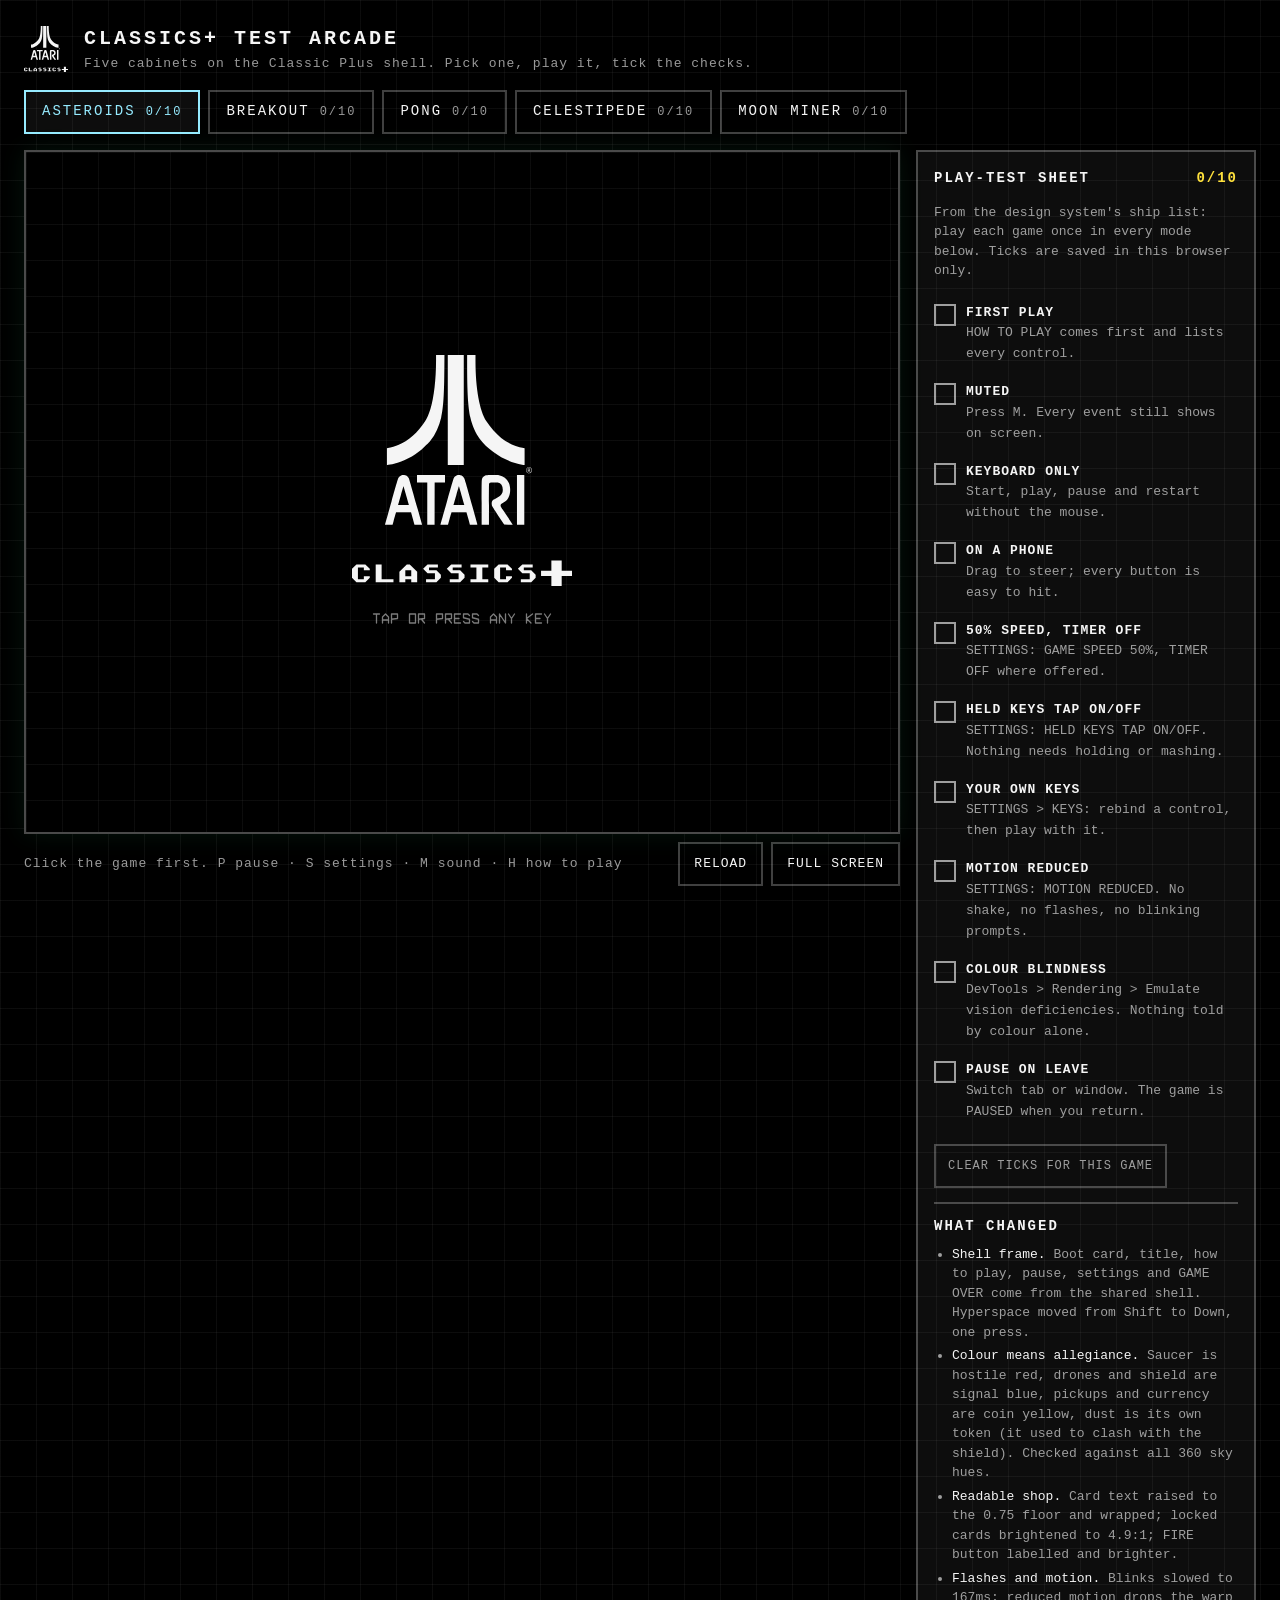
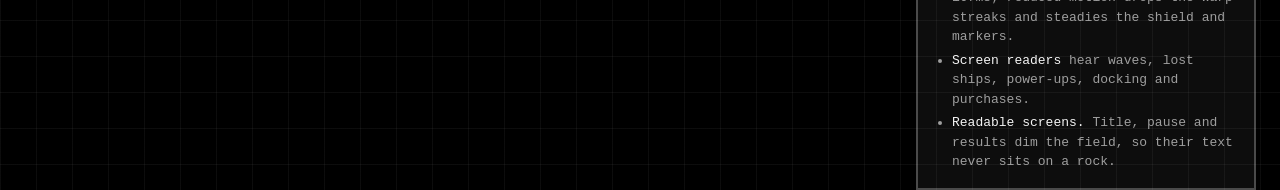
<file: index.html>
<!doctype html>
<html lang="en">
<head><meta charset="utf-8"><meta name="viewport" content="width=device-width, initial-scale=1, viewport-fit=cover">
<title>Classics+ Test Arcade</title>
<style>
/* Layout: a cabinet row. Game picker across the top, the live cabinet left, the play-test sheet right; stacks on phones.
   Single dark look on purpose: the Classic Plus system is light on near-black. Values are the kit's tokens. */
:root {
  color-scheme: dark;
  --void: #000000;
  --field-night: #14120c;
  --ink: #f5f5f5;
  --ink-muted: rgba(255, 255, 255, 0.6);
  --signal: rgb(150, 235, 255);
  --coin: rgb(255, 225, 60);
  --frame: #4a4a4a;
  --card: rgba(255, 255, 255, 0.05);
  --card-edge: rgba(255, 255, 255, 0.6);
  --card-edge-off: rgba(255, 255, 255, 0.25);
  --grid-intro: rgba(245, 245, 245, 0.05);
  --halo: 0 0 24px rgba(57, 255, 136, 0.08);
  --mono: "Courier New", Courier, monospace;
}
html, body { height: 100%; }
body {
  background-color: var(--void);
  background-image: linear-gradient(var(--grid-intro) 1px, transparent 1px), linear-gradient(90deg, var(--grid-intro) 1px, transparent 1px);
  background-size: 36px 36px;
  color: var(--ink); font-family: var(--mono); font-size: 15px; line-height: 1.5;
  padding-inline: 16px; padding-block: 16px 24px; box-sizing: border-box;
}
* { box-sizing: border-box; }
.wrap { max-width: 1280px; margin: 0 auto; display: flex; flex-direction: column; gap: 16px; }

header { display: flex; align-items: center; gap: 16px; flex-wrap: wrap; }
header img { width: 44px; height: auto; display: block; }
h1 { margin: 0; font-size: 20px; letter-spacing: 3px; text-transform: uppercase; font-weight: 700; }
.sub { margin: 0; color: var(--ink-muted); font-size: 13px; letter-spacing: 1px; }

nav { display: flex; gap: 8px; flex-wrap: wrap; }
nav button {
  font: inherit; font-size: 14px; letter-spacing: 2px; text-transform: uppercase;
  min-height: 44px; padding: 0 16px; border-radius: 0; cursor: pointer;
  background: transparent; color: var(--ink); border: 2px solid var(--card-edge-off);
  display: inline-flex; align-items: center; gap: 10px;
}
nav button:hover { border-color: var(--card-edge); }
nav button[aria-selected="true"] { border-color: var(--signal); color: var(--signal); background: var(--card); }
nav button:focus-visible, .stage-tools button:focus-visible, .sheet input:focus-visible + span, a:focus-visible { outline: 2px solid var(--coin); outline-offset: 2px; }
.count { font-size: 12px; color: var(--ink-muted); font-variant-numeric: tabular-nums; }
nav button[aria-selected="true"] .count { color: var(--signal); }

main { display: grid; grid-template-columns: minmax(0, 1fr) 340px; gap: 16px; align-items: start; }
@media (max-width: 900px) { main { grid-template-columns: minmax(0, 1fr); } }

.stage { display: flex; flex-direction: column; gap: 8px; min-width: 0; }
.screen {
  position: relative; width: 100%; background: var(--void);
  border: 2px solid var(--frame); box-shadow: var(--halo);
  height: min(76vh, 720px); min-height: 420px;
}
/* One cabinet for every game: same size and place whichever tab is open; a portrait game letterboxes inside it. */
.screen iframe { position: absolute; inset: 0; width: 100%; height: 100%; border: 0; display: block; background: var(--void); }
.stage-tools { display: flex; gap: 8px; flex-wrap: wrap; align-items: center; justify-content: space-between; color: var(--ink-muted); font-size: 13px; }
.stage-tools .keys { letter-spacing: 1px; }
.stage-tools button, .stage-tools a {
  font: inherit; font-size: 13px; letter-spacing: 1px; text-transform: uppercase; min-height: 44px; padding: 0 14px;
  background: transparent; color: var(--ink); border: 2px solid var(--card-edge-off); border-radius: 0; cursor: pointer;
  display: inline-flex; align-items: center; text-decoration: none;
}
.stage-tools button:hover, .stage-tools a:hover { border-color: var(--card-edge); }
.tools-r { display: flex; gap: 8px; flex-wrap: wrap; }

.sheet { background: var(--card); border: 2px solid var(--card-edge-off); padding: 16px; display: flex; flex-direction: column; gap: 14px; min-width: 0; }
.sheet h2 { margin: 0; font-size: 14px; letter-spacing: 2px; text-transform: uppercase; display: flex; justify-content: space-between; gap: 8px; }
.sheet h2 .tally { color: var(--coin); font-variant-numeric: tabular-nums; }
.sheet p { margin: 0; color: var(--ink-muted); font-size: 13px; }
.sheet ol { list-style: none; margin: 0; padding: 0; display: flex; flex-direction: column; gap: 2px; }
.sheet label { display: grid; grid-template-columns: 22px minmax(0, 1fr); gap: 10px; align-items: start; min-height: 44px; padding: 8px 0; cursor: pointer; font-size: 14px; }
.sheet input { position: absolute; opacity: 0; width: 1px; height: 1px; }
.box { width: 22px; height: 22px; border: 2px solid var(--card-edge); display: grid; place-items: center; font-size: 15px; line-height: 1; color: var(--void); margin-top: 1px; }
.sheet input:checked + .box { background: var(--signal); border-color: var(--signal); }
.sheet input:checked + .box::after { content: "\2713"; font-weight: 700; }
.sheet input:checked ~ .txt b { color: var(--signal); }
.txt b { display: block; font-weight: 700; letter-spacing: 1px; text-transform: uppercase; font-size: 13px; }
.txt span { color: var(--ink-muted); font-size: 13px; }
.notes { border-top: 2px solid var(--card-edge-off); padding-top: 12px; display: flex; flex-direction: column; gap: 8px; }
.notes ul { margin: 0; padding-left: 18px; font-size: 13px; color: var(--ink-muted); display: flex; flex-direction: column; gap: 4px; }
.notes li b { color: var(--ink); font-weight: 400; }
.reset { align-self: flex-start; font: inherit; font-size: 12px; letter-spacing: 1px; text-transform: uppercase; min-height: 44px; padding: 0 12px; background: transparent; color: var(--ink-muted); border: 2px solid var(--card-edge-off); border-radius: 0; cursor: pointer; }
.reset:hover { color: var(--ink); border-color: var(--card-edge); }
.sr { position: absolute; width: 1px; height: 1px; overflow: hidden; clip: rect(0 0 0 0); white-space: nowrap; }
</style>
</head>
<body>

<div class="wrap">
  <header>
    <img src="kit/logo.svg" alt="Classics+ logo">
    <div>
      <h1>Classics+ Test Arcade</h1>
      <p class="sub">Five cabinets on the Classic Plus shell. Pick one, play it, tick the checks.</p>
    </div>
  </header>

  <nav role="tablist" aria-label="Games" id="tabs"></nav>

  <main>
    <section class="stage" aria-label="Game">
      <div class="screen" id="screen"><iframe id="frame" title="Game" allow="autoplay; fullscreen"></iframe></div>
      <div class="stage-tools">
        <span class="keys">Click the game first. P pause &middot; S settings &middot; M sound &middot; H how to play</span>
        <div class="tools-r">
          <button type="button" id="reload">Reload</button>
          <button type="button" id="full">Full screen</button>
        </div>
      </div>
    </section>

    <aside class="sheet" aria-labelledby="sheet-h">
      <h2 id="sheet-h"><span>Play-test sheet</span><span class="tally" id="tally">0/0</span></h2>
      <p>From the design system's ship list: play each game once in every mode below. Ticks are saved in this browser only.</p>
      <ol id="checks"></ol>
      <button type="button" class="reset" id="reset">Clear ticks for this game</button>
      <div class="notes">
        <h2><span>What changed</span></h2>
        <ul id="notes"></ul>
      </div>
    </aside>
  </main>
  <div class="sr" aria-live="polite" id="live"></div>
</div>

<script>
(function(){
var GAMES = [
  { id: 'asteroids', name: 'Asteroids', file: 'games/asteroids.html', shape: 'wide', notes: [] },
  { id: 'breakout', name: 'Breakout', file: 'games/breakout.html', shape: 'portrait', notes: [] },
  { id: 'pong', name: 'Pong', file: 'games/pong.html', shape: 'portrait', notes: [] },
  { id: 'celestipede', name: 'Celestipede', file: 'games/celestipede.html', shape: 'wide', notes: [] },
  { id: 'moonminer', name: 'Moon Miner', file: 'games/moonminer.html', shape: 'wide', notes: [] }
];
GAMES[1].notes = [
  '<b>Point notches.</b> Bricks show their value as notches: 1 yellow, 2 green, 3 orange, 4 red. Hard bricks get a frame, steel gets hatching. The design system now draws them for every brick wall.',
  '<b>Shell frame.</b> Boot card, title, how to play, pause, settings and results come from the shared shell. Steering and tap-on/off work for the paddle.',
  '<b>Game time.</b> Physics stepped at 60Hz on shell time: pause freezes everything and GAME SPEED slows it.',
  '<b>Poem narrator</b> back on, one line at a time, read to screen readers. Lost balls and AREA COMPLETE are announced too.',
  '<b>Catch meter.</b> Filled slots are now light grey at 4.5:1 on every sky step, empty ones an outline.'
];
GAMES[2].notes = [
  '<b>Shell frame.</b> The game&rsquo;s own title, serve prompt, game-over screen and initials table are gone; the shell handles them and saves your best score.',
  '<b>Contrast.</b> Checked on every step of the colour-cycling ground. The purple peg read 2.6:1 and is now the kit&rsquo;s hard-brick colour.',
  '<b>Smash beam</b> is stepped bars, not a gradient, and can fire at most about 3 times a second.',
  '<b>Game time.</b> No more setTimeout: serves, combos and effects freeze on pause and slow with GAME SPEED.',
  '<b>Screen readers</b> hear points, lives lost and combos.',
  '<b>Steering.</b> At 100% the paddle sits under your finger. At other STEERING settings a drag moves it by your finger&rsquo;s travel times the setting.'
];
GAMES[0].notes = [
  '<b>Shell frame.</b> Boot card, title, how to play, pause, settings and GAME OVER come from the shared shell. Hyperspace moved from Shift to Down, one press.',
  '<b>Colour means allegiance.</b> Saucer is hostile red, drones and shield are signal blue, pickups and currency are coin yellow, dust is its own token (it used to clash with the shield). Checked against all 360 sky hues.',
  '<b>Readable shop.</b> Card text raised to the 0.75 floor and wrapped; locked cards brightened to 4.9:1; FIRE button labelled and brighter.',
  '<b>Flashes and motion.</b> Blinks slowed to 167ms; reduced motion drops the warp streaks and steadies the shield and markers.',
  '<b>Screen readers</b> hear waves, lost ships, power-ups, docking and purchases.',
  '<b>Readable screens.</b> Title, pause and results dim the field, so their text never sits on a rock.'
];
GAMES[3].notes = [
  '<b>No mashing.</b> FIRE autofires while down; with HELD KEYS on TAP ON/OFF one press keeps firing. On touch it fires on its own and you only drag.',
  '<b>Never colour alone.</b> Pickups carry a letter (M R S W B C), buff bars are lettered, two-hit comets show a second diamond, weak queen segments crack.',
  '<b>Flashes.</b> Explosions no longer cycle colours at 24 a second and the beam no longer flickers. Reduced motion cuts shake and star drift.',
  '<b>Shell frame.</b> Its own title, pause, game-over, initials table, sound button and test buttons are gone; your old best score carries over.',
  '<b>Messages STAY</b> holds the wave banner until you press Space or tap.',
  '<b>Enemies look like enemies.</b> Both saucers are enemy red, never the player&rsquo;s blue. Colours were measured for colour blindness; the three close pairs are told apart by shape and letters.'
];
GAMES[4].notes = [
  '<b>Crashes end the run.</b> A crash or failed mission now goes to the shell&rsquo;s result screen; PLAY AGAIN retries the mission. Your campaign (map, credits, upgrades) is kept. N twice on the star map starts a new one.',
  '<b>Timer off</b> makes the drill clock stop for practice. <b>Messages STAY</b> holds the end-of-moon tally.',
  '<b>Never colour alone.</b> Gems carry marks by value, dug pads go grey and dashed, brittle decks are cracked, fuel says LOW.',
  '<b>Flashes.</b> Full-screen flashes are under 9% and at most 3 a second, and off under reduced motion, which also cuts shake and the post-casino double vision.',
  '<b>Controls.</b> S now opens settings, so WASD&rsquo;s S is gone; use Down. L leaves the shop or casino.',
  '<b>Two reds never mix.</b> On moons with saucers or lava, mistakes like LOW FUEL show in white with words and blinking. The glow was measured and toned down so text stays readable beside it.'
];
var CHECKS = [
  ['First play', 'HOW TO PLAY comes first and lists every control.'],
  ['Muted', 'Press M. Every event still shows on screen.'],
  ['Keyboard only', 'Start, play, pause and restart without the mouse.'],
  ['On a phone', 'Drag to steer; every button is easy to hit.'],
  ['50% speed, timer off', 'SETTINGS: GAME SPEED 50%, TIMER OFF where offered.'],
  ['Held keys tap on/off', 'SETTINGS: HELD KEYS TAP ON/OFF. Nothing needs holding or mashing.'],
  ['Your own keys', 'SETTINGS > KEYS: rebind a control, then play with it.'],
  ['Motion reduced', 'SETTINGS: MOTION REDUCED. No shake, no flashes, no blinking prompts.'],
  ['Colour blindness', 'DevTools > Rendering > Emulate vision deficiencies. Nothing told by colour alone.'],
  ['Pause on leave', 'Switch tab or window. The game is PAUSED when you return.']
];
function load(k, d){ try { var v = localStorage.getItem(k); return v ? JSON.parse(v) : d; } catch (e) { return d; } }
function save(k, v){ try { localStorage.setItem(k, JSON.stringify(v)); } catch (e) {} }
var ticks = load('cpta:ticks', {});
var current = null;
var tabs = document.getElementById('tabs'), frame = document.getElementById('frame'), screen = document.getElementById('screen');
var live = document.getElementById('live');

function done(id){ var t = ticks[id] || {}; var n = 0; for (var k in t) if (t[k]) n++; return n; }
function renderTabs(){
  tabs.innerHTML = '';
  GAMES.forEach(function(g){
    var b = document.createElement('button');
    b.type = 'button'; b.setAttribute('role', 'tab'); b.id = 'tab-' + g.id;
    b.setAttribute('aria-selected', current && current.id === g.id ? 'true' : 'false');
    b.innerHTML = '<span>' + g.name + '</span><span class="count">' + done(g.id) + '/' + CHECKS.length + '</span>';
    b.addEventListener('click', function(){ select(g.id, true); });
    tabs.appendChild(b);
  });
}
function renderSheet(){
  var ol = document.getElementById('checks'); ol.innerHTML = '';
  var t = ticks[current.id] || {};
  CHECKS.forEach(function(c, i){
    var li = document.createElement('li');
    li.innerHTML = '<label><input type="checkbox" id="chk-' + i + '"' + (t[i] ? ' checked' : '') + '><span class="box" aria-hidden="true"></span><span class="txt"><b>' + c[0] + '</b><span>' + c[1] + '</span></span></label>';
    li.querySelector('input').addEventListener('change', function(e){
      ticks[current.id] = ticks[current.id] || {}; ticks[current.id][i] = e.target.checked; save('cpta:ticks', ticks);
      renderTabs(); tally();
    });
    ol.appendChild(li);
  });
  var ul = document.getElementById('notes'); ul.innerHTML = '';
  current.notes.forEach(function(n){ var li = document.createElement('li'); li.innerHTML = n; ul.appendChild(li); });
  tally();
}
function tally(){ document.getElementById('tally').textContent = done(current.id) + '/' + CHECKS.length; }
function select(id, focusGame){
  current = GAMES.filter(function(g){ return g.id === id; })[0] || GAMES[0];
  save('cpta:game', current.id);
  frame.title = current.name;
  frame.src = current.file;
  renderTabs(); renderSheet();
  live.textContent = current.name + ' loaded.';
  if (focusGame) frame.addEventListener('load', function f(){ frame.removeEventListener('load', f); try { frame.contentWindow.focus(); } catch (e) {} });
}
document.getElementById('reload').addEventListener('click', function(){ frame.src = current.file; });
document.getElementById('full').addEventListener('click', function(){
  var el = screen; var p = el.requestFullscreen ? el.requestFullscreen() : null;
  if (p && p.catch) p.catch(function(){});
});
document.getElementById('reset').addEventListener('click', function(){ ticks[current.id] = {}; save('cpta:ticks', ticks); renderTabs(); renderSheet(); });
tabs.addEventListener('keydown', function(e){
  if (e.key !== 'ArrowRight' && e.key !== 'ArrowLeft') return;
  var i = GAMES.indexOf(current) + (e.key === 'ArrowRight' ? 1 : -1);
  i = (i + GAMES.length) % GAMES.length; select(GAMES[i].id); document.getElementById('tab-' + GAMES[i].id).focus();
});
var hash = (location.hash || '').slice(1);
select(GAMES.some(function(g){ return g.id === hash; }) ? hash : load('cpta:game', 'asteroids'));
})();
</script>
</body>
</html>
</file>
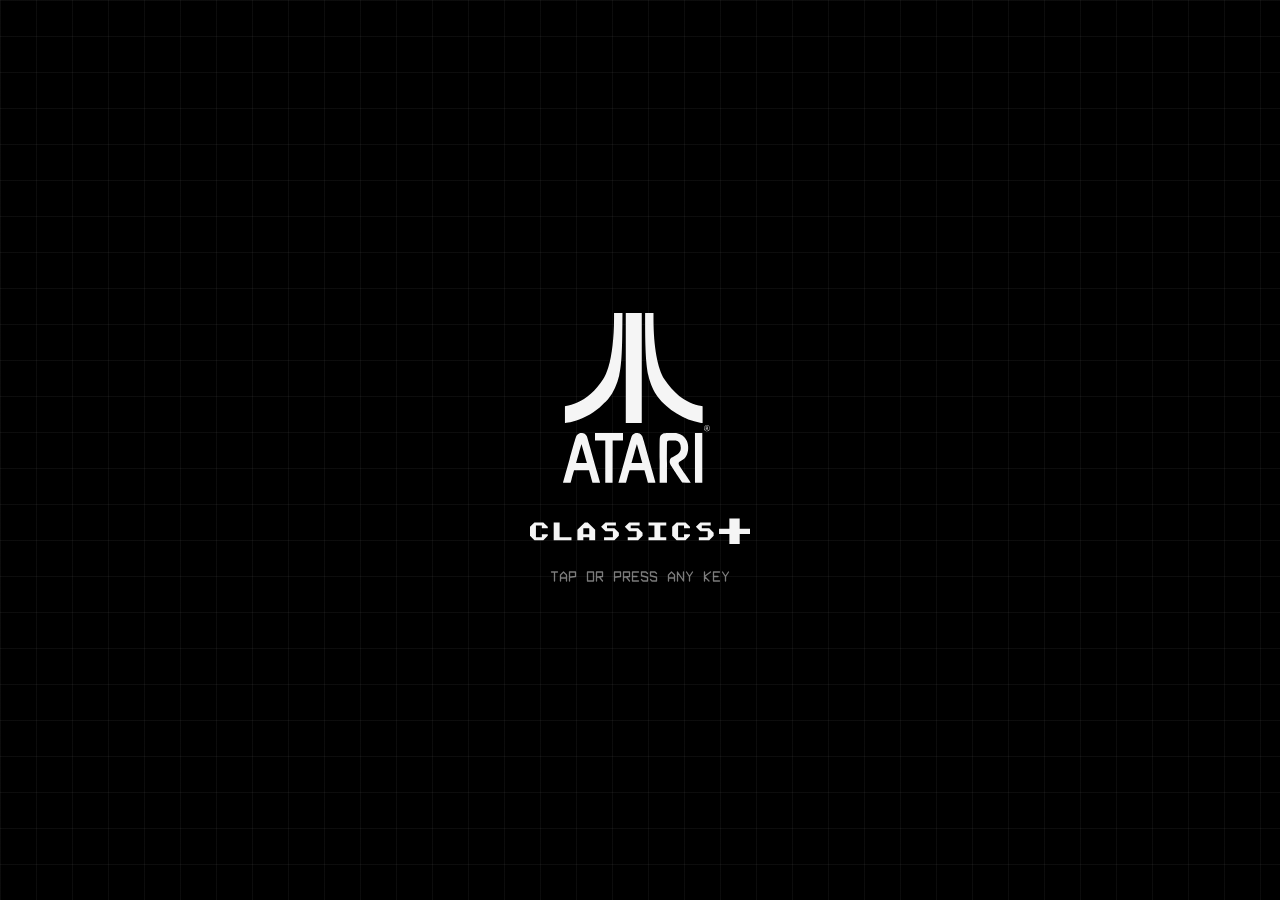
<file: games/asteroids.html>
<!DOCTYPE html>
<html lang="en">
<head>
<meta charset="UTF-8">
<meta name="viewport" content="width=device-width, initial-scale=1, maximum-scale=1, user-scalable=no, viewport-fit=cover">
<title>Asteroids</title>
<link rel="stylesheet" href="../kit/tokens.css">
<link rel="stylesheet" href="../kit/bundle.css">
<style>
  html, body { margin: 0; padding: 0; height: 100%; overflow: hidden; overscroll-behavior: none; background: var(--void); }
  /* The shell's 1px live region lands below the full-height stage; pin it inside so the page never overflows. */
  #game { outline: none; touch-action: none; -webkit-tap-highlight-color: transparent; }
</style>
</head>
<body>
<div id="wrap" class="cp-stage-wide">
  <canvas id="game" class="cp-canvas-wide" aria-label="Asteroids: arcade game field"></canvas>
</div>
<script src="../kit/bundle.js"></script>
<script>
(function() {
  // Classic Plus port: the frame (title, how to play, settings, pause, sound,
  // game over, restart) comes from ClassicPlus.createShell; the game keeps its
  // own rules, station and shop. All time runs on shell.tick, so pause and
  // GAME SPEED reach every clock.
  const CP = window.ClassicPlus;
  const COLORS = CP.COLORS;
  const canvas = document.getElementById('game');
  // The shell announces start, pause and the result; the game says its own events through the same live region.
  function say(text) { if (shell) shell.say(text); }
  function pad2(n) { return String(n).padStart(2, '0'); }
  let shell = null; // created at the bottom, once every function exists

  // Currency collected from yellow pickups - resets to zero each game over.
  let currency = 0;
  const ctx = canvas.getContext('2d');
  const wrapEl = document.getElementById('wrap');
  let W, H;

  function resizeCanvas() {
    // Cap the play area's absolute size so a big desktop monitor doesn't
    // just stretch the same fixed-size entities across a vastly larger
    // canvas (wide layout: up to 1000x800, letterboxed in void).
    const MAX_CANVAS_W = 1000;
    const MAX_CANVAS_H = 800;
    W = canvas.width = Math.max(1, Math.round(Math.min(wrapEl.clientWidth || window.innerWidth, MAX_CANVAS_W)));
    H = canvas.height = Math.max(1, Math.round(Math.min(wrapEl.clientHeight || window.innerHeight, MAX_CANVAS_H)));
    recomputeWarpConstants();
    recomputeUIScale();
    buildStars();
    clampEntitiesToBounds();
  }
  window.addEventListener('resize', resizeCanvas);
  window.addEventListener('orientationchange', resizeCanvas);
  const TWO_PI = Math.PI * 2;

  function rand(min, max) { return Math.random() * (max - min) + min; }
  function lerp(a, b, t) { return a + (b - a) * t; }
  function lerpAngle(a, b, t) {
    let diff = (b - a) % TWO_PI;
    if (diff > Math.PI) diff -= TWO_PI;
    if (diff < -Math.PI) diff += TWO_PI;
    return a + diff * t;
  }
  function smoothstep(t) { return t * t * (3 - 2 * t); }
  function wrap(obj) {
    if (obj.x < -obj.r) obj.x = W + obj.r;
    if (obj.x > W + obj.r) obj.x = -obj.r;
    if (obj.y < -obj.r) obj.y = H + obj.r;
    if (obj.y > H + obj.r) obj.y = -obj.r;
  }
  function dist(a, b) {
    const dx = a.x - b.x, dy = a.y - b.y;
    return Math.sqrt(dx*dx + dy*dy);
  }

  // ---------- Sound: the kit synth (volume and mute come from the shell) ----------
  const syn = CP.createSynth();
  const sfx = Object.assign({}, syn.sfx, {
    hyperspace: () => syn.beep(300, 0.15, 'sine', 0.1)
  });

  // ---------- Thrust hiss (filtered noise on the synth's context, scaled by VOLUME, silent when muted) ----------
  let thrustNodes = null;
  let thrustSoundOn = false;

  function ensureThrustNodes() {
    if (thrustNodes) return thrustNodes;
    const ac = syn.context();
    if (!ac) return null;
    try {
      const bufferSize = ac.sampleRate * 2;
      const buffer = ac.createBuffer(1, bufferSize, ac.sampleRate);
      const data = buffer.getChannelData(0);
      for (let i = 0; i < bufferSize; i++) data[i] = Math.random() * 2 - 1;

      const noise = ac.createBufferSource();
      noise.buffer = buffer;
      noise.loop = true;

      const filter = ac.createBiquadFilter();
      filter.type = 'bandpass';
      filter.frequency.value = 934;
      filter.Q.value = 0.5;

      const gain = ac.createGain();
      gain.gain.value = 0;

      noise.connect(filter);
      filter.connect(gain);
      gain.connect(ac.destination);
      noise.start();

      thrustNodes = { noise, filter, gain };
    } catch (e) {}
    return thrustNodes;
  }

  function setThrustSound(on) {
    const nodes = ensureThrustNodes();
    if (!nodes) return;
    const ac = syn.context();
    const now = ac.currentTime;
    nodes.gain.gain.cancelScheduledValues(now);
    nodes.gain.gain.setValueAtTime(nodes.gain.gain.value, now);
    nodes.filter.frequency.cancelScheduledValues(now);
    nodes.filter.frequency.setValueAtTime(nodes.filter.frequency.value, now);
    if (on && !syn.muted) {
      nodes.gain.gain.linearRampToValueAtTime(0.06 * syn.volume, now + 0.1);
      nodes.filter.frequency.linearRampToValueAtTime(2002, now + 0.2);
    } else {
      nodes.gain.gain.linearRampToValueAtTime(0, now + 0.3);
      nodes.filter.frequency.linearRampToValueAtTime(667, now + 0.3);
    }
  }
  function stopThrustSound() {
    if (thrustSoundOn) { setThrustSound(false); thrustSoundOn = false; }
  }
  // ---------- Game state ----------
  let ship, bullets, asteroids, particles, saucer, saucerBullets, trail, pickups;
  let score = 0, lives = 3, level = 1;
  let state = 'idle'; // idle (before the first start), playing, levelstart, approaching, docked, shop, gameover
  let rocksDestroyed = 0;
  let stateTimer = 0;
  let extraLifeScore = 10000;


  // dust gathering + buffs
  const DUST_THRESHOLD = 100;
  const BUFF_DURATION = 480; // 8 seconds at 60fps
  const MAGNET_RADIUS = 140;
  const MAGNET_SPEED_THRESHOLD = 2.2;
  const BUFF_TYPES = ['spread', 'rapid', 'shield'];
  const BUFF_NAMES = { spread: 'SPREAD SHOT', rapid: 'RAPID FIRE', shield: 'SHIELD' };
  const SHIELD_RADIUS_MULT = 3.4; // ship.r * this = shield ring radius (doubled from original)
  let dustCollected = 0;
  let activeBuff = null; // { type, timer }
  let nextBuffType = null; // queued up while dust collects toward the next activation

  // heartbeat pacing
  const HEARTBEAT_MAX_FRAMES = 55; // slowest pulse (level just started)
  const HEARTBEAT_MIN_FRAMES = 14; // fastest pulse (almost cleared)
  let initialAsteroidCount = 0;
  let heartbeatTimer = HEARTBEAT_MAX_FRAMES;
  let heartbeatToggle = false;

  // level-clear hyperspace transition
  const LEVEL_TRANSITION_FRAMES = 240;
  const WARP_FADE_START = 0.50; // fraction of transition duration where fly-in ends and fade-out begins
  const WARP_ASTEROID_SPAWN_T = 0.88; // spawn the new wave once streaks have mostly faded out
  const WARP_SHIP_MIN_SCALE = 0.20;
  const ASTEROID_FADE_IN_FRAMES = 60;
  let WARP_ORIGIN_X = 0;
  let WARP_ORIGIN_Y = 0; // recomputed on resize - the ship's known end position (screen center)
  let WARP_CENTER_MASK_RADIUS = 0; // no streaks at all inside this radius
  let WARP_OUTER_MIN = 0;
  let WARP_OUTER_MAX = 0; // out toward the corners
  function recomputeWarpConstants() {
    WARP_ORIGIN_X = W / 2;
    WARP_ORIGIN_Y = H / 2;
    WARP_CENTER_MASK_RADIUS = Math.min(W, H) * 0.20;
    WARP_OUTER_MIN = WARP_CENTER_MASK_RADIUS * 1.3;
    WARP_OUTER_MAX = Math.sqrt(W*W + H*H) / 2 * 1.05;
  }

  // HUD/menu text was sized for the game's original 900x700 reference canvas.
  // Now that the canvas matches the real screen (often much smaller in
  // absolute pixels on a phone), scale text/margins down to match, so it
  // doesn't look oversized on small screens or tiny on large ones.
  // Global glow reduction: every ctx.shadowBlur value in the game is
  // multiplied by this, so overall glow intensity can be tuned in one
  // place rather than hunting down dozens of individual values.
  const GLOW_SCALE = 0.55;
  let UI_SCALE = 1;
  // Asteroid density scale: a fixed asteroid count feels sparser the more
  // screen area there is to spread across, and denser (more frantic) the
  // less there is - especially along whichever axis is shortest. Scaling
  // count by actual screen area (relative to the ~700x700 reference this
  // game was tuned at) keeps density, and therefore intensity, consistent
  // across very different window shapes/sizes instead of just leaving a
  // wide short window naturally more cramped than a tall narrow one.
  let GAMEPLAY_SCALE = 1;
  function recomputeUIScale() {
    UI_SCALE = CP.uiScale(W, H);
    GAMEPLAY_SCALE = CP.gameplayScale(W, H);
  }
  const WARP_SPAWN_RATE = 13.2; // streaks spawned per frame at full intensity
  const WARP_GROW_FRAMES = 5;   // snaps to full length almost immediately
  const WARP_HOLD_FRAMES = 7;   // brief hold at full brightness/length
  const WARP_SHRINK_FRAMES = 18; // then contracts back to a point and fades
  const WARP_STREAK_LIFE = WARP_GROW_FRAMES + WARP_HOLD_FRAMES + WARP_SHRINK_FRAMES;
  let levelSpawnedThisTransition = false;
  let transitionShip = null; // { startX, startY, startAngle }
  let warpIntensity = 0;
  let warpStreaks = [];
  let warpSpawnAccumulator = 0;

  // ---------- Space station visits ----------
  // Every WAVES_UNTIL_STATION cleared waves, instead of a new asteroid field
  // the warp leads to the space station: fly in, dock, then spend currency
  // in the upgrade shop before the next wave begins.
  const WAVES_UNTIL_STATION = 4;
  let wavesSinceStation = 0;
  let pendingStationVisit = false;

  const STATION_SPIN_RATE = 0.0018;
  const STATION_SPIN_MULTIPLIER = 1;
  const ENGINE_PUSH_RADIUS_RATIO = 0.55;
  const ENGINE_PUSH_FORCE = 0.06;
  // The 4 corner engine shapes (Engine1/path60/Engine4/path62) at the
  // concave inner corners of the cross, where adjacent arms meet - computed
  // from each shape's centroid in the updated station SVG.
  const ENGINE_LOCAL_OFFSETS = [
    { x: -0.34779, y:  0.34778 }, // "Engine1" (bottom-left)
    { x: -0.34779, y: -0.34778 }, // "path60"  (top-left)
    { x:  0.34772, y:  0.34778 }, // "Engine4" (bottom-right)
    { x:  0.34772, y: -0.34778 }  // "path62"  (top-right)
  ];
  // Landing pads: the new station is a symmetric cross, so all 4 arm tips
  // are identical pads. Each pad is the outer half of its arm - from the
  // hub boundary out to the tip - defined here as ratios of the station's
  // own width (both come out to clean 0.25/0.5 given the source SVG's
  // exact 2:1 proportions).
  const PAD_HALF_WIDTH_RATIO = 0.25;   // half the arm's thickness
  const PAD_OUTER_DIST_RATIO = 0.5;    // distance from center to the arm tip
  const PAD_DEPTH_PX = 75;             // flat pixel depth (tuned previously, kept as-is regardless of station size)
  // 4 directions in the station's own local space, each as an outward unit
  // vector plus its perpendicular (for measuring how centered the ship is
  // across the opening).
  const STATION_PAD_DIRECTIONS = [
    { ox: 1, oy: 0, px: 0, py: 1 },   // right
    { ox: -1, oy: 0, px: 0, py: 1 },  // left
    { ox: 0, oy: 1, px: 1, py: 0 },   // bottom
    { ox: 0, oy: -1, px: 1, py: 0 }   // top
  ];
  // Collision hull: the union of the two body rects (a plus shape), so
  // being inside means being within the vertical bar's width OR the
  // horizontal bar's width - this matches STATION_BODY_RECTS almost
  // exactly, just expressed as ratios for the collision check.
  const STATION_HULL_HALF_THICKNESS_RATIO = 0.25;

  let station = null; // { x, y, width, alpha, angle, parked, arrival }
  let stationEngineSmoke = [];
  let stationDockFadeT = 0;
  let stationShopFadeT = 0;
  let stationShopMessage = '';
  let stationShopMessageTimer = 0;
  let stationSelectedCard = 0;
  let dockingResultText = '';


  function newShip() {
    return {
      x: W/2, y: H/2,
      vx: 0, vy: 0,
      angle: -Math.PI/2,
      r: 14,
      thrusting: false,
      canShoot: true,
      shootCooldown: 0,
      invincible: 120,
      blinkOn: true,
      hyperCooldown: 0,
      scale: 1
    };
  }

  function resetGame() {
    score = 0;
    lives = 3;
    level = 1;
    currency = 0;
    sky.hue = sky.start;
    rocksDestroyed = 0;
    ship = newShip();
    bullets = [];
    saucerBullets = [];
    particles = [];
    trail = [];
    pickups = [];
    saucer = null;
    extraLifeScore = 10000;
    dustCollected = 0;
    activeBuff = null;
    nextBuffType = pickRandomBuffType();
    wavesSinceStation = 0;
    pendingStationVisit = false;
    station = null;
    stationEngineSmoke = [];
    stationDockFadeT = 0;
    stationShopFadeT = 0;
    stationSelectedCard = 0;
    stationShopPage = 0;
    stationShopLine = '';
    dockingResultText = '';
    for (const u of UPGRADES) {
      if (u.type === 'onetime') u.owned = false;
      else { u.level = 0; u.purchasedThisVisit = false; }
    }
    missiles = [];
    totalShotsFired = 0;
    droneBaseAngle = 0;
    droneCooldowns = [0, 0, 0];
    startLevel();
  }

  function startLevel() {
    asteroids = [];
    const num = Math.max(1, Math.round((3 + level) * GAMEPLAY_SCALE));
    for (let i = 0; i < num; i++) {
      spawnAsteroid('large');
    }
    initialAsteroidCount = asteroids.length;
    heartbeatTimer = HEARTBEAT_MAX_FRAMES;
  }

  function spawnAsteroid(size, x, y) {
    let r;
    if (size === 'large') r = 45;
    else if (size === 'medium') r = 25;
    else r = 13;

    if (x === undefined) {
      // spawn away from ship
      do {
        x = rand(0, W);
        y = rand(0, H);
      } while (ship && dist({x,y}, ship) < 150);
    }

    const angle = rand(0, TWO_PI);
    const speedBase = size === 'large' ? 1 : size === 'medium' ? 1.6 : 2.4;
    const speed = rand(speedBase*0.5, speedBase);

    const verts = [];
    const vertCount = Math.floor(rand(8, 13));
    for (let i = 0; i < vertCount; i++) {
      verts.push(rand(0.75, 1.25));
    }

    asteroids.push({
      x, y, r, size,
      vx: Math.cos(angle) * speed,
      vy: Math.sin(angle) * speed,
      angle: rand(0, TWO_PI),
      spin: rand(-0.02, 0.02),
      verts,
      spawnTimer: 0
    });
  }

  function breakAsteroid(a) {
    const idx = asteroids.indexOf(a);
    if (idx >= 0) asteroids.splice(idx, 1);
    rocksDestroyed++;

    if (a.size === 'large') {
      score += 20; sfx.bangLarge();
      for (let i = 0; i < 2; i++) spawnAsteroid('medium', a.x, a.y);
    } else if (a.size === 'medium') {
      score += 50; sfx.bangMedium();
      for (let i = 0; i < 2; i++) spawnAsteroid('small', a.x, a.y);
    } else {
      score += 100; sfx.bangSmall();
    }
    spawnDebris(a.x, a.y, 16);
    maybeSpawnPickup(a.x, a.y);
    checkExtraLife();
    updateHud();

    checkLevelComplete();
  }

  function checkLevelComplete() {
    if (state === 'playing' && asteroids.length === 0 && !saucer) {
      state = 'levelstart';
      stateTimer = LEVEL_TRANSITION_FRAMES;
      level++;
      transitionShip = { startX: ship.x, startY: ship.y, startAngle: ship.angle };
      ship.vx = 0;
      ship.vy = 0;
      warpIntensity = 0;
      particles = [];
      trail = [];
      levelSpawnedThisTransition = false;
      activeBuff = null;
      warpStreaks = [];
      warpSpawnAccumulator = 3;
      bullets = [];
      saucerBullets = [];
      pickups = [];
      missiles = [];

      say('Wave ' + pad2(level - 1) + ' clear.');
      wavesSinceStation++;
      if (wavesSinceStation >= WAVES_UNTIL_STATION) {
        wavesSinceStation = 0;
        pendingStationVisit = true;
      } else {
        pendingStationVisit = false;
      }
    }
  }

  function checkExtraLife() {
    if (score >= extraLifeScore) {
      lives++;
      extraLifeScore += 10000;
      sfx.extraLife();
      say('Extra ship. ' + lives + ' ships.');
      updateHud();
    }
  }

  const MAX_PARTICLES = 500;

  function spawnDebris(x, y, count) {
    for (let i = 0; i < count; i++) {
      const angle = rand(0, TWO_PI);
      const speed = rand(1, 4.5);
      const life = rand(360, 700); // dust lingers for a long time
      particles.push({
        x, y,
        vx: Math.cos(angle)*speed,
        vy: Math.sin(angle)*speed,
        life: life,
        maxLife: life,
        size: rand(1, 3),
        r: 2.5
      });
    }
    // keep the total bounded so long-lived dust doesn't accumulate forever
    if (particles.length > MAX_PARTICLES) {
      particles.splice(0, particles.length - MAX_PARTICLES);
    }
  }

  function updateHud() {
    // HUD is drawn fresh from game state each frame in drawHud(); nothing to sync here.
  }

  // ---------- Saucer ----------
  let saucerTimer = 300;
  function maybeSpawnSaucer() {
    if (saucer) return;
    saucerTimer--;
    if (saucerTimer <= 0) {
      const fromLeft = Math.random() < 0.5;
      saucer = {
        x: fromLeft ? -30 : W + 30,
        y: rand(80, H - 80),
        vx: fromLeft ? rand(1.5, 2.5) : -rand(1.5, 2.5),
        vy: 0,
        r: 32,
        shootTimer: 60,
        changeTimer: 90,
        large: Math.random() < 0.5
      };
      saucerTimer = rand(600, 1200);
    }
  }

  function updateSaucer() {
    if (!saucer) return;
    saucer.x += saucer.vx;
    saucer.changeTimer--;
    if (saucer.changeTimer <= 0) {
      saucer.vy = rand(-1.5, 1.5);
      saucer.changeTimer = rand(40, 90);
    }
    saucer.y += saucer.vy;
    if (saucer.y < 30) saucer.y = 30;
    if (saucer.y > H - 30) saucer.y = H - 30;

    saucer.shootTimer--;
    if (saucer.shootTimer <= 0) {
      saucer.shootTimer = rand(60, 100);
      sfx.saucer();
      let angle;
      if (saucer.large) {
        angle = rand(0, TWO_PI);
      } else {
        angle = Math.atan2(ship.y - saucer.y, ship.x - saucer.x) + rand(-0.2, 0.2);
      }
      saucerBullets.push({
        x: saucer.x, y: saucer.y,
        vx: Math.cos(angle) * 5,
        vy: Math.sin(angle) * 5,
        life: 90
      });
    }

    if (saucer.x < -50 || saucer.x > W + 50) {
      saucer = null;
      checkLevelComplete();
    }
  }

  // ---------- Input ----------
  // Flight keys are shell actions (rebindable, HELD KEYS can make them
  // tap-on/tap-off). The station shop is a menu: arrows, Enter and Space, plus
  // the player's own turn / thrust / fire keys. This listener is registered
  // before the shell's, so in the shop it sees the key first and keeps it.
  function shopKeyIntent(key) {
    const name = CP.keyName(key);
    if (key === 'arrowleft' || name === shell.keyFor('left')) return 'left';
    if (key === 'arrowright' || name === shell.keyFor('right')) return 'right';
    if (key === 'arrowup' || name === shell.keyFor('thrust')) return 'up';
    if (key === 'arrowdown' || name === shell.keyFor('hyper')) return 'down';
    if (key === 'enter' || key === ' ' || name === shell.keyFor('fire')) return 'select';
    return null;
  }
  window.addEventListener('keydown', (e) => {
    if (e.ctrlKey || e.metaKey || e.altKey) return;
    if (!shell || !shell.isPlaying() || state !== 'shop') return;
    const intent = shopKeyIntent((e.key || '').toLowerCase());
    if (!intent) return;
    e.preventDefault();
    e.stopImmediatePropagation();
    if (intent === 'select' && e.repeat) return;
    shopInput();
    shopNavigate(intent);
  }, true);
  // Clicking or tapping the canvas keeps keyboard focus on it (the page may sit in an iframe).
  canvas.addEventListener('pointerdown', () => canvas.focus({ preventScroll: true }), true);

  // With MESSAGES on STAY, a shop message holds until the player's next key or tap.
  function shopInput() {
    if (shell.messagesStay()) stationShopMessageTimer = 0;
  }

  function shopNavigate(intent) {
    const pageItems = currentPageUpgrades();
    const cols = 2, rows = 2;
    const hasPages = totalShopPages() > 1;
    const LEAVE_INDEX = pageItems.length; // slot right after this page's items
    const PREV_INDEX = pageItems.length + 1;
    const NEXT_INDEX = pageItems.length + 2;
    const last = pageItems.length - 1;

    if (intent === 'select') {
      if (stationSelectedCard === LEAVE_INDEX) leaveStationShop();
      else if (stationSelectedCard === PREV_INDEX) changeShopPage(-1);
      else if (stationSelectedCard === NEXT_INDEX) changeShopPage(1);
      else if (pageItems[stationSelectedCard]) purchaseUpgrade(pageItems[stationSelectedCard]);
      return;
    }
    if (stationSelectedCard === LEAVE_INDEX) {
      // only up/down are meaningful from the Leave slot (it spans the row)
      if (intent === 'up') stationSelectedCard = Math.min(last, (rows - 1) * cols);
      else if (intent === 'down') stationSelectedCard = 0;
      sayShopSelection();
      return;
    }
    if (stationSelectedCard === PREV_INDEX) {
      if (intent === 'right') stationSelectedCard = 0;
      else if (intent === 'down') stationSelectedCard = LEAVE_INDEX;
      sayShopSelection();
      return;
    }
    if (stationSelectedCard === NEXT_INDEX) {
      if (intent === 'left') stationSelectedCard = Math.min(last, 1);
      else if (intent === 'down') stationSelectedCard = LEAVE_INDEX;
      sayShopSelection();
      return;
    }

    let col = stationSelectedCard % cols;
    let row = Math.floor(stationSelectedCard / cols);
    if (intent === 'left') {
      if (col === 0 && hasPages) { stationSelectedCard = PREV_INDEX; sayShopSelection(); return; }
      col = (col - 1 + cols) % cols;
    } else if (intent === 'right') {
      if (col === cols - 1 && hasPages) { stationSelectedCard = NEXT_INDEX; sayShopSelection(); return; }
      col = (col + 1) % cols;
    } else if (intent === 'up') {
      row = (row - 1 + rows) % rows;
    } else if (intent === 'down') {
      if (row === rows - 1) { stationSelectedCard = LEAVE_INDEX; sayShopSelection(); return; }
      row++;
    }
    stationSelectedCard = Math.min(last, row * cols + col);
    sayShopSelection();
  }

  function sayShopSelection() {
    const pageItems = currentPageUpgrades();
    const i = stationSelectedCard;
    if (i === pageItems.length) { say('Leave.'); return; }
    if (i === pageItems.length + 1) { say('Previous page.'); return; }
    if (i === pageItems.length + 2) { say('Next page.'); return; }
    const u = pageItems[i];
    if (!u) return;
    const v = upgradeView(u);
    say(v.name.toLowerCase() + ', ' + v.desc.toLowerCase() + ', ' + (v.cost === null ? v.lockLabel.toLowerCase() : 'costs ' + v.cost + ', you have ' + currency) + '.');
  }

  // Drag-anywhere virtual joystick: wherever a finger first touches down
  // becomes the neutral center. Horizontal offset from that point steers
  // (analog - a slight drag turns slightly, a full drag turns at full
  // speed); dragging up thrusts (also analog); dragging down past a
  // threshold fires. No visible buttons - the whole canvas is the control
  // surface, and multiple simultaneous touches are supported.
  const DRAG_DEADZONE = 6;          // px of slack before any input registers
  const DRAG_TURN_RANGE = 55;       // px of horizontal drag for full turn speed
  const DRAG_THRUST_RANGE = 28;     // px dragged up for full thrust
  const DRAG_FIRE_THRESHOLD = 33;   // px dragged down to trigger fire (only used if USE_FIRE_BUTTON is false)
  // A dedicated on-screen fire button (bottom-left circle): any touch
  // currently positioned inside it fires, for as long as it's held,
  // regardless of how many other fingers are on screen doing other things.
  // That finger is purely for firing and doesn't also drive steering/thrust.
  // Set to false to revert to the original slide-down-to-fire gesture.
  const USE_FIRE_BUTTON = true;
  const dragPointers = new Map(); // pointerId -> {startX, startY, x, y, canvasX, canvasY}
  let dragTurnInput = 0;    // -1..1, analog
  let dragThrustInput = 0;  // 0..1, analog
  let dragFireActive = false;

  function clamp01(v) { return Math.max(0, Math.min(1, v)); }

  function canvasLocalXY(e) {
    // Raw screen pixels, not canvas-space: these coordinates are only ever
    // used as deltas (distance dragged), never as absolute in-game
    // positions, so keeping them in real screen pixels means the drag feel
    // stays consistent regardless of how much the canvas is scaled down
    // (e.g. a small portrait-mode display).
    const rect = canvas.getBoundingClientRect();
    return { x: e.clientX - rect.left, y: e.clientY - rect.top };
  }
  function canvasSpaceXY(e) {
    // Absolute canvas-space coordinates (matching W/H), for UI hit-testing
    // like shop cards, where actual position (not just delta) matters.
    const rect = canvas.getBoundingClientRect();
    const scaleX = canvas.width / rect.width, scaleY = canvas.height / rect.height;
    return { x: (e.clientX - rect.left) * scaleX, y: (e.clientY - rect.top) * scaleY };
  }

  function isInFireButton(canvasX, canvasY) {
    const g = fireGeometry();
    return Math.hypot(canvasX - g.cx, canvasY - g.cy) <= g.radius;
  }

  function recomputeDragInputs() {
    dragTurnInput = 0;
    dragThrustInput = 0;
    dragFireActive = false;
    for (const p of dragPointers.values()) {
      if (USE_FIRE_BUTTON && isTouchDevice) {
        if (isInFireButton(p.canvasX, p.canvasY)) {
          dragFireActive = true;
          continue; // dedicated fire finger - doesn't also drive steering
        }
      }

      const dx = p.x - p.startX;
      const dy = p.y - p.startY;

      if (Math.abs(dx) > DRAG_DEADZONE) {
        const magnitude = clamp01((Math.abs(dx) - DRAG_DEADZONE) / (DRAG_TURN_RANGE - DRAG_DEADZONE) * shell.steering());
        const signed = magnitude * Math.sign(dx);
        if (Math.abs(signed) > Math.abs(dragTurnInput)) dragTurnInput = signed;
      }
      if (dy < -DRAG_DEADZONE) {
        const upDist = -dy;
        const magnitude = clamp01((upDist - DRAG_DEADZONE) / (DRAG_THRUST_RANGE - DRAG_DEADZONE));
        if (magnitude > dragThrustInput) dragThrustInput = magnitude;
      }
      if (!USE_FIRE_BUTTON && dy > DRAG_FIRE_THRESHOLD) dragFireActive = true;
    }
  }

  // Static guess (device capability) as a sensible default before any real
  // input is observed; refined below by actual pointerType as the player
  // interacts, since capability alone is unreliable on hybrid devices
  // (e.g. a touchscreen laptop driven by mouse would still report as
  // touch-capable).
  let isTouchDevice = window.matchMedia('(pointer: coarse)').matches || navigator.maxTouchPoints > 0;

  canvas.addEventListener('pointerdown', (e) => {
    if (e.pointerType === 'touch') isTouchDevice = true;
    else if (e.pointerType === 'mouse') isTouchDevice = false;
    // The shell's capture listener has already taken taps on its own buttons and screens.
    if (!shell.isPlaying()) return;
    if (state === 'shop') {
      shopInput();
      const p = canvasSpaceXY(e);
      handleShopClick(p.x, p.y);
      return;
    }
    if (state !== 'playing' && state !== 'approaching') return;
    canvas.setPointerCapture(e.pointerId);
    const pos = canvasLocalXY(e);
    const cxy = canvasSpaceXY(e);
    dragPointers.set(e.pointerId, { startX: pos.x, startY: pos.y, x: pos.x, y: pos.y, canvasX: cxy.x, canvasY: cxy.y });
    recomputeDragInputs();
  });
  canvas.addEventListener('pointermove', (e) => {
    const p = dragPointers.get(e.pointerId);
    if (!p || !shell.isPlaying()) return;
    const pos = canvasLocalXY(e);
    const cxy = canvasSpaceXY(e);
    p.x = pos.x;
    p.y = pos.y;
    p.canvasX = cxy.x;
    p.canvasY = cxy.y;
    recomputeDragInputs();
  });
  function releaseDragPointer(e) {
    dragPointers.delete(e.pointerId);
    recomputeDragInputs();
  }
  canvas.addEventListener('pointerup', releaseDragPointer);
  canvas.addEventListener('pointercancel', releaseDragPointer);
  canvas.addEventListener('pointerleave', releaseDragPointer);

  // ---------- Update ----------
  // Base cooldowns in frames (60fps): normal fire is now deliberately slow,
  // so Fire Rate upgrades and the Rapid Fire buff both feel like a real,
  // noticeable change rather than a marginal tweak.
  const SHIP_BASE_COOLDOWN = 18;
  const SHIP_RAPID_COOLDOWN = 3;

  function fireBullet() {
    const spreadActive = activeBuff && activeBuff.type === 'spread';
    const rapidActive = activeBuff && activeBuff.type === 'rapid';
    const bulletsPerShot = spreadActive ? 3 : 1;
    const baseCooldown = rapidActive ? SHIP_RAPID_COOLDOWN : SHIP_BASE_COOLDOWN;
    const effectiveCooldown = Math.max(1, Math.round(baseCooldown * fireRateMultiplier()));
    const bulletLife = 60;
    // Steady-state bullet count at the CURRENT fire rate, plus headroom, so
    // the cap never binds during normal sustained fire (previously a flat
    // number that could exactly match, or fall below, the steady-state
    // count once Fire Rate upgrades sped things up further).
    const steadyState = Math.ceil((bulletLife / effectiveCooldown) * bulletsPerShot);
    const maxBullets = steadyState + 10;
    if (bullets.length >= maxBullets) return;

    const buffed = !!activeBuff;
    const angles = spreadActive ? [-0.22, 0, 0.22] : [0];
    for (const offset of angles) {
      const a = ship.angle + offset;
      const tipX = ship.x + Math.cos(a) * ship.r;
      const tipY = ship.y + Math.sin(a) * ship.r;
      bullets.push({
        x: tipX, y: tipY,
        vx: Math.cos(a) * 8 + ship.vx,
        vy: Math.sin(a) * 8 + ship.vy,
        life: bulletLife,
        buffed: buffed
      });
    }
    sfx.fire();
  }

  function killShip() {
    sfx.explodeShip();
    spawnDebris(ship.x, ship.y, 40);
    lives--;
    updateHud();
    stopThrustSound();
    if (lives <= 0) {
      state = 'gameover';
      stateTimer = 0;
      shell.setScore(score);
      shell.lose({ title: 'GAME OVER', lines: ['WAVE ' + pad2(level), rocksDestroyed + ' ROCKS DESTROYED'] });
    } else {
      ship = newShip();
      say('Ship lost. ' + lives + (lives === 1 ? ' ship' : ' ships') + ' left.');
    }
  }

  function updateShip() {
    let keyboardTurn = 0;
    if (shell.isDown('left')) keyboardTurn -= 1;
    if (shell.isDown('right')) keyboardTurn += 1;
    keyboardTurn *= shell.steering();
    const turnInput = Math.abs(keyboardTurn) >= Math.abs(dragTurnInput) ? keyboardTurn : dragTurnInput;
    ship.angle += turnInput * 0.06;

    const keyboardThrust = shell.isDown('thrust') ? 1 : 0;
    const thrustInput = Math.max(keyboardThrust, dragThrustInput);
    ship.thrusting = thrustInput > 0;

    if (ship.thrusting && !thrustSoundOn && !syn.muted) {
      setThrustSound(true);
      thrustSoundOn = true;
    } else if (!ship.thrusting && thrustSoundOn) {
      setThrustSound(false);
      thrustSoundOn = false;
    }

    if (ship.thrusting) {
      const thrustAccel = 0.12 * thrustMultiplier();
      ship.vx += Math.cos(ship.angle) * thrustAccel * thrustInput;
      ship.vy += Math.sin(ship.angle) * thrustAccel * thrustInput;

      // emit glowing exhaust particles from the engine, spread in a small cone
      const backX = ship.x - Math.cos(ship.angle) * ship.r * 0.6;
      const backY = ship.y - Math.sin(ship.angle) * ship.r * 0.6;
      for (let i = 0; i < 2; i++) {
        const spread = rand(-0.12, 0.12);
        const emitAngle = ship.angle + Math.PI + spread;
        const speed = rand(0.8, 1.6) * thrustInput;
        trail.push({
          x: backX, y: backY,
          vx: Math.cos(emitAngle) * speed + ship.vx * 0.4,
          vy: Math.sin(emitAngle) * speed + ship.vy * 0.4,
          life: rand(45, 70),
          maxLife: 70,
          size: rand(1.5, 3)
        });
      }
    }
    ship.vx *= 0.99;
    ship.vy *= 0.99;

    const speed = Math.sqrt(ship.vx*ship.vx + ship.vy*ship.vy);
    const maxSpeed = maxSpeedValue();
    if (speed > maxSpeed) {
      ship.vx = ship.vx / speed * maxSpeed;
      ship.vy = ship.vy / speed * maxSpeed;
    }

    ship.x += ship.vx;
    ship.y += ship.vy;
    wrap(ship);

    if (ship.shootCooldown > 0) ship.shootCooldown--;
    if ((shell.isDown('fire') || dragFireActive) && ship.shootCooldown <= 0) {
      fireBullet();
      const baseCooldown = (activeBuff && activeBuff.type === 'rapid') ? SHIP_RAPID_COOLDOWN : SHIP_BASE_COOLDOWN;
      const fireRateMult = fireRateMultiplier();
      ship.shootCooldown = Math.max(1, Math.round(baseCooldown * fireRateMult));
      totalShotsFired++;
      if (upgradeIsOwned('homing') && totalShotsFired % HOMING_MISSILE_EVERY_T1 === 0) {
        launchHomingMissile();
      }
      if (upgradeIsOwned('homing2') && totalShotsFired % HOMING_MISSILE_EVERY_T2 === 0) {
        launchHomingMissile();
      }
      if (upgradeIsOwned('homing3') && totalShotsFired % HOMING_MISSILE_EVERY_T3 === 0) {
        launchHomingMissile();
      }
    }

    if (ship.hyperCooldown > 0) ship.hyperCooldown--; // hyperspace itself is the 'hyper' action

    if (ship.invincible > 0) {
      ship.invincible--;
      ship.blinkOn = Math.floor(ship.invincible / 10) % 2 === 0;
    } else {
      ship.blinkOn = true;
    }
  }

  function updateBullets(arr) {
    for (let i = arr.length - 1; i >= 0; i--) {
      const b = arr[i];
      b.x += b.vx; b.y += b.vy;
      if (b.fadeOut !== undefined) {
        b.fadeOut--;
        if (b.fadeOut <= 0) { arr.splice(i, 1); continue; }
        continue;
      }
      b.life--;
      if (b.life <= 0) { arr.splice(i, 1); continue; }
      if (b.x < 0 || b.x > W || b.y < 0 || b.y > H) { arr.splice(i, 1); }
    }
  }

  function updateAsteroids() {
    for (const a of asteroids) {
      a.x += a.vx; a.y += a.vy;
      a.angle += a.spin;
      a.spawnTimer++;
      wrap(a);
    }
  }

  function updateParticles() {
    for (let i = particles.length - 1; i >= 0; i--) {
      const p = particles[i];
      p.x += p.vx; p.y += p.vy;
      p.vx *= 0.96; p.vy *= 0.96;
      p.life--;
      wrap(p);
      if (p.life <= 0) particles.splice(i, 1);
    }
  }

  function collectDust() {
    dustCollected++;
    sfx.collect();
    if (dustCollected >= DUST_THRESHOLD) {
      dustCollected = 0;
      triggerBuff();
    }
  }

  function pickRandomBuffType() {
    return BUFF_TYPES[Math.floor(rand(0, BUFF_TYPES.length))];
  }

  function triggerBuff() {
    if (!nextBuffType) nextBuffType = pickRandomBuffType();
    activeBuff = { type: nextBuffType, timer: Math.round(BUFF_DURATION * buffDurationMultiplier()) };
    sfx.buffUp();
    say(BUFF_NAMES[activeBuff.type].toLowerCase() + ' on.');
    nextBuffType = pickRandomBuffType();
  }

  // ---------- Pickups ----------
  // A rare bonus drop from destroyed asteroids/saucers: a chunky yellow
  // square, like a pong ball, distinct from the cyan dust particles.
  // Collecting one adds to the persistent currency, not score.
  const PICKUP_SPAWN_CHANCE = 0.08;
  const PICKUP_SIZE = 9;
  const PICKUP_LIFE = 360; // ~6 seconds before it despawns if uncollected
  const PICKUP_CURRENCY_VALUE_BASE = 10;
  const PICKUP_MAGNET_RADIUS = 130;
  const PICKUP_COLOR = '255,225,60';

  function maybeSpawnPickup(x, y) {
    if (Math.random() >= PICKUP_SPAWN_CHANCE) return;
    const angle = rand(0, TWO_PI);
    const speed = rand(0.3, 1);
    pickups.push({
      x, y,
      vx: Math.cos(angle) * speed,
      vy: Math.sin(angle) * speed,
      r: PICKUP_SIZE / 2,
      life: PICKUP_LIFE
    });
  }

  function updatePickups() {
    for (let i = pickups.length - 1; i >= 0; i--) {
      const p = pickups[i];

      if (ship) {
        const dx = ship.x - p.x, dy = ship.y - p.y;
        const distance = Math.sqrt(dx*dx + dy*dy) || 0.01;
        const effectiveRadius = PICKUP_MAGNET_RADIUS * magnetRadiusMultiplier();
        if (distance < effectiveRadius) {
          const pull = 0.5 * (1 - distance / effectiveRadius);
          p.vx += (dx / distance) * pull;
          p.vy += (dy / distance) * pull;
        }
      }

      p.x += p.vx;
      p.y += p.vy;
      p.life--;
      wrap(p);
      if (p.life <= 0) {
        pickups.splice(i, 1);
        continue;
      }
      if (ship && dist(ship, p) < ship.r + p.r) {
        pickups.splice(i, 1);
        currency += pickupValue();
        sfx.pickup();
        spawnDebris(p.x, p.y, 10);
      }
    }
  }

  // ---------- Upgrade shop ----------
  // Stackable upgrades can be bought again on a LATER visit (cost rises each
  // level), but only once per single visit. One-time upgrades (unlocks) can
  // only ever be bought once, period.
  const UPGRADES = [
    { id: 'firerate', name: 'FIRE RATE', type: 'stackable',
      baseCost: 60, costGrowth: 1.35, maxLevel: 8, level: 0, purchasedThisVisit: false,
      icon: 'fireRate', describe: (u) => '+' + Math.round((1 - Math.pow(0.9, u.level)) * 100) + '% (LV ' + u.level + ')' },
    { id: 'extralife', name: 'EXTRA LIFE', type: 'stackable',
      baseCost: 90, costGrowth: 1.25, maxLevel: 20, level: 0, purchasedThisVisit: false,
      icon: 'extraLife', describe: () => '+1 LIFE' },
    { id: 'thrustpower', name: 'THRUST POWER', type: 'stackable',
      baseCost: 50, costGrowth: 1.3, maxLevel: 8, level: 0, purchasedThisVisit: false,
      icon: 'thrust', describe: (u) => '+' + Math.round((Math.pow(1.15, u.level) - 1) * 100) + '% ACCEL' },
    { id: 'maxspeed', name: 'MAX SPEED', type: 'stackable',
      baseCost: 55, costGrowth: 1.3, maxLevel: 8, level: 0, purchasedThisVisit: false,
      icon: 'maxSpeed', describe: (u) => '+' + Math.round((Math.pow(1.1, u.level) - 1) * 100) + '% TOP SPEED' },
    { id: 'buffduration', name: 'BUFF DURATION', type: 'stackable',
      baseCost: 70, costGrowth: 1.3, maxLevel: 6, level: 0, purchasedThisVisit: false,
      icon: 'buffDuration', describe: (u) => '+' + Math.round((Math.pow(1.2, u.level) - 1) * 100) + '% LENGTH' },
    { id: 'magnetrange', name: 'DUST MAGNET', type: 'stackable',
      baseCost: 45, costGrowth: 1.3, maxLevel: 8, level: 0, purchasedThisVisit: false,
      icon: 'magnet', describe: (u) => '+' + Math.round((Math.pow(1.15, u.level) - 1) * 100) + '% RANGE' },
    { id: 'dustvalue', name: 'DUST VALUE', type: 'stackable',
      baseCost: 65, costGrowth: 1.3, maxLevel: 8, level: 0, purchasedThisVisit: false,
      icon: 'dustValue', describe: (u) => '+' + (2 * u.level) + ' PER PIXEL' },
    { id: 'homing', name: 'HOMING MISSILE', type: 'onetime',
      cost: 150, owned: false, icon: 'missile', describe: () => 'EVERY 20 SHOTS' },
    { id: 'homing2', name: 'HOMING MISSILE II', type: 'onetime', requires: 'homing',
      cost: 220, owned: false, icon: 'missile', describe: () => 'ALSO EVERY 15 SHOTS' },
    { id: 'homing3', name: 'HOMING MISSILE III', type: 'onetime', requires: 'homing2',
      cost: 320, owned: false, icon: 'missile', describe: () => 'ALSO EVERY 7 SHOTS' },
    { id: 'drone', name: 'DRONE', type: 'onetime',
      cost: 180, owned: false, icon: 'drone', describe: () => '1 DRONE, 1/4 RATE' },
    { id: 'drone2', name: 'DRONE II', type: 'onetime', requires: 'drone',
      cost: 250, owned: false, icon: 'drone', describe: () => '2 DRONES, 1/3 RATE' },
    { id: 'drone3', name: 'DRONE III', type: 'onetime', requires: 'drone2',
      cost: 350, owned: false, icon: 'drone', describe: () => '3 DRONES, 1/2 RATE' }
  ];

  function findUpgrade(id) { return UPGRADES.find(u => u.id === id); }
  function upgradeLevel(id) { const u = findUpgrade(id); return u ? (u.level || 0) : 0; }
  function upgradeIsOwned(id) { const u = findUpgrade(id); return u ? !!u.owned : false; }

  // ---------- Upgrade effect getters (used throughout gameplay) ----------
  function fireRateMultiplier() { return Math.pow(0.9, upgradeLevel('firerate')); }
  function thrustMultiplier() { return Math.pow(1.15, upgradeLevel('thrustpower')); }
  function maxSpeedValue() { return 7 * Math.pow(1.1, upgradeLevel('maxspeed')); }
  function buffDurationMultiplier() { return Math.pow(1.2, upgradeLevel('buffduration')); }
  function magnetRadiusMultiplier() { return Math.pow(1.15, upgradeLevel('magnetrange')); }
  function pickupValue() { return PICKUP_CURRENCY_VALUE_BASE + 2 * upgradeLevel('dustvalue'); }
  function droneCount() {
    if (upgradeIsOwned('drone3')) return 3;
    if (upgradeIsOwned('drone2')) return 2;
    if (upgradeIsOwned('drone')) return 1;
    return 0;
  }
  function droneFireRatio() {
    if (upgradeIsOwned('drone3')) return 2;
    if (upgradeIsOwned('drone2')) return 3;
    return 4;
  }

  function upgradeOwned(u) {
    return u.type === 'onetime' ? u.owned : u.purchasedThisVisit;
  }
  function upgradeCost(u) {
    if (u.type === 'onetime') {
      if (u.owned) return null;
      if (u.requires && !upgradeIsOwned(u.requires)) return null; // locked behind prerequisite
      return u.cost;
    }
    if (u.purchasedThisVisit) return null;
    if (u.level >= u.maxLevel) return null;
    return Math.round(u.baseCost * Math.pow(u.costGrowth, u.level));
  }
  function purchaseUpgrade(u) {
    const cost = upgradeCost(u);
    if (cost === null) return;
    if (currency < cost) {
      stationShopMessage = 'NOT ENOUGH CURRENCY';
      stationShopMessageTimer = 90;
      say('Not enough currency: ' + u.name.toLowerCase() + ' costs ' + cost + ', you have ' + currency + '.');
      return;
    }
    currency -= cost;
    if (u.type === 'onetime') {
      u.owned = true;
    } else {
      u.level++;
      u.purchasedThisVisit = true;
      if (u.id === 'extralife') lives++;
    }
    stationShopMessage = u.name + ' PURCHASED';
    stationShopMessageTimer = 90;
    say(u.name.toLowerCase() + ' purchased. ' + currency + ' left.');
    sfx.buffUp();
  }
  function resetShopVisitLimits() {
    for (const u of UPGRADES) {
      if (u.type === 'stackable') u.purchasedThisVisit = false;
    }
  }


  // ---------- Homing missile (upgrade) ----------
  const HOMING_MISSILE_EVERY_T1 = 20;
  const HOMING_MISSILE_EVERY_T2 = 15;
  const HOMING_MISSILE_EVERY_T3 = 7;
  const HOMING_MISSILE_TURN_RATE = 0.06;
  const HOMING_MISSILE_SPEED = 6;
  const HOMING_MISSILE_LIFE = 240;
  let totalShotsFired = 0;
  let missiles = [];

  function normalizeAngleDiff(a) {
    while (a > Math.PI) a -= TWO_PI;
    while (a < -Math.PI) a += TWO_PI;
    return a;
  }

  function pickMissileTarget() {
    const candidates = asteroids.slice();
    if (saucer) candidates.push(saucer);
    if (candidates.length === 0) return null;
    return candidates[Math.floor(rand(0, candidates.length))];
  }

  function launchHomingMissile() {
    const target = pickMissileTarget();
    if (!target) return;
    missiles.push({
      x: ship.x, y: ship.y,
      angle: ship.angle,
      target,
      life: HOMING_MISSILE_LIFE,
      trail: [],
      r: 4
    });
  }

  function updateMissiles() {
    for (let i = missiles.length - 1; i >= 0; i--) {
      const m = missiles[i];
      m.life--;
      const targetGone = !m.target || (asteroids.indexOf(m.target) === -1 && m.target !== saucer);
      if (targetGone) {
        m.target = pickMissileTarget();
      }
      if (m.life <= 0 || !m.target) { missiles.splice(i, 1); continue; }

      const desiredAngle = Math.atan2(m.target.y - m.y, m.target.x - m.x);
      const diff = normalizeAngleDiff(desiredAngle - m.angle);
      m.angle += Math.max(-HOMING_MISSILE_TURN_RATE, Math.min(HOMING_MISSILE_TURN_RATE, diff));

      m.trail.push({ x: m.x, y: m.y });
      if (m.trail.length > 12) m.trail.shift();

      m.x += Math.cos(m.angle) * HOMING_MISSILE_SPEED;
      m.y += Math.sin(m.angle) * HOMING_MISSILE_SPEED;
      wrap(m);

      for (const a of asteroids) {
        if (dist(m, a) < a.r) {
          missiles.splice(i, 1);
          breakAsteroid(a);
          break;
        }
      }
      if (missiles[i] !== m) continue; // consumed above
      if (saucer && dist(m, saucer) < saucer.r) {
        missiles.splice(i, 1);
        score += saucer.large ? 200 : 1000;
        updateHud();
        checkExtraLife();
        spawnDebris(saucer.x, saucer.y, 50);
        maybeSpawnPickup(saucer.x, saucer.y);
        sfx.bangMedium();
        saucer = null;
        checkLevelComplete();
      }
    }
  }

  function drawMissiles() {
    for (const m of missiles) {
      for (let i = 0; i < m.trail.length; i++) {
        const t = m.trail[i];
        const a = i / m.trail.length;
        ctx.fillStyle = 'rgba(255,150,60,' + (a*0.5).toFixed(2) + ')';
        ctx.fillRect(t.x-1.5, t.y-1.5, 3, 3);
      }
      ctx.save();
      ctx.translate(m.x, m.y);
      ctx.rotate(m.angle);
      ctx.strokeStyle = 'rgb(255,150,60)';
      ctx.shadowColor = 'rgb(255,150,60)';
      ctx.shadowBlur = 6 * GLOW_SCALE;
      ctx.lineWidth = 2;
      ctx.beginPath();
      ctx.moveTo(7, 0);
      ctx.lineTo(-5, 3.5);
      ctx.lineTo(-5, -3.5);
      ctx.closePath();
      ctx.stroke();
      ctx.restore();
    }
  }

  // ---------- Drone (upgrade) ----------
  const DRONE_ORBIT_RADIUS = 70;
  const DRONE_ORBIT_SPEED = 0.020;
  let droneBaseAngle = 0;
  let droneCooldowns = [0, 0, 0];

  function updateDrones() {
    const count = droneCount();
    if (count === 0 || !ship) return;
    droneBaseAngle += DRONE_ORBIT_SPEED;
    const ratio = droneFireRatio();
    for (let i = 0; i < count; i++) {
      const angle = droneBaseAngle + (TWO_PI / count) * i;
      const x = ship.x + Math.cos(angle) * DRONE_ORBIT_RADIUS;
      const y = ship.y + Math.sin(angle) * DRONE_ORBIT_RADIUS;

      if (droneCooldowns[i] > 0) droneCooldowns[i]--;
      if (droneCooldowns[i] <= 0) {
        const fireRateMult = fireRateMultiplier();
        const baseCooldown = (activeBuff && activeBuff.type === 'rapid') ? SHIP_RAPID_COOLDOWN : SHIP_BASE_COOLDOWN;
        droneCooldowns[i] = Math.max(1, Math.round(baseCooldown * fireRateMult)) * ratio;
        bullets.push({
          x, y,
          vx: Math.cos(angle) * 8, vy: Math.sin(angle) * 8,
          life: 60, buffed: false, fromDrone: true
        });
      }
    }
  }

  function drawDrones() {
    const count = droneCount();
    if (count === 0 || !ship) return;
    for (let i = 0; i < count; i++) {
      const angle = droneBaseAngle + (TWO_PI / count) * i;
      const x = ship.x + Math.cos(angle) * DRONE_ORBIT_RADIUS;
      const y = ship.y + Math.sin(angle) * DRONE_ORBIT_RADIUS;
      ctx.save();
      ctx.translate(x, y);
      ctx.strokeStyle = COLORS.signal;
      ctx.shadowColor = COLORS.signal;
      ctx.shadowBlur = 6 * GLOW_SCALE;
      ctx.lineWidth = 2;
      ctx.beginPath();
      ctx.arc(0, 0, 6, 0, TWO_PI);
      ctx.stroke();
      ctx.restore();
    }
  }


  function drawPickups() {
    for (const p of pickups) {
      // expiring pickups blink at most 3 times a second; steady under reduced motion
      const blink = p.life < 90 && !CP.motionReduced() ? (Math.floor(p.life / 10) % 2 === 0) : true;
      if (!blink) continue;
      ctx.save();
      ctx.fillStyle = 'rgb(' + PICKUP_COLOR + ')';
      ctx.shadowColor = 'rgb(' + PICKUP_COLOR + ')';
      ctx.shadowBlur = 8 * GLOW_SCALE;
      ctx.fillRect(Math.round(p.x - PICKUP_SIZE/2), Math.round(p.y - PICKUP_SIZE/2), PICKUP_SIZE, PICKUP_SIZE);
      ctx.restore();
    }
  }

  function resolveDustInteractions() {
    if (particles.length === 0) return;

    const shipSpeed = ship ? Math.sqrt(ship.vx*ship.vx + ship.vy*ship.vy) : 0;
    const magnetActive = state === 'playing' && ship && shipSpeed < MAGNET_SPEED_THRESHOLD;

    for (let i = particles.length - 1; i >= 0; i--) {
      const p = particles[i];

      if (state === 'playing' && ship) {
        const dx = ship.x - p.x;
        const dy = ship.y - p.y;
        const distSq = dx*dx + dy*dy;
        const distance = Math.sqrt(distSq) || 0.01;
        const effectiveMagnetRadius = MAGNET_RADIUS * magnetRadiusMultiplier();

        if (magnetActive && distance < effectiveMagnetRadius) {
          // slow ship: dust gets pulled in, stronger the closer it is
          const pull = 0.4 * (1 - distance / effectiveMagnetRadius);
          p.vx += (dx / distance) * pull;
          p.vy += (dy / distance) * pull;

          if (distance < ship.r * 0.9) {
            particles.splice(i, 1);
            collectDust();
            continue;
          }
        } else {
          // fast ship (or out of magnet range): just physically shove it aside
          const minDist = ship.r + p.r;
          if (distSq < minDist*minDist) {
            const nx = -dx / distance, ny = -dy / distance;
            const overlap = minDist - distance;
            p.x += nx * overlap;
            p.y += ny * overlap;
            p.vx += nx * 1.2 + ship.vx * 0.5;
            p.vy += ny * 1.2 + ship.vy * 0.5;
          }
        }
      }

      // asteroids always just physically push dust out of the way
      for (const a of asteroids) {
        const adx = p.x - a.x, ady = p.y - a.y;
        const minDist = a.r + p.r;
        const distSq2 = adx*adx + ady*ady;
        if (distSq2 < minDist*minDist) {
          const distance2 = Math.sqrt(distSq2) || 0.01;
          const nx = adx / distance2, ny = ady / distance2;
          const overlap = minDist - distance2;
          p.x += nx * overlap;
          p.y += ny * overlap;
          p.vx += nx * 1.2 + a.vx * 0.5;
          p.vy += ny * 1.2 + a.vy * 0.5;
        }
      }
    }
  }

  function updateTrail() {
    for (let i = trail.length - 1; i >= 0; i--) {
      const p = trail[i];
      p.x += p.vx; p.y += p.vy;
      p.vx *= 0.985; p.vy *= 0.985;
      p.life--;
      if (p.life <= 0) trail.splice(i, 1);
    }
  }

  function checkCollisions() {
    // bullets vs asteroids
    for (let i = bullets.length - 1; i >= 0; i--) {
      const b = bullets[i];
      for (let j = asteroids.length - 1; j >= 0; j--) {
        const a = asteroids[j];
        if (dist(b, a) < a.r) {
          bullets.splice(i, 1);
          breakAsteroid(a);
          break;
        }
      }
    }
    // bullets vs saucer
    if (saucer) {
      for (let i = bullets.length - 1; i >= 0; i--) {
        const b = bullets[i];
        if (dist(b, saucer) < saucer.r) {
          bullets.splice(i, 1);
          score += saucer.large ? 200 : 1000;
          updateHud();
          checkExtraLife();
          spawnDebris(saucer.x, saucer.y, 50);
          maybeSpawnPickup(saucer.x, saucer.y);
          sfx.bangMedium();
          saucer = null;
          checkLevelComplete();
          break;
        }
      }
    }
    // ship vs asteroids
    const spawnInvincible = ship.invincible > 0;
    const shieldBuffActive = !!(activeBuff && activeBuff.type === 'shield');
    const immune = spawnInvincible || shieldBuffActive;

    if (shieldBuffActive) {
      const shieldRadius = ship.r * SHIELD_RADIUS_MULT;
      for (let j = asteroids.length - 1; j >= 0; j--) {
        const a = asteroids[j];
        if (dist(ship, a) < a.r + shieldRadius) {
          breakAsteroid(a);
        }
      }
      if (saucer && dist(ship, saucer) < saucer.r + shieldRadius) {
        score += saucer.large ? 200 : 1000;
        updateHud();
        checkExtraLife();
        spawnDebris(saucer.x, saucer.y, 50);
        maybeSpawnPickup(saucer.x, saucer.y);
        sfx.bangMedium();
        saucer = null;
        checkLevelComplete();
      }
    }

    if (!immune) {
      for (const a of asteroids) {
        if (dist(ship, a) < a.r + ship.r * 0.6) {
          killShip();
          return;
        }
      }
      if (saucer && dist(ship, saucer) < saucer.r + ship.r * 0.6) {
        killShip();
        return;
      }
      for (let i = saucerBullets.length - 1; i >= 0; i--) {
        const b = saucerBullets[i];
        if (dist(ship, b) < ship.r) {
          saucerBullets.splice(i, 1);
          killShip();
          break;
        }
      }
    }
  }

  // ---------- Draw ----------
  function drawShip() {
    // Spawn invulnerability blinks (3 a second at most); under reduced motion the ship dims instead.
    const reduced = CP.motionReduced();
    if (!ship.blinkOn && !reduced) return;
    let shipAlpha = state === 'docked' ? (1 - stationDockFadeT) : (state === 'shop' ? 0 : 1);
    if (reduced && ship.invincible > 0) shipAlpha *= 0.55;
    if (shipAlpha <= 0.01) return;
    ctx.save();
    ctx.globalAlpha = shipAlpha;
    ctx.translate(ship.x, ship.y);

    if (activeBuff && activeBuff.type === 'shield') {
      const pulse = reduced ? 1 : 0.7 + 0.3 * Math.sin(shell.time * 1000 / 120);
      ctx.save();
      ctx.strokeStyle = 'rgba(150,235,255,' + pulse + ')';
      ctx.lineWidth = 2;
      ctx.shadowColor = 'rgba(150,235,255,1)';
      ctx.shadowBlur = 10 * GLOW_SCALE;
      ctx.beginPath();
      ctx.arc(0, 0, ship.r * SHIELD_RADIUS_MULT, 0, TWO_PI);
      ctx.stroke();
      ctx.restore();
    }

    ctx.rotate(ship.angle);
    ctx.scale(ship.scale, ship.scale);
    ctx.strokeStyle = '#fff';
    ctx.lineWidth = 2 / ship.scale;
    ctx.shadowColor = '#fff';
    ctx.shadowBlur = 8 * GLOW_SCALE;
    ctx.beginPath();
    ctx.moveTo(ship.r, 0);
    ctx.lineTo(-ship.r*0.7, ship.r*0.6);
    ctx.lineTo(-ship.r*0.4, 0);
    ctx.lineTo(-ship.r*0.7, -ship.r*0.6);
    ctx.closePath();
    ctx.stroke();
    ctx.restore();
  }

  function drawAsteroid(a) {
    ctx.save();
    ctx.translate(a.x, a.y);
    ctx.rotate(a.angle);
    ctx.globalAlpha = Math.min(1, a.spawnTimer / ASTEROID_FADE_IN_FRAMES);
    ctx.strokeStyle = '#fff';
    ctx.lineWidth = 2;
    ctx.shadowColor = '#fff';
    ctx.shadowBlur = 6 * GLOW_SCALE;
    ctx.beginPath();
    const n = a.verts.length;
    for (let i = 0; i < n; i++) {
      const ang = (i / n) * TWO_PI;
      const rr = a.r * a.verts[i];
      const px = Math.cos(ang) * rr;
      const py = Math.sin(ang) * rr;
      if (i === 0) ctx.moveTo(px, py);
      else ctx.lineTo(px, py);
    }
    ctx.closePath();
    ctx.stroke();
    ctx.restore();
  }

  const BULLET_FADE_FRAMES = 12;

  function drawBullets(arr, colorTriplet) {
    colorTriplet = colorTriplet || '255,255,255';
    ctx.save();
    ctx.shadowBlur = 6 * GLOW_SCALE;
    for (const b of arr) {
      const triplet = (b.buffed || b.fromDrone) ? '150,235,255' : colorTriplet;
      const alpha = b.fadeOut !== undefined ? Math.max(0, b.fadeOut / BULLET_FADE_FRAMES) : 1;
      const style = 'rgba(' + triplet + ',' + alpha.toFixed(3) + ')';
      ctx.fillStyle = style;
      ctx.shadowColor = style;
      ctx.beginPath();
      ctx.arc(b.x, b.y, 2, 0, TWO_PI);
      ctx.fill();
    }
    ctx.restore();
  }

  function drawTrail() {
    if (trail.length === 0) return;
    for (const p of trail) {
      const t = p.life / p.maxLife; // 1 = fresh, 0 = dying
      const size = Math.max(1, Math.round(p.size * (0.5 + t * 0.5)));
      ctx.fillStyle = 'rgba(255,255,255,' + t + ')';
      // snap to whole pixels for a crisp, hard-edged retro look
      ctx.fillRect(Math.round(p.x - size/2), Math.round(p.y - size/2), size, size);
    }
  }

  function drawParticles() {
    ctx.save();
    ctx.shadowColor = 'rgba(165,120,255,0.8)';
    ctx.shadowBlur = 4 * GLOW_SCALE;
    for (const p of particles) {
      const t = p.life / p.maxLife;
      const size = Math.max(1, Math.round(p.size * (0.5 + t * 0.5)));
      // dust token; fades no lower than 75% so it keeps 3:1 on every sky
      ctx.fillStyle = 'rgba(165,120,255,' + (0.75 + t * 0.25).toFixed(3) + ')';
      ctx.fillRect(Math.round(p.x - size/2), Math.round(p.y - size/2), size, size);
    }
    ctx.restore();
  }

  // New saucer design (from the uploaded SVG), drawn via Path2D so the
  // exact original path data is reused rather than hand-redrawn. Coordinates
  // are the SVG's raw local units, pre-transform - centered and scaled at
  // draw time to match the previous saucer's on-screen footprint.
  const SAUCER_PATHS = [
    "m 76.199996,110.06667 h 8.466667 l 4.233334,-1.95834 -4.233333,-2.27499 h -8.466666 l -4.233333,2.27499 z",
    "m 76.199996,105.83333 2.116667,-1.73601 h 4.233333 l 2.116667,1.73601 z",
    "m 77.196126,110.09995 0.539615,1.80789 h 5.395177 l 0.539615,-1.80789 z"
  ].map(d => new Path2D(d));
  const SAUCER_SRC_CENTER_X = 80.43;
  const SAUCER_SRC_CENTER_Y = 108.0;
  const SAUCER_SRC_WIDTH = 16.93; // bounding box width in the SVG's own units

  function drawSaucer() {
    if (!saucer) return;
    const scale = (saucer.r * 2) / SAUCER_SRC_WIDTH; // match previous saucer.r-based size
    ctx.save();
    ctx.translate(saucer.x, saucer.y);
    ctx.scale(scale, scale);
    ctx.translate(-SAUCER_SRC_CENTER_X, -SAUCER_SRC_CENTER_Y);
    ctx.strokeStyle = COLORS.hostile;
    ctx.lineWidth = 2 / scale;
    ctx.shadowColor = COLORS.hostile;
    ctx.shadowBlur = 6 * GLOW_SCALE / scale;
    for (const p of SAUCER_PATHS) ctx.stroke(p);
    ctx.restore();
  }

  // Space station design v2 (simplified cross/plus shape with 4 landing
  // pads, one per arm). Two overlapping rects form the cross body; four
  // small quadrilaterals at the concave inner corners are the engines; four
  // arrow shapes point at the pads purely as a visual cue (not used for
  // gameplay geometry, which is derived analytically below instead).
  const SPACE_STATION_SRC_CENTER_X = 115.7317, SPACE_STATION_SRC_CENTER_Y = 127.3619, SPACE_STATION_SRC_WIDTH = 41.6259;

  // Body: vertical bar + horizontal bar (already resolved to plain rects -
  // the horizontal one was a rotated copy of the same rect in the source).
  const STATION_BODY_RECTS = [
    { x: 105.3252, y: 106.54888, w: 20.81296, h: 41.625919 },   // vertical bar
    { x: 94.918701, y: 116.95538, w: 41.62592, h: 20.81296 }    // horizontal bar (post-rotation)
  ];
  // Small arrow markers pointing at each pad (decorative only).
  const SPACE_STATION_ARROW_PATHS = [
    "m 97.452968,122.15861 5.203252,5.20323 -5.203252,5.20324 z",   // left
    "m 120.93491,109.08317 -5.20322,5.20323 -5.20325,-5.20323 z",   // top
    "m 134.01035,132.56508 -5.20323,-5.20322 5.20323,-5.20325 z",   // right
    "m 110.52844,145.64052 5.20322,-5.20322 5.20325,5.20322 z"      // bottom
  ].map(d => new Path2D(d));
  // Small corner details at the concave inner corners (between arms).
  const SPACE_STATION_ENGINE_PATHS = [
    "m 100.88394,138.53033 -2.358222,3.51413 2.523342,2.52334 3.51413,-2.35822 z", // Engine1 (bottom-left)
    "m 100.88394,116.19339 -2.358222,-3.51413 2.523342,-2.52334 3.51413,2.35822 z", // path60 (top-left)
    "m 130.57938,138.53033 2.35825,3.51413 -2.52334,2.52334 -3.51416,-2.35822 z",   // Engine4 (bottom-right)
    "m 130.57938,116.19339 2.35825,-3.51413 -2.52334,-2.52334 -3.51416,2.35822 z"   // path62 (top-right)
  ].map(d => new Path2D(d));

  // True relative scale, computed directly from the SVG's own units.
  const STATION_TRUE_RATIO = SPACE_STATION_SRC_WIDTH / SAUCER_SRC_WIDTH;
  const STATION_SCALE_MULTIPLIER = 1.0;

  function drawSpaceStation(x, y, targetWidth, angle, color, alpha) {
    color = color || COLORS.station;
    alpha = alpha === undefined ? 1 : alpha;
    const scale = targetWidth / SPACE_STATION_SRC_WIDTH;
    ctx.save();
    ctx.globalAlpha = alpha;
    ctx.translate(x, y);
    ctx.rotate(angle || 0);
    ctx.scale(scale, scale);
    ctx.translate(-SPACE_STATION_SRC_CENTER_X, -SPACE_STATION_SRC_CENTER_Y);
    ctx.strokeStyle = color;
    ctx.lineWidth = 2 / scale;
    ctx.shadowColor = color;
    ctx.shadowBlur = 6 * GLOW_SCALE / scale;

    for (const r of STATION_BODY_RECTS) ctx.strokeRect(r.x, r.y, r.w, r.h);
    for (const p of SPACE_STATION_ARROW_PATHS) ctx.stroke(p);
    for (const p of SPACE_STATION_ENGINE_PATHS) ctx.stroke(p);

    ctx.restore();
  }

  // ---------- Station physics/logic ----------
  function stationLocalToWorld(st, lx, ly) {
    const c = Math.cos(st.angle), s = Math.sin(st.angle);
    return { x: st.x + lx*c - ly*s, y: st.y + lx*s + ly*c };
  }
  function worldToStationLocal(st, wx, wy) {
    const dx = wx - st.x, dy = wy - st.y;
    const c = Math.cos(-st.angle), s = Math.sin(-st.angle);
    return { x: dx*c - dy*s, y: dx*s + dy*c };
  }

  const SAUCER_DIAMETER_INGAME = 64; // matches the saucer's current in-game size (r=32)

  function beginStationApproach() {
    resetShopVisitLimits();
    stationShopPage = 0;
    stationShopLine = SHOP_ONE_LINERS[Math.floor(rand(0, SHOP_ONE_LINERS.length))];
    const stationWidth = SAUCER_DIAMETER_INGAME * STATION_TRUE_RATIO * STATION_SCALE_MULTIPLIER;

    const margin = stationWidth * 0.6;
    const edge = Math.floor(rand(0, 4));
    let startX, startY;
    if (edge === 0)      { startX = rand(0, W); startY = -margin; }
    else if (edge === 1) { startX = W + margin; startY = rand(0, H); }
    else if (edge === 2) { startX = rand(0, W); startY = H + margin; }
    else                 { startX = -margin; startY = rand(0, H); }

    const parkAngle = rand(0, TWO_PI);
    const parkDist = stationWidth * rand(0.35, 0.55);
    const parkX = W/2 + Math.cos(parkAngle) * parkDist;
    const parkY = H/2 + Math.sin(parkAngle) * parkDist;

    station = {
      x: startX, y: startY,
      width: stationWidth,
      alpha: 0,
      angle: rand(0, TWO_PI),
      parked: false,
      arrival: { startX, startY, parkX, parkY, timer: 0, totalFrames: 1260 }
    };
    stationEngineSmoke = [];
    stationDockFadeT = 0;
    stationShopFadeT = 0;
    stationSelectedCard = 0;
    ship.vx = 0; ship.vy = 0;
  }

  function updateStationArrival() {
    if (!station.parked) {
      const a = station.arrival;
      a.timer++;
      const t = Math.min(1, a.timer / a.totalFrames);
      const eased = 1 - Math.pow(1 - t, 3);
      station.x = lerp(a.startX, a.parkX, eased);
      station.y = lerp(a.startY, a.parkY, eased);
      if (t >= 1) station.parked = true;
    }
    if (station.alpha < 1) station.alpha += 0.05;
    station.angle += STATION_SPIN_RATE * STATION_SPIN_MULTIPLIER;
  }

  function updateStationEnginePush() {
    if (!station || !ship) return;
    const pushRadius = station.width * ENGINE_PUSH_RADIUS_RATIO;
    for (const e of ENGINE_LOCAL_OFFSETS) {
      const lx = e.x * station.width, ly = e.y * station.width;
      const worldPos = stationLocalToWorld(station, lx, ly);
      const dx = ship.x - worldPos.x, dy = ship.y - worldPos.y;
      const d = Math.hypot(dx, dy) || 0.001;
      if (d < pushRadius) {
        const strength = ENGINE_PUSH_FORCE * (1 - d / pushRadius);
        ship.vx += (dx / d) * strength;
        ship.vy += (dy / d) * strength;
      }
    }
  }

  function updateStationEngineSmoke() {
    if (!station) return;
    for (const e of ENGINE_LOCAL_OFFSETS) {
      const lx = e.x * station.width, ly = e.y * station.width;
      const worldPos = stationLocalToWorld(station, lx, ly);
      const dirLen = Math.hypot(lx, ly) || 1;
      const c = Math.cos(station.angle), s = Math.sin(station.angle);
      const outX = (lx/dirLen)*c - (ly/dirLen)*s;
      const outY = (lx/dirLen)*s + (ly/dirLen)*c;
      if (Math.random() < 0.7) {
        stationEngineSmoke.push({
          x: worldPos.x, y: worldPos.y,
          vx: outX * rand(1.4, 2.4), vy: outY * rand(1.4, 2.4),
          life: rand(70, 120), maxLife: 120,
          size: rand(2, 4)
        });
      }
    }
    for (let i = stationEngineSmoke.length - 1; i >= 0; i--) {
      const p = stationEngineSmoke[i];
      p.x += p.vx; p.y += p.vy;
      p.vx *= 0.995; p.vy *= 0.995;
      p.life--;
      if (p.life <= 0) stationEngineSmoke.splice(i, 1);
    }
  }

  function drawStationEngineSmoke() {
    for (const p of stationEngineSmoke) {
      const t = p.life / p.maxLife;
      const size = Math.max(1, Math.round(p.size * (0.5 + t*0.5)));
      ctx.fillStyle = 'rgba(210,210,220,' + (t*0.5).toFixed(3) + ')';
      ctx.fillRect(Math.round(p.x - size/2), Math.round(p.y - size/2), size, size);
    }
  }

  function isInAnyPadChannel(local) {
    const halfWidthPx = station.width * PAD_HALF_WIDTH_RATIO;
    const outerDistPx = station.width * PAD_OUTER_DIST_RATIO;
    const depthPx = PAD_DEPTH_PX;
    for (const d of STATION_PAD_DIRECTIONS) {
      const along = local.x*d.ox + local.y*d.oy;
      const across = local.x*d.px + local.y*d.py;
      if (Math.abs(across) < halfWidthPx && along > (outerDistPx - depthPx)) return true;
    }
    return false;
  }

  function rectPushOut(local, halfW, halfH, r) {
    // Minimum-translation push to get a circle of radius r fully outside a
    // rect centered on the origin - handles both "just touching the edge"
    // and "center already inside" cases via the same min-penetration logic.
    const ex = halfW + r, ey = halfH + r;
    if (Math.abs(local.x) > ex || Math.abs(local.y) > ey) return null;
    const penRight = ex - local.x, penLeft = local.x + ex;
    const penBottom = ey - local.y, penTop = local.y + ey;
    const minPen = Math.min(penRight, penLeft, penBottom, penTop);
    if (minPen === penRight) return { x: penRight, y: 0 };
    if (minPen === penLeft) return { x: -penLeft, y: 0 };
    if (minPen === penBottom) return { x: 0, y: penBottom };
    return { x: 0, y: -penTop };
  }

  function checkStationHullCollision() {
    if (!station || !ship) return;
    const local = worldToStationLocal(station, ship.x, ship.y);
    if (isInAnyPadChannel(local)) return; // free to fly through any of the 4 pad openings

    const halfThick = station.width * STATION_HULL_HALF_THICKNESS_RATIO;
    const outerDist = station.width * PAD_OUTER_DIST_RATIO;

    const pushVert = rectPushOut(local, halfThick, outerDist, ship.r);  // vertical bar
    const pushHoriz = rectPushOut(local, outerDist, halfThick, ship.r); // horizontal bar

    let push = null;
    if (pushVert && pushHoriz) {
      const m1 = Math.hypot(pushVert.x, pushVert.y), m2 = Math.hypot(pushHoriz.x, pushHoriz.y);
      push = m1 < m2 ? pushVert : pushHoriz;
    } else {
      push = pushVert || pushHoriz;
    }
    if (!push) return;

    const c = Math.cos(station.angle), s = Math.sin(station.angle);
    const worldPushX = push.x*c - push.y*s, worldPushY = push.x*s + push.y*c;
    ship.x += worldPushX;
    ship.y += worldPushY;
    const pushLen = Math.hypot(worldPushX, worldPushY) || 1;
    const nx = worldPushX/pushLen, ny = worldPushY/pushLen;
    const vDotN = ship.vx*nx + ship.vy*ny;
    if (vDotN < 0) { ship.vx -= vDotN*nx; ship.vy -= vDotN*ny; }
  }

  function checkStationDocking() {
    if (!station) return;
    const local = worldToStationLocal(station, ship.x, ship.y);
    const halfWidthPx = station.width * PAD_HALF_WIDTH_RATIO;
    const outerDistPx = station.width * PAD_OUTER_DIST_RATIO;
    const depthPx = PAD_DEPTH_PX;
    for (const d of STATION_PAD_DIRECTIONS) {
      const along = local.x*d.ox + local.y*d.oy;
      const across = local.x*d.px + local.y*d.py;
      const withinAcross = Math.abs(across) < halfWidthPx;
      const withinAlong = along < outerDistPx + 15 && along > (outerDistPx - depthPx);
      if (withinAcross && withinAlong && along < (outerDistPx - depthPx * 0.5)) {
        state = 'docked';
        stationDockFadeT = 0;
        dockingResultText = 'DOCKED';
        say('Docked.');
        return;
      }
    }
  }

  function drawStationOpeningMarker() {
    if (!station) return;
    const halfWidthPx = station.width * PAD_HALF_WIDTH_RATIO;
    const outerDistPx = station.width * PAD_OUTER_DIST_RATIO;
    // marker-blink 260ms on game time; steady under reduced motion
    const blinkOn = CP.motionReduced() || Math.floor(shell.time * 1000 / 260) % 2 === 0;
    const alpha = blinkOn ? 1 : 0.08;
    ctx.save();
    ctx.strokeStyle = 'rgba(150,235,255,' + alpha.toFixed(2) + ')';
    ctx.shadowColor = 'rgba(150,235,255,1)';
    ctx.shadowBlur = (blinkOn ? 18 : 4) * GLOW_SCALE;
    ctx.lineWidth = 4;
    for (const d of STATION_PAD_DIRECTIONS) {
      const cx = d.ox * outerDistPx, cy = d.oy * outerDistPx;
      const p1 = stationLocalToWorld(station, cx - d.px*halfWidthPx, cy - d.py*halfWidthPx);
      const p2 = stationLocalToWorld(station, cx + d.px*halfWidthPx, cy + d.py*halfWidthPx);
      ctx.beginPath();
      ctx.moveTo(p1.x, p1.y);
      ctx.lineTo(p2.x, p2.y);
      ctx.stroke();
    }
    ctx.restore();
  }

  function stationColor() {
    if (state === 'shop') return '#fff';
    if (state !== 'docked' || stationDockFadeT <= 0) return COLORS.station;
    const r = Math.round(lerp(90, 255, stationDockFadeT));
    const g = Math.round(lerp(135, 255, stationDockFadeT));
    const b = Math.round(lerp(135, 255, stationDockFadeT));
    return 'rgb(' + r + ',' + g + ',' + b + ')';
  }


  // Vector text: the kit's Asteroids font, scaled and glowing with UI_SCALE.
  function vtext(str, x, y, size, opts) {
    opts = Object.assign({ uiScale: UI_SCALE }, opts || {});
    CP.drawVectorText(ctx, str, x, y, size, opts);
  }

  function drawStars() {
    for (const s of stars) {
      const twinkle = 0.5 + 0.5 * Math.sin(s.phase);
      const alpha = s.baseAlpha * (0.4 + 0.6 * twinkle);
      ctx.fillStyle = 'rgba(255,255,255,' + alpha.toFixed(3) + ')';
      ctx.fillRect(s.x, s.y, s.size, s.size);
    }
  }

  // Each streak lives at a fixed radial position (it doesn't travel) - it
  // snaps to full length almost instantly, holds briefly, then contracts
  // back to a point while fading, matching the classic lightspeed-jump look.
  // Fully independent of the background starfield, which never moves here.
  function spawnWarpStreaks(intensity) {
    warpSpawnAccumulator += intensity * WARP_SPAWN_RATE;
    while (warpSpawnAccumulator >= 1) {
      warpSpawnAccumulator -= 1;
      const angle = rand(0, TWO_PI);
      const outerDist = rand(WARP_OUTER_MIN, WARP_OUTER_MAX);
      const maxLength = Math.min(rand(100, 320), outerDist - WARP_CENTER_MASK_RADIUS);
      warpStreaks.push({
        angle,
        outerDist,
        maxLength: Math.max(10, maxLength),
        width: rand(1, 2.5),
        baseAlpha: intensity * rand(0.6, 1.0),
        age: 0
      });
    }
  }

  function updateWarpStreaks(intensity) {
    spawnWarpStreaks(intensity);
    for (let i = warpStreaks.length - 1; i >= 0; i--) {
      const s = warpStreaks[i];
      s.age++;
      if (s.age > WARP_STREAK_LIFE) {
        warpStreaks.splice(i, 1);
      }
    }
  }

  function drawWarpStreaks(intensity) {
    if (warpStreaks.length === 0) return;
    ctx.save();
    for (const s of warpStreaks) {
      let lengthFrac;
      if (s.age < WARP_GROW_FRAMES) {
        const gt = s.age / WARP_GROW_FRAMES;
        lengthFrac = 1 - (1 - gt) * (1 - gt); // ease-out: snaps to full length fast
      } else if (s.age < WARP_GROW_FRAMES + WARP_HOLD_FRAMES) {
        lengthFrac = 1;
      } else {
        const st = (s.age - WARP_GROW_FRAMES - WARP_HOLD_FRAMES) / WARP_SHRINK_FRAMES;
        lengthFrac = Math.max(0, 1 - st * st); // ease-in: contracts back to a point
      }

      const headX = WARP_ORIGIN_X + Math.cos(s.angle) * s.outerDist;
      const headY = WARP_ORIGIN_Y + Math.sin(s.angle) * s.outerDist;
      const tailDist = s.outerDist - s.maxLength * lengthFrac;
      const tailX = WARP_ORIGIN_X + Math.cos(s.angle) * tailDist;
      const tailY = WARP_ORIGIN_Y + Math.sin(s.angle) * tailDist;
      const alpha = s.baseAlpha * lengthFrac;
      if (alpha <= 0.01) continue;

      const grad = ctx.createLinearGradient(headX, headY, tailX, tailY);
      grad.addColorStop(0, 'rgba(255,255,255,' + alpha.toFixed(3) + ')');
      grad.addColorStop(1, 'rgba(255,255,255,0)');

      ctx.strokeStyle = grad;
      ctx.lineWidth = s.width;
      ctx.beginPath();
      ctx.moveTo(headX, headY);
      ctx.lineTo(tailX, tailY);
      ctx.stroke();
    }
    ctx.restore();
  }

  const STAR_COUNT = 330;
  let stars = [];
  function buildStars() {
    stars.length = 0;
    for (let i = 0; i < STAR_COUNT; i++) {
      const depth = rand(0.25, 1); // 0.25 = distant/dim/slow, 1 = near/bright/fast
      stars.push({
        x: rand(0, W),
        y: rand(0, H),
        depth: depth,
        size: depth > 0.75 ? 2 : 1,
        baseAlpha: rand(0.25, 0.5) + depth * 0.4,
        phase: rand(0, TWO_PI),
        twinkleSpeed: rand(0.015, 0.05)
      });
    }
  }

  function updateStars() {
    for (const s of stars) {
      s.phase += s.twinkleSpeed;

      // parallax: stars drift opposite the ship's motion, nearer stars drift faster
      if (state === 'playing' && ship) {
        s.x -= ship.vx * s.depth * 0.5;
        s.y -= ship.vy * s.depth * 0.5;
        if (s.x < 0) s.x += W;
        if (s.x > W) s.x -= W;
        if (s.y < 0) s.y += H;
        if (s.y > H) s.y -= H;
      }
    }
  }

  // Faint oscilloscope-style graticule (kit ScopeGrid: 80px, 3%, drifts up
  // to 24px opposite the ship, holds still under reduced motion).
  const scopeGrid = CP.createScopeGrid();

  function clampEntitiesToBounds() {
    function rewrap(o) {
      if (!o) return;
      o.x = ((o.x % W) + W) % W;
      o.y = ((o.y % H) + H) % H;
    }
    if (ship) rewrap(ship);
    if (saucer) rewrap(saucer);
    if (asteroids) for (const a of asteroids) rewrap(a);
    if (bullets) for (const b of bullets) rewrap(b);
    if (saucerBullets) for (const b of saucerBullets) rewrap(b);
    if (particles) for (const p of particles) rewrap(p);
    if (trail) for (const p of trail) rewrap(p);
  }

  // Touch fire circle (FireButton geometry). Drawn here rather than with the
  // kit's drawFireButton, whose idle stroke (18% white) is under 3:1; this one
  // idles at 50% white (4.8:1 on every sky step).
  function fireGeometry() { return CP.fireButtonGeometry(H, UI_SCALE); }
  function drawFireHint() {
    if (!USE_FIRE_BUTTON) return;
    if (!isTouchDevice) return;
    if (state !== 'playing' && state !== 'approaching') return;
    const g = fireGeometry();
    const active = dragFireActive || (shell && shell.isDown('fire'));
    ctx.save();
    ctx.strokeStyle = active ? 'rgba(255,255,255,0.85)' : 'rgba(255,255,255,0.5)';
    ctx.shadowColor = 'rgba(255,255,255,0.9)';
    ctx.shadowBlur = (active ? 10 : 0) * UI_SCALE * GLOW_SCALE;
    ctx.lineWidth = 2 * UI_SCALE;
    ctx.beginPath();
    ctx.arc(g.cx, g.cy, g.radius, 0, TWO_PI);
    ctx.stroke();
    // Never colour alone: the circle is labelled, and fills a little while firing.
    if (active) { ctx.fillStyle = 'rgba(255,255,255,0.08)'; ctx.fill(); }
    ctx.restore();
    vtext('FIRE', g.cx, g.cy + 6 * 0.9 * UI_SCALE, 0.9 * UI_SCALE,
      { align: 'center', color: active ? COLORS.ink : 'rgba(255,255,255,0.6)', glow: 0 });
  }

  // Spend HUD (kit drawHud): SCORE: and lives top-left, WAVE centred,
  // currency right, ending where the shell's settings / pause / sound begin.
  function drawGameHud() {
    const showWave = state === 'playing' || state === 'levelstart';
    const right = shell.hudRight(W, UI_SCALE);
    const hud = { score, lives, currency, uiScale: UI_SCALE, right };
    // On narrow screens WAVE would run into the currency: it drops to the lives row, still centred.
    const waveText = 'WAVE ' + pad2(level), ws = 1.1 * UI_SCALE;
    const currencyLeft = right - 25 * UI_SCALE - CP.inkWidth(String(currency).padStart(3, '0'), ws);
    const waveFits = W / 2 + CP.inkWidth(waveText, ws) / 2 + 16 * UI_SCALE < currencyLeft;
    if (showWave && waveFits) hud.wave = level;
    if (state === 'playing') {
      hud.meter = 'DUST:' + Math.floor((dustCollected / DUST_THRESHOLD) * 100) + '%';
      if (activeBuff) hud.buff = BUFF_NAMES[activeBuff.type] + ' ' + Math.ceil(activeBuff.timer / 60) + 'S';
      if (nextBuffType) hud.next = 'NEXT:' + BUFF_NAMES[nextBuffType];
    }
    CP.drawHud(ctx, W, hud);
    if (showWave && !waveFits) vtext(waveText, W / 2, 66 * UI_SCALE, ws, { align: 'center', glow: 6 });
    drawFireHint();
  }
  // ---------- Upgrade shop UI (kit ShopCard, page arrows and LEAVE button) ----------
  const SHOP_PAGE_SIZE = 4;
  let stationShopPage = 0;
  const SHOP_ONE_LINERS = [
    "You have travelled far.",
    "It's been a long time since I saw a ship like yours.",
    "Nice to see a new face. I had almost forgotten what that meant.",
    "You're a long way from anywhere.",
    "Still searching, are you?",
    "I won't ask what brought you here.",
    "Most pilots don't come this far twice.",
    "You look like someone who has forgotten the way home.",
    "The station is quiet tonight. It usually is.",
    "I've seen many ships pass through. Few of them return.",
    "You can rest here, if you still remember how.",
    "There are places even I don't go anymore.",
    "The lights are on. That's something.",
    "I stopped counting the years a long time ago.",
    "We don't get many visitors out here.",
    "You're carrying more than cargo, I think.",
    "The last pilot asked the same questions.",
    "He never came back for his answer.",
    "You're not the first to follow that signal.",
    "Whatever you're looking for, it may not be waiting.",
    "I could tell you what lies ahead. I could also be wrong.",
    "The old routes are gone now.",
    "Some say there's still a place beyond the dark.",
    "I've heard your kind of story before.",
    "You should leave before the lights go out.",
    "The station remembers everyone who stops here.",
    "You have the look of someone who has seen too much space.",
    "If you find what you're looking for, don't wake it.",
    "There's no shame in turning back. Few do.",
    "Safe travels, pilot. If there is such a thing.",
    "Don't follow the lights beyond the station.",
    "You're earlier than I expected.",
    "I wondered when you would arrive.",
    "No, we've never met. Not here.",
    "The dark has been asking about you.",
    "I keep this station open for reasons I've forgotten.",
    "You came from that direction? Then you've already seen it.",
    "Some things are better left without a name.",
    "If you hear singing, keep flying.",
    "You should not be able to see that from here."
  ];
  let stationShopLine = '';
  function currentPageUpgrades() {
    const start = stationShopPage * SHOP_PAGE_SIZE;
    return UPGRADES.slice(start, start + SHOP_PAGE_SIZE);
  }
  function totalShopPages() {
    return Math.ceil(UPGRADES.length / SHOP_PAGE_SIZE);
  }

  // CSS px per canvas px, so hit boxes can grow to 44 CSS px on small screens.
  function cssScale() {
    const r = canvas.getBoundingClientRect();
    return r.width && W ? r.width / W : 1;
  }
  function touchRect(r) {
    const min = 44 / cssScale();
    const w = Math.max(r.w, min), h = Math.max(r.h, min);
    return { x: r.x - (w - r.w) / 2, y: r.y - (h - r.h) / 2, w, h };
  }
  function inRect(x, y, r) { return x >= r.x && x <= r.x + r.w && y >= r.y && y <= r.y + r.h; }

  function shopGeom() { return CP.shopLayout(W, H, UI_SCALE); }
  function shopCardRects() {
    const L = shopGeom();
    return currentPageUpgrades().map((u, i) => Object.assign({ upgrade: u }, L.cards[i]));
  }
  function shopGridTopY() { return shopGeom().top; }
  function shopLeaveRect() { return shopGeom().leave; }
  function shopPageArrowRects() {
    const L = shopGeom();
    const topY = L.top;
    const c0 = L.cards[0], c3 = L.cards[3];
    const gridH = c3.y + c3.h - topY;
    const gridHalfW = (c3.x + c3.w - c0.x) / 2;
    // At least 44 CSS px wide, however far the canvas is scaled down.
    const w = Math.max(Math.min(70 * UI_SCALE, W * 0.12), 44 / cssScale());
    const h = gridH;
    const desiredGap = 40 * UI_SCALE; // stay close to the grid on wide/desktop screens
    const margin = 6 * UI_SCALE;      // but never get pushed off-screen on narrow ones

    let prevX = W/2 - gridHalfW - desiredGap - w;
    let nextX = W/2 + gridHalfW + desiredGap;
    prevX = Math.max(margin, prevX);
    nextX = Math.min(W - margin - w, nextX);

    return {
      prev: { x: prevX, y: topY, w, h },
      next: { x: nextX, y: topY, w, h }
    };
  }

  // Short names for "needs" labels, so every lock label fits one card row.
  const UPGRADE_SHORT = { homing: 'MISSILE', homing2: 'MISSILE II', drone: 'DRONE', drone2: 'DRONE II' };
  function upgradeView(u) {
    const cost = upgradeCost(u);
    let lockLabel;
    if (cost === null) {
      if (u.type === 'onetime') {
        if (u.owned) lockLabel = 'OWNED';
        else if (u.requires && !upgradeIsOwned(u.requires)) lockLabel = 'NEEDS ' + (UPGRADE_SHORT[u.requires] || findUpgrade(u.requires).name);
        else lockLabel = 'OWNED';
      }
      else if (u.level >= u.maxLevel) lockLabel = 'MAX LEVEL';
      else lockLabel = 'NEXT VISIT';
    }
    const name = u.type === 'stackable' && u.level > 0 ? u.name + ' LV' + u.level : u.name;
    return { name, desc: u.describe(u), cost, lockLabel, icon: u.icon };
  }

  function drawShopUI() {
    const a = stationShopFadeT;
    if (a <= 0.01) return;
    ctx.save();
    ctx.globalAlpha = a;
    ctx.fillStyle = COLORS.scrimShop;
    ctx.fillRect(0, 0, W, H);
    ctx.restore();

    // same spot/style as normal play
    CP.drawCurrency(ctx, shell.hudRight(W, UI_SCALE), 34 * UI_SCALE, currency, UI_SCALE);

    const L = shopGeom();
    const pages = totalShopPages();
    const pageLabelY = L.top - 14 * UI_SCALE;

    // The station keeper's one line, wrapped to the screen, ending above the page label.
    if (stationShopLine) {
      const size = 1.0 * UI_SCALE;
      const rows = CP.wrapVectorText(stationShopLine.toUpperCase(), size, W - 40 * UI_SCALE);
      const lineH = 12 * size + 10 * UI_SCALE;
      let y = (pages > 1 ? pageLabelY - 28 * UI_SCALE : L.top - 20 * UI_SCALE) - (rows.length - 1) * lineH;
      ctx.save();
      ctx.globalAlpha = a;
      for (const row of rows) {
        vtext(row, W / 2, y, size, { align: 'center', color: COLORS.ink, lineWidth: 2, glow: 4 });
        y += lineH;
      }
      ctx.restore();
    }

    const pageItems = currentPageUpgrades();
    shopCardRects().forEach((card, i) => {
      const v = upgradeView(card.upgrade);
      CP.drawShopCard(ctx, card, v, { currency, selected: i === stationSelectedCard, uiScale: UI_SCALE, fade: a });
    });

    // page arrows + indicator
    if (pages > 1) {
      const arrows = shopPageArrowRects();
      ctx.save();
      ctx.globalAlpha = a;
      CP.drawPageArrow(ctx, arrows.prev, -1, stationSelectedCard === pageItems.length + 1);
      CP.drawPageArrow(ctx, arrows.next, 1, stationSelectedCard === pageItems.length + 2);
      vtext('PAGE ' + (stationShopPage + 1) + '/' + pages, W / 2, pageLabelY, 0.75 * UI_SCALE,
        { align: 'center', color: COLORS.inkMuted, glow: 0 });
      ctx.restore();
    }

    const lv = L.leave;
    ctx.save();
    ctx.globalAlpha = a;
    CP.drawShopButton(ctx, lv, 'LEAVE', stationSelectedCard === pageItems.length, UI_SCALE);
    ctx.restore();

    if (stationShopMessageTimer > 0 && stationShopMessage) {
      const msgAlpha = Math.min(1, stationShopMessageTimer / 30) * a;
      const short = stationShopMessage === 'NOT ENOUGH CURRENCY';
      const size = 1 * UI_SCALE;
      const rows = CP.wrapVectorText(stationShopMessage, size, W - 32 * UI_SCALE);
      ctx.save();
      ctx.globalAlpha = msgAlpha;
      rows.forEach((row, i) => vtext(row, W / 2, lv.y + lv.h + 40 * UI_SCALE + i * 22 * UI_SCALE, size,
        { align: 'center', color: short ? COLORS.alert : COLORS.ink }));
      ctx.restore();
    }
  }

  function changeShopPage(delta) {
    const pages = totalShopPages();
    stationShopPage = (stationShopPage + delta + pages) % pages;
    stationSelectedCard = 0;
    say('Page ' + (stationShopPage + 1) + ' of ' + pages + '.');
  }

  function handleShopClick(x, y) {
    if (stationShopFadeT < 0.8) return;
    if (totalShopPages() > 1) {
      const arrows = shopPageArrowRects();
      if (inRect(x, y, touchRect(arrows.prev))) { changeShopPage(-1); return; }
      if (inRect(x, y, touchRect(arrows.next))) { changeShopPage(1); return; }
    }
    const rects = shopCardRects();
    for (let i = 0; i < rects.length; i++) {
      const card = rects[i];
      if (inRect(x, y, card)) {
        stationSelectedCard = i;
        purchaseUpgrade(card.upgrade);
        return;
      }
    }
    if (inRect(x, y, touchRect(shopLeaveRect()))) {
      stationSelectedCard = currentPageUpgrades().length;
      leaveStationShop();
    }
  }

  function leaveStationShop() {
    station = null;
    dockingResultText = '';
    say('Leaving the station.');

    state = 'levelstart';
    stateTimer = LEVEL_TRANSITION_FRAMES;
    transitionShip = { startX: ship.x, startY: ship.y, startAngle: ship.angle };
    ship.vx = 0;
    ship.vy = 0;
    ship.scale = 1;
    warpIntensity = 0;
    particles = [];
    trail = [];
    levelSpawnedThisTransition = false;
    activeBuff = null;
    warpStreaks = [];
    warpSpawnAccumulator = 3;
    bullets = [];
    saucerBullets = [];
    pickups = [];
    missiles = [];
    pendingStationVisit = false; // startLevel() runs at the normal point in the levelstart sequence
  }
  // ---------- Draw ----------
  // The field shows from the first start until the run ends (and frozen
  // behind PAUSED); title and result screens sit on empty space, as before.
  let fieldVisible = false;

  function draw() {
    ctx.fillStyle = sky.color();
    ctx.fillRect(0, 0, W, H);
    // As the original: the grid leans away from the ship whenever there is one.
    scopeGrid.draw(ctx, W, H, ship ? ship.x : undefined, ship ? ship.y : undefined);
    drawStars();

    if (fieldVisible) {
      if (state === 'levelstart' && !CP.motionReduced()) {
        drawWarpStreaks(warpIntensity);
      }

      if (state === 'playing' || state === 'levelstart' || state === 'gameover') {
        drawTrail();
        if (state !== 'gameover') drawShip();
        drawDrones();
        for (const a of asteroids) drawAsteroid(a);
        drawBullets(bullets);
        drawBullets(saucerBullets, '255,59,59');
        drawMissiles();
        drawParticles();
        drawPickups();
        drawSaucer();
      }

      if (state === 'approaching' || state === 'docked' || state === 'shop') {
        if (state === 'approaching') drawStationEngineSmoke();
        drawSpaceStation(station.x, station.y, station.width, station.angle, stationColor(), station.alpha);
        if (state === 'approaching') drawStationOpeningMarker();
        drawShip();
      }
    }

    CP.drawVignette(ctx, W, H);
    CP.drawPlayAreaBoundary(ctx, W, H);

    if (fieldVisible && (state === 'playing' || state === 'levelstart' || state === 'approaching')) {
      drawGameHud();
    }

    if (fieldVisible && state === 'docked' && dockingResultText) {
      vtext(dockingResultText, 20 * UI_SCALE, H - 30 * UI_SCALE, 1.4 * UI_SCALE,
        { color: COLORS.signal, glow: 6 });
    }

    if (fieldVisible && state === 'shop') {
      drawShopUI();
      // The shop is busy: dim it under the shell's own screens so their text reads.
      if (!shell.isPlaying() && shell.state !== 'settings') {
        ctx.fillStyle = COLORS.scrim;
        ctx.fillRect(0, 0, W, H);
      }
    }
  }

  // ---------- Main loop ----------
  function updateHeartbeat() {
    heartbeatTimer--;
    if (heartbeatTimer <= 0) {
      if (heartbeatToggle) sfx.heartbeat1(); else sfx.heartbeat2();
      heartbeatToggle = !heartbeatToggle;

      const remainingRatio = initialAsteroidCount > 0
        ? asteroids.length / initialAsteroidCount
        : 1;
      let frames = HEARTBEAT_MIN_FRAMES + (HEARTBEAT_MAX_FRAMES - HEARTBEAT_MIN_FRAMES) * remainingRatio;
      if (saucer) frames *= 0.6; // extra tension while the saucer is around
      heartbeatTimer = Math.max(HEARTBEAT_MIN_FRAMES, Math.round(frames));
    }
  }

  // One step is one 60fps frame of the original game. Steps are paid for
  // with shell.tick time, so pause stops them and GAME SPEED slows them.
  function step() {
    updateStars();
    sky.update(level);
    if (state === 'playing') {
      updateShip();
      updateBullets(bullets);
      updateBullets(saucerBullets);
      updateAsteroids();
      resolveDustInteractions();
      updateParticles();
      updateTrail();
      updatePickups();
      updateMissiles();
      updateDrones();
      maybeSpawnSaucer();
      updateSaucer();
      checkCollisions();
      if (state !== 'playing') return; // the ship was lost for good, or the wave was cleared
      updateHeartbeat();
      if (activeBuff) {
        activeBuff.timer--;
        if (activeBuff.timer <= 0) { activeBuff = null; say('Power-up over.'); }
      }
    } else if (state === 'levelstart') {
      stopThrustSound();

      const t = Math.min(1, Math.max(0, 1 - stateTimer / LEVEL_TRANSITION_FRAMES));
      const half = WARP_FADE_START;

      // two phases: (1) fly to center + build up speed/shrink, (2) already
      // centered, decelerate and let the streaks fade + ship grow back out
      let posT, decayT;
      if (t <= half) {
        posT = smoothstep(t / half);
        decayT = 0;
        warpIntensity = posT;
      } else {
        posT = 1;
        decayT = smoothstep((t - half) / (1 - half));
        warpIntensity = 1 - decayT;
      }

      if (transitionShip && ship) {
        ship.x = lerp(transitionShip.startX, W/2, posT);
        ship.y = lerp(transitionShip.startY, H/2, posT);
        ship.angle = lerpAngle(transitionShip.startAngle, -Math.PI/2, posT);
        ship.scale = t <= half
          ? lerp(1, WARP_SHIP_MIN_SCALE, posT)
          : lerp(WARP_SHIP_MIN_SCALE, 1, decayT);
      }
      // Reduced motion: no hyperspace streaks (the ship still flies to centre).
      if (CP.motionReduced()) warpStreaks.length = 0;
      else updateWarpStreaks(warpIntensity);

      if (!levelSpawnedThisTransition && t >= WARP_ASTEROID_SPAWN_T) {
        if (!pendingStationVisit) startLevel();
        levelSpawnedThisTransition = true;
      }
      updateAsteroids();

      updateParticles();
      updateTrail();
      stateTimer--;
      if (stateTimer <= 0) {
        transitionShip = null;
        warpIntensity = 0;
        ship.scale = 1;
        if (pendingStationVisit) {
          pendingStationVisit = false;
          state = 'approaching';
          beginStationApproach();
          say('A station is ahead. Fly into a lit dock to trade.');
        } else {
          state = 'playing';
          say('Wave ' + pad2(level) + '.');
        }
      }
    } else if (state === 'approaching') {
      updateStationArrival();
      updateStationEnginePush();
      updateShip();
      checkStationHullCollision();
      checkStationDocking();
      updateStationEngineSmoke();
    } else if (state === 'docked') {
      stopThrustSound();
      station.angle += STATION_SPIN_RATE * STATION_SPIN_MULTIPLIER;
      if (stationDockFadeT < 1) {
        stationDockFadeT = Math.min(1, stationDockFadeT + 0.02);
      } else {
        state = 'shop';
        stationShopFadeT = 0;
        say('Station shop. You have ' + currency + ' to spend. Arrows choose, ' +
          shell.keyFor('fire').toLowerCase() + ' or enter buys.');
      }
    } else if (state === 'shop') {
      station.angle += STATION_SPIN_RATE * STATION_SPIN_MULTIPLIER;
      station.alpha = Math.max(0, 1 - stationShopFadeT);
      if (stationShopFadeT < 1) stationShopFadeT = Math.min(1, stationShopFadeT + 0.035);
      if (stationShopMessageTimer > 0 && !shell.messagesStay()) stationShopMessageTimer--;
    }
  }

  // ---------- Hyperspace (one press; was Shift) ----------
  function hyperspace() {
    if (!ship || (state !== 'playing' && state !== 'approaching')) return;
    if (ship.hyperCooldown > 0) return;
    sfx.hyperspace();
    ship.x = rand(0, W);
    ship.y = rand(0, H);
    ship.vx = 0; ship.vy = 0;
    ship.hyperCooldown = 60;
    ship.invincible = 60;
  }

  // ---------- Shell: the frame around the game ----------
  const sky = CP.createHueSky(); // space-hue-start, +60 every three waves
  let stepAcc = 0;
  let idleLast = null, idleAcc = 0;

  shell = CP.createShell({
    id: 'cp-asteroids',
    canvas,
    layout: 'wide',
    title: 'ASTEROIDS',
    howTo: ['SHOOT ROCKS AND SAUCERS', 'GATHER DUST FOR POWER, SQUARES TO SPEND', 'EVERY 4 WAVES, DOCK AT THE STATION'],
    actions: [
      { id: 'left', label: 'TURN LEFT', keys: ['arrowleft'], hold: true, group: 'turn' },
      { id: 'right', label: 'TURN RIGHT', keys: ['arrowright'], hold: true, group: 'turn' },
      { id: 'thrust', label: 'THRUST', keys: ['arrowup'], hold: true },
      { id: 'fire', label: 'FIRE', keys: [' '], hold: true },
      { id: 'hyper', label: 'HYPERSPACE', keys: ['arrowdown'] },
      { id: 'drag', label: 'STEER, UP THRUSTS, CIRCLE FIRES', display: 'DRAG', fixed: true }
    ],
    onAction: (id) => { if (id === 'hyper') hyperspace(); },
    steering: true,
    synth: syn,
    intro: true,
    onStart: () => {
      resetGame();
      state = 'playing';
      fieldVisible = true;
      stepAcc = 0;
      dragPointers.clear();
      recomputeDragInputs();
      say('Wave 01. ' + lives + ' ships.');
    },
    onPause: () => { stopThrustSound(); dragPointers.clear(); recomputeDragInputs(); },
    onEnd: () => { stopThrustSound(); fieldVisible = false; dragPointers.clear(); recomputeDragInputs(); },
    onMute: (muted) => { if (muted) stopThrustSound(); }
  });

  function frame(now) {
    const dt = shell.tick(now);
    if (dt) {
      stepAcc = Math.min(stepAcc + dt * 60, 4);
      while (stepAcc >= 0.999 && shell.isPlaying()) {
        step();
        stepAcc -= 1;
      }
    }
    // As the original: on the title and result screens the stars keep
    // twinkling and the sky keeps easing (pause and settings still freeze).
    if (shell.state === 'title' || shell.isOver()) {
      if (idleLast !== null) idleAcc = Math.min(idleAcc + (now - idleLast) * 0.06, 4);
      idleLast = now;
      while (idleAcc >= 1) { updateStars(); sky.update(level); idleAcc -= 1; }
    } else { idleLast = null; idleAcc = 0; }
    if (!shell.isPlaying()) stopThrustSound();
    if (shell.isPlaying()) shell.setScore(score);
    draw();
    shell.draw(ctx, W, H, UI_SCALE);
    requestAnimationFrame(frame);
  }

  resizeCanvas();
  requestAnimationFrame(frame);
})();
</script>
</body>
</html>
</file>
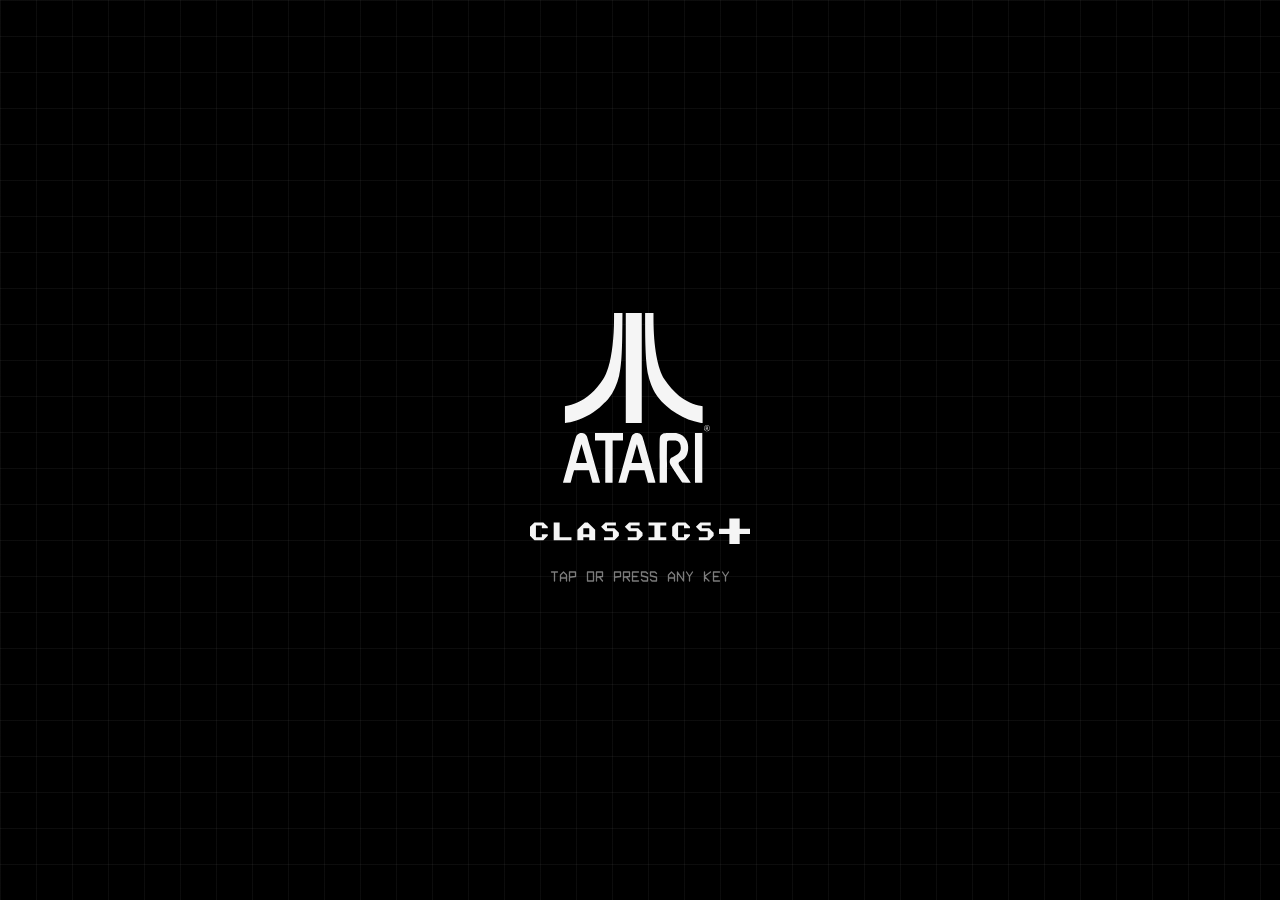
<file: games/breakout.html>
<!DOCTYPE html>
<html lang="en">
<head>
<meta charset="UTF-8">
<meta name="viewport" content="width=device-width, initial-scale=1, maximum-scale=1, user-scalable=no, viewport-fit=cover">
<title>BREAKOUT</title>
<link rel="stylesheet" href="../kit/tokens.css">
<link rel="stylesheet" href="../kit/bundle.css">
<style>
  /* The page is the field's own night colour, as the original; the cabinet is sized by the kit (GameStage). */
  html { height: 100%; background: var(--field-night); }
  .cp-canvas-portrait { outline: none; }
</style>
</head>
<body class="cp-page">
<div class="cp-stage-portrait">
  <div class="cp-holder">
    <canvas id="game" class="cp-canvas-portrait" width="420" height="640" aria-label="Breakout playfield"></canvas>
    <div id="vignette" class="cp-vignette"></div>
    <canvas id="hud" class="cp-layer" width="420" height="640" aria-hidden="true"></canvas>
  </div>
  <div class="cp-hint">drag to move</div>
</div>
<script src="../kit/bundle.js"></script>
<script>
(function(){
  const CP = window.ClassicPlus;
  const C = CP.COLORS;
  const canvas = document.getElementById('game');
  const hudCanvas = document.getElementById('hud');
  const vignetteEl = document.getElementById('vignette');
  const W = 420, H = 640;

  // Crisp at devicePixelRatio; CSS (cp-canvas-portrait) handles the on-screen size.
  function crisp(cv){
    const dpr = Math.min(3, window.devicePixelRatio || 1);
    cv.width = Math.round(W * dpr); cv.height = Math.round(H * dpr);
    const c = cv.getContext('2d'); c.setTransform(dpr, 0, 0, dpr, 0, 0); return c;
  }
  const ctx = crisp(canvas);
  const hudCtx = crisp(hudCanvas);

  // The game's own events for screen readers (the Shell announces start, pause and the result).
  // The game's own events go through the shell's live region (shell is created further down).
  function say(text){ try { shell.say(text); } catch (e) {} }

  const TOUCH = !!(window.matchMedia && window.matchMedia('(pointer: coarse)').matches);

  // Game clock: milliseconds of game time, advanced only by shell.tick, so
  // pause freezes every timer and GAME SPEED slows all of them together.
  let T = 0;
  const STEP = 1 / 60; // physics is tuned per 60Hz step, exactly as the source ran per frame

  const PADDLE_W = 70, PADDLE_H = 20;
  const BALL_SIZE = 14;
  const PLAYER_REST_Y = H - 60 - PADDLE_H;
  const STARTING_LIVES = 3;
  const BALL_BREAKTHROUGH_SPEED = 13; // a ball moving at least this fast punches through bricks instead of bouncing
  const BALL_BREAKTHROUGH_MAX = 2; // punches through at most this many bricks before the next one forces a bounce
  const AREA_COMPLETE_PAUSE_MS = 1300; // "AREA COMPLETE" shows for this long before the player can launch the next level
  const KB_SPEED = 7; // px per step for keyboard steering, times STEERING

  let playerX = W/2 - PADDLE_W/2;
  let playerY = PLAYER_REST_Y;
  let score = 0;
  let lives = STARTING_LIVES;
  let level = 1;
  let bricksBroken = 0;
  let comboMultiplier = 0; // 0 = no active combo; increments each brick broken while the previous combo window is still open
  let comboWindowEnd = 0;
  let prevPlayerX = playerX;
  let prevPlayerY = playerY;

  function makeBall(x, y){
    return { x, y, vx: 0, vy: 0, speed: 5.4, spin: 0, breakStreak: 0, powerColor: null, powerTier: 0, smoothedVX: 0, smoothedVY: 0 };
  }
  let balls = [makeBall(W/2, PLAYER_REST_Y - BALL_SIZE - 2)];

  // Dormant balls: three inert balls sitting just above the top row,
  // packed tightly together in the center. Any active ball that touches
  // one wakes it up into a full participant.
  let dormantBalls = []; // { x, y, w, h }
  const DORMANT_BALL_COUNT = 3;
  const DORMANT_BALL_GAP = 2;
  const WAKE_MIN_VY_FRACTION = 0.55;
  const WAKE_SPEED_FACTOR = 0.6;

  function spawnDormantBalls(){
    dormantBalls = [];
    const totalWidth = DORMANT_BALL_COUNT * BALL_SIZE + (DORMANT_BALL_COUNT - 1) * DORMANT_BALL_GAP;
    let x = W/2 - totalWidth/2;
    const y = BRICK_TOP - BALL_SIZE - 6;
    for (let i = 0; i < DORMANT_BALL_COUNT; i++) {
      dormantBalls.push({ x, y, w: BALL_SIZE, h: BALL_SIZE });
      x += BALL_SIZE + DORMANT_BALL_GAP;
    }
  }

  // Audio: the kit's Breakout set (same voices, same key). The Shell drives
  // mute and VOLUME through the synth.
  const syn = CP.createSynth();
  const PING_SCALE = CP.PING_SCALE;
  function playThud(){ syn.sfx.thud(); }
  function playCrack(){ syn.sfx.crack(); }
  function playPing(freq){ syn.sfx.ping(freq); }
  function playCatch(){ syn.sfx.catch(); }
  function playPowerUp(){ syn.sfx.powerUp(); }
  function playPaddleTap(intensity){ syn.sfx.tap(intensity); }
  // The column pulse's rising sweep has no kit voice; it respects mute and VOLUME itself.
  function playPulse(){
    const ac = syn.context();
    if (!ac || syn.muted) return;
    const now = ac.currentTime;
    const dur = PULSE_DURATION_MS / 1000 / shell.speed();
    const osc = ac.createOscillator();
    osc.type = 'sawtooth';
    osc.frequency.setValueAtTime(80, now);
    osc.frequency.exponentialRampToValueAtTime(600, now + dur);
    const gain = ac.createGain();
    gain.gain.setValueAtTime(0.0001, now);
    gain.gain.linearRampToValueAtTime(0.12 * 0.6 * syn.volume, now + 0.05);
    gain.gain.exponentialRampToValueAtTime(0.0001, now + dur);
    osc.connect(gain); gain.connect(ac.destination);
    osc.start(now); osc.stop(now + dur + 0.02);
  }

  // Brick wall layout (BrickWall): 8 columns, flat hard-edged rects.
  const BRICK_COLS = CP.WALL.cols;
  const BRICK_H = CP.WALL.brickH;
  const BRICK_GAP = CP.WALL.gap;
  const BRICK_ROW_GAP = CP.WALL.rowGap;
  const BRICK_TOP = CP.WALL.top;
  const BRICK_SIDE_MARGIN = CP.WALL.side;
  const BRICK_W = (W - 2 * BRICK_SIDE_MARGIN - (BRICK_COLS - 1) * BRICK_GAP) / BRICK_COLS;

  // Sunrise sky (ProgressSky): the original's stops. Only the last one (full daylight) changes:
  // the original rgb(105,160,191) (HSL 202/40%/58%) drops to 20.6% lightness, same hue and
  // saturation, the brightest it can be while every brick keeps 3:1 at every step of the climb.
  const sky = CP.createSunriseSky({ stops: [
    { t: 0.00, color: [20, 18, 12] },   // night
    { t: 0.30, color: [24, 26, 48] },   // deep indigo
    { t: 0.55, color: [64, 38, 74] },   // purple dawn
    { t: 1.00, color: [31, 59, 74] }    // morning blue (original [105,160,191], darkened for 3:1)
  ] });
  let breakableBrickCount = 1;
  function wallProgress(){ return bricks.filter(b => b.hit).length / breakableBrickCount; }

  // Poem reveal (the narrator): one line surfaces at a time as the wall
  // comes down. Each line fades in, holds long enough to read, fades out,
  // then waits until enough of the wall is gone to earn the next one.
  const POEMS = [
    [ // level 1
      "of course it hurts to leave the shell.",
      "why else would the seed wait so long?",
      "why else would the root hold its breath",
      "before it dares to reach?",
      "the shell was never a prison-",
      "it was the shape of not-yet.",
      "growth is only rupture with a kinder name.",
      "what breaks you open was built to."
    ],
    [ // level 2
      "now the air finds what the shell forgot to hide.",
      "this is what unshelled feels like-",
      "wind where there used to be wall.",
      "you did not know your own shape until it moved.",
      "freedom is not the absence of walls.",
      "it is what walks through the gap they left.",
      "nothing out here promises safety.",
      "only room to find out."
    ]
  ];
  const POEM_FADE_IN_MS = 2600;
  const POEM_HOLD_MS = 2800;
  const POEM_FADE_OUT_MS = 2600;
  const POEM_GAP_MS = 900;
  const POEM_MAX_ALPHA = 0.8;   // ink at 0.8 keeps 4.5:1 on every sunrise stop
  const POEM_FONT_SIZE = 0.8;   // above the 0.75 floor
  const POEM_MAX_WIDTH = W - 2 * BRICK_SIDE_MARGIN;
  const POEM_LINE_HEIGHT = 24;
  const POEM_Y = H/2 - 30;

  let currentPoemLines = POEMS[0];
  let poemLineIndex = -1;
  let poemState = 'idle'; // 'idle' | 'in' | 'hold' | 'out' | 'wait'
  let poemStateStart = 0;
  let lastInputT = 0;     // game time of the player's last key or tap (MESSAGES: STAY)

  function updatePoem(now){
    if (poemState === 'idle') {
      const nextIndex = poemLineIndex + 1;
      if (nextIndex < currentPoemLines.length) {
        if (wallProgress() >= nextIndex / currentPoemLines.length) {
          poemLineIndex = nextIndex;
          poemState = 'in';
          poemStateStart = now;
          say(currentPoemLines[poemLineIndex]);
        }
      }
      return;
    }
    const elapsed = now - poemStateStart;
    if (poemState === 'in' && elapsed >= POEM_FADE_IN_MS) { poemState = 'hold'; poemStateStart = now; }
    else if (poemState === 'hold' && elapsed >= POEM_HOLD_MS && !(shell.messagesStay() && lastInputT <= poemStateStart)) { poemState = 'out'; poemStateStart = now; }
    else if (poemState === 'out' && elapsed >= POEM_FADE_OUT_MS) { poemState = 'wait'; poemStateStart = now; }
    else if (poemState === 'wait' && elapsed >= POEM_GAP_MS) { poemState = 'idle'; poemStateStart = now; }
  }

  function poemAlpha(now){
    if (poemState === 'idle' || poemLineIndex < 0) return 0;
    const elapsed = now - poemStateStart;
    if (poemState === 'in') return clamp(elapsed / POEM_FADE_IN_MS, 0, 1) * POEM_MAX_ALPHA;
    if (poemState === 'hold') return POEM_MAX_ALPHA;
    if (poemState === 'out') return clamp(1 - elapsed / POEM_FADE_OUT_MS, 0, 1) * POEM_MAX_ALPHA;
    return 0;
  }

  function resetPoem(){
    currentPoemLines = POEMS[Math.min(level - 1, POEMS.length - 1)];
    poemLineIndex = -1;
    poemState = 'idle';
    poemStateStart = 0;
  }

  function drawPoem(now){
    const alpha = poemAlpha(now);
    if (alpha <= 0) return;
    const rows = CP.wrapVectorText(currentPoemLines[poemLineIndex], POEM_FONT_SIZE, POEM_MAX_WIDTH);
    const centerOffset = ((rows.length - 1) / 2) * POEM_LINE_HEIGHT;
    hudCtx.save();
    hudCtx.globalAlpha = alpha;
    for (let i = 0; i < rows.length; i++) {
      const y = POEM_Y - centerOffset + i * POEM_LINE_HEIGHT;
      CP.drawVectorText(hudCtx, rows[i], W/2, y, POEM_FONT_SIZE, { color: C.ink, align: 'center', glow: 0.6, glowScale: 1, lineWidth: 1.3 });
    }
    hudCtx.restore();
  }

  let bricks = []; // { x, y, w, h, color, points, row, col, hit, special, type, hp?, maxHp? }
  let colorOrb = null; // { x, y, w, h, color, tier } - dropped by a special brick
  let fallingBricksCaught = 0;
  let pulse = null;

  // Levels, painted in the companion editor ('.' empty, R/O/G/Y colour,
  // H hard, X steel). Cycles as levels advance. Colours and points come
  // from the kit's brick ladder (BrickWall tokens).
  const HARD_CRACK_COLOR = C.brickCracked;
  const LEVELS = [
`RGRGGRGR
GRRRRRRG
GYROORYG
RYR..RYR
ORR..RRO
ORROORRO
YRORRORY
YGOGGOGY`,
`.OOOOOO.
OOYYYYOO
OHXHHXHO
OHXHHXHO
OHXYYXHO
OHO..OHO
ROOYYOOR
.RRRRRR.`,
`RRRRRRRR
GGYGGYGG
GYHYYHYG
GYHYYHYG
OOYOOYOO
OOYOOYOO
HH.HH.HH
........`,
`GGGGGGGG
RRRRRRRR
RXOOOOXR
RXOXXOXR
RXOOOOXR
RRRRRRRR
GGGGGGGG
YYYYYYYY`,
`........
...RR...
...OO...
.X.GG.X.
...YY...
........
...XX...
........`,
  ];

  function buildBricks(){
    bricks = CP.parseWall(LEVELS[(level - 1) % LEVELS.length], W);
    // One special brick per distinct colour present.
    const byColor = new Map();
    for (const b of bricks) {
      if (b.type !== 'color') continue;
      if (!byColor.has(b.color)) byColor.set(b.color, []);
      byColor.get(b.color).push(b);
    }
    for (const group of byColor.values()) {
      group[Math.floor(Math.random() * group.length)].special = true;
    }
    breakableBrickCount = Math.max(1, bricks.filter(b => b.type !== 'indestructible').length);
    spawnDormantBalls();
    fallingBricksCaught = 0;
    pulse = null;
  }
  buildBricks();

  // ---- Second cue for the points ladder (README rule 2) ----
  // The kit's drawBrick cuts the notches (one per step of the ladder), the hard brick's frame and
  // steel's hatching; a charged ball and its orb carry the same count as dice pips, in the same mark colour.
  const MARK = CP.BRICK_MARK;
  function tierOf(points){ return points >= 7 ? 4 : points >= 5 ? 3 : points >= 3 ? 2 : points >= 1 ? 1 : 0; }
  // Dice pips on a 14px square (orb, charged ball).
  const PIP_LAYOUT = { 1: [[1,1]], 2: [[0,0],[2,2]], 3: [[0,0],[1,1],[2,2]], 4: [[0,0],[2,0],[0,2],[2,2]] };
  function drawPips(c, x, y, s, tier){
    const spots = PIP_LAYOUT[tier]; if (!spots) return;
    const p = 3, step = (s - 2 * 2 - p) / 2;
    c.save(); c.fillStyle = MARK;
    for (const [i, j] of spots) c.fillRect(Math.round(x + 2 + i * step), Math.round(y + 2 + j * step), p, p);
    c.restore();
  }

  // Particle burst: hard-edged pixel chips (PixelBurst 'crumble' values),
  // plus this game's own forces: the ball's vortex and the paddle's shove.
  const PB = CP.BURST_PRESETS.crumble;
  const PARTICLE_COUNT = PB.count;
  const PARTICLE_SIZE = PB.size;
  const PARTICLE_JITTER = PB.jitter;
  const PARTICLE_LIFETIME_MS = PB.lifetimeMs;
  const COMBO_WINDOW_MS = 1000;
  const PARTICLE_FRICTION = PB.friction;
  const PARTICLE_MIN_DRIFT_SPEED = PB.minDrift;
  const PARTICLE_VORTEX_RADIUS = 45;
  const PARTICLE_VORTEX_STRENGTH = 0.9;
  const PARTICLE_VORTEX_MIN_DIST = 10;
  const PARTICLE_PADDLE_PUSH_RADIUS = 40;
  const PARTICLE_PADDLE_PUSH_STRENGTH = 1.1;
  const PARTICLE_PADDLE_REPEL_STRENGTH = 3.5;
  const PARTICLE_PADDLE_DRAG = 0.35;
  const PARTICLE_GRAVITY = PB.gravity;
  const PARTICLE_WEIGHT_MIN = PB.weightMin, PARTICLE_WEIGHT_MAX = PB.weightMax;
  const PARTICLE_SWAY_AMP_MIN = PB.swayAmpMin, PARTICLE_SWAY_AMP_MAX = PB.swayAmpMax;
  const PARTICLE_SWAY_SPEED_MIN = PB.swaySpeedMin, PARTICLE_SWAY_SPEED_MAX = PB.swaySpeedMax;

  let particles = [];

  function spawnBurst(bx, by, bw, bh, color){
    for (let i = 0; i < PARTICLE_COUNT; i++) {
      const weight = PARTICLE_WEIGHT_MIN + Math.random() * (PARTICLE_WEIGHT_MAX - PARTICLE_WEIGHT_MIN);
      particles.push({
        x: bx + Math.random() * bw,
        y: by + Math.random() * bh,
        vx: (Math.random() - 0.5) * PARTICLE_JITTER,
        vy: (Math.random() - 0.5) * PARTICLE_JITTER,
        startTime: T,
        color: color,
        weight: weight,
        swayPhase: Math.random() * Math.PI * 2,
        swayAmp: (PARTICLE_SWAY_AMP_MIN + Math.random() * (PARTICLE_SWAY_AMP_MAX - PARTICLE_SWAY_AMP_MIN)) / weight,
        swaySpeed: PARTICLE_SWAY_SPEED_MIN + Math.random() * (PARTICLE_SWAY_SPEED_MAX - PARTICLE_SWAY_SPEED_MIN)
      });
    }
  }

  function updateParticles(now){
    particles = particles.filter(p => now - p.startTime < PARTICLE_LIFETIME_MS && p.y < H + PARTICLE_SIZE * 2);
    const paddleVX = clamp(playerX - prevPlayerX, -MAX_PADDLE_VX_FOR_SPIN, MAX_PADDLE_VX_FOR_SPIN);
    for (const p of particles) {
      let ballCenterX = null, ballCenterY = null, nearestDist = Infinity;
      for (const b of balls) {
        const cx = b.x + BALL_SIZE/2, cy = b.y + BALL_SIZE/2;
        const d = (cx - p.x) * (cx - p.x) + (cy - p.y) * (cy - p.y);
        if (d < nearestDist) { nearestDist = d; ballCenterX = cx; ballCenterY = cy; }
      }
      if (ballCenterX !== null) {
        const dx = ballCenterX - p.x;
        const dy = ballCenterY - p.y;
        const dist = Math.max(PARTICLE_VORTEX_MIN_DIST, Math.sqrt(dx*dx + dy*dy));
        if (dist < PARTICLE_VORTEX_RADIUS) {
          const nx = dx / dist, ny = dy / dist;
          const tx = -ny, ty = nx;
          const strength = PARTICLE_VORTEX_STRENGTH * (1 - dist / PARTICLE_VORTEX_RADIUS);
          p.vx += (tx + nx * 0.25) * strength;
          p.vy += (ty + ny * 0.25) * strength;
        }
      }
      const paddleCenterX = playerX + PADDLE_W/2;
      const paddleCenterY = playerY + PADDLE_H/2;
      const inside = (p.x > playerX && p.x < playerX + PADDLE_W && p.y > playerY && p.y < playerY + PADDLE_H);
      let pdx, pdy, pdist;
      if (inside) {
        pdx = p.x - paddleCenterX;
        pdy = p.y - paddleCenterY;
        pdist = Math.sqrt(pdx*pdx + pdy*pdy) || 0.001;
      } else {
        const closestX = clamp(p.x, playerX, playerX + PADDLE_W);
        const closestY = clamp(p.y, playerY, playerY + PADDLE_H);
        pdx = p.x - closestX;
        pdy = p.y - closestY;
        pdist = Math.max(PARTICLE_VORTEX_MIN_DIST, Math.sqrt(pdx*pdx + pdy*pdy));
      }
      if (inside || pdist < PARTICLE_PADDLE_PUSH_RADIUS) {
        const pnx = pdx / pdist, pny = pdy / pdist;
        const closeness = inside ? 1 : 1 - pdist / PARTICLE_PADDLE_PUSH_RADIUS;
        const strength = inside ? PARTICLE_PADDLE_REPEL_STRENGTH : PARTICLE_PADDLE_PUSH_STRENGTH * closeness;
        p.vx += pnx * strength + paddleVX * PARTICLE_PADDLE_DRAG * closeness;
        p.vy += pny * strength;
        if (inside) {
          p.x = paddleCenterX + pnx * (PADDLE_W/2 + 2);
          p.y = paddleCenterY + pny * (PADDLE_H/2 + 2);
        }
      }
      p.vx *= PARTICLE_FRICTION;
      p.vy *= PARTICLE_FRICTION;
      p.vy += PARTICLE_GRAVITY * p.weight;
      const speed = Math.sqrt(p.vx*p.vx + p.vy*p.vy);
      if (speed > 0.0001 && speed < PARTICLE_MIN_DRIFT_SPEED) {
        const scale = PARTICLE_MIN_DRIFT_SPEED / speed;
        p.vx *= scale;
        p.vy *= scale;
      }
      p.x += p.vx;
      p.y += p.vy;
      p.x += Math.sin(now * p.swaySpeed + p.swayPhase) * p.swayAmp;
    }
  }

  const PARTICLE_BASE_ALPHA = PB.baseAlpha;
  function drawParticles(now){
    for (const p of particles) {
      const t = (now - p.startTime) / PARTICLE_LIFETIME_MS;
      const fallFade = Math.min(1, (H + PARTICLE_SIZE * 2 - p.y) / 40);
      const timeFade = t < 0.85 ? 1 : Math.max(0, 1 - (t - 0.85) / 0.15);
      ctx.globalAlpha = Math.min(fallFade, timeFade) * PARTICLE_BASE_ALPHA;
      ctx.fillStyle = p.color;
      ctx.fillRect(p.x - PARTICLE_SIZE/2, p.y - PARTICLE_SIZE/2, PARTICLE_SIZE, PARTICLE_SIZE);
    }
    ctx.globalAlpha = 1;
  }

  // Spin: dragging the paddle sideways as it hits the ball bends the ball's onward path.
  const SPIN_IMPACT_FACTOR = 0.4;
  const SPIN_CARRY_FACTOR = 0.6;
  const SPIN_ACCEL = 0.06;
  const SPIN_DECAY = 0.97;
  const MAX_PADDLE_VX_FOR_SPIN = 20;
  const PADDLE_HITBOX_PAD_PER_VX = 1.4;
  const PADDLE_HITBOX_MAX_PAD = 26;
  const MAX_SPIN = 6;
  const MAX_BALL_VX = 20;

  const clamp = CP.clamp;

  function isBallHard(b){ return b.speed >= BALL_BREAKTHROUGH_SPEED; }

  // Ball trail while the ball is "hard" (at breakthrough speed).
  const BALL_DEFAULT_COLOR = C.ink;
  const BALL_TRAIL_SIZE = 3;
  const BALL_TRAIL_LIFETIME_MS = 220;
  const BALL_TRAIL_SPAWN_PER_FRAME = 3;
  let ballTrail = [];

  function spawnBallTrail(b){
    const color = b.powerColor || BALL_DEFAULT_COLOR;
    for (let i = 0; i < BALL_TRAIL_SPAWN_PER_FRAME; i++) {
      ballTrail.push({
        x: b.x + BALL_SIZE/2 + (Math.random() - 0.5) * BALL_SIZE * 0.7,
        y: b.y + BALL_SIZE/2 + (Math.random() - 0.5) * BALL_SIZE * 0.7,
        startTime: T, color: color
      });
    }
  }
  function updateBallTrail(now){ ballTrail = ballTrail.filter(p => now - p.startTime < BALL_TRAIL_LIFETIME_MS); }
  function drawBallTrail(now){
    for (const p of ballTrail) {
      const t = (now - p.startTime) / BALL_TRAIL_LIFETIME_MS;
      ctx.globalAlpha = Math.max(0, 1 - t);
      ctx.fillStyle = p.color;
      ctx.fillRect(p.x - BALL_TRAIL_SIZE/2, p.y - BALL_TRAIL_SIZE/2, BALL_TRAIL_SIZE, BALL_TRAIL_SIZE);
    }
    ctx.globalAlpha = 1;
  }

  // Ghost trail (GhostTrail): hard-edged copies behind the paddle and every ball.
  let smoothedPlayerVX = 0, smoothedPlayerVY = 0;

  let running = false;     // a ball is in flight (false = serving)
  let bannerUntil = 0;     // AREA COMPLETE holds until this game time...
  let bannerAcked = true;  // ...and, with MESSAGES: STAY, until the next key or tap

  function bannerUp(){
    return T < bannerUntil || (shell.messagesStay() && !bannerAcked);
  }
  // The player's key or tap: ends a held banner or poem line (MESSAGES: STAY).
  function playerInput(){
    lastInputT = T;
    if (T >= bannerUntil) bannerAcked = true;
  }

  function ballsRemainingOnWall(){
    return bricks.some(b => !b.hit && b.type !== 'indestructible');
  }

  function resetBall(){
    const b = makeBall(playerX + PADDLE_W/2 - BALL_SIZE/2, playerY - BALL_SIZE - 2);
    b.speed = Math.min(5.4 + (level - 1) * 0.6, 11);
    balls = [b];
    colorOrb = null;
    fallingBricks = [];
  }

  function launchBall(){
    const b = balls[0];
    const angle = (Math.random() * 0.7 - 0.35);
    b.vx = Math.sin(angle) * b.speed;
    b.vy = -Math.cos(angle) * b.speed;
    running = true;
  }

  function startRound(){
    if (running || bannerUp()) return;
    resetBall();
    launchBall();
  }

  const BALL_FADE_OUT_MS = 700;
  let fadingBalls = [];

  function nextLevel(){
    fadingBalls = balls.map(b => ({ x: b.x, y: b.y, color: b.powerColor || BALL_DEFAULT_COLOR, startTime: T }));
    level++;
    buildBricks();
    particles = [];
    resetPoem();
    running = false;
    bannerUntil = T + AREA_COMPLETE_PAUSE_MS;
    bannerAcked = false;
    resetBall();
    say('Area complete. Level ' + level + '.');
  }

  // Input: pointer (mouse or touch) moves the paddle; a click or tap launches.
  function movePlayerTo(clientX){
    const rect = canvas.getBoundingClientRect();
    const scale = W / rect.width;
    let x = (clientX - rect.left) * scale - PADDLE_W/2;
    playerX = Math.max(0, Math.min(W - PADDLE_W, x));
  }
  canvas.addEventListener('pointermove', (e) => {
    if (!shell.isPlaying()) return;
    movePlayerTo(e.clientX);
  });
  // Runs after the Shell's capture listener: taps the Shell used never get here.
  canvas.addEventListener('pointerdown', (e) => {
    canvas.focus({ preventScroll: true });
    if (!shell.isPlaying()) return;
    e.preventDefault();
    const wasHeld = shell.messagesStay() && !bannerAcked && T >= bannerUntil;
    playerInput();
    movePlayerTo(e.clientX);
    if (!wasHeld) startRound();
  });

  function resetGame(){
    score = 0;
    lives = STARTING_LIVES;
    level = 1;
    bricksBroken = 0;
    comboMultiplier = 0;
    comboWindowEnd = 0;
    playerX = W/2 - PADDLE_W/2;
    prevPlayerX = playerX;
    playerY = PLAYER_REST_Y;
    prevPlayerY = playerY;
    particles = [];
    ballTrail = [];
    fadingBalls = [];
    sky.progress = 0;
    bannerUntil = 0; bannerAcked = true;
    resetPoem();
    buildBricks();
    resetBall();
    running = false;
    shell.setScore(0);
  }

  function rectsOverlap(ax,ay,aw,ah,bx,by,bw,bh){
    return ax < bx+bw && ax+aw > bx && ay < by+bh && ay+ah > by;
  }

  function registerBrickHit(b, forceFall){
    b.hit = true;
    bricksBroken++;
    comboMultiplier = (T <= comboWindowEnd) ? comboMultiplier + 1 : 1;
    comboWindowEnd = T + COMBO_WINDOW_MS;
    score += b.points * comboMultiplier;
    spawnBurst(b.x, b.y, b.w, b.h, b.color);
    playPing(PING_SCALE[Math.floor(Math.random() * PING_SCALE.length)]);
    if (b.special) spawnColorOrb(b);
    if (forceFall || Math.random() < FALLING_BRICK_CHANCE) spawnFallingBrick(b);
  }

  // Falling bricks: a broken brick may drop as a catchable bonus.
  const FALLING_BRICK_CHANCE = 0.10;
  const FALLING_BRICK_SPEED = 2.2;
  let fallingBricks = [];

  function spawnFallingBrick(b){
    fallingBricks.push({ x: b.x, y: b.y, w: b.w, h: b.h, color: b.color, points: b.points, type: b.type, hp: b.hp, maxHp: b.maxHp });
  }

  function updateFallingBricks(){
    for (let i = fallingBricks.length - 1; i >= 0; i--) {
      const fb = fallingBricks[i];
      fb.y += FALLING_BRICK_SPEED;
      if (rectsOverlap(fb.x, fb.y, fb.w, fb.h, playerX, playerY, PADDLE_W, PADDLE_H)) {
        score += fb.points;
        spawnBurst(fb.x, fb.y, fb.w, fb.h, fb.color);
        playCatch();
        fallingBricks.splice(i, 1);
        fallingBricksCaught++;
        if (fallingBricksCaught >= BRICK_COLS) {
          fallingBricksCaught -= BRICK_COLS;
          triggerColumnPulse();
        }
      } else if (fb.y > H) {
        fallingBricks.splice(i, 1);
      }
    }
  }

  function drawFallingBricks(){
    for (const fb of fallingBricks) {
      ctx.fillStyle = fb.color;
      ctx.fillRect(fb.x, fb.y, fb.w, fb.h);
      CP.drawBrickMarks(ctx, fb);
    }
  }

  // Column pulse: catching a full row of falling bricks fires a beam that
  // clears the lowest brick in every column. The field freezes for it.
  const PULSE_FADE_IN_MS = 400;
  const PULSE_DURATION_MS = 1050;
  const PULSE_THICKNESS = BRICK_H;
  const PULSE_COLOR = C.ink;
  const PULSE_ALPHA = 0.5;
  const PULSE_START_Y = PLAYER_REST_Y - 10 - BRICK_H - (BRICK_H + BRICK_ROW_GAP);

  function triggerColumnPulse(){
    const targets = [];
    for (let col = 0; col < BRICK_COLS; col++) {
      let best = null;
      for (const b of bricks) {
        if (b.col !== col || b.hit) continue;
        if (!best || b.y > best.y) best = b;
      }
      targets.push(best);
    }
    pulse = { phase: 'fadeIn', phaseStart: T, targets };
    say('Column pulse.');
  }

  function updatePulse(now){
    if (!pulse) return;
    const elapsed = now - pulse.phaseStart;
    if (pulse.phase === 'fadeIn') {
      if (elapsed >= PULSE_FADE_IN_MS) {
        pulse.phase = 'sweep';
        pulse.phaseStart = now;
        playPulse();
      }
      return;
    }
    const t = Math.min(1, elapsed / PULSE_DURATION_MS);
    const frontY = PULSE_START_Y * (1 - t);
    for (const target of pulse.targets) {
      if (!target || target.hit || target.resolved || target.pendingExplode) continue;
      if (frontY <= target.y + target.h) {
        target.resolved = true;
        if (target.type !== 'indestructible') {
          target.pendingExplode = true;
          target.pendingStart = now;
        }
      }
    }
    if (elapsed >= PULSE_DURATION_MS) pulse = null;
  }

  function drawPulse(now){
    if (!pulse) return;
    const elapsed = now - pulse.phaseStart;
    if (pulse.phase === 'fadeIn') {
      ctx.globalAlpha = PULSE_ALPHA * Math.min(1, elapsed / PULSE_FADE_IN_MS);
      ctx.fillStyle = PULSE_COLOR;
      ctx.fillRect(0, PULSE_START_Y - PULSE_THICKNESS/2, W, PULSE_THICKNESS);
      ctx.globalAlpha = 1;
      return;
    }
    const t = Math.min(1, elapsed / PULSE_DURATION_MS);
    const frontY = PULSE_START_Y * (1 - t);
    ctx.globalAlpha = PULSE_ALPHA;
    ctx.fillStyle = PULSE_COLOR;
    ctx.fillRect(0, frontY - PULSE_THICKNESS/2, W, PULSE_THICKNESS);
    ctx.globalAlpha = 1;
  }

  const METER_Y = PULSE_START_Y;

  function spawnColorOrb(b){
    colorOrb = { x: W/2 - BALL_SIZE/2, y: H/2 - BALL_SIZE/2, w: BALL_SIZE, h: BALL_SIZE, color: b.color, tier: tierOf(b.points) };
  }

  // Colour-chain destroy: a charged ball flood-fills the connected same-colour patch.
  function colorChainDestroy(startBrick){
    const color = startBrick.color;
    const stack = [startBrick];
    const seen = new Set();
    const connected = [];
    while (stack.length) {
      const cur = stack.pop();
      const key = cur.row + ',' + cur.col;
      if (seen.has(key)) continue;
      seen.add(key);
      if (cur.hit || cur.pendingExplode || cur.color !== color) continue;
      connected.push(cur);
      for (const nb of bricks) {
        if (nb.hit || nb.pendingExplode || nb.color !== color) continue;
        if (Math.abs(nb.row - cur.row) + Math.abs(nb.col - cur.col) === 1) stack.push(nb);
      }
    }
    registerBrickHit(startBrick);
    for (const br of connected) {
      if (br === startBrick) continue;
      br.pendingExplode = true;
      br.pendingStart = T;
    }
  }

  const ORB_BONUS_FRACTION = 0.20;
  const PENDING_EXPLODE_MS = 1000;
  const PENDING_EXPLODE_MAX_SCALE = 1.5;

  function destroyRandomColorBricks(color, fraction){
    const matching = bricks.filter(b => b.type === 'color' && b.color === color && !b.hit && !b.pendingExplode);
    if (matching.length === 0) return;
    const count = Math.min(matching.length, Math.max(1, Math.ceil(matching.length * fraction)));
    for (let i = matching.length - 1; i > 0; i--) {
      const j = Math.floor(Math.random() * (i + 1));
      const tmp = matching[i]; matching[i] = matching[j]; matching[j] = tmp;
    }
    for (let i = 0; i < count; i++) {
      matching[i].pendingExplode = true;
      matching[i].pendingStart = T;
    }
  }

  function updatePendingExplosions(now){
    for (const b of bricks) {
      if (b.pendingExplode && !b.hit && now - b.pendingStart >= PENDING_EXPLODE_MS) registerBrickHit(b);
    }
  }

  function lerpColorToWhite(hex, t){
    const r = parseInt(hex.slice(1, 3), 16);
    const g = parseInt(hex.slice(3, 5), 16);
    const b = parseInt(hex.slice(5, 7), 16);
    return 'rgb(' + Math.round(r + (255 - r) * t) + ',' + Math.round(g + (255 - g) * t) + ',' + Math.round(b + (255 - b) * t) + ')';
  }

  // One 60Hz step of game time. Called only while the Shell says PLAYING.
  let heldBefore = false;
  function step(){
    const now = T;

    // keyboard steering (hold actions; TAP ON/OFF works through isDown)
    const left = shell.isDown('left'), right = shell.isDown('right');
    if ((left || right) && !heldBefore) playerInput();
    heldBefore = left || right;
    const kb = KB_SPEED * shell.steering();
    if (left) playerX -= kb;
    if (right) playerX += kb;
    playerX = Math.max(0, Math.min(W - PADDLE_W, playerX));

    sky.update(wallProgress());
    if (running) updatePoem(now); // the narrator speaks while the ball is in flight
    updateParticles(now);
    updateBallTrail(now);

    stepCore(now);

    // ghost smoothing and paddle velocity, per step so a pause freezes them
    smoothedPlayerVX = CP.smoothVelocity(smoothedPlayerVX, playerX - prevPlayerX);
    smoothedPlayerVY = CP.smoothVelocity(smoothedPlayerVY, playerY - prevPlayerY);
    for (const ball of balls) {
      ball.smoothedVX = CP.smoothVelocity(ball.smoothedVX, ball.vx);
      ball.smoothedVY = CP.smoothVelocity(ball.smoothedVY, ball.vy);
    }
    prevPlayerX = playerX;
    prevPlayerY = playerY;
    shell.setScore(score);
  }

  function stepCore(now){
    if (!running) {
      // the serve ball rides on the paddle while waiting to launch
      if (balls[0]) {
        balls[0].x = playerX + PADDLE_W/2 - BALL_SIZE/2;
        balls[0].y = playerY - BALL_SIZE - 2;
      }
      return;
    }

    if (pulse) {
      updatePulse(now);
      return; // the whole field freezes for the pulse's fade-in and sweep
    }

    const newlyAwakened = [];

    for (const ball of balls) {
      if (ball.spin) {
        ball.vx = clamp(ball.vx + ball.spin * SPIN_ACCEL, -MAX_BALL_VX, MAX_BALL_VX);
        ball.spin *= SPIN_DECAY;
        if (Math.abs(ball.spin) < 0.02) ball.spin = 0;
      }

      const SUBSTEPS = 8;
      let stepVX = ball.vx / SUBSTEPS;
      let stepVY = ball.vy / SUBSTEPS;
      let bounced = false;

      for (let s = 1; s <= SUBSTEPS && !bounced; s++) {
        ball.x += stepVX;
        ball.y += stepVY;

        if (ball.x <= 0) { ball.x = 0; ball.vx *= -1; stepVX *= -1; ball.breakStreak = 0; }
        if (ball.x + BALL_SIZE >= W) { ball.x = W - BALL_SIZE; ball.vx *= -1; stepVX *= -1; ball.breakStreak = 0; }
        if (ball.y <= 0) { ball.y = 0; ball.vy *= -1; stepVY *= -1; ball.breakStreak = 0; }

        const framePlayerX = prevPlayerX + (playerX - prevPlayerX) * (s / SUBSTEPS);
        const framePlayerY = prevPlayerY + (playerY - prevPlayerY) * (s / SUBSTEPS);

        const paddleVX = clamp(playerX - prevPlayerX, -MAX_PADDLE_VX_FOR_SPIN, MAX_PADDLE_VX_FOR_SPIN);
        const hitboxPad = Math.min(PADDLE_HITBOX_MAX_PAD, Math.abs(paddleVX) * PADDLE_HITBOX_PAD_PER_VX);
        if (!bounced && ball.vy > 0 && rectsOverlap(ball.x, ball.y, BALL_SIZE, BALL_SIZE, framePlayerX - hitboxPad, framePlayerY, PADDLE_W + hitboxPad * 2, PADDLE_H)) {
          ball.y = framePlayerY - BALL_SIZE;
          const hit = (ball.x + BALL_SIZE/2) - (framePlayerX + PADDLE_W/2);
          const norm = clamp(hit / (PADDLE_W/2), -1, 1);
          ball.speed = Math.min(ball.speed + 0.15, 12);
          const angle = norm * (Math.PI/3.2);
          ball.vx = Math.sin(angle) * ball.speed;
          ball.vy = -Math.cos(angle) * ball.speed;
          ball.vx = clamp(ball.vx + paddleVX * SPIN_IMPACT_FACTOR, -MAX_BALL_VX, MAX_BALL_VX);
          ball.spin = clamp(paddleVX * SPIN_CARRY_FACTOR, -MAX_SPIN, MAX_SPIN);
          playPaddleTap(Math.abs(paddleVX) / MAX_PADDLE_VX_FOR_SPIN);
          ball.breakStreak = 0;
          bounced = true;
        }

        if (!bounced) {
          for (let di = dormantBalls.length - 1; di >= 0; di--) {
            const db = dormantBalls[di];
            if (!rectsOverlap(ball.x, ball.y, BALL_SIZE, BALL_SIZE, db.x, db.y, db.w, db.h)) continue;
            const ballCX = ball.x + BALL_SIZE/2;
            const ballCY = ball.y + BALL_SIZE/2;
            const dbCX = db.x + db.w/2;
            const dbCY = db.y + db.h/2;
            const overlapX = (db.w/2 + BALL_SIZE/2) - Math.abs(ballCX - dbCX);
            const overlapY = (db.h/2 + BALL_SIZE/2) - Math.abs(ballCY - dbCY);
            if (overlapX < overlapY) {
              ball.vx *= -1; stepVX *= -1;
              ball.x = ballCX < dbCX ? db.x - BALL_SIZE : db.x + db.w;
            } else {
              ball.vy *= -1; stepVY *= -1;
              ball.y = ballCY < dbCY ? db.y - BALL_SIZE : db.y + db.h;
            }
            bounced = true;
            ball.breakStreak = 0;

            let dx = dbCX - ballCX;
            let dy = dbCY - ballCY;
            const dlen = Math.sqrt(dx*dx + dy*dy) || 1;
            dx /= dlen; dy /= dlen;
            if (Math.abs(dy) < WAKE_MIN_VY_FRACTION) {
              const ySign = dy === 0 ? 1 : Math.sign(dy);
              const xSign = dx === 0 ? (Math.random() < 0.5 ? -1 : 1) : Math.sign(dx);
              dy = ySign * WAKE_MIN_VY_FRACTION;
              dx = xSign * Math.sqrt(Math.max(0, 1 - dy*dy));
            }
            const woken = makeBall(dbCX - BALL_SIZE/2, dbCY - BALL_SIZE/2);
            woken.speed = ball.speed * WAKE_SPEED_FACTOR;
            woken.vx = dx * woken.speed;
            woken.vy = dy * woken.speed;
            newlyAwakened.push(woken);

            dormantBalls.splice(di, 1);
            playPowerUp();
            spawnBurst(db.x, db.y, db.w, db.h, BALL_DEFAULT_COLOR);
            break;
          }
        }

        if (!bounced) {
          for (const b of bricks) {
            if (b.hit) continue;
            if (rectsOverlap(ball.x, ball.y, BALL_SIZE, BALL_SIZE, b.x, b.y, b.w, b.h)) {
              const ballCX = ball.x + BALL_SIZE/2;
              const ballCY = ball.y + BALL_SIZE/2;
              const overlapX = (b.w/2 + BALL_SIZE/2) - Math.abs(ballCX - (b.x + b.w/2));
              const overlapY = (b.h/2 + BALL_SIZE/2) - Math.abs(ballCY - (b.y + b.h/2));

              if (b.type === 'indestructible') {
                if (overlapX < overlapY) {
                  ball.vx *= -1; stepVX *= -1;
                  ball.x = ballCX < b.x + b.w/2 ? b.x - BALL_SIZE : b.x + b.w;
                } else {
                  ball.vy *= -1; stepVY *= -1;
                  ball.y = ballCY < b.y + b.h/2 ? b.y - BALL_SIZE : b.y + b.h;
                }
                bounced = true;
                ball.breakStreak = 0;
                playThud();
                break;
              }

              if (b.type === 'color' && ball.powerColor && ball.powerColor === b.color) {
                colorChainDestroy(b);
                ball.powerColor = null;
                ball.powerTier = 0;
                break;
              }

              if (b.type === 'hard') {
                b.hp--;
                if (b.hp > 0) {
                  if (overlapX < overlapY) {
                    ball.vx *= -1; stepVX *= -1;
                    ball.x = ballCX < b.x + b.w/2 ? b.x - BALL_SIZE : b.x + b.w;
                  } else {
                    ball.vy *= -1; stepVY *= -1;
                    ball.y = ballCY < b.y + b.h/2 ? b.y - BALL_SIZE : b.y + b.h;
                  }
                  bounced = true;
                  ball.breakStreak = 0;
                  playCrack();
                  b.color = HARD_CRACK_COLOR;
                  spawnBurst(b.x, b.y, b.w, b.h, HARD_CRACK_COLOR);
                  break;
                }
              }

              const hardBall = isBallHard(ball) && ball.breakStreak < BALL_BREAKTHROUGH_MAX;
              const hitFromSide = overlapX < overlapY;
              if (!hardBall) {
                if (hitFromSide) {
                  ball.vx *= -1; stepVX *= -1;
                  ball.x = ballCX < b.x + b.w/2 ? b.x - BALL_SIZE : b.x + b.w;
                } else {
                  ball.vy *= -1; stepVY *= -1;
                  ball.y = ballCY < b.y + b.h/2 ? b.y - BALL_SIZE : b.y + b.h;
                }
                bounced = true;
                ball.breakStreak = 0;
              } else {
                ball.breakStreak++;
              }
              registerBrickHit(b, hitFromSide);
              break;
            }
          }
        }
      }

      if (isBallHard(ball)) spawnBallTrail(ball);

      if (colorOrb && rectsOverlap(ball.x, ball.y, BALL_SIZE, BALL_SIZE, colorOrb.x, colorOrb.y, colorOrb.w, colorOrb.h)) {
        ball.powerColor = colorOrb.color;
        ball.powerTier = colorOrb.tier;
        spawnBurst(colorOrb.x, colorOrb.y, colorOrb.w, colorOrb.h, colorOrb.color);
        playPowerUp();
        destroyRandomColorBricks(colorOrb.color, ORB_BONUS_FRACTION);
        colorOrb = null;
      }
    }

    if (newlyAwakened.length) balls.push(...newlyAwakened);

    updateFallingBricks();
    updatePendingExplosions(now);

    // a ball is only lost once every ball has fallen off the bottom
    balls = balls.filter(b => b.y <= H + BALL_SIZE);
    if (balls.length === 0) {
      lives--;
      running = false;
      if (lives <= 0) {
        shell.setScore(score);
        shell.lose({ title: 'GAME OVER', lines: ['LEVEL ' + String(level).padStart(2, '0'), bricksBroken + ' BRICKS BROKEN'] });
        return;
      }
      resetBall();
      say('Ball lost. ' + lives + (lives === 1 ? ' ball' : ' balls') + ' left.');
    }

    if (!ballsRemainingOnWall()) nextLevel();
  }

  // ---- drawing ----
  // The original's phosphor-green graticule with its brighter centre crosshair.
  const grid = CP.createScopeGrid({ color: C.gridPhosphor, centerColor: C.gridPhosphorCenter });

  function drawBricks(now){
    for (const b of bricks) {
      if (b.hit || b.pendingExplode) continue;
      CP.drawBrick(ctx, b);
    }
    // pending-explosion bricks fade to white (and, with full motion, grow) before they go
    const still = CP.motionReduced();
    for (const b of bricks) {
      if (b.hit || !b.pendingExplode) continue;
      const t = Math.min(1, (now - b.pendingStart) / PENDING_EXPLODE_MS);
      const scale = still ? 1 : 1 + (PENDING_EXPLODE_MAX_SCALE - 1) * t;
      const w = b.w * scale, h = b.h * scale;
      ctx.fillStyle = lerpColorToWhite(b.color, t);
      ctx.fillRect(b.x - (w - b.w) / 2, b.y - (h - b.h) / 2, w, h);
    }
  }

  function launchPrompt(){
    return (TOUCH ? 'TAP OR ' : 'CLICK OR ') + shell.keyFor('launch') + ' TO LAUNCH';
  }

  function drawServeOverlay(){
    if (!shell.isPlaying() || running) return;
    const lines = bannerUp()
      ? [{ text: 'AREA COMPLETE', size: 1.4, dy: 0, glow: 2 }]
      : [{ text: 'LEVEL ' + level, size: 1.4, dy: -10, glow: 2 },
         { text: launchPrompt(), size: 0.85, dy: 30, glow: 1, blink: !CP.motionReduced() }];
    CP.drawOverlay(hudCtx, W, H, lines, { scrim: true, now: T });
  }

  function draw(){
    const now = T;
    ctx.fillStyle = sky.color();
    ctx.fillRect(0, 0, W, H);
    vignetteEl.style.opacity = String(sky.vignetteOpacity());
    // The grid eases toward its focus every frame; off play, aim it where it already is so a pause freezes it.
    if (shell.isPlaying()) grid.draw(ctx, W, H, playerX + PADDLE_W/2, balls[0] ? balls[0].y : PLAYER_REST_Y);
    else grid.draw(ctx, W, H, W/2 + grid.ox / grid.parallaxMax * (W/2), H/2 + grid.oy / grid.parallaxMax * (H/2));

    drawBricks(now);
    drawParticles(now);
    drawFallingBricks();
    drawPulse(now);
    CP.drawCatchMeter(ctx, W, METER_Y, fallingBricksCaught);
    if (colorOrb) {
      ctx.fillStyle = colorOrb.color;
      ctx.fillRect(colorOrb.x, colorOrb.y, colorOrb.w, colorOrb.h);
      drawPips(ctx, colorOrb.x, colorOrb.y, colorOrb.w, colorOrb.tier);
    }

    // dormant balls: a dim ink so they read as inactive
    ctx.globalAlpha = 0.55;
    ctx.fillStyle = BALL_DEFAULT_COLOR;
    for (const db of dormantBalls) ctx.fillRect(db.x, db.y, db.w, db.h);
    ctx.globalAlpha = 1;

    ctx.fillStyle = C.ink;
    CP.drawGhosts(ctx, playerX, playerY, PADDLE_W, PADDLE_H, smoothedPlayerVX, smoothedPlayerVY);
    CP.drawPaddle(ctx, playerX, playerY, PADDLE_W, PADDLE_H);

    drawBallTrail(now);
    for (const ball of balls) {
      ctx.fillStyle = ball.powerColor || BALL_DEFAULT_COLOR;
      CP.drawGhosts(ctx, ball.x, ball.y, BALL_SIZE, BALL_SIZE, ball.smoothedVX, ball.smoothedVY);
      CP.drawBall(ctx, ball.x, ball.y, ball.powerColor || BALL_DEFAULT_COLOR, BALL_SIZE);
      if (ball.powerColor) drawPips(ctx, ball.x, ball.y, BALL_SIZE, ball.powerTier);
    }

    if (fadingBalls.length) {
      fadingBalls = fadingBalls.filter(fb => now - fb.startTime < BALL_FADE_OUT_MS);
      for (const fb of fadingBalls) {
        ctx.globalAlpha = Math.max(0, 1 - (now - fb.startTime) / BALL_FADE_OUT_MS);
        ctx.fillStyle = fb.color;
        ctx.fillRect(fb.x, fb.y, BALL_SIZE, BALL_SIZE);
      }
      ctx.globalAlpha = 1;
    }

    hudCtx.clearRect(0, 0, W, H);
    CP.drawHud(hudCtx, W, {
      lives, maxLives: STARTING_LIVES, score: shell.score,
      combo: (comboMultiplier >= 2 && now <= comboWindowEnd) ? comboMultiplier : 0,
      right: shell.hudRight(W, 1)
    });
    if (running) drawPoem(now);
    drawServeOverlay();
    shell.draw(hudCtx, W, H, 1);
  }

  // ---- the frame around the game ----
  const shell = CP.createShell({
    id: 'cp-breakout',
    canvas,
    layout: 'portrait',
    title: 'BREAKOUT',
    howTo: ['MOVE THE PADDLE, KEEP THE BALL UP', 'BREAK EVERY BRICK', 'MORE NOTCHES SCORE MORE'],
    actions: [
      { id: 'left', label: 'MOVE LEFT', keys: ['arrowleft'], hold: true, group: 'move' },
      { id: 'right', label: 'MOVE RIGHT', keys: ['arrowright'], hold: true, group: 'move' },
      { id: 'launch', label: 'LAUNCH', keys: [' '] },
      { id: 'drag', label: 'MOVE PADDLE', display: TOUCH ? 'DRAG' : 'MOUSE', fixed: true }
    ],
    onAction: (id) => {
      if (id !== 'launch') return;
      const wasHeld = shell.messagesStay() && !bannerAcked && T >= bannerUntil;
      playerInput();
      if (!wasHeld) startRound();
    },
    steering: true,
    synth: syn,
    intro: true,
    onStart: () => { resetGame(); acc = 0; }
  });

  let acc = 0;
  function frame(now){
    const dt = shell.tick(now);
    if (dt) {
      acc += dt;
      let n = 0;
      while (acc >= STEP && n < 4 && shell.isPlaying()) { T += STEP * 1000; step(); acc -= STEP; n++; }
      if (n >= 4) acc = 0;
    }
    draw();
    requestAnimationFrame(frame);
  }
  requestAnimationFrame(frame);
})();
</script>
</body>
</html>
</file>
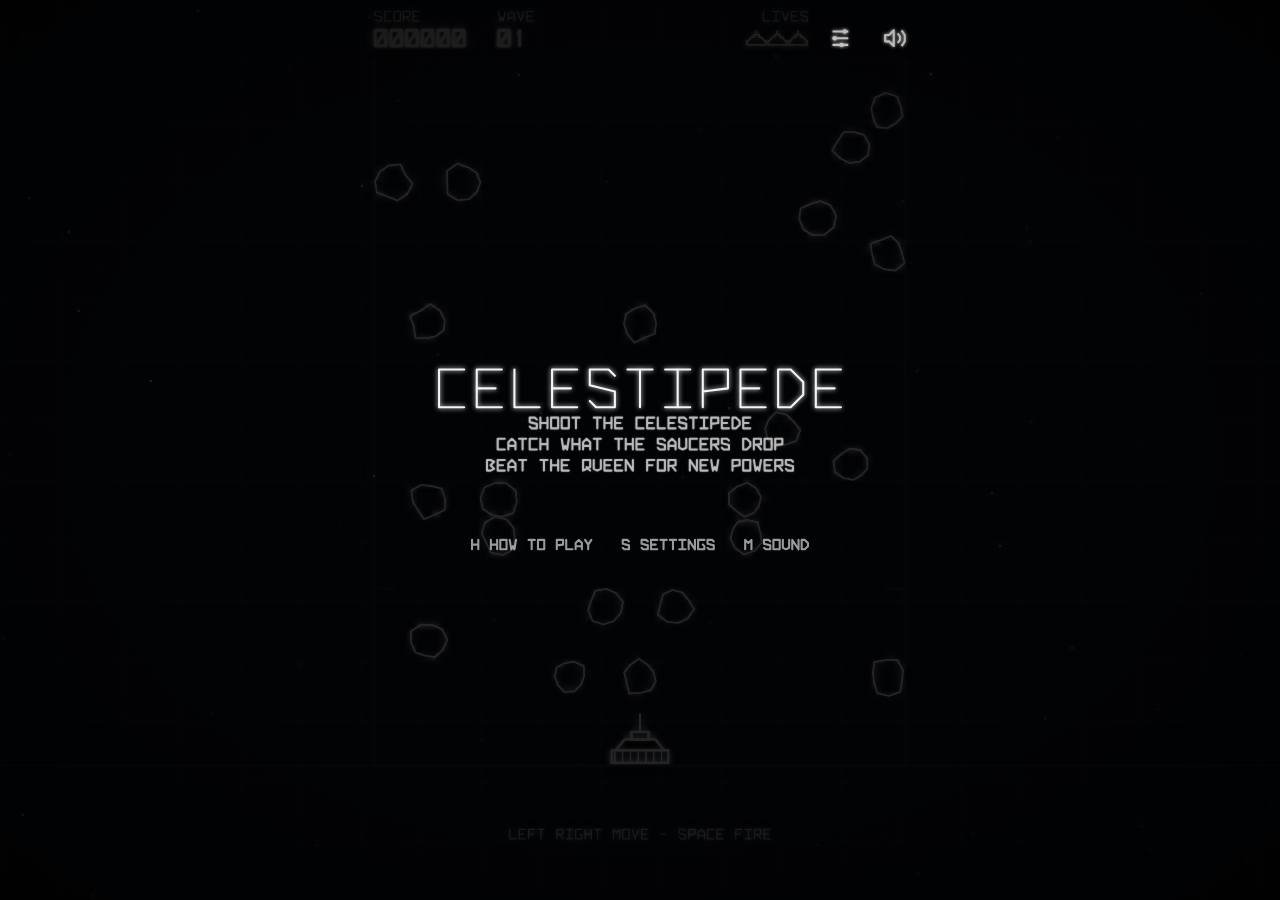
<file: games/celestipede.html>
<!DOCTYPE html>
<html lang="en">
<head>
<meta charset="utf-8">
<meta name="viewport" content="width=device-width, initial-scale=1, maximum-scale=1, user-scalable=no, viewport-fit=cover">
<title>Celestipede</title>
<link rel="stylesheet" href="../kit/tokens.css">
<link rel="stylesheet" href="../kit/bundle.css">
<style>
  :root {
    --bg-space: #141b2a;
    color-scheme: dark;
    background: var(--bg-space);
  }
  @media (prefers-color-scheme: dark) { :root:not([data-theme="light"]) { --bg-space: #141b2a; } }
  :root[data-theme="dark"] { --bg-space: #141b2a; }
  html { height: 100%; }
  body { height: 100%; margin: 0; background: var(--bg-space); overflow: hidden;
    font-family: var(--font-mono); -webkit-user-select: none; user-select: none;
    -webkit-touch-callout: none; overscroll-behavior: none; }
  #wrap { position: fixed; inset: 0; overflow: hidden;
    padding-top: env(safe-area-inset-top, 0px); padding-bottom: env(safe-area-inset-bottom, 0px); box-sizing: border-box; }
  #inner { position: relative; width: 100%; height: 100%; }
  canvas#c { position: absolute; inset: 0; width: 100%; height: 100%; display: block; touch-action: none; outline: none; }
  #vignette { position: absolute; inset: 0; pointer-events: none;
    background: radial-gradient(ellipse at center, rgba(0,0,0,0) 50%, rgba(0,0,0,0.6) 100%); }
</style>
<script src="../kit/bundle.js"></script>
</head>
<body>
<div id="wrap"><div id="inner">
  <canvas id="c" tabindex="0" aria-label="Celestipede game field"></canvas>
  <div id="vignette"></div>
</div></div>
<script>
(function(){
'use strict';
const CP = window.ClassicPlus, K = CP.COLORS;
// Kit tokens: ink is the player, hostile the enemy, signal the player's side, dust collectables.
const C = { ink:K.ink, muted:'#4a4a4a', blue:K.signal, red:K.hostile, orange:K.brickOrange,
  green:K.brickGreen, yellow:K.brickYellow, hard:K.dust, cracked:K.brickCracked, faint:'rgba(245,245,245,0.12)' };

/* ---------- Vector font: the kit's drawVectorText ---------- */
function vtext(c, str, x, y, size, o){
  o = o || {};
  c.save(); if (o.alpha != null) c.globalAlpha *= o.alpha;
  CP.drawVectorText(c, str, x, y, size, { color: o.color || C.ink, align: o.align || 'left', glow: o.glow || 0, lineWidth: o.lw || 2, glowScale: 1 });
  c.restore();
}
// The game's own events go through the shell's live region.
const say = t => { if (shell) shell.say(t); };
const reduced = () => CP.motionReduced();

/* ---------- Game-time timers (pause freezes them) ---------- */
let timers = [];
function later(sec, fn){ timers.push({ t: sec, fn }); }
function runTimers(dt){ if (!timers.length) return; const due = []; for (const t of timers){ t.t -= dt; if (t.t <= 0) due.push(t); } if (due.length){ timers = timers.filter(t => t.t > 0); due.forEach(t => t.fn()); } }

/* ---------- Canvas & layout ---------- */
const wrap = document.getElementById('inner'), cv = document.getElementById('c'), ctx = cv.getContext('2d');
let W=0,H=0,dpr=1, ui=1, cols=0, rows=0, cell=20, fieldLeft=0, fieldTop=0, fieldRight=0, padTop=0, zoneTop=0, HUD_H=56;
let grid = [];
/* Phosphor glow: progressively downsampled copies of the frame, added back on top. */
const GLOW = { tight: 0.42, wide: 0.55 };
const GL = [0,1,2].map(() => { const c = document.createElement('canvas'), x = c.getContext('2d'); x.imageSmoothingEnabled = true; x.imageSmoothingQuality = 'high'; return { c, x }; });
function phosphor(){
  ctx.save(); ctx.setTransform(1,0,0,1,0,0);
  let src = cv;
  for (const g of GL){ g.x.imageSmoothingEnabled = true; g.x.imageSmoothingQuality = 'high'; g.x.globalCompositeOperation = 'copy'; g.x.drawImage(src, 0, 0, g.c.width, g.c.height); src = g.c; }
  ctx.imageSmoothingEnabled = true; ctx.imageSmoothingQuality = 'high'; ctx.globalCompositeOperation = 'lighter';
  ctx.globalAlpha = GLOW.tight; ctx.drawImage(GL[1].c, 0, 0, cv.width, cv.height);
  ctx.globalAlpha = GLOW.wide;  ctx.drawImage(GL[2].c, 0, 0, cv.width, cv.height);
  ctx.restore();
}
function layout(){
  const r = wrap.getBoundingClientRect(); W = Math.max(1, r.width); H = Math.max(1, r.height);
  dpr = Math.min(window.devicePixelRatio||1, 2.5);
  ui = Math.max(1, Math.min(2.5, W/400, H/860));   // column layout: phones at 1x, big screens scale up
  HUD_H = Math.round(56*ui);
  cv.width = Math.round(W*dpr); cv.height = Math.round(H*dpr);
  GL.forEach((g,i) => { const f = 2 << i; g.c.width = Math.max(1, Math.round(cv.width/f)); g.c.height = Math.max(1, Math.round(cv.height/f)); });
  if (!cols) cols = 15;   // always the narrow arcade-cabinet field, on every screen
  const padH = Math.max(84, Math.min(140, H*0.15));
  const fieldH = H - HUD_H - padH;
  const sideM = Math.max(18, W*0.05);
  cell = Math.min((W-2*sideM)/cols, fieldH/20);
  const newRows = Math.max(14, Math.floor(fieldH/cell));
  fieldLeft = (W - cols*cell)/2; fieldRight = fieldLeft + cols*cell;
  fieldTop = HUD_H + (fieldH - newRows*cell);
  padTop = fieldTop + newRows*cell;
  if (newRows !== rows){
    const old = grid; rows = newRows; grid = [];
    for (let y=0;y<rows;y++){ grid.push(new Array(cols).fill(null)); }
    for (let y=0;y<Math.min(old.length, rows-1);y++) for (let x=0;x<cols;x++) grid[y][x] = old[y][x];
    for (const w of worms) for (const s of w){ s.r = Math.min(s.r, rows-1); s.pr = Math.min(s.pr, rows-1); }
  }
  zoneTop = rows - 5;
  if (tank) tank.x = clampTankX(tank.x);
}
const cx = c => fieldLeft + (c+0.5)*cell, cy = r => fieldTop + (r+0.5)*cell;
const rand = (a,b) => a + Math.random()*(b-a);
const astAt = (c,r) => (r>=0 && r<rows && c>=0 && c<cols) ? grid[r][c] : null;
function addAst(c,r,force){
  if (r<1||r>=rows-1||c<0||c>=cols||grid[r][c]) return;
  if (!force && worms.some(w => w.some(s => (s.c===c && s.r===r) || (s.pc===c && s.pr===r)))) return;  // never drop a rock onto a worm
  const v=[]; for (let i=0;i<10;i++) v.push(rand(0.7,1));
  grid[r][c] = { hp:4, v, rot:rand(0,6.28), spin:rand(-0.6,0.6) };
}

/* ---------- Audio: the game's own voices, on the kit synth's context, volume and mute ---------- */
const syn = CP.createSynth();
let actx=null;
function ensureAudio(){ syn.unlock(); actx = syn.context(); }
const audible = () => actx && !syn.muted && syn.volume > 0 && actx.state !== 'suspended';
function tone(f1,f2,dur,type,vol){
  if (!audible()) return; const t = actx.currentTime;
  const o = actx.createOscillator(), g = actx.createGain(); o.type = type||'square';
  o.frequency.setValueAtTime(f1,t); o.frequency.exponentialRampToValueAtTime(Math.max(20,f2),t+dur);
  g.gain.setValueAtTime(Math.max(0.0001,(vol||0.04)*syn.volume),t); g.gain.exponentialRampToValueAtTime(0.0001,t+dur);
  o.connect(g); g.connect(actx.destination); o.start(t); o.stop(t+dur+0.02);
}
let noiseBuf=null;
function noise(dur,vol,freq){
  if (!audible()) return;
  if (!noiseBuf){ noiseBuf = actx.createBuffer(1, actx.sampleRate, actx.sampleRate); const d = noiseBuf.getChannelData(0); for (let i=0;i<d.length;i++) d[i]=Math.random()*2-1; }
  const t = actx.currentTime, s = actx.createBufferSource(), f = actx.createBiquadFilter(), g = actx.createGain();
  s.buffer = noiseBuf; f.type='lowpass'; f.frequency.setValueAtTime(freq||1200,t); f.frequency.exponentialRampToValueAtTime(80,t+dur);
  g.gain.setValueAtTime(Math.max(0.0001,(vol||0.15)*syn.volume),t); g.gain.exponentialRampToValueAtTime(0.0001,t+dur);
  s.connect(f); f.connect(g); g.connect(actx.destination); s.start(t); s.stop(t+dur+0.02);
}

/* ---------- Game state ---------- */
let phase='play', score=0, kills=0, lives=3, wave=1, nextLife=20000, lifeStep=25000, time=0;
const LAB = false;
function freshBuffs(){ return {minigun:0,missiles:0,shield:0,wideshot:0,beam:0,clone:0}; }
let beamT=0, beamTick=0, labOn=new Set();
let worms=[], tank=null, bullets=[], missiles=[], explosions=[], pickups=[], fireCd=0, shotCount=0, buffs=freshBuffs(), saucer=null, comets=[], particles=[], popups=[];
const BANNER=1.3, BANNER_OUT=0.4;
let stepTime=0.14, stepAcc=0, stepCount=0, bannerT=0, saucerT=6, reinforceT=0, dieT=0, overT=0, cometCheck=0, bgHue=220, hueDrift=0, saucerSnd=0;

/* ---------- Starfield ---------- */
const stars = [];
(function(){ const layers=[{d:0.06,n:70,sz:1,a:0.35},{d:0.16,n:40,sz:1.5,a:0.55},{d:0.34,n:18,sz:2,a:0.85}];
  layers.forEach((L,li)=>{ for (let i=0;i<L.n;i++) stars.push({ x:Math.random(), y:Math.random(), d:L.d, sz:L.sz, a:L.a*rand(0.6,1),
    layer:li, blue: Math.random()<0.12, tw:rand(0,6.28), tws:rand(1,3) }); }); })();
let shake = 0, rumble = 0;   // camera shake: decaying impulses + a sustained rumble
let parX = 0, bossDark = 0, marchTint = 0, soot = [];
function drawStars(){
  const drift = time*9;
  for (const st of stars){
    const px = (((st.x*W - parX*st.d*2.2) % W) + W) % W;
    const py = (((st.y*H - drift*st.d*3) % H) + H) % H;
    const tw = Math.sin(time*st.tws+st.tw) > 0.85 ? 0.45 : 1;
    ctx.globalAlpha = st.a*tw; const col = st.blue ? C.blue : C.ink;
    ctx.fillStyle=col; ctx.fillRect(Math.round(px), Math.round(py), st.sz, st.sz);
  }
  ctx.globalAlpha=1;
}
function clampTankX(x){ return Math.max(cx(0), Math.min(cx(cols-1), x)); }
function seedAsteroids(){
  for (let y=0;y<rows;y++) grid[y].fill(null);
  const n = Math.floor(cols*rows*0.07);
  for (let i=0;i<n;i++) addAst(Math.floor(Math.random()*cols), 1+Math.floor(Math.random()*(rows-3)));
}
function spawnWorm(n, fromRight){
  const segs=[];
  for (let i=0;i<n;i++){ const c = fromRight ? cols+i : -1-i;
    segs.push({ c, r:0, pc:c, pr:0, dir: fromRight?-1:1, vdir:1 }); }
  worms.push(segs);
}
const UNLOCK_ORDER = ['minigun', 'missiles', 'wideshot', 'beam'];
let unlocked = ['shield'], bannerSub = null, bannerLen = 1.3, bossWins = 0;
// Difficulty tier = boss wins (0 at start). Escalates as buffs unlock.
const tier = () => Math.min(bossWins, 4);
const cyc = () => wave <= 5 ? wave-1 : (wave-6) % 8;  // wave within the current stretch between bosses
function saucerGap(){ const g = [[13,20],[9,15],[6,11],[5,9],[4,7]][tier()]; return rand(g[0], g[1]) * (boss ? 0.45 : 1); }   // saucers swarm during Queen fights
function startWave(){
  bannerSub = null;
  say(isBossWave(wave) && !marchNext ? 'Wave ' + wave + '. The queen.' : 'Wave ' + wave + '.');
  worms=[];
  if (marchNext){ marchNext = false; lastWasMarch = true; startMarch(); return; }
  if (isBossWave(wave)){ lastWasMarch = false; startBoss(); return; }
  // Too many rocks piled up? Send in the marchers to stamp the field flat.
  if (wave >= 3 && !lastWasMarch && countAsteroids() >= marchThreshold()){ lastWasMarch = true; startMarch(); return; }
  lastWasMarch = false; const extra = Math.min(5, Math.floor(cyc()/3) + tier());
  spawnWorm(12-extra, wave%2===0);
  for (let i=0;i<extra;i++){ const c = 1+Math.floor(Math.random()*(cols-2));
    worms.push([{ c, r:0, pc:c, pr:0, dir: Math.random()<0.5?-1:1, vdir:1 }]); }
  stepTime = Math.max(0.07, Math.max(0.085, 0.19 - tier()*0.028) - cyc()*0.004); stepAcc=0; reinforceT=0;
}
function resetGame(){
  unlocked = LAB ? Object.keys(PICKUPS) : ['shield']; bannerSub = null; bossWins = 0;
  score=0; kills=0; lives=3; timers=[]; shake=0; rumble=0; mouseFire=false; bannerWait=false; phase='play'; marchNext=false;
  if (shell) shell.setScore(0); wave=1; nextLife=20000; lifeStep=25000; bossFights=0; pendingDrop=null; particles=[]; popups=[];
  worms=[]; bullets=[]; missiles=[]; explosions=[]; pickups=[]; buffs=freshBuffs(); saucer=null; comets=[]; boss=null; sucked=[]; drift=[]; clone=null; cloneCd=0; march=null; bombs=[]; soot=[]; lastWasMarch=false; saucerT=saucerGap();
  seedAsteroids(); tank = { x:(fieldLeft+fieldRight)/2, vx:0, target:null };
  bannerT=bannerLen=BANNER; phase='play'; stepAcc=0; bannerWait = !!(shell && shell.messagesStay()); inputSeen = false;
}
function addScore(n){ score+=n; if (shell) shell.setScore(score);
  if (score>=nextLife){ lives=Math.min(lives+1,4); nextLife+=lifeStep; lifeStep+=10000; tone(660,1320,0.25,'triangle',0.06);
    popup(tank ? tank.x : W/2, cy(rows-1)-cell*1.6, '+1 LIFE', C.blue); say('Extra life. ' + lives + ' lives.'); } }

/* ---------- Effects ---------- */
function burst(x,y,color,n,spd,g,lifeMul,fr){
  for (let i=0;i<n;i++) particles.push({ x:x+rand(-cell*0.3,cell*0.3), y:y+rand(-cell*0.3,cell*0.3),
    vx:rand(-1,1)*spd, vy:rand(-1,1)*spd, age:0, life:rand(0.6,1.1)*(lifeMul||1), color, size:Math.round(rand(2,5)), g:g||0, fr:fr||0.92 });
}
function popup(x,y,t,color){ popups.push({x,y,t,age:0,color:(!color||color===C.red)?C.yellow:color}); }   // hostile red is too dark for text on the brightest sky

/* ---------- Input ----------
   Keys come through the shell's actions (rebindable, HELD KEYS can make them tap on / tap off).
   Pointer: drag (touch) or hover (mouse) steers. Touch play fires automatically; the mouse button
   fires while down, or toggles fire when HELD KEYS is TAP ON/OFF. */
let shell = null, prevIn = false, mouseFire = false, touchMode = false, bannerWait = false, inputSeen = false;
const ptrs = new Map();
function ptrX(e){ const r = cv.getBoundingClientRect(); return e.clientX - r.left; }
const toggleMode = () => shell && shell.settings.holds === 'toggle';
cv.addEventListener('pointerdown', e => {
  e.preventDefault(); cv.focus({ preventScroll: true });
  try { cv.setPointerCapture(e.pointerId); } catch(_){}
  if (!shell || !shell.isPlaying()) return;
  inputSeen = true;
  ptrs.set(e.pointerId, true);
  if (e.pointerType === 'touch' || e.pointerType === 'pen') touchMode = true;
  else { touchMode = false; mouseFire = toggleMode() ? !mouseFire : true; }
  if (tank) tank.target = ptrX(e);
});
cv.addEventListener('pointermove', e => {
  if (!tank || !shell || !shell.isPlaying()) return;
  if (ptrs.has(e.pointerId) || e.pointerType==='mouse') tank.target = ptrX(e);
});
function ptrEnd(e){ ptrs.delete(e.pointerId); if (e.pointerType==='mouse' && !toggleMode()) mouseFire = false;
  if (e.pointerType!=='mouse' && !ptrs.size && tank) tank.target=null; }
cv.addEventListener('pointerup', ptrEnd); cv.addEventListener('pointercancel', ptrEnd);
cv.addEventListener('contextmenu', e => e.preventDefault());
window.addEventListener('keydown', () => { if (shell && shell.isPlaying()) inputSeen = true; });   // keys the shell lets through also release a waiting banner
const firePressed = () => (shell && shell.isDown('fire')) || mouseFire || touchMode;

/* ---------- Update ---------- */
function stepWorms(){
  // Heads steer by the classic rules; every other segment steps into the spot the one ahead just left.
  // Other worm segments count as obstacles, so two heads can never end up stacked in one cell.
  const key = (c,r) => c + ',' + r;
  const occ = new Set(); for (const w of worms) for (const s of w) occ.add(key(s.c, s.r));
  for (const w of worms){
    const old = w.map(s => ({ c:s.c, r:s.r, dir:s.dir, vdir:s.vdir }));
    for (const s of w){ s.pc = s.c; s.pr = s.r; }
    const h = w[0]; let moved = true;
    const inside = h.c>=0 && h.c<cols;
    if (!inside){                                            // off-screen: crawl inward, wait if the entry is taken
      h.dir = h.c<0 ? 1 : -1; const nc = h.c + h.dir;
      if (nc>=0 && nc<cols && occ.has(key(nc, h.r))) moved = false; else h.c = nc;
    } else {
      const nc = h.c + h.dir;
      const blocked = nc<0 || nc>=cols || astAt(nc, h.r) || occ.has(key(nc, h.r));
      if (blocked){
        let nr = h.r + h.vdir;
        if (nr > rows-1){ h.vdir=-1; nr = h.r-1; }
        else if (h.vdir<0 && nr < zoneTop){ h.vdir=1; nr = h.r+1; }
        h.dir = -h.dir;
        if (occ.has(key(h.c, nr))) moved = false;            // another worm is below: just turn around this step
        else {
          if (astAt(h.c, nr)){                               // dropping onto a rock: the worm chews through it
            grid[nr][h.c] = null; burst(cx(h.c), cy(nr), C.ink, 8, cell*4, 0);
            if (phase==='play') noise(0.08, 0.05, 700);
          }
          h.r = nr;
        }
      } else h.c = nc;
    }
    if (moved) for (let i=1;i<w.length;i++){ const o = old[i-1]; w[i].c = o.c; w[i].r = o.r; w[i].dir = o.dir; w[i].vdir = o.vdir; }
    if (moved){ occ.delete(key(old[old.length-1].c, old[old.length-1].r)); occ.add(key(h.c, h.r)); }
  }
  stepCount++;
  if (stepCount%2===0 && worms.length && phase==='play') tone(stepCount%4===0?120:100, 80, 0.06, 'triangle', 0.035);
}
function segPos(s, t){ return [cx(s.pc+(s.c-s.pc)*t), cy(s.pr+(s.r-s.pr)*t)]; }

function killSegment(wi, i, noRock){
  const w = worms[wi], s = w[i], [x,y] = segPos(s, stepAcc/stepTime), head = i===0;
  kills++; addScore(head?100:10); burst(x,y, head?C.red:C.orange, head?30:22, cell*13, 0, 2.3, 0.965);
  noise(0.18, 0.12, head?2000:1400); tone(head?300:220, 60, 0.15, 'square', 0.04);
  if (!noRock && s.c>=0 && s.c<cols && s.r>=1 && s.r<rows-1) addAst(s.c, s.r, true);
  const a = w.slice(0,i), b = w.slice(i+1);
  worms.splice(wi,1); if (a.length) worms.push(a); if (b.length) worms.push(b);
}
/* ---------- Boss: black hole + giant worm ---------- */
const isBossWave = w => w >= 5 && (w-5) % 8 === 0;   // waves 5, 13, 21, ...
let bossFights = 0, pendingDrop = null;
let boss = null, sucked = [];
const holeR = () => cell*3.4;
function bossGrid(){ const BC = cell*2, bCols = Math.floor(cols/2), bRows = Math.floor(rows/2);
  return { BC, bCols, bRows, ox: fieldLeft + (cols*cell - bCols*BC)/2 }; }
function bxy(p){ if (p.hole && boss) return [boss.hx, boss.hy]; const g = bossGrid(); return [g.ox + (p.c+0.5)*g.BC, padTop - (g.bRows - p.r - 0.5)*g.BC]; }
function startBoss(){
  const g = bossGrid(), bc0 = Math.floor(g.bCols/2), ty = fieldTop + rows*cell*0.28;
  const br0 = Math.max(0, Math.round(g.bRows - (padTop-ty)/g.BC - 0.5));
  const hx = (fieldLeft+fieldRight)/2, hy = bxy({c:bc0, r:br0})[1];
  boss = { state:'open', t:0, hx, hy, hr:0, bc0, br0, segs:[], hist:[], dir: Math.random()<0.5?-1:1, vdir:1,
    acc:0, stepT:[0.47,0.42,0.37,0.34,0.32][tier()], steps:0, dropT:2.2, total: 0 };
  boss.holeA = 1;
  boss.rim = []; for (let i=0;i<300;i++) boss.rim.push({ u:Math.random(), sp:rand(0.02,0.07), off: 0.99+Math.pow(Math.random(),2.5)*0.12,
    sz: Math.random()<0.7?2.5:3.5, col: C.red, al: rand(0.45,1),
    w:rand(0.4,1.4), p:rand(0,6.28), amp:rand(0.01,0.05), rth:Math.random() });
  boss.dust = []; for (let i=0;i<260;i++) boss.dust.push({ f:Math.random(), arm:i%5, j:rand(-0.35,0.35), sz: Math.random()<0.6?2.5:4, al: rand(0.45,1), sp:rand(0.03,0.1),
    w1:rand(0.3,1.2), w2:rand(0.3,1.2), p1:rand(0,6.28), p2:rand(0,6.28), amp:rand(0.03,0.12), rth:Math.random() });
  const bh = [6,9,12,14,16][tier()];   // hits per body segment (head takes double)
  const len = Math.min(14, 5 + bossFights*2); bossFights++;
  for (let i=0;i<len;i++) boss.segs.push({ id:i, hp: i===0?bh*2:bh, max: i===0?bh*2:bh, flash:0, ox:0, oy:0, emergeAt:-1, scd:0 });
  boss.total = boss.segs.reduce((n,s)=>n+s.hp,0);
  saucerT = Math.min(saucerT, saucerGap());   // don't make the fight wait out a long pre-boss saucer timer
  tone(90, 25, 1.4, 'sawtooth', 0.06); noise(1.6, 0.12, 400);
}
function bossSegPos(i){
  const b = boss, s = b.segs[i];
  if (s.emergeAt < 0 || !b.hist[i]) return [b.hx + s.ox, b.hy + s.oy];
  const t = Math.min(1, b.acc/b.stepT), cur = b.hist[i], prev = b.hist[i+1] || cur;
  const [x1,y1] = bxy(prev), [x2,y2] = bxy(cur);
  return [x1+(x2-x1)*t + s.ox, y1+(y2-y1)*t + s.oy];
}
function bossStep(){
  const g = bossGrid(), b = boss, h = b.hist[0]; let c = h.c, r = h.r;
  const nc = c + b.dir;
  if (nc<0 || nc>=g.bCols){
    let nr = r + b.vdir;
    if (nr > g.bRows-1){ b.vdir=-1; nr = r-1; } else if (b.vdir<0 && nr < g.bRows-3){ b.vdir=1; nr = r+1; }
    r = nr; b.dir = -b.dir;
  } else c = nc;
  b.hist.unshift({c,r}); if (b.hist.length > b.segs.length+2) b.hist.length = b.segs.length+2;
  { const [hx2,hy2] = bxy({c,r});                 // the boss head crushes any rocks in its path
    for (let rr=0; rr<rows; rr++) for (let cc=0; cc<cols; cc++) if (grid[rr][cc] && Math.abs(cx(cc)-hx2) < cell && Math.abs(cy(rr)-hy2) < cell){
      grid[rr][cc] = null; burst(cx(cc), cy(rr), C.ink, 10, cell*5, 0); noise(0.12, 0.08, 600); } }
  b.steps++;
  for (let i=0;i<b.segs.length;i++) if (b.segs[i].emergeAt<0 && i < b.hist.length-1) b.segs[i].emergeAt = b.steps;
  tone(b.steps%2?62:52, 35, 0.2, 'sawtooth', 0.05); shake = Math.max(shake, cell*0.05);
}
function hitBossSeg(i){
  const s = boss.segs[i]; s.hp--; s.flash = 0.12;
  const [x,y] = bossSegPos(i);
  if (s.hp > 0){ burst(x, y, C.orange, 8, cell*6, 0); tone(1300, 700, 0.08, 'square', 0.035); return; }
  const old = boss.segs.map((_,j)=>bossSegPos(j)), head = i===0;
  addScore(head?600:250); popup(x, y-cell, head?600:250, C.red);
  burst(x, y, C.red, 30, cell*14, 0, 2.3, 0.965); burst(x, y, C.orange, 16, cell*10, 0, 2, 0.96);
  noise(0.5, 0.25, 1500); tone(180, 40, 0.4, 'square', 0.05); shake = Math.max(shake, cell*(head?0.55:0.4));
  boss.segs.splice(i,1);
  for (let j=i;j<boss.segs.length;j++){ const [nx,ny] = bossSegPos(j), s2 = boss.segs[j];
    s2.ox += old[j+1][0]-nx; s2.oy += old[j+1][1]-ny; }
  if (!boss.segs.length){
    boss.state='dead'; boss.t=0; addScore(5000); popup(x, y-cell*2, 'QUEEN 5000', C.yellow); shake = Math.max(shake, cell*0.8);
    burst(x, y, C.ink, 40, cell*16, 0, 2.5, 0.965); noise(1.4, 0.35, 2500); tone(400, 30, 1.2, 'sawtooth', 0.06);
  }
}
function beginSuck(){
  const b = boss; sucked = [];
  for (let r=0;r<rows;r++) for (let c=0;c<cols;c++){ const a = grid[r][c]; if (!a) continue;
    const dx = cx(c)-b.hx, dy = cy(r)-b.hy, d = Math.hypot(dx,dy);
    sucked.push({ a, r:d, ang:Math.atan2(dy,dx), spd:0, delay: rand(0,1.2) + d/(cell*10) }); grid[r][c]=null; }
  noise(2.5, 0.08, 250);
}
function updateBoss(dt){
  const b = boss, HR = holeR(); b.t += dt;
  for (const d of b.rim){ d.u = (d.u + d.sp*dt) % 1; }
  for (const d of b.dust){ d.f -= d.sp*dt; if (d.f < 0){ d.f += 1; d.j = rand(-0.18,0.18); } }
  if (b.state==='open'){
    const k = Math.min(1, b.t/1.0); b.hr = HR*(1-Math.pow(1-k,3));
    if (b.t >= 1.0){ b.state='suck'; b.t=0; beginSuck(); }
  } else if (b.state==='suck'){
    b.hr = HR;
    for (const s of sucked){
      if (s.delay>0){ s.delay-=dt; continue; }
      s.spd += cell*2.5*dt; s.r -= s.spd*dt;
      s.ang += (cell*3/Math.max(s.r, cell*0.6))*dt*(1 + s.spd/(cell*4)); s.a.rot += dt*4;
      if (s.r < b.hr*0.3){ s.dead = true; burst(b.hx, b.hy, C.red, 4, cell*3, 0); if (Math.random()<0.5) tone(rand(300,600), 60, 0.12, 'sine', 0.015); }
    }
    sucked = sucked.filter(s => !s.dead);
    if (!sucked.length && b.t > 0.8){ b.state='fight'; b.t=0; b.hist=[{c:b.bc0, r:b.br0, hole:true}]; tone(70, 30, 1, 'sawtooth', 0.07); }
  } else if (b.state==='fight'){
    b.hr = HR;
    const outN = b.segs.filter(s => s.emergeAt>=0).length, tgt = b.segs.length ? 1 - outN/b.segs.length : 0;
    b.holeA += (tgt - b.holeA) * Math.min(1, dt*1.5);
    releaseDust(b, 1 - b.holeA);
    b.acc += dt; while (b.acc >= b.stepT){ b.acc -= b.stepT; bossStep(); }
    const k = Math.exp(-dt*10);
    for (const s of b.segs){ s.flash = Math.max(0, s.flash-dt); s.ox*=k; s.oy*=k; s.scd = Math.max(0, s.scd-dt); }
    b.dropT -= dt;
    if (b.dropT <= 0){ b.dropT = rand(0.65, 1.15) * [2,1.5,1,0.9,0.8][tier()];
      const out = []; b.segs.forEach((s,i) => { if (s.emergeAt>=0) out.push(i); });
      if (out.length && comets.length < [3,4,6,6,7][tier()]){ const i = out[Math.floor(Math.random()*out.length)], [x,y] = bossSegPos(i);
        if (y < cy(zoneTop)) spawnComet(x, y+cell*0.6); } }
  } else if (b.state==='dead'){
    b.holeA = Math.max(0, b.holeA - dt*2); releaseDust(b, 2);
    if (b.t > 1.2){
      seedAsteroids();
      for (let r=0;r<rows;r++) for (let c=0;c<cols;c++) if (grid[r][c]) burst(cx(c), cy(r), C.ink, 4, cell*3, 0);
      boss = null;
      bossWins++;
      const next = UNLOCK_ORDER.find(k => !unlocked.includes(k));
      if (next){ unlocked.push(next); pendingDrop = next; bannerSub = { text: PICKUPS[next].name+' UNLOCKED', color: PICKUPS[next].color };
        [523,659,784,1047].forEach((f,i) => later(i*0.11, () => tone(f, f*1.01, 0.22, 'square', 0.04))); }
      say('Queen defeated.' + (next ? ' ' + PICKUPS[next].name.toLowerCase() + ' unlocked.' : ''));
    }
  }
}
const holeRadius = b => b.hr*(1 + 0.07*Math.sin(time*1.4));
function armPos(d, b, R){
  const rr = R*(1+d.f*2), a = time*0.7 + d.arm*Math.PI*2/5 - d.f*3 + d.j*(0.4+d.f), loose = R*d.amp*(0.5+d.f);
  return [b.hx + Math.cos(a)*rr + Math.sin(time*d.w1+d.p1)*loose, b.hy + Math.sin(a)*rr*0.85 + Math.cos(time*d.w2+d.p2)*loose, a];
}
function rimPos(d, b, R){
  const rot = time*0.15, e = d.u*8, k = Math.floor(e), fr = e-k, a1 = rot + k/8*Math.PI*2, a2 = rot + (k+1)/8*Math.PI*2;
  const rr = R*(d.off + Math.sin(time*d.w+d.p)*d.amp);
  return [b.hx + Math.cos(a1)*rr + (Math.cos(a2)-Math.cos(a1))*rr*fr, b.hy + Math.sin(a1)*rr + (Math.sin(a2)-Math.sin(a1))*rr*fr, a1+fr*Math.PI/4];
}
let drift = [];
function releaseDust(b, level){
  const R = holeRadius(b);
  const go = (d, pos, col) => { d.gone = true; const [x,y,a] = pos, sp = cell*rand(0.3,0.9);
    drift.push({ x, y, vx:-Math.sin(a)*sp, vy:Math.cos(a)*sp, ph:a+Math.PI/2, w:rand(0.3,0.9)*(Math.random()<0.5?-1:1),
      s:cell*rand(0.3,0.8), fall:cell*rand(0.15,0.45), age:0, life:rand(9,16), col, sz:d.sz }); };
  for (const d of b.dust) if (!d.gone && d.rth < level) go(d, armPos(d,b,R), C.red);
  for (const d of b.rim) if (!d.gone && d.rth < level) go(d, rimPos(d,b,R), d.col);
}
function updateDrift(dt){
  for (const p of drift){ p.ph += p.w*dt; const tx = Math.cos(p.ph)*p.s, ty = p.fall + Math.sin(p.ph)*p.s*0.6;
    const k = Math.min(1, dt*0.8); p.vx += (tx-p.vx)*k; p.vy += (ty-p.vy)*k; p.x += p.vx*dt; p.y += p.vy*dt; p.age += dt; }
  drift = drift.filter(p => p.age < p.life && p.y < H+10);
}
function drawDrift(){
  for (const p of drift){ const k = p.age/p.life; ctx.globalAlpha = k<0.7 ? 1 : Math.max(0, 1-(k-0.7)/0.3);
    ctx.fillStyle = p.col; ctx.fillRect(Math.round(p.x - p.sz/2), Math.round(p.y - p.sz/2), p.sz, p.sz); }
  ctx.globalAlpha = 1;
}
function drawBlackHole(b){
  if (b.hr < 1) return; const R = holeRadius(b);
  for (const d of b.dust){ if (d.gone) continue; const [x,y] = armPos(d,b,R);
    ctx.globalAlpha = d.al * (d.f > 0.8 ? (1-d.f)/0.2 : Math.min(1, d.f/0.35)); ctx.fillStyle = C.red;
    ctx.fillRect(Math.round(x - d.sz/2), Math.round(y - d.sz/2), d.sz, d.sz); }
  if (b.holeA > 0.01){
    ctx.save(); ctx.translate(b.hx, b.hy); ctx.globalAlpha = b.holeA; ctx.beginPath();
    const rot = time*0.15; for (let i=0;i<8;i++){ const a = rot + i/8*Math.PI*2; i ? ctx.lineTo(Math.cos(a)*R, Math.sin(a)*R) : ctx.moveTo(Math.cos(a)*R, Math.sin(a)*R); }
    ctx.closePath(); ctx.fillStyle = '#030307'; ctx.fill(); ctx.restore(); }
  for (const d of b.rim){ if (d.gone) continue; const [x,y] = rimPos(d,b,R);
    ctx.globalAlpha = d.al * Math.min(1, 1.25 - (d.off-1)*6); ctx.fillStyle = d.col;
    ctx.fillRect(Math.round(x - d.sz/2), Math.round(y - d.sz/2), d.sz, d.sz); }
  ctx.globalAlpha = 1;
}
function drawBossSeg(s, x, y, head, sc, ang){
  const R = cell*0.88*sc, col = s.flash>0 ? C.ink : (s.hp > s.max*0.4 ? C.red : C.orange);
  ctx.save(); ctx.translate(x,y); ctx.strokeStyle = col; ctx.lineJoin = 'miter';
  const wig = Math.sin(time*9 + s.id*1.3)*R*0.16;
  if (!head){
    const edge = R*0.9*Math.sin(Math.PI/3);
    ctx.lineWidth = 1.5; ctx.beginPath();
    for (const sg of [-1,1]) for (const lx of [-0.38,0,0.38]){ ctx.moveTo(lx*R, sg*edge); ctx.lineTo(lx*R + (lx===0?-wig:wig), sg*(edge+R*0.4)); }
    ctx.stroke(); ctx.lineWidth = 2;
    const hex = (r, rot) => { const p=[]; for (let i=0;i<6;i++){ const a = rot + i/6*Math.PI*2; p.push([Math.cos(a)*r, Math.sin(a)*r]); } poly(p); };
    hex(R*0.9, 0); hex(R*0.45, -time*1.2 - s.id);
    ctx.fillStyle = col; ctx.fillRect(-R*0.1, -R*0.1, R*0.2, R*0.2);
    if (s.hp <= s.max*0.4){ ctx.beginPath(); ctx.moveTo(-R*0.6,-R*0.35); ctx.lineTo(R*0.6,R*0.35); ctx.moveTo(-R*0.6,R*0.35); ctx.lineTo(R*0.6,-R*0.35); ctx.stroke(); }   // cracked: weak segment
  } else {
    ctx.rotate(ang);
    ctx.lineWidth = 1.5; ctx.beginPath();
    for (const sg of [-1,1]) for (const lx of [-0.55,-0.1]){ const ey = R*(1.0 - (0.4-lx)/1.3*0.2);
      ctx.moveTo(lx*R, sg*ey); ctx.lineTo(lx*R + (lx<-0.3?wig:-wig), sg*(ey+R*0.38)); }
    ctx.stroke(); ctx.lineWidth = 2;
    poly([[R*1.05,-R*0.55],[R*1.05,R*0.55],[R*0.4,R*1.0],[-R*0.9,R*0.8],[-R*0.9,-R*0.8],[R*0.4,-R*1.0]]);
    ctx.beginPath();
    for (const sg of [-1,1]){ ctx.moveTo(-R*0.3, sg*R*0.9); ctx.lineTo(-R*1.0, sg*R*1.45); ctx.lineTo(-R*0.7, sg*R*0.8); }
    const bite = (Math.sin(time*10)*0.5+0.5)*R*0.18;
    ctx.moveTo(R*0.75, -R*0.5);
    for (let k=0;k<=6;k++) ctx.lineTo(k%2 ? R*1.05+bite : R*0.75, -R*0.5 + k*R/6);
    ctx.stroke();
    const blink = Math.sin(time*2.3) > 0.95; ctx.fillStyle = C.ink; const e = Math.max(2.5, R*0.2);   // eyes in ink like the worm heads: signal is the player's side
    for (const ey of [-0.5, 0, 0.5]) ctx.fillRect(R*0.3 - e/2, ey*R - (blink?1:e/2), e, blink?2:e);
  }
  ctx.restore();
}
function drawBoss(){
  const b = boss; drawBlackHole(b);
  for (const s of sucked){ if (s.dead) continue; const x = b.hx + Math.cos(s.ang)*s.r, y = b.hy + Math.sin(s.ang)*s.r;
    ctx.strokeStyle = C.ink; ctx.lineWidth = 1.6; ctx.globalAlpha = 0.9; drawAsteroid(s.a, x, y, Math.min(1, s.r/(b.hr*1.6))); }
  ctx.globalAlpha = 1;
  if (b.state !== 'fight' || !b.segs.length) return;
  const t = Math.min(1, b.acc/b.stepT), n = b.segs.length, pos = b.segs.map((_,i)=>bossSegPos(i));
  ctx.strokeStyle = C.red; ctx.globalAlpha = 0.5; ctx.lineWidth = 2; ctx.beginPath();
  for (let i=1;i<n;i++) if (b.segs[i].emergeAt>=0){ ctx.moveTo(pos[i-1][0],pos[i-1][1]); ctx.lineTo(pos[i][0],pos[i][1]); }
  ctx.stroke(); ctx.globalAlpha = 1;
  const per = n+2, pp = (b.steps + t) % per;
  for (let i=n-1;i>=0;i--){ const s = b.segs[i]; if (s.emergeAt<0) continue;
    let d = Math.abs(i-pp); d = Math.min(d, per-d);
    const grow = Math.min(1, (b.steps - s.emergeAt) + t);
    let ang = 0; if (i===0 && b.hist[1]){ const [ax,ay] = bxy(b.hist[1]), [bx2,by2] = bxy(b.hist[0]); ang = Math.atan2(by2-ay, bx2-ax); }
    drawBossSeg(s, pos[i][0], pos[i][1], i===0, (0.35+0.65*grow)*(1 + 0.2*Math.max(0,1-d)), ang); }
}
function spawnComet(x, y){
  const c = Math.max(0, Math.min(cols-1, Math.floor((x-fieldLeft)/cell)));
  comets.push({ c, x:cx(c), y, vy:cell*(6+Math.min(wave,10)*0.35), hp:2, lastR:Math.floor((y-fieldTop)/cell) });
  tone(1800, 200, 0.6, 'sine', 0.03);
}
/* ---------- Worm Clone buff (prototype) ----------
   Independent-segment worms like the enemy, mirrored: they climb instead of descend.
   Removing a middle segment splits a chain into two worms. */
let clone = null, cloneCd = 0;
const CLONE_LEN = 8, CLONE_LIFE = 10;
function spawnClone(){
  const c = Math.max(0, Math.min(cols-1, Math.floor((tank.x-fieldLeft)/cell))), r = rows-1, dir = c < cols/2 ? 1 : -1;
  const chain = [];
  for (let i=0;i<CLONE_LEN;i++) chain.push({ id:i, c, r, pc:c, pr:r, dir, vdir:-1, rise:4, wait:i, born:-1 });
  clone = { chains:[chain], acc:0, stepT:0.075, steps:0, grace:1.4, hitCd:0, age:0, crumbleT:0 };
  tone(200, 900, 0.35, 'square', 0.04); later(0.12, () => tone(400, 1200, 0.2, 'square', 0.03));
}
function cloneStep(){
  const k = clone;
  for (const ch of k.chains) for (const s of ch){
    s.pc = s.c; s.pr = s.r;
    if (s.wait > 0){ s.wait--; continue; }                     // still queued inside the tank
    if (s.born < 0) s.born = k.steps;
    if (s.rise > 0){ s.rise--; s.r = Math.max(0, s.r-1); }     // climb straight out of the tank first
    else {
      const nc = s.c + s.dir;
      if (nc<0 || nc>=cols || astAt(nc, s.r)){
        let nr = s.r + s.vdir;
        if (nr < 0){ s.vdir = 1; nr = s.r+1; } else if (s.vdir>0 && nr > rows-3){ s.vdir = -1; nr = s.r-1; }
        s.r = nr; s.dir = -s.dir;
      } else s.c = nc;
    }
    if (astAt(s.c, s.r)){ grid[s.r][s.c] = null; burst(cx(s.c), cy(s.r), C.ink, 8, cell*4, 0); }   // chews through rocks
  }
  k.steps++;
  if (k.steps%2===0) tone(k.steps%4?900:760, 700, 0.03, 'square', 0.012);
}
const allyLive = s => s.wait<=0 && s.born>=0;
function allyPos(s){ const t = Math.min(1, clone.acc/clone.stepT); return [cx(s.pc+(s.c-s.pc)*t), cy(s.pr+(s.r-s.pr)*t)]; }
function allyHit(h){                                  // remove one clone segment; the chain splits around it
  const [ci, si] = h, ch = clone.chains[ci], [x,y] = allyPos(ch[si]);
  burst(x, y, C.ink, 14, cell*8, 0); tone(700, 200, 0.1, 'square', 0.03);
  const a = ch.slice(0, si), b = ch.slice(si+1);
  clone.chains.splice(ci, 1); if (a.length) clone.chains.push(a); if (b.length) clone.chains.push(b);
  if (!clone.chains.length){ breakClone(); cloneCd = 2; }
}
function cloneHitAt(x, y, d){
  if (!clone || clone.grace>0) return null;          // brief immunity while it launches out of the tank
  for (let ci=0; ci<clone.chains.length; ci++) for (let si=0; si<clone.chains[ci].length; si++){
    const s = clone.chains[ci][si]; if (!allyLive(s)) continue;
    const [sx,sy] = allyPos(s); if (Math.abs(sx-x) < d && Math.abs(sy-y) < d) return [ci, si]; }
  return null;
}
function breakClone(){
  if (!clone) return;
  for (const ch of clone.chains) for (const s of ch){ if (!allyLive(s)) continue; const [x,y] = allyPos(s); burst(x, y, C.ink, 12, cell*8, 0, 1.5, 0.95); }
  noise(0.4, 0.12, 2500); clone = null;
}
function allyTouching(x, y, d){                      // any clone segment near (x,y), ignoring grace
  for (let ci=0; ci<clone.chains.length; ci++) for (let si=0; si<clone.chains[ci].length; si++){
    const s = clone.chains[ci][si]; if (!allyLive(s)) continue;
    const [sx,sy] = allyPos(s); if (Math.abs(sx-x) < d && Math.abs(sy-y) < d) return [ci, si]; }
  return null;
}
function updateClone(dt){
  if (!clone){
    if (buffs.clone>0){ cloneCd -= dt; if (cloneCd<=0) spawnClone(); }
    return;
  }
  const k = clone; k.age += dt;
  if (k.age > CLONE_LIFE){                            // worn out: shed one segment at a time from a tail
    k.crumbleT -= dt;
    if (k.crumbleT <= 0){ k.crumbleT = 0.3;
      let ci = 0; k.chains.forEach((ch,i) => { if (ch.length > k.chains[ci].length) ci = i; });
      const ch = k.chains[ci], s = ch[ch.length-1], [x,y] = allyPos(s);
      burst(x, y, C.ink, 12, cell*7, 0, 1.4, 0.95); tone(600, 150, 0.08, 'square', 0.025);
      ch.pop(); if (!ch.length) k.chains.splice(ci, 1);
      if (!k.chains.length){ clone = null; cloneCd = 2; return; }
    }
  }
  k.acc += dt; k.hitCd = Math.max(0, k.hitCd-dt); k.grace = Math.max(0, k.grace-dt);
  while (k.acc >= k.stepT){ k.acc -= k.stepT; cloneStep(); }
  // enemy worms: both sides lose the colliding segment
  const t = stepAcc/stepTime; let again = true;
  while (again && clone){ again = false;
    for (let wi=0; wi<worms.length && !again; wi++) for (let i=0;i<worms[wi].length;i++){
      const [sx,sy] = segPos(worms[wi][i], t), h = allyTouching(sx, sy, cell*0.8);
      if (h){ killSegment(wi, i, true); allyHit(h); again = true; break; } } }
  if (!clone) return;
  if (march) for (let i=march.units.length-1; i>=0 && march && clone; i--){ const [ux,uy] = marchPos(march.units[i]), h = allyTouching(ux, uy, cell*0.8); if (h){ killMarcher(i); allyHit(h); } }
  if (!clone) return;
  if (saucer){ const h = allyTouching(saucer.x, saucer.y, cell*1.1); if (h){ killSaucer(300); allyHit(h); if (!clone) return; } }
  for (const c of comets.slice()){ if (!clone) return; const h = allyTouching(c.x, c.y, cell*0.8); if (h){ killComet(c); allyHit(h); } }
  if (!clone) return;
  // the boss: each bite deals two hits and costs the biting segment
  if (boss && boss.state==='fight' && k.hitCd<=0){
    for (let i=boss.segs.length-1; i>=0; i--){ if (boss.segs[i].emergeAt<0) continue;
      const [bx,by] = bossSegPos(i), h = allyTouching(bx, by, cell*1.3); if (!h) continue;
      hitBossSeg(i); if (boss && boss.state==='fight' && boss.segs[i]) hitBossSeg(i);
      k.hitCd = 0.3; allyHit(h); break; }
  }
}
function drawCloneSeg(s, x, y, head, ang, sc){
  const R = cell*0.42*sc;
  ctx.save(); ctx.translate(x, y); ctx.strokeStyle = C.ink; ctx.lineJoin = 'miter'; ctx.lineWidth = 1.5;
  ctx.beginPath();
  for (const sg of [-1,1]) for (const lx of [-0.42, 0.42]){
    const ext = Math.sin(time*20 + s.id*1.7 + lx*4) > 0 ? 0.38 : 0.2;
    ctx.moveTo(lx*R, sg*R*0.78); ctx.lineTo(lx*R, sg*R*(0.78+ext)); ctx.moveTo(lx*R-R*0.12, sg*R*(0.78+ext)); ctx.lineTo(lx*R+R*0.12, sg*R*(0.78+ext)); }
  ctx.stroke(); ctx.lineWidth = 2;
  if (!head){
    ctx.strokeRect(-R*0.78, -R*0.78, R*1.56, R*1.56);
    ctx.save(); ctx.rotate(time*5 + s.id); ctx.strokeRect(-R*0.32, -R*0.32, R*0.64, R*0.64); ctx.restore();
    ctx.fillStyle = C.ink; ctx.fillRect(-R*0.1, -R*0.1, R*0.2, R*0.2);
  } else {
    ctx.rotate(ang);
    poly([[R*0.95,-R*0.5],[R*0.95,R*0.5],[-R*0.75,R*0.8],[-R*0.75,-R*0.8]]);
    ctx.fillStyle = Math.floor(time*6)%2 ? C.blue : C.ink; ctx.fillRect(R*0.3, -R*0.45, R*0.2, R*0.9);
    ctx.beginPath(); ctx.moveTo(-R*0.3, -R*0.7); ctx.lineTo(-R*0.6, -R*1.25); ctx.stroke();
    ctx.fillStyle = Math.floor(time*3)%2 ? C.red : C.ink; ctx.fillRect(-R*0.6-2, -R*1.25-2, 4, 4);
  }
  ctx.restore();
}
function drawClone(){
  const k = clone, t = Math.min(1, k.acc/k.stepT);
  for (const ch of k.chains){
    const pos = ch.map(allyPos), n = ch.length;
    ctx.strokeStyle = C.ink; ctx.globalAlpha = 0.35; ctx.lineWidth = 1.5; ctx.beginPath();
    for (let i=1;i<n;i++) if (allyLive(ch[i]) && allyLive(ch[i-1]) && Math.hypot(pos[i][0]-pos[i-1][0], pos[i][1]-pos[i-1][1]) < cell*1.6){ ctx.moveTo(pos[i-1][0],pos[i-1][1]); ctx.lineTo(pos[i][0],pos[i][1]); }
    ctx.stroke(); ctx.globalAlpha = 1;
    const per = n+2, pp = (k.steps + t) % per;
    for (let i=n-1;i>=0;i--){ const s = ch[i]; if (!allyLive(s)) continue;
      let d = Math.abs(i-pp); d = Math.min(d, per-d);
      const grow = Math.min(1, (k.steps - s.born - 1) + t);
      let dx = s.c-s.pc, dy = s.r-s.pr; if (!dx && !dy){ dx = s.rise>0 ? 0 : s.dir; dy = s.rise>0 ? -1 : 0; }
      drawCloneSeg(s, pos[i][0], pos[i][1], i===0, Math.atan2(dy, dx), (0.4+0.6*Math.max(0,grow))*(1 + 0.22*Math.max(0,1-d))); }
  }
}
/* ---------- Marchers wave (prototype) ----------
   Five rows march down from the top one step every 1.5 s, crushing whatever they step on,
   and drop fused bombs that detonate 3 s after release. */
let march = null, bombs = [], marchNext = false, lastWasMarch = false;
function countAsteroids(){ let n = 0; for (let r=0;r<rows;r++) for (let c=0;c<cols;c++) if (grid[r][c]) n++; return n; }
const marchThreshold = () => Math.floor(cols*(rows-2)*0.14);   // about twice the starting density
function startMarch(){
  const units = [];
  for (let row=0; row<5; row++) for (let c=1; c<cols-1; c+=2)
    units.push({ c, r: row-5 });
  // step interval shrinks as the game goes on: 1.5 s early, down to 0.55 s late
  const stepInt = Math.max(0.55, Math.min(1.5, 1.5 - Math.max(0, wave-3)*0.04 - tier()*0.05));
  march = { units, t:0.35, frame:0, anim:1, bombT:2.5, stepInt, pace: stepInt/1.5 };
  tone(110, 55, 0.5, 'square', 0.05);
}
function marchPos(u){
  const k = 1 - Math.pow(1 - Math.min(1, march.anim), 3);           // eased step
  return [cx(u.c) + (march.frame ? 1 : -1)*cell*0.12, cy(u.r - 1 + k)];
}
function killMarcher(i, pts){
  const u = march.units[i], [x,y] = marchPos(u), p = pts==null ? 20 : pts;
  addScore(p); burst(x, y, C.red, 18, cell*10, 0, 1.8, 0.96); noise(0.15, 0.1, 1800); tone(500, 120, 0.12, 'square', 0.035);
  march.units.splice(i, 1);
  if (!march.units.length) march = null;
}
function marcherAt(x, y, d){
  if (!march) return -1;
  for (let i=0;i<march.units.length;i++){ const [ux,uy] = marchPos(march.units[i]);
    if (Math.abs(ux-x) < d && Math.abs(uy-y) < d) return i; }
  return -1;
}
function bombAt(x, y, d){ return bombs.findIndex(b => Math.abs(b.x-x) < d && Math.abs(b.y-y) < d); }
function defuseBomb(i){ const b = bombs[i]; burst(b.x, b.y, C.orange, 10, cell*5, 0); addScore(5); tone(1200, 400, 0.06, 'square', 0.03); bombs.splice(i,1); }
function updateMarch(dt){
  const m = march;
  if (m){
    m.anim += dt/0.22;
    m.t -= dt;
    if (m.t <= 0){
      const entering = m.units.some(u => u.r < 0);
      const colsLeft = new Set(m.units.map(u => u.c)).size;
      m.t = entering ? 0.35 : colsLeft <= 2 ? Math.max(0.3, m.stepInt*0.45) : m.stepInt;   // stragglers hurry
      m.frame ^= 1; m.anim = 0;
      for (const u of m.units){
        u.r++;
        for (const dc of [-1, 0, 1]){                                     // crush the rock underfoot and those beside it
          const c = u.c + dc;
          if (astAt(c, u.r)){ grid[u.r][c] = null; burst(cx(c), cy(u.r), C.ink, 10, cell*5, 0); }
        }
      }
      for (const u of m.units) if (u.r >= rows-1){                        // reached the bottom: detonate
        u.boom = true; explosions.push({ x:cx(u.c), y:cy(rows-1), age:0, dur:0.32, maxR:cell*1.9, hostile:true });
        burst(cx(u.c), cy(rows-1), C.red, 20, cell*9, 0, 1.6, 0.96); }
      if (m.units.some(u => u.boom)){ noise(0.9, 0.3, 1000); tone(120, 30, 0.6, 'sawtooth', 0.06); }
      m.units = m.units.filter(u => !u.boom);
      if (!m.units.length){ march = null; }
      tone(m.frame ? 98 : 82, 60, 0.12, 'square', 0.05);
    }
    if (march){
      // anything they walk into
      for (const u of m.units){ const [ux,uy] = marchPos(u);
        for (const k of comets.slice()) if (Math.abs(k.x-ux) < cell*0.7 && Math.abs(k.y-uy) < cell*0.7){ burst(k.x, k.y, C.yellow, 12, cell*5, 0); comets = comets.filter(x => x!==k); }
        for (let pi=pickups.length-1; pi>=0; pi--) if (Math.abs(pickups[pi].x-ux) < cell*0.8 && Math.abs(pickups[pi].y-uy) < cell*0.8) pickups.splice(pi,1);
      }
      // bombs
      m.bombT -= dt;
      if (m.bombT <= 0 && m.units.length){
        m.bombT = rand(1.5, 3.0) * (0.5 + 0.5*m.pace);
        const live = m.units.filter(u => u.r >= 0 && u.r < rows-2);
        if (live.length){ const u = live[Math.floor(Math.random()*live.length)], [ux,uy] = marchPos(u);
          bombs.push({ x:ux, y:uy+cell*0.4, fuse:2, landed:false }); tone(300, 150, 0.15, 'triangle', 0.04); }
      }
    }
  }
  const ground = cy(rows-1) + cell*0.25;
  if (!march && bombs.length && phase==='play'){      // wave over: set off leftover bombs one after another, harmlessly
    bombs.forEach((b,i) => { if (!b.residue){ b.residue = true; b.fuse = Math.min(b.fuse, 0.25 + i*0.18); } });
  }
  for (let i=bombs.length-1; i>=0; i--){
    const b = bombs[i]; b.fuse -= dt;
    if (!b.landed){ b.y += cell*9*dt; if (b.y >= ground){ b.y = ground; b.landed = true; tone(160, 90, 0.08, 'square', 0.04); }
      let n = dt*80; while (n>0){ if (n>=1 || Math.random()<n) particles.push({ x:b.x+rand(-cell*0.2,cell*0.2), y:b.y-cell*0.3+rand(-3,3),
        vx:rand(-cell*0.5,cell*0.5), vy:rand(-cell*0.8,cell*0.3), age:0, life:rand(0.3,0.8), color: Math.random()<0.2?C.ink:C.red,
        size: Math.random()<0.7?1.5:2.5, g:0, fr:0.97 }); n-=1; } }
    if (b.fuse <= 0){
      explosions.push({ x:b.x, y:b.y, age:0, dur:0.32, maxR:cell*1.9, hostile:true, harmless:!!b.residue });
      noise(0.35, 0.28, 1400); tone(160, 40, 0.25, 'sawtooth', 0.05); burst(b.x, b.y, C.orange, 14, cell*9, 0); bombs.splice(i,1);
    }
  }
}
function drawMarcher(u, x, y){
  const R = cell*0.52, f = march.frame;
  ctx.save(); ctx.translate(x, y); ctx.strokeStyle = C.red; ctx.lineWidth = 2; ctx.lineJoin = 'miter';
  poly([[-R*0.95,R*0.25],[-R*0.6,-R*0.55],[R*0.6,-R*0.55],[R*0.95,R*0.25]]);
  ctx.beginPath(); const sp = f ? 0.2 : -0.1;
  for (const lx of [-0.7, 0, 0.7]){ ctx.moveTo(lx*R, R*0.25); ctx.lineTo((lx + (lx===0 ? 0 : Math.sign(lx)*sp))*R, R*0.95); }
  ctx.stroke(); ctx.fillStyle = C.ink; ctx.fillRect(-R*0.5, -R*0.25, R*1.0, R*0.16);
  ctx.restore();
}
function drawMarch(){
  if (march) for (const u of march.units){ const [x,y] = marchPos(u); if (y > fieldTop - cell) drawMarcher(u, x, y); }
  for (const b of bombs){
    const R = cell*0.34, fast = b.fuse < 0.7 ? 6 : 2;   // fuse blink: never faster than 3 a second
    ctx.save(); ctx.translate(b.x, b.y); ctx.strokeStyle = C.red; ctx.lineWidth = 2; ctx.lineJoin = 'miter';
    poly([[0,R*1.2],[R,0],[0,-R],[-R,0]]);
    if (Math.floor(time*fast)%2 === 0){ ctx.fillStyle = C.ink; ctx.fillRect(-R*0.28, -R*0.28, R*0.56, R*0.56); }
    ctx.restore();
  }
}
const PICKUPS = {
  minigun:  { name:'MINIGUN',  key:'M', color:C.yellow, dur:8 },
  missiles: { name:'MISSILES', key:'R', color:C.green,  dur:12 },
  shield:   { name:'SHIELD',   key:'S', color:C.blue,   dur:10 },
  wideshot: { name:'WIDESHOT', key:'W', color:C.hard,   dur:12 },
  beam:     { name:'BEAM',     key:'B', color:C.cracked, dur:12 },
  clone:    { name:'CLONE',    key:'C', color:C.ink,     dur:10 }
};
function expR(e){ const k = e.age/e.dur; return k<0.4 ? e.maxR*(k/0.4) : e.maxR*Math.max(0, 1-(k-0.4)/0.6); }
function saucerPts(){ const dy = Math.abs(saucer.y - cy(rows-1))/cell; return dy<2?900:dy<4?600:300; }
function killSaucer(pts){
  if (saucer.red){                                   // raiders carry no buffs, just a fatter bounty
    const p = Math.round(pts*1.5);
    addScore(p); popup(saucer.x, saucer.y-cell*0.6, p, C.red); burst(saucer.x, saucer.y, C.red, 30, cell*10, 0, 1.6, 0.95);
    noise(0.45, 0.22, 2400); saucer=null; saucerT=saucerGap(); return;
  }
  addScore(pts); popup(saucer.x, saucer.y-cell*0.6, pts); burst(saucer.x, saucer.y, C.red, 26, cell*8, 0);
  noise(0.4,0.2,1800);
  const type = pendingDrop || unlocked[Math.floor(Math.random()*unlocked.length)]; pendingDrop = null;
  pickups.push({ x: Math.max(fieldLeft+cell, Math.min(fieldRight-cell, saucer.x)), y:saucer.y, type, life:6 });
  saucer=null; saucerT=saucerGap();
}
function killComet(k){ addScore(200); popup(k.x, k.y, 200); burst(k.x, k.y, C.yellow, 20, cell*7, 0); noise(0.3,0.15,1600); comets = comets.filter(x => x!==k); }
function shoot(mini){
  const y = cy(rows-1)-cell*0.95;
  shotCount++;
  if (buffs.wideshot>0 && shotCount%5===0){
    for (const a of [-0.34,-0.17,0,0.17,0.34]) bullets.push({ x:tank.x, y, dx:Math.tan(a), main:a===0, wide:true });
    noise(0.12, 0.08, 3000);
  } else bullets.push({ x: tank.x + (mini ? rand(-cell*0.1, cell*0.1) : 0), y, dx:0, main:true });
  if (buffs.beam>0 && shotCount%30===0){ beamT = 1; beamTick = 0; tone(200, 1600, 0.3, 'sawtooth', 0.05); noise(1, 0.08, 4000); }
  tone(mini?1100:1400, mini?600:500, mini?0.04:0.06, 'square', mini?0.015:0.025);
  if (buffs.missiles>0 && shotCount%10===0){ missiles.push({ x:tank.x, y:y+cell*0.3, vy:cell*4 }); tone(300,900,0.25,'sawtooth',0.03); }
}
function stepBullet(b, dt){
  let dist = cell*55*dt;
  while (dist>0){
    const st = Math.min(dist, cell/3); dist-=st; b.y -= st; b.x += (b.dx||0)*st;
    if (b.y < fieldTop || b.x < fieldLeft || b.x > fieldRight) return true;
    const c = Math.floor((b.x-fieldLeft)/cell), r = Math.floor((b.y-fieldTop)/cell), a = astAt(c,r);
    if (a){ a.hp--; burst(b.x, b.y, C.ink, 5, cell*4, 0); tone(500,200,0.04,'square',0.02);
      if (a.hp<=0){ grid[r][c]=null; addScore(1); burst(cx(c),cy(r),C.ink,10,cell*5,0); noise(0.1,0.08,900); } return true; }
    { const mi = marcherAt(b.x, b.y, cell*0.5); if (mi>=0){ killMarcher(mi); return true; } }
    { const bi = bombAt(b.x, b.y, cell*0.4); if (bi>=0){ defuseBomb(bi); return true; } }
    const t = stepAcc/stepTime;
    for (let wi=0; wi<worms.length; wi++) for (let i=0;i<worms[wi].length;i++){
      const [sx,sy] = segPos(worms[wi][i], t);
      if (Math.abs(sx-b.x)<cell*0.52 && Math.abs(sy-b.y)<cell*0.52){ killSegment(wi,i); return true; } }
    if (saucer && Math.abs(saucer.x-b.x)<cell*0.85 && Math.abs(saucer.y-b.y)<cell*0.5){ killSaucer(saucerPts()); return true; }
    for (const k of comets) if (Math.abs(k.x-b.x)<cell*0.5 && Math.abs(k.y-b.y)<cell*0.6){
      k.hp--; if (k.hp<=0) killComet(k); else { k.vy*=2; tone(900,300,0.1,'square',0.04); } return true; }
    if (boss && boss.state==='fight') for (let i=0;i<boss.segs.length;i++){ if (boss.segs[i].emergeAt<0) continue;
      const [sx,sy] = bossSegPos(i); if (Math.abs(sx-b.x)<cell*0.9 && Math.abs(sy-b.y)<cell*0.9){ hitBossSeg(i); return true; } }
  }
  return false;
}
function killTank(){
  if (phase!=='play') return;
  const y = cy(rows-1);
  burst(tank.x, y, C.ink, 40, cell*10, 0); burst(tank.x, y, C.blue, 18, cell*6, 0);
  noise(0.9, 0.3, 2500); tone(200, 30, 0.8, 'sawtooth', 0.05);
  breakClone(); cloneCd=0; bombs=[]; phase='dying'; dieT=1.8; beamT=0; bullets=[]; missiles=[]; pickups=[]; buffs=freshBuffs();
  if (!toggleMode()) mouseFire=false;
  say(lives > 1 ? 'Tank lost. ' + (lives-1) + (lives-1 === 1 ? ' life' : ' lives') + ' left.' : 'Tank lost.');
}
function escapeBoss(){
  if (!boss) return;
  releaseDust(boss, 2);
  boss.segs.forEach((s,i) => { if (s.emergeAt<0) return; const [x,y] = bossSegPos(i);
    for (let k=0;k<26;k++) drift.push({ x:x+rand(-cell*0.8,cell*0.8), y:y+rand(-cell*0.8,cell*0.8), vx:rand(-1,1)*cell, vy:rand(-1,1)*cell,
      ph:rand(0,6.28), w:rand(0.3,0.9)*(Math.random()<0.5?-1:1), s:cell*rand(0.3,0.8), fall:cell*rand(0.15,0.45),
      age:0, life:rand(6,12), col: Math.random()<0.7?C.red:C.orange, sz: Math.random()<0.6?2.5:4 }); });
  boss = null; sucked = [];
  noise(1.2, 0.15, 500); tone(120, 40, 1.2, 'sawtooth', 0.05);
}
function afterDeath(){
  const bossLost = !!boss && boss.state !== 'dead';
  if (bossLost) escapeBoss();
  lives--;
  if (lives<=0){
    phase='over';
    shell.lose({ title:'GAME OVER', lines:[ 'WAVE ' + String(wave).padStart(2,'0'), bossWins ? bossWins + (bossWins===1?' QUEEN':' QUEENS') + ' BEATEN' : kills + (kills===1?' SEGMENT':' SEGMENTS') + ' SHOT' ] });
    return; }
  if (bossLost){
    seedAsteroids(); comets=[]; saucer=null; saucerT=saucerGap();
    bannerSub = { text:'QUEEN ESCAPED', color:C.red }; wave++; bannerT=bannerLen=2.6; bannerWait = shell.messagesStay(); inputSeen = false;
    tank.x=(fieldLeft+fieldRight)/2; tank.vx=0; tank.target=null; tank.inv=2; phase='play'; return;
  }
  for (let r=0;r<rows;r++) for (let c=0;c<cols;c++){ const a=grid[r][c];
    if (a && a.hp<4){ a.hp=4; addScore(5); burst(cx(c),cy(r),C.ink,5,cell*3,0); } }
  const remain = worms.reduce((n,w)=>n+w.length,0);
  worms=[]; if (remain>0) spawnWorm(remain, Math.random()<0.5);
  stepAcc=0; saucer=null; comets=[]; saucerT=saucerGap(); reinforceT=0;
  tank.x=(fieldLeft+fieldRight)/2; tank.vx=0; tank.target=null; tank.inv=2; phase='play';
}

function update(dt){
  time += dt; runTimers(dt);
  { const tgt = tank ? tank.x - W/2 : 0; parX += (tgt-parX)*Math.min(1, dt*3); }
  hueDrift += dt*3;
  bossDark += ((boss ? 1 : 0) - bossDark) * Math.min(1, dt*0.8);
  { let tgt = 0;
    if (boss){
      if (boss.state==='open') tgt = cell*0.16*Math.min(1, boss.t/1.0);
      else if (boss.state==='suck') tgt = cell*0.2;
      else if (boss.state==='fight') tgt = boss.segs.some(s => s.emergeAt<0) ? cell*0.09 : cell*0.025;
    }
    rumble += (tgt - rumble) * Math.min(1, dt*1.5);
    shake *= Math.exp(-dt*7); if (shake < 0.05) shake = 0; }
  if (march) marchTint += (1 - marchTint) * Math.min(1, dt*0.8);   // fade in over ~2 s
  else marchTint = Math.max(0, marchTint - dt/8);                   // then drift back to the normal colours over ~8 s
  if (march){ let n = dt*28; while (n>0){ if (n>=1 || Math.random()<n)
    soot.push({ x:rand(0,W), y:-4, vy:cell*rand(0.5,1.4), ph:rand(0,6.28), sw:rand(4,14), sz: Math.random()<0.6?2:3, al:rand(0.35,0.9) }); n-=1; } }
  for (const p of soot) p.y += p.vy*dt;
  soot = marchTint > 0 ? soot.filter(p => p.y < H+4) : [];
  bgHue += ((220 + (wave-1)*38 + hueDrift) - bgHue) * Math.min(1, dt*4);
  for (let r=0;r<rows;r++) for (let c=0;c<cols;c++){ const a=grid[r][c]; if (a) a.rot += a.spin*dt; }
  for (const p of particles){ const f = Math.pow(p.fr||0.92, dt*60); p.vx*=f; p.vy*=f; p.vy+=p.g*dt; p.x+=p.vx*dt; p.y+=p.vy*dt; p.age+=dt; }
  particles = particles.filter(p => p.age < p.life);
  updateDrift(dt);
  for (const p of popups){ p.age+=dt; p.y -= cell*0.8*dt; } popups = popups.filter(p => p.age<1);

  if (phase==='over') return;
  if (phase==='dying'){ dieT-=dt; if (dieT<=0) afterDeath(); return; }

  // tank
  const kl = shell.isDown('left'), kr = shell.isDown('right');
  const oldX = tank.x;
  { const anyIn = kl || kr || shell.isDown('fire'); if (anyIn && !prevIn) inputSeen = true; prevIn = anyIn; }
  if (kl!==kr){ tank.target=null; tank.x += (kr?1:-1)*cell*14*shell.steering()*dt; }
  else if (tank.target!=null){ const d = tank.target - tank.x, m = cell*40*dt; tank.x += Math.max(-m, Math.min(m, d)); }
  tank.x = clampTankX(tank.x); tank.vx = (tank.x-oldX)/Math.max(dt,1e-4);

  // wave transition: tank can move, everything else is frozen and harmless
  if (bannerT>0){
    if (bannerWait && !shell.messagesStay()) bannerWait = false;
    if (bannerWait && inputSeen) bannerWait = false;
    const hold = BANNER_OUT;                                 // MESSAGES STAY: the banner waits, fully shown, for the next input
    if (bannerWait && bannerT - dt < hold){ bannerT = Math.max(Math.min(bannerT, hold), hold); return; }
    bannerT-=dt; if (bannerT<=0) startWave(); return; }

  // buffs
  for (const k in buffs) if (buffs[k]>0) buffs[k] = Math.max(0, buffs[k]-dt);
  if (LAB) for (const k of labOn) buffs[k] = PICKUPS[k].dur;

  // fire
  fireCd -= dt;
  if (firePressed()){
    if (buffs.minigun>0){ if (fireCd<=0){ fireCd=0.078; shoot(true); } }
    else if (!bullets.some(b => b.main)) shoot(false);
  }
  for (let bi=bullets.length-1; bi>=0; bi--) if (stepBullet(bullets[bi], dt)) bullets.splice(bi,1);

  // energy beam
  if (beamT>0){
    beamT -= dt; beamTick -= dt;
    const bx = tank.x, half = cell*0.24, topY = fieldTop, baseY = cy(rows-1)-cell*0.9, t = stepAcc/stepTime;
    let again = true;
    while (again){ again=false;
      for (let wi=0; wi<worms.length && !again; wi++) for (let i=0;i<worms[wi].length;i++){ const [sx,sy]=segPos(worms[wi][i],t);
        if (sy < baseY && Math.abs(sx-bx) < half+cell*0.4){ killSegment(wi,i); again=true; break; } } }
    if (saucer && saucer.y < baseY && Math.abs(saucer.x-bx) < half+cell*0.8) killSaucer(saucerPts());
    for (const k of comets.slice()) if (Math.abs(k.x-bx) < half+cell*0.4) killComet(k);
    if (march) for (let i=march.units.length-1; i>=0 && march; i--){ const [ux,uy] = marchPos(march.units[i]); if (uy < baseY && Math.abs(ux-bx) < half+cell*0.45) killMarcher(i); }
    for (let bi=bombs.length-1; bi>=0; bi--) if (Math.abs(bombs[bi].x-bx) < half+cell*0.3) defuseBomb(bi);
    if (beamTick <= 0){ beamTick = 0.08;
      const c0 = Math.floor((bx-half-fieldLeft)/cell), c1 = Math.floor((bx+half-fieldLeft)/cell);
      for (let c=c0;c<=c1;c++) for (let r=0;r<rows-1;r++){ const a = astAt(c,r); if (!a) continue;
        a.hp--; burst(cx(c), cy(r), C.cracked, 3, cell*4, 0); if (a.hp<=0){ grid[r][c]=null; addScore(1); } }
      if (boss && boss.state==='fight') for (let i=boss.segs.length-1;i>=0;i--){ if (boss.segs[i].emergeAt<0) continue;
        const [sx,sy]=bossSegPos(i); if (sy < baseY && Math.abs(sx-bx) < half+cell*0.9){ hitBossSeg(i); if (!boss || boss.state!=='fight') break; } }
      for (let k=0;k<2;k++) particles.push({ x:bx+rand(-half,half), y:rand(topY, baseY), vx:rand(-1,1)*cell*3, vy:rand(-1,1)*cell*2, age:0, life:rand(0.2,0.45), color: Math.random()<0.5?C.cracked:C.ink, size:2, g:0 });
    }
  }

  // missiles
  for (let mi=missiles.length-1; mi>=0; mi--){
    const m = missiles[mi];
    m.vy = Math.min(cell*28, m.vy + cell*40*dt); m.y -= m.vy*dt;
    particles.push({ x:m.x+rand(-1.5,1.5), y:m.y+cell*0.45, vx:rand(-8,8), vy:rand(10,30), age:0, life:0.45, color:C.muted, size:3, g:0 });
    const c = Math.floor((m.x-fieldLeft)/cell), r = Math.floor((m.y-fieldTop)/cell), t = stepAcc/stepTime;
    let boom = m.y < fieldTop+cell*0.5 || !!astAt(c,r);
    if (!boom) for (const w of worms) for (const s of w){ const [sx,sy]=segPos(s,t); if (Math.abs(sx-m.x)<cell*0.5 && Math.abs(sy-m.y)<cell*0.5) boom=true; }
    if (!boom && saucer && Math.abs(saucer.x-m.x)<cell*0.85 && Math.abs(saucer.y-m.y)<cell*0.5) boom=true;
    if (!boom && (marcherAt(m.x, m.y, cell*0.5)>=0 || bombAt(m.x, m.y, cell*0.4)>=0)) boom=true;
    if (!boom && comets.some(k => Math.abs(k.x-m.x)<cell*0.5 && Math.abs(k.y-m.y)<cell*0.6)) boom=true;
    if (!boom && boss && boss.state==='fight') boss.segs.forEach((s,i)=>{ if (s.emergeAt>=0){ const [sx,sy]=bossSegPos(i); if (Math.abs(sx-m.x)<cell*0.9 && Math.abs(sy-m.y)<cell*0.9) boom=true; } });
    if (boom){ explosions.push({ x:m.x, y:m.y, age:0, dur:0.9, maxR:cell*1.9 }); missiles.splice(mi,1);
      noise(0.7, 0.25, 900); tone(160, 40, 0.5, 'sawtooth', 0.05); }
  }

  // explosions (missile-command style)
  for (let ei=explosions.length-1; ei>=0; ei--){
    const e = explosions[ei]; e.age += dt; const R = expR(e);
    if (e.age >= e.dur){ explosions.splice(ei,1); continue; }
    if (e.hostile){                                   // enemy bomb blast: craters rocks, hurts the player
      for (let r=0;r<rows;r++) for (let c=0;c<cols;c++) if (grid[r][c] && Math.hypot(cx(c)-e.x, cy(r)-e.y) < R+cell*0.2){ grid[r][c]=null; burst(cx(c),cy(r),C.ink,6,cell*4,0); }
      if (!e.harmless && phase==='play' && tank && !(buffs.shield>0) && !(tank.inv>0) && Math.hypot(tank.x-e.x, cy(rows-1)-e.y) < R+cell*0.45){ killTank(); return; }
      continue;
    }
    if (march){ for (let i=march.units.length-1; i>=0 && march; i--){ const [ux,uy] = marchPos(march.units[i]); if (Math.hypot(ux-e.x, uy-e.y) < R+cell*0.4) killMarcher(i); } }
    for (let bi=bombs.length-1; bi>=0; bi--) if (Math.hypot(bombs[bi].x-e.x, bombs[bi].y-e.y) < R+cell*0.3) defuseBomb(bi);
    const c0 = Math.floor((e.x-R-fieldLeft)/cell), c1 = Math.floor((e.x+R-fieldLeft)/cell);
    const r0 = Math.floor((e.y-R-fieldTop)/cell), r1 = Math.floor((e.y+R-fieldTop)/cell);
    for (let r=r0;r<=r1;r++) for (let c=c0;c<=c1;c++) if (astAt(c,r) && Math.hypot(cx(c)-e.x, cy(r)-e.y) < R+cell*0.2){
      grid[r][c]=null; addScore(1); burst(cx(c),cy(r),C.ink,8,cell*5,0); }
    const t = stepAcc/stepTime; let again = true;
    while (again){ again=false;
      for (let wi=0; wi<worms.length && !again; wi++) for (let i=0;i<worms[wi].length;i++){
        const [sx,sy]=segPos(worms[wi][i],t);
        if (Math.hypot(sx-e.x, sy-e.y) < R+cell*0.3){ killSegment(wi,i,true); again=true; break; } } }
    if (saucer && Math.hypot(saucer.x-e.x, saucer.y-e.y) < R+cell*0.5) killSaucer(saucerPts());
    for (const k of comets.slice()) if (Math.hypot(k.x-e.x, k.y-e.y) < R+cell*0.3) killComet(k);
    if (boss && boss.state==='fight'){ e.hit = e.hit || new Set();
      for (let i=boss.segs.length-1;i>=0;i--){ const s2=boss.segs[i]; if (s2.emergeAt<0 || e.hit.has(s2.id)) continue;
        const [sx,sy]=bossSegPos(i); if (Math.hypot(sx-e.x, sy-e.y) < R+cell*0.8){ e.hit.add(s2.id); hitBossSeg(i); if (!boss || boss.state!=='fight') break; } } }
  }

  // pickups
  for (let pi=pickups.length-1; pi>=0; pi--){
    const p = pickups[pi], floor = cy(rows-1);
    if (p.y < floor){ p.y = Math.min(floor, p.y + cell*3.2*dt); } else p.life -= dt;
    if (Math.abs(p.x-tank.x) < cell*0.95 && Math.abs(p.y-floor) < cell*0.9){
      const info = PICKUPS[p.type]; buffs[p.type] = info.dur;
      popup(p.x, floor-cell, info.name, info.color); burst(p.x, p.y, info.color, 16, cell*5, 0);
      tone(660, 1320, 0.12, 'square', 0.04); later(0.09, ()=>tone(990,1980,0.15,'square',0.035)); say(info.name.toLowerCase() + '.');
      pickups.splice(pi,1); continue; }
    if (p.life <= 0) pickups.splice(pi,1);
  }

  // waves
  stepAcc+=dt; while (stepAcc>=stepTime){ stepAcc-=stepTime; stepWorms(); }
  if (worms.some(w => w[0].r>=zoneTop)){
    reinforceT+=dt;
    if (reinforceT>5 && worms.reduce((n,w)=>n+w.length,0)<20){ reinforceT=0;
      const right = Math.random()<0.5, c = right?cols:-1; worms.push([{c, r:0, pc:c, pr:0, dir:right?-1:1, vdir:1}]); }
  }

  // saucer (the spider)
  if (!saucer){ saucerT-=dt;
    if (saucerT<=0 && bannerT<=0){ const L = Math.random()<0.5;
      const red = Math.random() < (boss ? 0.75 : 0.4);                 // raiders (spiked): a little rarer than the pickup saucers
      const sp = cell*(1.4 + tier()*0.25 + cyc()*0.05) * (red ? 1.6 : 1);
      saucer = { x: L?fieldLeft-cell:fieldRight+cell, y: cy(zoneTop-2), vx:(L?1:-1)*sp, vy:cell*3.5, turn:0.4, red, sp, age:0 }; } }
  else {
    saucer.age += dt;
    saucer.x+=saucer.vx*dt; saucer.y+=saucer.vy*dt;
    const yMin = cy(zoneTop-3), yMax = saucer.red ? cy(rows-1) : cy(rows-2)+cell*0.35;
    if (saucer.y<yMin){ saucer.y=yMin; saucer.vy=Math.abs(saucer.vy); }
    if (saucer.y>yMax){ saucer.y=yMax; saucer.vy=-Math.abs(saucer.vy); }
    saucer.turn-=dt;
    if (saucer.red){
      // twitchy raider: short jerky hops, lunges at the tank, bounces off the walls until it gets bored
      if (saucer.age < 7){
        if (saucer.x < fieldLeft+cell && saucer.vx < 0) saucer.vx = Math.abs(saucer.vx);
        if (saucer.x > fieldRight-cell && saucer.vx > 0) saucer.vx = -Math.abs(saucer.vx);
      }
      if (saucer.turn<=0){ saucer.turn = rand(0.07, 0.24);
        const roll = Math.random();
        if (roll < 0.3 && tank && saucer.age < 7){ saucer.vx = Math.sign(tank.x - saucer.x || 1)*saucer.sp*rand(1.1,1.6); saucer.vy = cell*rand(5,8); }
        else if (roll < 0.5) saucer.vx = -saucer.vx;
        else saucer.vy = (Math.random()<0.5?-1:1)*cell*rand(4,9);
        if (saucer.age >= 7) saucer.vx = Math.sign(saucer.vx || 1)*saucer.sp*1.3;   // bored: dart off-screen
      }
    } else if (saucer.turn<=0){ saucer.turn=rand(0.25,0.8);
      saucer.vy = Math.random()<0.2 ? 0 : (Math.random()<0.5?-1:1)*cell*rand(2.8,5); }
    const c = Math.floor((saucer.x-fieldLeft)/cell), r = Math.floor((saucer.y-fieldTop)/cell);
    if (astAt(c,r) && Math.random()<dt*2.5){ grid[r][c]=null; burst(cx(c),cy(r),C.ink,6,cell*3,0); }
    saucerSnd-=dt; if (saucerSnd<=0){ if (saucer.red){ saucerSnd=0.08; tone(Math.random()<0.5?880:1180, 700, 0.06, 'square', 0.016); } else { saucerSnd=0.16; tone(saucer.x%2<1?520:620, 480, 0.12, 'sine', 0.02); } }
    if (saucer.x<fieldLeft-cell*2 || saucer.x>fieldRight+cell*2){ saucer=null; saucerT=saucerGap(); }
  }

  // boss
  if (boss) updateBoss(dt);
  updateMarch(dt);
  updateClone(dt);

  // comets (the flea)
  cometCheck-=dt;
  if (!comets.length && !boss && !march && cometCheck<=0 && wave>=2 && bannerT<=0){ cometCheck=1;
    let n=0; for (let r=zoneTop;r<rows-1;r++) for (let c=0;c<cols;c++) if (grid[r][c]) n++;
    if (n < 3+Math.min(wave,4) && Math.random()<0.45) spawnComet(cx(Math.floor(Math.random()*cols)), fieldTop-cell); }
  for (const comet of comets.slice()){
    comet.y+=comet.vy*dt; const r = Math.floor((comet.y-fieldTop)/cell);
    { const col = comet.hp>1?C.yellow:C.cracked; let n = dt*90;
      while (n>0){ if (n>=1 || Math.random()<n){
          particles.push({ x:comet.x+rand(-cell*0.22,cell*0.22), y:comet.y-cell*0.3+rand(-3,3),
            vx:rand(-cell*0.6,cell*0.6), vy:rand(-cell*0.8,cell*0.4), age:0, life:rand(0.35,0.9),
            color: Math.random()<0.25?C.ink:col, size: Math.random()<0.7?1.5:2.5, g:0, fr:0.97 }); }
        n-=1; } }
    if (r!==comet.lastR){ comet.lastR=r; if (r>=1 && r<=rows-2 && Math.random()<0.28) addAst(comet.c, r); }
    if (comet.y > padTop+cell) comets = comets.filter(x => x!==comet);
  }

  // tank collisions
  const ty = cy(rows-1), t = stepAcc/stepTime;
  if (tank.inv>0) tank.inv -= dt;
  if (tank.inv>0){ /* respawn grace */ }
  else if (buffs.shield>0){
    const SR = cell*1.15; let again=true;
    while (again){ again=false;
      for (let wi=0; wi<worms.length && !again; wi++) for (let i=0;i<worms[wi].length;i++){
        const [sx,sy] = segPos(worms[wi][i],t);
        if (Math.hypot(sx-tank.x, sy-ty) < SR+cell*0.3){ killSegment(wi,i); again=true; break; } } }
    if (saucer && Math.abs(saucer.x-tank.x)<SR+cell*0.6 && Math.abs(saucer.y-ty)<SR) killSaucer(900);
    for (const k of comets.slice()) if (Math.abs(k.x-tank.x)<SR && Math.abs(k.y-ty)<SR) killComet(k);
    if (boss && boss.state==='fight') for (let i=boss.segs.length-1;i>=0;i--){ const s2=boss.segs[i]; if (s2.emergeAt<0 || s2.scd>0) continue;
      const [sx,sy]=bossSegPos(i); if (Math.hypot(sx-tank.x, sy-ty) < SR+cell*0.8){ s2.scd=0.5; hitBossSeg(i); if (!boss || boss.state!=='fight') break; } }
  } else {
    for (const w of worms) for (const s of w){ const [sx,sy] = segPos(s,t);
      if (Math.hypot(sx-tank.x, sy-ty) < cell*0.8){ killTank(); return; } }
    if (saucer && Math.abs(saucer.x-tank.x)<cell*1.2 && Math.abs(saucer.y-ty)<cell*0.8){ killTank(); return; }
    if (comets.some(k => Math.abs(k.x-tank.x)<cell*0.8 && Math.abs(k.y-ty)<cell*0.6)){ killTank(); return; }
    if (marcherAt(tank.x, ty, cell*0.85) >= 0){ killTank(); return; }
    if (boss && boss.state==='fight') for (let i=0;i<boss.segs.length;i++){ if (boss.segs[i].emergeAt<0) continue;
      const [sx,sy]=bossSegPos(i); if (Math.hypot(sx-tank.x, sy-ty) < cell*1.2){ killTank(); return; } }
  }

  if (bannerT<=0 && !worms.length && !boss && !march && !bombs.length){ beamT=0; wave++; bannerT=bannerLen=(bannerSub?2.6:BANNER); bullets=[]; missiles=[]; explosions=[]; tone(440,880,0.3,'triangle',0.05); later(0.18, ()=>tone(660,1320,0.35,'triangle',0.045)); bannerWait = shell.messagesStay(); inputSeen = false; }
}

/* ---------- Render ---------- */
function poly(pts){ ctx.beginPath(); pts.forEach((p,i)=> i?ctx.lineTo(p[0],p[1]):ctx.moveTo(p[0],p[1])); ctx.closePath(); ctx.stroke(); }
function drawAsteroid(a, x, y, sc){
  const R = cell*0.57*(0.4+0.6*a.hp/4)*(sc==null?1:sc);
  ctx.beginPath();
  for (let i=0;i<a.v.length;i++){ const ang = a.rot + i/a.v.length*Math.PI*2;
    const px = x+Math.cos(ang)*R*a.v[i], py = y+Math.sin(ang)*R*a.v[i]; i?ctx.lineTo(px,py):ctx.moveTo(px,py); }
  ctx.closePath(); ctx.stroke();
}
function drawSeg(s, x, y, head, idx, sc){
  const R = cell*0.5*(sc||1), col = head?C.red:C.orange, wig = Math.sin(time*16+idx*1.2)*cell*0.1;
  ctx.save(); ctx.translate(x,y); ctx.strokeStyle=col; ctx.lineWidth=1.5;
  ctx.beginPath();
  for (const sg of [-1,1]){ ctx.moveTo(-R*0.35, sg*R*0.75); ctx.lineTo(-R*0.35+wig, sg*R*1.18);
    ctx.moveTo(R*0.35, sg*R*0.75); ctx.lineTo(R*0.35-wig, sg*R*1.18); }
  ctx.stroke(); ctx.lineWidth=2;
  if (!head){
    const o=[]; for (let i=0;i<8;i++){ const a=i/8*Math.PI*2+Math.PI/8; o.push([Math.cos(a)*R*0.85, Math.sin(a)*R*0.85]); }
    poly(o); poly([[0,-R*0.32],[R*0.32,0],[0,R*0.32],[-R*0.32,0]]);
  } else {
    let dx = s.c-s.pc, dy = s.r-s.pr; if (!dx && !dy) dx = s.dir;
    ctx.rotate(Math.atan2(dy,dx));
    poly([[R*0.95,-R*0.45],[R*0.95,R*0.45],[R*0.2,R*0.9],[-R*0.8,R*0.7],[-R*0.8,-R*0.7],[R*0.2,-R*0.9]]);
    const bite = Math.sin(time*12)*R*0.12;
    ctx.beginPath();
    for (const sg of [-1,1]){ ctx.moveTo(R*0.95, sg*R*0.3); ctx.lineTo(R*1.4, sg*(R*0.55-bite)); ctx.lineTo(R*1.25, sg*(R*0.12)); }
    ctx.stroke();
    ctx.fillStyle=C.ink; const e=Math.max(2,R*0.26);
    ctx.fillRect(R*0.25, -R*0.42-e/2, e, e); ctx.fillRect(R*0.25, R*0.42-e/2, e, e);
  }
  ctx.restore();
}
function drawTank(x, y, alpha){
  const w = cell*0.8, c = cell;
  ctx.save(); ctx.translate(x,y); ctx.globalAlpha=alpha; ctx.strokeStyle=C.ink; ctx.lineWidth=2; ctx.lineJoin='miter';
  ctx.strokeRect(-w, c*0.08, w*2, c*0.36);
  ctx.beginPath(); const step = c*0.22, off = ((x % step)+step)%step;
  for (let tx=-w+off; tx<w; tx+=step){ ctx.moveTo(tx, c*0.08); ctx.lineTo(tx, c*0.44); }
  ctx.lineWidth=1; ctx.stroke(); ctx.lineWidth=2;
  poly([[-w*0.85,c*0.08],[-w*0.55,-c*0.22],[w*0.55,-c*0.22],[w*0.85,c*0.08]]);
  ctx.strokeRect(-w*0.3, -c*0.44, w*0.6, c*0.22);
  ctx.beginPath(); ctx.moveTo(0,-c*0.44); ctx.lineTo(0,-c*0.95); ctx.stroke();
  ctx.restore();
}
function drawSaucer(s){
  const S = cell*0.85; ctx.save(); ctx.translate(s.x,s.y); ctx.strokeStyle = C.red; ctx.lineWidth=2;   // both saucers are enemies: hostile; the raider is told apart by its spikes and eye
  if (s.red){                                         // raider: jagged underside spikes and a flickering eye
    // spikes sit on the hull's bottom edge (which runs from -0.45 to +0.45); the outer two grow from its corner vertices
    ctx.beginPath();
    for (const sg of [-1, 1]){ ctx.moveTo(sg*S*0.45, S*0.3); ctx.lineTo(sg*S*0.68, S*0.62); ctx.lineTo(sg*S*0.28, S*0.3); }
    ctx.moveTo(-S*0.1, S*0.3); ctx.lineTo(0, S*0.62); ctx.lineTo(S*0.1, S*0.3);
    ctx.stroke();
    if (Math.floor(time*6)%2){ ctx.fillStyle = C.ink; ctx.fillRect(-S*0.12, -S*0.5, S*0.24, S*0.16); }
  }
  poly([[-S,0],[-S*0.45,-S*0.3],[S*0.45,-S*0.3],[S,0],[S*0.45,S*0.3],[-S*0.45,S*0.3]]);
  ctx.beginPath(); ctx.moveTo(-S,0); ctx.lineTo(S,0);
  ctx.moveTo(-S*0.45,-S*0.3); ctx.lineTo(-S*0.25,-S*0.62); ctx.lineTo(S*0.25,-S*0.62); ctx.lineTo(S*0.45,-S*0.3); ctx.stroke();
  ctx.restore();
}
function drawComet(k){
  const R = cell*0.34, col = k.hp>1?C.yellow:C.cracked;
  ctx.save(); ctx.translate(k.x,k.y); ctx.strokeStyle=col; ctx.lineWidth=2;
  poly([[0,R*1.2],[R,0],[0,-R],[-R,0]]);
  if (k.hp>1) poly([[0,R*0.6],[R*0.5,0],[0,-R*0.5],[-R*0.5,0]]);   // two hits left: a second diamond, not just a colour
  ctx.restore();
}

function render(){
  ctx.setTransform(dpr,0,0,dpr,0,0);
  // Ground lightness 10% (original 12%): QUEEN / QUEEN ESCAPED in red need 4.5:1 at every hue (12% gave 4.15:1 at hue 60).
  ctx.fillStyle = `hsl(${bgHue%360},${36-16*bossDark}%,${(10-6*bossDark)/(1+GLOW.tight+GLOW.wide)}%)`; ctx.fillRect(0,0,W,H);
  // scope grid
  if (marchTint > 0.01){ ctx.globalAlpha = marchTint; ctx.fillStyle = `hsl(345,62%,${9/(1+GLOW.tight+GLOW.wide)}%)`; ctx.fillRect(0,0,W,H); ctx.globalAlpha = 1; }
  drawStars();
  { const a = (shell.isPlaying() && !reduced()) ? shake + rumble : 0;   // no shake when paused or under reduced motion
    if (a > 0.05) ctx.translate(rand(-a, a), rand(-a, a)); }
  for (const p of soot){ ctx.globalAlpha = p.al * marchTint; ctx.fillStyle = C.red; ctx.fillRect(Math.round(p.x + Math.sin(time*0.8+p.ph)*p.sw), Math.round(p.y), p.sz, p.sz); }
  ctx.globalAlpha = 1;
  const gx = ((-parX*0.18) % 60 + 60) % 60;   // grid parallax: slides opposite the tank
  ctx.lineWidth=1; ctx.strokeStyle='rgba(57,255,136,0.05)'; ctx.beginPath();
  for (let x=gx;x<W;x+=60){ ctx.moveTo(Math.round(x)+0.5,0); ctx.lineTo(Math.round(x)+0.5,H); }
  for (let y=60;y<H;y+=60){ ctx.moveTo(0,y+0.5); ctx.lineTo(W,y+0.5); } ctx.stroke();

  // field frame + zone ticks
  ctx.strokeStyle=C.faint; ctx.beginPath();
  if (fieldLeft>6){ ctx.moveTo(fieldLeft-0.5, fieldTop); ctx.lineTo(fieldLeft-0.5, padTop); ctx.moveTo(fieldRight+0.5, fieldTop); ctx.lineTo(fieldRight+0.5, padTop); }
  const zy = fieldTop + zoneTop*cell;
  ctx.moveTo(fieldLeft, zy); ctx.lineTo(fieldLeft+cell*0.6, zy); ctx.moveTo(fieldRight, zy); ctx.lineTo(fieldRight-cell*0.6, zy);
  ctx.moveTo(0, padTop+0.5); ctx.lineTo(W, padTop+0.5); ctx.stroke();

  drawDrift();
  if (boss) drawBoss();
  if (clone) drawClone();
  drawMarch();
  // asteroids
  ctx.strokeStyle=C.ink; ctx.lineWidth=1.6; ctx.lineJoin='round';
  for (let r=0;r<rows;r++) for (let c=0;c<cols;c++){ const a=grid[r][c]; if (a){ ctx.globalAlpha = 0.55+0.45*a.hp/4; drawAsteroid(a, cx(c), cy(r)); } }
  ctx.globalAlpha=1;

  // worms
  const t = Math.min(1, stepAcc/stepTime);
  ctx.save(); ctx.beginPath(); ctx.rect(fieldLeft-cell*0.1, fieldTop-cell, cols*cell+cell*0.2, rows*cell+cell); ctx.clip();
  ctx.strokeStyle=C.orange; ctx.globalAlpha=0.45; ctx.lineWidth=1.5;
  for (const w of worms){ ctx.beginPath();
    for (let i=1;i<w.length;i++){ const [ax,ay]=segPos(w[i-1],t), [bx,by]=segPos(w[i],t);
      if (Math.hypot(ax-bx,ay-by) < cell*1.6){ ctx.moveTo(ax,ay); ctx.lineTo(bx,by); } } ctx.stroke(); }
  ctx.globalAlpha=1; let idx=0;
  for (const w of worms){ const per = w.length+2, pp = (stepCount + t) % per;
    for (let i=w.length-1;i>=0;i--){ const [x,y]=segPos(w[i],t);
      let d = Math.abs(i-pp); d = Math.min(d, per-d);
      drawSeg(w[i], x, y, i===0, idx++, 1 + 0.28*Math.max(0, 1-d)); } }
  ctx.restore();

  for (const k of comets) drawComet(k);
  if (saucer) drawSaucer(saucer);

  // bullets with ghost trail
  { const op=[0.32,0.23,0.15,0.09,0.05], bw=Math.max(2,cell*0.12), bh=cell*0.45;
    for (const b of bullets){
      ctx.fillStyle = b.wide ? C.hard : buffs.minigun>0 ? C.yellow : C.ink; const dx = b.dx||0;
      op.forEach((a,i)=>{ const o=(i+1)*bh*0.8; ctx.globalAlpha=a; ctx.fillRect(b.x-dx*o-bw/2, b.y+o, bw, bh); });
      ctx.globalAlpha=1; ctx.fillRect(b.x-bw/2, b.y, bw, bh); } }
  // missiles
  for (const m of missiles){ const h=cell*0.62, w=Math.max(2.5, cell*0.12);
    ctx.save(); ctx.translate(m.x, m.y); ctx.strokeStyle=C.green; ctx.lineWidth=2; ctx.lineJoin='miter';
    poly([[0,-h],[w,-h*0.55],[w,h*0.55],[-w,h*0.55],[-w,-h*0.55]]);
    ctx.restore(); }
  // explosions: flat fill, colour cycling each frame
  // explosions: flat fill, one steady colour each (no colour strobing): enemy blasts hostile, the player's coin-yellow
  { explosions.forEach((e)=>{ const R=expR(e); if (R<1) return;
      ctx.fillStyle = e.hostile ? C.red : C.yellow; ctx.globalAlpha = 0.85; ctx.beginPath();
      for (let i=0;i<20;i++){ const a=i/20*Math.PI*2; i?ctx.lineTo(e.x+Math.cos(a)*R, e.y+Math.sin(a)*R):ctx.moveTo(e.x+R, e.y); }
      ctx.closePath(); ctx.fill(); ctx.globalAlpha = 1; }); }
  // pickups
  for (const p of pickups){
    if (p.life<2 && Math.floor(time*6)%2) continue;
    const info = PICKUPS[p.type], col = info.color, sz = Math.max(16, cell*0.78);
    if (p.y < cy(rows-1)){ const op=[0.32,0.23,0.15,0.09,0.05]; ctx.fillStyle=col;
      op.forEach((a,i)=>{ ctx.globalAlpha=a; ctx.fillRect(p.x-sz/4, p.y-sz/4-(i+1)*sz*0.4, sz/2, sz/2); }); }
    ctx.globalAlpha=1; ctx.strokeStyle=col; ctx.lineWidth=2; ctx.strokeRect(p.x-sz/2, p.y-sz/2, sz, sz);
    { const ls = Math.max(0.75, sz*0.55/12); vtext(ctx, info.key, p.x, p.y + 6*ls, ls, { color: col, align:'center', lw: 2 }); }   // a letter, never colour alone
    const pulse = sz*0.5 + (time*2%1)*sz*0.6; ctx.strokeStyle=col; ctx.lineWidth=1; ctx.globalAlpha=1-(time*2%1);
    ctx.strokeRect(p.x-pulse, p.y-pulse, pulse*2, pulse*2); ctx.globalAlpha=1; }
  // tank
  if (beamT>0 && tank && phase==='play'){   // steady beam: no flicker
    const bx = tank.x, half = cell*0.24, baseY = cy(rows-1)-cell*0.9, fl = 0, fade = Math.min(1, beamT/0.15, (1-beamT)/0.06+0.2);
    ctx.globalAlpha = 0.75*fade; ctx.fillStyle = C.cracked;   // 0.75 (was 0.5): the band keeps 3:1 on every ground step
    ctx.fillRect(bx-half, fieldTop, half*2, baseY-fieldTop);
    ctx.globalAlpha = 0.95*fade; ctx.fillStyle = C.ink; ctx.fillRect(bx-half*0.3, fieldTop, half*0.6, baseY-fieldTop);
    ctx.globalAlpha = 1;
  }
  if (tank && phase!=='dying' && phase!=='over' && phase!=='title' && phase!=='entry'){
    const ty = cy(rows-1);
    if (Math.abs(tank.vx) > cell*2){ const op=[0.32,0.23,0.15,0.09,0.05], stp = tank.vx*0.012;
      op.forEach((a,i)=> drawTank(tank.x - stp*(i+1), ty, a)); }
    if (!(tank.inv>0 && Math.floor(time*6)%2)) drawTank(tank.x, ty, 1);
    { const act = Object.keys(PICKUPS).filter(k => buffs[k]>0), bw=7, gap=6, bh=cell*1.1;
      if (act.length){ const tot = act.length*(bw+gap)-gap;
        let bx = tank.x + cell*1.25; if (bx + tot > W-6) bx = tank.x - cell*1.25 - tot;
        const by = ty + cell*0.44;
        act.forEach((k,i)=>{ const info=PICKUPS[k], x=Math.round(bx+i*(bw+gap)), f=Math.min(1, buffs[k]/info.dur);
          if (buffs[k]<2 && Math.floor(time*6)%2) return;
          ctx.strokeStyle=C.faint; ctx.lineWidth=1; ctx.strokeRect(x-0.5, by-bh-0.5, bw+1, bh+1);
          ctx.fillStyle=info.color; ctx.fillRect(x, by-bh*f, bw, bh*f);
          vtext(ctx, info.key, x + bw/2, by-bh-5, 0.75, { color: info.color, align:'center', lw: 1.5 }); }); } }
    if (buffs.shield>0 && !(buffs.shield<2 && Math.floor(time*6)%2)){
      ctx.strokeStyle=C.blue; ctx.lineWidth=2; const SR=cell*1.15, pts=[];
      for (let i=0;i<6;i++){ const a=time*1.5+i/6*Math.PI*2; pts.push([tank.x+Math.cos(a)*SR, ty-cell*0.2+Math.sin(a)*SR*0.9]); }
      poly(pts); }
  }

  // particles
  for (const p of particles){ const k=p.age/p.life; ctx.globalAlpha = k<0.6?1:Math.max(0,1-(k-0.6)/0.4);
    ctx.fillStyle=p.color; ctx.fillRect(p.x-p.size/2, p.y-p.size/2, p.size, p.size); }
  ctx.globalAlpha=1;
  for (const p of popups) vtext(ctx, p.t, p.x, p.y, 0.8, { color:p.color, align:'center', alpha:1-p.age, lw:1.5 });

  ctx.setTransform(dpr,0,0,dpr,0,0);   // HUD and overlays stay steady
  // HUD: the labelled layout (small dim labels over values), ending where the shell's buttons begin
  drawHudRow();

  // control hint under the field
  { const padMid = padTop + (H-padTop)/2 + 6*ui, sz = 0.75*ui;
    let hint = touchMode ? 'DRAG TO MOVE - FIRE IS AUTOMATIC'
      : shell.keyFor('left') + ' ' + shell.keyFor('right') + ' MOVE - ' + shell.keyFor('fire') + ' FIRE';
    if (!touchMode && toggleMode() && (shell.isDown('fire') || mouseFire)) hint = 'FIRE ON - ' + shell.keyFor('fire') + ' STOPS';
    const lines = CP.wrapVectorText(hint, sz, W - 32);
    lines.forEach((t, i) => vtext(ctx, t, W/2, padMid + (i - (lines.length-1)/2)*16*ui, sz, { color: K.inkMuted, align:'center', lw: 1.3 })); }

  // wave banner
  if (bannerT>0 && phase==='play'){
    const e = bannerLen - bannerT, IN=0.22, OUT=BANNER_OUT, HOLD=bannerLen-IN-OUT;
    const k = reduced() ? 1 : e<IN ? e/IN : e<IN+HOLD ? 1 : Math.max(0, 1-(e-IN-HOLD)/OUT);
    ctx.fillStyle = `rgba(0,0,0,${(bannerSub ? 0.85 : 0.62)*k})`; ctx.fillRect(fieldLeft, fieldTop, fieldRight-fieldLeft, padTop-fieldTop);
    const fw = fieldRight - fieldLeft - 24;
    if (bannerSub){ const bs = Math.max(0.85*ui, Math.min(1.2*ui, fw/CP.inkWidth(bannerSub.text, 1))), rowsT = CP.wrapVectorText(bannerSub.text, bs, fw);
      rowsT.forEach((t,i) => vtext(ctx, t, W/2, fieldTop+rows*cell*0.45 + 44*ui + i*22*ui, bs, { align:'center', lw:1.8, alpha:k, color:bannerSub.color, glow:2 })); }
    if (!isBossWave(wave)) vtext(ctx, 'WAVE '+String(wave).padStart(2,'0'), W/2, fieldTop+rows*cell*0.45, Math.min(2.2*ui, fw/CP.inkWidth('WAVE 00', 1)), { align:'center', glow:3, lw:2.5, alpha:k });
    else vtext(ctx, 'QUEEN', W/2, fieldTop+rows*cell*0.45, Math.min(2.2*ui, fw/CP.inkWidth('QUEEN', 1)), { align:'center', glow:3, lw:2.5, alpha:k, color:C.red });
    if (bannerWait && bannerT <= BANNER_OUT + 0.01) vtext(ctx, 'PRESS ' + shell.keyFor('fire') + ' OR TAP TO GO ON', W/2, fieldTop+rows*cell*0.45 + 100*ui, 0.75*ui, { align:'center', color:K.inkMuted, lw:1.3 });
  }
  phosphor();
}
function drawHudRow(){
  const lx = fieldLeft, ly = 20*ui, vy = 44*ui, ls = 0.75*ui, vs = 1.25*ui;
  const label = (t, x, al) => vtext(ctx, t, x, ly, ls, { color: K.inkMuted, align: al, lw: 1.2 });
  label('SCORE', lx, 'left'); vtext(ctx, String(score).padStart(6,'0'), lx, vy, vs, { align:'left', lw: 2, glow: 2 });
  const right = shell.hudRight(W, ui);
  // On a narrow screen (the touch buttons take more room) the lives row would run into WAVE:
  // WAVE moves left as far as the score allows, then the lives show as one tank and a count.
  const c = 11*ui, w = c*0.8, pitch = 20*ui, gapX = 14*ui, waveW = CP.inkWidth('00', vs);
  const scoreEnd = lx + CP.inkWidth('000000', vs);
  const livesW = k => k > 0 ? 2*w + (k - 1)*pitch : 0;
  let n = Math.max(0, Math.min(lives, 6)), count = false;
  let wx = Math.min(lx + 118*ui, right - livesW(n) - gapX - waveW);
  if (wx < scoreEnd + gapX) { wx = Math.min(lx + 118*ui, Math.max(scoreEnd + gapX, right - livesW(1) - CP.inkWidth('X6', vs) - 4*ui - gapX - waveW)); count = n > 1; }
  label('WAVE', wx, 'left'); vtext(ctx, String(wave).padStart(2,'0'), wx, vy, vs, { align:'left', lw: 2, glow: 2 });
  label('LIVES', right, 'right');
  let tankRight = right;
  if (count) { vtext(ctx, 'X' + n, right, vy, vs, { align:'right', lw: 2, glow: 2 }); tankRight = right - CP.inkWidth('X' + n, vs) - 4*ui; n = 1; }
  ctx.save(); ctx.strokeStyle=C.ink; ctx.lineWidth=1.5*ui; ctx.lineJoin='miter';
  for (let i=0;i<n;i++){ const x = tankRight - w - i*pitch, y = vy - 6*ui;   // tiny tanks: the player's own avatar
    poly([[x-w,y+c*0.44],[x+w,y+c*0.44],[x+w,y+c*0.08],[x+w*0.85,y+c*0.08],[x+w*0.55,y-c*0.22],[x+w*0.3,y-c*0.22],
      [x+w*0.3,y-c*0.44],[x-w*0.3,y-c*0.44],[x-w*0.3,y-c*0.22],[x-w*0.55,y-c*0.22],[x-w*0.85,y+c*0.08],[x-w,y+c*0.08]]);
    ctx.beginPath(); ctx.moveTo(x,y-c*0.44); ctx.lineTo(x,y-c*0.8); ctx.stroke(); }
  ctx.restore();
}

/* ---------- Shell: title, how to play, settings, pause, sound, result ---------- */
// Carry an old best score over once.
try { const old = parseInt(localStorage.getItem('spaceworm-hi')||'0',10);
  if (old > 0 && localStorage.getItem('classicplus:cp-celestipede:best') == null) localStorage.setItem('classicplus:cp-celestipede:best', JSON.stringify(old)); } catch(e){}
// Settings, pause and sound end the HUD row at the field's right edge (the field is the column).
// The kit's row, ending at the field's right edge instead of the 460px column's. On a touch
// screen the glyphs spread, as the kit's own row does, so each hit box is 44 CSS px.
const coarse = window.matchMedia && window.matchMedia('(pointer: coarse)').matches;
function hudButtons(W_, H_, u){
  const SH = CP.SHELL, bar = SH.bars.column, cap = bar.cap*u, b = SH.button*u, cyb = bar.cy*u;
  const touch = (coarse || touchMode) ? SH.minTouchCss : 0, g = Math.max(SH.buttonGap*u, touch - 0.75*cap);
  const sR = Math.min(W_ - 14*u, fieldRight), sL = sR - 1.25*cap, pR = sL - g, pL = pR - 0.75*cap, gR = pL - g, gL = gR - cap;
  const y = cyb - b/2, m1 = (pR + sL)/2, m2 = (gR + pL)/2, gw = Math.max(b, touch);
  return { mute: { x:m1, y, w: Math.max(sR + SH.inset*u - m1, touch), h:b, cx:(sL+sR)/2, cy:cyb },
    pause: { x:m2, y, w:m1-m2, h:b, cx:(pL+pR)/2, cy:cyb },
    settings: { x:m2-gw, y, w:gw, h:b, cx:(gL+gR)/2, cy:cyb } };
}
shell = CP.createShell({
  id: 'cp-celestipede', canvas: cv, layout: 'column', title: 'CELESTIPEDE',
  howTo: ['SHOOT THE CELESTIPEDE', 'CATCH WHAT THE SAUCERS DROP', 'BEAT THE QUEEN FOR NEW POWERS'],
  actions: [
    { id: 'left',  label: 'MOVE LEFT',  keys: ['arrowleft', 'a'],  hold: true, group: 'move' },
    { id: 'right', label: 'MOVE RIGHT', keys: ['arrowright', 'd'], hold: true, group: 'move' },
    { id: 'fire',  label: 'FIRE (AUTO)', keys: [' '], hold: true },
    { id: 'drag',  label: 'MOVE (TOUCH FIRES)', display: 'DRAG', fixed: true }
  ],
  steering: true, synth: syn, intro: true, buttons: hudButtons,
  onStart: () => { ensureAudio(); resetGame(); },
  onPause: () => { if (!toggleMode()) mouseFire = false; ptrs.clear(); if (tank) tank.target = null; }
});

function frame(now){
  const dt = shell.tick(now);
  if (dt) update(dt);
  render();
  shell.draw(ctx, W, H, ui);
  requestAnimationFrame(frame);
}
window.addEventListener('resize', layout);
layout(); resetGame(); shell.setScore(0);
requestAnimationFrame(frame);
})();
</script>
</body>
</html>
</file>
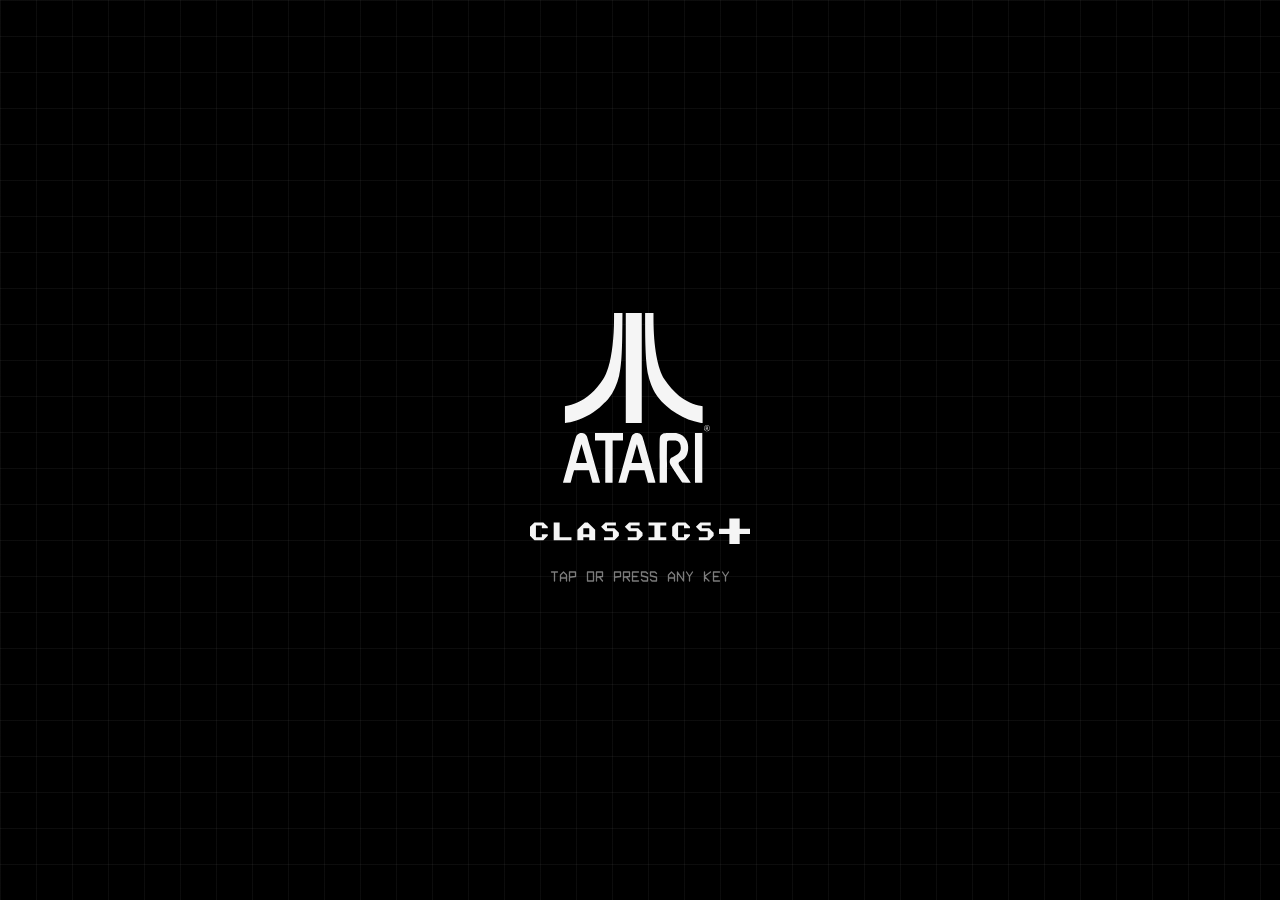
<file: games/moonminer.html>
<!DOCTYPE html>
<html lang="en">
<head>
<meta charset="utf-8">
<meta name="viewport" content="width=device-width, initial-scale=1, maximum-scale=1, user-scalable=no, viewport-fit=cover">
<title>MOON MINER</title>
<link rel="stylesheet" href="../kit/tokens.css">
<link rel="stylesheet" href="../kit/bundle.css">
<style>
  :root { box-sizing:border-box; padding-top:env(safe-area-inset-top,0px); padding-bottom:env(safe-area-inset-bottom,0px); color-scheme:dark; }
  html { scroll-padding-top:env(safe-area-inset-top,0px); }
  html, body { margin:0; height:100%; overflow:hidden; background:#07090e; }
  body { touch-action:none; user-select:none; -webkit-user-select:none; -webkit-touch-callout:none; -webkit-tap-highlight-color:transparent; }
  #c { position:fixed; top:0; left:0; width:100%; height:100%; display:block; outline:none; touch-action:none; }
  #safe { position:fixed; top:0; left:0; visibility:hidden; pointer-events:none;
    padding:env(safe-area-inset-top,0px) env(safe-area-inset-right,0px) env(safe-area-inset-bottom,0px) env(safe-area-inset-left,0px); }
</style>
</head>
<body>
<canvas id="c" aria-label="Moon Miner playfield"></canvas>
<div id="safe"></div>
<script src="../kit/bundle.js"></script>
<script>
(function(){
'use strict';
// ---------- tokens ----------
// Kit colours with their meanings: ink = the lander and neutral matter, signal = the player's side
// powered up (fuel, crystals, selection), coin = credits only, hostile = enemies only, alert = a mistake
// or a clock running out. The gem / pad ladder keeps the brick colours (yellow 1 .. red 4), always with a
// second cue (X2..X5 labels, gem marks).
const CP = window.ClassicPlus, K = CP.COLORS;
const C = { ink:K.ink, muted:'#9a9a9a', smoke:'#4a4a4a', blue:K.signal, red:K.brickRed, orange:K.brickOrange, green:K.brickGreen,
  yellow:K.brickYellow, coin:K.coin, hostile:K.hostile, alert:K.alert, inkMuted:K.inkMuted,
  faint:K.inkFaint,
  // background (the original's own values): grid, station crosshair, playfield frame lines
  grid:'rgba(245,245,245,0.05)', cross:'rgba(245,245,245,0.1)', frame:'rgba(245,245,245,0.12)' };
// colour is meaning: red is worth the most, yellow the least (and every pad says X2..X5 too).
// brick-red keeps 4.8:1 on every hue of the original's dark ground (hsl(h,62%,4.5%)).
const MULT_COL = { 2:C.yellow, 3:C.green, 4:C.orange, 5:C.red };
// pad labels and the landing message: the ladder colour, except X5 in ink. Right under its bright red pad bar the
// phosphor bloom lifts the ground enough that the brick-red label falls to 3.8:1 (measured on rendered frames).
const LABEL_COL = { 2:C.yellow, 3:C.green, 4:C.orange, 5:C.ink };
// phosphor bloom strengths. Measured on rendered frames (bloom only adds light, but it lifts the ground beside a
// stroke more than the stroke itself, which is already near white): at 0.42 / 0.55 ink text fell to 3.2:1 against
// its own halo and the lander in the raid beam to 1:1. At these values every text stroke keeps 4.5:1 and every
// object 3:1 against the bloom-lit ground around it.
const GLOW = { tight:0.17, wide:0.22 };
let UI = 1;                                             // HUD / text scale (the 0.75 text floor is 0.75*UI)
let VW = 1e9;                                           // width text may wrap to (the playfield column)

// ---------- vector font (the kit's) ----------
// vtext keeps the game's call shape but draws with ClassicPlus.drawVectorText. Text never goes below the
// 0.75 floor; centred text wider than the column wraps onto further rows (it never shrinks).
function vtext(ctx, str, x, y, size, o){
  o = o || {}; str = String(str).toUpperCase();
  const floor = o.world ? 0 : 0.75*UI;
  let s = Math.max(size, floor);
  const opts = { color:o.color || C.ink, align:o.align || 'left', glow:o.glow || 0, lineWidth:Math.max(o.lw || 2, o.world ? 0 : 1.4), glowScale:1 };
  ctx.save(); ctx.globalAlpha *= (o.alpha == null ? 1 : o.alpha);
  const maxW = Math.min(W - 24, VW);
  if (!o.world && o.align === 'center' && CP.inkWidth(str, s) > maxW && str.indexOf(' ') > 0){
    const rows = CP.wrapVectorText(str, s, maxW);
    rows.forEach((r, i) => CP.drawVectorText(ctx, r, x, y + i*(12*s + 8), s, opts));
  } else CP.drawVectorText(ctx, str, x, y, s, opts);
  ctx.restore();
  return s;
}
// rows a centred vtext line takes once wrapped to the column (for stacking lines under it)
const rowsH = (text, size) => { const s2 = Math.max(size, 0.75*UI); return CP.wrapVectorText(String(text), s2, Math.min(W - 24, VW)).length * (12*s2 + 8); };
// blinking at `rate` toggles a second (rate 4 = 2 flashes a second); held steady under reduced motion
const blink = (t, rate) => CP.motionReduced() || Math.floor(t*rate) % 2 === 0;
// a repeatable jitter in -1..1 from a number (used instead of Math.random in drawing, so a paused frame holds still)
const jit = n => { const v = Math.sin(n*12.9898 + 78.233)*43758.5453; return (v - Math.floor(v))*2 - 1; };
let shx = 0, shy = 0, lastFlashT = -9;
// full-field flashes: at most one every 0.34s, drawn under 10% alpha and fading; none under reduced motion
function setFlash(v){ if (CP.motionReduced() || gclock - lastFlashT < 0.34) return; lastFlashT = gclock; flash = Math.max(flash, v); }
// screen-reader announcements for the game's own events (the shell announces start, pause, sound and results)
// The game's own events go through the shell's live region.
function say(text){ if (shell && text) shell.say(text); }
// MESSAGES: STAY. A timed message asks gate(id) once its own timer has run out; under STAY the gate stays
// shut until the player's next key or tap, otherwise it opens at once. resetGate(id) re-arms it.
const gates = {};
function gate(id){
  const g = gates[id] || (gates[id] = { t:gclock, done:false });
  if (!shell.messagesStay() || lastInputT > g.t) g.done = true;
  return g.done;
}
const held = id => !gate(id);
const resetGate = id => { delete gates[id]; };
const waiting = id => !!(gates[id] && !gates[id].done);
// gems: the colour ladder (yellow 10, green 20, orange 40, red 80) plus a second cue in the marks inside:
// none, a dot, a bar, an inner diamond
const GEM_RANK = { yellow:0, green:1, orange:2, red:3 };
function drawGem(x, y, kind, r, lw, fill){
  const rank = GEM_RANK[kind] || 0, col = GEM_COL[kind] || C.ink;
  ctx.save(); ctx.strokeStyle = col; ctx.fillStyle = col; ctx.lineWidth = lw || 1.6; ctx.lineJoin = 'miter';
  ctx.beginPath(); ctx.moveTo(x, y - r); ctx.lineTo(x + r*0.8, y); ctx.lineTo(x, y + r); ctx.lineTo(x - r*0.8, y); ctx.closePath();
  if (fill) ctx.fill(); ctx.stroke();
  if (!fill){
    if (rank === 1){ const z = Math.max(r*0.3, ctx.lineWidth); ctx.fillRect(x - z/2, y - z/2, z, z); }
    else if (rank === 2){ ctx.beginPath(); ctx.moveTo(x - r*0.45, y); ctx.lineTo(x + r*0.45, y); ctx.stroke(); }
    else if (rank === 3){ const q = r*0.42; ctx.beginPath(); ctx.moveTo(x, y - q); ctx.lineTo(x + q*0.8, y); ctx.lineTo(x, y + q); ctx.lineTo(x - q*0.8, y); ctx.closePath(); ctx.stroke(); }
  }
  ctx.restore();
}
const textW = (s, size) => String(s).length*12*size - 4*size;
const pad6 = n => String(Math.max(0, Math.floor(n))).padStart(6,'0');
const clamp = (v,a,b) => v<a?a:v>b?b:v;
const lerp = (a,b,t) => a+(b-a)*t;
const rnd = (a,b) => a + Math.random()*(b-a);

// ---------- canvas & layout ----------
const cv = document.getElementById('c'), ctx = cv.getContext('2d');
const probe = document.getElementById('safe');
const GL = [0,1,2].map(() => { const c = document.createElement('canvas'); return { c, x:c.getContext('2d') }; });
const WH = 900, FIELD_W = 470;                          // world size in units: a portrait playfield
let FX = 0, fieldL = 0, fieldR = 0;                     // playfield edges on screen this frame
let W=0, H=0, D=1, safe={t:0,r:0,b:0,l:0}, touch=false, bandH=0, viewH=0, k=1, WW=1000;

function readSafe(){
  const s = getComputedStyle(probe);
  safe = { t:parseFloat(s.paddingTop)||0, r:parseFloat(s.paddingRight)||0, b:parseFloat(s.paddingBottom)||0, l:parseFloat(s.paddingLeft)||0 };
}
function resize(){
  readSafe();
  W = Math.max(1, window.innerWidth); H = Math.max(1, window.innerHeight); D = Math.min(2, window.devicePixelRatio || 1);
  cv.width = Math.round(W*D); cv.height = Math.round(H*D);
  GL.forEach((g,i) => { const f = 2 << i; g.c.width = Math.max(1, Math.round(cv.width/f)); g.c.height = Math.max(1, Math.round(cv.height/f)); });
  bandH = safe.b;
  viewH = Math.max(200, H - bandH);
  // FIXED PORTRAIT PLAYFIELD: the world is always FIELD_W x WH units on every screen (so every moon is
  // identical everywhere). It's scaled to fit, and on wide screens it sits centred with open space around it.
  k = Math.min(viewH / WH, W / FIELD_W);
  if (WW !== FIELD_W && pts.length && WW) rescaleWorld(FIELD_W / WW);
  WW = FIELD_W;
  FX = (W - WW*k) / 2;                                  // screen x where the playfield starts (0 on a phone)
  UI = clamp(Math.min(W/420, H/700), 1, 1.3);           // text and HUD scale: never below 1, so the 0.75 floor is a 9px cap
  VW = Math.max(240, W - 2*FX - 24, Math.min(W - 24, 440*UI));   // wrap width: the column, but never narrower than a phone
  sizeStation();
}
function enableTouch(){
  if (touch) return; touch = true; resize();   // drag controller: no button band
}

// ---------- world ----------
let pts = [], pads = [], stars = [], parts = [];
function rescaleWorld(r){
  pts.forEach(p => p[0] *= r); pads.forEach(p => { p.x0 *= r; p.x1 *= r; (p.gems||[]).forEach(g => g.x *= r); (p.rocks||[]).forEach(q => q.x *= r); (p.tunnel||[]).forEach(t => t[0] *= r); (p.crystals||[]).forEach(c => c.x *= r); });
  ST.x *= r;
  volcanoes.forEach(v => v.x *= r); lava.forEach(b => b.x *= r); saucers.forEach(sc => sc.x *= r); bugs.forEach(b => b.x *= r); vfx.forEach(f => f.x *= r);
  pads.forEach(p => (p.eggs || []).forEach(e => e.x *= r));
  stars.forEach(s => s.x *= r); parts.forEach(p => p.x *= r); L.x *= r;
}
function groundAt(x){
  if (!pts.length) return WH;
  if (x <= pts[0][0]) return pts[0][1];
  for (let i=1;i<pts.length;i++){
    if (x <= pts[i][0]){ const a = pts[i-1], b = pts[i]; const t = (x-a[0]) / ((b[0]-a[0]) || 1); return a[1] + (b[1]-a[1])*t; }
  }
  return pts[pts.length-1][1];
}
// ---------- space station ----------
const ST = { x:500, hw:180, yb:70, beam:240, bw:17, notch:17 };   // beam half-width matches the exit
function sizeStation(){ ST.hw = WW < 600 ? Math.max(70, WW*0.18) : Math.min(WW*0.24, 190); }
function placeStation(){ ST.x = WW < 600 ? WW/2 : WW*rnd(0.38, 0.62); sizeStation(); }
function inStation(x, y){
  return x > ST.x - ST.hw && x < ST.x + ST.hw && y < ST.yb && !(Math.abs(x - ST.x) < ST.notch && y > ST.yb - 12);
}
// ---------- LEVEL RULES (progression mode) ----------
// Each moon is a fixed layout (seeded), one tank of fuel, and a gem-value QUOTA. Reach the quota and the
// tractor beam switches on, reaching down to the ground. Crash or run dry and the moon restarts.
const QUOTA_SHARE = 0.2;                                // quota = this share of all the gem value buried on the moon
let quota = 0, levelSeed = 1, failT = 0, quotaAnnounced = false, quotaT = 99;

const cargoValue = () => cargo.reduce((a, g) => a + g.v, 0);
let mission = 'moon', rescue = null;                   // 'moon' (dig for a quota) or 'rescue' (wreck with survivors)
const RESCUE_PERSON = 80;                               // credits per survivor brought home
// rescue: the beam is open as soon as you've reached the wreck; you dock whenever you've salvaged enough
const rescueValue = () => rescue ? rescue.saved*RESCUE_PERSON + cargoValue() : 0;
const rescueStars = () => { const k = rescue && rescue.worth ? rescueValue()/rescue.worth : 0; return k >= 0.9 ? 3 : k >= 0.6 ? 2 : k >= 0.3 ? 1 : 0; };
const quotaMet = () => mission === 'casino' ? true : mission === 'rescue' ? !!rescue && rescue.reached : quota > 0 && cargoValue() >= quota;
const beamOn = () => quotaMet();
// normal length: you fly up to it when you're done, so it never grabs you while you're still working the sites
const beamLen = () => state === 'raid' ? RAID_BEAM() : ST.beam;
function seeded(seed){ let a = seed >>> 0; return () => { a |= 0; a = a + 0x6D2B79F5 | 0; let t = Math.imul(a ^ a >>> 15, 1 | a); t = t + Math.imul(t ^ t >>> 7, 61 | t) ^ t; return ((t ^ t >>> 14) >>> 0) / 4294967296; }; }
function withSeed(seed, fn){ const orig = Math.random; Math.random = seeded(seed); try { fn(); } finally { Math.random = orig; } }
function buildLevel(){                                  // same moon = same terrain, pads, hazards and buried gems
  if (mission === 'casino'){
    withSeed(levelSeed, () => { genTerrain(); pads = []; volcanoes = []; lava = []; vfx = []; saucers = []; buildCasinoStation(); });
    pts = [[0, WH + 260], [WW, WH + 260]];               // open space: nothing below but the drop
    gems = []; rocks = []; quota = 1; hazT = 0; return;
  }
  if (mission === 'rescue'){ withSeed(levelSeed, () => { genTerrain(); pads = []; volcanoes = []; lava = []; vfx = []; buildWreck(); }); gems = []; rocks = []; quota = 1; hazT = 0; return; }
  withSeed(levelSeed, () => { genTerrain(); for (const p of pads) seedDeposits(p); });
  gems = []; rocks = [];
  const total = pads.reduce((a, p) => a + p.gems.reduce((b, g) => b + GEM_VAL[g.kind]*p.mult, 0), 0);
  quota = Math.max(300, Math.round(total * QUOTA_SHARE / 50) * 50);
  hazT = 0;
}
function startLevel(node){
  mission = 'moon'; rescue = null;
  wave = node.level; levelSeed = node.level*9973 + 17; mapPos = node;
  restartLevel(true);
}
function startCasinoTrip(node){                        // fly down to the Lucky Star, land on its deck, play, fly home
  mission = 'casino';
  wave = node.level; levelSeed = node.level*4441 + 77; mapPos = node;
  restartLevel(true);
}
function startRescue(node){
  mission = 'rescue';
  wave = node.level; levelSeed = node.level*6007 + 911; mapPos = node;
  restartLevel(true);
}
function restartLevel(first){
  buildLevel(); cargo = []; parts = []; floaters = []; rings = []; lava = []; bugs = []; drillBroken = false;
  quotaAnnounced = false; failT = 0; fuel = FUELMAX; newRound();
  if (!first){ msg = ''; }
}
const inBeam = () => Math.abs(L.x - ST.x) < ST.bw && L.y > ST.yb && L.y < ST.yb + beamLen();
function genTerrain(){
  placeStation();
  // how many dig sites: moon 1 has one easy wide pad, moon 2 two, then 1-3 varying (seeded, so fixed per moon)
  const n = wave <= 1 ? 1 : wave <= 3 ? 2 : [1, 2, 3, 3, 2, 3, 3][Math.floor(Math.random()*7)];
  const mults = wave <= 1 ? [3] : [2,3,4,5].sort(() => Math.random()-0.5).slice(0, n);
  const shrink = Math.max(0.72, 1 - (wave-1)*0.04);
  const baseW = { 2:74, 3:56, 4:44, 5:36 };
  const slotW = (WW - 40) / n;
  pads = mults.map((m, i) => {
    const w = Math.max(30, baseW[m]*shrink) * (wave <= 1 ? 1.4 : 1);   // the first pad is extra wide
    const s0 = 20 + i*slotW + 12, s1 = 20 + (i+1)*slotW - 12 - w;
    const x0 = s1 > s0 ? rnd(s0, s1) : s0;
    return { x0, x1:x0+w, y:rnd(560, 830), mult:m };
  });
  // rolling hills: alternate up and down, then round every corner (pads stay flat)
  const chaikin = (run) => {
    for (let it=0; it<3; it++){
      const out = [run[0]];
      for (let i=0;i<run.length-1;i++){
        const a = run[i], b = run[i+1];
        out.push([a[0]*0.75 + b[0]*0.25, a[1]*0.75 + b[1]*0.25], [a[0]*0.25 + b[0]*0.75, a[1]*0.25 + b[1]*0.75]);
      }
      out.push(run[run.length-1]); run = out;
    }
    return run;
  };
  const hillRun = (x0, y0, x1, y1) => {
    const run = [[x0, y0]];
    let x = x0, y = y0, dir = Math.random() < 0.5 ? -1 : 1;
    while (x1 - x > 70){
      x = Math.min(x1 - 30, x + rnd(55, 110));
      y = clamp(y + dir*rnd(50, 150), 380, 870); dir = -dir;
      if (x1 - x < 110) y = lerp(y, y1, 0.6);
      run.push([x, y]);
    }
    run.push([x1, y1]);
    return chaikin(run);
  };
  pts = [];
  let cx = 0, cy = rnd(500, 820);
  for (const p of pads){
    const r = hillRun(cx, cy, p.x0, p.y);
    if (pts.length) r.shift();
    pts.push(...r, [p.x1, p.y]);
    cx = p.x1; cy = p.y;
  }
  const tail = hillRun(cx, cy, WW, rnd(500, 820)); tail.shift(); pts.push(...tail);
  placeVolcano(); placeSaucer();
  stars = [];
  for (let i=0;i<Math.round(WW/10);i++){
    const sx = rnd(0, WW), g = groundAt(sx);
    const sy = rnd(10, g - 40); if (inStation(sx, sy) || (Math.abs(sx - ST.x) < ST.hw && sy < ST.yb + 20)) continue;
    stars.push({ x:sx, y:sy, s:Math.random() < 0.2 ? 2 : 1, a:rnd(0.2, 0.6) });
  }
}

// ---------- hazards ----------
// VOLCANO: a small cone beside one of the better pads, erupting on a fixed 6 s cycle
// (quiet, rumble, erupt) so the player can learn the timing.
let volcanoes = [], lava = [], saucers = [], bugs = [], hazT = 0, vfx = [];   // vfx: harmless crater bubbles and drips
const VOLC = { cycle:6, rumble:3.4, erupt:4.4 };
const LAVA_HOT = 0.9;                                  // seconds a blob stays dangerous
const lavaHot = b => b.age < LAVA_HOT;
// ALERT NEVER SHARES A SCREEN WITH HOSTILE. While anything hostile is (or is about to be) on screen - a raid,
// rival stops on the star map, saucers, volcanoes and their lava, eggs and bugs at the dig, red debris - a
// mistake or a running-out clock is drawn in ink and leans on its other cues instead (its words, the LOW
// label, blinking at 3 flashes a second or less). Hazards count for as long as the moon has them, so the
// colour doesn't flicker as a saucer leaves the screen or a volcano cools.
function hostileOnScreen(){
  if (state === 'raid') return true;
  if (state === 'map') return !!starMap && starMap.nodes.some(n => n.type === 'rival');   // only the chart is drawn
  if (saucers.length || volcanoes.length || lava.length || bugs.length) return true;
  if ((state === 'drill' || state === 'drilled') && drill.pad && (drill.pad.eggs || []).length) return true;
  return parts.some(p => p.col === C.hostile) || rings.some(r => r.col === C.hostile);
}
const mistakeColor = () => hostileOnScreen() ? C.ink : C.alert;
const mc = col => col === C.alert ? mistakeColor() : col;   // resolves a stored alert colour at draw time
// level plan: how many of each hazard a wave gets (wave 2 onward is the hard layout)
// hazards arrive gradually: saucers from moon 3, volcanoes from moon 4, doubled up from moons 6 / 7
const levelPlan = () => ({ volcanoes: wave < 4 ? 0 : wave < 7 ? 1 : 2, saucers: wave < 3 ? 0 : wave < 6 ? 1 : 2 });
function placeVolcano(){
  volcanoes = []; lava = []; vfx = [];
  const want = levelPlan().volcanoes, used = new Set();
  const byValue = pads.slice().sort((a, b) => b.mult - a.mult);
  for (let n = 0; n < want; n++){
    let placed = false;
    // prefer a different pad for each volcano; fall back to the other side of a used one
    for (const pad of byValue.filter(p => !used.has(p)).concat(byValue)){
      for (const side of Math.random() < 0.5 ? [-1, 1] : [1, -1]){
        const vx = side < 0 ? pad.x0 - rnd(32, 50) : pad.x1 + rnd(32, 50);
        if (vx < 30 || vx > WW - 30) continue;
        if (pads.some(q => vx + 24 > q.x0 && vx - 24 < q.x1)) continue;
        if (volcanoes.some(v => Math.abs(v.x - vx) < 60)) continue;
        if (Math.abs(vx - ST.x) < 30) continue;
        const gl = groundAt(vx - 22), gr = groundAt(vx + 22), top = Math.min(gl, gr, groundAt(vx)) - 30;
        pts = pts.filter(p => p[0] < vx - 22 || p[0] > vx + 22);
        pts = pts.concat([[vx - 22, gl], [vx - 6, top], [vx + 6, top], [vx + 22, gr]]).sort((a, b) => a[0] - b[0]);
        // each volcano runs the same cycle, offset so they don't erupt together
        volcanoes.push({ x:vx, top, pad, phase: n === 0 ? rnd(0, VOLC.cycle) : (volcanoes[0].phase + VOLC.cycle/2) % VOLC.cycle, state:'quiet' });
        used.add(pad); placed = true; break;
      }
      if (placed) break;
    }
  }
}
// SAUCERS: sweep across at fixed heights, pause off-screen, then sweep back.
// With two, they fly opposite ways at clearly different heights.
function placeSaucer(){
  const n = levelPlan().saucers, sp = 55 + wave*5;
  const y0 = rnd(240, 300);
  saucers = n > 0 ? [{ x:-40, y:y0, dir:1, speed:sp, wait:1.5 }] : [];
  if (n > 1) saucers.push({ x:WW + 40, y:y0 + rnd(90, 120), dir:-1, speed:sp*0.85, wait:1.5 });
}
function updateHazards(dt){
  hazT += dt;
  for (const v of volcanoes){
    const vt = (hazT + v.phase) % VOLC.cycle;
    v.state = vt < VOLC.rumble ? 'quiet' : vt < VOLC.erupt ? 'rumble' : 'erupt';
    if (v.state === 'erupt' && Math.random() < dt*26){
      const a = rnd(-0.5, 0.5), sp = rnd(105, 150);
      lava.push({ x:v.x + rnd(-4, 4), y:v.top - 2, vx:Math.sin(a)*sp, vy:-Math.cos(a)*sp, age:0, c:C.hostile });   // hot lava is an enemy: hostile
    }
    if (v.state === 'rumble' && Math.random() < dt*10)
      parts.push({ x:v.x + rnd(-5, 5), y:v.top - 2, vx:rnd(-8, 8), vy:-rnd(10, 25), life:0, max:rnd(0.4, 0.8), col:C.smoke, sz:2, g:0, fr:0.95 });
    // molten crater: bubbling lava in the mouth, drips down the sides
    const busy = v.state === 'quiet' ? 1 : v.state === 'rumble' ? 2.5 : 1.5;
    if (Math.random() < dt*14*busy) vfx.push({ k:'bub', v, x:v.x + rnd(-5, 5), y:v.top - 0.5, vy:-rnd(6, 16)*busy, life:0, c:[C.orange, C.red, C.yellow][(Math.random()*3)|0] });
    if (Math.random() < dt*1.6){ const side = Math.random() < 0.5 ? -1 : 1;
      vfx.push({ k:'drip', v, x:v.x + side*6, dir:side, sp:rnd(4, 8), life:0, max:rnd(2.2, 3.4), c:Math.random() < 0.6 ? C.orange : C.red }); }
  }
  for (const f of vfx){
    f.life += dt;
    if (f.k === 'bub'){ f.vy += 45*dt; f.y += f.vy*dt; }
    else { f.x += f.dir*f.sp*dt; f.sp *= Math.pow(0.8, dt); f.y = groundAt(f.x) - 1; }
  }
  vfx = vfx.filter(f => f.k === 'bub' ? f.y < f.v.top + 0.5 : f.life < f.max && Math.abs(f.x - f.v.x) < 22);
  for (const b of lava){ b.vy += 80*dt; b.x += b.vx*dt; b.y += b.vy*dt; b.age += dt; }
  lava = lava.filter(b => { if (b.y < groundAt(b.x)) return true;
    if (lavaHot(b)) for (let i=0;i<3;i++) parts.push({ x:b.x, y:groundAt(b.x) - 1, vx:rnd(-30, 30), vy:-rnd(10, 40), life:0, max:0.4, col:b.c, sz:2, g:60, fr:0.9 });
    return false; });
  for (const sc of saucers){
    if (sc.wait > 0){ sc.wait -= dt; continue; }
    sc.x += sc.dir*sc.speed*dt;
    if ((sc.dir > 0 && sc.x > WW + 40) || (sc.dir < 0 && sc.x < -40)){ sc.dir *= -1; sc.wait = 2.5; }
  }
  // collisions with the lander (flying, parked, or being pulled up the beam)
  if (L.alive && (state === 'play' || state === 'beam')){
    // only hot lava hurts, and never while you're parked on a pad: landing is always safe
    if (!L.grounded) for (const b of lava) if (lavaHot(b) && Math.hypot(b.x - L.x, b.y - L.y) < 11) return crash('HIT BY LAVA');
    for (const sc of saucers) if (sc.wait <= 0 && Math.abs(sc.x - L.x) < 22 && Math.abs(sc.y - L.y) < 16) return crash('HIT THE SAUCER');
  }
}
function drawHazardsWorld(t, S){
  for (const v of volcanoes){                         // crater mouth glows, brighter before and during an eruption
    const hot = v.state === 'erupt' || (v.state === 'rumble' && (CP.motionReduced() || Math.floor(t*5) % 2 === 0));   // rumble flickers 2.5 a second
    ctx.globalAlpha = hot ? 1 : 0.55 + 0.2*Math.sin(t*3);
    ctx.strokeStyle = hot ? C.hostile : C.orange; ctx.lineWidth = 2.4/S; ctx.beginPath(); ctx.moveTo(v.x - 6, v.top); ctx.lineTo(v.x + 6, v.top); ctx.stroke();
    ctx.globalAlpha = 1;
  }
  for (const f of vfx){
    if (f.k === 'bub'){ const z = 2.5/S; ctx.fillStyle = f.c; ctx.fillRect(f.x - z/2, f.y - z/2, z, z); }
    else { const c = clamp(f.life / f.max, 0, 1), z = (3 - c)/S;     // drips cool as they creep down
      ctx.fillStyle = mixHex(f.c, '#3a3a3a', c); ctx.fillRect(f.x - z/2, f.y - z, z, z); }
  }
  for (const b of lava){                              // hot = bright, then cools to small dark grey (harmless)
    const c = clamp((b.age - LAVA_HOT) / 0.45, 0, 1), z = (4 - 2*c)/S;
    ctx.fillStyle = c > 0 ? mixHex(b.c, '#3a3a3a', c) : b.c; ctx.fillRect(b.x - z/2, b.y - z/2, z, z);
  }
  for (const sc of saucers){
    if (sc.wait > 0) continue;
    ctx.save(); ctx.translate(sc.x, sc.y);
    ctx.strokeStyle = C.hostile; ctx.lineWidth = 1.8/S; ctx.lineJoin = 'miter'; ctx.beginPath();
    ctx.moveTo(-16, 0); ctx.lineTo(-9, -4); ctx.lineTo(9, -4); ctx.lineTo(16, 0); ctx.lineTo(9, 4); ctx.lineTo(-9, 4); ctx.closePath();
    ctx.moveTo(-6, -4); ctx.lineTo(-3, -9); ctx.lineTo(3, -9); ctx.lineTo(6, -4);
    ctx.moveTo(-16, 0); ctx.lineTo(16, 0); ctx.stroke();
    const on = Math.floor(t*6) % 3; ctx.fillStyle = C.ink;
    for (let i=0;i<3;i++) if (i === (sc.dir > 0 ? on : 2 - on)){ const z = 2.5; ctx.fillRect(-8 + i*8 - z/2, 1.5 - z/2, z, z); }
    ctx.restore();
  }
}
// ---------- RAID interlude: a rival (red) station below attacks yours ----------
// Zero-g duel between the two stations. Shove the red lander with your exhaust or ram it to send it
// spinning, get into THEIR beam to drop a bomb, and stop their lander reaching YOUR beam.
let raid = null;
const RAID_G = 12;
const BOMBER_WIN = [-1.5, -4, 3, 2];                   // raid bomber window: x, y, w, h (the usual one is -2, -5.5, 4, 3)
const FUSE = 5, BLAST_R = 230;                          // after the drop: seconds to get clear, and how far is clear
const raidDue = () => wave === 2 || (wave > 2 && (wave - 2) % 3 === 0);
const RAID_BEAM = () => ST.beam*0.75;                  // both beams are 25% shorter in the raid
const ST2 = () => ({ x:ST.x + (raid ? raid.off : 0), top:WH - 70, hw:ST.hw, n:ST.notch, beam:RAID_BEAM(), bw:ST.bw });
const RAID_ROT = 3.6;
const GUARD = 70;                                       // a lander this close to a beam blocks the bomb drop
function nearBeam(o, bx, y0, y1, bw){                   // distance from a lander to a beam's rectangle
  const dx = Math.max(Math.abs(o.x - bx) - bw, 0), dy = Math.max(y0 - o.y, 0, o.y - y1);
  return Math.hypot(dx, dy) < GUARD;
}                                   // quick, unlimited rotation out here
// the stern (feet / nozzle end) must face the target station, within about 40 degrees
const sternToward = (o, tx, ty) => { const dx = tx - o.x, dy = ty - o.y, d = Math.hypot(dx, dy) || 1; return (-Math.sin(o.a)*dx + Math.cos(o.a)*dy) / d > 0.76; };
function inStation2(x, y){ const s2 = ST2(); return x > s2.x - s2.hw && x < s2.x + s2.hw && y > s2.top && !(Math.abs(x - s2.x) < s2.n && y < s2.top + 12); }
function startRaid(){
  // your station sits dead centre; theirs is set off to one side so the two beams don't line up
  const homeX = ST.x; ST.x = WW/2;
  const side = Math.random() < 0.5 ? -1 : 1, off = side * Math.min(WW*rnd(0.14, 0.2), WW/2 - ST.hw - 10);
  raid = { off, homeX };
  const s2 = ST2();
  raid = { off, homeX, phase:'ready', t:0, msgT:0, bomb:null,
    E:{ x:s2.x, y:s2.top + 2, vx:0, vy:0, a:0, av:0, thr:false, out:false } };
  lava = []; vfx = []; bugs = []; parts = [];
  L.x = ST.x; L.y = ST.yb + 2; L.vx = L.vy = 0; L.a = Math.PI; L.av = 0; L.alive = true; L.grounded = null; L.thr = false;   // nose down
  fuel = FUELMAX; lowWarned = false;                   // raids start on a full tank
  state = 'raid'; stateT = 0; sfxBeam(); resetGate('raidIntro'); resetGate('raidEnd');
  say('Rival raid. Fly stern first into their beam to drop the bomb. Stop their lander reaching your beam.');
}
function raidRelease(){ if (raid && raid.phase === 'ready'){ raid.phase = 'fight'; raid.t = 0; L.vy = 16; thrLock = true; sfxLaunch(); armHolds(); } }
function pushWalls(o){                                     // screen edges and both hulls are solid in the raid
  if (o.x < 12){ o.x = 12; o.vx = Math.abs(o.vx)*0.4; } else if (o.x > WW - 12){ o.x = WW - 12; o.vx = -Math.abs(o.vx)*0.4; }
  if (inStation(o.x, o.y - 10)){ o.y += 2; o.vy = Math.abs(o.vy)*0.4; }
  if (inStation2(o.x, o.y + 11)){ o.y -= 2; o.vy = -Math.abs(o.vy)*0.4; }
  if (o.y < ST.yb - 20) { o.y = ST.yb - 20; o.vy = Math.abs(o.vy)*0.4; }
  if (o.y > WH - 50) { o.y = WH - 50; o.vy = -Math.abs(o.vy)*0.4; }
}
function emitFrom(o, dt, cols){
  const n = Math.max(1, Math.round(dt*170));
  for (let i=0;i<n;i++){
    const c = Math.cos(o.a), s2 = Math.sin(o.a), lx = rnd(-1.2, 1.2), ly = 5;
    const wx = o.x + lx*c - ly*s2, wy = o.y + lx*s2 + ly*c, sp = rnd(120, 190), j = rnd(-0.08, 0.08);
    parts.push({ x:wx, y:wy, vx:o.vx - Math.sin(o.a + j)*sp, vy:o.vy + Math.cos(o.a + j)*sp, life:0, max:rnd(0.5,0.85), col:cols[(Math.random()*cols.length)|0], sz:Math.random()<0.5?2:3, g:0, fr:0.95, under:true });
  }
}
function exhaustPush(src, dst, dt){                         // a thrusting engine shoves whatever is in its plume
  if (!src.thr) return;
  const dx = -Math.sin(src.a), dy = Math.cos(src.a);          // plume direction
  const rx = dst.x - (src.x + dx*6), ry = dst.y - (src.y + dy*6), along = rx*dx + ry*dy, side = rx*dy - ry*dx;
  if (along > 0 && along < 90 && Math.abs(side) < 12 + along*0.3){
    const f = 110 * (1 - along/90);
    dst.vx += dx*f*dt; dst.vy += dy*f*dt;
    if (dst.av !== undefined) dst.av += Math.sign(side || 1) * f * 0.03 * dt;
  }
}
function headButt(P, E){                                    // landers collide: bounce, and both get knocked into a spin
  const dx = E.x - P.x, dy = E.y - P.y, d = Math.hypot(dx, dy);
  if (d >= 22 || d === 0) return;
  const nx = dx/d, ny = dy/d, vr = (E.vx - P.vx)*nx + (E.vy - P.vy)*ny;
  const push = (22 - d)/2; P.x -= nx*push; P.y -= ny*push; E.x += nx*push; E.y += ny*push;
  if (vr >= 0) return;
  const j = -1.6*vr/2;
  P.vx -= j*nx; P.vy -= j*ny; E.vx += j*nx; E.vy += j*ny;
  const tv = (E.vx - P.vx)*(-ny) + (E.vy - P.vy)*nx;          // glancing blows set the spin direction
  const sp = Math.sign(tv || (Math.random() - 0.5)) * clamp(1.2 + j*0.09, 0, 6);
  E.av += sp; P.av = (P.av || 0) - sp*0.6;                    // both get knocked; the one rammed spins harder
  shake = Math.max(shake, clamp(j/60, 0.1, 0.35)); tone(120, 0.12, 0, 0.1, 'square', 60); noise(0.15, 0.3, 1400);
}
function updateRaid(dt){
  const R_ = raid, E = R_.E, s2 = ST2();
  R_.t += dt;
  if (R_.phase === 'ready'){ L.x = ST.x; L.y = ST.yb + 2 + Math.sin(stateT*2.2)*0.6; L.vx = L.vy = 0; L.a = Math.PI; }
  // player (same controls as flying, with a light gravity toward their station)
  if (R_.phase === 'fight' || R_.phase === 'escape'){
    const left = holdLeft(), right = holdRight(), thr = holdThrust();
    const turn = (right ? 1 : 0) - (left ? 1 : 0);
    if (turn) L.a += turn*RAID_ROT*shell.steering()*dt;
    L.a += (L.av || 0)*dt; L.av = (L.av || 0) * Math.pow(0.1, dt);
    if (!thr) thrLock = false;
    L.thr = thr && !thrLock && fuel > 0;
    if (fuel <= LOW_FUEL && fuel > 0){                  // same low-fuel alarm as on the moons
      if (!lowWarned){ lowWarned = true; lowT = 0; tone(880, 0.12, 0, 0.09); tone(660, 0.12, 0.14, 0.09); tone(880, 0.12, 0.28, 0.09); setFlash(0.1); say('Low fuel.'); }
      beepT -= dt; if (beepT <= 0){ sfxBeep(); beepT = 0.7; }
    }
    lowT += dt;
    if (L.thr){ L.vx += Math.sin(L.a)*THRUST*dt; L.vy -= Math.cos(L.a)*THRUST*dt; fuel = Math.max(0, fuel - BURN*dt); emitExhaust(dt); parts.forEach(p => p.under = true); }
    L.vy += RAID_G*dt;                                // light pull toward the rival station below
    L.vx *= Math.pow(0.7, dt); L.vy *= Math.pow(0.7, dt);
    L.x += L.vx*dt; L.y += L.vy*dt; pushWalls(L);
  }
  // red lander: launches after a beat, flies for your beam, and has to recover when spun
  if ((R_.phase === 'escape' && R_.enemyBombed) || ((R_.phase === 'won' || R_.phase === 'lost' || R_.phase === 'tie') && E.out)){   // done: the red lander drifts
    E.thr = false; E.a += E.av*dt; E.av *= Math.pow(0.5, dt); E.vy += RAID_G*dt; E.vx *= Math.pow(0.7, dt); E.vy *= Math.pow(0.7, dt);
    E.x += E.vx*dt; E.y += E.vy*dt; pushWalls(E);
  } else if (R_.phase !== 'won' && R_.phase !== 'lost' && R_.phase !== 'tie' && R_.t > (R_.phase === 'ready' ? 1e9 : 1.2)){
    E.out = true;
    const inOurBeam = Math.abs(E.x - ST.x) < ST.bw && E.y > ST.yb && E.y < ST.yb + RAID_BEAM();
    // it also turns back to defend its own beam when you're at it and it isn't too far away
    const defend = R_.phase === 'fight' && nearBeam(L, s2.x, s2.top - s2.beam, s2.top, s2.bw) && Math.hypot(E.x - s2.x, E.y - (s2.top - s2.beam/2)) < 260;
    const guarded = defend || (R_.phase === 'fight' && nearBeam(L, ST.x, ST.yb, ST.yb + RAID_BEAM(), ST.bw));
    E.mode = guarded ? 'clear' : 'attack';
    // clear: ram the defending lander away from the beam; attack: go for the beam
    const gx = guarded ? L.x : ST.x, gy = guarded ? L.y : ST.yb + 70;
    const tx = gx - E.x, ty = gy - E.y, td = Math.hypot(tx, ty) || 1;
    const spd = (guarded ? 85 : 62) + wave*3, avx = tx/td*spd - E.vx, avy = ty/td*spd - E.vy, need = Math.hypot(avx, avy);
    const want = inOurBeam && !guarded ? Math.PI : Math.atan2(avx, -avy);   // in a clear beam: flip so the stern faces the station
    let err = want - E.a; err = Math.atan2(Math.sin(err), Math.cos(err));
    const spinning = Math.abs(E.av) > 2.5;
    E.av += (clamp(err*3.5, -2.2, 2.2) - E.av) * Math.min(1, dt*(spinning ? 0.6 : 3));   // spin fades before it regains control
    E.a += E.av*dt;
    E.thr = !spinning && !(inOurBeam && !guarded) && Math.abs(err) < 0.4 && need > 6;
    if (E.thr){ E.vx += Math.sin(E.a)*THRUST*0.75*dt; E.vy -= Math.cos(E.a)*THRUST*0.75*dt; emitFrom(E, dt, [C.hostile, C.hostile, C.orange]); }
    E.vy += RAID_G*dt;
    E.vx *= Math.pow(0.7, dt); E.vy *= Math.pow(0.7, dt);
    E.x += E.vx*dt; E.y += E.vy*dt; pushWalls(E);
    if (R_.phase === 'fight' || R_.phase === 'escape'){ exhaustPush(L, E, dt); exhaustPush(E, L, dt); headButt(L, E); }
  } else if (R_.phase === 'ready' || !E.out){ E.x = s2.x; E.y = s2.top + 2; E.a = 0; }
  // goals: reach their beam (red) to bomb them; they win by reaching yours
  if (R_.phase === 'fight'){
    const inTheirs = Math.abs(L.x - s2.x) < s2.bw && L.y > s2.top - s2.beam && L.y < s2.top;
    R_.wrongWay = inTheirs && !sternToward(L, s2.x, s2.top);
    R_.blocked = inTheirs && E.out && nearBeam(E, s2.x, s2.top - s2.beam, s2.top, s2.bw);   // their lander is guarding
    if (inTheirs && !R_.wrongWay && !R_.blocked) endRaid(true);
    else if (E.out && Math.abs(E.x - ST.x) < ST.bw && E.y > ST.yb && E.y < ST.yb + RAID_BEAM() && sternToward(E, ST.x, ST.yb)
             && !nearBeam(L, ST.x, ST.yb, ST.yb + RAID_BEAM(), ST.bw)) endRaid(false);
  }
  if (R_.phase === 'escape' && !R_.enemyBombed && E.out && !E.dead && Math.abs(E.x - ST.x) < ST.bw && E.y > ST.yb && E.y < ST.yb + RAID_BEAM()
      && sternToward(E, ST.x, ST.yb) && !nearBeam(L, ST.x, ST.yb, ST.yb + RAID_BEAM(), ST.bw)){
    R_.enemyBombed = true; E.thr = false;                 // they got one in too: this is heading for a tie
    R_.ebomb = { x:ST.x, y:E.y - 10, ty:ST.yb - 12, dir:-1, t:0 };
  }
  if (R_.phase === 'escape'){
    const b = R_.bomb, safeNow = Math.hypot(L.x - b.x, L.y - b.ty) > BLAST_R;
    if (shell.timerOn() || safeNow) R_.fuse -= dt;            // TIMER OFF: the fuse only burns once you're clear
    R_.safe = safeNow;
    if (Math.floor(R_.fuse*(R_.fuse < 1.5 ? 8 : 3)) !== R_.lastTick){ R_.lastTick = Math.floor(R_.fuse*(R_.fuse < 1.5 ? 8 : 3)); tone(R_.fuse < 1.5 ? 1400 : 1000, 0.04, 0, 0.05); }
    if (R_.fuse <= 0) detonate(!safeNow);
  }
  for (const r of (R_.rings || [])) r.t += dt;
  for (const b of [R_.bomb, R_.ebomb]){
    if (!b) continue;
    b.t += dt;
    if (!b.landed) b.y += b.dir*120*dt;
    if (b.armed && !b.landed && b.y > b.ty){ b.y = b.ty; b.landed = true; tone(300, 0.1, 0, 0.08); }
    if (!b.armed && !b.boom && (b.dir > 0 ? b.y > b.ty : b.y < b.ty)){
      b.boom = true; shake = 0.6; setFlash(0.2); sfxCrash();
      for (let i=0;i<50;i++){ const a = rnd(0, Math.PI*2), sp = rnd(40, 200);
        parts.push({ x:b.x, y:b.ty, vx:Math.cos(a)*sp, vy:Math.sin(a)*sp, life:0, max:rnd(0.8, 1.6), col:[C.ink, C.orange, C.yellow, C.red][i%4], sz:(rnd(2,5.99))|0, g:0, fr:0.93, under:true }); }
    }
  }
  updateLoot(dt);
  const lootDone = !R_.loot || !R_.loot.some(g => g.homing && !g.got);
  if (R_.phase === 'won' && !lootDone) R_.msgT = Math.min(R_.msgT, 1.5);   // wait for the haul to arrive
  if ((R_.phase === 'won' || R_.phase === 'lost' || R_.phase === 'tie') && (R_.msgT += dt) > 3.4 && gate('raidEnd')){
 ST.x = R_.homeX; raid = null; fuel = FUELMAX; lowWarned = false; openMap(); }   // back home: tank refilled
}
function endRaid(won){
  const R_ = raid, s2 = ST2();
  R_.E.thr = false;
  if (won){                                           // bomb away: it lands in their port and a fuse starts
    R_.phase = 'escape'; R_.fuse = FUSE; R_.lastTick = -1;
    R_.bomb = { x:s2.x, y:L.y + 7, ty:s2.top + 10, dir:1, t:0, armed:true };   // released from between the legs
    tone(660, 0.08, 0); tone(990, 0.1, 0.1);
    return;
  }
  R_.phase = 'lost'; R_.msgT = 0; L.thr = false;
  {
    R_.loss = Math.round(credits * 0.25); credits -= R_.loss;
    R_.bomb = { x:ST.x, y:R_.E.y - 10, ty:ST.yb - 12, dir:-1, t:0 };
    msg = 'STATION BOMBED'; msg2 = R_.loss ? '-' + R_.loss + ' CREDITS' : 'NO CREDITS LOST'; msgCol = C.hostile; say('Station bombed. ' + (R_.loss ? R_.loss + ' credits lost.' : 'No credits lost.'));
  }
}
// their stores burst out as gems; if you survived, your beam reels them in and each one pays out on arrival
function releaseLoot(b, total, homing){
  const kinds = ['yellow','yellow','green','green','green','orange','orange','red'], n = 20;
  const picks = Array.from({ length:n }, () => kinds[(Math.random()*kinds.length)|0]);
  const wsum = picks.reduce((a, k) => a + GEM_VAL[k], 0);
  raid.loot = picks.map(k => { const a = rnd(-Math.PI, 0), sp = rnd(70, 190);
    return { x:b.x + rnd(-8, 8), y:b.ty - 4, vx:Math.cos(a)*sp, vy:Math.sin(a)*sp, kind:k, v:Math.round(total*GEM_VAL[k]/wsum), t:0, homing, got:false }; });
  if (total){ const diff = total - raid.loot.reduce((a, g) => a + g.v, 0); raid.loot[0].v += diff; }
}
function updateLoot(dt){
  const R_ = raid; if (!R_.loot) return;
  const px = ST.x, py = ST.yb - 6;
  for (const g of R_.loot){
    if (g.got) continue;
    g.t += dt;
    if (g.homing && g.t > 0.5){                          // tractor pull, growing stronger
      const dx = px - g.x, dy = py - g.y, d = Math.hypot(dx, dy) || 1, pull = Math.min(1400, 200 + (g.t - 0.5)*500);
      g.vx += dx/d*pull*dt; g.vy += dy/d*pull*dt; g.vx *= Math.pow(0.12, dt); g.vy *= Math.pow(0.12, dt);
      if (d < 10){ g.got = true; R_.collected += g.v; credits += g.v; score += g.v;
        const n = R_.loot.filter(q => q.got).length; tone(660*Math.pow(1.05, n), 0.05, 0, 0.06);
        msg2 = '+' + R_.collected + ' CREDITS FROM THEIR STORES'; }
    } else { g.vx *= Math.pow(0.5, dt); g.vy *= Math.pow(0.5, dt); }
    g.x += g.vx*dt; g.y += g.vy*dt;
  }
}
function detonate(caught){                               // the big one
  const R_ = raid, b = R_.bomb;
  b.boom = true; R_.rings = [{ t:0, d:0 }, { t:0, d:0.12 }, { t:0, d:0.26 }];
  shake = 1.1; setFlash(0.35); sfxCrash(); noise(1.6, 0.8, 2400); tone(60, 1.2, 0, 0.14, 'square', 30);
  const cols = [C.ink, C.orange, C.yellow, C.red, C.orange];
  for (let i=0;i<160;i++){ const a = rnd(0, Math.PI*2), sp = rnd(40, 340);
    parts.push({ x:b.x + rnd(-10, 10), y:b.ty + rnd(-6, 6), vx:Math.cos(a)*sp, vy:Math.sin(a)*sp, life:0, max:rnd(1, 2.2), col:cols[i%5], sz:(rnd(2,6.99))|0, g:0, fr:0.95, under:true }); }
  R_.stationGone = true;
  { // the rival station shatters: its outline becomes debris flying out from the blast
    const s2 = ST2(), outline = [];
    for (let x = s2.x - s2.hw; x <= s2.x + s2.hw; x += 5) outline.push([x, s2.top]);
    for (let y = s2.top; y < WH + 40; y += 5){ outline.push([s2.x - s2.hw, y]); outline.push([s2.x + s2.hw, y]); }
    for (const [px, py] of outline){ const dx = px - b.x, dy = py - b.ty, d = Math.hypot(dx, dy) || 1, sp = rnd(60, 200);
      parts.push({ x:px, y:py, vx:dx/d*sp + rnd(-30, 30), vy:dy/d*sp + rnd(-30, 30), life:0, max:rnd(1.4, 2.6), col:Math.random() < 0.7 ? C.hostile : C.orange, sz:Math.random() < 0.5 ? 2 : 3, g:0, fr:0.96, under:true }); }
  }
  const E = R_.E;
  if (E.out && !E.dead){                                  // the red lander goes too
    E.dead = true;
    for (let i=0;i<30;i++){ const a = rnd(0, Math.PI*2), sp = rnd(40, 170);
      parts.push({ x:E.x, y:E.y, vx:Math.cos(a)*sp + E.vx, vy:Math.sin(a)*sp + E.vy, life:0, max:rnd(1.1,1.9), col:[C.hostile, C.hostile, C.orange][i%3], sz:(rnd(2,5.99))|0, g:0, fr:0.93, under:true }); }
  }
  if (!caught && R_.enemyBombed){                          // both stations hit: a tie, insurance pays out 75%
    releaseLoot(b, 0, false);
    const before = credits; credits = Math.round(credits*0.75); R_.loss = before - credits;
    R_.phase = 'tie'; R_.msgT = 0; msg = 'TIE - BOTH STATIONS HIT'; msgCol = C.ink;
    msg2 = 'INSURANCE RETURNS 75%' + (R_.loss ? '  -' + R_.loss + ' CREDITS' : '');
    say('Tie. Both stations hit. Insurance returns 75 percent.');
    return;
  }
  if (caught){                                            // too close: you go with it
    L.alive = false; L.thr = false;
    for (let i=0;i<30;i++){ const a = rnd(0, Math.PI*2), sp = rnd(40, 170);
      parts.push({ x:L.x, y:L.y, vx:Math.cos(a)*sp, vy:Math.sin(a)*sp, life:0, max:rnd(1.1,1.9), col:[C.ink, C.ink, C.orange][i%3], sz:(rnd(2,5.99))|0, g:0, fr:0.93, under:true }); }
    releaseLoot(b, 0, false);                             // their stores still spill out, but nobody's there to catch them
    R_.phase = 'lost'; R_.msgT = 0; msg = 'CAUGHT IN THE BLAST'; msg2 = 'NO REWARD'; msgCol = C.ink; say('Caught in the blast. No reward.');
  } else {                                                // clear: the shockwave shoves you, and you collect
    const dx = L.x - b.x, dy = L.y - b.ty, d = Math.hypot(dx, dy) || 1, f = 120 * (1 - clamp((d - BLAST_R)/400, 0, 1));
    L.vx += dx/d*f; L.vy += dy/d*f; L.av = (L.av || 0) + rnd(-2, 2);
    R_.reward = Math.round(rnd(600, 1200) * (1 + wave*0.15) / 10) * 10; R_.collected = 0;
    releaseLoot(b, R_.reward, true);
    R_.phase = 'won'; R_.msgT = 0; msg = 'RAID SUCCESS'; msg2 = 'CATCHING THEIR GEMS'; msgCol = C.coin; say('Raid success. Catching their gems.');
  }
}
function drawBomberNose(col, S){                        // a peaked roof over the cabin
  ctx.save(); ctx.strokeStyle = col; ctx.lineWidth = 1.8/S; ctx.lineJoin = 'miter'; ctx.beginPath();
  ctx.moveTo(-5, -10); ctx.lineTo(0, -15.5); ctx.lineTo(5, -10); ctx.stroke(); ctx.restore();
}
function drawCarriedBomb(col, S, t){                    // bomb slung between the legs, at the stern: blinks so it's easy to spot
  const on = CP.motionReduced() || Math.floor(t*5) % 2 === 0, c = on ? col : C.ink;
  ctx.fillStyle = c; ctx.fillRect(-3, 4.5, 6, 5);
}
function drawRaidWorld(t, S, bg){
  const s2 = ST2(), E = raid.E;
  // their beam: red gradient rising out of their port
  const y0 = s2.top - s2.beam, y1 = s2.top + 12;
  if (!raid.stationGone){
  const g = ctx.createLinearGradient(0, y1, 0, y0);
  g.addColorStop(0, 'rgba(255,59,59,0.5)'); g.addColorStop(0.35, 'rgba(255,59,59,0.16)'); g.addColorStop(1, 'rgba(255,59,59,0)');
  ctx.fillStyle = g; ctx.fillRect(s2.x - s2.bw, y0, s2.bw*2, y1 - y0);
  }
  // red lander
  if ((E.out || raid.phase === 'ready') && !E.dead){
    ctx.save(); ctx.translate(E.x, E.y); ctx.rotate(E.a);
    ctx.strokeStyle = C.hostile; ctx.lineWidth = 1.8/S; ctx.lineJoin = 'miter'; ctx.beginPath(); landerPath(ctx); ctx.stroke();
    ctx.beginPath(); ctx.rect(BOMBER_WIN[0], BOMBER_WIN[1], BOMBER_WIN[2], BOMBER_WIN[3]); ctx.stroke();
    drawBomberNose(C.hostile, S);                           // pointed armoured nose: raid bombers have a stronger hull
    if (!raid.enemyBombed && raid.phase !== 'lost' && raid.phase !== 'tie') drawCarriedBomb(C.hostile, S, t);
    ctx.restore();
  }
  // their station: a mirror of yours, drawn in red, opening upward
  const x = s2.x, hw = s2.hw, n = s2.n, top = s2.top;
  if (!raid.stationGone){
  ctx.beginPath();
  ctx.moveTo(x - hw, WH + 400); ctx.lineTo(x - hw, top); ctx.lineTo(x - n, top); ctx.lineTo(x - n, top + 12); ctx.lineTo(x + n, top + 12); ctx.lineTo(x + n, top);
  ctx.lineTo(x + hw, top); ctx.lineTo(x + hw, WH + 400); ctx.closePath();
  ctx.fillStyle = bg; ctx.fill();
  ctx.strokeStyle = C.hostile; ctx.lineWidth = 1.8/S; ctx.stroke();
  ctx.beginPath(); ctx.moveTo(x - n + 3, top + 12); ctx.lineTo(x + n - 3, top + 12); ctx.stroke();
  }
  for (const g of raid.loot || []){ if (g.got) continue;       // released gems
    ctx.globalAlpha = g.homing ? 1 : Math.max(0, 1 - g.t/3); drawGem(g.x, g.y, g.kind, 5, 1.8/S); ctx.globalAlpha = 1; }
  const eb = raid.ebomb;
  if (eb && !eb.boom){ const z = 7/S; ctx.fillStyle = CP.motionReduced() || Math.floor(t*5) % 2 === 0 ? C.hostile : C.ink; ctx.fillRect(eb.x - z/2, eb.y - z/2, z, z); }
  const b = raid.bomb;
  if (b && !b.boom){
    const fast = raid.phase === 'escape' && raid.fuse < 1.5, on = CP.motionReduced() || Math.floor(t*(fast ? 6 : b.landed ? 3 : 4)) % 2 === 0;   // never more than 3 blinks a second
    const z = 7/S; ctx.fillStyle = on ? C.blue : C.ink; ctx.fillRect(b.x - z/2, b.y - z/2, z, z);
  }
  if (raid.phase === 'escape' && b){                  // danger zone: get outside this ring before the fuse runs out
    ctx.save(); ctx.globalAlpha = CP.motionReduced() ? 0.7 : 0.55 + 0.25*Math.sin(t*(raid.fuse < 1.5 ? 12 : 6));
    ctx.strokeStyle = raid.safe ? C.blue : C.ink; ctx.lineWidth = 1.5/S; ctx.setLineDash([6/S, 6/S]);
    ctx.beginPath(); ctx.arc(b.x, b.ty, BLAST_R, 0, Math.PI*2); ctx.stroke(); ctx.restore();
  }
  for (const r of (raid.rings || [])){                // shockwave
    const k = clamp((r.t - r.d)/0.9, 0, 1); if (k <= 0 || k >= 1) continue;
    ctx.globalAlpha = 1 - k; ctx.strokeStyle = k < 0.3 ? C.ink : C.orange; ctx.lineWidth = (3 - 2*k)/S;
    ctx.beginPath(); ctx.arc(b.x, b.ty, 10 + k*BLAST_R*1.5, 0, Math.PI*2); ctx.stroke(); ctx.globalAlpha = 1;
  }
}
function drawRaidHUD(t){
  if (raid.phase === 'ready' && blink(t, 1.6)){
    const rs = touch ? 'TAP TO RELEASE' : 'PRESS ' + keyLabel('dig') + ' TO RELEASE';
    vtext(ctx, rs, W/2, viewH*0.33, 0.9*UI, { align:'center', color:C.ink, lw:1.6 });
  }
  if (raid.phase === 'ready' || (raid.phase === 'fight' && (raid.t < 3.5 || held('raidIntro')))){
    const a = 'RIVAL RAID', b2 = 'STERN FIRST TO DROP THE BOMB', c2 = "CAN'T DROP WITH A SHIP NEARBY";
    bigCenter(a, viewH*0.42, C.hostile, 1.5);
    vtext(ctx, 'REINFORCED LANDER', W/2, viewH*0.42 + 26*UI, 0.8*UI, { align:'center', color:C.ink, lw:1.6 });
    const hs = 0.75*UI;
    const r1 = vtext(ctx, b2, W/2, viewH*0.42 + 52*UI, hs, { align:'center', lw:1.4 });
    vtext(ctx, c2, W/2, viewH*0.42 + 52*UI + rowsH(b2, hs) + 10, hs, { align:'center', lw:1.4, color:C.inkMuted });
  }
  if (raid.phase === 'fight' && raid.blocked && blink(t, 4))
    vtext(ctx, "CAN'T DROP WITH A SHIP NEARBY", W/2, viewH*0.62, 0.8*UI, { align:'center', color:C.ink, lw:1.6 });
  else if (raid.phase === 'fight' && raid.wrongWay && blink(t, 4))
    vtext(ctx, 'STERN FIRST TO DROP THE BOMB', W/2, viewH*0.62, 0.8*UI, { align:'center', color:C.ink, lw:1.6 });
  if (raid.phase === 'escape'){
    bigCenter('ESCAPE!', viewH*0.4, raid.safe ? C.blue : C.ink, 1.8);
    vtext(ctx, shell.timerOn() || raid.safe ? String(Math.max(0, Math.ceil(raid.fuse))) : '--', W/2, viewH*0.4 + 46, 1.6, { align:'center', color:C.ink, glow:3, lw:2.4 });
    const tip = raid.safe ? 'SAFE DISTANCE' : 'GET CLEAR OF THE BLAST';
    vtext(ctx, tip, W/2, viewH*0.4 + 76, 0.8*UI, { align:'center', color: raid.safe ? C.blue : C.ink, lw:1.4 });
  }
  if (raid.phase === 'escape' && raid.enemyBombed && blink(t, 4))
    vtext(ctx, 'THEY BOMBED YOU TOO', W/2, viewH*0.4 + 104, 0.8*UI, { align:'center', color:C.hostile, lw:1.4 });

  if (raid.phase === 'won' || raid.phase === 'lost' || raid.phase === 'tie'){
    bigCenter(msg, viewH*0.45, msgCol, 1.6);
    vtext(ctx, msg2, W/2, viewH*0.45 + 30, Math.min(0.8, W*0.86/(msg2.length*12)), { align:'center', color:msgCol, lw:1.6 });
  }
}

// ---------- RESCUE: a broken ship's skeleton with platforms held up on poles and beams ----------
// Land on each platform to take the survivors aboard (and grab any salvage). All survivors aboard =
// the tractor beam comes on. Stars come from salvage collected. Hitting any part of the wreck is a crash.
function buildWreck(){
  // the crashed ship: a fuselage skeleton lying on a flattened crash site. Ribs stand up across it,
  // stringers run along it at two heights, and some stringer sections are decks you can land on.
  const n = clamp(2 + Math.floor((wave - 1)/2), 2, 5);          // 2 platforms early on, up to 5
  const span = Math.min(WW - 70, 720), c = clamp(WW/2 + rnd(-0.12, 0.12)*WW, span/2 + 35, WW - span/2 - 35);
  const X0 = c - span/2, X1 = c + span/2;
  // flatten the crash site
  let gy = 0; for (let k=0;k<=10;k++) gy += groundAt(X0 + span*k/10); gy = clamp(gy/11, 700, 830);
  pts = pts.filter(p => p[0] < X0 - 30 || p[0] > X1 + 30).concat([[X0 - 30, gy], [X1 + 30, gy]]).sort((a, b) => a[0] - b[0]);
  const nR = Math.max(4, Math.min(9, Math.floor(span/80) + 1)), step = span/(nR - 1);
  const topMin = ST.yb + ST.beam + 50;                         // keep the hull clear of the tractor beam
  const H = Math.min(gy - topMin, rnd(260, 360)), tilt = rnd(-0.35, 0.35);
  const topY = x => { const u = (x - X0)/span; return gy - H*(0.45 + 0.55*Math.pow(Math.sin(Math.PI*u), 0.7))*(1 + tilt*(u - 0.5)); };
  const LV = [0.36, 0.7];                                        // stringer heights, as a share of the hull height
  const ribs = []; for (let i=0;i<nR;i++) ribs.push(X0 + i*step);
  const lvlY = (x, j) => gy - (gy - topY(x))*LV[j];
  // pick the deck cells: (gap between rib i and i+1, level j)
  const cells = []; for (let i=0;i<nR - 1;i++) for (let j=0;j<LV.length;j++) cells.push([i, j]);
  const decks = [];
  while (decks.length < n && cells.length){ const k = (Math.random()*cells.length)|0, cl = cells.splice(k, 1)[0];
    if (decks.some(d => d[0] === cl[0])) continue;             // one deck per bay keeps a shaft clear above it
    decks.push(cl); }
  while (decks.length < n){ const i = (Math.random()*(nR - 1))|0; decks.push([i, (Math.random()*2)|0]); }
  if (wave >= 2 && Math.random() < 0.55){                // sometimes a brittle deck sits right above a lower one
    const low = decks.find(d => d[1] === 0 && !decks.some(e => e[0] === d[0] && e[1] === 1));
    if (low) decks.push([low[0], 1, 'lid']);
  }
  const plats = [], segs = [], seg = (x1, y1, x2, y2) => segs.push([x1, y1, x2, y2]);
  // ribs: bent uprights from the keel to the hull top; some are snapped off short (gaps to fly through)
  const broken = new Set(), ribPoly = [];
  for (let i=0;i<nR;i++){
    const x = ribs[i], top = topY(x), bulge = (i/(nR - 1) - 0.5)*-14;
    const holdsDeck = decks.some(d => d[0] === i || d[0] + 1 === i);   // ribs that carry a deck never snap
    const snap = !holdsDeck && i > 0 && i < nR - 1 && Math.random() < 0.3;
    if (snap) broken.add(i);
    const endY = snap ? lvlY(x, 0) + rnd(-10, 20) : top;
    seg(x, gy, x + bulge, (gy + endY)/2); seg(x + bulge, (gy + endY)/2, x, endY);
    ribPoly.push([[x, gy], [x + bulge, (gy + endY)/2], [x, endY]]);
  }
  const ribXAt = (i, y) => { const P = ribPoly[i]; const [p0, p1, p2] = P;   // rib x at height y (it bows a little)
    const a = y >= p1[1] ? p0 : p1, b = y >= p1[1] ? p1 : p2, t = (y - a[1]) / ((b[1] - a[1]) || 1); return a[0] + (b[0] - a[0])*clamp(t, 0, 1); };
  // stringers (and the spine along the top): skip every bay that has a deck, from its level upward
  for (let i=0;i<nR - 1;i++){
    const a = ribs[i], b = ribs[i + 1], inBay = decks.filter(q => q[0] === i), d = inBay.length ? [i, Math.min(...inBay.map(q => q[1]))] : null;
    for (let j=0;j<LV.length;j++){
      if (d && j >= d[1]) continue;                            // open shaft above the (lowest) deck
      if (!d && Math.random() < 0.35) continue;                // random missing sections
      seg(a, lvlY(a, j), b, lvlY(b, j));
    }
    if (!d && Math.random() < 0.75) seg(a, topY(a), b, topY(b));   // spine
  }
  seg(X0, gy - 3, X1, gy - 3);                                   // keel on the ground
  for (const [i, j, tag] of decks){                              // the decks themselves (landable)
    const a = ribs[i], b = ribs[i + 1], y = Math.max(lvlY(a, j), lvlY(b, j));   // the lower side, so both ribs reach it
    const pl = { x0:ribXAt(i, y) + 1.5, x1:ribXAt(i + 1, y) - 1.5, y, items:[] };   // deck runs rib to rib
    if (tag === 'lid') pl.red = pl.lid = true;              // the brittle lid over a lower deck
    plats.push(pl);
    const mid = (a + b)/2;                                       // V-brace under the deck, down to the ribs
    const b1 = [a + 3, y + 22, mid, y + 6], b2 = [b - 3, y + 22, mid, y + 6]; segs.push(b1, b2); pl.brace = [b1, b2];
  }
  // no unreachable decks: flood-fill the space a lander fits through from the sky, treating brittle decks
  // as passable (they break), and drop any deck the fill can't get to
  {
    const G = 6, CL = 12.5, gy0 = topMin - 90, cols = Math.ceil(WW / G), rows = Math.ceil((gy - gy0) / G);
    const solid = plats.filter(q => !q.red);
    const free = (x, y) => y < groundAt(x) - 11 && x > 12 && x < WW - 12
      && !segs.some(q => !plats.some(pp => pp.red && (pp.brace || []).includes(q)) && segDist(x, y, [q[0], q[1]], [q[2], q[3]]) < CL)
      && !solid.some(q => x > q.x0 - CL && x < q.x1 + CL && y > q.y - 11 && y < q.y + DECK_T + CL);
    const reach = new Uint8Array(cols*rows), q = [], sc = Math.floor(ST.x/G), sr = 2;
    if (free(ST.x, gy0 + G*2.5)){ reach[sr*cols + sc] = 1; q.push([sc, sr]); }
    while (q.length){ const [c0, r0] = q.pop();
      for (const [dc, dr] of [[1,0],[-1,0],[0,1],[0,-1]]){ const c = c0 + dc, r = r0 + dr;
        if (c < 0 || r < 0 || c >= cols || r >= rows || reach[r*cols + c]) continue;
        if (!free((c + 0.5)*G, gy0 + (r + 0.5)*G)) continue;
        reach[r*cols + c] = 1; q.push([c, r]); } }
    const ok = (x, y) => { const c = Math.floor(x/G), r = Math.floor((y - gy0)/G); return c >= 0 && r >= 0 && c < cols && r < rows && reach[r*cols + c] === 1; };
    for (let i = plats.length - 1; i >= 0 && plats.length > 1; i--){
      const p = plats[i], cx = (p.x0 + p.x1)/2;
      if (ok(cx, p.y - 14) || ok(cx - 8, p.y - 14) || ok(cx + 8, p.y - 14)) continue;
      for (const b of p.brace || []) segs.splice(segs.indexOf(b), 1);
      plats.splice(i, 1);
    }
  }
  // what's on each platform: survivors on every one, salvage and the odd fuel cell
  let people = 0, crates = 0;
  // some decks are RED: they hold salvage (never survivors) and crumble a moment after you land
  if (plats.length >= 2) plats.forEach((p, i) => { if (i > 0 && Math.random() < (wave >= 2 ? 0.35 : 0.2)) p.red = true; });
  if (plats.every(p => p.red)) plats[0].red = false;
  for (const p of plats){
    if (p.red){                                           // brittle: a rich crate, and sometimes someone stranded on it
      const kind = Math.random() < 0.5 ? 'red' : 'orange';
      if (Math.random() < 0.5){ p.items.push({ type:'person', state:'wait', x:0, t:rnd(0, 6) }); people++; }
      p.items.push({ type:'crate', kind, v:GEM_VAL[kind]*(3 + Math.floor(wave/2))*3, x:0 }); crates++;
      const m = p.items.length; p.items.forEach((it, i) => it.x = p.x0 + 8 + (p.x1 - p.x0 - 16) * (m === 1 ? 0.5 : i/(m - 1)));
      continue;
    }
    const k = 1 + (Math.random() < 0.45 ? 1 : 0) + (wave > 3 && Math.random() < 0.3 ? 1 : 0);
    for (let i=0;i<k;i++){ p.items.push({ type:'person', state:'wait', x:0, t:rnd(0, 6) }); people++; }
    if (Math.random() < 0.65){ const kind = ['green','orange','red'][(Math.random()*3)|0]; p.items.push({ type:'crate', kind, v:GEM_VAL[kind]*(2 + Math.floor(wave/2))*3, x:0 }); crates++; }
    if (Math.random() < 0.25) p.items.push({ type:'fuel', x:0 });
    const m = p.items.length;
    p.items.forEach((it, i) => it.x = p.x0 + 6 + (p.x1 - p.x0 - 12) * (m === 1 ? 0.5 : i/(m - 1)));
  }
  if (!crates){ const p = plats.filter(q => !q.red).pop() || plats[0]; p.items.push({ type:'crate', kind:'orange', v:GEM_VAL.orange*6, x:(p.x0 + p.x1)/2 }); crates = 1; }
  // reachability: flood-fill the space a lander fits through, starting from open sky above the wreck.
  // Gems only go where that fill reaches, so every one has a way in (down a shaft or through a gap).
  const G = 6, CL = 12.5, gx0 = 0, gy0 = topMin - 90, cols = Math.ceil(WW / G), rows = Math.ceil((gy - gy0) / G);
  const free = (x, y) => y < groundAt(x) - 11 && x > 12 && x < WW - 12
    && !segs.some(q => segDist(x, y, [q[0], q[1]], [q[2], q[3]]) < CL)
    && !plats.some(q => x > q.x0 - CL && x < q.x1 + CL && y > q.y - 11 && y < q.y + DECK_T + CL);
  const reach = new Uint8Array(cols*rows), cell = (x, y) => [Math.floor((x - gx0)/G), Math.floor((y - gy0)/G)];
  { const q = []; const [sc, sr] = cell(ST.x, gy0 + G*2); if (free(ST.x, gy0 + G*2)){ reach[sr*cols + sc] = 1; q.push([sc, sr]); }
    while (q.length){ const [c0, r0] = q.pop();
      for (const [dc, dr] of [[1,0],[-1,0],[0,1],[0,-1]]){ const c = c0 + dc, r = r0 + dr;
        if (c < 0 || r < 0 || c >= cols || r >= rows || reach[r*cols + c]) continue;
        if (!free(gx0 + (c + 0.5)*G, gy0 + (r + 0.5)*G)) continue;
        reach[r*cols + c] = 1; q.push([c, r]); } } }
  const reachable = (x, y) => { const [c, r] = cell(x, y); return c >= 0 && r >= 0 && c < cols && r < rows && reach[r*cols + c] === 1; };
  // loose gems drifting around the wreck: touch one to grab it
  const floats = [], nF = 6 + Math.min(8, wave);
  for (let i=0, tries=0; i<nF && tries<900; tries++){
    const x = rnd(Math.max(20, X0 - 60), Math.min(WW - 20, X1 + 60)), y = rnd(topMin - 10, gy - 30);
    if (!reachable(x, y)) continue;                              // no sealed rooms
    if (segs.some(q => segDist(x, y, [q[0], q[1]], [q[2], q[3]]) < 14)) continue;
    if (plats.some(q => x > q.x0 - 8 && x < q.x1 + 8 && y > q.y - 30 && y < q.y + 12)) continue;
    if (floats.some(f => Math.hypot(f.x - x, f.y - y) < 30)) continue;
    const r = Math.random(), kind = r < 0.35 ? 'yellow' : r < 0.65 ? 'green' : r < 0.88 ? 'orange' : 'red';
    floats.push({ x, y, kind, v:GEM_VAL[kind]*(1 + Math.floor(wave/2)), ph:rnd(0, 6.3), got:false }); i++;
  }
  // smoke vents: a few snapped rib tops / hull points that keep smouldering
  const vents = [];
  for (let i=0;i<ribPoly.length && vents.length < 3;i++) if (broken.has(i)) vents.push([ribPoly[i][2][0], ribPoly[i][2][1]]);
  // top up from real structure: the upper end of a random beam (never a point in thin air)
  const cand = segs.filter(q => !plats.some(p => (p.brace || []).includes(q))).map(q => q[1] < q[3] ? [q[0], q[1]] : [q[2], q[3]])
    .filter(pt => pt[1] < gy - 40 && !vents.some(v => Math.hypot(v[0] - pt[0], v[1] - pt[1]) < 40));
  while (vents.length < 2 + (wave > 3 ? 1 : 0) && cand.length){ const k = (Math.random()*cand.length)|0; vents.push(cand.splice(k, 1)[0]); }
  // everything that can be salvaged, for the star rating
  const worth = people*RESCUE_PERSON + plats.reduce((a, p) => a + p.items.filter(it => it.type === 'crate').reduce((b, it) => b + it.v, 0), 0) + floats.reduce((a, f) => a + f.v, 0);
  rescue = { plats, segs, total:people, saved:0, crates, cratesGot:0, floats, X0, X1, top:Math.min(...ribs.map(topY)), gy, vents, worth, reached:false };
}
const DECK_T = 5;                                       // deck thickness
const segHit = (px, py, s2) => segDist(px, py, [s2[0], s2[1]], [s2[2], s2[3]]) < 1.8;
function rescueContact(){                                  // wreck collisions and platform landings (checked before the ground)
  if (!rescue) return false;
  const pts2 = HULL.concat([[-7.5, 9], [7.5, 9]]).map(p => wp(p[0], p[1]));   // foot tips can brush a rib
  for (const s2 of rescue.segs) for (const w of pts2) if (segHit(w[0], w[1], s2)){ crash('HIT THE WRECK'); return true; }
  const f1 = wp(-7.5, 9), f2 = wp(7.5, 9);
  for (const p of rescue.plats){
    if (p.gone) continue;
    const footY = Math.max(f1[1], f2[1]), over = L.x > p.x0 && L.x < p.x1;
    const feetOn = over && footY >= p.y - 1 && footY < p.y + DECK_T + 2;
    const bodyIn = HULL.some(h => { const w = wp(h[0], h[1]); return w[0] > p.x0 && w[0] < p.x1 && w[1] > p.y - 1 && w[1] < p.y + DECK_T; });
    const footIn = FEET.some(h => { const w = wp(h[0], h[1]); return w[0] > p.x0 - 1 && w[0] < p.x1 + 1 && w[1] > p.y - 1 && w[1] < p.y + DECK_T; });
    if (bodyIn || (footIn && L.vy < -2)){ crash('HIT THE WRECK'); return true; }   // clipped it from below or the side
    if (feetOn){
      if (Math.abs(L.a) > HARD_A){ crash('BAD ANGLE'); return true; }
      if (L.vy > HARD_VY || Math.abs(L.vx) > HARD_VX){ crash('TOO FAST'); return true; }
      const hard = Math.abs(L.a) > SAFE_A || L.vy > SAFE_VY || Math.abs(L.vx) > SAFE_VX;
      L.y = p.y - 9; L.a = 0; L.av = 0; L.vx = 0; L.vy = 0; L.grounded = p; L.thr = false;
      if (hard){ shake = 0.3; sfxJam(); floaters.push({ x:(p.x0 + p.x1)/2, y:p.y - 26, text:'HARD LANDING', col:C.alert, life:0, sz:0.6 }); say('Hard landing.'); } else sfxTick();
      boardPlatform(p);
      return true;
    }
    if (footIn && !over && L.vy > 4){ crash('MISSED THE DECK'); return true; }   // came down on the very edge
  }
  return false;
}
function boardPlatform(p){                                 // salvage and fuel are grabbed at once; survivors walk over
  if (p.red){ if (p.crumbleT == null){ p.crumbleT = 0; tone(180, 0.2, 0, 0.08, 'square', 120); }   // red deck: crate loads over time, survivors hurry
    for (const it of p.items) if (it.type === 'person' && it.state === 'wait') it.state = 'board';
    return; }
  for (const it of p.items){
    if (it.type === 'person' && it.state === 'wait') it.state = 'board';
    else if (it.type === 'crate' && !it.got){ it.got = true; cargo.push({ kind:it.kind, v:it.v }); rescue.cratesGot++;
      floaters.push({ x:it.x, y:p.y - 14, text:'SALVAGE +' + it.v, col:GEM_COL[it.kind], life:0, sz:0.6 }); sfxGem(0); }
    else if (it.type === 'fuel' && !it.got){ it.got = true; fuel = Math.min(FUELMAX, fuel + 150);
      floaters.push({ x:it.x, y:p.y - 14, text:'+150 FUEL', col:C.blue, life:0, sz:0.6 }); tone(660, 0.08, 0); tone(990, 0.1, 0.08); }
  }
}
const FLOAT_MAGNET = 45;                                // floating gems drift to the lander from this close
const CRUMBLE_LOAD = 1.2, CRUMBLE_T = 2.6;                // red deck: crate loads after this long, deck falls at this
function updateRescue(dt){
  if (!rescue) return;
  if (!rescue.reached && state === 'play' && L.x > rescue.X0 - 20 && L.x < rescue.X1 + 20 && L.y > rescue.top - 20) rescue.reached = true;
  for (const v of rescue.vents){                          // smouldering wreck: grey smoke rising, the odd ember
    if (Math.random() < dt*9) parts.push({ x:v[0] + rnd(-3, 3), y:v[1] - 2, vx:rnd(-6, 6), vy:-rnd(10, 22), life:0, max:rnd(2.5, 4), col:Math.random() < 0.6 ? C.smoke : '#3a3a3a', sz:Math.random() < 0.5 ? 3 : 4, g:-3, fr:0.995, under:true });
    if (Math.random() < dt*1.5) parts.push({ x:v[0] + rnd(-2, 2), y:v[1] - 2, vx:rnd(-8, 8), vy:-rnd(20, 40), life:0, max:rnd(0.6, 1.2), col:C.orange, sz:2, g:10, fr:0.98, under:true });
  }
  for (const p of rescue.plats){                          // red decks count down once touched
    if (!p.red || p.gone || p.crumbleT == null) continue;
    p.crumbleT += dt;
    if (Math.random() < dt*(8 + p.crumbleT*20)) parts.push({ x:rnd(p.x0, p.x1), y:p.y + DECK_T, vx:rnd(-10, 10), vy:rnd(10, 40), life:0, max:rnd(0.4, 0.8), col:Math.random() < 0.5 ? C.orange : C.smoke, sz:2, g:120, fr:0.98, under:true });
    for (const it of p.items) if (it.type === 'crate' && !it.got && L.grounded === p && p.crumbleT >= CRUMBLE_LOAD){
      it.got = true; cargo.push({ kind:it.kind, v:it.v }); rescue.cratesGot++;
      floaters.push({ x:it.x, y:p.y - 14, text:'SALVAGE +' + it.v, col:GEM_COL[it.kind], life:0, sz:0.6 }); sfxGem(0);
    }
    if (p.crumbleT >= CRUMBLE_T){                          // it gives way
      p.gone = true; rescue.segs = rescue.segs.filter(q => !(p.brace || []).includes(q));   // its brace goes with it
      shake = Math.max(shake, 0.35); noise(0.5, 0.5, 1200); tone(90, 0.4, 0, 0.1, 'square', 40);
      for (let i=0;i<40;i++) parts.push({ x:rnd(p.x0, p.x1), y:p.y + rnd(0, DECK_T), vx:rnd(-50, 50), vy:rnd(-30, 60), life:0, max:rnd(0.8, 1.6), col:i%3 ? C.orange : C.ink, sz:(rnd(2,4.99))|0, g:140, fr:0.97, under:true });
      if (L.grounded === p){ L.grounded = null; L.vy = 5; }  // still on it? you drop
      for (const it of p.items) if (it.type === 'person' && it.state !== 'gone'){ it.state = 'gone'; it.lost = true;
        floaters.push({ x:it.x, y:p.y - 12, text:'LOST', col:C.alert, life:0, sz:0.6 }); say('A survivor was lost.'); }
    }
  }
  if ((state === 'play' || state === 'beam') && L.alive){      // floating gems: collected on touch
    for (const f of rescue.floats){
      if (f.got) continue;
      const md = Math.hypot(f.x - L.x, f.y - L.y);
      if (md < FLOAT_MAGNET){ const sp = Math.min(md, (40 + (FLOAT_MAGNET - md)*5)*dt); f.x += (L.x - f.x)/md*sp; f.y += (L.y - f.y)/md*sp; }
      const fy = f.y + Math.sin(hazT*1.4 + f.ph)*3;
      if (Math.hypot(f.x - L.x, fy - L.y) < 13){
        f.got = true; cargo.push({ kind:f.kind, v:f.v });
        floaters.push({ x:f.x, y:fy - 10, text:'+' + f.v, col:GEM_COL[f.kind], life:0, sz:0.6 }); sfxGem(0);
        rings.push({ x:f.x, y:fy, col:GEM_COL[f.kind], life:0 });
        for (let j=0;j<14;j++){ const a = rnd(0, Math.PI*2), sp = rnd(30, 90);
          parts.push({ x:f.x, y:fy, vx:Math.cos(a)*sp, vy:Math.sin(a)*sp, life:0, max:rnd(0.4,0.7), col:j%3 ? GEM_COL[f.kind] : C.ink, sz:2, g:0, fr:0.9, under:true }); }
      }
    }
  }
  for (const p of rescue.plats) for (const it of p.items){
    if (it.type !== 'person') continue;
    it.t += dt;
    if (it.state === 'board'){
      if (L.grounded !== p){ it.state = 'wait'; continue; }            // you lifted off: they wait where they are
      const dx = L.x - it.x; it.x += Math.sign(dx)*Math.min(Math.abs(dx), 26*dt);
      if (Math.abs(dx) < 2){ it.state = 'gone'; rescue.saved++;
        floaters.push({ x:L.x, y:p.y - 22, text:'RESCUED ' + rescue.saved + '/' + rescue.total, col:C.blue, life:0, sz:0.6 });
        say('Rescued ' + rescue.saved + ' of ' + rescue.total + '.');
        tone(784, 0.06, 0); tone(1047, 0.1, 0.06); }
    }
  }
}
// survivor figure on an 8x8 grid (u = one pixel), drawn as strokes through the pixel centres.
// Frames: 0 arms down, 1 arms half raised, 2 arms up over the head.
function drawSurvivor(x, base, frame, S){
  const u = 1.15, P = (px, py) => [x + (px + 0.5 - 4)*u, base - (8 - (py + 0.5))*u];
  const line = (...pts) => { pts.forEach((q, i) => { const [X, Y] = P(q[0], q[1]); if (i) ctx.lineTo(X, Y); else ctx.moveTo(X, Y); }); };
  ctx.strokeStyle = C.ink; ctx.lineWidth = 1.3/S; ctx.lineJoin = 'miter'; ctx.lineCap = 'square'; ctx.beginPath();
  line([2, 0], [5, 0], [5, 2], [2, 2], [2, 0]);                      // head
  line([1, 3], [1, 6], [6, 6], [6, 3]);                              // body
  line([1, 6], [1, 7]); line([6, 6], [6, 7]);                        // legs
  if (frame === 0){ line([1, 3], [0, 4], [0, 5]); line([6, 3], [7, 4], [7, 5]); }       // arms down
  else if (frame === 1){ line([1, 4], [0, 3], [0, 2]); line([6, 4], [7, 3], [7, 2]); }  // arms half up
  else { line([1, 3], [0, 2], [0, 0]); line([6, 3], [7, 2], [7, 0]); }                // arms up
  ctx.stroke();
}
function drawWreck(t, S){
  if (!rescue) return;
  for (const f of rescue.floats){                      // drifting gems, bobbing gently
    if (f.got) continue;
    const y = f.y + Math.sin(hazT*1.4 + f.ph)*3, r = 5 + 0.6*Math.sin(t*3 + f.ph);
    drawGem(f.x, y, f.kind, r, 1.6/S);
  }
  ctx.save(); ctx.lineCap = 'round'; ctx.lineJoin = 'miter';
  ctx.strokeStyle = C.ink; ctx.globalAlpha = 0.75; ctx.lineWidth = 1.6/S; ctx.beginPath();   // the skeleton
  for (const s2 of rescue.segs){ ctx.moveTo(s2[0], s2[1]); ctx.lineTo(s2[2], s2[3]); }
  ctx.stroke(); ctx.globalAlpha = 1;
  for (const p of rescue.plats){                                     // decks
    if (p.gone) continue;
    const done = p.items.every(it => it.type === 'person' ? it.state === 'gone' : it.got);
    let dx = 0, col = done ? C.muted : C.blue;
    if (p.red){                                                      // brittle deck: orange and cracked, shakes and flickers as it goes
      const k = p.crumbleT == null ? 0 : p.crumbleT / CRUMBLE_T;
      col = p.crumbleT != null && !CP.motionReduced() && Math.floor(t*(3 + k*3)) % 2 ? C.ink : C.orange;   // at most 3 flickers a second
      dx = k && !CP.motionReduced() ? jit(p.x0)*k*1.5 : 0;
    }
    ctx.fillStyle = col;
    if (p.red){ const w3 = (p.x1 - p.x0 - 4)/3;                     // brittle: three cracked pieces, not one slab (a cue besides colour)
      for (let i=0;i<3;i++) ctx.fillRect(p.x0 + dx + i*(w3 + 2), p.y + (i === 1 ? 1 : 0), w3, DECK_T - 1); }
    else ctx.fillRect(p.x0 + dx, p.y, p.x1 - p.x0, DECK_T);        // a solid deck slab
    if (p.red && p.crumbleT != null && L.grounded === p){            // loading bar for the crate
      const lk = clamp(p.crumbleT / CRUMBLE_LOAD, 0, 1), bw = 20, bx = (p.x0 + p.x1)/2 - bw/2, by = p.y - 32;
      ctx.fillStyle = C.faint; ctx.fillRect(bx, by, bw, 2.5); ctx.fillStyle = lk >= 1 ? C.blue : C.ink; ctx.fillRect(bx, by, bw*lk, 2.5);
    }
    for (const it of p.items){
      if (it.type === 'person' && it.state !== 'gone'){                // a survivor waving for help (vector take on the 8x8 sprite)
        const f = it.state === 'wait' ? [0, 1, 2, 1][Math.floor(it.t*6) % 4] : 0;
        drawSurvivor(it.x, p.y, f, S);
      } else if (it.type === 'crate' && !it.got){
        ctx.strokeStyle = GEM_COL[it.kind]; ctx.lineWidth = 1.3/S; ctx.strokeRect(it.x - 3, p.y - 6, 6, 6);
        ctx.beginPath(); ctx.moveTo(it.x, p.y - 5); ctx.lineTo(it.x + 1.8, p.y - 3); ctx.lineTo(it.x, p.y - 1); ctx.lineTo(it.x - 1.8, p.y - 3); ctx.closePath(); ctx.stroke();
      } else if (it.type === 'fuel' && !it.got){
        ctx.strokeStyle = C.blue; ctx.lineWidth = 1.3/S; ctx.strokeRect(it.x - 2, p.y - 7, 4, 7); ctx.beginPath(); ctx.moveTo(it.x - 1, p.y - 8); ctx.lineTo(it.x + 1, p.y - 8); ctx.stroke();
      }
    }
  }
  ctx.restore();
}

// EGGS & BUGS: eggs sit among the gems. Drill too close and one hatches two bugs that burrow
// straight for the drill bit. If a bug reaches it, the drill is damaged and the dig ends.
function updateBugs(dt){
  if (state !== 'drill' || !drill.pad || !drill.pad.eggs) return;
  const tip = drill.tip, spd = Math.min(22, 11 + wave*1.2);   // slower than the drill (42) by a wide margin
  for (const e of drill.pad.eggs){
    if (e.hatched) continue;
    if (Math.hypot(e.x - tip[0], e.y - tip[1]) < wakeRange()){
      e.hatched = true; shake = Math.max(shake, 0.15);
      tone(300, 0.15, 0, 0.08, 'square', 900); tone(1200, 0.08, 0.12, 0.05);
      // hatch: a big red burst, a ring and a jolt
      for (let j=0;j<46;j++){ const a = rnd(0, Math.PI*2), sp = rnd(30, 150);
        parts.push({ x:e.x + rnd(-2, 2), y:e.y + rnd(-2, 2), vx:Math.cos(a)*sp, vy:Math.sin(a)*sp, life:0, max:rnd(0.5, 1.0), col:j%5 ? C.hostile : C.ink, sz:(rnd(2, 4.99))|0, g:0, fr:0.9, under:true }); }
      rings.push({ x:e.x, y:e.y, col:C.hostile, life:0 }); setFlash(0.08); shake = Math.max(shake, 0.3); say('An egg hatched. Bugs are coming for the drill.');
      noise(0.25, 0.4, 2200);
      for (let j=0;j<2;j++) bugs.push({ x:e.x + rnd(-3, 3), y:e.y + rnd(-3, 3), delay:0.5 + j*0.35, wig:rnd(0, 6) });
    }
  }
  for (const b of bugs){
    if (b.delay > 0){ b.delay -= dt; continue; }
    const dx = tip[0] - b.x, dy = tip[1] - b.y, d = Math.hypot(dx, dy) || 1;
    b.wig += dt*12;
    b.x += (dx/d)*spd*dt + Math.cos(b.wig)*6*dt; b.y += (dy/d)*spd*dt + Math.sin(b.wig)*6*dt;
    b.dir = Math.atan2(dy, dx);                       // faces the drill bit
    if (d < 5){ shake = 0.4; sfxJam(); endDrill('BUGS ATTACKED'); return; }
  }
}
// bug: vector take on the 6x6 sprite. A hollow body with three legs a side;
// the legs alternate between two frames as it scuttles. Drawn nose-first toward the drill.
// alien egg: vector take on the 8x8 sprite. Frame 1 is the whole egg (a stepped oval through the pixel
// centres), frame 2 is hatched: the same shell split by a jagged crack across the middle.
function drawEgg(x, y, hatched, S){
  const u = 1.3, P = (px, py) => [x + (px + 0.5 - 4)*u, y + (py + 0.5 - 4)*u];
  const path = pts => pts.forEach((q, i) => { const [X, Y] = P(q[0], q[1]); if (i) ctx.lineTo(X, Y); else ctx.moveTo(X, Y); });
  ctx.strokeStyle = hatched ? C.muted : C.ink; ctx.lineWidth = 1.4/S; ctx.lineJoin = 'miter'; ctx.lineCap = 'square'; ctx.beginPath();
  path([[2,0],[5,0],[6,1],[6,2],[7,3],[7,4],[6,5],[6,6],[5,7],[2,7],[1,6],[1,5],[0,4],[0,3],[1,2],[1,1],[2,0]]);   // shell
  if (hatched) path([[0,3],[3,3],[4,4],[7,4]]);                                                                // the crack
  ctx.stroke();
}
function drawBugs(t, S){
  const u = 1.3;
  for (const b of bugs){
    if (b.delay > 0) continue;
    const frame = Math.floor(t*10 + b.wig) % 2;
    ctx.save(); ctx.translate(b.x, b.y); ctx.rotate((b.dir || 0) + Math.PI/2); ctx.scale(u, u); ctx.translate(-3, -3);
    ctx.strokeStyle = C.hostile; ctx.lineWidth = 1.3/(S*u); ctx.lineJoin = 'miter'; ctx.lineCap = 'square'; ctx.beginPath();

    ctx.rect(1.5, 0.5, 3, 5);                                  // body (pixel centres of columns 1..4, rows 0..5)
    const L0 = frame ? [1.5, 3.5, 5.5] : [0.5, 2.5, 4.5], R0 = frame ? [0.5, 2.5, 4.5] : [1.5, 3.5, 5.5];
    for (const y of L0){ ctx.moveTo(1.5, y); ctx.lineTo(0.5, y); }    // left legs
    for (const y of R0){ ctx.moveTo(4.5, y); ctx.lineTo(5.5, y); }    // right legs
    ctx.stroke(); ctx.restore();
  }
}

// ---------- lander ----------
const L = { x:0, y:0, vx:0, vy:0, a:0, thr:false, alive:true };
const FEET = [[-7.5,9],[7.5,9],[-10,9],[10,9]];
const HULL = [[-5,-10],[5,-10],[-8,4],[8,4],[0,-10]];
function wp(lx, ly){ const c = Math.cos(L.a), s = Math.sin(L.a); return [L.x + lx*c - ly*s, L.y + lx*s + ly*c]; }
function landerPath(c){
  c.moveTo(-5,-10); c.lineTo(5,-10); c.lineTo(8,4); c.lineTo(-8,4); c.closePath();
  c.moveTo(-6.5,4); c.lineTo(-7.5,9); c.moveTo(6.5,4); c.lineTo(7.5,9);
  c.moveTo(-10,9); c.lineTo(-5,9); c.moveTo(5,9); c.lineTo(10,9);
}

// ---------- game state ----------
let FUELMAX = 1000;                                     // raised by the fuel tank upgrade
const BURN = 38, THRUST = 56, ROT = 2.4, ROT_SLOW = 0.7, ROT_EASY = 0.35, CRASH_FUEL = 200;
let SAFE_VY = 18, SAFE_VX = 12; const SAFE_A = 0.22;
let HARD_VY = 30, HARD_VX = 18; const HARD_A = 0.32;       // between SAFE and HARD: you survive, the drill doesn't
let drillBroken = false;
// ---------- mission: dig out every site on the moon (a star each); clear the level with 3 stars ----------
const STARS_NEEDED = 3;
const starsEarned = () => pads.filter(p => p.starred).length;
// with the quota met: every site dug = 3 stars, at least half of them = 2, otherwise 1
const siteStars = dug => { const n = Math.max(1, pads.length); return dug >= n ? 3 : dug*2 >= n ? 2 : 1; };
// ---------- upgrades (bought at the station with credits) ----------
const UPGRADES = [
  { id:'canister', name:'FUEL CANISTER', info:['0 HELD','1 HELD','2 HELD','3 HELD'],         cost:[600, 600, 600], consumable:true },
  { id:'sensor', name:'DRILL SENSOR', info:['OFF','SLOW PING','FAST PING','WIDE PING'],      cost:[2000, 5000, 11000] },
  { id:'energy', name:'DRILL ENERGY', info:['1X','1.25X','1.5X','1.8X'],                     cost:[2500, 6000, 13000] },
  { id:'bit',    name:'HARDENED BIT', info:['NONE','1.0 SEC','0.6 SEC','0.35 SEC'],           cost:[3000, 7000, 15000] },
  { id:'magnet', name:'DRILL MAGNET', info:['OFF','SHORT','MEDIUM','WIDE'],                  cost:[2000, 5000, 11000] },
  { id:'home',   name:'SEND MONEY HOME', info:['SENT 0'], cost:[1000], home:true },
  { id:'quiet',  name:'DRILL DAMPENERS', info:['WAKES 40','WAKES 30','WAKES 22','WAKES 15'],  cost:[1500, 4000, 9000] },
  { id:'struts', name:'SHOCK STRUTS', info:['SAFE 18','SAFE 21','SAFE 24','SAFE 27'],        cost:[2500, 6000, 13000] },
];
const up = { canister:0, sensor:0, energy:0, magnet:0, bit:0, struts:0, home:0, quiet:0 };   // home: credits sent to family so far
const SENSOR = [null, { every:4, range:110 }, { every:2.5, range:170 }, { every:1.6, range:280 }];
const ENERGY = [1, 1.25, 1.5, 1.8];
function applyUpgrades(){
  cargoMax = Infinity;                                  // no cargo limit in progression mode
  FUELMAX = 1000;                                       // one tank per moon; canisters are the extra fuel
  SAFE_VY = [18, 21, 24, 27][up.struts]; SAFE_VX = [12, 14, 16, 18][up.struts];
  HARD_VY = [30, 34, 38, 42][up.struts]; HARD_VX = [18, 21, 24, 27][up.struts];
}
let state = 'title', score = 0, fuel = FUELMAX, wave = 1, roundT = 0, stateT = 0, titleT = 0;
const paused = false;                                   // pausing belongs to the shell now: update() only runs while playing
const camF = { x:0, y:0 };
let msg = '', msg2 = '', msgCol = C.ink, zoom = 1, zoomIn = false, shake = 0, beepT = 0;
const grav = () => Math.min(26, 15 + (wave-1)*1.2);

function newRound(){
  floaters = [];
  L.x = ST.x; L.y = ST.yb + 1; L.vx = 0; L.vy = 0; L.a = 0; L.thr = false; L.alive = true;   // held in the docking clamp
  L.grounded = null; L.beamOk = false; L.av = 0;
  fuel = FUELMAX; lowWarned = false;                   // every launch from the station starts with a full tank
  state = 'ready'; stateT = 0;
}
function release(){                                       // the player lets go of the clamp and starts the descent
  if (state !== 'ready') return;
  L.vx = rnd(-10, 10); L.vy = 16; state = 'play'; stateT = 0; thrLock = true; sfxLaunch(); armHolds();
}
// ---------- STAR MAP: pick the next destination ----------
// A winding path of moons (each one a wave, getting harder). Between some moons a side route branches
// off to a rival station (raid) or a rescue mission, then rejoins the path at the next moon.
const ARRIVE_HOLD = 1.8;                                // seconds the arrival card stays up
let mapArrive = null;
let starMap = null, mapPos = null, mapSel = 0, mapT = 0, mapTravel = null, mapUI = null, mapNote = null;
const MAP_MOONS = 12, MAP_STEP = 120;
function buildMap(){
  const nodes = [];
  const side = i => Math.sin(i*1.25 + 0.6);
  for (let i=0;i<MAP_MOONS;i++) nodes.push({ id:'m'+i, type:'moon', level:i + 1, x:0.5 + 0.2*side(i), y:i*MAP_STEP, next:[], size:rnd(0.8, 1.2), seen:false });
  for (let i=0;i<MAP_MOONS - 1;i++){
    const a = nodes[i], b = nodes[i + 1];
    a.next.push(b.id);
    const r = Math.random();
    // side routes: rivals, rescues and R'N'R stops at similar rates. The first fork is always a rival.
    const type = i === 0 ? 'rival' : r < 0.3 ? 'rival' : r < 0.52 ? 'rescue' : r < 0.74 ? 'casino' : null;
    if (type){
      const mid = (a.x + b.x)/2, off = mid > 0.5 ? -0.3 : 0.3;
      const br = { id:type[0] + i, type, level:i + 1, x:clamp(mid + off, 0.1, 0.9), y:(i + 0.5)*MAP_STEP, next:[b.id], size:1, seen:false };
      nodes.push(br); a.next.push(br.id);
    }
  }
  // make sure each system has at least one R'N'R stop somewhere after the first few moons
  if (!nodes.some(n => n.type === 'casino')){
    const late = nodes.filter(n => n.type !== 'moon' && n.level >= 4);
    if (late.length) late[(Math.random()*late.length)|0].type = 'casino';   // (ids stay the same, so routes still link up)
  }
  starMap = { nodes, byId:Object.fromEntries(nodes.map(n => [n.id, n])), scroll:0 };
  mapPos = starMap.byId.m0; mapPos.seen = true;
}
function mapChoices(){                                 // onward routes, plus any cleared moon to replay for more stars
  const list = mapPos.next.map(id => starMap.byId[id]);
  for (const n of starMap.nodes) if (n.type === 'moon' && n.stars && list.indexOf(n) < 0) list.push(n);
  return list;
}
function extendMap(){                                   // reached the end of the chart: add the next stretch
  const last = mapPos, base = last.level, nodes = starMap.nodes;
  let prev = last;
  for (let i=1;i<=MAP_MOONS;i++){
    const lv = base + i, n = { id:'m'+(lv - 1), type:'moon', level:lv, x:0.5 + 0.2*Math.sin((lv - 1)*1.25 + 0.6), y:(lv - 1)*MAP_STEP, next:[], size:rnd(0.8, 1.2), seen:false };
    nodes.push(n); starMap.byId[n.id] = n; prev.next.push(n.id);
    if (Math.random() < 0.55){ const r2 = Math.random(), type = r2 < 0.4 ? 'rival' : r2 < 0.7 ? 'rescue' : 'casino', mid = (prev.x + n.x)/2;
      const br = { id:type[0] + (lv - 2) + 'x', type, level:lv - 1, x:clamp(mid + (mid > 0.5 ? -0.3 : 0.3), 0.1, 0.9), y:(lv - 1.5)*MAP_STEP, next:[n.id], size:1, seen:false };
      nodes.push(br); starMap.byId[br.id] = br; prev.next.push(br.id); }
    prev = n;
  }
}
function openMap(){ L.thr = false; mapSel = 0; setTimeout(saveGame, 0); if (!mapPos.next.length) extendMap(); state = 'map'; mapT = 0; mapSel = 0; mapTravel = null; mapNote = null; mapArrive = null; newConfirm = 0;
  say('Star map. Choose the next stop: ' + mapChoices().map(n => n.type === 'moon' ? 'moon ' + n.level : n.type === 'rival' ? 'rival station' : n.type === 'casino' ? 'the Lucky Star' : 'rescue').join(', ') + '.'); }
function mapGo(node){
  if (mapTravel || mapArrive) return;
  mapTravel = { from:mapPos, to:node, t:0 }; tone(523, 0.08, 0); tone(784, 0.12, 0.08);
}
function arrive(node){
  mapPos = node; node.seen = true; mapTravel = null;
  if (node.type === 'rival'){ genTerrain(); startRaid(); return; }
  if (node.type === 'rescue'){ startRescue(node); return; }
  if (node.type === 'casino'){ startCasinoTrip(node); return; }
  startLevel(node);
}
function updateMap(dt){
  mapT += dt;
  newConfirm = Math.max(0, newConfirm - dt);
  starMap.scroll += (mapFocus() - starMap.scroll) * Math.min(1, dt*4.8);
  if (mapNote && (mapNote.t += dt) > 2 && gate('mapNote')) mapNote = null;
  if (mapTravel && !mapArrive && (mapTravel.t += dt) > 0.9){ mapArrive = { node:mapTravel.to, t:0 }; resetGate('arrive');
    const n = mapTravel.to; say('Arriving at ' + (n.type === 'moon' ? 'moon ' + n.level : n.type === 'rival' ? 'the rival station' : n.type === 'casino' ? 'the Lucky Star' : 'a rescue mission') + '.'); }
  if (mapArrive){                                      // arrival: dim the chart, announce the destination, then go
    mapArrive.t += dt;
    if (!mapArrive.done && mapArrive.t > ARRIVE_HOLD){ mapArrive.waiting = true; if (gate('arrive')){ mapArrive.done = true; mapArrive.doneT = mapArrive.t; arrive(mapArrive.node); } }
    if (mapArrive && mapArrive.done && mapArrive.t > mapArrive.doneT + 0.5) mapArrive = null;
  }
}
function mapTap(px, py){
  if (!mapUI || mapT < 0.3) return;
  for (const h of mapUI.hits) if (Math.abs(px - h.x) < h.r && Math.abs(py - h.y) < h.r){ mapGo(h.node); return; }
}
let kbUsed = false;                                     // a key was pressed: show keyboard selection on the map
// keyboard on the map: arrows pick the destination that lies in that direction on screen
// (from the one currently picked, or from where you are for the first press). Up = onward.
function mapKey(k){
  const ch = mapChoices(); if (!ch.length || !mapUI || !mapUI.pos) return;
  const dirs = { ArrowUp:[0,-1], w:[0,-1], W:[0,-1], ArrowDown:[0,1], s:[0,1], S:[0,1], ArrowLeft:[-1,0], a:[-1,0], A:[-1,0], ArrowRight:[1,0], d:[1,0], D:[1,0] };
  if (k === 'Enter' || k === ' '){
    if (!kbUsed){ kbUsed = true; mapSel = pickDir([0, -1], mapUI.here, -1); return; }   // first press: highlight the way onward
    mapGo(ch[mapSel % ch.length]); return;
  }
  const d = dirs[k]; if (!d) return;
  const from = kbUsed && mapUI.pos[mapSel % ch.length] ? mapUI.pos[mapSel % ch.length] : mapUI.here;
  const pick = pickDir(d, from, kbUsed ? mapSel % ch.length : -1);
  kbUsed = true;
  if (pick >= 0 && pick !== mapSel){ mapSel = pick; tone(880, 0.03, 0, 0.04); }
}
function pickDir(d, from, skip){                        // best-aligned, nearest choice in direction d
  let best = -1, bestScore = Infinity;
  mapUI.pos.forEach((p, i) => {
    if (i === skip) return;
    const vx = p.x - from.x, vy = p.y - from.y, len = Math.hypot(vx, vy);
    if (len < 1) return;
    const cos = (vx*d[0] + vy*d[1]) / len;
    if (cos < 0.25) return;                             // not really that way
    const score = len * (1.6 - cos);
    if (score < bestScore){ bestScore = score; best = i; }
  });
  return best >= 0 ? best : (skip >= 0 ? skip : 0);
}
function drawMoonShape(cx, cy, r, col, alpha, seed){   // "squareish" moon: a chamfered square with a couple of square craters
  const c = r*0.35;
  ctx.save(); ctx.globalAlpha = alpha; ctx.strokeStyle = col; ctx.lineWidth = 1.8; ctx.lineJoin = 'miter';
  ctx.beginPath();
  ctx.moveTo(cx - r + c, cy - r); ctx.lineTo(cx + r - c, cy - r); ctx.lineTo(cx + r, cy - r + c); ctx.lineTo(cx + r, cy + r - c);
  ctx.lineTo(cx + r - c, cy + r); ctx.lineTo(cx - r + c, cy + r); ctx.lineTo(cx - r, cy + r - c); ctx.lineTo(cx - r, cy - r + c); ctx.closePath();
  ctx.stroke();
  ctx.globalAlpha = alpha*0.6; ctx.lineWidth = 1.2;
  const k1 = (seed*37 % 7)/7, k2 = (seed*53 % 5)/5;
  ctx.strokeRect(cx - r*0.5 + k1*r*0.3, cy - r*0.45, r*0.34, r*0.34);
  ctx.strokeRect(cx + r*0.05, cy + r*0.05 + k2*r*0.2, r*0.26, r*0.26);
  ctx.restore();
}
function mapFocus(){
  const pickN = kbUsed && !mapTravel ? mapChoices()[mapSel % Math.max(1, mapChoices().length)] : null;
  return mapTravel ? lerp(mapTravel.from.y, mapTravel.to.y, clamp(mapTravel.t/0.9, 0, 1)) : pickN ? (mapPos.y + pickN.y)/2 : mapPos.y;
}
function drawMap(t){
  // the chart lives in the same portrait column as the game (FX..W-FX), scaled with it
  const span = W - 2*FX, f = span / FIELD_W, cx0 = W/2, rm = CP.motionReduced();
  // spread the chart across the full column (nodes are stored in 0..1 across it)
  const toX = n => cx0 + clamp((n.x - 0.5)*1.45, -0.44, 0.44)*span, toY = n => viewH*0.72 - (n.y - starMap.scroll)*f;
  // routes (each route's type is also named at its end: RIVAL, RESCUE, R'N'R; side routes are dashed)
  ctx.save(); ctx.lineWidth = 1.5;
  for (const n of starMap.nodes) for (const id of n.next){
    const m = starMap.byId[id], trav = n.seen && m.seen;
    ctx.globalAlpha = trav ? 0.8 : 0.45; ctx.strokeStyle = m.type === 'rival' || n.type === 'rival' ? C.hostile : m.type === 'rescue' || n.type === 'rescue' ? C.blue : m.type === 'casino' || n.type === 'casino' ? C.orange : C.ink;
    if (m.type !== 'moon' || n.type !== 'moon') ctx.setLineDash([5, 5]); else ctx.setLineDash([]);
    ctx.beginPath(); ctx.moveTo(toX(n), toY(n)); ctx.lineTo(toX(m), toY(m)); ctx.stroke();
  }
  ctx.restore();
  // destinations
  const choices = mapTravel ? [] : mapChoices(), hits = [];
  starMap.nodes.forEach((n, i) => {
    const x = toX(n), y = toY(n);
    if (y < -60 || y > viewH + 60) return;
    const past = n.seen && n !== mapPos, ci = choices.indexOf(n);
    const col0 = n.type === 'rival' ? C.hostile : n.type === 'rescue' ? C.blue : n.type === 'casino' ? C.orange : C.ink;
    const col = past && ci < 0 ? C.inkMuted : col0;                   // visited stops fade to grey; ones you can still pick keep their colour
    const r = (n.type === 'moon' ? 16*n.size : 12)*f;
    drawMoonShape(x, y, r, col, 1, i + 1);
    const label = n.type === 'moon' ? 'MOON ' + n.level : n.type === 'rival' ? 'RIVAL' : n.type === 'casino' ? "R'N'R" : 'RESCUE';
    const lx = n.x > 0.5 ? x - r - 10 : x + r + 10;
    if (n.stars){ const ss = 6*f; for (let i=0;i<n.stars;i++){ ctx.fillStyle = C.blue; ctx.fillRect(x - (n.stars*ss + (n.stars - 1)*3)/2 + i*(ss + 3), y + r + 6, ss, ss); } }
    vtext(ctx, label, lx, y + 4, 0.75*UI, { align: n.x > 0.5 ? 'right' : 'left', color:col, lw:1.4 });
    if (ci >= 0){                                         // reachable: pulsing corner brackets in signal
      // with the keyboard in use, the selected destination gets bright animated brackets and the rest dim
      const sel = kbUsed && ci === (mapSel % choices.length), p = r + 7 + (rm ? (sel ? 3 : 0) : (sel ? 3 + Math.sin(t*8)*3 : Math.sin(t*5)*2)), a2 = sel ? 9 : 7;
      ctx.save(); ctx.strokeStyle = C.blue; ctx.lineWidth = sel ? 2.8 : 1.6; ctx.globalAlpha = kbUsed && !sel ? 0.6 : 1; ctx.beginPath();
      for (const [sx, sy] of [[-1,-1],[1,-1],[1,1],[-1,1]]){ ctx.moveTo(x + sx*p, y + sy*(p - a2)); ctx.lineTo(x + sx*p, y + sy*p); ctx.lineTo(x + sx*(p - a2), y + sy*p); }
      ctx.stroke(); ctx.restore();
      hits.push({ x, y, r:Math.max(r + 14, 26), node:n });
    }
  });
  // you are here (or on your way)
  const from = mapTravel ? mapTravel.from : mapPos, to = mapTravel ? mapTravel.to : mapPos, k2 = mapTravel ? clamp(mapTravel.t/0.9, 0, 1) : 0;
  const ux = lerp(toX(from), toX(to), k2*k2*(3 - 2*k2)), uy = lerp(toY(from), toY(to), k2*k2*(3 - 2*k2));
  if (mapTravel || blink(t, 2.5)){
    ctx.save(); ctx.translate(ux, uy - (mapTravel ? 0 : 30*f)); ctx.scale(1.1*f, 1.1*f);
    ctx.strokeStyle = C.ink; ctx.lineWidth = 1.6; ctx.beginPath(); landerPath(ctx); ctx.stroke(); ctx.restore();
  }
  // which star system you're charting: every stretch of MAP_MOONS moons is one system
  const sys = Math.floor((mapPos.level - 1) / MAP_MOONS) + 1;
  const hx = Math.max(safe.l, FX) + 16, hy = safe.t + 30*UI;
  vtext(ctx, 'SYSTEM ' + String(sys).padStart(2, '0'), hx, hy, 1.0*UI, { lw:1.8, glow:2 });
  vtext(ctx, 'CREDITS', hx, hy + 22*UI, 0.75*UI, { lw:1.4, color:C.inkMuted });
  vtext(ctx, String(credits).padStart(3, '0'), hx + CP.measureVectorText('CREDITS ', 0.75*UI), hy + 22*UI, 0.75*UI, { lw:1.6, color:C.coin });
  // how to choose, along the bottom of the column
  if (!mapTravel && !mapArrive){
    const by = viewH - 18*UI - safe.b;
    const how = touch ? 'TAP A BRACKETED STOP TO GO' : 'ARROWS CHOOSE - ' + keyLabel('dig') + ' TO GO';
    vtext(ctx, how, W/2, by - 22*UI, 0.75*UI, { align:'center', lw:1.4, color:C.inkMuted });
    const nn = newConfirm > 0 ? 'PRESS ' + keyLabel('newgame') + ' AGAIN TO ERASE THIS CAMPAIGN' : keyLabel('newgame') + ' NEW CAMPAIGN';
    vtext(ctx, nn, W/2, by, 0.75*UI, { align:'center', lw:1.4, color: newConfirm > 0 ? mistakeColor() : C.inkMuted });
  }
  if (mapNote) vtext(ctx, mapNote.text, W/2, viewH*0.5, 0.8*UI, { align:'center', color:C.blue, glow:2, lw:1.6 });
  if (mapArrive){
    const a = mapArrive, fin = rm ? 1 : clamp(a.t / 0.5, 0, 1), fout = a.done ? clamp(1 - (a.t - a.doneT)/0.5, 0, 1) : 1, k = fin*fout;
    ctx.fillStyle = 'rgba(0,0,0,' + (0.9*k).toFixed(3) + ')'; ctx.fillRect(0, 0, W, H);
    const n = a.node, name = n.type === 'moon' ? 'MOON ' + n.level : n.type === 'rival' ? 'RIVAL STATION' : n.type === 'casino' ? 'THE LUCKY STAR' : 'RESCUE MISSION';
    const col = n.type === 'rival' ? C.hostile : n.type === 'rescue' ? C.blue : n.type === 'casino' ? C.orange : C.ink;
    const tk = (rm ? 1 : clamp((a.t - 0.2)/0.4, 0, 1))*fout;
    vtext(ctx, 'ARRIVING AT', W/2, viewH*0.44, 0.8*UI, { align:'center', alpha:tk, color:C.inkMuted, lw:1.4 });
    vtext(ctx, name, W/2, viewH*0.44 + 40, Math.min(1.8, W*0.86/(name.length*12)), { align:'center', color:col, glow:3, lw:2.4, alpha:tk });
    const sub = 'SYSTEM ' + String(Math.floor((n.level - 1)/MAP_MOONS) + 1).padStart(2, '0');
    vtext(ctx, sub, W/2, viewH*0.44 + 68, 0.75*UI, { align:'center', alpha:tk, color:C.inkMuted, lw:1.4 });
    if (a.waiting && !a.done) vtext(ctx, 'PRESS ANY KEY OR TAP', W/2, viewH*0.44 + 100, 0.75*UI, { align:'center', color:C.ink, lw:1.4, alpha: blink(t, 2) ? 1 : 0 });
  }
  mapUI = { hits, here:{ x:toX(mapPos), y:toY(mapPos) }, pos:(mapTravel ? [] : mapChoices()).map(n => ({ x:toX(n), y:toY(n), node:n })) };
}
function startGame(){
  for (const k in up) up[k] = 0; applyUpgrades();
  drillBroken = false; credits = 0; score = 0; fuel = FUELMAX; wave = 1; parts = []; rings = []; cargo = []; tally = null;
  buildMap(); saveGame(); startLevel(mapPos); sfxStart();
}
// ---------- drilling ----------
const GEM_VAL = { yellow:10, green:20, orange:40, red:80 };     // credits per gem before the pad multiplier
const GEM_COL = { yellow:C.yellow, green:C.green, orange:C.orange, red:C.red };
const DIRS = [[0,1],[-1,0],[0,-1],[1,0]];   // down, left, up, right
const DRILL_SPEED = 42;
const MAGNET = [0, 16, 26, 40];
// the drill is loud: it wakes eggs as far out as the widest magnet reaches. Dampeners quieten it.
const WAKE = [40, 30, 22, 15];
const wakeRange = () => WAKE[up.quiet || 0];
const BIT_TIME = [0, 1.0, 0.6, 0.35];                   // seconds to grind through one block, per bit level
const BIT_GEM_CHANCE = 0.3;                          // magnet reach around the bit, per level
const CRYSTAL_TIME = 3;                                 // seconds of drill energy per crystal
let gems = [], rocks = [], floaters = [];
const drill = { pad:null, path:[], tip:[0,0], dir:0, left:0, max:0, found:0, pts:0, moving:false, combo:0, lastGem:-9 };
let beamFade = 0;
let rings = [], hitStop = 0, flash = 0, motes = [], cargo = [], tally = null;
let cargoMax = Infinity, credits = 0;                         // credits: money earned from banked gems                                     // hold size (upgradeable later)
const cargoFull = () => cargo.length >= cargoMax;
let turnQ = [];
const inRun = () => ['ready','play','landed','crashed','drill','drilled','beam','docked','raid'].indexOf(state) >= 0;
let thrLock = false, lowWarned = false, lowT = 9;
const starLayers = [0.12, 0.28, 0.5].map((d, i) => ({ d, pts: Array.from({ length:[70, 45, 22][i] }, () =>
  ({ u:Math.random(), v:Math.random(), s: i === 2 ? 2 : 1 + (Math.random() < 0.2 ? 1 : 0), a:[0.25, 0.4, 0.6][i]*rnd(0.6, 1) })) }));
let parX = 500, parY = 300;                             // eased player position driving the parallax
const LOW_FUEL = 250;
const CANISTER_FUEL = 300;                                   // low-fuel reminder threshold
function seedDeposits(pad){
  gems = pad.gems = []; rocks = pad.rocks = [];
  const cx = (pad.x0 + pad.x1)/2, span = Math.min(170, WW*0.42);
  const floorD = 170 + pad.mult*35;                     // depth where the bedrock turns solid
  const X0 = Math.max(20, cx - span), X1 = Math.min(WW - 20, cx + span);   // everything stays reachable, clear of the side walls
  const px = () => rnd(X0, X1);
  const clear = (x, y, r) => rocks.every(q => x < q.x - r || x > q.x + q.w + r || y < q.y - r || y > q.y + q.h + r)
    && gems.every(g => Math.hypot(g.x - x, g.y - y) > r + 10) && !(Math.abs(x - cx) < 10 && y < pad.y + 40);
  // BEDROCK: a grid of blocks that gets denser with depth, then a solid floor
  const CW = 22, CH = 14, shaft = x => Math.abs(x - cx) < 16;
  for (let x = X0 - CW; x < X1 + CW; x += CW){
    const top = groundAt(x + CW/2);
    let d = 60;
    for (; d < floorD + 40; d += CH){
      const k = clamp((d - 60) / (floorD - 60), 0, 1);
      const solid = d >= floorD, pRock = solid ? 1 : 0.03 + 0.62*k*k*k;   // stays open most of the way, then closes in near the floor
      if ((shaft(x + CW/2) && d < 60 + 40) || Math.random() > pRock) continue;
      rocks.push({ x: x + 1, y: top + d + 1, w: CW - 2, h: CH - 2 });
    }
    // bedrock floor starts exactly where the grid ends, so the last diggable row is a full block
    rocks.push({ x: x - 0.5, y: top + d, w: CW + 1, h: 400, floor:true });   // slight overlap: no seams
  }
  // GEMS: more of them further down, and the deep ones are richer
  const nGems = 6*pad.mult + (wave <= 1 ? 12 : 0);           // the first moon is generous
  for (let i=0, tries=0; i<nGems && tries<2500; tries++){
    const x = px(), top = groundAt(x), d = 22 + (floorD - 30)*Math.sqrt(Math.random()), y = top + d;
    if (!clear(x, y, 6)) continue;
    const r = d/floorD + rnd(-0.2, 0.2) + (pad.mult - 2)*0.07;   // harder pads also hold richer gems
    const kind = r > 0.8 ? 'red' : r > 0.58 ? 'orange' : r > 0.35 ? 'green' : 'yellow';
    gems.push({ x, y, kind, got:false }); i++;
  }
  pad.crystals = [];                                     // energy crystals: each one adds drill time
  const nCry = 2 + Math.floor(pad.mult/2);
  for (let i=0, tries=0; i<nCry && tries<600; tries++){
    const x = px(), top = groundAt(x), y = top + rnd(30, floorD - 20);
    if (!clear(x, y, 8) || (pad.crystals || []).some(c => Math.hypot(c.x - x, c.y - y) < 24)) continue;
    pad.crystals.push({ x, y, got:false }); i++;
  }
  pad.eggs = [];
  const nEggs = wave <= 2 ? 0 : wave <= 4 ? 1 : 1 + Math.floor(pad.mult/2) + Math.min(2, Math.floor((wave - 5)/2));   // no bugs early on
  for (let i=0, tries=0; i<nEggs && tries<600; tries++){
    const x = px(), top = groundAt(x), y = top + rnd(40, floorD - 20);
    if (!clear(x, y, 14) || Math.hypot(x - cx, y - pad.y) < 45) continue;
    pad.eggs.push({ x, y, hatched:false }); i++;
  }
}
// what stops the bit at (x, y)? null when it's free to move there
// The last few units of bore behind the bit (measured along the bore) are ignored, so fresh
// corners never count as a crossing. Older bore can't be approached closer than 8 units.
let hitRock = null;                                     // the block the bit last ran into
function drillBlock(x, y){
  if (x < 2 || x > WW - 2 || y < groundAt(x) + 3) return 'surface';
  hitRock = rocks.find(q => x > q.x - 1 && x < q.x + q.w + 1 && y > q.y - 1 && y < q.y + q.h + 1) || null;
  if (hitRock) return 'rock';
  const SKIP = 12, pts = drill.path.concat([drill.tip, [x, y]]);
  let arc = 0;
  for (let i = pts.length - 1; i > 0; i--){
    const b = pts[i], a = pts[i-1], len = Math.hypot(a[0] - b[0], a[1] - b[1]);
    if (len > 0 && arc + len > SKIP){
      const t0 = Math.max(0, (SKIP - arc) / len);
      const c = [b[0] + (a[0] - b[0])*t0, b[1] + (a[1] - b[1])*t0], dn = segDist(x, y, c, a);
      // only block moves that close in on old bore; backing away or sliding past is always allowed
      if (dn < 8 && dn < segDist(drill.tip[0], drill.tip[1], c, a) - 0.01) return 'path';
    }
    arc += len;
  }
  return null;
}
let pathFlash = 0, pathHitCd = 0, pathRed = 0;
function mixHex(a, b, t){
  const p = (h, i) => parseInt(h.slice(1 + i*2, 3 + i*2), 16);
  return 'rgb(' + [0,1,2].map(i => Math.round(p(a,i) + (p(b,i) - p(a,i))*t)).join(',') + ')';
}
function segDist(px, py, a, b){
  const dx = b[0]-a[0], dy = b[1]-a[1], l2 = dx*dx + dy*dy;
  const t = l2 ? clamp(((px-a[0])*dx + (py-a[1])*dy) / l2, 0, 1) : 0;
  return Math.hypot(px - (a[0] + dx*t), py - (a[1] + dy*t));
}
function startDrill(){
  const pad = drill.pad;
  if (!pad.gems) seedDeposits(pad);
  gems = pad.gems; rocks = pad.rocks;
  drill.path = [[L.x, L.y + 4], [L.x, pad.y + 3]]; drill.tip = [L.x, pad.y + 3];
  drill.dir = 0; drill.max = (6 + pad.mult*1.5) * ENERGY[up.energy] * (1 - (pad.penalty || 0)); drill.left = drill.max; drill.started = false;   // seconds of drill energy
  drill.found = 0; drill.pts = 0; drill.moving = false; drill.blocked = false; drill.combo = 0; drill.lastGem = -9; drill.stuckT = 0;
  state = 'drill'; stateT = 0; turnQ = []; pathFlash = 0; pathHitCd = 0; pathRed = 0; armHolds();
  say('Drilling. Hold ' + (touch ? 'the drill button' : keyLabel('dig')) + ' to dig; arrows steer.');
}
function endDrill(reason){
  bugs = [];
  drill.bugged = reason === 'BUGS ATTACKED';
  if (!drill.bugged && !drill.pad.starred){ drill.pad.starred = true; sfxStar(); }
  state = 'drilled'; roundT = 2.4; drill.moving = false;
  const all = gems.length && gems.every(g => g.got);
  if (all){ const b = 250 * drill.pad.mult; score += b; drill.pts += b; }
  msg = all ? 'ALL GEMS FOUND' : reason;
  msg2 = reason === 'BUGS ATTACKED' ? 'SITE CLOSED - NO STAR' : starsEarned() >= pads.length ? 'EVERY SITE DUG' : reason === 'CARGO FULL' ? 'RETURN TO THE TRACTOR BEAM' : drill.found ? drill.found + ' GEMS IN CARGO' : 'NO GEMS';
  if (reason !== 'BUGS ATTACKED' && reason !== 'CARGO FULL' && starsEarned() < pads.length) msg2 = 'SITE ' + starsEarned() + ' OF ' + pads.length + '  ' + msg2;
  msgCol = reason === 'BUGS ATTACKED' ? C.hostile : all || reason === 'CARGO FULL' ? C.blue : C.ink;
  sfxTick(); resetGate('drilled'); say(msg + '. ' + msg2 + '.');
}
function updateDrill(dt){
  while (turnQ.length){
    const nd = turnQ.shift();                     // absolute heading: 0 down, 1 left, 2 up, 3 right
    if (nd === drill.dir || nd === (drill.dir + 2) % 4) continue;   // same way, or straight back into the bore: ignore
    const lv = drill.path[drill.path.length - 1];
    if (Math.hypot(drill.tip[0] - lv[0], drill.tip[1] - lv[1]) > 0.5) drill.path.push(drill.tip.slice());   // no zero-length corners
    drill.dir = nd; drill.blocked = false; pathHitCd = 0; sfxTick();
  }
  drill.moving = false;
  pathFlash = Math.max(0, pathFlash - dt); pathHitCd = Math.max(0, pathHitCd - dt);
  // dead end? if the bit can't move even a little in any direction it could take, finish the dig
  const tip = drill.tip, back = (drill.dir + 2) % 4;
  const boxed = [0, 1, 2, 3].every(k => k === back || drillBlock(tip[0] + DIRS[k][0]*2, tip[1] + DIRS[k][1]*2) !== null);
  drill.stuckT = boxed ? (drill.stuckT || 0) + dt : 0;
  if (drill.stuckT > 1.2){ drill.stuckT = 0; endDrill('DRILL STUCK'); return; }
  // energy is a clock: once the bit has started cutting it drains every second, digging or not
  drill.selfBurn = Math.max(0, (drill.selfBurn || 0) - dt);
  if (drill.started && shell.timerOn()){ drill.left -= dt; if (drill.left <= 0){ drill.left = 0; endDrill('DRILL SPENT'); return; } }   // TIMER OFF: the drill never runs down
  // magnet: gems and crystals within reach slide in to the bit (through rock too) and get collected
  const mr = MAGNET[up.magnet];
  if (mr && stateT > 0.4){
    const tx = drill.tip[0], ty = drill.tip[1];
    for (const g of gems.concat(drill.pad.crystals || [])){
      if (g.got) continue;
      const dx = tx - g.x, dy = ty - g.y, dd = Math.hypot(dx, dy);
      if (dd > mr || dd < 0.01) continue;
      const sp = Math.min(dd, (60 + (mr - dd)*4) * dt); g.x += dx/dd*sp; g.y += dy/dd*sp; g.pulled = true;
    }
    if (pickupAt(tx, ty)) return;
    if (gems.length && gems.every(g => g.got)) return endDrill('ALL GEMS FOUND');
  }
  if (stateT < 0.4 || !holdDig()){ return; }                       // hold DIG (Space, or the DRILL button) to dig
  const d = DIRS[drill.dir], step = DRILL_SPEED*dt;
  const nx = drill.tip[0] + d[0]*step, ny = drill.tip[1] + d[1]*step;
  const why = drillBlock(nx, ny);
  // hardened bit: grind through a bedrock block instead of stopping
  if (why === 'rock' && up.bit > 0 && hitRock && !hitRock.floor){
    const q = hitRock, need = BIT_TIME[up.bit];
    q.grind = (q.grind || 0) + dt; drill.blocked = false; drill.moving = true; drill.grinding = q;
    shake = Math.max(shake, 0.12 + 0.2*q.grind/need);
    for (let i=0;i<2;i++) parts.push({ x:nx, y:ny, vx:-d[0]*rnd(30, 80) + rnd(-40, 40), vy:-d[1]*rnd(30, 80) + rnd(-40, 40), life:0, max:rnd(0.2, 0.4), col:Math.random() < 0.5 ? C.orange : C.ink, sz:2, g:60, fr:0.9, under:true });
    if (q.grind >= need) breakRock(q);
    return;
  }
  drill.grinding = null;
  if (why){
    drill.blocked = true;
    if (why === 'path'){                             // pushing into your own bore burns energy (3x the normal rate)
      if (shell.timerOn()) drill.left -= dt*2; drill.selfBurn = 0.25;
      if (Math.random() < dt*20) parts.push({ x:drill.tip[0], y:drill.tip[1], vx:rnd(-40, 40), vy:rnd(-40, 40), life:0, max:0.3, col:C.orange, sz:2, g:0, fr:0.9, under:true });
      if (drill.left <= 0){ drill.left = 0; endDrill('DRILL SPENT'); return; }
    }
    if (why === 'path' && pathHitCd <= 0){          // ran into its own bore: flash it and spark once, until the player turns
      pathFlash = 0.5; pathHitCd = 1e9; pathRed = 1; shake = Math.max(shake, 0.18); sfxPathHit();
      for (let j=0;j<22;j++){ const a = rnd(0, Math.PI*2), sp = rnd(40, 120);
        parts.push({ x:drill.tip[0] + d[0]*3, y:drill.tip[1] + d[1]*3, vx:Math.cos(a)*sp, vy:Math.sin(a)*sp, life:0, max:rnd(0.4,0.7), col:C.orange, sz:(rnd(2,4.99))|0, g:40, fr:0.9, under:true }); }
    }
    return;
  }
  drill.blocked = false;
  drill.tip[0] = nx; drill.tip[1] = ny; drill.started = true; drill.moving = true;
  pathRed = Math.max(0, pathRed - dt*2);          // red warning fades back to white as it digs on
  // rumble and spoil thrown back from the bit
  shake = Math.max(shake, 0.1);
  const cols = [C.ink, C.ink, C.muted, C.muted, C.orange];
  for (let i=0, n=Math.max(1, Math.round(dt*90)); i<n; i++){
    const back = rnd(25, 70), side = rnd(-45, 45);
    parts.push({ x:nx, y:ny, vx:-d[0]*back + d[1]*side, vy:-d[1]*back - d[0]*side - rnd(0, 20), life:0, max:rnd(0.25,0.55),
      col:cols[(Math.random()*cols.length)|0], sz:Math.random()<0.6?2:3, g:90, fr:0.9, under:true });
  }
  if (pickupAt(nx, ny)) return;
  if (gems.length && gems.every(g => g.got)) return endDrill('ALL GEMS FOUND');
}
function breakRock(q){                                  // block shatters; sometimes there's a gem inside
  rocks.splice(rocks.indexOf(q), 1);
  const cx = q.x + q.w/2, cy = q.y + q.h/2;
  shake = Math.max(shake, 0.4); setFlash(0.06); noise(0.35, 0.5, 1600); tone(110, 0.2, 0, 0.1, 'square', 55);
  for (let i=0;i<36;i++){ const a = rnd(0, Math.PI*2), sp = rnd(40, 160);
    parts.push({ x:cx + rnd(-q.w/2, q.w/2), y:cy + rnd(-q.h/2, q.h/2), vx:Math.cos(a)*sp, vy:Math.sin(a)*sp, life:0, max:rnd(0.4, 0.9), col:i%3 ? '#3a3a3a' : C.ink, sz:(rnd(2,4.99))|0, g:80, fr:0.9, under:true }); }
  if (Math.random() < BIT_GEM_CHANCE){                    // a gem was hiding in the rock
    const kind = Math.random() < 0.4 ? 'red' : 'orange';
    gems.push({ x:cx, y:cy, kind, got:false });
    floaters.push({ x:cx, y:cy - 10, text:'GEM!', col:GEM_COL[kind], life:0, sz:0.6 });
    tone(1319, 0.08, 0.05, 0.06); tone(1760, 0.12, 0.12, 0.06);
  }
  drill.grinding = null;
}
function pickupAt(nx, ny){                            // collect whatever sits on the bit
  for (const g of gems){
    // (energy crystals are handled just below)
    if (!g.got && Math.abs(g.x - nx) < 6 && Math.abs(g.y - ny) < 6){
      g.got = true; drill.found++;
      drill.combo = stateT - drill.lastGem < 1.6 ? drill.combo + 1 : 0; drill.lastGem = stateT;
      const mul = 1 + Math.min(drill.combo, 4)*0.5, v = Math.round(GEM_VAL[g.kind] * drill.pad.mult * mul);
      cargo.push({ kind:g.kind, v }); drill.pts += v;          // banked when you dock
      if (cargoFull()){ endDrill('CARGO FULL'); return true; }
      floaters.push({ x:g.x, y:g.y, text:'+' + v, col:GEM_COL[g.kind], life:0, sz:0.8 + Math.min(drill.combo, 4)*0.12 });
      if (drill.combo) floaters.push({ x:g.x, y:g.y - 14, text:'COMBO X' + mul.toFixed(1).replace('.0',''), col:C.ink, life:-0.1, sz:0.55 });
      sfxGem(drill.combo);
      rings.push({ x:g.x, y:g.y, col:GEM_COL[g.kind], life:0 });
      for (let j=0;j<28;j++){ const a = rnd(0, Math.PI*2), sp = rnd(40, 130);
        parts.push({ x:g.x, y:g.y, vx:Math.cos(a)*sp, vy:Math.sin(a)*sp, life:0, max:rnd(0.5,0.9), col:j%4 ? GEM_COL[g.kind] : C.ink, sz:(rnd(2,5.99))|0, g:50, fr:0.9, under:true }); }
      shake = Math.max(shake, 0.32); hitStop = 0.06; setFlash(0.12);
    }
  }
  for (const c of drill.pad.crystals || []){           // energy crystal: more drill time
    if (!c.got && Math.abs(c.x - nx) < 7 && Math.abs(c.y - ny) < 7){
      c.got = true; drill.left += CRYSTAL_TIME;
      floaters.push({ x:c.x, y:c.y, text:'+' + CRYSTAL_TIME + ' SEC', col:C.blue, life:0, sz:0.8 });
      rings.push({ x:c.x, y:c.y, col:C.blue, life:0 }); setFlash(0.08);
      tone(880, 0.06, 0, 0.07); tone(1320, 0.06, 0.05, 0.07); tone(1760, 0.14, 0.1, 0.06);
      for (let j=0;j<18;j++){ const a = rnd(0, Math.PI*2), sp = rnd(30, 100);
        parts.push({ x:c.x, y:c.y, vx:Math.cos(a)*sp, vy:Math.sin(a)*sp, life:0, max:rnd(0.4,0.7), col:j%3 ? C.blue : C.ink, sz:2, g:0, fr:0.9, under:true }); }
    }
  }
  return false;
}
function land(pad, hard){
  if (hard){ pad.penalty = 0.35; shake = 0.35; sfxJam(); }
  if (pad.drilled){
    L.y = pad.y - 9; L.a = 0; L.av = 0; L.vx = 0; L.vy = 0; L.grounded = pad; sfxTick();
    floaters.push({ x:(pad.x0 + pad.x1)/2, y:pad.y - 24, text: hard ? 'DRILL DAMAGED' : 'PAD LOCKED', col: hard ? C.alert : C.ink, life:0, sz:0.6 });
    return;
  }
  const perfect = !hard && L.vy < 7 && Math.abs(L.vx) < 5 && Math.abs(L.a) < 0.1;
  const first = !pad.scored; pad.scored = true;       // landing points only count once per pad
  const pts_ = first ? (perfect ? 100 : 50) * pad.mult : 0;
  score += pts_;
  if (perfect && first) fuel = Math.min(FUELMAX, fuel + 50);
  L.y = pad.y - 9; L.a = 0; L.av = 0; L.vx = 0; L.vy = 0; L.thr = false;
  state = 'landed'; roundT = 1.6; drill.pad = pad;
  msg = hard ? 'HARD LANDING' : perfect ? 'PERFECT LANDING' : 'GOOD LANDING';
  msg2 = hard ? 'DRILL ENERGY -35%' : first ? '+' + pts_ + (perfect ? '  +50 FUEL' : '') : '';
  msgCol = hard ? C.alert : LABEL_COL[pad.mult];
  sfxLand(perfect); resetGate('landed'); say(msg + (msg2 ? '. ' + msg2.replace(/  /g, ' ') : '') + '.');
}
function crash(reason){
  state = 'crashed'; roundT = 2.6; L.alive = false; L.thr = false; shake = 0.5;
  const lost = cargo.length; cargo = []; drillBroken = false;   // a crash loses the hold; the next lander has a fresh drill
  bugs = [];                                            // dug-out sites (and their stars) stay locked through a crash
  msg = reason; msgCol = C.alert;
  msg2 = lost ? lost + ' GEMS LOST' : '';
  endInfo = { title:'CRASHED', reason, lines:[reason, placeLine()] }; say('Crashed. ' + reason + '.');
  // hard-edged pixel debris, tinted to the lander and its fuel
  const cols = [C.ink, C.ink, C.ink, C.orange, C.yellow];
  for (let i=0;i<30;i++){ const ang = rnd(-Math.PI, 0), sp = rnd(40, 170);
    parts.push({ x:L.x + rnd(-6,6), y:L.y + rnd(-8,6), vx:Math.cos(ang)*sp + L.vx*0.3, vy:Math.sin(ang)*sp, life:0, max:rnd(1.2,1.9), col:cols[i%5], sz:(rnd(2,5.99))|0, g:grav()*2, fr:0.93 }); }
  sfxCrash();
}
function checkContact(){
  if (mission === 'rescue' && rescueContact()) return;
  if (mission === 'casino' && casinoContact()) return;
  let body = false, foot = false;
  for (const p of HULL){ const w = wp(p[0],p[1]); if (w[1] >= groundAt(w[0])) { body = true; break; } }
  for (const p of FEET){ const w = wp(p[0],p[1]); if (w[1] >= groundAt(w[0])) { foot = true; break; } }
  for (const p of HULL.concat(FEET)){ const w = wp(p[0], p[1]); if (inStation(w[0], w[1])) return crash('HIT THE STATION'); }
  if (!body && !foot) return;
  if (body) return crash('CRASHED');
  const f1 = wp(-7.5,9), f2 = wp(7.5,9);
  const pad = pads.find(p => f1[0] >= p.x0 - 0.5 && f2[0] <= p.x1 + 0.5 && Math.max(f1[1], f2[1]) >= p.y - 3);
  if (!pad) return crash(mission === 'rescue' ? 'CRASHED' : 'MISSED THE PAD');
  if (Math.abs(L.a) > HARD_A) return crash('BAD ANGLE');
  if (L.vy > HARD_VY || Math.abs(L.vx) > HARD_VX) return crash('TOO FAST');
  land(pad, Math.abs(L.a) > SAFE_A || L.vy > SAFE_VY || Math.abs(L.vx) > SAFE_VX);
}
function endRound(){
  if (state === 'docked' || state === 'shop'){ tally = null; openMap(); return; }   // choose where to go next
  // crashed or failed: the run ends on the shell's result screen; PLAY AGAIN retries this mission
  const e = endInfo || { title:'CRASHED', lines:[msg, placeLine()] }; endInfo = null;
  shell.setScore(Math.floor(score));
  shell.lose({ title:e.title, lines:e.lines });         // timer off is practice: the shell keeps no best and says so
}
function placeLine(){                                   // a count-style fact line for the result screen
  if (mission === 'rescue' && rescue) return 'RESCUE - ' + rescue.saved + ' OF ' + rescue.total + ' SAVED';
  if (mission === 'casino') return "R'N'R - MOON " + String(wave).padStart(2, '0');
  const dug = pads.filter(p => p.drilled && !p.failed).length;
  return 'MOON ' + String(wave).padStart(2, '0') + ' - ' + dug + ' OF ' + pads.length + (pads.length === 1 ? ' SITE DUG' : ' SITES DUG');
}
function failLevel(reason){                           // mission failed (out of fuel): show it, then restart the moon
  state = 'crashed'; roundT = 2.4; L.thr = false; msg = 'MISSION FAILED'; msg2 = reason; msgCol = C.alert; tone(200, 0.4, 0, 0.1, 'square', 90);
  endInfo = { title:'MISSION FAILED', reason, lines:[reason, placeLine()] }; say('Mission failed. ' + reason + '.');
}
function takeOffReady(){
  const pad = drill.pad;
  if (drill.bugged) pad.failed = true;                // bugs wrecked the dig: the site closes, and it earns no star
  pad.drilled = true; pad.tunnel = drill.path.slice(2).concat([drill.tip.slice()]); pad.tunnelStart = drill.path[1].slice();
  L.grounded = pad; state = 'play'; stateT = 0; armHolds();
}
const TALLY_KINDS = ['red', 'orange', 'green', 'yellow'];
const GEM_FUEL = 0.1;                                  // every 1000 of gem value refuels 100
function dock(){
  if (mission === 'casino'){ state = 'docked'; tally = null; roundT = 1.6; L.thr = false; msg = ''; sfxDock(); return; }
  const mined = pads.filter(p => p.drilled).length;
  // cheapest gems first so the count climbs toward the good stuff
  const queue = cargo.slice().sort((a, b) => TALLY_KINDS.indexOf(b.kind) - TALLY_KINDS.indexOf(a.kind));
  // stars: quota met (you're docking) = 1, two sites dug = 2, all three = 3
  const dug = pads.filter(p => p.drilled && !p.failed).length;
  const stars = mission === 'rescue' ? rescueStars() : siteStars(dug);
  const gemsV = cargoValue() + (mission === 'rescue' ? rescue.saved * RESCUE_PERSON : 0), starBonus = stars * 40 * wave, total = gemsV + starBonus;
  const node = mapPos, prevPaid = node ? node.paid || 0 : 0, payout = Math.max(0, total - prevPaid);
  const newBest = !node || !node.stars || stars > node.stars || total > prevPaid;
  if (node){ node.paid = Math.max(prevPaid, total); node.stars = Math.max(node.stars || 0, stars); }
  resetGate('tally');
  say((mission === 'rescue' ? 'Rescue complete. ' : 'Moon clear. ') + stars + (stars === 1 ? ' star. ' : ' stars. ') + payout + ' credits paid.');
  tally = { queue, i:0, t:-0.9,
 rows:{ red:0, orange:0, green:0, yellow:0 }, vals:{ red:0, orange:0, green:0, yellow:0 },
    pulse:{}, total:0, bonus:starBonus, bonusShown:0, payout, paidShown:0, stars, replay: prevPaid > 0, newBest, phase:'gems', hold:0, cleared:true };
  cargo = [];
  state = 'docked'; roundT = 999; L.thr = false; msg = ''; sfxDock();
}
function afterDock(){ openShop(); }                   // moon cleared: upgrades, then the star map
function tallyStep(){                                  // bank one gem
  const g = tally.queue[tally.i++];
  tally.rows[g.kind]++; tally.vals[g.kind] += g.v; tally.total += g.v; tally.pulse[g.kind] = 1;   // credits pay out after the count
  const n = Math.min(tally.i, 24); tone(660*Math.pow(1.06, n), 0.05, 0, 0.06); if (tally.i % 4 === 0) tone(1320*Math.pow(1.06, n), 0.04, 0.02, 0.03);
}
function updateTally(dt){
  const T = tally; T.t += dt;
  for (const k in T.pulse) T.pulse[k] = Math.max(0, T.pulse[k] - dt*5);
  if (T.t < 0) return;                                   // let the lander slide into the bay first
  if (T.phase === 'gems'){
    const gap = clamp(1.6 / Math.max(1, T.queue.length), 0.04, 0.12);   // big hauls count faster
    while (T.i < T.queue.length && T.t >= gap){ T.t -= gap; tallyStep(); }
    if (T.i >= T.queue.length && T.t > 0.35){ T.phase = 'bonus'; T.t = 0; if (T.bonus) tone(523, 0.08, 0); }
  } else if (T.phase === 'bonus'){
    const f = clamp(T.t / 0.9, 0, 1);
    T.bonusShown = Math.round(T.bonus*clamp(f*2, 0, 1));
    const pay = Math.round(T.payout*clamp(f*2 - 1, 0, 1)) - T.paidShown; credits += pay; score += pay; T.paidShown += pay;
    if (f >= 1){ T.phase = 'done'; T.t = 0; tone(784, 0.1, 0); tone(1047, 0.1, 0.1); tone(1568, 0.25, 0.2); setFlash(0.1); }
  } else if (T.phase === 'done' && T.t > 3.5 && gate('tally')) afterDock();
}
function tallySkip(){
  if (!tally || tally.phase === 'done') { if (tally && tally.t > 0.3) afterDock(); return; }
  while (tally.i < tally.queue.length) tallyStep();
  tally.bonusShown = tally.bonus; const pay = tally.payout - tally.paidShown; credits += pay; score += pay; tally.paidShown = tally.payout;
  tally.phase = 'done'; tally.t = 0;
}
// ---------- particles ----------
function emitExhaust(dt){
  const n = Math.max(1, Math.round(dt * 170));
  const s = Math.sin(L.a), c = Math.cos(L.a);
  for (let i=0;i<n;i++){
    const w = wp(rnd(-1.2,1.2), 5), sp = rnd(120, 190), j = rnd(-0.08, 0.08);
    const dx = -Math.sin(L.a + j), dy = Math.cos(L.a + j);
    parts.push({ x:w[0], y:w[1], vx:L.vx + dx*sp, vy:L.vy + dy*sp, life:0, max:rnd(0.5,0.85), col:Math.random()<0.6?C.orange:C.yellow, sz:Math.random()<0.5?2:3, g:0, fr:0.95 });
  }
  if (parts.length > 600) parts.splice(0, parts.length - 600);
}
function updateParts(dt){
  const f60 = dt*60;
  for (const p of parts){
    p.life += dt;
    const fr = Math.pow(p.fr, f60);
    p.vx *= fr; p.vy = p.vy*fr + p.g*dt;
    p.x += p.vx*dt; p.y += p.vy*dt;
    const g = groundAt(p.x);
    if (!p.under && state !== 'raid' && p.y > g){ p.y = g; p.vy *= -0.3; p.vx *= 0.6; }
  }
  parts = parts.filter(p => p.life < p.max);
}

// ---------- storage (blocked storage is ignored) ----------
function lsGet(key){ try { return localStorage.getItem(key); } catch(e){ return null; } }
function lsSet(key, v){ try { localStorage.setItem(key, v); } catch(e){} }
let endInfo = null;                                     // what the result screen says about the run that just ended
// ---------- SAVE / CONTINUE ----------
// Progress is saved at checkpoints (reaching the star map, buying in the shop). It goes to the device
// (localStorage) always, and to the player's own private record when the page runs on claude.ai
// (db, under data/users/<their id>/), so it follows them to another device. The newer copy wins.
const SAVE_ON = true, SAVE_KEY = 'moon-miner-save-v1';
let savedGame = null, cloudSave = null;               // cloudSave: { doc } once the player's record is reachable
function packSave(){
  return { v:1, t:Date.now(), credits, up:Object.assign({}, up),
    pos:mapPos ? mapPos.id : 'm0',
    nodes:starMap ? starMap.nodes.map(n => ({ id:n.id, type:n.type, level:n.level, x:n.x, y:n.y, next:n.next, size:n.size, seen:!!n.seen, stars:n.stars || 0, paid:n.paid || 0 })) : [] };
}
function saveGame(){
  if (!SAVE_ON || !starMap) return;
  const data = packSave(); savedGame = data;
  const json = JSON.stringify(data);
  lsSet(SAVE_KEY, json);
  if (cloudSave) cloudSave.doc.set({ json, t:data.t }).catch(() => {});
}
function readSave(json){ try { const d = JSON.parse(json); return d && d.v === 1 && Array.isArray(d.nodes) && d.nodes.length ? d : null; } catch(e){ return null; } }
function continueGame(){
  const d = savedGame; if (!d) return startGame();
  for (const k in up) up[k] = 0;
  for (const k in d.up) if (k in up) up[k] = Math.max(0, Math.floor(Number(d.up[k]) || 0));
  applyUpgrades();
  credits = Math.max(0, Math.floor(Number(d.credits) || 0)); score = 0; drillBroken = false; cargo = []; tally = null; parts = []; rings = [];
  const nodes = d.nodes.map(n => ({ id:String(n.id), type:n.type, level:Number(n.level) || 1, x:Number(n.x), y:Number(n.y), next:(n.next || []).map(String), size:Number(n.size) || 1, seen:!!n.seen, stars:Number(n.stars) || 0, paid:Number(n.paid) || 0 }));
  starMap = { nodes, byId:Object.fromEntries(nodes.map(n => [n.id, n])), scroll:0 };
  mapPos = starMap.byId[d.pos] || nodes[0]; starMap.scroll = mapPos.y;
  mission = 'moon'; rescue = null; wave = mapPos.level || 1;
  genTerrain(); openMap(); sfxStart();
}
if (SAVE_ON){ savedGame = readSave(lsGet(SAVE_KEY)); }
if (SAVE_ON && window.claude && typeof window.claude.use === 'function'){
  Promise.all([window.claude.use('db'), window.claude.use('user')]).then(async ([d, u]) => {
    if (!d || !u) return;
    const uid = await u.id(); if (!uid) return;
    const doc = d.doc('data/users/' + uid + '/save');
    cloudSave = { doc };
    const snap = await doc.get();
    const remote = snap.exists ? readSave(String((snap.data() || {}).json || '')) : null;
    if (remote && (!savedGame || remote.t > savedGame.t)){ savedGame = remote; lsSet(SAVE_KEY, JSON.stringify(remote)); }
    else if (savedGame && (!remote || savedGame.t > remote.t)) doc.set({ json:JSON.stringify(savedGame), t:savedGame.t }).catch(() => {});
  }).catch(() => {});
}
// ---------- audio ----------
// The game keeps its own voices, but they play on the kit synth's audio context (which the shell unlocks
// on the first input and suspends while the tab is hidden), and through a master gain that follows the
// shell's VOLUME and mute every frame.
const syn = CP.createSynth();
let AC = null, master = null, noiseBuf = null, thrustGain = null, drillGain = null;
const masterLevel = () => syn.muted ? 0 : 0.45 * syn.volume;
function audioInit(){
  if (AC) return;
  const ac = syn.context(); if (!ac) return;
  try {
    AC = ac;
    master = AC.createGain(); master.gain.value = masterLevel(); master.connect(AC.destination);

    noiseBuf = AC.createBuffer(1, AC.sampleRate, AC.sampleRate);
    const d = noiseBuf.getChannelData(0); for (let i=0;i<d.length;i++) d[i] = Math.random()*2 - 1;
    const src = AC.createBufferSource(); src.buffer = noiseBuf; src.loop = true;
    const f = AC.createBiquadFilter(); f.type = 'lowpass'; f.frequency.value = 420;
    thrustGain = AC.createGain(); thrustGain.gain.value = 0;
    src.connect(f); f.connect(thrustGain); thrustGain.connect(master); src.start();
    const o = AC.createOscillator(), lfo = AC.createOscillator(), lg = AC.createGain();
    o.type = 'square'; o.frequency.value = 62; lfo.type = 'square'; lfo.frequency.value = 14; lg.gain.value = 18;
    lfo.connect(lg); lg.connect(o.frequency);
    drillGain = AC.createGain(); drillGain.gain.value = 0; o.connect(drillGain); drillGain.connect(master); o.start(); lfo.start();
  } catch(e){ AC = null; }
}
function tone(freq, dur, when, vol, type, slide){
  if (!AC || syn.muted) return; const t = AC.currentTime + (when || 0);
  const o = AC.createOscillator(), g = AC.createGain();
  o.type = type || 'square'; o.frequency.setValueAtTime(freq, t);
  if (slide) o.frequency.exponentialRampToValueAtTime(slide, t + dur);
  g.gain.setValueAtTime(vol || 0.08, t); g.gain.exponentialRampToValueAtTime(0.0001, t + dur);
  o.connect(g); g.connect(master); o.start(t); o.stop(t + dur + 0.02);
}
function noise(dur, vol, freq){
  if (!AC || syn.muted) return; const t = AC.currentTime;
  const s = AC.createBufferSource(); s.buffer = noiseBuf; s.loop = true;
  const f = AC.createBiquadFilter(); f.type = 'lowpass'; f.frequency.setValueAtTime(freq || 1200, t); f.frequency.exponentialRampToValueAtTime(80, t + dur);
  const g = AC.createGain(); g.gain.setValueAtTime(vol, t); g.gain.exponentialRampToValueAtTime(0.0001, t + dur);
  s.connect(f); f.connect(g); g.connect(master); s.start(t); s.stop(t + dur + 0.05);
}
const sfxStart = () => { tone(330, 0.08, 0); tone(494, 0.1, 0.08); };
const sfxLand = (p) => { tone(523, 0.1, 0); tone(659, 0.1, 0.1); tone(p ? 1047 : 784, 0.22, 0.2); };
const sfxCrash = () => { noise(1.1, 0.7, 1800); tone(140, 0.6, 0, 0.12, 'square', 40); };
const sfxJingle = () => { tone(392, 0.1, 0); tone(523, 0.1, 0.11); tone(784, 0.2, 0.22); };
const sfxTick = () => tone(880, 0.03, 0, 0.05);
const sfxBeep = () => tone(1320, 0.07, 0, 0.05);
const sfxGem = (c) => { const m = Math.pow(1.122, Math.min(c || 0, 8)); tone(1047*m, 0.06, 0, 0.08); tone(1568*m, 0.08, 0.05, 0.08); tone(2093*m, 0.16, 0.1, 0.06); noise(0.12, 0.25, 3000); };
const sfxPathHit = () => { tone(160, 0.12, 0, 0.1, 'square', 110); tone(160, 0.12, 0.14, 0.1, 'square', 110); };
const sfxStar = () => { tone(1047, 0.08, 0, 0.08); tone(1319, 0.08, 0.08, 0.08); tone(1568, 0.08, 0.16, 0.08); tone(2093, 0.25, 0.24, 0.07); };
const sfxLaunch = () => { tone(180, 0.35, 0, 0.06, 'square', 90); };
const sfxBeam = () => { tone(220, 0.9, 0, 0.07, 'square', 880); };
const sfxDock = () => { tone(523, 0.1, 0); tone(784, 0.1, 0.1); tone(1047, 0.1, 0.2); tone(1568, 0.3, 0.3); };
const sfxJam = () => { noise(0.4, 0.5, 900); tone(90, 0.3, 0, 0.1, 'square', 45); };

// ---------- input ----------
// Every control is a shell action: rebindable in SETTINGS > KEYS and listed in HOW TO PLAY. Holds are read
// with shell.isDown (so HELD KEYS can make them tap on / tap off). A press of a hold action (menus, the
// drill's 4-way turns, letting go of the clamp) is caught by comparing isDown just before and just after
// the shell handles the key.
const ACTIONS = [
  { id:'left',  label:'ROTATE LEFT',  keys:['arrowleft', 'a'], hold:true, group:'turn' },
  { id:'right', label:'ROTATE RIGHT', keys:['arrowright', 'd'], hold:true, group:'turn' },
  { id:'up',    label:'THRUST - DRILL UP', keys:['arrowup', 'w'], hold:true, group:'vert' },
  { id:'down',  label:'RELEASE - DRILL DOWN', keys:['arrowdown'], hold:true, group:'vert' },
  { id:'dig',   label:'THRUST - DIG - SELECT', keys:[' ', 'enter'], hold:true },
  { id:'leave', label:'LEAVE SHOP OR CASINO', keys:['l'] },
  { id:'newgame', label:'NEW CAMPAIGN ON MAP', keys:['n'] }
];
const tb = { left:false, right:false, thrust:false, turnAmt:0 };   // touch: the drag pad and the THRUST / DRILL button
let shell = null, pressQ = [], lastInputT = -1, gclock = 0;
// A tap-on hold left on from a menu doesn't fly the lander: let go of every hold when flight starts.
function armHolds(){ if (shell) shell.releaseHolds(); }
const hd = id => shell.isDown(id);
const holdLeft = () => hd('left') || tb.left, holdRight = () => hd('right') || tb.right;
const holdThrust = () => hd('up') || hd('dig') || tb.thrust, holdDig = () => hd('dig') || tb.thrust;
const keyLabel = id => shell ? shell.keyFor(id) : '';
// Every action, hold or press, reaches onAction once per press with the player's own keys.
// This listener only notes that a key came in (MESSAGES STAY waits for any input); it runs before the shell's.
window.addEventListener('keydown', e => {
  if (shell && shell.isPlaying() && !e.ctrlKey && !e.metaKey && !e.altKey) lastInputT = gclock;
}, true);

function handlePress(id){                                // one press of an action, in game time
  if (id !== 'newgame') newConfirm = 0;
  if (id === 'leave'){ if (state === 'shop') endRound(); else if (state === 'casino') casinoLeave(); return; }
  if (id === 'newgame'){
    if (state !== 'map' || mapTravel || mapArrive) return;
    if (newConfirm > 0) newCampaign(); else { newConfirm = 3; say('Press ' + keyLabel('newgame') + ' again to erase this campaign and start over.'); }
    return;
  }
  if (state === 'ready'){ if (id === 'up' || id === 'dig' || id === 'down') release(); return; }
  if (state === 'raid'){ if (raid && raid.phase === 'ready' && (id === 'up' || id === 'dig' || id === 'down')) raidRelease(); return; }
  if (state === 'drill'){ const m = { down:0, left:1, up:2, right:3 }; if (id in m) turnQ.push(m[id]); return; }
  if (state === 'docked'){ if (id === 'dig') tallySkip(); return; }
  if (state === 'shop'){ shopKey({ up:'ArrowUp', down:'ArrowDown', dig:'Enter' }[id] || ''); return; }
  if (state === 'map'){ mapKey({ up:'ArrowUp', down:'ArrowDown', left:'ArrowLeft', right:'ArrowRight', dig:'Enter' }[id] || ''); return; }
  if (state === 'casino'){ casinoKey({ left:'ArrowLeft', right:'ArrowRight', dig:' ', down:' ', up:'ArrowUp' }[id] || ''); return; }
}
function newCampaign(){
  lsSet(SAVE_KEY, ''); savedGame = null; newConfirm = 0;
  startGame(); score = 0; shell.setScore(0); say('New campaign. Moon 1.');
}
window.addEventListener('touchstart', enableTouch, { passive:true, once:true });
if (window.matchMedia && window.matchMedia('(pointer: coarse)').matches) touch = true;

cv.addEventListener('pointerdown', e => {               // the shell's capture listener has already taken its own taps
  try { cv.focus({ preventScroll:true }); } catch(_){}
  if (!shell || !shell.isPlaying()) return;
  e.preventDefault();
  lastInputT = gclock;
  if (e.pointerType === 'touch') enableTouch();
  const r = cv.getBoundingClientRect(), px = e.clientX - r.left, py = e.clientY - r.top;
  const wasRunning = inRun() && state !== 'ready' && !(state === 'raid' && raid && raid.phase === 'ready');
  if (state === 'ready') release();
  else if (state === 'raid' && raid && raid.phase === 'ready') raidRelease();
  else if (state === 'docked') tallySkip();
  else if (state === 'shop') shopTap(px, py);
  else if (state === 'map') mapTap(px, py);
  else if (state === 'casino'){ const bs = Math.min(96, W*0.24); if (touch && px < safe.l + 20 + bs + 30 && py > viewH - bs - 50) casinoLeave(); else casinoTap(px, py); }   // the THRUST button leaves
  if (wasRunning && state !== 'docked'){
    if (px < W/2){                                      // left half: the THRUST / DRILL button
      if (btnPtr === null){ btnPtr = e.pointerId; tb.thrust = true; try { cv.setPointerCapture(e.pointerId); } catch(_){} }
    } else if (!drag){                                  // right side, near the pad: direction pad
      const pg = padGeom(), zone = pg.r*2.2;
      if (Math.abs(px - pg.cx) < zone && Math.abs(py - pg.cy) < zone){
        drag = { id:e.pointerId, x0:px, y0:py, x:px, y:py, dir:null }; dragUpdate();   // centre = where the thumb lands
        try { cv.setPointerCapture(e.pointerId); } catch(_){}
      }
    }
  }
});
// ---- drag controller: drag up = thrust, drag left / right = rotate (or turn the drill) ----
const DRAG_DZ = 16, DRAG_MAX = 64;
let drag = null, btnPtr = null;
// the pad is drawn fixed in the bottom-right; each touch is measured from where the thumb first lands
function padGeom(){ const r = Math.min(96, W*0.24) / 2;   // same size as the THRUST button
  return { r, cx:W - safe.r - 20 - r, cy:viewH - 20 - r }; }
function dragUpdate(){
  const was = { l:tb.left, r:tb.right };
  if (!drag){ tb.left = tb.right = false; tb.turnAmt = 0; return; }
  const pg = padGeom();
  let dx = drag.x - drag.x0, dy = drag.y - drag.y0;
  const d = Math.hypot(dx, dy);
  if (d > pg.r){                                      // centre trails the thumb so there's always room to move
    drag.x0 = drag.x - dx/d*pg.r; drag.y0 = drag.y - dy/d*pg.r; dx = drag.x - drag.x0; dy = drag.y - drag.y0;
  }
  tb.left = dx < -DRAG_DZ; tb.right = dx > DRAG_DZ;      // thrust lives on the left button now
  tb.turnAmt = Math.sign(dx) * clamp((Math.abs(dx) - DRAG_DZ) / (DRAG_MAX - DRAG_DZ), 0, 1);   // further drag = faster turn
  if (state === 'drill'){
    // 4-way pad, one turn per deliberate swipe (clearly along one axis); after a turn the centre
    // re-anchors under the thumb so wobble can't fire another one.
    const ax = Math.abs(dx), ay = Math.abs(dy), SWIPE = 14;
    let dir = null;
    if (ax > SWIPE && ax > ay*1.3) dir = dx < 0 ? 1 : 3;
    else if (ay > SWIPE && ay > ax*1.3) dir = dy < 0 ? 2 : 0;
    if (dir !== null){
      if (dir !== drill.dir && dir !== (drill.dir + 2) % 4) turnQ.push(dir);
      drag.x0 = drag.x; drag.y0 = drag.y;
    }
  }
}
cv.addEventListener('pointermove', e => {
  if (!drag || e.pointerId !== drag.id) return;
  const r = cv.getBoundingClientRect(); drag.x = e.clientX - r.left; drag.y = e.clientY - r.top; dragUpdate();
});
const dragEnd = e => {
  if (drag && e.pointerId === drag.id){ drag = null; dragUpdate(); }
  if (e.pointerId === btnPtr){ btnPtr = null; tb.thrust = false; thrLock = false; }
};
['pointerup','pointercancel','lostpointercapture'].forEach(ev => cv.addEventListener(ev, dragEnd));
function drawButtons(){
  if (!touch || !(inRun() || state === 'casino') || state === 'docked') return;
  const bs = Math.min(96, W*0.24), bx = safe.l + 20, by = viewH - bs - 20;
  const isDrill = state === 'drill', lbl = isDrill ? 'DRILL' : 'THRUST', on = tb.thrust;
  const bc = isDrill ? C.blue : C.orange;                  // orange = engine, blue = drill
  ctx.save(); ctx.lineJoin = 'miter';
  ctx.globalAlpha = on ? 1 : 0.85; ctx.strokeStyle = bc; ctx.lineWidth = 2; ctx.strokeRect(bx, by, bs, bs);
  if (on){ ctx.globalAlpha = 0.18; ctx.fillStyle = bc; ctx.fillRect(bx, by, bs, bs); }
  ctx.restore();
  const ls = Math.max(0.75*UI, Math.min(0.9, (bs - 16) / (lbl.length*12)));
  vtext(ctx, lbl, bx + bs/2, by + bs/2 + 6*ls, ls, { align:'center', color:bc, lw:1.6 });
  if (!drag){                                          // the pad at rest
    const pg = padGeom();
    ctx.save(); ctx.globalAlpha = 0.65; ctx.strokeStyle = C.ink; ctx.lineWidth = 1.5; ctx.strokeRect(pg.cx - pg.r, pg.cy - pg.r, pg.r*2, pg.r*2);
    ctx.globalAlpha = 0.8; ctx.strokeRect(pg.cx - 7, pg.cy - 7, 14, 14); ctx.restore();
  }
}
function drawDrag(){
  if (!drag || !inRun() || state === 'docked') return;
  const pg = padGeom(), DRAG_MAX = pg.r;
  const ox = pg.cx, oy = pg.cy;                          // drawn at the fixed pad, whatever spot the thumb used
  const kx = ox + clamp(drag.x - drag.x0, -pg.r, pg.r), ky = oy + clamp(drag.y - drag.y0, -pg.r, pg.r);
  ctx.save(); ctx.lineJoin = 'miter'; ctx.lineCap = 'butt';
  ctx.globalAlpha = 0.7; ctx.strokeStyle = C.ink; ctx.lineWidth = 1.5;
  ctx.strokeRect(ox - pg.r, oy - pg.r, pg.r*2, pg.r*2);

  ctx.globalAlpha = 0.3; ctx.strokeRect(ox - 7, oy - 7, 14, 14);
  ctx.beginPath(); ctx.moveTo(ox, oy); ctx.lineTo(kx, ky); ctx.stroke();
  ctx.globalAlpha = 0.8; ctx.fillStyle = C.ink; ctx.fillRect(kx - 8, ky - 8, 16, 16);
  const chev = (x, y, dir, col) => {                   // active directions light up
    ctx.globalAlpha = 0.9; ctx.strokeStyle = col; ctx.lineWidth = 2; ctx.beginPath();
    if (dir === 'u'){ ctx.moveTo(x - 7, y + 4); ctx.lineTo(x, y - 4); ctx.lineTo(x + 7, y + 4); }
    else if (dir === 'd'){ ctx.moveTo(x - 7, y - 4); ctx.lineTo(x, y + 4); ctx.lineTo(x + 7, y - 4); }
    else if (dir === 'l'){ ctx.moveTo(x + 4, y - 7); ctx.lineTo(x - 4, y); ctx.lineTo(x + 4, y + 7); }
    else { ctx.moveTo(x - 4, y - 7); ctx.lineTo(x + 4, y); ctx.lineTo(x - 4, y + 7); }
    ctx.stroke();
  };
  if (state === 'drill'){                           // 4-way: light the drill's current heading
    const o = DRAG_MAX + 12, h = drill.dir;
    if (h === 2) chev(ox, oy - o, 'u', C.ink);
    else if (h === 0) chev(ox, oy + o, 'd', C.ink);
    else if (h === 1) chev(ox - o, oy, 'l', C.ink);
    else chev(ox + o, oy, 'r', C.ink);
  } else {
    // thrust is on the left button
    if (tb.left) chev(ox - DRAG_MAX - 12, oy, 'l', C.ink);
    if (tb.right) chev(ox + DRAG_MAX + 12, oy, 'r', C.ink);
  }
  ctx.restore();
}
let newConfirm = 0;

// ---------- update ----------
function update(dt){
  gclock += dt;
  const q = pressQ; pressQ = []; q.forEach(handlePress);
  if (state === 'shop'){ shopT += dt; for (const k in shopFlash) shopFlash[k] = shopFlash[k] > 0 ? Math.max(0, shopFlash[k] - dt*2.4) : Math.min(0, shopFlash[k] + dt*2.4);
    if (homeNote){ homeNote.t += dt; if (homeNote.t > 3.5 && gate('home')) homeNote = null; }
    if (shopMsg && (shopMsg.t += dt) > 2 && gate('shopMsg')) shopMsg = null; }
  if (hitStop > 0){ hitStop -= dt; shake = Math.max(0, shake - dt); return; }
  flash = Math.max(0, flash - dt);
  for (const r of rings) r.life += dt; rings = rings.filter(r => r.life < 0.45);
  for (const pd of pads){
    const on = drill.pad === pd && (state === 'landed' || state === 'drill' || state === 'drilled' || (state === 'play' && L.grounded === pd));
    pd.vis = on ? Math.min(1, (pd.vis || 0) + dt*3) : Math.max(0, (pd.vis || 0) - dt*0.9);
  }
  // beam brightness: eases toward on/off; while docking it fades away as the lander goes into the bay
  const beamTarget = state === 'docked' || state === 'shop' ? 0 : beamOn() || state === 'beam' ? 1 : 0;
  beamFade += (beamTarget - beamFade) * Math.min(1, dt*(beamTarget ? 3 : 1.6));
  if (beamOn() || beamFade > 0.02){
    if (!motes.length) for (let i=0;i<24;i++) motes.push({ x:ST.x + rnd(-ST.bw + 3, ST.bw - 3), y:ST.yb - 12 + rnd(0, beamLen() + 12), vy:-rnd(18, 34), s:Math.random() < 0.5 ? 1.5 : 2.5 });
    if (Math.random() < dt*22) motes.push({ x:ST.x + rnd(-ST.bw + 3, ST.bw - 3), y:ST.yb + beamLen() - rnd(0, 20), vy:-rnd(18, 34), s:Math.random() < 0.5 ? 1.5 : 2.5 });
    for (const m of motes) m.y += m.vy*dt;
    motes = motes.filter(m => m.y > ST.yb - 12);
  } else motes = [];
  stateT += dt;
  if (state === 'title'){
    titleT += dt; newConfirm = Math.max(0, newConfirm - dt);
    L.x = ST.x; L.y = 150 + Math.sin(titleT*1.3)*12; L.a = Math.sin(titleT*0.7)*0.18; L.vx = 0; L.vy = Math.cos(titleT*1.3)*18;
    L.thr = Math.sin(titleT*1.3) > 0.3; L.alive = true;
    if (L.thr && Math.random() < 0.6) emitExhaust(dt*0.5);
  }
  if (state === 'play' && !paused){
    const left = holdLeft(), right = holdRight(), thr = holdThrust();
    // snappy near upright for quick corrections; tilting further than ~20° gets much slower,
    // so it's hard to flip onto the side by accident. Turning back toward upright is always quick.
    const turn = (right ? 1 : 0) - (left ? 1 : 0);
    if (turn){
      const away = turn*L.a > 0, over = Math.abs(L.a) - ROT_EASY;
      const rate = (away && over > 0 ? lerp(ROT, ROT_SLOW, clamp(over/0.12, 0, 1)) : ROT) * shell.steering();
      L.a = clamp(L.a + turn*rate*dt, -1.57, 1.57);
    }
    // landing assist: just before touchdown on a pad, ease the lander a little toward upright
    if (!left && !right){
      // the landing surface under you: a moon pad, or (on a rescue) the nearest deck below
      const surf = mission === 'rescue' && rescue ? rescue.plats.filter(p => !p.gone && p.y > L.y) : pads;
      const pad = surf.filter(p => L.x > p.x0 && L.x < p.x1).sort((a, b) => a.y - b.y)[0];
      const h = pad ? pad.y - (L.y + 9) : 1e9;
      if (pad && h > -2 && h < 16 && L.vy > 0 && Math.abs(L.a) < 0.35){
        const pull = (1 - h/16) * 3;           // a light touch in the last moment before touchdown
        L.a -= L.a * Math.min(1, pull*dt);
        if (Math.abs(L.a) < 0.004) L.a = 0;
      }
    }
    if (fuel <= 0 && up.canister > 0){                // a canister kicks in automatically
      up.canister--; fuel = CANISTER_FUEL; tone(523, 0.08, 0); tone(784, 0.12, 0.08);
      floaters.push({ x:L.x, y:L.y - 20, text:'CANISTER +' + CANISTER_FUEL, col:C.blue, life:0, sz:0.7 });
    }
    // dry tank and nowhere to go: parked with no fuel, or drifting with no beam to catch you
    if (fuel <= 0 && (L.grounded || !quotaMet())) { failT += dt; if (failT > (L.grounded ? 1.5 : 4)) return failLevel('OUT OF FUEL'); } else failT = 0;
    if (!thr) thrLock = false;
    L.thr = thr && !thrLock && fuel > 0;
    let ax = 0, ay = grav();
    if (L.thr){ ax += Math.sin(L.a)*THRUST; ay -= Math.cos(L.a)*THRUST; fuel = Math.max(0, fuel - BURN*dt); emitExhaust(dt); }
    L.vx += ax*dt; L.vy += ay*dt; L.x += L.vx*dt; L.y += L.vy*dt;
    // screen edges are walls: no wrapping round to the other side
    if (L.x < 12){ L.x = 12; if (L.vx < 0) L.vx = -L.vx*0.2; }
    else if (L.x > WW - 12){ L.x = WW - 12; if (L.vx > 0) L.vx = -L.vx*0.2; }
    if (L.y < -250){ L.y = -250; if (L.vy < 0) L.vy = 0; }
    if (L.grounded){
      const gp = L.grounded;
      if (L.y >= gp.y - 9){ L.y = gp.y - 9; L.vy = Math.min(0, L.vy); L.vx = 0; }
      else if (L.y < gp.y - 12) L.grounded = null;
    } else checkContact();
    if (!inBeam()) L.beamOk = true;
    if (state === 'play' && beamOn() && L.beamOk && inBeam()){ state = 'beam'; stateT = 0; L.thr = false; sfxBeam(); }
    if (fuel <= LOW_FUEL && fuel > 0){
      if (!lowWarned){ lowWarned = true; lowT = 0; tone(880, 0.12, 0, 0.09); tone(660, 0.12, 0.14, 0.09); tone(880, 0.12, 0.28, 0.09); setFlash(0.1); say('Low fuel.'); }
      beepT -= dt; if (beepT <= 0){ sfxBeep(); beepT = 0.7; }
    } else if (fuel > LOW_FUEL) lowWarned = false;
    lowT += dt;
  }
  if (state === 'drill' && !paused){ updateDrill(dt); updateBugs(dt); }
  if (state === 'map' && starMap) updateMap(dt);
  if (state === 'casino') updateCasino(dt);
  if (tipsy > 0){ tipsyT += dt; if (state === 'docked' || state === 'map' || state === 'title' || mission !== 'casino') tipsy = Math.max(0, tipsy - dt*0.8); }
  // every site dug or closed, and the quota still not met: nothing left to do here, restart the mission
  if (state === 'play' && mission === 'moon' && pads.length && !quotaMet() && pads.every(p => p.drilled)){
    state = 'crashed'; roundT = 3.4; L.thr = false; msg = 'QUOTA NOT MET'; msg2 = 'NO SITES LEFT TO DIG'; msgCol = C.alert;
    endInfo = { title:'MISSION FAILED', lines:['QUOTA NOT MET', placeLine()] }; say('Mission failed. Quota not met. No sites left to dig.');
    tone(200, 0.4, 0, 0.1, 'square', 90);
  }
  if (!quotaAnnounced && quota && quotaMet() && inRun() && state !== 'raid' && mission !== 'casino'){   // quota reached: the beam comes on
    quotaAnnounced = true; quotaT = 0; sfxStar(); setFlash(0.12); motes = []; resetGate('quota');
    say(mission === 'rescue' ? 'Wreck reached. The tractor beam is on.' : 'Quota met. Fly up to the tractor beam when ready.');
  }
  quotaT += dt;
  if (inRun() && !paused && state !== 'docked' && state !== 'raid') updateHazards(dt);
  if (mission === 'rescue' && inRun() && !paused) updateRescue(dt);
  if (state === 'raid' && raid && !paused) updateRaid(dt);
  if (state === 'beam' && !paused){
    const f = Math.min(1, dt*3);
    L.vx += ((ST.x - L.x)*4 - L.vx) * f;
    L.vy += (-Math.max(48, beamLen()/3.5) - L.vy) * Math.min(1, dt*2);   // long beams reel in faster
    L.a = Math.atan2(Math.sin(L.a), Math.cos(L.a));      // the beam always eases the ship upright
    L.a -= L.a * Math.min(1, dt*2.5); L.av = 0;
    L.x += L.vx*dt; L.y += L.vy*dt;
    if (L.y <= ST.yb + 3) dock();
  }
  if (state === 'docked'){ L.x += (ST.x - L.x)*Math.min(1, dt*5); L.a -= L.a*Math.min(1, dt*4); L.y -= 22*dt; if (tally) updateTally(dt); else if ((roundT -= dt) <= 0){ mission = 'moon'; cstation = null; openMap(); } }
  if (state === 'landed'){ roundT -= dt; if (roundT <= 0 && gate('landed')){
    if (cargoFull() || drillBroken){                    // no room or no drill: stay parked, pad stays unmined for later
      state = 'play'; L.grounded = drill.pad; stateT = 0;
      if (!drillBroken) floaters.push({ x:(drill.pad.x0 + drill.pad.x1)/2, y:drill.pad.y - 24, text:'CARGO FULL', col:C.yellow, life:0, sz:0.7 });
    } else startDrill();
  } }
  if (state === 'drilled'){ roundT -= dt; if (roundT <= 0 && gate('drilled')) takeOffReady(); }
  if (state === 'crashed'){ roundT -= dt; if (roundT <= 0) endRound(); }
  for (const f of floaters) f.life += dt; floaters = floaters.filter(f => f.life < 1.3);
  parX += (L.x - parX) * Math.min(1, dt*6); parY += (L.y - parY) * Math.min(1, dt*6);
  if (state === 'ready'){ L.x = ST.x; L.y = ST.yb + 1 + Math.sin(stateT*2.2)*0.6; L.vx = L.vy = 0; L.a = 0; }
  const tf = state === 'drill' || state === 'drilled' ? drill.tip : [L.x, L.y];
  if (Math.abs(tf[0] - camF.x) > WW/2) { camF.x = tf[0]; camF.y = tf[1]; }
  camF.x += (tf[0] - camF.x) * Math.min(1, dt*4); camF.y += (tf[1] - camF.y) * Math.min(1, dt*4);

  if (AC && drillGain) drillGain.gain.setTargetAtTime(drill.moving && state === 'drill' && !paused ? 0.07 : 0, AC.currentTime, 0.02);
  if (!paused) updateParts(dt);

  shake = Math.max(0, shake - dt);
  shx = shake > 0 && !CP.motionReduced() ? rnd(-1,1)*shake*14 : 0; shy = shake > 0 && !CP.motionReduced() ? rnd(-1,1)*shake*14 : 0;   // reduced motion: no shake
  // camera zoom: the horizontal centre line of the grid (world y = WH/2) is a soft border.
  // Zoom blends continuously with height across a band around it: fly down through it and the
  // camera eases in, climb back up through it and it eases out. No thresholds, no snapping.
  const alt = groundAt(L.x) - (L.y + 9);
  const inFlight = inRun();
  const zmax = clamp(1.8 / k, 1.8, 4.5), ZBAND = 120;
  const zu = clamp((L.y - (WH/2 - ZBAND)) / (2*ZBAND), 0, 1), ze = zu*zu*(3 - 2*zu);
  const digging = state === 'drill' || state === 'drilled';
  let zeR = ze;
  if (mission === 'rescue' && rescue){
    let below = groundAt(L.x);
    for (const p of rescue.plats) if (L.x > p.x0 - 20 && L.x < p.x1 + 20 && p.y > L.y) below = Math.min(below, p.y);
    const a2 = below - (L.y + 9), u2 = 1 - clamp((a2 - 50)/160, 0, 1); zeR = u2*u2*(3 - 2*u2);
  }
  const ztarget = !inFlight || state === 'raid' ? 1 : digging ? zmax : lerp(1, zmax, zeR);
  zoom += (ztarget - zoom) * Math.min(1, dt*3);
  zoomIn = zoom > 1 + (zmax - 1)*0.5;                 // "mostly zoomed in" (used by the window warning)
  // engine sound only while the engine can actually be firing (never on the map, shop, tally, title...)
  const engineLive = !paused && (state === 'play' || (state === 'raid' && raid && (raid.phase === 'fight' || raid.phase === 'escape')));
  if (!engineLive) L.thr = false;
  if (AC && thrustGain) thrustGain.gain.setTargetAtTime(L.thr && engineLive ? 0.38 : 0, AC.currentTime, 0.03);
  // controls & vignette
  let danger = 0;

  if (state === 'play'){ if (alt < 160 && L.vy > SAFE_VY) danger = 1; else if (fuel <= LOW_FUEL) danger = 0.6; }
  vigTo(0.3 + danger*0.5);
}
// the original's vignette: radial-gradient(ellipse at center, transparent 45%, rgba(0,0,0,0.85) 100%) at opacity
// 0.3 (0.6 low fuel, 0.8 falling fast near the ground), easing 0.3s linear (instant under reduced motion).
// The original laid it over the HUD as a page overlay; at 0.8 that dimmed the corner HUD under 4.5:1 (LOW fuel
// text 4.2:1, fuel bar 2.9:1 at 390x700), so it is drawn the same way on the canvas, under the labels and the HUD.
const vig = { op:0.3, from:0.3, to:0.3, t0:0 };
function vigTo(v){ if (v !== vig.to){ vig.from = vig.op; vig.to = v; vig.t0 = performance.now(); } }
function drawVig(){
  const u = CP.motionReduced() ? 1 : clamp((performance.now() - vig.t0) / 300, 0, 1);
  vig.op = vig.from + (vig.to - vig.from)*u;
  const rx = W/2*Math.SQRT2, ry = H/2*Math.SQRT2;       // CSS 'ellipse farthest-corner'
  const g = ctx.createRadialGradient(0, 0, 0, 0, 0, 1);
  g.addColorStop(0.45, 'rgba(0,0,0,0)'); g.addColorStop(1, 'rgba(0,0,0,0.85)');
  ctx.save(); ctx.globalAlpha = vig.op; ctx.translate(W/2, H/2); ctx.scale(rx, ry); ctx.fillStyle = g;
  ctx.fillRect(-W/2/rx, -H/2/ry, W/rx, H/ry); ctx.restore();
}

// ---------- render ----------
function bgColor(){ const hue = state === 'map' ? 228 : (228 + (wave-1)*28) % 360; return 'hsl(' + hue + ',62%,4.5%)'; }   // starts as a very dark blue
function render(t){
  const bg = bgColor();
  ctx.setTransform(D,0,0,D,0,0);
  ctx.globalAlpha = 1; ctx.globalCompositeOperation = 'source-over';
  ctx.fillStyle = bg; ctx.fillRect(0, 0, W, H);

  // camera
  const zmax = clamp(1.8 / k, 1.8, 4.5), S = k*zoom, zt = zmax > 1 ? (zoom - 1)/(zmax - 1) : 0;
  const hw = W/(2*S), hh = viewH/(2*S);
  const drilling = state === 'drill' || state === 'drilled';
  let camX = 2*hw >= WW ? WW/2 : lerp(WW/2, clamp(camF.x, hw, WW - hw), zt);
  let camY = lerp(WH/2, Math.min(camF.y + (drilling ? 0 : 40), (drilling ? WH + 700 : WH + 30) - hh), zt);
  // whatever the blend, never let the thing we're following leave the screen (matters at the side walls
  // and mid-zoom, where the eased camera can lag behind the lander)
  const fx = drilling ? drill.tip[0] : L.x, fy = drilling ? drill.tip[1] : L.y, mx = Math.min(60/S, hw*0.45), my = Math.min(60/S, hh*0.45);
  camX = clamp(camX, fx - hw + mx, fx + hw - mx); camY = clamp(camY, fy - hh + my, fy + hh - my);
  // shake offsets are rolled in update(), so a paused frame holds perfectly still (and reduced motion has none)
  const ox = W/2 - camX*S + shx, oy = viewH/2 - camY*S + shy;
  const toSX = x => x*S + ox, toSY = y => y*S + oy;

  fieldL = toSX(0); fieldR = toSX(WW);

  // scope grid: a plane just behind the world, so it zooms with the camera (bigger squares up close)
  // and slides a little slower than the terrain for parallax. Only the centre line is locked to the station.
  // On top of that, the grid and the starfield drift against the player's own movement,
  // so flying around visibly slides the background. The two centre lines stay locked to the world.
  const PAR = 0.8, gs = S*PAR, gp = 40 / (k*PAR) * gs;          // gp = on-screen pitch, 40px at zoom 1
  const mapMode = state === 'map' && starMap;              // star map: only grid + stars, drifting with the chart
  const pmx = mapMode ? 0 : -(parX - WW/2) * k, pmy = mapMode ? (starMap ? starMap.scroll*0.9 : 0) : -(parY - WH/2) * k;   // drift, in screen px at zoom 1
  const gox = W/2 + (ST.x - camX)*gs + shx + pmx*0.35, goy = viewH/2 + (WH/2 - camY)*gs + shy + pmy*0.35;
  const gsx = toSX(ST.x), gcy = toSY(WH/2);
  ctx.lineWidth = 1; ctx.strokeStyle = C.grid; ctx.beginPath();
  for (let x = (gox % gp + gp) % gp; x < W; x += gp){ ctx.moveTo(Math.round(x)+0.5, 0); ctx.lineTo(Math.round(x)+0.5, viewH); }
  for (let y = (goy % gp + gp) % gp; y < viewH; y += gp){ ctx.moveTo(0, Math.round(y)+0.5); ctx.lineTo(W, Math.round(y)+0.5); }
  ctx.stroke();
  if (!mapMode){
    ctx.strokeStyle = C.cross; ctx.beginPath();
    ctx.moveTo(Math.round(gsx)+0.5, 0); ctx.lineTo(Math.round(gsx)+0.5, viewH);
    if (gcy > 0 && gcy < viewH){ ctx.moveTo(0, Math.round(gcy)+0.5); ctx.lineTo(W, Math.round(gcy)+0.5); }
    ctx.stroke();
  }
  // starfield: three depth layers in screen space, each sliding at its own rate
  ctx.fillStyle = C.ink;
  for (const st of starLayers){
    const d = st.d, ox = pmx*d + (W/2 - camX*S)*d*0.3, oy = pmy*d + (viewH/2 - camY*S)*d*0.3;
    for (const p of st.pts){
      const x = ((p.u*W + ox) % W + W) % W, y = ((p.v*viewH + oy) % viewH + viewH) % viewH;
      ctx.globalAlpha = p.a; ctx.fillRect(Math.round(x), Math.round(y), p.s, p.s);
    }
  }
  ctx.globalAlpha = 1;
  // side fade: outside the playfield the grid and stars fall away to black toward the screen edges
  {
    const sideFade = (x0, x1) => {                      // x0 = playfield edge, x1 = screen edge
      if (Math.abs(x1 - x0) < 4) return;
      const g = ctx.createLinearGradient(x0, 0, x1, 0);
      g.addColorStop(0, 'rgba(0,0,0,0)'); g.addColorStop(0.45, 'rgba(0,0,0,0.75)'); g.addColorStop(1, 'rgba(0,0,0,1)');
      ctx.fillStyle = g; ctx.fillRect(Math.min(x0, x1), 0, Math.abs(x1 - x0), H);
    };
    const eL = mapMode ? FX : fieldL, eR = mapMode ? W - FX : fieldR;   // the map uses the zoomed-out column
    if (eL > 4) sideFade(eL, 0);
    if (eR < W - 4) sideFade(eR, W);
  }

  if (!mapMode){                                         // (the whole game world is skipped on the star map)
  ctx.save();
  ctx.beginPath(); ctx.rect(0, 0, W, viewH); ctx.clip();
  ctx.setTransform(D*S, 0, 0, D*S, D*ox, D*oy);
  ctx.beginPath(); ctx.rect(0, -3000, WW, WH + 6000); ctx.clip();   // nothing of the world spills outside the playfield
  drawBeam(t, S);
  // terrain
  if (pts.length && state !== 'raid'){
    ctx.beginPath(); ctx.moveTo(pts[0][0], pts[0][1]);
    for (let i=1;i<pts.length;i++) ctx.lineTo(pts[i][0], pts[i][1]);
    ctx.lineTo(WW, WH + 800); ctx.lineTo(0, WH + 800); ctx.closePath();
    ctx.fillStyle = bg; ctx.fill();
    ctx.beginPath(); ctx.moveTo(pts[0][0], pts[0][1]);
    for (let i=1;i<pts.length;i++) ctx.lineTo(pts[i][0], pts[i][1]);
    ctx.strokeStyle = C.ink; ctx.lineWidth = 1.8/S; ctx.lineJoin = 'miter'; ctx.lineCap = 'butt'; ctx.stroke();
    for (const p of pads){                         // dug pads turn grey and dashed (still solid to land on)
      ctx.strokeStyle = p.drilled ? C.muted : MULT_COL[p.mult]; ctx.lineWidth = 4/S;
      if (p.drilled) ctx.setLineDash([5/S, 3/S]);
      ctx.beginPath(); ctx.moveTo(p.x0, p.y); ctx.lineTo(p.x1, p.y); ctx.stroke(); ctx.setLineDash([]);
    }
  }
  // deposits and drill
  for (const pd of pads){                          // mining layer: fades out once you're flying again
    const mv = pd.vis || 0;
    if (!pd.gems || mv <= 0.001) continue;
    // bedrock blocks are obstacles: the game's dark fill stays, and each block gets an edge that reads at 3:1
    // or better on the dark ground (#6e6e6e 3.7:1). The unbreakable floor keeps its darker fill under one
    // continuous blue-grey edge (#64647f 3.3:1): a different hue and no gaps, so it reads apart from the blocks.
    const ROCK = '#6e6e6e', FLOOR = '#64647f', ROCK_FILL = '#3a3a3a', FLOOR_FILL = '#202027';
    ctx.globalAlpha = mv; ctx.lineJoin = 'miter';
    for (const q of pd.rocks){
      if (q.floor){                                   // unbreakable floor: one flat, darker colour (a different material)
        ctx.fillStyle = FLOOR_FILL; ctx.fillRect(q.x, q.y, q.w, q.h);
        ctx.strokeStyle = FLOOR; ctx.lineWidth = 1.6/S; ctx.beginPath(); ctx.moveTo(q.x, q.y + 0.8/S); ctx.lineTo(q.x + q.w, q.y + 0.8/S); ctx.stroke();
        continue;
      }
      let ox = 0, oy = 0;
      if (q.grind){ const k = clamp(q.grind / BIT_TIME[Math.max(1, up.bit)], 0, 1);   // heats up as the bit grinds in
        const jj = CP.motionReduced() ? 0 : k; ox = jit(q.x + q.y + gclock)*jj; oy = jit(q.y + gclock)*jj; ctx.fillStyle = mixHex(ROCK_FILL, C.orange, k*0.8); }
      else ctx.fillStyle = ROCK_FILL;
      ctx.fillRect(q.x + ox, q.y + oy, q.w, q.h);
      ctx.strokeStyle = ROCK; ctx.lineWidth = 1.2/S; ctx.strokeRect(q.x + ox + 0.6/S, q.y + oy + 0.6/S, q.w - 1.2/S, q.h - 1.2/S);
    }
    ctx.lineWidth = 1.6/S; ctx.lineJoin = 'miter';
    for (const c of pd.crystals || []){               // energy crystals: blue, revealed like gems
      if (c.got || drill.pad !== pd) continue;
      const dd = Math.hypot(c.x - drill.tip[0], c.y - drill.tip[1]), cv2 = clamp(1 - (dd - 22)/38, 0, 1);
      if (cv2 <= 0) continue;
      const pulse = 1 + 0.15*Math.sin(t*6);
      ctx.globalAlpha = cv2*mv; ctx.strokeStyle = C.blue; ctx.lineWidth = 1.6/S; ctx.beginPath();
      for (let k=0;k<6;k++){ const a = k*Math.PI/3, rr = 5*pulse; const px = c.x + Math.cos(a)*rr, py = c.y + Math.sin(a)*rr; if (k) ctx.lineTo(px, py); else ctx.moveTo(px, py); }
      ctx.closePath(); ctx.stroke();
    }
    ctx.globalAlpha = mv;
    for (const e of pd.eggs || []){                  // alien eggs: seen from a little further than gems
      const dd = drill.pad === pd ? Math.hypot(e.x - drill.tip[0], e.y - drill.tip[1]) : 1e9, ev = clamp(1 - (dd - 40)/45, 0, 1);
      if (ev <= 0) continue;
      ctx.globalAlpha = ev*mv; drawEgg(e.x, e.y, e.hatched, S);
    }
    ctx.globalAlpha = mv;
    if (drill.pad === pd && state === 'drill' && stateT < 1.3){   // quick hint as the dig starts: blink, then fade
      const ht = stateT, ha = ht < 0.1 ? 1 : ht < 0.2 ? 0 : Math.max(0, 1 - (ht - 0.2)/1.1);
      if (ha > 0){ const z = 3/S; for (const g of pd.gems){ if (g.got) continue; ctx.globalAlpha = ha*mv; ctx.fillStyle = GEM_COL[g.kind]; ctx.fillRect(g.x - z/2, g.y - z/2, z, z); }
        for (const e of pd.eggs || []){ if (e.hatched) continue; ctx.globalAlpha = ha*mv; ctx.fillStyle = C.ink; ctx.fillRect(e.x - z/2, e.y - z/2, z, z); }
        for (const c of pd.crystals || []){ if (c.got) continue; ctx.globalAlpha = ha*mv; ctx.fillStyle = C.blue; ctx.fillRect(c.x - z/2, c.y - z/2, z, z); } }
      ctx.globalAlpha = mv;
    }
    const sn = SENSOR[up.sensor];
    if (sn && drill.pad === pd && state === 'drill' && stateT > sn.every){   // drill sensor: repeating pings near the bit
      const ht = (stateT - sn.every) % sn.every, ha = ht < 0.1 ? 1 : ht < 0.2 ? 0 : Math.max(0, 1 - (ht - 0.2)/0.9);
      if (ha > 0){ const z = 3/S; for (const g of pd.gems){
        if (g.got) continue; const dd = Math.hypot(g.x - drill.tip[0], g.y - drill.tip[1]); if (dd > sn.range) continue;
        ctx.globalAlpha = ha*mv*(1 - 0.6*dd/sn.range); ctx.fillStyle = GEM_COL[g.kind]; ctx.fillRect(g.x - z/2, g.y - z/2, z, z); }
        for (const c of pd.crystals || []){ if (c.got) continue; const dd = Math.hypot(c.x - drill.tip[0], c.y - drill.tip[1]); if (dd > sn.range) continue;
          ctx.globalAlpha = ha*mv*(1 - 0.6*dd/sn.range); ctx.fillStyle = C.blue; ctx.fillRect(c.x - z/2, c.y - z/2, z, z); } }
      ctx.globalAlpha = mv;
    }
    if (drill.pad === pd) for (const g of pd.gems){ if (g.got) continue;
      const dist = Math.hypot(g.x - drill.tip[0], g.y - drill.tip[1]), vis = clamp(1 - (dist - 22)/38, 0, 1);  // revealed within ~60 units
      if (vis <= 0) continue;
      ctx.globalAlpha = vis*mv; drawGem(g.x, g.y, g.kind, 5, 1.6/S); }
    if (pd.tunnel && pd.tunnel.length && state !== 'drill' && state !== 'drilled'){
      ctx.globalAlpha = mv; ctx.strokeStyle = C.ink; ctx.lineWidth = 2/S; ctx.beginPath(); ctx.moveTo(pd.tunnelStart[0], pd.tunnelStart[1]);
      for (const q of pd.tunnel) ctx.lineTo(q[0], q[1]); ctx.stroke();
    }
    ctx.globalAlpha = 1;
  }
  for (const r of rings){                          // gem pop: a diamond that snaps outward
    const e = 1 - Math.pow(1 - r.life/0.45, 3), sz = 5 + e*16;
    ctx.globalAlpha = 1 - r.life/0.45; ctx.strokeStyle = r.col; ctx.lineWidth = 2/S; ctx.beginPath();
    ctx.moveTo(r.x, r.y - sz); ctx.lineTo(r.x + sz*0.8, r.y); ctx.lineTo(r.x, r.y + sz); ctx.lineTo(r.x - sz*0.8, r.y); ctx.closePath(); ctx.stroke();
  }
  ctx.globalAlpha = 1;
  if (state === 'drill' || state === 'drilled'){
    ctx.strokeStyle = pathFlash > 0 && !CP.motionReduced() && Math.floor(pathFlash*6) % 2 === 1 ? C.ink : pathRed > 0 ? mixHex(C.ink, C.orange, pathRed) : C.ink; ctx.lineWidth = 2/S; ctx.lineJoin = 'miter'; ctx.lineCap = 'butt';
    ctx.beginPath(); ctx.moveTo(drill.path[0][0], drill.path[0][1]);
    for (let i=1;i<drill.path.length;i++) ctx.lineTo(drill.path[i][0], drill.path[i][1]);
    ctx.lineTo(drill.tip[0], drill.tip[1]); ctx.stroke();
    if (state === 'drill' && drill.pad && (drill.pad.eggs || []).some(e => !e.hatched && Math.hypot(e.x - drill.tip[0], e.y - drill.tip[1]) < wakeRange()*2)){
      ctx.save(); ctx.globalAlpha = 0.25 + 0.15*Math.sin(t*6); ctx.strokeStyle = C.hostile; ctx.lineWidth = 1.2/S; ctx.setLineDash([2/S, 5/S]);   // noise: eggs inside wake up
      ctx.beginPath(); ctx.arc(drill.tip[0], drill.tip[1], wakeRange(), 0, Math.PI*2); ctx.stroke(); ctx.restore();
    }
    if (state === 'drill' && MAGNET[up.magnet]){        // magnet reach
      ctx.save(); ctx.globalAlpha = 0.18 + 0.08*Math.sin(t*5); ctx.strokeStyle = C.blue; ctx.lineWidth = 1.2/S; ctx.setLineDash([3/S, 4/S]);
      ctx.beginPath(); ctx.arc(drill.tip[0], drill.tip[1], MAGNET[up.magnet], 0, Math.PI*2); ctx.stroke(); ctx.restore();
    }
    if (state === 'drill'){
      const d = DIRS[drill.dir], tx = drill.tip[0], ty = drill.tip[1], a = 3.5, jt = drill.moving && !CP.motionReduced() ? jit(gclock*60)*0.6 : 0;
      ctx.beginPath();
      ctx.moveTo(tx + d[0]*(a*1.6) + jt, ty + d[1]*(a*1.6) + jt);
      ctx.lineTo(tx - d[1]*a, ty + d[0]*a); ctx.lineTo(tx + d[1]*a, ty - d[0]*a); ctx.closePath();
      if (drill.blocked){ ctx.strokeStyle = C.orange; ctx.lineWidth = 1.4/S; ctx.stroke(); }   // blocked: a hollow bit, not just a colour
      else { ctx.fillStyle = C.ink; ctx.fill(); }
    }
  }
  if (state !== 'raid') drawHazardsWorld(t, S);
  if (mission === 'rescue' && state !== 'raid') drawWreck(t, S);
  if (mission === 'casino' && state !== 'raid') drawCasinoStation(t, S);
  if (state === 'drill' || state === 'drilled') drawBugs(t, S);
  // particles
  for (const p of parts){
    const fr = p.life / p.max; ctx.globalAlpha = fr < 0.6 ? 1 : Math.max(0, 1 - (fr - 0.6)/0.4);
    ctx.fillStyle = p.col; const sz = p.sz / S; ctx.fillRect(p.x - sz/2, p.y - sz/2, sz, sz);
  }
  ctx.globalAlpha = 1;
  // lander and flame
  if (L.alive && state !== 'entry' && state !== 'over'){
    ctx.save(); ctx.translate(L.x, L.y); ctx.rotate(L.a);
    if (L.thr && !paused){
    }
    ctx.strokeStyle = C.ink; ctx.lineWidth = 1.8/S; ctx.lineJoin = 'miter'; ctx.lineCap = 'butt';
    ctx.beginPath(); landerPath(ctx); ctx.stroke();
    // window turns red when current speed would crash on touchdown
    // only once the camera has zoomed in: orange = would damage the drill, alert = would crash (and it blinks)
    const fatal = L.vy > HARD_VY || Math.abs(L.vx) > HARD_VX, rough = L.vy > SAFE_VY || Math.abs(L.vx) > SAFE_VX;
    const wc = state === 'play' && zoomIn && !L.grounded ? (fatal ? (blink(t, 5) ? mistakeColor() : null) : rough ? C.orange : null) : null;
    const WR = state === 'raid' ? BOMBER_WIN : [-2, -5.5, 4, 3];   // raid bombers: smaller window, set lower
    if (wc){ ctx.fillStyle = wc; ctx.fillRect(WR[0], WR[1], WR[2], WR[3]); ctx.strokeStyle = wc; }
    ctx.beginPath(); ctx.rect(WR[0], WR[1], WR[2], WR[3]); ctx.stroke();
    if (state === 'raid') drawBomberNose(wc || C.ink, S);   // pointed armoured nose on the raid bomber
    if (state === 'raid' && raid && (raid.phase === 'ready' || raid.phase === 'fight')) drawCarriedBomb(C.blue, S, t);
    ctx.restore();
  }
  drawStation(t, S, bg);
  if (state === 'raid' && raid) drawRaidWorld(t, S, bg);
  ctx.restore();
  }

  ctx.setTransform(D,0,0,D,0,0);
  if (state !== 'title'){                                // faint frame lines where the playfield ends (wide screens)
    const e0 = mapMode ? FX : toSX(0), e1 = mapMode ? W - FX : toSX(WW);
    ctx.fillStyle = C.frame;
    if (e0 > 2) ctx.fillRect(Math.round(e0) - 1, 0, 1, viewH);
    if (e1 < W - 2) ctx.fillRect(Math.round(e1), 0, 1, viewH);
  }
  if (touch){ ctx.fillStyle = C.frame; ctx.fillRect(0, viewH, W, 1); }
  drawVig();
  // pad labels in screen space
  if (state !== 'title' && state !== 'raid' && state !== 'map' && state !== 'casino'){
    const ls = clamp(0.55 * Math.sqrt(zoom), 0.55, 0.9);
    for (const p of pads){
      const sx = toSX((p.x0 + p.x1)/2), sy = toSY(p.y) + 10 + 12*ls;
      if (sx < -40 || sx > W + 40 || sy > viewH - 2 || sy < 0) continue;
      vtext(ctx, p.failed ? 'CLOSED' : p.drilled ? 'LOCKED' : 'X' + p.mult, sx, sy, ls, { align:'center', color: p.drilled ? C.muted : LABEL_COL[p.mult], lw:1.4 });
    }
  }
  for (const f of floaters){
    const sx = toSX(f.x), sy = toSY(f.y) - 8 - f.life*30;
    if (f.life < 0) continue;
    vtext(ctx, f.text, sx, sy, f.sz || 0.7, { align:'center', color:mc(f.col), lw:1.5, glow: f.sz > 0.85 ? 2 : 0, alpha: f.life < 0.8 ? 1 : Math.max(0, 1 - (f.life - 0.8)/0.5) });
  }

  if (inRun()) drawHUD(t);
  if (state === 'raid' && raid) drawRaidHUD(t);
  if (state === 'raid' && raid && (raid.phase === 'fight' || raid.phase === 'escape') && !paused && fuel <= LOW_FUEL){
    if (fuel <= 0){ if (blink(t, 3)) bigCenter('OUT OF FUEL', viewH*0.22, C.ink, 1.4); }    // (ink here: the raid's red is the enemy)
    else if (lowT < 3 || CP.motionReduced() || (t % 1.2) < 0.8) bigCenter('LOW FUEL', viewH*0.22, C.ink, 1.4);
  }
  drawButtons();
  drawDrag();
  if ((state === 'landed' || state === 'crashed' || state === 'drilled' || state === 'docked') && msg) drawMessage();

  if (state === 'docked' && tally) drawTally(t);
  if (state === 'shop') drawShop(t);
  if (state === 'map' && starMap) drawMap(t);
  if (state === 'casino'){ drawCasino(t); drawButtons(); }   // the THRUST button (which leaves) stays on top of the casino's scrim
  if (tipsy > 0 && tipsyT < 4 && state === 'play'){        // said once, on the way out
    const a = Math.min(1, tipsyT*2, (4 - tipsyT)*1.5), m = 'HAD A FEW TOO MANY...';
    vtext(ctx, m, W/2, viewH*0.42, Math.min(1.3, (W - 2*FX)*0.86/(m.length*12)), { align:'center', color:C.orange, glow:3, lw:2, alpha:a });
  }

  if (flash > 0){ ctx.fillStyle = 'rgba(245,245,245,' + Math.min(0.09, flash*0.5).toFixed(3) + ')'; ctx.fillRect(0, 0, W, viewH); }   // under 10%, fading
  if (waiting(state === 'landed' ? 'landed' : state === 'drilled' ? 'drilled' : state === 'raid' ? 'raidEnd' : '')) vtext(ctx, 'PRESS ANY KEY OR TAP', W/2, viewH*0.62, 0.8*UI, { align:'center', lw:1.5, alpha: blink(t, 2) ? 1 : 0 });

  phosphor();
}
function drawBeam(t, S){
  const bf = state === 'raid' ? 1 : beamFade;          // fades in when switched on, out as you enter the station
  if (bf <= 0.01) return;
  ctx.globalAlpha = bf;
  const x0 = ST.x - ST.bw, y0 = ST.yb - 12, y1 = ST.yb + beamLen();
  const g = ctx.createLinearGradient(0, y0, 0, y1);
  // capped at 0.3: with the bloom on top, a brighter mouth left the station's edge and the lander in it under 3:1
  g.addColorStop(0, 'rgba(245,245,245,0.3)'); g.addColorStop(0.35, 'rgba(245,245,245,0.13)'); g.addColorStop(1, 'rgba(245,245,245,0)');
  ctx.fillStyle = g; ctx.fillRect(x0, y0, ST.bw*2, y1 - y0);
  ctx.fillStyle = C.ink;                                // motes drifting up, brighter toward the station
  for (const m of motes){ ctx.globalAlpha = bf*(0.05 + 0.9*(1 - (m.y - y0)/(y1 - y0))); const z = m.s/S; ctx.fillRect(m.x - z/2, m.y - z/2, z, z); }
  ctx.globalAlpha = 1;
}
function drawStation(t, S, bg){
  const x = ST.x, hw = ST.hw, yb = ST.yb, n = ST.notch;
  ctx.lineWidth = 1.8/S; ctx.lineJoin = 'miter'; ctx.lineCap = 'butt';
  ctx.beginPath();
  ctx.moveTo(x - hw, -400); ctx.lineTo(x - hw, yb);
  ctx.lineTo(x - n, yb); ctx.lineTo(x - n, yb - 12); ctx.lineTo(x + n, yb - 12); ctx.lineTo(x + n, yb);
  ctx.lineTo(x + hw, yb); ctx.lineTo(x + hw, -400); ctx.closePath();
  ctx.fillStyle = bg; ctx.fill(); ctx.strokeStyle = C.ink; ctx.stroke();
  ctx.strokeStyle = C.ink; ctx.lineWidth = 1.8/S;
  ctx.beginPath(); ctx.moveTo(x - n + 3, yb - 12); ctx.lineTo(x + n - 3, yb - 12); ctx.stroke();
  if (state === 'ready' || (state === 'raid' && raid && raid.phase === 'ready')){   // docking clamps gripping the lander
    ctx.beginPath(); ctx.moveTo(x - n, yb - 4); ctx.lineTo(x - 6.5, yb - 4); ctx.moveTo(x + n, yb - 4); ctx.lineTo(x + 6.5, yb - 4);
    ctx.moveTo(x - n, yb - 7); ctx.lineTo(x - 6, yb - 7); ctx.moveTo(x + n, yb - 7); ctx.lineTo(x + 6, yb - 7); ctx.stroke();
  }
}
function drawTally(t){
  const T = tally, f = Math.max(UI*0.9, Math.min(1.2, W/420, viewH/560)), cx = W/2;
  const appear = clamp((T.t + (T.phase === 'gems' ? 0.9 : 5)) / 0.4, 0, 1);
  drawScrim(0.72 * (T.phase === 'gems' && T.t < 0 && !CP.motionReduced() ? appear : 1));
  if (T.phase === 'gems' && T.t < -0.5) return;
  let y = Math.max(safe.t + 80*UI, viewH/2 - 200*f);
  const title = mission === 'rescue' ? (T.stars ? 'RESCUE COMPLETE' : 'LEFT EMPTY-HANDED') : 'MOON CLEAR';
  vtext(ctx, title, cx, y, Math.min(2*f, W*0.86/(title.length*12)), { align:'center', glow:3, lw:2.4, color:C.ink });
  { const ss = 16*f, g2 = 10*f, x0 = cx - (3*ss + 2*g2)/2;     // this run's stars: filled squares, empty outlines
    for (let i=0;i<3;i++){ const on = i < T.stars && T.phase !== 'gems';
      if (on){ ctx.fillStyle = C.blue; ctx.fillRect(x0 + i*(ss + g2), y + 14*f, ss, ss); }
      else { ctx.strokeStyle = C.inkMuted; ctx.lineWidth = 1.5; ctx.strokeRect(x0 + i*(ss + g2), y + 14*f, ss, ss); } } }
  y += 70*f;
  const sz = 0.95*f, half = Math.min(150*f, (W - 2*FX)/2 - 20), left = cx - half, right = cx + half;
  for (const kind of TALLY_KINDS){
    const n = T.rows[kind], p = T.pulse[kind] || 0, col = n ? GEM_COL[kind] : C.inkMuted;
    const r = (6 + (CP.motionReduced() ? 0 : p*4))*f, gx = left + 8*f, gy = y - 6*sz;
    ctx.globalAlpha = n ? 1 : 0.6; drawGem(gx, gy, kind, r, 2, p > 0.5); ctx.globalAlpha = 1;
    vtext(ctx, 'X ' + String(n).padStart(2, '0'), left + 30*f, y, sz, { color:col, lw:1.7, glow: p > 0.3 ? 3 : 0 });
    vtext(ctx, String(T.vals[kind]), right, y, sz, { align:'right', color:col, lw:1.7 });
    y += 34*f;
  }
  ctx.fillStyle = C.faint; ctx.fillRect(left, y - 14*f, right - left, 1);
  y += 14*f;
  vtext(ctx, mission === 'rescue' ? 'SALVAGE + GEMS' : 'GEMS DUG', left, y, sz*0.8, { lw:1.6 });
  vtext(ctx, String(T.total), right, y, 1.1*f, { align:'right', color:C.ink, glow:2, lw:2 });
  if (mission === 'rescue' && rescue){ y += 28*f; vtext(ctx, 'SURVIVORS X ' + rescue.saved, left, y, 0.8*f, { lw:1.5, color:C.blue }); vtext(ctx, '+' + rescue.saved*RESCUE_PERSON, right, y, 0.8*f, { align:'right', lw:1.6, color:C.blue }); }
  if (T.phase !== 'gems'){
    y += 28*f;
    vtext(ctx, T.stars + ' STAR BONUS', left, y, 0.8*f, { lw:1.5 });
    vtext(ctx, '+' + T.bonusShown, right, y, 0.8*f, { align:'right', lw:1.6 });
    y += 28*f;
    vtext(ctx, T.replay ? 'REPLAY PAID' : 'CREDITS PAID', left, y, 0.8*f, { lw:1.5, color:C.coin });
    vtext(ctx, T.payout ? '+' + T.paidShown : 'NO IMPROVEMENT', right, y, 0.8*f, { align:'right', lw:1.6, color: T.payout ? C.coin : C.inkMuted });
  }
  if (T.phase === 'done' && blink(t, 2)) vtext(ctx, touch ? 'TAP FOR UPGRADES' : 'PRESS ' + keyLabel('dig') + ' FOR UPGRADES', cx, y + 50*f, 0.8*f, { align:'center', color:C.ink, lw:1.5 });
}
let shopSel = 0, shopUI = null, shopFlash = {}, shopT = 0;
let shopMsg = null;                                     // NOT ENOUGH CREDITS / MAX LEVEL, said in words as well as the red edge
function openShop(){ state = 'shop'; shopT = 0; shopSel = 0; shopFlash = {}; shopMsg = null; homeNote = null;
  say('Upgrades. ' + credits + ' credits. Up and down choose, ' + keyLabel('dig') + ' buys, ' + keyLabel('leave') + ' leaves for the star map.'); }
function shopSay(text){ shopMsg = { t:0, text }; resetGate('shopMsg'); say(text.charAt(0) + text.slice(1).toLowerCase() + '.'); }
const HOME_LETTERS = [                                  // replies from the family, one per 1000 sent (in order, then repeating)
  "THANKS. NOW I CAN BAIL OUT OUR SON",
  "THE HOSPITAL TOOK ALL OF IT",
  "RENT IS PAID. FOOD IS NOT",
  "THE LANDLORD SAYS IT'S NOT ENOUGH",
  "WE SOLD YOUR CHAIR. HOPE YOU DON'T MIND",
  "GRANDMA'S MEDICINE. ONE MORE MONTH",
  "THE KIDS ASKED IF YOU'RE COMING BACK",
  "PAID THE FINE. THEY KEPT THE CAR",
  "THE HEATING WORKS AGAIN. FOR NOW",
  "YOUR BROTHER BORROWED IT. AGAIN",
  "WE MOVED IN WITH MY MOTHER",
  "IT COVERED THE INTEREST. NOT THE DEBT",
  "THE DOG DIDN'T MAKE IT. SORRY",
  "THEY CUT THE POWER BEFORE IT ARRIVED",
  "THANKS. THE LAWYER SAYS IT'S A START",
  "SCHOOL SHOES. THE OLD ONES HAD HOLES",
  "I TOLD THEM YOU'LL SEND MORE SOON",
  "THE ROOF STILL LEAKS BUT LESS",
  "WE HAD CAKE FOR HER BIRTHDAY. YOU WERE MISSED",
  "PLEASE DON'T SIGN ANOTHER CONTRACT",
];
let homeNote = null;
function buy(i){
  const u = UPGRADES[i], lvl = up[u.id];
  if (u.home){                                          // send money home: always available, in 1000s
    const price = u.cost[0];
    if (credits < price){ tone(140, 0.12, 0, 0.08, 'square', 100); shopFlash[i] = -1; shopSay('NOT ENOUGH CREDITS'); return; }
    credits -= price; up.home += price; shopFlash[i] = 1; saveGame();
    homeNote = { t:0, text:'LETTER FROM HOME: ' + HOME_LETTERS[(up.home/price - 1) % HOME_LETTERS.length] }; resetGate('home'); shopMsg = null;
    say('Sent ' + price + ' credits home. A letter comes back: ' + HOME_LETTERS[(up.home/price - 1) % HOME_LETTERS.length].toLowerCase());
    tone(523, 0.1, 0, 0.07); tone(659, 0.1, 0.1, 0.07); tone(784, 0.2, 0.2, 0.07);
    return;
  }
  if (lvl >= u.cost.length){ sfxTick(); shopSay('MAX LEVEL'); return; }
  const price = u.cost[lvl];
  if (credits < price){ tone(140, 0.12, 0, 0.08, 'square', 100); shopFlash[i] = -1; shopSay('NOT ENOUGH CREDITS'); return; }
  credits -= price; up[u.id]++; applyUpgrades(); shopFlash[i] = 1; saveGame(); shopMsg = null;
  say(u.name.toLowerCase() + ' now ' + u.info[up[u.id]].toLowerCase() + '. ' + credits + ' credits left.');
  tone(784, 0.07, 0, 0.07); tone(1175, 0.12, 0.07, 0.07); setFlash(0.08);
}
function shopTap(px, py){
  if (!shopUI || shopT < 0.3) return;
  const L2 = shopUI.launch; if (px > L2.x && px < L2.x + L2.w && py > L2.y - 4 && py < L2.y + Math.max(L2.h, 44) + 4){ endRound(); return; }
  shopUI.rows.forEach((r, i) => { if (px > r.x && px < r.x + r.w && py > r.y && py < r.y + r.h){ shopSel = i; buy(i); } });
}
function shopKey(k){
  if (k === 'ArrowUp' || k === 'w' || k === 'W') shopSel = Math.max(0, shopSel - 1);
  else if (k === 'ArrowDown' || k === 's' || k === 'S') shopSel = Math.min(UPGRADES.length, shopSel + 1);
  else if (k === 'Enter' || k === ' '){ if (shopSel === UPGRADES.length) endRound(); else buy(shopSel); }
  else if (k === 'l' || k === 'L') endRound();
}
// The shop follows the kit's ShopCard conventions: scrim-shop over the field, card fills with 2px edges
// (card-edge when you can afford it, card-edge-off when not, signal and 3px when selected), the price in coin
// beside the currency square (coin-short when you're short), MAX LEVEL in signal once it's maxed.
function drawShop(t){
  ctx.fillStyle = K.scrimShop; ctx.fillRect(0, 0, W, H);
  const cx = W/2, rw = Math.min(400*UI, W - 2*Math.max(FX, 0) - 24, W - 24), rx = cx - rw/2, gap = 8*UI;
  const top = safe.t + 52*UI;
  vtext(ctx, 'UPGRADES', cx, top + 8*UI, 1.6*UI, { align:'center', glow:3, lw:2.3 });
  vtext(ctx, 'CREDITS', cx - 6*UI, top + 34*UI, 0.8*UI, { align:'right', color:C.inkMuted, lw:1.5 });
  vtext(ctx, String(credits).padStart(3, '0'), cx + 6*UI, top + 34*UI, 0.8*UI, { color:C.coin, lw:1.6 });
  let y = top + 50*UI;
  const foot = 44*UI + 70*UI, rh = clamp((viewH - y - foot) / UPGRADES.length - gap, 44, 62*UI);
  const nameS = 0.85*UI, descS = 0.75*UI;
  const rows = [];
  UPGRADES.forEach((u, i) => {
    const lvl = u.home ? 0 : up[u.id], max = !u.home && lvl >= u.cost.length, price = max ? 0 : u.cost[lvl], can = !max && credits >= price;
    const fl = shopFlash[i] || 0, sel = !touch && shopSel === i;
    ctx.save(); ctx.lineJoin = 'miter';
    ctx.fillStyle = 'rgba(5,7,12,0.6)'; ctx.fillRect(rx, y, rw, rh);   // a darker base so the field never shows through the words
    ctx.fillStyle = sel ? K.cardSelected : K.card; ctx.fillRect(rx, y, rw, rh);
    if (fl > 0){ ctx.globalAlpha = fl*0.25; ctx.fillStyle = C.coin; ctx.fillRect(rx, y, rw, rh); ctx.globalAlpha = 1; }
    ctx.strokeStyle = fl < 0 ? mistakeColor() : sel ? C.blue : can || max ? K.cardEdge : K.cardEdgeOff; ctx.lineWidth = sel ? 3 : 2;
    ctx.strokeRect(rx, y, rw, rh);
    ctx.restore();
    const ty = y + Math.min(rh*0.42, 26*UI);
    vtext(ctx, u.name, rx + 12, ty, nameS, { lw:1.7, color: sel ? C.blue : C.ink });
    const nowNext = u.home ? 'SENT ' + up.home + ' SO FAR' : 'NOW ' + u.info[lvl] + (max ? '' : ' - NEXT ' + u.info[lvl + 1]);
    vtext(ctx, nowNext, rx + 12, ty + 12*descS + 8*UI, descS, { lw:1.4, color:C.inkMuted });
    if (!u.home) for (let k2 = 0; k2 < u.cost.length; k2++){     // level pips: filled = owned
      const ps = 9*UI, px = rx + rw - 10 - (u.cost.length - k2)*(ps + 4), py = y + 8*UI;
      if (k2 < lvl){ ctx.fillStyle = C.ink; ctx.fillRect(px, py, ps, ps); }
      else { ctx.strokeStyle = C.inkMuted; ctx.lineWidth = 1.5; ctx.strokeRect(px + 0.75, py + 0.75, ps - 1.5, ps - 1.5); }
    }
    const by = ty + 12*descS + 8*UI;
    if (max) vtext(ctx, 'MAX LEVEL', rx + rw - 10, by, descS, { align:'right', lw:1.5, color:C.blue });
    else {                                                       // price + currency square, like the kit's ShopCard
      const pc = can ? C.coin : K.coinShort, sq = 11*UI, sx = rx + rw - 10 - sq;
      ctx.strokeStyle = pc; ctx.lineWidth = 2; ctx.strokeRect(sx, by - sq, sq, sq);
      vtext(ctx, String(price), sx - 7*UI, by, 0.8*UI, { align:'right', lw:1.6, color:pc });
    }
    rows.push({ x:rx, y, w:rw, h:rh });
    y += rh + gap;
  });
  const lw2 = Math.min(rw, 200*UI), lh2 = Math.max(46*UI, 44), launch = { x:cx - lw2/2, y:y + 6*UI, w:lw2, h:lh2 }, lsel = !touch && shopSel === UPGRADES.length;
  ctx.fillStyle = lsel ? K.cardSelected : K.button; ctx.fillRect(launch.x, launch.y, launch.w, launch.h);
  ctx.strokeStyle = lsel ? C.blue : K.cardEdge; ctx.lineWidth = lsel ? 3 : 2; ctx.strokeRect(launch.x, launch.y, launch.w, launch.h);
  vtext(ctx, 'STAR MAP', cx, launch.y + lh2/2 + 6*UI, 1.0*UI, { align:'center', color: lsel ? C.blue : C.ink, glow:2, lw:2 });
  let fy = launch.y + lh2 + 22*UI;
  if (!touch){ vtext(ctx, 'UP DOWN CHOOSE - ' + keyLabel('dig') + ' BUYS - ' + keyLabel('leave') + ' LEAVES', cx, fy, 0.75*UI, { align:'center', color:C.inkMuted, lw:1.4 }); fy += 20*UI; }
  if (shopMsg) vtext(ctx, shopMsg.text, cx, fy, 0.8*UI, { align:'center', color:mistakeColor(), lw:1.6 });
  else if (homeNote) vtext(ctx, homeNote.text, cx, fy, 0.75*UI, { align:'center', color:C.blue, lw:1.4, alpha: homeNote.t < 3 || held('home') ? 1 : Math.max(0, (3.5 - homeNote.t)*2) });
  shopUI = { rows, launch };
}
// ---------- R N R: THE LUCKY STAR, a floating casino with one working slot machine ----------
const SLOT_SYMS = [                                      // weight, triple payout (x bet)
  { id:'yellow', w:30, pay:3 }, { id:'green', w:22, pay:5 }, { id:'moon', w:18, pay:8 },
  { id:'lander', w:12, pay:12 }, { id:'red', w:10, pay:20 }, { id:'seven', w:8, pay:50 },
];
// any two matching symbols pay 1.5x: you win about every other pull, a triple about 1 in 20,
// and the house still keeps about 6% in the long run
const SLOT_PAIR = 1.5;
const BETS = [10, 50, 100, 500];
const CASINO_QUIPS = [
  'THE BARTENDER DOESN\'T LOOK UP', 'SOMEONE IS CRYING BY THE AIRLOCK', 'THE LIGHTS HUM', 'ONE MORE. FOR LUCK',
  'THE CARPET IS STICKY', 'YOUR FAMILY WOULDN\'T KNOW', 'THE AIR SMELLS OF COOLANT', 'A MINER SLEEPS AT THE NEXT MACHINE',
  'THE SIGN FLICKERS', 'IT\'S DUE TO PAY OUT. SURELY', 'NOBODY HAS WON HERE IN YEARS', 'THE MUSIC LOOPS AGAIN',
];
let casino = null;
// the Lucky Star in the world: a squat hull hanging in space with a landing deck on top
let cstation = null, tipsy = 0, tipsyT = 0;             // tipsy: double vision on the flight home
function buildCasinoStation(){
  const cx = clamp(ST.x + rnd(-1, 1)*80, 110, WW - 110), dy = WH - 190;
  const hull = [[cx - 70, dy + 5], [cx + 70, dy + 5], [cx + 105, dy + 60], [cx + 60, dy + 120], [cx - 60, dy + 120], [cx - 105, dy + 60]];
  cstation = { cx, deck:{ x0:cx - 42, x1:cx + 42, y:dy, items:[] }, hull, lights:Array.from({ length:10 }, (_, i) => rnd(0, 6.3)) };
}
function inPoly(x, y, P){ let c = false; for (let i=0, j=P.length - 1; i<P.length; j = i++){ const [xi, yi] = P[i], [xj, yj] = P[j];
  if (((yi > y) !== (yj > y)) && (x < (xj - xi)*(y - yi)/(yj - yi) + xi)) c = !c; } return c; }
function casinoContact(){                               // land on the deck, or hit the hull
  if (!cstation) return false;
  const d = cstation.deck, pts2 = HULL.concat(FEET).map(p => wp(p[0], p[1]));
  if (pts2.some(w => inPoly(w[0], w[1], cstation.hull))){ crash('HIT THE CASINO'); return true; }
  const f1 = wp(-7.5, 9), f2 = wp(7.5, 9), footY = Math.max(f1[1], f2[1]), over = L.x > d.x0 && L.x < d.x1;
  if (over && footY >= d.y - 1 && footY < d.y + 6){
    if (Math.abs(L.a) > HARD_A){ crash('BAD ANGLE'); return true; }
    if (L.vy > HARD_VY || Math.abs(L.vx) > HARD_VX){ crash('TOO FAST'); return true; }
    L.y = d.y - 9; L.a = 0; L.av = 0; L.vx = 0; L.vy = 0; L.grounded = d; L.thr = false; sfxTick();
    cstation.visited = true; openCasino(); return true;
  }
  return false;
}
function drawCasinoStation(t, S){
  if (!cstation) return;
  const c = cstation, d = c.deck;
  ctx.save(); ctx.lineJoin = 'miter';
  ctx.beginPath(); c.hull.forEach((p, i) => i ? ctx.lineTo(p[0], p[1]) : ctx.moveTo(p[0], p[1])); ctx.closePath();
  ctx.fillStyle = bgColor(); ctx.fill(); ctx.strokeStyle = C.ink; ctx.globalAlpha = 0.8; ctx.lineWidth = 1.8/S; ctx.stroke(); ctx.globalAlpha = 1;
  ctx.fillStyle = C.orange; c.lights.forEach((ph, i) => { if (CP.motionReduced() || Math.sin(t*2.3 + ph) > 0.1){ ctx.fillRect(c.cx - 80 + i*17.5, d.y + 96, 2.5, 2.5); } });

  ctx.fillStyle = C.orange; ctx.fillRect(d.x0, d.y, d.x1 - d.x0, 4);        // landing deck
  ctx.restore();
  const sign = 'LUCKY STAR', dead = [2, 8];
  for (let i=0;i<sign.length;i++){ const ch = sign[i]; if (ch === ' ') continue;
    const r01 = (jit(Math.floor(gclock*30)*13 + i*7) + 1)/2, rm = CP.motionReduced();   // flicker from game time: a paused frame holds still
    const flick = dead.includes(i) ? (!rm && r01 < 0.04 ? 0.8 : 0.12) : (!rm && r01 < 0.015 ? 0.2 : 1);
    vtext(ctx, ch, c.cx - sign.length*6*0.95 + i*12*0.95, d.y + 58, 0.95, { color:C.orange, glow: flick > 0.5 ? 2 : 0, lw:1.6/S, alpha:flick, world:true }); }
}
function openCasino(){
  state = 'casino'; stateT = 0; L.thr = false;
  casino = { fade:0, leaving:false, fx:[], rain:0, shake:0, pop:null, bet:1, reels:[0, 0, 0].map(() => ({ sym:(Math.random()*SLOT_SYMS.length)|0, spin:0, stopAt:0, off:0 })), spinning:false, t:0, msg:'INSERT CREDITS', mcol:C.ink, lever:0, flash:0, ui:null, losses:0 };
}
function slotRoll(){ const tot = SLOT_SYMS.reduce((a, q) => a + q.w, 0); let r = Math.random()*tot; for (let i=0;i<SLOT_SYMS.length;i++){ r -= SLOT_SYMS[i].w; if (r < 0) return i; } return 0; }
function slotPull(){
  const c = casino; if (!c || c.spinning) return;
  const bet = BETS[c.bet];
  if (credits < bet){ c.msg = 'NOT ENOUGH CREDITS'; c.mcol = C.alert; tone(140, 0.12, 0, 0.08, 'square', 100); say('Not enough credits.'); return; }
  credits -= bet; c.spinning = true; c.t = 0; c.lever = 1; c.msg = ''; c.won = 0;
  c.reels.forEach((r, i) => { r.result = slotRoll(); r.stopAt = 0.9 + i*0.45; r.stopped = false; });
  noise(0.15, 0.25, 900); tone(220, 0.08, 0, 0.05);
}
function updateCasino(dt){
  const c = casino; if (!c) return;
  c.fade += ((c.leaving ? 0 : 1) - c.fade) * Math.min(1, dt*6);
  if (c.leaving && c.fade < 0.04){ casino = null; state = 'play'; stateT = 0; thrLock = false; tipsy = 1; tipsyT = 0; armHolds(); return; }   // back in the cockpit, still on the deck
  c.lever = Math.max(0, c.lever - dt*2.5); c.flash = Math.max(0, c.flash - dt); c.shake = Math.max(0, (c.shake || 0) - dt);
  for (const q of c.fx){ q.life += dt; q.vy += q.g*dt; q.x += q.vx*dt; q.y += q.vy*dt; q.vx *= Math.pow(0.4, dt); }
  c.fx = c.fx.filter(q => q.life < q.max && q.y < H + 20);
  if (c.rain > 0){ c.rain -= dt; for (let i=0;i<Math.ceil(dt*60);i++) if (Math.random() < 0.8)
    c.fx.push({ x:rnd(FX + 10, W - FX - 10), y:-10, vx:rnd(-20, 20), vy:rnd(80, 200), g:220, life:0, max:3, col:Math.random() < 0.7 ? C.yellow : C.orange, sz:Math.random() < 0.5 ? 3 : 4 }); }
  if (c.pop){ c.pop.t += dt; if (c.pop.t > (c.pop.big ? 2.6 : 1.4)) c.pop = null; }
  if (!c.spinning) return;
  c.t += dt;
  c.reels.forEach((r, i) => {
    if (r.stopped) return;
    r.off += dt*14; if (r.off >= 1){ r.off -= 1; r.sym = (r.sym + 1) % SLOT_SYMS.length; if (Math.random() < 0.5) tone(600 + i*80, 0.015, 0, 0.02); }
    if (c.t >= r.stopAt){ r.stopped = true; r.sym = r.result; r.off = 0; tone(330 - i*30, 0.06, 0, 0.07); shake = Math.max(shake, 0.05); }
  });
  if (c.reels.every(r => r.stopped)){
    c.spinning = false;
    const [a, b, d] = c.reels.map(r => r.sym), bet = BETS[c.bet];
    let win = 0;
    if (a === b && b === d) win = bet * SLOT_SYMS[a].pay; else if (a === b || b === d || a === d) win = Math.round(bet * SLOT_PAIR);
    credits += win; c.won = win;
    const kind = a === b && b === d ? SLOT_SYMS[a].id : null;
    if (win) casinoBurst(win / bet, kind, win);
    say(win >= bet*20 ? 'Jackpot. Plus ' + win + ' credits.' : win ? 'Win. Plus ' + win + ' credits.' : 'Nothing.');
    if (win >= bet*20){ c.msg = 'JACKPOT +' + win; c.mcol = C.coin; c.flash = 1.2; setFlash(0.2); tone(523, 0.1, 0); tone(659, 0.1, 0.1); tone(784, 0.1, 0.2); tone(1047, 0.3, 0.3); c.losses = 0; }
    else if (win){ c.msg = 'WIN +' + win; c.mcol = C.coin; c.flash = 0.5; tone(659, 0.08, 0); tone(880, 0.12, 0.08); c.losses = 0; }
    else { c.losses++; c.msg = c.losses >= 2 ? CASINO_QUIPS[(Math.random()*CASINO_QUIPS.length)|0] : 'NOTHING'; c.mcol = C.inkMuted; tone(196, 0.25, 0, 0.06, 'square', 150); }
    saveGame();
  }
}
// win effects, in screen space: size scales with the win (pair < triple < jackpot)
function casinoBurst(mult, kind, win){
  const c = casino, u = c.ui; if (!u) return;
  const cx = u.reelsX, cy = u.reelsY, big = mult >= 20, tri = !!kind;
  const col = kind ? (GEM_COL[kind] || (kind === 'seven' ? C.red : C.ink)) : C.yellow;
  const n = big ? 160 : tri ? 70 : 22, sp = big ? 420 : tri ? 280 : 150;
  for (let i=0;i<n;i++){ const a = rnd(0, Math.PI*2), v = rnd(40, sp);
    c.fx.push({ x:cx + rnd(-20, 20), y:cy + rnd(-10, 10), vx:Math.cos(a)*v, vy:Math.sin(a)*v - (big ? 60 : 20), g:big ? 260 : 200, life:0, max:rnd(0.6, big ? 1.8 : 1.1), col:i%4 ? col : (i%8 ? C.yellow : C.ink), sz:(rnd(2, big ? 6.99 : 4.99))|0 }); }
  c.rain = big ? 3.2 : tri ? 1.4 : 0;                     // credits raining from the top
  c.shake = big ? 0.7 : tri ? 0.35 : 0.12;
  c.pop = { text:'+' + win, t:0, big, col:C.coin };
  if (big){ setFlash(0.35); for (let i=0;i<6;i++) tone(523*Math.pow(1.26, i), 0.12, i*0.09, 0.07); }
  else if (tri){ setFlash(0.15); tone(784, 0.1, 0.18); tone(1047, 0.18, 0.28); }
}
function casinoLeave(){ if (!casino || casino.spinning) return; casino.leaving = true; }   // thrust: the machine fades, you're back at the controls
function casinoKey(k){
  const c = casino; if (!c) return;
  if (k === 'ArrowLeft' || k === 'a' || k === 'A'){ if (!c.spinning) c.bet = Math.max(0, c.bet - 1); tone(880, 0.03, 0, 0.04); }
  else if (k === 'ArrowRight' || k === 'd' || k === 'D'){ if (!c.spinning) c.bet = Math.min(BETS.length - 1, c.bet + 1); tone(880, 0.03, 0, 0.04); }
  else if (k === ' ' || k === 'Enter' || k === 'ArrowDown') slotPull();
  else if (k === 'ArrowUp' || k === 'w' || k === 'W' || k === 'Escape' || k === 'l' || k === 'L') casinoLeave();
}
function casinoTap(px, py){
  const u = casino && casino.ui; if (!u || stateT < 0.3) return;
  const inR = r => { const gw = Math.max(0, 44 - r.w)/2, gh = Math.max(0, 44 - r.h)/2;   // every hit box at least 44px
    return px > r.x - gw && px < r.x + r.w + gw && py > r.y - gh && py < r.y + r.h + gh; };
  if (inR(u.pull) || inR(u.lever)) slotPull();
  else if (inR(u.minus)) casinoKey('ArrowLeft');
  else if (inR(u.plus)) casinoKey('ArrowRight');
  else if (inR(u.leave)) casinoLeave();
}
function drawSlotSym(id, x, y, r){                       // symbols on the reels, all vector
  ctx.save(); ctx.lineJoin = 'miter'; ctx.lineWidth = 2;
  if (id === 'yellow' || id === 'green' || id === 'red'){ ctx.restore(); drawGem(x, y, id, r, 2); return; }
  else if (id === 'moon'){ ctx.restore(); drawMoonShape(x, y, r*0.8, C.ink, 1, 3); return; }
  else if (id === 'lander'){ ctx.translate(x, y + r*0.1); ctx.scale(r/11, r/11); ctx.strokeStyle = C.ink; ctx.lineWidth = 2*11/r; ctx.beginPath(); landerPath(ctx); ctx.stroke(); }
  else if (id === 'seven'){ ctx.restore(); vtext(ctx, '7', x, y + r, r/6, { align:'center', color:C.red, glow:2, lw:2.4 }); return; }
  ctx.restore();
}
function drawCasino(t){
  const c = casino; if (!c) return;
  ctx.save();
  if (c.shake > 0 && !CP.motionReduced()) ctx.translate(jit(gclock*60)*c.shake*12, jit(gclock*60 + 7)*c.shake*12);
  ctx.globalAlpha = 1; ctx.fillStyle = 'rgba(0,0,0,' + (0.72*c.fade).toFixed(3) + ')'; ctx.fillRect(0, 0, W, H);
  ctx.globalAlpha = c.fade;
  const span = W - 2*FX, f = Math.min(span/FIELD_W, viewH/760), cx = W/2, top = safe.t + 26;
  vtext(ctx, 'THE LUCKY STAR', cx, top + 52*f, Math.max(0.9*UI, Math.min(1.1*f, span*0.8/(14*12))), { align:'center', color:C.orange, glow:2, lw:1.8, alpha:c.fade });
  // the machine
  const mw = 300*f, mh = 330*f, mx = cx - mw/2, my = top + 100*f;
  ctx.save(); ctx.lineJoin = 'miter';
  ctx.strokeStyle = c.flash > 0 && !CP.motionReduced() && Math.floor(t*6) % 2 ? C.coin : C.ink; ctx.lineWidth = 2; ctx.strokeRect(mx, my, mw, mh);
  ctx.globalAlpha = 0.5; ctx.strokeRect(mx + 8*f, my + 8*f, mw - 16*f, 36*f); ctx.globalAlpha = 1;
  ctx.restore();
  vtext(ctx, 'CREDITS ' + credits, cx, my + 32*f, 0.8*f, { align:'center', color:C.coin, lw:1.6 });
  const rw = 78*f, rh = 96*f, gap = 12*f, rx0 = cx - (3*rw + 2*gap)/2, ry = my + 64*f;
  c.reels.forEach((r, i) => {
    const x = rx0 + i*(rw + gap);
    ctx.save(); ctx.strokeStyle = C.ink; ctx.lineWidth = 1.6; ctx.strokeRect(x, ry, rw, rh);
    ctx.beginPath(); ctx.rect(x + 1, ry + 1, rw - 2, rh - 2); ctx.clip();
    const cyy = ry + rh/2, step = rh*0.62;
    for (let k=-1;k<=1;k++){                               // the symbol in the window plus the ones scrolling past
      const idx = ((r.sym - k) % SLOT_SYMS.length + SLOT_SYMS.length) % SLOT_SYMS.length;
      const y = cyy + (k + (r.stopped || !c.spinning ? 0 : r.off))*step;
      ctx.globalAlpha = k === 0 && (r.stopped || !c.spinning) ? 1 : 0.35;
      drawSlotSym(SLOT_SYMS[idx].id, x + rw/2, y, 20*f);
    }
    ctx.restore();
  });
  // payline
  ctx.fillStyle = C.faint; ctx.fillRect(rx0 - 6*f, ry + rh/2, 3*rw + 2*gap + 12*f, 1);
  // message
  const m = c.msg || (c.spinning ? '' : 'PULL THE LEVER');
  if (m) vtext(ctx, m, cx, ry + rh + 34*f, Math.min(0.62*f, (mw - 20*f)/(m.length*12)), { align:'center', color:mc(c.mcol), lw:1.4, glow: c.flash > 0 ? 2 : 0 });
  // bet selector
  const by = ry + rh + 60*f, bw = 40*f, bh = 34*f;
  const minus = { x:mx + 20*f, y:by, w:bw, h:bh }, plus = { x:mx + mw - 20*f - bw, y:by, w:bw, h:bh };
  ctx.save(); ctx.strokeStyle = C.ink; ctx.globalAlpha = 0.6; ctx.lineWidth = 1.5; ctx.strokeRect(minus.x, minus.y, bw, bh); ctx.strokeRect(plus.x, plus.y, bw, bh); ctx.restore();
  vtext(ctx, '-', minus.x + bw/2, by + bh/2 + 6*f, 1*f, { align:'center', lw:1.8 }); vtext(ctx, '+', plus.x + bw/2, by + bh/2 + 6*f, 1*f, { align:'center', lw:1.8 });
  vtext(ctx, 'BET ' + BETS[c.bet], cx, by + bh/2 + 6*f, 0.9*f, { align:'center', color:C.coin, lw:1.7 });
  // pull button + lever
  const pull = { x:mx + 20*f, y:by + bh + 14*f, w:mw - 40*f, h:44*f };
  ctx.save(); ctx.strokeStyle = c.spinning ? C.muted : C.orange; ctx.lineWidth = 2; ctx.strokeRect(pull.x, pull.y, pull.w, pull.h); ctx.restore();
  vtext(ctx, 'PULL', cx, pull.y + pull.h/2 + 7*f, 1.1*f, { align:'center', color: c.spinning ? C.muted : C.orange, glow:2, lw:2 });
  const lx = mx + mw + 18*f, ly0 = my + 70*f, ly1 = ly0 + (c.lever > 0 ? 100*f*c.lever : 0);
  ctx.save(); ctx.strokeStyle = C.ink; ctx.lineWidth = 2; ctx.beginPath(); ctx.moveTo(mx + mw, my + 150*f); ctx.lineTo(lx, my + 150*f); ctx.lineTo(lx, ly1 + (c.lever ? 0 : 0)); ctx.stroke();
  ctx.fillStyle = C.orange; ctx.fillRect(lx - 6*f, ly1 - 6*f, 12*f, 12*f); ctx.restore();
  // pay table (small) and leave
  const pt = SLOT_SYMS.slice().reverse(); let ty = my + mh + 22*f;
  pt.forEach((q, i) => { const col = i % 3, row = (i/3)|0, x = cx - 125*f + col*100*f, y = ty + row*26*f;
    drawSlotSym(q.id, x, y - 5*f, 7*f); vtext(ctx, 'X' + q.pay, x + 14*f, y, 0.75*UI, { color:C.inkMuted, lw:1.4 }); });
  vtext(ctx, 'ANY PAIR X' + SLOT_PAIR, cx, ty + 2*26*f + 8*f, 0.75*UI, { align:'center', color:C.inkMuted, lw:1.4 });
  vtext(ctx, touch ? 'THRUST BUTTON TO LEAVE' : 'LEFT RIGHT BET - ' + keyLabel('dig') + ' PULLS - UP OR ' + keyLabel('leave') + ' LEAVES', cx, ty + 2*26*f + 32*f, 0.75*UI, { align:'center', color:C.inkMuted, lw:1.4 });

  for (const q of c.fx){ const k = q.life/q.max; ctx.globalAlpha = k < 0.6 ? 1 : 1 - (k - 0.6)/0.4; ctx.fillStyle = q.col; ctx.fillRect(Math.round(q.x), Math.round(q.y), q.sz, q.sz); }
  ctx.globalAlpha = 1;
  if (c.pop){                                              // the amount pops up over the reels
    // it rises out of the payline and floats up over the reels
    const k = c.pop.t, sz = (c.pop.big ? 2.4 : 1.3)*f*(1 + 0.25*Math.max(0, 1 - k*3)), y = ry + rh/2 + 12*sz - k*26*f;
    ctx.fillStyle = 'rgba(0,0,0,0.55)'; ctx.fillRect(cx - (c.pop.text.length*12*sz)/2 - 8*f, y - 12*sz - 6*f, c.pop.text.length*12*sz + 16*f, 12*sz + 12*f);
    vtext(ctx, c.pop.text, cx, y, sz, { align:'center', color:c.pop.col, glow:3, lw:2.4, alpha:Math.min(1, (c.pop.big ? 2.6 : 1.4) - k) });
  }
  ctx.globalAlpha = 1; ctx.restore();
  c.ui = { pull, minus, plus, lever:{ x:lx - 16*f, y:my + 60*f, w:32*f, h:130*f }, reelsX:cx, reelsY:ry + rh/2 };
}
function drawScrim(a){ ctx.fillStyle = 'rgba(0,0,0,' + a + ')'; ctx.fillRect(0, 0, W, H); }
function bigCenter(s, y, col, maxSize){
  const size = Math.min(maxSize || 1.8, (W*0.86) / (s.length*12));
  vtext(ctx, s, W/2, y, size, { align:'center', color:col, glow:3, lw:2.2 });
  return size;
}
// HUD: the lander's own row along the top of the playfield column. Left: where you are, fuel, the quota.
// Right: credits (the kit's currency: a coin square and three digits), then the shell's settings, pause and
// sound buttons end the row.
const hudY = () => safe.t + 30*UI;                       // baseline of the HUD's first row
const colR = () => Math.min(W - safe.r, W - FX);         // right edge of the playfield column
function hudButtons(W_, H_, ui){                         // the shell's own row layout, moved onto this HUD's row
  // On a touch screen the glyphs spread, as the kit's own row does, so each hit box is 44 CSS px.
  const SH = CP.SHELL, cap = SH.bars.column.cap*ui, t = touch ? SH.minTouchCss : 0, g = Math.max(SH.buttonGap*ui, t - 0.75*cap);
  const sR = colR() - 14*ui, sL = sR - 1.25*cap, pR = sL - g, pL = pR - 0.75*cap, gR = pL - g, gL = gR - cap;
  const cy = hudY() - 6.6*ui, b = SH.button*ui, y = cy - b/2, m1 = (pR + sL)/2, m2 = (gR + pL)/2, gw = Math.max(b, t);
  return {
    mute: { x:m1, y, w:Math.max(sR + SH.inset*ui - m1, t), h:b, cx:(sL + sR)/2, cy },
    pause: { x:m2, y, w:m1 - m2, h:b, cx:(pL + pR)/2, cy },
    settings: { x:m2 - gw, y, w:gw, h:b, cx:(gL + gR)/2, cy }
  };
}
function drawHUD(t){
  const h = UI, lh = 22*UI, gap = 2, segs = 16;
  const x0 = Math.max(safe.l, FX) + 16, y0 = hudY(), xr = shell.hudRight(W, UI);
  const lowF = fuel <= LOW_FUEL, raidOn = state === 'raid';
  vtext(ctx, raidOn ? 'RIVAL RAID' : mission === 'casino' ? "R'N'R" : mission === 'rescue' ? 'RESCUE' : 'MOON ' + String(wave).padStart(2, '0'), x0, y0, h, { lw:1.8 });
  // fuel: signal while healthy; when low the label says LOW (a cue besides colour), in alert (ink wherever red is the enemy)
  const fc = lowF ? mistakeColor() : C.blue;
  vtext(ctx, (lowF ? 'LOW ' : 'FUEL ') + String(Math.ceil(fuel)).padStart(4,'0'), x0, y0 + lh, 0.85*h, { lw:1.6, color:fc });
  const barW = textW('FUEL 0000', 0.85*h), segW = (barW - gap*(segs-1)) / segs, on = Math.ceil(fuel / FUELMAX * segs);
  for (let i=0;i<segs;i++){ ctx.fillStyle = i < on ? fc : C.faint; ctx.fillRect(x0 + i*(segW + gap), y0 + lh + 6, segW, 4); }
  const drilling = state === 'drill' || state === 'drilled';
  // right column: credits always; star rating and drill status underneath
  CP.drawCurrency(ctx, xr, y0, credits, UI);
  if (!raidOn && mission !== 'casino'){                  // live star rating: filled squares, empty outlines
    const ss = 10*UI, sg = 5*UI, st0 = xr - STARS_NEEDED*ss - (STARS_NEEDED - 1)*sg, sy = y0 + 10*UI;
    const dug = pads.filter(p => p.drilled && !p.failed).length;
    const liveStars = mission === 'rescue' ? rescueStars() : !quotaMet() ? 0 : siteStars(dug);
    for (let i=0;i<STARS_NEEDED;i++){ const on = i < liveStars;
      if (on){ ctx.fillStyle = C.blue; ctx.fillRect(st0 + i*(ss + sg), sy, ss, ss); }
      else { ctx.strokeStyle = C.inkMuted; ctx.lineWidth = 1.5; ctx.strokeRect(st0 + i*(ss + sg) + 0.75, sy + 0.75, ss - 1.5, ss - 1.5); } }
  }
  if (drilling){
    const untimed = !shell.timerOn();
    // On a narrow screen the drill row would run into the QUOTA line on the left: drop it below that line.
    const dwReserve = textW(untimed ? 'DRILL UNTIMED' : 'DRILL 00.0S', 0.8*h), qw = textW('SURVIVORS 00/00', 0.75*UI);
    const dy0 = y0 + lh + 22*UI + (xr - dwReserve < x0 + qw + 12*UI ? 2*lh : 0);
    // low drill energy blinks (2 a second) rather than changing colour: the bugs down here are the red
    const lowD = !untimed && ((drill.left < 3 && drill.started) || drill.selfBurn > 0);
    const dtxt = untimed ? 'DRILL UNTIMED' : 'DRILL ' + drill.left.toFixed(1).padStart(4,'0') + 'S';
    if (!lowD || blink(t, 4)) vtext(ctx, dtxt, xr, dy0, 0.8*h, { align:'right', lw:1.6, color:C.ink });
    const dw = textW('DRILL 00.0S', 0.8*h), dsegW = (dw - gap*(segs-1)) / segs, don = untimed ? segs : Math.ceil(Math.min(1, drill.left / drill.max) * segs);
    for (let i=0;i<segs;i++){ ctx.fillStyle = i < don ? C.ink : C.faint; ctx.fillRect(xr - dw + i*(dsegW + gap), dy0 + 6, dsegW, 4); }
    if (state === 'drill' && (stateT < 4 || held('drillHint'))){
      if (stateT < 4) resetGate('drillHint');
      if (blink(stateT, 2)){
        const hs = 0.8*UI, l1 = touch ? 'HOLD DRILL TO DIG' : 'HOLD ' + keyLabel('dig') + ' TO DIG';
        const l2 = touch ? 'SWIPE STEERS - BLUE CRYSTALS ADD TIME' : 'ARROWS STEER - BLUE CRYSTALS ADD TIME';

        vtext(ctx, l1, W/2, viewH*0.24, hs, { align:'center', lw:1.5 });
        vtext(ctx, l2, W/2, viewH*0.24 + 12*hs + 10, hs, { align:'center', lw:1.5 });
      }
    }
  }
  if (state !== 'docked'){
    const cy2 = y0 + 2*lh + 14*UI, sh = 0.75*UI, sl = 12*sh + 8;
    if (!raidOn && mission !== 'casino'){                // the moon's quota: gem value you need to dig out
      const met = quotaMet();
      if (mission === 'rescue'){
        vtext(ctx, 'SURVIVORS ' + rescue.saved + '/' + rescue.total, x0, cy2, sh, { color: rescue.saved >= rescue.total ? C.blue : C.ink, lw:1.5 });
        vtext(ctx, 'SALVAGE ' + rescue.cratesGot + '/' + rescue.crates, x0, cy2 + sl, sh, { color:C.ink, lw:1.5 });
        vtext(ctx, 'RECOVERED ' + Math.round(100*rescueValue()/Math.max(1, rescue.worth)) + '%', x0, cy2 + 2*sl, sh, { color:C.blue, lw:1.5 });
      } else vtext(ctx, met ? 'QUOTA MET' : 'QUOTA ' + cargoValue() + '/' + quota, x0, cy2, sh, { color: met ? C.blue : C.ink, lw:1.5 });
    }
    if (up.canister) vtext(ctx, 'CANISTERS ' + up.canister, x0, cy2 + (mission === 'rescue' ? 3 : 1)*sl, sh, { color:C.blue, lw:1.5 });
  }
  if (state === 'ready' && blink(t, 1.6)){
    const rs = touch ? 'TAP TO RELEASE' : 'PRESS ' + keyLabel('dig') + ' TO RELEASE';
    vtext(ctx, rs, W/2, viewH*0.33, 0.9*UI, { align:'center', color:C.ink, lw:1.6 });
  }
  if ((quotaT < 2.6 || (quotaAnnounced && held('quota'))) && !raidOn){
    const k = quotaT < 2 || held('quota') ? 1 : 1 - (quotaT - 2)/0.6;
    bigCenter(mission === 'rescue' ? 'WRECK REACHED' : 'QUOTA MET', viewH*0.3, C.blue, 1.6);
    vtext(ctx, mission === 'rescue' ? 'SALVAGE WHAT YOU CAN - THE BEAM IS ON' : 'FLY UP TO THE TRACTOR BEAM WHEN READY', W/2, viewH*0.3 + 30, 0.8*UI, { align:'center', lw:1.5, alpha:k });
  }
  if (state === 'play'){
    if (fuel <= 0) { if (blink(t, 3)) vtext(ctx, 'OUT OF FUEL', W/2, viewH*0.26, 0.9*UI, { align:'center', color:mistakeColor(), glow:2, lw:1.8 }); }
    else if (lowF && (lowT < 3 || CP.motionReduced() || (t % 1.2) < 0.8)) bigCenter('LOW FUEL', viewH*0.26, mistakeColor(), 1.4);   // big, and keeps coming back while you're low
    const hint = mission === 'casino' ? (L.grounded || (cstation && cstation.visited) ? '' : 'LAND ON THE LUCKY STAR') : quotaMet() ? '' : mission === 'rescue' ? 'FLY DOWN TO THE WRECK' : 'DIG ' + quota + ' IN GEMS';
    if (hint && stateT < 0.2) resetGate('hint');
    if (hint && (stateT < (beamOn() ? 5 : 2.2) || held('hint')) && blink(stateT, 4)) vtext(ctx, hint, W/2, viewH*0.33, 0.8*UI, { align:'center', lw:1.5, color: beamOn() ? C.blue : C.ink });
  }
}
function drawMessage(){
  const y = viewH*0.32;
  bigCenter(msg, y, mc(msgCol), 1.7);
  if (msg2) vtext(ctx, msg2, W/2, y + 16 + 12*0.9, 0.9*UI, { align:'center', color: state === 'crashed' ? C.ink : state === 'docked' ? C.blue : state === 'drilled' && drill.found ? C.coin : C.ink, lw:1.8 });
}
function phosphor(){
  if (!cv.width || !cv.height || GL.some(g => !g.c.width || !g.c.height)) return;   // hidden / zero-size window: skip the glow pass
  ctx.save(); ctx.setTransform(1,0,0,1,0,0);
  let src = cv;
  GL.forEach(g => { g.x.imageSmoothingEnabled = true; g.x.imageSmoothingQuality = 'high'; g.x.globalCompositeOperation = 'copy'; g.x.drawImage(src, 0, 0, g.c.width, g.c.height); src = g.c; });
  ctx.imageSmoothingEnabled = true; ctx.globalCompositeOperation = 'lighter';
  ctx.globalAlpha = GLOW.tight; ctx.drawImage(GL[1].c, 0, 0, cv.width, cv.height);
  ctx.globalAlpha = GLOW.wide; ctx.drawImage(GL[2].c, 0, 0, cv.width, cv.height);
  if (tipsy > 0 && !CP.motionReduced()){                   // seeing double: a drifting ghost of the whole frame (cut under reduced motion)
    const tt = tipsyT, dx = (Math.sin(tt*1.3)*14 + Math.sin(tt*3.1)*4) * tipsy * D, dy = Math.sin(tt*0.9)*5 * tipsy * D;
    ctx.globalAlpha = 0.45 * tipsy; ctx.drawImage(GL[0].c, dx, dy, cv.width, cv.height);
    ctx.globalAlpha = 0.25 * tipsy; ctx.drawImage(GL[1].c, -dx*0.6, -dy*0.6, cv.width, cv.height);
  }
  ctx.restore();
}

// ---------- shell ----------
// Title, how to play, settings, pause, sound, the result screen and restart all come from the kit's shell.
// A run is one life: crashing or failing a mission ends it on GAME OVER-style result screen; PLAY AGAIN
// retries that mission. The campaign itself (map, credits, upgrades) is saved as before.
function startRun(){
  score = 0; endInfo = null; pressQ = []; for (const k in gates) delete gates[k];
  tb.left = tb.right = tb.thrust = false; drag = null; btnPtr = null;
  tipsy = 0; hitStop = 0; shake = 0; flash = 0; shx = shy = 0;
  if (!starMap){ if (savedGame) continueGame(); else startGame(); }
  else if (state === 'raid' && raid){ ST.x = raid.homeX; raid = null; startRaid(); }
  else if (state === 'docked' && tally){ tallySkip(); tally = null; openShop(); }
  else if (state === 'docked' || state === 'shop' || state === 'map'){ tally = null; casino = null; cstation = null; mission = 'moon'; openMap(); }
  else { casino = null; restartLevel(); }
  armHolds();
}
shell = CP.createShell({
  id:'cp-moonminer', canvas:cv, layout:'column', title:'MOON MINER',
  howTo:['LAND SOFTLY ON A PAD, THEN DRILL FOR GEMS', 'DIG THE QUOTA, RIDE THE BEAM HOME', 'SPEND CREDITS, CHOOSE THE NEXT STOP'],
  actions:ACTIONS,
  onAction:id => { if (shell.isPlaying()){ lastInputT = gclock; pressQ.push(id); } },
  steering:true, timer:true, synth:syn, intro:true,
  buttons:hudButtons,
  onStart:startRun
});

// ---------- boot ----------
window.addEventListener('resize', resize);
resize();
genTerrain();
L.x = ST.x; L.y = 150; L.a = 0; L.alive = true;          // the lander hangs over the first moon behind the title
function frame(ts){
  if ((window.innerWidth !== W || window.innerHeight !== H) && window.innerWidth > 0 && window.innerHeight > 0) resize();   // recover after being shown at size 0
  const dt = shell.tick(ts);                             // game seconds: 0 unless playing, slowed by GAME SPEED
  audioInit();
  if (master) master.gain.value = masterLevel();
  if (dt) update(dt);
  if (!shell.isPlaying() && AC){                         // paused / title / result: the engine and drill fall silent
    if (thrustGain) thrustGain.gain.setTargetAtTime(0, AC.currentTime, 0.03);
    if (drillGain) drillGain.gain.setTargetAtTime(0, AC.currentTime, 0.02);
  }
  if (shell.isPlaying()) shell.setScore(Math.floor(score));
  render(gclock);
  ctx.setTransform(D, 0, 0, D, 0, 0); ctx.globalAlpha = 1; ctx.globalCompositeOperation = 'source-over';
  shell.draw(ctx, W, H, UI);
  requestAnimationFrame(frame);
}
requestAnimationFrame(frame);
// test hook, only with ?test in the URL (used by the headless checks)
if (/[?&]test\b/.test(location.search)) window.__mm = {
  shell, get state(){ return state; }, get score(){ return score; }, get fuel(){ return fuel; }, get L(){ return L; }, get credits(){ return credits; },
  get gclock(){ return gclock; }, get pads(){ return pads; }, get drill(){ return drill; },
  set fuel(v){ fuel = v; }, get hostile(){ return hostileOnScreen(); }, get mistakeColor(){ return mistakeColor(); },
  moon(n){ const m = mapPos; startLevel({ level:n }); mapPos = m; },   // jump to moon n (hazards from moon 3)
  crash: r => crash(r || 'TEST'),
  go(name){
    if (name === 'shop'){ credits = 5000; openShop(); }
    else if (name === 'map') openMap();
    else if (name === 'casino'){ credits = 900; mission = 'casino'; openCasino(); }
    else if (name === 'raid'){ genTerrain(); startRaid(); }
    else if (name === 'rescue'){ startRescue({ level:3, type:'rescue' }); }
    else if (name === 'drill'){ const p = pads[0]; drill.pad = p; L.x = (p.x0 + p.x1)/2; L.y = p.y - 9; L.vx = L.vy = 0; L.a = 0; startDrill(); }
    else if (name === 'tally'){ cargo = [{ kind:'red', v:400 }, { kind:'green', v:60 }, { kind:'yellow', v:30 }]; pads.forEach(p => p.drilled = true); dock(); }
  }
};
})();
</script>
</body>
</html>
</file>
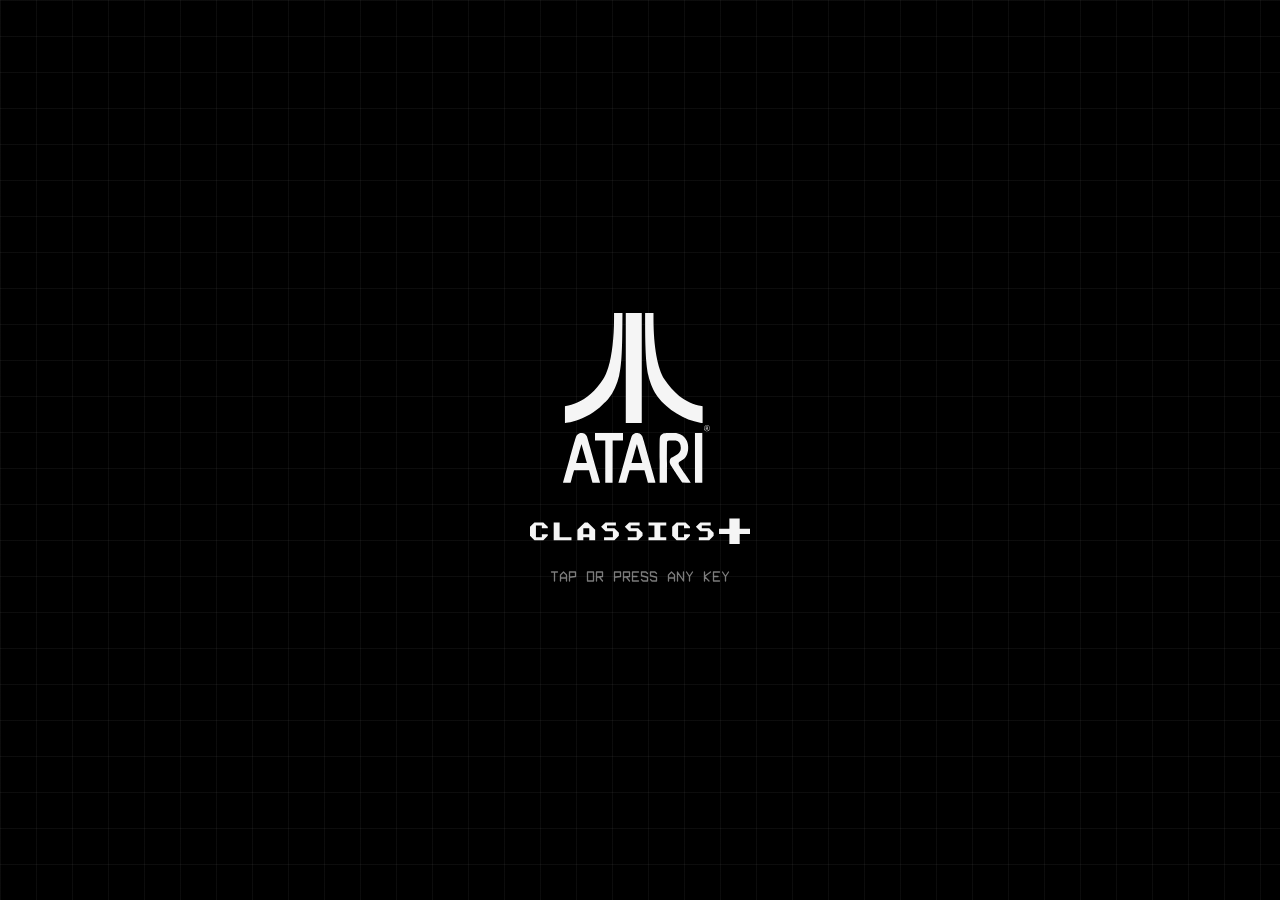
<file: games/pong.html>
<!DOCTYPE html>
<html lang="en">
<head>
<meta charset="UTF-8">
<meta name="viewport" content="width=device-width, initial-scale=1, maximum-scale=1, user-scalable=no, viewport-fit=cover">
<title>PONG</title>
<link rel="stylesheet" href="../kit/tokens.css">
<link rel="stylesheet" href="../kit/bundle.css">
<style>
  html, body { height: 100%; }
  /* The source's own ground, frame, halo and vignette. The boot card is the kit's, the same in every game. */
  html, body.cp-page { background: #2a2419; }
  .cp-canvas-portrait { box-sizing: border-box; outline: none; background: #2a2419; border: 2px solid #4a4a4a; box-shadow: 0 0 24px rgba(57,255,136,0.08); }
  .cp-vignette { background: radial-gradient(ellipse at center, rgba(0,0,0,0) 45%, rgba(0,0,0,0.75) 100%); }
  /* The HUD layer sits inside the playfield's 2px border, like the canvas under it. */
  .cp-layer { box-sizing: border-box; border: 2px solid transparent; }
</style>
</head>
<body class="cp-page">
<div class="cp-stage-portrait">
  <div class="cp-holder">
    <canvas id="game" class="cp-canvas-portrait" width="420" height="640" aria-label="Pong playfield"></canvas>
    <div id="vignette" class="cp-vignette"></div>
    <canvas id="hud" class="cp-layer" width="420" height="640"></canvas>
  </div>
  <div class="cp-hint">drag to move, swipe up to smash</div>
</div>

<script src="../kit/bundle.js"></script>
<script>
(function(){
  const CP = window.ClassicPlus;
  const C = CP.COLORS;
  const canvas = document.getElementById('game');
  const ctx = canvas.getContext('2d');
  const hudCanvas = document.getElementById('hud');
  const hudCtx = hudCanvas.getContext('2d');
  // The game's own events go through the shell's live region.
  function say(text){ if (shell) shell.say(text); }

  // Logic and every position live in a fixed 420x640 space; the backing store
  // follows the displayed size and devicePixelRatio so it stays crisp.
  const W = 420, H = 640;
  function fitCanvasToDisplaySize(){
    const dpr = window.devicePixelRatio || 1;
    const cw = canvas.clientWidth, ch = canvas.clientHeight;
    if (cw <= 0 || ch <= 0) return;
    const bw = Math.max(1, Math.round(cw * dpr)), bh = Math.max(1, Math.round(ch * dpr));
    if (canvas.width !== bw || canvas.height !== bh) {
      canvas.width = bw; canvas.height = bh;
      hudCanvas.width = bw; hudCanvas.height = bh;
    }
    // Map 420x640 onto the whole backing store (the CSS box rounds to within a pixel of it).
    ctx.setTransform(bw / W, 0, 0, bh / H, 0, 0);
    hudCtx.setTransform(bw / W, 0, 0, bh / H, 0, 0);
  }
  fitCanvasToDisplaySize();
  let resizePending = false;
  function scheduleResize(){
    if (resizePending) return;
    resizePending = true;
    requestAnimationFrame(() => { resizePending = false; fitCanvasToDisplaySize(); });
  }
  if (window.ResizeObserver) new ResizeObserver(scheduleResize).observe(canvas);
  window.addEventListener('resize', scheduleResize);

  // ---- Sound: the game's own clicky blips, played on the kit synth's context so the
  // shell's volume, mute and hidden-tab suspend apply to every voice. ----
  const syn = CP.createSynth();
  const SCALE = {
    G3: 196.00, A3: 220.00, C4: 261.63, D4: 293.66, E4: 329.63, G4: 392.00,
    A4: 440.00, C5: 523.25, D5: 587.33, E5: 659.25, G5: 783.99, A5: 880.00
  };
  const COMBO_NOTES = [SCALE.C5, SCALE.D5, SCALE.E5, SCALE.G5, SCALE.A5];
  function audio(){
    const ac = syn.context();
    return ac && !syn.muted && syn.volume > 0 && ac.state !== 'closed' ? ac : null;
  }
  function playTone(freq, opts){
    opts = opts || {};
    const ac = audio(); if (!ac) return;
    const duration = opts.duration || 0.08;
    const gain = (opts.gain || 0.16) * syn.volume;
    const attack = opts.attack || 0.002;
    const now = ac.currentTime + (opts.delay || 0);
    const osc = ac.createOscillator();
    osc.type = opts.type || 'square';
    osc.frequency.setValueAtTime(freq, now);
    if (opts.sweepTo) osc.frequency.exponentialRampToValueAtTime(opts.sweepTo, now + duration);
    const g = ac.createGain();
    g.gain.setValueAtTime(0.0001, now);
    g.gain.exponentialRampToValueAtTime(gain, now + attack);
    g.gain.exponentialRampToValueAtTime(0.0001, now + duration);
    osc.connect(g).connect(ac.destination);
    osc.start(now);
    osc.stop(now + duration + 0.02);
  }
  function playClick(opts){
    opts = opts || {};
    const ac = audio(); if (!ac) return;
    const duration = opts.duration || 0.015;
    const gain = (opts.gain || 0.1) * syn.volume;
    const now = ac.currentTime;
    const n = Math.max(1, Math.floor(ac.sampleRate * duration));
    const buffer = ac.createBuffer(1, n, ac.sampleRate);
    const data = buffer.getChannelData(0);
    for (let i = 0; i < n; i++) data[i] = (Math.random() * 2 - 1) * (1 - i / n);
    const src = ac.createBufferSource(); src.buffer = buffer;
    const filt = ac.createBiquadFilter(); filt.type = 'highpass'; filt.frequency.value = opts.hp || 1500;
    const g = ac.createGain();
    g.gain.setValueAtTime(gain, now);
    g.gain.exponentialRampToValueAtTime(0.0001, now + duration);
    src.connect(filt).connect(g).connect(ac.destination);
    src.start(now);
  }
  function spinFactorFor(vx){ return Math.min(1, Math.abs(vx || 0) / MAX_PADDLE_VX_FOR_SPIN); }
  function hitSound(base, vx, dur, clickGain, gain){
    const sf = spinFactorFor(vx), spinny = sf > 0.45, freq = spinny ? base / 2 : base;
    playClick({ duration: clickGain > 0.12 ? 0.012 : 0.008, gain: clickGain });
    playTone(freq, { duration: dur * (1 + sf * 1.4), type: 'square', gain, sweepTo: spinny ? freq / 2 : null });
  }
  function sfxPaddleHit(vx){ hitSound(SCALE.A4, vx, 0.045, 0.1, 0.14); }
  function sfxSmashHit(vx){ hitSound(SCALE.C4, vx, 0.065, 0.16, 0.2); }
  function sfxCpuHit(vx){ hitSound(SCALE.D4, vx, 0.045, 0.08, 0.11); }
  function sfxWallBounce(){ playClick({ duration: 0.007, gain: 0.07 }); playTone(SCALE.E5, { duration: 0.035, type: 'triangle', gain: 0.09 }); }
  function sfxSmashSwipe(){ playClick({ duration: 0.014, gain: 0.13 }); playTone(SCALE.G3, { duration: 0.055, type: 'square', gain: 0.15, sweepTo: SCALE.A3 }); }
  function sfxPegBreak(m){
    const note = COMBO_NOTES[Math.min(Math.max(m, 1), COMBO_NOTES.length) - 1];
    playClick({ duration: 0.008, gain: 0.08 });
    playTone(note, { duration: 0.4, type: 'triangle', gain: 0.19, attack: 0.003 });
    playTone(note * 2, { duration: 0.25, type: 'sine', gain: 0.08, attack: 0.003 });
  }
  function sfxGoal(){ playTone(SCALE.A4, { duration: 0.055, gain: 0.15 }); playTone(SCALE.C5, { duration: 0.08, gain: 0.16, delay: 0.055 }); }
  function sfxLifeLost(){ playTone(SCALE.E4, { duration: 0.07, gain: 0.15 }); playTone(SCALE.A3, { duration: 0.11, gain: 0.14, delay: 0.07 }); }
  function sfxGameOver(){ [SCALE.E4, SCALE.D4, SCALE.C4, SCALE.A3].forEach((f, i) => playTone(f, { duration: 0.1, gain: 0.15, delay: i * 0.085 })); }
  function sfxServe(){ playClick({ duration: 0.009, gain: 0.08 }); playTone(SCALE.A4, { duration: 0.035, gain: 0.1 }); }

  // ---- Constants ----
  const PADDLE_W = 70, PADDLE_H = 20;
  const BALL_SIZE = 16;
  const PLAYER_REST_Y = H - 90 - PADDLE_H;
  const CPU_Y = 90;
  const STARTING_LIVES = 3;
  const POST_POINT_DELAY = 0.38;   // game seconds between rallies
  const KB_SPEED = 7;              // px per 60Hz frame

  // Ground: the source's own cycle through dark, low-saturation colours as the score
  // climbs, a full fade every 1000 points, wrapping. Every step keeps ink 14.1:1, the
  // hint 5.3:1 and every peg colour 3.9:1 or better, so the source values stand.
  const BG_PALETTE = [
    { r: 42, g: 36, b: 25 },  // dark beige
    { r: 26, g: 32, b: 42 },  // dark slate blue
    { r: 36, g: 28, b: 42 },  // dark muted purple
    { r: 24, g: 38, b: 36 },  // dark muted teal
    { r: 42, g: 28, b: 30 }   // dark muted maroon
  ];
  const BG_POINTS_PER_STEP = 1000;
  const BG_EASE = 0.03;   // per 60Hz frame: smooths big score jumps into a gradual fade
  let bgColor = { ...BG_PALETTE[0] };
  function getTargetBgColor(){
    const idx = Math.floor(score / BG_POINTS_PER_STEP);
    const t = (score % BG_POINTS_PER_STEP) / BG_POINTS_PER_STEP;
    const a = BG_PALETTE[idx % BG_PALETTE.length], b = BG_PALETTE[(idx + 1) % BG_PALETTE.length];
    return { r: a.r + (b.r - a.r) * t, g: a.g + (b.g - a.g) * t, b: a.b + (b.b - a.b) * t };
  }

  // Score pegs: each point scored adds one to a formation in the middle; the ball breaks
  // them for bonus points. Colours are the kit's brick tokens (the source's purple
  // failed 3:1 on its own grounds, so it became brick-hard); colour carries no meaning.
  const SQUARE_CORE_OFFSET = 34, SQUARE_RING_CAPACITY = 8, SQUARE_RING_STEP = 30, SQUARE_EASE = 0.18;
  const PEG_COLORS = [C.brickRed, C.brickOrange, C.brickGreen, C.brickYellow, C.brickHard];
  let scoreSquares = [];
  function computeSquareCenters(count){
    const c = [], d = SQUARE_CORE_OFFSET, X = W / 2, Y = H / 2;
    if (count <= 0) return c;
    if (count === 1) c.push({ x: X, y: Y });
    else if (count === 2) c.push({ x: X - d, y: Y }, { x: X + d, y: Y });
    else if (count === 3) c.push({ x: X - d, y: Y + d }, { x: X + d, y: Y + d }, { x: X, y: Y - d });
    else if (count === 4) c.push({ x: X - d, y: Y }, { x: X + d, y: Y }, { x: X, y: Y - d }, { x: X, y: Y + d });
    else if (count === 5) c.push({ x: X - d, y: Y - d }, { x: X + d, y: Y - d }, { x: X, y: Y }, { x: X - d, y: Y + d }, { x: X + d, y: Y + d });
    else if (count === 6) { const s = d * 1.1; for (const ry of [-s, 0, s]) c.push({ x: X - d, y: Y + ry }, { x: X + d, y: Y + ry }); }
    else {
      c.push({ x: X - d, y: Y }, { x: X + d, y: Y }, { x: X, y: Y - d }, { x: X, y: Y + d });
      let remaining = count - 4, ring = 1;
      while (remaining > 0) {
        const inRing = Math.min(remaining, SQUARE_RING_CAPACITY), radius = d + ring * SQUARE_RING_STEP;
        for (let i = 0; i < inRing; i++) {
          const a = (i / inRing) * Math.PI * 2 + ring * 0.3 + Math.PI / 4;
          c.push({ x: X + radius * Math.cos(a), y: Y + radius * Math.sin(a) });
        }
        remaining -= inRing; ring++;
      }
    }
    return c;
  }
  function reflowScoreSquares(){
    const centers = computeSquareCenters(scoreSquares.length);
    for (let i = 0; i < scoreSquares.length; i++) {
      scoreSquares[i].targetX = centers[i].x - BALL_SIZE / 2;
      scoreSquares[i].targetY = centers[i].y - BALL_SIZE / 2;
    }
  }
  function addScoreSquare(){
    pegCount++;
    const color = PEG_COLORS[(pegCount - 1) % PEG_COLORS.length];
    scoreSquares.push({ x: W / 2 - BALL_SIZE / 2, y: H / 2 - BALL_SIZE / 2, targetX: 0, targetY: 0, hit: false, color });
    reflowScoreSquares();
  }

  // Peg chips: hard-edged 2px squares that burst out and drift, swirled by the ball when
  // it passes close (the game's own vortex; PixelBurst leaves such forces to the game).
  // All timings are game time, so pause freezes them.
  const PARTICLE_COUNT = 50, PARTICLE_SIZE = 2, PARTICLE_SPEED_MIN = 3.0, PARTICLE_SPEED_MAX = 9.0;
  const PARTICLE_LIFETIME_MS = 5000;
  const COMBO_WINDOW_MS = PARTICLE_LIFETIME_MS;
  const PARTICLE_FRICTION = 0.90, PARTICLE_MIN_DRIFT_SPEED = 0.15;
  const PARTICLE_VORTEX_RADIUS = 45, PARTICLE_VORTEX_STRENGTH = 0.9, PARTICLE_VORTEX_MIN_DIST = 10;
  let particles = [];
  function spawnBurst(cx, cy, color){
    for (let i = 0; i < PARTICLE_COUNT; i++) {
      const a = Math.random() * Math.PI * 2;
      const sp = PARTICLE_SPEED_MIN + Math.random() * (PARTICLE_SPEED_MAX - PARTICLE_SPEED_MIN);
      particles.push({ x: cx, y: cy, vx: Math.cos(a) * sp, vy: Math.sin(a) * sp, startTime: gameMs(), color: color || C.ink });
    }
  }
  function updateParticles(f){
    const now = gameMs();
    particles = particles.filter(p => now - p.startTime < PARTICLE_LIFETIME_MS);
    const bx = ball.x + BALL_SIZE / 2, by = ball.y + BALL_SIZE / 2, fr = Math.pow(PARTICLE_FRICTION, f);
    for (const p of particles) {
      const dx = bx - p.x, dy = by - p.y;
      const dist = Math.max(PARTICLE_VORTEX_MIN_DIST, Math.sqrt(dx * dx + dy * dy));
      if (dist < PARTICLE_VORTEX_RADIUS) {
        const nx = dx / dist, ny = dy / dist, s = PARTICLE_VORTEX_STRENGTH * (1 - dist / PARTICLE_VORTEX_RADIUS) * f;
        p.vx += (-ny + nx * 0.25) * s;
        p.vy += (nx + ny * 0.25) * s;
      }
      p.vx *= fr; p.vy *= fr;
      const speed = Math.sqrt(p.vx * p.vx + p.vy * p.vy);
      if (speed > 0.0001 && speed < PARTICLE_MIN_DRIFT_SPEED) { const k = PARTICLE_MIN_DRIFT_SPEED / speed; p.vx *= k; p.vy *= k; }
      p.x += p.vx * f; p.y += p.vy * f;
    }
  }
  function drawParticles(){
    const now = gameMs();
    for (const p of particles) {
      const t = (now - p.startTime) / PARTICLE_LIFETIME_MS;
      ctx.globalAlpha = t < 0.2 ? 1 : Math.max(0, 1 - (t - 0.2) / 0.8);
      ctx.fillStyle = p.color;
      ctx.fillRect(Math.round(p.x - PARTICLE_SIZE / 2), Math.round(p.y - PARTICLE_SIZE / 2), PARTICLE_SIZE, PARTICLE_SIZE);
    }
    ctx.globalAlpha = 1;
  }

  // Spin: the paddle's sideways speed at impact kicks the ball and leaves a fading curve.
  const SPIN_IMPACT_FACTOR = 0.4, SPIN_CARRY_FACTOR = 0.6, SPIN_ACCEL = 0.06, SPIN_DECAY = 0.97;
  const MAX_PADDLE_VX_FOR_SPIN = 20, MAX_SPIN = 6, MAX_BALL_VX = 20;
  const clamp = CP.clamp;

  // Smash: a quick upward swipe (or the SMASH key) snaps the paddle forward and back.
  const NUDGE_DISTANCE = 55, NUDGE_OUT_MS = 1, NUDGE_HOLD_MS = 10, NUDGE_BACK_MS = 90;
  const SWIPE_UP_PX = 30, SWIPE_WINDOW_MS = 160;
  let nudgeState = 'idle', nudgeStartTime = 0, pointerYSamples = [];

  // Smash beam: hard-edged steps above the paddle that fade over 200ms (no gradient:
  // the kit allows only three). Restarts at most every 340ms, so it never strobes past 3/s.
  const BEAM_LENGTH = 130, BEAM_DURATION_MS = 200, BEAM_MAX_ALPHA = 0.55, BEAM_MIN_GAP_MS = 340, BEAM_STEPS = 5;
  let beamStartTime = -Infinity;

  function triggerNudge(){
    if (nudgeState !== 'idle') return;
    nudgeState = 'out';
    nudgeStartTime = gameMs();
    if (nudgeStartTime - beamStartTime >= BEAM_MIN_GAP_MS) beamStartTime = nudgeStartTime;
    sfxSmashSwipe();
  }
  function trackPointerY(clientY){
    const now = performance.now();
    pointerYSamples.push({ t: now, y: clientY });
    while (pointerYSamples.length && now - pointerYSamples[0].t > SWIPE_WINDOW_MS) pointerYSamples.shift();
    if (pointerYSamples.length > 1) {
      const rect = canvas.getBoundingClientRect();
      const travel = (pointerYSamples[0].y - pointerYSamples[pointerYSamples.length - 1].y) * H / Math.max(1, rect.height);
      if (travel > SWIPE_UP_PX) { triggerNudge(); pointerYSamples = []; }
    }
  }
  function updateNudge(now){
    if (nudgeState === 'idle') { playerY = PLAYER_REST_Y; return; }
    const elapsed = now - nudgeStartTime;
    if (nudgeState === 'out') {
      if (elapsed >= NUDGE_OUT_MS) { nudgeState = 'hold'; nudgeStartTime = now; playerY = PLAYER_REST_Y - NUDGE_DISTANCE; }
      else { const t = elapsed / NUDGE_OUT_MS; playerY = PLAYER_REST_Y - NUDGE_DISTANCE * (1 - Math.pow(1 - t, 3)); }
    } else if (nudgeState === 'hold') {
      playerY = PLAYER_REST_Y - NUDGE_DISTANCE;
      if (elapsed >= NUDGE_HOLD_MS) { nudgeState = 'back'; nudgeStartTime = now; }
    } else if (nudgeState === 'back') {
      if (elapsed >= NUDGE_BACK_MS) { nudgeState = 'idle'; playerY = PLAYER_REST_Y; }
      else { const t = elapsed / NUDGE_BACK_MS; playerY = PLAYER_REST_Y - NUDGE_DISTANCE * (1 - t * t); }
    }
  }

  // Ghost trails (kit GhostTrail), velocities smoothed in game time.
  const GHOST_SMOOTH = 0.85, NUDGE_GHOST_SMOOTH = 0.975;
  let sPlayerVX = 0, sPlayerVY = 0, sCpuVX = 0, sBallVX = 0, sBallVY = 0;

  // Paddle hit: a short glow on the paddle that connects.
  const HIT_FLASH_MS = 180;
  let playerFlashUntil = 0, cpuFlashUntil = 0;

  // ---- State ----
  let playerX, cpuX, playerY, prevPlayerX, prevCpuX, prevPlayerY;
  let score, lives, comboMultiplier, comboWindowEnd, running, serveAt, serveDir, rallyCount, serveGraceUntil, pendingPlayerPeg;
  let goals, pegsBroken, pegCount, lastServe;
  const ball = { x: W / 2 - BALL_SIZE / 2, y: H / 2 - BALL_SIZE / 2, vx: 0, vy: 0, speed: 5, spin: 0 };
  const SERVE_GRACE_MS = 300;

  let shell = null;
  function gameMs(){ return shell ? shell.time * 1000 : 0; }

  function resetGame(){
    score = 0; lives = STARTING_LIVES; goals = 0; pegsBroken = 0; pegCount = 0;
    comboMultiplier = 0; comboWindowEnd = 0;
    playerX = W / 2 - PADDLE_W / 2; cpuX = W / 2 - PADDLE_W / 2; playerY = PLAYER_REST_Y;
    prevPlayerX = playerX; prevCpuX = cpuX; prevPlayerY = playerY;
    sPlayerVX = sPlayerVY = sCpuVX = sBallVX = sBallVY = 0;
    nudgeState = 'idle'; pointerYSamples = []; beamStartTime = -Infinity;
    playerFlashUntil = cpuFlashUntil = 0;
    scoreSquares = []; particles = [];
    bgColor = { ...BG_PALETTE[0] };
    pendingPlayerPeg = false; serveGraceUntil = 0; rallyCount = 0;
    ball.x = W / 2 - BALL_SIZE / 2; ball.y = H / 2 - BALL_SIZE / 2; ball.vx = ball.vy = 0; ball.spin = 0;
    running = false;
    // First serve after the same short beat as between rallies.
    serveAt = POST_POINT_DELAY; serveDir = Math.random() < 0.5 ? -1 : 1;
    if (shell) shell.setScore(0);
  }

  function resetBall(direction){
    ball.x = W / 2; ball.y = H / 2; ball.speed = 5; ball.spin = 0;
    const angle = Math.random() * 0.6 - 0.3;
    ball.vx = Math.sin(angle) * ball.speed;
    ball.vy = Math.cos(angle) * ball.speed * direction;
    rallyCount = 0;
  }
  function startRound(direction){
    resetBall(direction);
    if (pendingPlayerPeg) { addScoreSquare(); pendingPlayerPeg = false; }
    serveGraceUntil = gameMs() + SERVE_GRACE_MS;
    running = true;
    sfxServe();
  }
  function afterPoint(dir){ running = false; serveAt = shell.time + POST_POINT_DELAY; serveDir = dir; }

  // ---- Shell ----
  shell = CP.createShell({
    id: 'cp-pong', canvas: canvas, layout: 'portrait', synth: syn,
    title: 'PONG',
    howTo: ['GET THE BALL PAST THE TOP PADDLE', 'SMASH TO HIT IT HARD', 'BREAK THE PEGS FOR BONUS POINTS'],
    actions: [
      { id: 'left', label: 'MOVE LEFT', keys: ['arrowleft'], hold: true, group: 'move' },
      { id: 'right', label: 'MOVE RIGHT', keys: ['arrowright'], hold: true, group: 'move' },
      { id: 'smash', label: 'SMASH', keys: ['arrowup'] },
      { id: 'drag', label: 'MOVE', display: 'DRAG', fixed: true },
      { id: 'swipe', label: 'SMASH', display: 'SWIPE UP', fixed: true }
    ],
    onAction: id => { if (id === 'smash' && shell.isPlaying()) triggerNudge(); },
    steering: true,
    intro: true,
    onStart: () => resetGame(),
    onEnd: () => sfxGameOver()
  });
  resetGame();

  // ---- Input: drag anywhere to move, swipe up to smash ----
  // At 100% STEERING the paddle sits under the finger or mouse, as in the source. At any other
  // setting the drag is relative: the paddle moves by the pointer's travel times shell.steering(),
  // so 50% gives fine control and 200% crosses the court with a short swipe.
  let lastPointerX = null;
  function movePlayerTo(clientX, start){
    const rect = canvas.getBoundingClientRect(), k = W / rect.width, steer = shell.steering();
    if (steer === 1) playerX = (clientX - rect.left) * k - PADDLE_W / 2;
    else if (!start && lastPointerX !== null) playerX += (clientX - lastPointerX) * k * steer;
    lastPointerX = clientX;
    playerX = clamp(playerX, 0, W - PADDLE_W);
  }
  canvas.addEventListener('pointerdown', (e) => {
    canvas.focus({ preventScroll: true });
    if (!shell.isPlaying()) return;
    pointerYSamples = [];
    movePlayerTo(e.clientX, true);
  });
  canvas.addEventListener('pointermove', (e) => {
    if (!shell.isPlaying()) { lastPointerX = null; return; }
    if (e.pointerType !== 'mouse' && !(e.buttons & 1) && e.pressure === 0) return;
    movePlayerTo(e.clientX, false);
    trackPointerY(e.clientY);
  });

  // ---- Update (game time only) ----
  function rectsOverlap(ax, ay, aw, ah, bx, by, bw, bh){ return ax < bx + bw && ax + aw > bx && ay < by + bh && ay + ah > by; }

  function updateCPU(f){
    const center = cpuX + PADDLE_W / 2, diff = ball.x - center;
    if (Math.abs(diff) > 6) cpuX += Math.sign(diff) * Math.min(4.6, Math.abs(diff) * 0.12 + 2) * f;
    cpuX = clamp(cpuX, 0, W - PADDLE_W);
  }

  function update(dt){
    const f = dt * 60;   // the source ran one step per 60Hz frame
    const now = gameMs();

    if (!running && serveAt !== null && shell.time >= serveAt) { serveAt = null; startRound(serveDir); }

    const v = KB_SPEED * shell.steering() * f;
    if (shell.isDown('left')) playerX -= v;
    if (shell.isDown('right')) playerX += v;
    playerX = clamp(playerX, 0, W - PADDLE_W);
    updateNudge(now);

    if (running) {
      updateCPU(f);
      if (ball.spin) {
        ball.vx = clamp(ball.vx + ball.spin * SPIN_ACCEL * f, -MAX_BALL_VX, MAX_BALL_VX);
        ball.spin *= Math.pow(SPIN_DECAY, f);
        if (Math.abs(ball.spin) < 0.02) ball.spin = 0;
      }
      const SUBSTEPS = 8;
      let stepVX = ball.vx * f / SUBSTEPS, stepVY = ball.vy * f / SUBSTEPS, bounced = false;
      const playerVXf = clamp((playerX - prevPlayerX) / f, -MAX_PADDLE_VX_FOR_SPIN, MAX_PADDLE_VX_FOR_SPIN);
      const cpuVXf = clamp((cpuX - prevCpuX) / f, -MAX_PADDLE_VX_FOR_SPIN, MAX_PADDLE_VX_FOR_SPIN);
      for (let s = 1; s <= SUBSTEPS && !bounced; s++) {
        ball.x += stepVX; ball.y += stepVY;
        if (ball.x <= 0) { ball.x = 0; ball.vx *= -1; stepVX *= -1; sfxWallBounce(); }
        if (ball.x + BALL_SIZE >= W) { ball.x = W - BALL_SIZE; ball.vx *= -1; stepVX *= -1; sfxWallBounce(); }

        const fpx = prevPlayerX + (playerX - prevPlayerX) * (s / SUBSTEPS);
        const fpy = prevPlayerY + (playerY - prevPlayerY) * (s / SUBSTEPS);
        const smashing = nudgeState === 'out' || nudgeState === 'hold';
        const forgive = Math.min(14, Math.abs(playerVXf) * 0.6);
        const mx = smashing ? 20 : forgive, my = smashing ? 55 : forgive;
        if (ball.vy > 0 && rectsOverlap(ball.x, ball.y, BALL_SIZE, BALL_SIZE, fpx - mx, fpy - my, PADDLE_W + mx * 2, PADDLE_H + my * 2)) {
          ball.y = fpy - BALL_SIZE;
          const norm = clamp(((ball.x + BALL_SIZE / 2) - (fpx + PADDLE_W / 2)) / (PADDLE_W / 2), -1, 1);
          ball.speed = Math.min(ball.speed + (smashing ? 2.6 : 0.35), smashing ? 18 : 12);
          const angle = norm * (smashing ? Math.PI / 4.5 : Math.PI / 3.2);
          ball.vx = Math.sin(angle) * ball.speed;
          ball.vy = -Math.cos(angle) * ball.speed;
          ball.vx = clamp(ball.vx + playerVXf * SPIN_IMPACT_FACTOR, -MAX_BALL_VX, MAX_BALL_VX);
          ball.spin = clamp(playerVXf * SPIN_CARRY_FACTOR, -MAX_SPIN, MAX_SPIN);
          rallyCount++; bounced = true;
          playerFlashUntil = now + HIT_FLASH_MS;
          if (smashing) sfxSmashHit(playerVXf); else sfxPaddleHit(playerVXf);
        }
        if (!bounced && ball.vy < 0 && rectsOverlap(ball.x, ball.y, BALL_SIZE, BALL_SIZE, cpuX, CPU_Y, PADDLE_W, PADDLE_H)) {
          ball.y = CPU_Y + PADDLE_H;
          const norm = ((ball.x + BALL_SIZE / 2) - (cpuX + PADDLE_W / 2)) / (PADDLE_W / 2);
          ball.speed = Math.min(ball.speed + 0.35, 12);
          const angle = norm * (Math.PI / 3.2);
          ball.vx = Math.sin(angle) * ball.speed;
          ball.vy = Math.cos(angle) * ball.speed;
          ball.vx = clamp(ball.vx + cpuVXf * SPIN_IMPACT_FACTOR, -MAX_BALL_VX, MAX_BALL_VX);
          ball.spin = clamp(cpuVXf * SPIN_CARRY_FACTOR, -MAX_SPIN, MAX_SPIN);
          rallyCount++; bounced = true;
          cpuFlashUntil = now + HIT_FLASH_MS;
          sfxCpuHit(cpuVXf);
        }
      }

      // Pegs: ease into formation; the ball breaks them after the serve grace.
      const ease = 1 - Math.pow(1 - SQUARE_EASE, f);
      for (const sq of scoreSquares) { sq.x += (sq.targetX - sq.x) * ease; sq.y += (sq.targetY - sq.y) * ease; }
      let pegBroken = false;
      if (now >= serveGraceUntil) {
        for (const sq of scoreSquares) {
          if (!sq.hit && rectsOverlap(ball.x, ball.y, BALL_SIZE, BALL_SIZE, sq.x, sq.y, BALL_SIZE, BALL_SIZE)) {
            sq.hit = true; pegBroken = true; pegsBroken++;
            comboMultiplier = now <= comboWindowEnd ? comboMultiplier + 1 : 1;
            comboWindowEnd = now + COMBO_WINDOW_MS;
            score += 100 * comboMultiplier;
            sfxPegBreak(comboMultiplier);
            spawnBurst(sq.x + BALL_SIZE / 2, sq.y + BALL_SIZE / 2, sq.color);
            if (comboMultiplier >= 2) say('Combo ' + comboMultiplier + ' times.');
          }
        }
      }
      if (pegBroken) { scoreSquares = scoreSquares.filter(sq => !sq.hit); reflowScoreSquares(); }

      if (ball.y < -BALL_SIZE) {
        score += 50; goals++;
        pendingPlayerPeg = true;
        sfxGoal();
        say('Point. Score ' + score + '.');
        afterPoint(1);
      } else if (ball.y > H + BALL_SIZE) {
        lives--;
        if (lives <= 0) {
          shell.setScore(score);
          shell.lose({ lines: [String(goals).padStart(2, '0') + ' POINTS WON', String(pegsBroken).padStart(2, '0') + ' PEGS BROKEN'] });
          return;
        }
        sfxLifeLost();
        say('Life lost. ' + lives + (lives === 1 ? ' life' : ' lives') + ' left.');
        afterPoint(-1);
      }
    }
    shell.setScore(score);

    updateParticles(f);

    const bg = getTargetBgColor(), be = 1 - Math.pow(1 - BG_EASE, f);
    bgColor.r += (bg.r - bgColor.r) * be; bgColor.g += (bg.g - bgColor.g) * be; bgColor.b += (bg.b - bgColor.b) * be;

    // Ghost velocities in px per 60Hz frame.
    const gs = Math.pow(GHOST_SMOOTH, f), ns = Math.pow(NUDGE_GHOST_SMOOTH, f);
    sPlayerVX = sPlayerVX * gs + ((playerX - prevPlayerX) / f) * (1 - gs);
    sPlayerVY = sPlayerVY * ns + ((playerY - prevPlayerY) / f) * (1 - ns);
    sCpuVX = sCpuVX * gs + ((cpuX - prevCpuX) / f) * (1 - gs);
    sBallVX = sBallVX * gs + (running ? ball.vx : 0) * (1 - gs);
    sBallVY = sBallVY * gs + (running ? ball.vy : 0) * (1 - gs);

    prevPlayerX = playerX; prevPlayerY = playerY; prevCpuX = cpuX;
  }

  // ---- Draw ----
  const grid = CP.createScopeGrid({ color: 'rgba(57,255,136,0.03)', centerColor: 'rgba(57,255,136,0.06)' });   // the source's phosphor graticule and crosshair

  function drawPaddleWithFlash(x, y, flashUntil, now){
    const remaining = flashUntil - now;
    if (remaining > 0) {
      ctx.save();
      ctx.shadowColor = C.inkPure; ctx.shadowBlur = 18 * remaining / HIT_FLASH_MS;
      ctx.fillStyle = C.inkPure; ctx.fillRect(x, y, PADDLE_W, PADDLE_H);
      ctx.restore();
    } else CP.drawPaddle(ctx, x, y, PADDLE_W, PADDLE_H);
  }
  function drawNet(){
    ctx.save();
    ctx.strokeStyle = 'rgba(245,245,245,0.35)';   // decorative centre line
    ctx.lineWidth = 2; ctx.setLineDash([8, 10]);
    ctx.beginPath(); ctx.moveTo(0, H / 2); ctx.lineTo(W, H / 2); ctx.stroke();
    ctx.restore();
  }
  function drawSmashBeam(now){
    const elapsed = now - beamStartTime;
    if (elapsed < 0 || elapsed >= BEAM_DURATION_MS) return;
    const t = elapsed / BEAM_DURATION_MS, a = BEAM_MAX_ALPHA * (1 - t) * (1 - t), step = BEAM_LENGTH / BEAM_STEPS;
    ctx.save(); ctx.fillStyle = C.ink;
    for (let i = 0; i < BEAM_STEPS; i++) {
      ctx.globalAlpha = a * (1 - i / BEAM_STEPS);
      ctx.fillRect(playerX, Math.round(playerY - (i + 1) * step), PADDLE_W, Math.ceil(step));
    }
    ctx.restore();
  }

  function draw(){
    const now = gameMs();
    ctx.save();
    ctx.beginPath(); ctx.rect(0, 0, W, H); ctx.clip();
    ctx.fillStyle = `rgb(${bgColor.r | 0}, ${bgColor.g | 0}, ${bgColor.b | 0})`;
    ctx.fillRect(0, 0, W, H);
    grid.draw(ctx, W, H, playerX + PADDLE_W / 2, ball.y);
    drawNet();
    drawSmashBeam(now);
    for (const sq of scoreSquares) { ctx.fillStyle = sq.color; ctx.fillRect(sq.x, sq.y, BALL_SIZE, BALL_SIZE); }
    drawParticles();

    CP.drawGhosts(ctx, playerX, playerY, PADDLE_W, PADDLE_H, sPlayerVX, sPlayerVY, C.ink);
    CP.drawGhosts(ctx, cpuX, CPU_Y, PADDLE_W, PADDLE_H, sCpuVX, 0, C.ink);
    CP.drawGhosts(ctx, ball.x, ball.y, BALL_SIZE, BALL_SIZE, sBallVX, sBallVY, C.ink);

    drawPaddleWithFlash(playerX, playerY, playerFlashUntil, now);
    drawPaddleWithFlash(cpuX, CPU_Y, cpuFlashUntil, now);
    CP.drawBall(ctx, ball.x, ball.y, C.ink, BALL_SIZE);
    ctx.restore();

    hudCtx.clearRect(0, 0, W, H);
    const right = shell.hudRight(W);
    CP.drawHud(hudCtx, W, { score: score, lives: lives, maxLives: STARTING_LIVES, right: right });
    // Combo: centred like drawHud's chase layout, but slid left of a long score so they never touch.
    if (comboMultiplier >= 2 && now <= comboWindowEnd) {
      const txt = comboMultiplier + 'X', half = CP.inkWidth(txt, 1.3) / 2;
      const cx = Math.min(W / 2, right - CP.inkWidth(String(score), 1.3) - 16 - half);
      CP.drawVectorText(hudCtx, txt, cx, 44, 1.3, { color: C.ink, align: 'center', glow: 2, glowScale: 1 });
    }
  }

  function frame(t){
    const dt = shell.tick(t);
    if (dt) update(dt);
    draw();
    shell.draw(hudCtx, W, H);
    requestAnimationFrame(frame);
  }
  requestAnimationFrame(frame);

  // Read-only state for automated checks.
})();
</script>
</body>
</html>
</file>
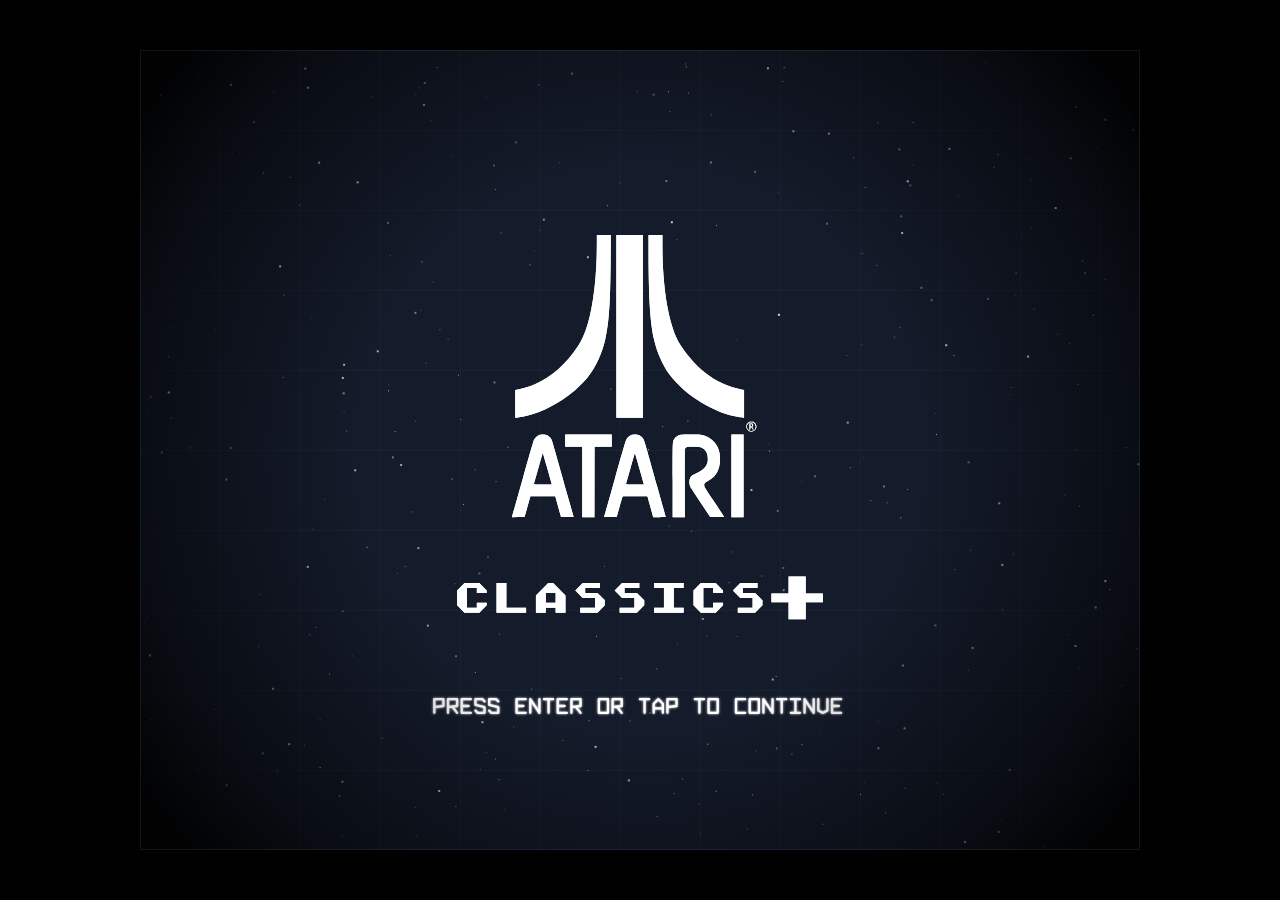
<file: originals/CP_asteroids.html>
<!DOCTYPE html>
<html lang="en">
<head>
<meta charset="UTF-8">
<meta name="viewport" content="width=device-width, initial-scale=1, maximum-scale=1, user-scalable=no, viewport-fit=cover">
<title>Asteroids</title>
<style>
  html, body {
    margin: 0; padding: 0; height: 100%; overflow: hidden;
    background: #000000;
    font-family: 'Courier New', monospace;
  }
  #wrap {
    position: relative;
    width: 100vw;
    height: 100vh;
    height: calc(var(--vh, 1vh) * 100);
    height: 100dvh;
    display: flex; align-items: center; justify-content: center;
  }
  canvas {
    background: #10141f;
    display: block;
    max-width: 100%;
    max-height: 100%;
    touch-action: none;
  }
</style>
</head>
<body>
<div id="wrap">
  <canvas id="game"></canvas>
</div>

<script>
(function() {
  // Mobile browsers resize their address bar in/out of view, which makes
  // 100vh unreliable (it's based on the largest possible viewport, so
  // bottom-anchored UI like the touch controls can end up just offscreen).
  // This keeps a corrected --vh custom property in sync as a fallback for
  // browsers that don't support the newer 100dvh unit.
  function setVH() {
    document.documentElement.style.setProperty('--vh', window.innerHeight * 0.01 + 'px');
  }
  setVH();
  window.addEventListener('resize', setVH);
  window.addEventListener('orientationchange', setVH);

  const canvas = document.getElementById('game');

  // Currency collected from yellow pickups - resets to zero each game over.
  let currency = 0;
  const ctx = canvas.getContext('2d');
  const wrapEl = document.getElementById('wrap');
  let W, H;

  function resizeCanvas() {
    // Cap the play area's absolute size so a big desktop monitor doesn't
    // just stretch the same fixed-size entities across a vastly larger
    // canvas. Above this cap, the wrap's own flex centering handles
    // positioning; the boundary itself is drawn in-canvas (dark fade +
    // faint vector line) rather than as a CSS border/glow.
    const MAX_CANVAS_W = 1000;
    const MAX_CANVAS_H = 800;
    W = canvas.width = Math.round(Math.min(wrapEl.clientWidth, MAX_CANVAS_W));
    H = canvas.height = Math.round(Math.min(wrapEl.clientHeight, MAX_CANVAS_H));
    recomputeWarpConstants();
    recomputeUIScale();
    buildStars();
    rebuildVignette();
    clampEntitiesToBounds();
  }
  window.addEventListener('resize', resizeCanvas);
  window.addEventListener('orientationchange', resizeCanvas);

  const TWO_PI = Math.PI * 2;

  function rand(min, max) { return Math.random() * (max - min) + min; }
  function lerp(a, b, t) { return a + (b - a) * t; }
  function lerpAngle(a, b, t) {
    let diff = (b - a) % TWO_PI;
    if (diff > Math.PI) diff -= TWO_PI;
    if (diff < -Math.PI) diff += TWO_PI;
    return a + diff * t;
  }
  function smoothstep(t) { return t * t * (3 - 2 * t); }
  function wrap(obj) {
    if (obj.x < -obj.r) obj.x = W + obj.r;
    if (obj.x > W + obj.r) obj.x = -obj.r;
    if (obj.y < -obj.r) obj.y = H + obj.r;
    if (obj.y > H + obj.r) obj.y = -obj.r;
  }
  function dist(a, b) {
    const dx = a.x - b.x, dy = a.y - b.y;
    return Math.sqrt(dx*dx + dy*dy);
  }

  // ---------- Sound (simple WebAudio blips) ----------
  let audioCtx = null;
  function getAudioCtx() {
    if (!audioCtx) {
      audioCtx = new (window.AudioContext || window.webkitAudioContext)();
    }
    return audioCtx;
  }
  function beep(freq, duration, type, vol) {
    try {
      const ac = getAudioCtx();
      const osc = ac.createOscillator();
      const gain = ac.createGain();
      osc.type = type || 'square';
      osc.frequency.value = freq;
      gain.gain.value = (vol !== undefined ? vol : 0.15);
      osc.connect(gain);
      gain.connect(ac.destination);
      osc.start();
      gain.gain.exponentialRampToValueAtTime(0.001, ac.currentTime + duration);
      osc.stop(ac.currentTime + duration);
    } catch (e) {}
  }
  const sfx = {
    fire: () => beep(880, 0.048, 'sine', 0.1),
    bangLarge: () => beep(120, 0.158, 'sine', 0.18),
    bangMedium: () => beep(238, 0.154, 'sine', 0.16),
    bangSmall: () => beep(370, 0.25, 'sine', 0.14),
    explodeShip: () => beep(60, 0.48, 'sawtooth', 0.2),
    extraLife: () => beep(741, 0.315, 'triangle', 0.15),
    saucer: () => beep(424, 0.173, 'triangle', 0.08),
    hyperspace: () => beep(300, 0.15, 'sine', 0.1),
    collect: () => beep(1200, 0.04, 'sine', 0.04),
    pickup: () => { beep(700, 0.081, 'square', 0.12); setTimeout(() => beep(1050, 0.104, 'square', 0.12), 60); },
    buffUp: () => { beep(500, 0.12, 'triangle', 0.18); setTimeout(() => beep(750, 0.18, 'triangle', 0.18), 90); },
    heartbeat1: () => beep(55, 0.13, 'triangle', 0.16),
    heartbeat2: () => beep(50.5, 0.13, 'triangle', 0.16)
  };

  // ---------- Thrust hiss (filtered noise, fades in/out with held key) ----------
  let thrustNodes = null;
  let thrustSoundOn = false;

  function ensureThrustNodes() {
    if (thrustNodes) return thrustNodes;
    try {
      const ac = getAudioCtx();
      const bufferSize = ac.sampleRate * 2;
      const buffer = ac.createBuffer(1, bufferSize, ac.sampleRate);
      const data = buffer.getChannelData(0);
      for (let i = 0; i < bufferSize; i++) data[i] = Math.random() * 2 - 1;

      const noise = ac.createBufferSource();
      noise.buffer = buffer;
      noise.loop = true;

      const filter = ac.createBiquadFilter();
      filter.type = 'bandpass';
      filter.frequency.value = 934;
      filter.Q.value = 0.5;

      const gain = ac.createGain();
      gain.gain.value = 0;

      noise.connect(filter);
      filter.connect(gain);
      gain.connect(ac.destination);
      noise.start();

      thrustNodes = { noise, filter, gain };
    } catch (e) {}
    return thrustNodes;
  }

  function setThrustSound(on) {
    const nodes = ensureThrustNodes();
    if (!nodes) return;
    const ac = getAudioCtx();
    const now = ac.currentTime;
    nodes.gain.gain.cancelScheduledValues(now);
    nodes.gain.gain.setValueAtTime(nodes.gain.gain.value, now);
    nodes.filter.frequency.cancelScheduledValues(now);
    nodes.filter.frequency.setValueAtTime(nodes.filter.frequency.value, now);
    if (on) {
      nodes.gain.gain.linearRampToValueAtTime(0.06, now + 0.1);
      nodes.filter.frequency.linearRampToValueAtTime(2002, now + 0.2);
    } else {
      nodes.gain.gain.linearRampToValueAtTime(0, now + 0.3);
      nodes.filter.frequency.linearRampToValueAtTime(667, now + 0.3);
    }
  }

  // ---------- Game state ----------
  let ship, bullets, asteroids, particles, saucer, saucerBullets, trail, pickups;
  let score = 0, lives = 3, level = 1;
  let state = 'intro'; // intro, menu, playing, gameover, levelstart
  let stateTimer = 0;
  let extraLifeScore = 10000;

  // background slowly cycles hue every 3 waves: dark blue -> purple ->
  // burgundy -> ... looping back around, eased continuously so it drifts
  // rather than snapping the instant a new level starts.
  const BG_HUE_START = 220;   // dark blue
  const BG_HUE_STEP = 60;     // degrees per 3-wave block (blue -> purple -> burgundy -> ...)
  const BG_SATURATION = 36;
  const BG_LIGHTNESS = 12;
  const BG_EASE = 0.02;
  let bgHue = BG_HUE_START;

  function targetBgHue() {
    return (BG_HUE_START + Math.floor((level - 1) / 3) * BG_HUE_STEP) % 360;
  }
  function lerpHueDeg(a, b, t) {
    const diff = ((b - a + 540) % 360) - 180; // shortest signed angular distance
    return (a + diff * t + 360) % 360;
  }
  function updateBgColor() {
    bgHue = lerpHueDeg(bgHue, targetBgHue(), BG_EASE);
  }
  function currentBgColor() {
    return 'hsl(' + bgHue.toFixed(1) + ',' + BG_SATURATION + '%,' + BG_LIGHTNESS + '%)';
  }

  // dust gathering + buffs
  const DUST_THRESHOLD = 100;
  const BUFF_DURATION = 480; // 8 seconds at 60fps
  const MAGNET_RADIUS = 140;
  const MAGNET_SPEED_THRESHOLD = 2.2;
  const BUFF_TYPES = ['spread', 'rapid', 'shield'];
  const BUFF_NAMES = { spread: 'SPREAD SHOT', rapid: 'RAPID FIRE', shield: 'SHIELD' };
  const SHIELD_RADIUS_MULT = 3.4; // ship.r * this = shield ring radius (doubled from original)
  let dustCollected = 0;
  let activeBuff = null; // { type, timer }
  let nextBuffType = null; // queued up while dust collects toward the next activation

  // heartbeat pacing
  const HEARTBEAT_MAX_FRAMES = 55; // slowest pulse (level just started)
  const HEARTBEAT_MIN_FRAMES = 14; // fastest pulse (almost cleared)
  let initialAsteroidCount = 0;
  let heartbeatTimer = HEARTBEAT_MAX_FRAMES;
  let heartbeatToggle = false;

  // level-clear hyperspace transition
  const LEVEL_TRANSITION_FRAMES = 240;
  const WARP_FADE_START = 0.50; // fraction of transition duration where fly-in ends and fade-out begins
  const WARP_ASTEROID_SPAWN_T = 0.88; // spawn the new wave once streaks have mostly faded out
  const WARP_SHIP_MIN_SCALE = 0.20;
  const ASTEROID_FADE_IN_FRAMES = 60;
  let WARP_ORIGIN_X = 0;
  let WARP_ORIGIN_Y = 0; // recomputed on resize - the ship's known end position (screen center)
  let WARP_CENTER_MASK_RADIUS = 0; // no streaks at all inside this radius
  let WARP_OUTER_MIN = 0;
  let WARP_OUTER_MAX = 0; // out toward the corners
  function recomputeWarpConstants() {
    WARP_ORIGIN_X = W / 2;
    WARP_ORIGIN_Y = H / 2;
    WARP_CENTER_MASK_RADIUS = Math.min(W, H) * 0.20;
    WARP_OUTER_MIN = WARP_CENTER_MASK_RADIUS * 1.3;
    WARP_OUTER_MAX = Math.sqrt(W*W + H*H) / 2 * 1.05;
  }

  // HUD/menu text was sized for the game's original 900x700 reference canvas.
  // Now that the canvas matches the real screen (often much smaller in
  // absolute pixels on a phone), scale text/margins down to match, so it
  // doesn't look oversized on small screens or tiny on large ones.
  // Global glow reduction: every ctx.shadowBlur value in the game is
  // multiplied by this, so overall glow intensity can be tuned in one
  // place rather than hunting down dozens of individual values.
  const GLOW_SCALE = 0.55;
  let UI_SCALE = 1;
  // Asteroid density scale: a fixed asteroid count feels sparser the more
  // screen area there is to spread across, and denser (more frantic) the
  // less there is - especially along whichever axis is shortest. Scaling
  // count by actual screen area (relative to the ~700x700 reference this
  // game was tuned at) keeps density, and therefore intensity, consistent
  // across very different window shapes/sizes instead of just leaving a
  // wide short window naturally more cramped than a tall narrow one.
  let GAMEPLAY_SCALE = 1;
  function recomputeUIScale() {
    UI_SCALE = Math.max(0.55, Math.min(1.4, Math.min(W, H) / 700));
    GAMEPLAY_SCALE = Math.max(0.7, Math.min(4.0, (W * H) / (700 * 700)));
  }
  const WARP_SPAWN_RATE = 13.2; // streaks spawned per frame at full intensity
  const WARP_GROW_FRAMES = 5;   // snaps to full length almost immediately
  const WARP_HOLD_FRAMES = 7;   // brief hold at full brightness/length
  const WARP_SHRINK_FRAMES = 18; // then contracts back to a point and fades
  const WARP_STREAK_LIFE = WARP_GROW_FRAMES + WARP_HOLD_FRAMES + WARP_SHRINK_FRAMES;
  let levelSpawnedThisTransition = false;
  let transitionShip = null; // { startX, startY, startAngle }
  let warpIntensity = 0;
  let warpStreaks = [];
  let warpSpawnAccumulator = 0;

  // ---------- Space station visits ----------
  // Every WAVES_UNTIL_STATION cleared waves, instead of a new asteroid field
  // the warp leads to the space station: fly in, dock, then spend currency
  // in the upgrade shop before the next wave begins.
  const WAVES_UNTIL_STATION = 4;
  let wavesSinceStation = 0;
  let pendingStationVisit = false;

  const STATION_SPIN_RATE = 0.0018;
  const STATION_SPIN_MULTIPLIER = 1;
  const ENGINE_PUSH_RADIUS_RATIO = 0.55;
  const ENGINE_PUSH_FORCE = 0.06;
  // The 4 corner engine shapes (Engine1/path60/Engine4/path62) at the
  // concave inner corners of the cross, where adjacent arms meet - computed
  // from each shape's centroid in the updated station SVG.
  const ENGINE_LOCAL_OFFSETS = [
    { x: -0.34779, y:  0.34778 }, // "Engine1" (bottom-left)
    { x: -0.34779, y: -0.34778 }, // "path60"  (top-left)
    { x:  0.34772, y:  0.34778 }, // "Engine4" (bottom-right)
    { x:  0.34772, y: -0.34778 }  // "path62"  (top-right)
  ];
  // Landing pads: the new station is a symmetric cross, so all 4 arm tips
  // are identical pads. Each pad is the outer half of its arm - from the
  // hub boundary out to the tip - defined here as ratios of the station's
  // own width (both come out to clean 0.25/0.5 given the source SVG's
  // exact 2:1 proportions).
  const PAD_HALF_WIDTH_RATIO = 0.25;   // half the arm's thickness
  const PAD_OUTER_DIST_RATIO = 0.5;    // distance from center to the arm tip
  const PAD_DEPTH_PX = 75;             // flat pixel depth (tuned previously, kept as-is regardless of station size)
  // 4 directions in the station's own local space, each as an outward unit
  // vector plus its perpendicular (for measuring how centered the ship is
  // across the opening).
  const STATION_PAD_DIRECTIONS = [
    { ox: 1, oy: 0, px: 0, py: 1 },   // right
    { ox: -1, oy: 0, px: 0, py: 1 },  // left
    { ox: 0, oy: 1, px: 1, py: 0 },   // bottom
    { ox: 0, oy: -1, px: 1, py: 0 }   // top
  ];
  // Collision hull: the union of the two body rects (a plus shape), so
  // being inside means being within the vertical bar's width OR the
  // horizontal bar's width - this matches STATION_BODY_RECTS almost
  // exactly, just expressed as ratios for the collision check.
  const STATION_HULL_HALF_THICKNESS_RATIO = 0.25;

  let station = null; // { x, y, width, alpha, angle, parked, arrival }
  let stationEngineSmoke = [];
  let stationDockFadeT = 0;
  let stationShopFadeT = 0;
  let stationShopMessage = '';
  let stationShopMessageTimer = 0;
  let stationSelectedCard = 0;
  let dockingResultText = '';

  const keys = {};

  function newShip() {
    return {
      x: W/2, y: H/2,
      vx: 0, vy: 0,
      angle: -Math.PI/2,
      r: 14,
      thrusting: false,
      canShoot: true,
      shootCooldown: 0,
      invincible: 120,
      blinkOn: true,
      hyperCooldown: 0,
      scale: 1
    };
  }

  function resetGame() {
    score = 0;
    lives = 3;
    level = 1;
    currency = 0;
    bgHue = BG_HUE_START;
    ship = newShip();
    bullets = [];
    saucerBullets = [];
    particles = [];
    trail = [];
    pickups = [];
    saucer = null;
    extraLifeScore = 10000;
    dustCollected = 0;
    activeBuff = null;
    nextBuffType = pickRandomBuffType();
    wavesSinceStation = 0;
    pendingStationVisit = false;
    station = null;
    stationEngineSmoke = [];
    stationDockFadeT = 0;
    stationShopFadeT = 0;
    stationSelectedCard = 0;
    stationShopPage = 0;
    stationShopLine = '';
    dockingResultText = '';
    for (const u of UPGRADES) {
      if (u.type === 'onetime') u.owned = false;
      else { u.level = 0; u.purchasedThisVisit = false; }
    }
    missiles = [];
    totalShotsFired = 0;
    droneBaseAngle = 0;
    droneCooldowns = [0, 0, 0];
    startLevel();
  }

  function startLevel() {
    asteroids = [];
    const num = Math.max(1, Math.round((3 + level) * GAMEPLAY_SCALE));
    for (let i = 0; i < num; i++) {
      spawnAsteroid('large');
    }
    initialAsteroidCount = asteroids.length;
    heartbeatTimer = HEARTBEAT_MAX_FRAMES;
  }

  function spawnAsteroid(size, x, y) {
    let r;
    if (size === 'large') r = 45;
    else if (size === 'medium') r = 25;
    else r = 13;

    if (x === undefined) {
      // spawn away from ship
      do {
        x = rand(0, W);
        y = rand(0, H);
      } while (ship && dist({x,y}, ship) < 150);
    }

    const angle = rand(0, TWO_PI);
    const speedBase = size === 'large' ? 1 : size === 'medium' ? 1.6 : 2.4;
    const speed = rand(speedBase*0.5, speedBase);

    const verts = [];
    const vertCount = Math.floor(rand(8, 13));
    for (let i = 0; i < vertCount; i++) {
      verts.push(rand(0.75, 1.25));
    }

    asteroids.push({
      x, y, r, size,
      vx: Math.cos(angle) * speed,
      vy: Math.sin(angle) * speed,
      angle: rand(0, TWO_PI),
      spin: rand(-0.02, 0.02),
      verts,
      spawnTimer: 0
    });
  }

  function breakAsteroid(a) {
    const idx = asteroids.indexOf(a);
    if (idx >= 0) asteroids.splice(idx, 1);

    if (a.size === 'large') {
      score += 20; sfx.bangLarge();
      for (let i = 0; i < 2; i++) spawnAsteroid('medium', a.x, a.y);
    } else if (a.size === 'medium') {
      score += 50; sfx.bangMedium();
      for (let i = 0; i < 2; i++) spawnAsteroid('small', a.x, a.y);
    } else {
      score += 100; sfx.bangSmall();
    }
    spawnDebris(a.x, a.y, 16);
    maybeSpawnPickup(a.x, a.y);
    checkExtraLife();
    updateHud();

    checkLevelComplete();
  }

  function checkLevelComplete() {
    if (state === 'playing' && asteroids.length === 0 && !saucer) {
      state = 'levelstart';
      stateTimer = LEVEL_TRANSITION_FRAMES;
      level++;
      transitionShip = { startX: ship.x, startY: ship.y, startAngle: ship.angle };
      ship.vx = 0;
      ship.vy = 0;
      warpIntensity = 0;
      particles = [];
      trail = [];
      levelSpawnedThisTransition = false;
      activeBuff = null;
      warpStreaks = [];
      warpSpawnAccumulator = 3;
      bullets = [];
      saucerBullets = [];
      pickups = [];
      missiles = [];

      wavesSinceStation++;
      if (wavesSinceStation >= WAVES_UNTIL_STATION) {
        wavesSinceStation = 0;
        pendingStationVisit = true;
      } else {
        pendingStationVisit = false;
      }
    }
  }

  function checkExtraLife() {
    if (score >= extraLifeScore) {
      lives++;
      extraLifeScore += 10000;
      sfx.extraLife();
      updateHud();
    }
  }

  const MAX_PARTICLES = 500;

  function spawnDebris(x, y, count) {
    for (let i = 0; i < count; i++) {
      const angle = rand(0, TWO_PI);
      const speed = rand(1, 4.5);
      const life = rand(360, 700); // dust lingers for a long time
      particles.push({
        x, y,
        vx: Math.cos(angle)*speed,
        vy: Math.sin(angle)*speed,
        life: life,
        maxLife: life,
        size: rand(1, 3),
        r: 2.5
      });
    }
    // keep the total bounded so long-lived dust doesn't accumulate forever
    if (particles.length > MAX_PARTICLES) {
      particles.splice(0, particles.length - MAX_PARTICLES);
    }
  }

  function updateHud() {
    // HUD is drawn fresh from game state each frame in drawHud(); nothing to sync here.
  }

  // ---------- Saucer ----------
  let saucerTimer = 300;
  function maybeSpawnSaucer() {
    if (saucer) return;
    saucerTimer--;
    if (saucerTimer <= 0) {
      const fromLeft = Math.random() < 0.5;
      saucer = {
        x: fromLeft ? -30 : W + 30,
        y: rand(80, H - 80),
        vx: fromLeft ? rand(1.5, 2.5) : -rand(1.5, 2.5),
        vy: 0,
        r: 32,
        shootTimer: 60,
        changeTimer: 90,
        large: Math.random() < 0.5
      };
      saucerTimer = rand(600, 1200);
    }
  }

  function updateSaucer() {
    if (!saucer) return;
    saucer.x += saucer.vx;
    saucer.changeTimer--;
    if (saucer.changeTimer <= 0) {
      saucer.vy = rand(-1.5, 1.5);
      saucer.changeTimer = rand(40, 90);
    }
    saucer.y += saucer.vy;
    if (saucer.y < 30) saucer.y = 30;
    if (saucer.y > H - 30) saucer.y = H - 30;

    saucer.shootTimer--;
    if (saucer.shootTimer <= 0) {
      saucer.shootTimer = rand(60, 100);
      sfx.saucer();
      let angle;
      if (saucer.large) {
        angle = rand(0, TWO_PI);
      } else {
        angle = Math.atan2(ship.y - saucer.y, ship.x - saucer.x) + rand(-0.2, 0.2);
      }
      saucerBullets.push({
        x: saucer.x, y: saucer.y,
        vx: Math.cos(angle) * 5,
        vy: Math.sin(angle) * 5,
        life: 90
      });
    }

    if (saucer.x < -50 || saucer.x > W + 50) {
      saucer = null;
      checkLevelComplete();
    }
  }

  // ---------- Input ----------
  window.addEventListener('keydown', (e) => {
    if (['ArrowLeft','ArrowRight','ArrowUp','ArrowDown','Space'].includes(e.code)) {
      e.preventDefault();
    }
    keys[e.code] = true;

    if (state === 'shop') {
      const pageItems = currentPageUpgrades();
      const cols = 2, rows = 2;
      const pages = totalShopPages();
      const hasPages = pages > 1;
      const LEAVE_INDEX = pageItems.length; // slot right after this page's items
      const PREV_INDEX = pageItems.length + 1;
      const NEXT_INDEX = pageItems.length + 2;

      if (e.code === 'Enter' || e.code === 'Space') {
        if (stationSelectedCard === LEAVE_INDEX) leaveStationShop();
        else if (stationSelectedCard === PREV_INDEX) changeShopPage(-1);
        else if (stationSelectedCard === NEXT_INDEX) changeShopPage(1);
        else if (pageItems[stationSelectedCard]) purchaseUpgrade(pageItems[stationSelectedCard]);
        return;
      }
      if (e.code === 'Escape' || e.code === 'Backspace') {
        leaveStationShop();
        return;
      }
      if (hasPages && (e.code === 'KeyQ' || e.code === 'BracketLeft')) {
        changeShopPage(-1);
        return;
      }
      if (hasPages && (e.code === 'KeyE' || e.code === 'BracketRight')) {
        changeShopPage(1);
        return;
      }

      if (stationSelectedCard === LEAVE_INDEX) {
        // only up/down are meaningful from the Leave slot (it spans the row)
        if (e.code === 'ArrowUp') stationSelectedCard = (rows - 1) * cols;
        else if (e.code === 'ArrowDown') stationSelectedCard = 0;
        else return;
        return;
      }
      if (stationSelectedCard === PREV_INDEX) {
        if (e.code === 'ArrowRight') stationSelectedCard = 0;
        else if (e.code === 'ArrowDown') stationSelectedCard = LEAVE_INDEX;
        else return;
        return;
      }
      if (stationSelectedCard === NEXT_INDEX) {
        if (e.code === 'ArrowLeft') stationSelectedCard = 1;
        else if (e.code === 'ArrowDown') stationSelectedCard = LEAVE_INDEX;
        else return;
        return;
      }

      let col = stationSelectedCard % cols;
      let row = Math.floor(stationSelectedCard / cols);
      if (e.code === 'ArrowLeft') {
        if (col === 0 && hasPages) { stationSelectedCard = PREV_INDEX; return; }
        col = (col - 1 + cols) % cols;
      } else if (e.code === 'ArrowRight') {
        if (col === cols - 1 && hasPages) { stationSelectedCard = NEXT_INDEX; return; }
        col = (col + 1) % cols;
      } else if (e.code === 'ArrowUp')    { row = (row - 1 + rows) % rows; }
      else if (e.code === 'ArrowDown') {
        if (row === rows - 1) { stationSelectedCard = LEAVE_INDEX; return; }
        row++;
      } else {
        return;
      }
      stationSelectedCard = Math.min(pageItems.length, row * cols + col);
      return;
    }

    if (e.code === 'Enter') {
      if (state === 'intro') {
        state = 'menu';
        getAudioCtx();
      } else if (state === 'menu' || state === 'gameover') {
        resetGame();
        state = 'playing';
        getAudioCtx();
      }
    }
  });
  window.addEventListener('keyup', (e) => {
    keys[e.code] = false;
  });

  canvas.addEventListener('touchstart', () => {
    if (state === 'intro') {
      state = 'menu';
      getAudioCtx();
    } else if (state === 'menu' || state === 'gameover') {
      resetGame();
      state = 'playing';
      getAudioCtx();
    }
  });

  // Drag-anywhere virtual joystick: wherever a finger first touches down
  // becomes the neutral center. Horizontal offset from that point steers
  // (analog - a slight drag turns slightly, a full drag turns at full
  // speed); dragging up thrusts (also analog); dragging down past a
  // threshold fires. No visible buttons - the whole canvas is the control
  // surface, and multiple simultaneous touches are supported.
  const DRAG_DEADZONE = 6;          // px of slack before any input registers
  const DRAG_TURN_RANGE = 55;       // px of horizontal drag for full turn speed
  const DRAG_THRUST_RANGE = 28;     // px dragged up for full thrust
  const DRAG_FIRE_THRESHOLD = 33;   // px dragged down to trigger fire (only used if USE_FIRE_BUTTON is false)
  // A dedicated on-screen fire button (bottom-left circle): any touch
  // currently positioned inside it fires, for as long as it's held,
  // regardless of how many other fingers are on screen doing other things.
  // That finger is purely for firing and doesn't also drive steering/thrust.
  // Set to false to revert to the original slide-down-to-fire gesture.
  const USE_FIRE_BUTTON = true;
  const FIRE_BUTTON_RADIUS = 56;   // in UI_SCALE units, matches the drawn hint circle
  const FIRE_BUTTON_MARGIN = 26;
  const dragPointers = new Map(); // pointerId -> {startX, startY, x, y, canvasX, canvasY}
  let dragTurnInput = 0;    // -1..1, analog
  let dragThrustInput = 0;  // 0..1, analog
  let dragFireActive = false;

  function clamp01(v) { return Math.max(0, Math.min(1, v)); }

  function canvasLocalXY(e) {
    // Raw screen pixels, not canvas-space: these coordinates are only ever
    // used as deltas (distance dragged), never as absolute in-game
    // positions, so keeping them in real screen pixels means the drag feel
    // stays consistent regardless of how much the canvas is scaled down
    // (e.g. a small portrait-mode display).
    const rect = canvas.getBoundingClientRect();
    return { x: e.clientX - rect.left, y: e.clientY - rect.top };
  }
  function canvasSpaceXY(e) {
    // Absolute canvas-space coordinates (matching W/H), for UI hit-testing
    // like shop cards, where actual position (not just delta) matters.
    const rect = canvas.getBoundingClientRect();
    const scaleX = canvas.width / rect.width, scaleY = canvas.height / rect.height;
    return { x: (e.clientX - rect.left) * scaleX, y: (e.clientY - rect.top) * scaleY };
  }

  function fireButtonGeometry() {
    const radius = FIRE_BUTTON_RADIUS * UI_SCALE;
    const margin = FIRE_BUTTON_MARGIN * UI_SCALE;
    return { cx: margin + radius, cy: H - margin - radius, radius };
  }
  function isInFireButton(canvasX, canvasY) {
    const g = fireButtonGeometry();
    return Math.hypot(canvasX - g.cx, canvasY - g.cy) <= g.radius;
  }

  function recomputeDragInputs() {
    dragTurnInput = 0;
    dragThrustInput = 0;
    dragFireActive = false;
    for (const p of dragPointers.values()) {
      if (USE_FIRE_BUTTON && isTouchDevice) {
        if (isInFireButton(p.canvasX, p.canvasY)) {
          dragFireActive = true;
          continue; // dedicated fire finger - doesn't also drive steering
        }
      }

      const dx = p.x - p.startX;
      const dy = p.y - p.startY;

      if (Math.abs(dx) > DRAG_DEADZONE) {
        const magnitude = clamp01((Math.abs(dx) - DRAG_DEADZONE) / (DRAG_TURN_RANGE - DRAG_DEADZONE));
        const signed = magnitude * Math.sign(dx);
        if (Math.abs(signed) > Math.abs(dragTurnInput)) dragTurnInput = signed;
      }
      if (dy < -DRAG_DEADZONE) {
        const upDist = -dy;
        const magnitude = clamp01((upDist - DRAG_DEADZONE) / (DRAG_THRUST_RANGE - DRAG_DEADZONE));
        if (magnitude > dragThrustInput) dragThrustInput = magnitude;
      }
      if (!USE_FIRE_BUTTON && dy > DRAG_FIRE_THRESHOLD) dragFireActive = true;
    }
  }

  // Static guess (device capability) as a sensible default before any real
  // input is observed; refined below by actual pointerType as the player
  // interacts, since capability alone is unreliable on hybrid devices
  // (e.g. a touchscreen laptop driven by mouse would still report as
  // touch-capable).
  let isTouchDevice = window.matchMedia('(pointer: coarse)').matches || navigator.maxTouchPoints > 0;

  canvas.addEventListener('pointerdown', (e) => {
    if (e.pointerType === 'touch') isTouchDevice = true;
    else if (e.pointerType === 'mouse') isTouchDevice = false;
    if (state === 'shop') {
      const p = canvasSpaceXY(e);
      handleShopClick(p.x, p.y);
      return;
    }
    if (state !== 'playing' && state !== 'approaching') return;
    canvas.setPointerCapture(e.pointerId);
    const pos = canvasLocalXY(e);
    const cxy = canvasSpaceXY(e);
    dragPointers.set(e.pointerId, { startX: pos.x, startY: pos.y, x: pos.x, y: pos.y, canvasX: cxy.x, canvasY: cxy.y });
    recomputeDragInputs();
  });
  canvas.addEventListener('pointermove', (e) => {
    const p = dragPointers.get(e.pointerId);
    if (!p) return;
    const pos = canvasLocalXY(e);
    const cxy = canvasSpaceXY(e);
    p.x = pos.x;
    p.y = pos.y;
    p.canvasX = cxy.x;
    p.canvasY = cxy.y;
    recomputeDragInputs();
  });
  function releaseDragPointer(e) {
    dragPointers.delete(e.pointerId);
    recomputeDragInputs();
  }
  canvas.addEventListener('pointerup', releaseDragPointer);
  canvas.addEventListener('pointercancel', releaseDragPointer);
  canvas.addEventListener('pointerleave', releaseDragPointer);

  // ---------- Update ----------
  // Base cooldowns in frames (60fps): normal fire is now deliberately slow,
  // so Fire Rate upgrades and the Rapid Fire buff both feel like a real,
  // noticeable change rather than a marginal tweak.
  const SHIP_BASE_COOLDOWN = 18;
  const SHIP_RAPID_COOLDOWN = 3;

  function fireBullet() {
    const spreadActive = activeBuff && activeBuff.type === 'spread';
    const rapidActive = activeBuff && activeBuff.type === 'rapid';
    const bulletsPerShot = spreadActive ? 3 : 1;
    const baseCooldown = rapidActive ? SHIP_RAPID_COOLDOWN : SHIP_BASE_COOLDOWN;
    const effectiveCooldown = Math.max(1, Math.round(baseCooldown * fireRateMultiplier()));
    const bulletLife = 60;
    // Steady-state bullet count at the CURRENT fire rate, plus headroom, so
    // the cap never binds during normal sustained fire (previously a flat
    // number that could exactly match, or fall below, the steady-state
    // count once Fire Rate upgrades sped things up further).
    const steadyState = Math.ceil((bulletLife / effectiveCooldown) * bulletsPerShot);
    const maxBullets = steadyState + 10;
    if (bullets.length >= maxBullets) return;

    const buffed = !!activeBuff;
    const angles = spreadActive ? [-0.22, 0, 0.22] : [0];
    for (const offset of angles) {
      const a = ship.angle + offset;
      const tipX = ship.x + Math.cos(a) * ship.r;
      const tipY = ship.y + Math.sin(a) * ship.r;
      bullets.push({
        x: tipX, y: tipY,
        vx: Math.cos(a) * 8 + ship.vx,
        vy: Math.sin(a) * 8 + ship.vy,
        life: bulletLife,
        buffed: buffed
      });
    }
    sfx.fire();
  }

  function killShip() {
    sfx.explodeShip();
    spawnDebris(ship.x, ship.y, 40);
    lives--;
    updateHud();
    if (thrustSoundOn) { setThrustSound(false); thrustSoundOn = false; }
    if (lives <= 0) {
      state = 'gameover';
      stateTimer = 0;
    } else {
      ship = newShip();
    }
  }

  function updateShip() {
    let keyboardTurn = 0;
    if (keys['ArrowLeft']) keyboardTurn -= 1;
    if (keys['ArrowRight']) keyboardTurn += 1;
    const turnInput = Math.abs(keyboardTurn) >= Math.abs(dragTurnInput) ? keyboardTurn : dragTurnInput;
    ship.angle += turnInput * 0.06;

    const keyboardThrust = keys['ArrowUp'] ? 1 : 0;
    const thrustInput = Math.max(keyboardThrust, dragThrustInput);
    ship.thrusting = thrustInput > 0;

    if (ship.thrusting && !thrustSoundOn) {
      setThrustSound(true);
      thrustSoundOn = true;
    } else if (!ship.thrusting && thrustSoundOn) {
      setThrustSound(false);
      thrustSoundOn = false;
    }

    if (ship.thrusting) {
      const thrustAccel = 0.12 * thrustMultiplier();
      ship.vx += Math.cos(ship.angle) * thrustAccel * thrustInput;
      ship.vy += Math.sin(ship.angle) * thrustAccel * thrustInput;

      // emit glowing exhaust particles from the engine, spread in a small cone
      const backX = ship.x - Math.cos(ship.angle) * ship.r * 0.6;
      const backY = ship.y - Math.sin(ship.angle) * ship.r * 0.6;
      for (let i = 0; i < 2; i++) {
        const spread = rand(-0.12, 0.12);
        const emitAngle = ship.angle + Math.PI + spread;
        const speed = rand(0.8, 1.6) * thrustInput;
        trail.push({
          x: backX, y: backY,
          vx: Math.cos(emitAngle) * speed + ship.vx * 0.4,
          vy: Math.sin(emitAngle) * speed + ship.vy * 0.4,
          life: rand(45, 70),
          maxLife: 70,
          size: rand(1.5, 3)
        });
      }
    }
    ship.vx *= 0.99;
    ship.vy *= 0.99;

    const speed = Math.sqrt(ship.vx*ship.vx + ship.vy*ship.vy);
    const maxSpeed = maxSpeedValue();
    if (speed > maxSpeed) {
      ship.vx = ship.vx / speed * maxSpeed;
      ship.vy = ship.vy / speed * maxSpeed;
    }

    ship.x += ship.vx;
    ship.y += ship.vy;
    wrap(ship);

    if (ship.shootCooldown > 0) ship.shootCooldown--;
    if ((keys['Space'] || dragFireActive) && ship.shootCooldown <= 0) {
      fireBullet();
      const baseCooldown = (activeBuff && activeBuff.type === 'rapid') ? SHIP_RAPID_COOLDOWN : SHIP_BASE_COOLDOWN;
      const fireRateMult = fireRateMultiplier();
      ship.shootCooldown = Math.max(1, Math.round(baseCooldown * fireRateMult));
      totalShotsFired++;
      if (upgradeIsOwned('homing') && totalShotsFired % HOMING_MISSILE_EVERY_T1 === 0) {
        launchHomingMissile();
      }
      if (upgradeIsOwned('homing2') && totalShotsFired % HOMING_MISSILE_EVERY_T2 === 0) {
        launchHomingMissile();
      }
      if (upgradeIsOwned('homing3') && totalShotsFired % HOMING_MISSILE_EVERY_T3 === 0) {
        launchHomingMissile();
      }
    }

    if (ship.hyperCooldown > 0) ship.hyperCooldown--;
    if (keys['ShiftLeft'] || keys['ShiftRight']) {
      if (ship.hyperCooldown <= 0) {
        sfx.hyperspace();
        ship.x = rand(0, W);
        ship.y = rand(0, H);
        ship.vx = 0; ship.vy = 0;
        ship.hyperCooldown = 60;
        ship.invincible = 60;
      }
    }

    if (ship.invincible > 0) {
      ship.invincible--;
      ship.blinkOn = Math.floor(ship.invincible / 6) % 2 === 0;
    } else {
      ship.blinkOn = true;
    }
  }

  function updateBullets(arr) {
    for (let i = arr.length - 1; i >= 0; i--) {
      const b = arr[i];
      b.x += b.vx; b.y += b.vy;
      if (b.fadeOut !== undefined) {
        b.fadeOut--;
        if (b.fadeOut <= 0) { arr.splice(i, 1); continue; }
        continue;
      }
      b.life--;
      if (b.life <= 0) { arr.splice(i, 1); continue; }
      if (b.x < 0 || b.x > W || b.y < 0 || b.y > H) { arr.splice(i, 1); }
    }
  }

  function updateAsteroids() {
    for (const a of asteroids) {
      a.x += a.vx; a.y += a.vy;
      a.angle += a.spin;
      a.spawnTimer++;
      wrap(a);
    }
  }

  function updateParticles() {
    for (let i = particles.length - 1; i >= 0; i--) {
      const p = particles[i];
      p.x += p.vx; p.y += p.vy;
      p.vx *= 0.96; p.vy *= 0.96;
      p.life--;
      wrap(p);
      if (p.life <= 0) particles.splice(i, 1);
    }
  }

  function collectDust() {
    dustCollected++;
    sfx.collect();
    if (dustCollected >= DUST_THRESHOLD) {
      dustCollected = 0;
      triggerBuff();
    }
  }

  function pickRandomBuffType() {
    return BUFF_TYPES[Math.floor(rand(0, BUFF_TYPES.length))];
  }

  function triggerBuff() {
    if (!nextBuffType) nextBuffType = pickRandomBuffType();
    activeBuff = { type: nextBuffType, timer: Math.round(BUFF_DURATION * buffDurationMultiplier()) };
    sfx.buffUp();
    nextBuffType = pickRandomBuffType();
  }

  // ---------- Pickups ----------
  // A rare bonus drop from destroyed asteroids/saucers: a chunky yellow
  // square, like a pong ball, distinct from the cyan dust particles.
  // Collecting one adds to the persistent currency, not score.
  const PICKUP_SPAWN_CHANCE = 0.08;
  const PICKUP_SIZE = 9;
  const PICKUP_LIFE = 360; // ~6 seconds before it despawns if uncollected
  const PICKUP_CURRENCY_VALUE_BASE = 10;
  const PICKUP_MAGNET_RADIUS = 130;
  const PICKUP_COLOR = '255,225,60';

  function maybeSpawnPickup(x, y) {
    if (Math.random() >= PICKUP_SPAWN_CHANCE) return;
    const angle = rand(0, TWO_PI);
    const speed = rand(0.3, 1);
    pickups.push({
      x, y,
      vx: Math.cos(angle) * speed,
      vy: Math.sin(angle) * speed,
      r: PICKUP_SIZE / 2,
      life: PICKUP_LIFE
    });
  }

  function updatePickups() {
    for (let i = pickups.length - 1; i >= 0; i--) {
      const p = pickups[i];

      if (ship) {
        const dx = ship.x - p.x, dy = ship.y - p.y;
        const distance = Math.sqrt(dx*dx + dy*dy) || 0.01;
        const effectiveRadius = PICKUP_MAGNET_RADIUS * magnetRadiusMultiplier();
        if (distance < effectiveRadius) {
          const pull = 0.5 * (1 - distance / effectiveRadius);
          p.vx += (dx / distance) * pull;
          p.vy += (dy / distance) * pull;
        }
      }

      p.x += p.vx;
      p.y += p.vy;
      p.life--;
      wrap(p);
      if (p.life <= 0) {
        pickups.splice(i, 1);
        continue;
      }
      if (ship && dist(ship, p) < ship.r + p.r) {
        pickups.splice(i, 1);
        currency += pickupValue();
        sfx.pickup();
        spawnDebris(p.x, p.y, 10);
      }
    }
  }

  // ---------- Upgrade shop ----------
  // Stackable upgrades can be bought again on a LATER visit (cost rises each
  // level), but only once per single visit. One-time upgrades (unlocks) can
  // only ever be bought once, period.
  const UPGRADES = [
    { id: 'firerate', name: 'FIRE RATE', type: 'stackable',
      baseCost: 60, costGrowth: 1.35, maxLevel: 8, level: 0, purchasedThisVisit: false,
      icon: drawIconFireRate, describe: (u) => '+' + Math.round((1 - Math.pow(0.9, u.level)) * 100) + '% (LV ' + u.level + ')' },
    { id: 'extralife', name: 'EXTRA LIFE', type: 'stackable',
      baseCost: 90, costGrowth: 1.25, maxLevel: 20, level: 0, purchasedThisVisit: false,
      icon: drawIconExtraLife, describe: () => '+1 LIFE' },
    { id: 'thrustpower', name: 'THRUST POWER', type: 'stackable',
      baseCost: 50, costGrowth: 1.3, maxLevel: 8, level: 0, purchasedThisVisit: false,
      icon: drawIconThrust, describe: (u) => '+' + Math.round((Math.pow(1.15, u.level) - 1) * 100) + '% ACCEL' },
    { id: 'maxspeed', name: 'MAX SPEED', type: 'stackable',
      baseCost: 55, costGrowth: 1.3, maxLevel: 8, level: 0, purchasedThisVisit: false,
      icon: drawIconMaxSpeed, describe: (u) => '+' + Math.round((Math.pow(1.1, u.level) - 1) * 100) + '% TOP SPEED' },
    { id: 'buffduration', name: 'BUFF DURATION', type: 'stackable',
      baseCost: 70, costGrowth: 1.3, maxLevel: 6, level: 0, purchasedThisVisit: false,
      icon: drawIconBuffDuration, describe: (u) => '+' + Math.round((Math.pow(1.2, u.level) - 1) * 100) + '% LENGTH' },
    { id: 'magnetrange', name: 'DUST MAGNET', type: 'stackable',
      baseCost: 45, costGrowth: 1.3, maxLevel: 8, level: 0, purchasedThisVisit: false,
      icon: drawIconMagnet, describe: (u) => '+' + Math.round((Math.pow(1.15, u.level) - 1) * 100) + '% RANGE' },
    { id: 'dustvalue', name: 'DUST VALUE', type: 'stackable',
      baseCost: 65, costGrowth: 1.3, maxLevel: 8, level: 0, purchasedThisVisit: false,
      icon: drawIconDustValue, describe: (u) => '+' + (2 * u.level) + ' PER PIXEL' },
    { id: 'homing', name: 'HOMING MISSILE', type: 'onetime',
      cost: 150, owned: false, icon: drawIconMissile, describe: () => 'EVERY 20 SHOTS' },
    { id: 'homing2', name: 'HOMING MISSILE II', type: 'onetime', requires: 'homing',
      cost: 220, owned: false, icon: drawIconMissile, describe: () => 'ALSO EVERY 15 SHOTS' },
    { id: 'homing3', name: 'HOMING MISSILE III', type: 'onetime', requires: 'homing2',
      cost: 320, owned: false, icon: drawIconMissile, describe: () => 'ALSO EVERY 7 SHOTS' },
    { id: 'drone', name: 'DRONE', type: 'onetime',
      cost: 180, owned: false, icon: drawIconDrone, describe: () => '1 DRONE, 1/4 RATE' },
    { id: 'drone2', name: 'DRONE II', type: 'onetime', requires: 'drone',
      cost: 250, owned: false, icon: drawIconDrone, describe: () => '2 DRONES, 1/3 RATE' },
    { id: 'drone3', name: 'DRONE III', type: 'onetime', requires: 'drone2',
      cost: 350, owned: false, icon: drawIconDrone, describe: () => '3 DRONES, 1/2 RATE' }
  ];

  function findUpgrade(id) { return UPGRADES.find(u => u.id === id); }
  function upgradeLevel(id) { const u = findUpgrade(id); return u ? (u.level || 0) : 0; }
  function upgradeIsOwned(id) { const u = findUpgrade(id); return u ? !!u.owned : false; }

  // ---------- Upgrade effect getters (used throughout gameplay) ----------
  function fireRateMultiplier() { return Math.pow(0.9, upgradeLevel('firerate')); }
  function thrustMultiplier() { return Math.pow(1.15, upgradeLevel('thrustpower')); }
  function maxSpeedValue() { return 7 * Math.pow(1.1, upgradeLevel('maxspeed')); }
  function buffDurationMultiplier() { return Math.pow(1.2, upgradeLevel('buffduration')); }
  function magnetRadiusMultiplier() { return Math.pow(1.15, upgradeLevel('magnetrange')); }
  function pickupValue() { return PICKUP_CURRENCY_VALUE_BASE + 2 * upgradeLevel('dustvalue'); }
  function droneCount() {
    if (upgradeIsOwned('drone3')) return 3;
    if (upgradeIsOwned('drone2')) return 2;
    if (upgradeIsOwned('drone')) return 1;
    return 0;
  }
  function droneFireRatio() {
    if (upgradeIsOwned('drone3')) return 2;
    if (upgradeIsOwned('drone2')) return 3;
    return 4;
  }

  function upgradeOwned(u) {
    return u.type === 'onetime' ? u.owned : u.purchasedThisVisit;
  }
  function upgradeCost(u) {
    if (u.type === 'onetime') {
      if (u.owned) return null;
      if (u.requires && !upgradeIsOwned(u.requires)) return null; // locked behind prerequisite
      return u.cost;
    }
    if (u.purchasedThisVisit) return null;
    if (u.level >= u.maxLevel) return null;
    return Math.round(u.baseCost * Math.pow(u.costGrowth, u.level));
  }
  function purchaseUpgrade(u) {
    const cost = upgradeCost(u);
    if (cost === null) return;
    if (currency < cost) {
      stationShopMessage = 'NOT ENOUGH CURRENCY';
      stationShopMessageTimer = 90;
      return;
    }
    currency -= cost;
    if (u.type === 'onetime') {
      u.owned = true;
    } else {
      u.level++;
      u.purchasedThisVisit = true;
      if (u.id === 'extralife') lives++;
    }
    stationShopMessage = u.name + ' PURCHASED';
    stationShopMessageTimer = 90;
    sfx.buffUp();
  }
  function resetShopVisitLimits() {
    for (const u of UPGRADES) {
      if (u.type === 'stackable') u.purchasedThisVisit = false;
    }
  }

  function drawIconFireRate(cx, cy, s) {
    ctx.beginPath();
    ctx.moveTo(cx - s*0.32, cy + s*0.32); ctx.lineTo(cx - s*0.32, cy - s*0.05);
    ctx.moveTo(cx,          cy + s*0.32); ctx.lineTo(cx,          cy - s*0.22);
    ctx.moveTo(cx + s*0.32, cy + s*0.32); ctx.lineTo(cx + s*0.32, cy - s*0.4);
    ctx.stroke();
  }
  function drawIconExtraLife(cx, cy, s) {
    ctx.save();
    ctx.translate(cx, cy);
    ctx.rotate(-Math.PI/2);
    ctx.beginPath();
    ctx.moveTo(s*0.42, 0);
    ctx.lineTo(-s*0.30, s*0.26);
    ctx.lineTo(-s*0.16, 0);
    ctx.lineTo(-s*0.30, -s*0.26);
    ctx.closePath();
    ctx.stroke();
    ctx.restore();
  }
  function drawIconMissile(cx, cy, s) {
    ctx.beginPath();
    ctx.arc(cx, cy, s*0.32, 0, TWO_PI);
    ctx.moveTo(cx - s*0.5, cy); ctx.lineTo(cx - s*0.32, cy);
    ctx.moveTo(cx + s*0.32, cy); ctx.lineTo(cx + s*0.5, cy);
    ctx.moveTo(cx, cy - s*0.5); ctx.lineTo(cx, cy - s*0.32);
    ctx.moveTo(cx, cy + s*0.32); ctx.lineTo(cx, cy + s*0.5);
    ctx.stroke();
    ctx.beginPath();
    ctx.arc(cx, cy, s*0.05, 0, TWO_PI);
    ctx.fill();
  }
  function drawIconDrone(cx, cy, s) {
    ctx.beginPath();
    ctx.arc(cx, cy, s*0.07, 0, TWO_PI);
    ctx.fill();
    ctx.save();
    ctx.setLineDash([s*0.06, s*0.06]);
    ctx.beginPath();
    ctx.arc(cx, cy, s*0.4, 0, TWO_PI);
    ctx.stroke();
    ctx.restore();
    ctx.beginPath();
    ctx.arc(cx + s*0.4, cy, s*0.08, 0, TWO_PI);
    ctx.fill();
  }
  function drawIconThrust(cx, cy, s) {
    ctx.beginPath();
    ctx.moveTo(cx, cy - s*0.4);
    ctx.lineTo(cx - s*0.25, cy + s*0.1);
    ctx.lineTo(cx + s*0.25, cy + s*0.1);
    ctx.closePath();
    ctx.stroke();
    ctx.beginPath();
    ctx.moveTo(cx - s*0.12, cy + s*0.1); ctx.lineTo(cx - s*0.12, cy + s*0.35);
    ctx.moveTo(cx + s*0.12, cy + s*0.1); ctx.lineTo(cx + s*0.12, cy + s*0.4);
    ctx.stroke();
  }
  function drawIconMaxSpeed(cx, cy, s) {
    ctx.beginPath();
    ctx.moveTo(cx - s*0.35, cy - s*0.3); ctx.lineTo(cx - s*0.05, cy); ctx.lineTo(cx - s*0.35, cy + s*0.3);
    ctx.moveTo(cx + s*0.05, cy - s*0.3); ctx.lineTo(cx + s*0.35, cy); ctx.lineTo(cx + s*0.05, cy + s*0.3);
    ctx.stroke();
  }
  function drawIconBuffDuration(cx, cy, s) {
    ctx.beginPath();
    ctx.moveTo(cx - s*0.3, cy - s*0.4);
    ctx.lineTo(cx + s*0.3, cy - s*0.4);
    ctx.lineTo(cx, cy);
    ctx.lineTo(cx + s*0.3, cy + s*0.4);
    ctx.lineTo(cx - s*0.3, cy + s*0.4);
    ctx.lineTo(cx, cy);
    ctx.closePath();
    ctx.stroke();
  }
  function drawIconMagnet(cx, cy, s) {
    const r = s*0.28;
    const a1 = Math.PI*0.15, a2 = Math.PI*0.85;
    ctx.beginPath();
    ctx.arc(cx, cy, r, a1, a2, false);
    ctx.stroke();
    const x1 = cx + Math.cos(a1)*r, y1 = cy + Math.sin(a1)*r;
    const x2 = cx + Math.cos(a2)*r, y2 = cy + Math.sin(a2)*r;
    ctx.beginPath();
    ctx.moveTo(x1, y1); ctx.lineTo(x1, y1 - s*0.32);
    ctx.moveTo(x2, y2); ctx.lineTo(x2, y2 - s*0.32);
    ctx.stroke();
  }
  function drawIconDustValue(cx, cy, s) {
    ctx.strokeRect(cx - s*0.4 - s*0.1, cy - s*0.25, s*0.5, s*0.5);
    ctx.beginPath();
    ctx.moveTo(cx + s*0.12, cy - s*0.4); ctx.lineTo(cx + s*0.44, cy - s*0.4);
    ctx.moveTo(cx + s*0.28, cy - s*0.56); ctx.lineTo(cx + s*0.28, cy - s*0.24);
    ctx.stroke();
  }

  // ---------- Homing missile (upgrade) ----------
  const HOMING_MISSILE_EVERY_T1 = 20;
  const HOMING_MISSILE_EVERY_T2 = 15;
  const HOMING_MISSILE_EVERY_T3 = 7;
  const HOMING_MISSILE_TURN_RATE = 0.06;
  const HOMING_MISSILE_SPEED = 6;
  const HOMING_MISSILE_LIFE = 240;
  let totalShotsFired = 0;
  let missiles = [];

  function normalizeAngleDiff(a) {
    while (a > Math.PI) a -= TWO_PI;
    while (a < -Math.PI) a += TWO_PI;
    return a;
  }

  function pickMissileTarget() {
    const candidates = asteroids.slice();
    if (saucer) candidates.push(saucer);
    if (candidates.length === 0) return null;
    return candidates[Math.floor(rand(0, candidates.length))];
  }

  function launchHomingMissile() {
    const target = pickMissileTarget();
    if (!target) return;
    missiles.push({
      x: ship.x, y: ship.y,
      angle: ship.angle,
      target,
      life: HOMING_MISSILE_LIFE,
      trail: [],
      r: 4
    });
  }

  function updateMissiles() {
    for (let i = missiles.length - 1; i >= 0; i--) {
      const m = missiles[i];
      m.life--;
      const targetGone = !m.target || (asteroids.indexOf(m.target) === -1 && m.target !== saucer);
      if (targetGone) {
        m.target = pickMissileTarget();
      }
      if (m.life <= 0 || !m.target) { missiles.splice(i, 1); continue; }

      const desiredAngle = Math.atan2(m.target.y - m.y, m.target.x - m.x);
      const diff = normalizeAngleDiff(desiredAngle - m.angle);
      m.angle += Math.max(-HOMING_MISSILE_TURN_RATE, Math.min(HOMING_MISSILE_TURN_RATE, diff));

      m.trail.push({ x: m.x, y: m.y });
      if (m.trail.length > 12) m.trail.shift();

      m.x += Math.cos(m.angle) * HOMING_MISSILE_SPEED;
      m.y += Math.sin(m.angle) * HOMING_MISSILE_SPEED;
      wrap(m);

      for (const a of asteroids) {
        if (dist(m, a) < a.r) {
          missiles.splice(i, 1);
          breakAsteroid(a);
          break;
        }
      }
      if (missiles[i] !== m) continue; // consumed above
      if (saucer && dist(m, saucer) < saucer.r) {
        missiles.splice(i, 1);
        score += saucer.large ? 200 : 1000;
        updateHud();
        checkExtraLife();
        spawnDebris(saucer.x, saucer.y, 50);
        maybeSpawnPickup(saucer.x, saucer.y);
        sfx.bangMedium();
        saucer = null;
        checkLevelComplete();
      }
    }
  }

  function drawMissiles() {
    for (const m of missiles) {
      for (let i = 0; i < m.trail.length; i++) {
        const t = m.trail[i];
        const a = i / m.trail.length;
        ctx.fillStyle = 'rgba(255,150,60,' + (a*0.5).toFixed(2) + ')';
        ctx.fillRect(t.x-1.5, t.y-1.5, 3, 3);
      }
      ctx.save();
      ctx.translate(m.x, m.y);
      ctx.rotate(m.angle);
      ctx.strokeStyle = 'rgb(255,150,60)';
      ctx.shadowColor = 'rgb(255,150,60)';
      ctx.shadowBlur = 6 * GLOW_SCALE;
      ctx.lineWidth = 2;
      ctx.beginPath();
      ctx.moveTo(7, 0);
      ctx.lineTo(-5, 3.5);
      ctx.lineTo(-5, -3.5);
      ctx.closePath();
      ctx.stroke();
      ctx.restore();
    }
  }

  // ---------- Drone (upgrade) ----------
  const DRONE_ORBIT_RADIUS = 70;
  const DRONE_ORBIT_SPEED = 0.020;
  let droneBaseAngle = 0;
  let droneCooldowns = [0, 0, 0];

  function updateDrones() {
    const count = droneCount();
    if (count === 0 || !ship) return;
    droneBaseAngle += DRONE_ORBIT_SPEED;
    const ratio = droneFireRatio();
    for (let i = 0; i < count; i++) {
      const angle = droneBaseAngle + (TWO_PI / count) * i;
      const x = ship.x + Math.cos(angle) * DRONE_ORBIT_RADIUS;
      const y = ship.y + Math.sin(angle) * DRONE_ORBIT_RADIUS;

      if (droneCooldowns[i] > 0) droneCooldowns[i]--;
      if (droneCooldowns[i] <= 0) {
        const fireRateMult = fireRateMultiplier();
        const baseCooldown = (activeBuff && activeBuff.type === 'rapid') ? SHIP_RAPID_COOLDOWN : SHIP_BASE_COOLDOWN;
        droneCooldowns[i] = Math.max(1, Math.round(baseCooldown * fireRateMult)) * ratio;
        bullets.push({
          x, y,
          vx: Math.cos(angle) * 8, vy: Math.sin(angle) * 8,
          life: 60, buffed: false, fromDrone: true
        });
      }
    }
  }

  function drawDrones() {
    const count = droneCount();
    if (count === 0 || !ship) return;
    for (let i = 0; i < count; i++) {
      const angle = droneBaseAngle + (TWO_PI / count) * i;
      const x = ship.x + Math.cos(angle) * DRONE_ORBIT_RADIUS;
      const y = ship.y + Math.sin(angle) * DRONE_ORBIT_RADIUS;
      ctx.save();
      ctx.translate(x, y);
      ctx.strokeStyle = 'rgb(150,235,255)';
      ctx.shadowColor = 'rgb(150,235,255)';
      ctx.shadowBlur = 6 * GLOW_SCALE;
      ctx.lineWidth = 2;
      ctx.beginPath();
      ctx.arc(0, 0, 6, 0, TWO_PI);
      ctx.stroke();
      ctx.restore();
    }
  }


  function drawPickups() {
    for (const p of pickups) {
      const blink = p.life < 90 ? (Math.floor(p.life / 6) % 2 === 0) : true;
      if (!blink) continue;
      ctx.save();
      ctx.fillStyle = 'rgb(' + PICKUP_COLOR + ')';
      ctx.shadowColor = 'rgb(' + PICKUP_COLOR + ')';
      ctx.shadowBlur = 8 * GLOW_SCALE;
      ctx.fillRect(Math.round(p.x - PICKUP_SIZE/2), Math.round(p.y - PICKUP_SIZE/2), PICKUP_SIZE, PICKUP_SIZE);
      ctx.restore();
    }
  }

  function resolveDustInteractions() {
    if (particles.length === 0) return;

    const shipSpeed = ship ? Math.sqrt(ship.vx*ship.vx + ship.vy*ship.vy) : 0;
    const magnetActive = state === 'playing' && ship && shipSpeed < MAGNET_SPEED_THRESHOLD;

    for (let i = particles.length - 1; i >= 0; i--) {
      const p = particles[i];

      if (state === 'playing' && ship) {
        const dx = ship.x - p.x;
        const dy = ship.y - p.y;
        const distSq = dx*dx + dy*dy;
        const distance = Math.sqrt(distSq) || 0.01;
        const effectiveMagnetRadius = MAGNET_RADIUS * magnetRadiusMultiplier();

        if (magnetActive && distance < effectiveMagnetRadius) {
          // slow ship: dust gets pulled in, stronger the closer it is
          const pull = 0.4 * (1 - distance / effectiveMagnetRadius);
          p.vx += (dx / distance) * pull;
          p.vy += (dy / distance) * pull;

          if (distance < ship.r * 0.9) {
            particles.splice(i, 1);
            collectDust();
            continue;
          }
        } else {
          // fast ship (or out of magnet range): just physically shove it aside
          const minDist = ship.r + p.r;
          if (distSq < minDist*minDist) {
            const nx = -dx / distance, ny = -dy / distance;
            const overlap = minDist - distance;
            p.x += nx * overlap;
            p.y += ny * overlap;
            p.vx += nx * 1.2 + ship.vx * 0.5;
            p.vy += ny * 1.2 + ship.vy * 0.5;
          }
        }
      }

      // asteroids always just physically push dust out of the way
      for (const a of asteroids) {
        const adx = p.x - a.x, ady = p.y - a.y;
        const minDist = a.r + p.r;
        const distSq2 = adx*adx + ady*ady;
        if (distSq2 < minDist*minDist) {
          const distance2 = Math.sqrt(distSq2) || 0.01;
          const nx = adx / distance2, ny = ady / distance2;
          const overlap = minDist - distance2;
          p.x += nx * overlap;
          p.y += ny * overlap;
          p.vx += nx * 1.2 + a.vx * 0.5;
          p.vy += ny * 1.2 + a.vy * 0.5;
        }
      }
    }
  }

  function updateTrail() {
    for (let i = trail.length - 1; i >= 0; i--) {
      const p = trail[i];
      p.x += p.vx; p.y += p.vy;
      p.vx *= 0.985; p.vy *= 0.985;
      p.life--;
      if (p.life <= 0) trail.splice(i, 1);
    }
  }

  function checkCollisions() {
    // bullets vs asteroids
    for (let i = bullets.length - 1; i >= 0; i--) {
      const b = bullets[i];
      for (let j = asteroids.length - 1; j >= 0; j--) {
        const a = asteroids[j];
        if (dist(b, a) < a.r) {
          bullets.splice(i, 1);
          breakAsteroid(a);
          break;
        }
      }
    }
    // bullets vs saucer
    if (saucer) {
      for (let i = bullets.length - 1; i >= 0; i--) {
        const b = bullets[i];
        if (dist(b, saucer) < saucer.r) {
          bullets.splice(i, 1);
          score += saucer.large ? 200 : 1000;
          updateHud();
          checkExtraLife();
          spawnDebris(saucer.x, saucer.y, 50);
          maybeSpawnPickup(saucer.x, saucer.y);
          sfx.bangMedium();
          saucer = null;
          checkLevelComplete();
          break;
        }
      }
    }
    // ship vs asteroids
    const spawnInvincible = ship.invincible > 0;
    const shieldBuffActive = !!(activeBuff && activeBuff.type === 'shield');
    const immune = spawnInvincible || shieldBuffActive;

    if (shieldBuffActive) {
      const shieldRadius = ship.r * SHIELD_RADIUS_MULT;
      for (let j = asteroids.length - 1; j >= 0; j--) {
        const a = asteroids[j];
        if (dist(ship, a) < a.r + shieldRadius) {
          breakAsteroid(a);
        }
      }
      if (saucer && dist(ship, saucer) < saucer.r + shieldRadius) {
        score += saucer.large ? 200 : 1000;
        updateHud();
        checkExtraLife();
        spawnDebris(saucer.x, saucer.y, 50);
        maybeSpawnPickup(saucer.x, saucer.y);
        sfx.bangMedium();
        saucer = null;
        checkLevelComplete();
      }
    }

    if (!immune) {
      for (const a of asteroids) {
        if (dist(ship, a) < a.r + ship.r * 0.6) {
          killShip();
          break;
        }
      }
      if (saucer && dist(ship, saucer) < saucer.r + ship.r * 0.6) {
        killShip();
      }
      for (let i = saucerBullets.length - 1; i >= 0; i--) {
        const b = saucerBullets[i];
        if (dist(ship, b) < ship.r) {
          saucerBullets.splice(i, 1);
          killShip();
          break;
        }
      }
    }
  }

  // ---------- Draw ----------
  function drawShip() {
    if (!ship.blinkOn) return;
    const shipAlpha = state === 'docked' ? (1 - stationDockFadeT) : (state === 'shop' ? 0 : 1);
    if (shipAlpha <= 0.01) return;
    ctx.save();
    ctx.globalAlpha = shipAlpha;
    ctx.translate(ship.x, ship.y);

    if (activeBuff && activeBuff.type === 'shield') {
      const pulse = 0.7 + 0.3 * Math.sin(Date.now() / 120);
      ctx.save();
      ctx.strokeStyle = 'rgba(150,235,255,' + pulse + ')';
      ctx.lineWidth = 2;
      ctx.shadowColor = 'rgba(150,235,255,1)';
      ctx.shadowBlur = 10 * GLOW_SCALE;
      ctx.beginPath();
      ctx.arc(0, 0, ship.r * SHIELD_RADIUS_MULT, 0, TWO_PI);
      ctx.stroke();
      ctx.restore();
    }

    ctx.rotate(ship.angle);
    ctx.scale(ship.scale, ship.scale);
    ctx.strokeStyle = '#fff';
    ctx.lineWidth = 2 / ship.scale;
    ctx.shadowColor = '#fff';
    ctx.shadowBlur = 8 * GLOW_SCALE;
    ctx.beginPath();
    ctx.moveTo(ship.r, 0);
    ctx.lineTo(-ship.r*0.7, ship.r*0.6);
    ctx.lineTo(-ship.r*0.4, 0);
    ctx.lineTo(-ship.r*0.7, -ship.r*0.6);
    ctx.closePath();
    ctx.stroke();
    ctx.restore();
  }

  function drawAsteroid(a) {
    ctx.save();
    ctx.translate(a.x, a.y);
    ctx.rotate(a.angle);
    ctx.globalAlpha = Math.min(1, a.spawnTimer / ASTEROID_FADE_IN_FRAMES);
    ctx.strokeStyle = '#fff';
    ctx.lineWidth = 2;
    ctx.shadowColor = '#fff';
    ctx.shadowBlur = 6 * GLOW_SCALE;
    ctx.beginPath();
    const n = a.verts.length;
    for (let i = 0; i < n; i++) {
      const ang = (i / n) * TWO_PI;
      const rr = a.r * a.verts[i];
      const px = Math.cos(ang) * rr;
      const py = Math.sin(ang) * rr;
      if (i === 0) ctx.moveTo(px, py);
      else ctx.lineTo(px, py);
    }
    ctx.closePath();
    ctx.stroke();
    ctx.restore();
  }

  const BULLET_FADE_FRAMES = 12;

  function drawBullets(arr, colorTriplet) {
    colorTriplet = colorTriplet || '255,255,255';
    ctx.save();
    ctx.shadowBlur = 6 * GLOW_SCALE;
    for (const b of arr) {
      const triplet = (b.buffed || b.fromDrone) ? '150,235,255' : colorTriplet;
      const alpha = b.fadeOut !== undefined ? Math.max(0, b.fadeOut / BULLET_FADE_FRAMES) : 1;
      const style = 'rgba(' + triplet + ',' + alpha.toFixed(3) + ')';
      ctx.fillStyle = style;
      ctx.shadowColor = style;
      ctx.beginPath();
      ctx.arc(b.x, b.y, 2, 0, TWO_PI);
      ctx.fill();
    }
    ctx.restore();
  }

  function drawTrail() {
    if (trail.length === 0) return;
    for (const p of trail) {
      const t = p.life / p.maxLife; // 1 = fresh, 0 = dying
      const size = Math.max(1, Math.round(p.size * (0.5 + t * 0.5)));
      ctx.fillStyle = 'rgba(255,255,255,' + t + ')';
      // snap to whole pixels for a crisp, hard-edged retro look
      ctx.fillRect(Math.round(p.x - size/2), Math.round(p.y - size/2), size, size);
    }
  }

  function drawParticles() {
    ctx.save();
    ctx.shadowColor = 'rgba(150,230,255,0.8)';
    ctx.shadowBlur = 4 * GLOW_SCALE;
    for (const p of particles) {
      const t = p.life / p.maxLife;
      const size = Math.max(1, Math.round(p.size * (0.5 + t * 0.5)));
      ctx.fillStyle = 'rgba(150,230,255,' + (0.35 + t * 0.65).toFixed(3) + ')';
      ctx.fillRect(Math.round(p.x - size/2), Math.round(p.y - size/2), size, size);
    }
    ctx.restore();
  }

  // New saucer design (from the uploaded SVG), drawn via Path2D so the
  // exact original path data is reused rather than hand-redrawn. Coordinates
  // are the SVG's raw local units, pre-transform - centered and scaled at
  // draw time to match the previous saucer's on-screen footprint.
  const SAUCER_PATHS = [
    "m 76.199996,110.06667 h 8.466667 l 4.233334,-1.95834 -4.233333,-2.27499 h -8.466666 l -4.233333,2.27499 z",
    "m 76.199996,105.83333 2.116667,-1.73601 h 4.233333 l 2.116667,1.73601 z",
    "m 77.196126,110.09995 0.539615,1.80789 h 5.395177 l 0.539615,-1.80789 z"
  ].map(d => new Path2D(d));
  const SAUCER_SRC_CENTER_X = 80.43;
  const SAUCER_SRC_CENTER_Y = 108.0;
  const SAUCER_SRC_WIDTH = 16.93; // bounding box width in the SVG's own units

  function drawSaucer() {
    if (!saucer) return;
    const scale = (saucer.r * 2) / SAUCER_SRC_WIDTH; // match previous saucer.r-based size
    ctx.save();
    ctx.translate(saucer.x, saucer.y);
    ctx.scale(scale, scale);
    ctx.translate(-SAUCER_SRC_CENTER_X, -SAUCER_SRC_CENTER_Y);
    ctx.strokeStyle = '#ff3b3b';
    ctx.lineWidth = 2 / scale;
    ctx.shadowColor = '#ff3b3b';
    ctx.shadowBlur = 6 * GLOW_SCALE / scale;
    for (const p of SAUCER_PATHS) ctx.stroke(p);
    ctx.restore();
  }

  // Space station design v2 (simplified cross/plus shape with 4 landing
  // pads, one per arm). Two overlapping rects form the cross body; four
  // small quadrilaterals at the concave inner corners are the engines; four
  // arrow shapes point at the pads purely as a visual cue (not used for
  // gameplay geometry, which is derived analytically below instead).
  const SPACE_STATION_SRC_CENTER_X = 115.7317, SPACE_STATION_SRC_CENTER_Y = 127.3619, SPACE_STATION_SRC_WIDTH = 41.6259;

  // Body: vertical bar + horizontal bar (already resolved to plain rects -
  // the horizontal one was a rotated copy of the same rect in the source).
  const STATION_BODY_RECTS = [
    { x: 105.3252, y: 106.54888, w: 20.81296, h: 41.625919 },   // vertical bar
    { x: 94.918701, y: 116.95538, w: 41.62592, h: 20.81296 }    // horizontal bar (post-rotation)
  ];
  // Small arrow markers pointing at each pad (decorative only).
  const SPACE_STATION_ARROW_PATHS = [
    "m 97.452968,122.15861 5.203252,5.20323 -5.203252,5.20324 z",   // left
    "m 120.93491,109.08317 -5.20322,5.20323 -5.20325,-5.20323 z",   // top
    "m 134.01035,132.56508 -5.20323,-5.20322 5.20323,-5.20325 z",   // right
    "m 110.52844,145.64052 5.20322,-5.20322 5.20325,5.20322 z"      // bottom
  ].map(d => new Path2D(d));
  // Small corner details at the concave inner corners (between arms).
  const SPACE_STATION_ENGINE_PATHS = [
    "m 100.88394,138.53033 -2.358222,3.51413 2.523342,2.52334 3.51413,-2.35822 z", // Engine1 (bottom-left)
    "m 100.88394,116.19339 -2.358222,-3.51413 2.523342,-2.52334 3.51413,2.35822 z", // path60 (top-left)
    "m 130.57938,138.53033 2.35825,3.51413 -2.52334,2.52334 -3.51416,-2.35822 z",   // Engine4 (bottom-right)
    "m 130.57938,116.19339 2.35825,-3.51413 -2.52334,-2.52334 -3.51416,2.35822 z"   // path62 (top-right)
  ].map(d => new Path2D(d));

  // True relative scale, computed directly from the SVG's own units.
  const STATION_TRUE_RATIO = SPACE_STATION_SRC_WIDTH / SAUCER_SRC_WIDTH;
  const STATION_SCALE_MULTIPLIER = 1.0;

  function drawSpaceStation(x, y, targetWidth, angle, color, alpha) {
    color = color || '#5ac3f8';
    alpha = alpha === undefined ? 1 : alpha;
    const scale = targetWidth / SPACE_STATION_SRC_WIDTH;
    ctx.save();
    ctx.globalAlpha = alpha;
    ctx.translate(x, y);
    ctx.rotate(angle || 0);
    ctx.scale(scale, scale);
    ctx.translate(-SPACE_STATION_SRC_CENTER_X, -SPACE_STATION_SRC_CENTER_Y);
    ctx.strokeStyle = color;
    ctx.lineWidth = 2 / scale;
    ctx.shadowColor = color;
    ctx.shadowBlur = 6 * GLOW_SCALE / scale;

    for (const r of STATION_BODY_RECTS) ctx.strokeRect(r.x, r.y, r.w, r.h);
    for (const p of SPACE_STATION_ARROW_PATHS) ctx.stroke(p);
    for (const p of SPACE_STATION_ENGINE_PATHS) ctx.stroke(p);

    ctx.restore();
  }

  // ---------- Station physics/logic ----------
  function stationLocalToWorld(st, lx, ly) {
    const c = Math.cos(st.angle), s = Math.sin(st.angle);
    return { x: st.x + lx*c - ly*s, y: st.y + lx*s + ly*c };
  }
  function worldToStationLocal(st, wx, wy) {
    const dx = wx - st.x, dy = wy - st.y;
    const c = Math.cos(-st.angle), s = Math.sin(-st.angle);
    return { x: dx*c - dy*s, y: dx*s + dy*c };
  }

  const SAUCER_DIAMETER_INGAME = 64; // matches the saucer's current in-game size (r=32)

  function beginStationApproach() {
    resetShopVisitLimits();
    stationShopPage = 0;
    stationShopLine = SHOP_ONE_LINERS[Math.floor(rand(0, SHOP_ONE_LINERS.length))];
    const stationWidth = SAUCER_DIAMETER_INGAME * STATION_TRUE_RATIO * STATION_SCALE_MULTIPLIER;

    const margin = stationWidth * 0.6;
    const edge = Math.floor(rand(0, 4));
    let startX, startY;
    if (edge === 0)      { startX = rand(0, W); startY = -margin; }
    else if (edge === 1) { startX = W + margin; startY = rand(0, H); }
    else if (edge === 2) { startX = rand(0, W); startY = H + margin; }
    else                 { startX = -margin; startY = rand(0, H); }

    const parkAngle = rand(0, TWO_PI);
    const parkDist = stationWidth * rand(0.35, 0.55);
    const parkX = W/2 + Math.cos(parkAngle) * parkDist;
    const parkY = H/2 + Math.sin(parkAngle) * parkDist;

    station = {
      x: startX, y: startY,
      width: stationWidth,
      alpha: 0,
      angle: rand(0, TWO_PI),
      parked: false,
      arrival: { startX, startY, parkX, parkY, timer: 0, totalFrames: 1260 }
    };
    stationEngineSmoke = [];
    stationDockFadeT = 0;
    stationShopFadeT = 0;
    stationSelectedCard = 0;
    ship.vx = 0; ship.vy = 0;
  }

  function updateStationArrival() {
    if (!station.parked) {
      const a = station.arrival;
      a.timer++;
      const t = Math.min(1, a.timer / a.totalFrames);
      const eased = 1 - Math.pow(1 - t, 3);
      station.x = lerp(a.startX, a.parkX, eased);
      station.y = lerp(a.startY, a.parkY, eased);
      if (t >= 1) station.parked = true;
    }
    if (station.alpha < 1) station.alpha += 0.05;
    station.angle += STATION_SPIN_RATE * STATION_SPIN_MULTIPLIER;
  }

  function updateStationEnginePush() {
    if (!station || !ship) return;
    const pushRadius = station.width * ENGINE_PUSH_RADIUS_RATIO;
    for (const e of ENGINE_LOCAL_OFFSETS) {
      const lx = e.x * station.width, ly = e.y * station.width;
      const worldPos = stationLocalToWorld(station, lx, ly);
      const dx = ship.x - worldPos.x, dy = ship.y - worldPos.y;
      const d = Math.hypot(dx, dy) || 0.001;
      if (d < pushRadius) {
        const strength = ENGINE_PUSH_FORCE * (1 - d / pushRadius);
        ship.vx += (dx / d) * strength;
        ship.vy += (dy / d) * strength;
      }
    }
  }

  function updateStationEngineSmoke() {
    if (!station) return;
    for (const e of ENGINE_LOCAL_OFFSETS) {
      const lx = e.x * station.width, ly = e.y * station.width;
      const worldPos = stationLocalToWorld(station, lx, ly);
      const dirLen = Math.hypot(lx, ly) || 1;
      const c = Math.cos(station.angle), s = Math.sin(station.angle);
      const outX = (lx/dirLen)*c - (ly/dirLen)*s;
      const outY = (lx/dirLen)*s + (ly/dirLen)*c;
      if (Math.random() < 0.7) {
        stationEngineSmoke.push({
          x: worldPos.x, y: worldPos.y,
          vx: outX * rand(1.4, 2.4), vy: outY * rand(1.4, 2.4),
          life: rand(70, 120), maxLife: 120,
          size: rand(2, 4)
        });
      }
    }
    for (let i = stationEngineSmoke.length - 1; i >= 0; i--) {
      const p = stationEngineSmoke[i];
      p.x += p.vx; p.y += p.vy;
      p.vx *= 0.995; p.vy *= 0.995;
      p.life--;
      if (p.life <= 0) stationEngineSmoke.splice(i, 1);
    }
  }

  function drawStationEngineSmoke() {
    for (const p of stationEngineSmoke) {
      const t = p.life / p.maxLife;
      const size = Math.max(1, Math.round(p.size * (0.5 + t*0.5)));
      ctx.fillStyle = 'rgba(210,210,220,' + (t*0.5).toFixed(3) + ')';
      ctx.fillRect(Math.round(p.x - size/2), Math.round(p.y - size/2), size, size);
    }
  }

  function isInAnyPadChannel(local) {
    const halfWidthPx = station.width * PAD_HALF_WIDTH_RATIO;
    const outerDistPx = station.width * PAD_OUTER_DIST_RATIO;
    const depthPx = PAD_DEPTH_PX;
    for (const d of STATION_PAD_DIRECTIONS) {
      const along = local.x*d.ox + local.y*d.oy;
      const across = local.x*d.px + local.y*d.py;
      if (Math.abs(across) < halfWidthPx && along > (outerDistPx - depthPx)) return true;
    }
    return false;
  }

  function rectPushOut(local, halfW, halfH, r) {
    // Minimum-translation push to get a circle of radius r fully outside a
    // rect centered on the origin - handles both "just touching the edge"
    // and "center already inside" cases via the same min-penetration logic.
    const ex = halfW + r, ey = halfH + r;
    if (Math.abs(local.x) > ex || Math.abs(local.y) > ey) return null;
    const penRight = ex - local.x, penLeft = local.x + ex;
    const penBottom = ey - local.y, penTop = local.y + ey;
    const minPen = Math.min(penRight, penLeft, penBottom, penTop);
    if (minPen === penRight) return { x: penRight, y: 0 };
    if (minPen === penLeft) return { x: -penLeft, y: 0 };
    if (minPen === penBottom) return { x: 0, y: penBottom };
    return { x: 0, y: -penTop };
  }

  function checkStationHullCollision() {
    if (!station || !ship) return;
    const local = worldToStationLocal(station, ship.x, ship.y);
    if (isInAnyPadChannel(local)) return; // free to fly through any of the 4 pad openings

    const halfThick = station.width * STATION_HULL_HALF_THICKNESS_RATIO;
    const outerDist = station.width * PAD_OUTER_DIST_RATIO;

    const pushVert = rectPushOut(local, halfThick, outerDist, ship.r);  // vertical bar
    const pushHoriz = rectPushOut(local, outerDist, halfThick, ship.r); // horizontal bar

    let push = null;
    if (pushVert && pushHoriz) {
      const m1 = Math.hypot(pushVert.x, pushVert.y), m2 = Math.hypot(pushHoriz.x, pushHoriz.y);
      push = m1 < m2 ? pushVert : pushHoriz;
    } else {
      push = pushVert || pushHoriz;
    }
    if (!push) return;

    const c = Math.cos(station.angle), s = Math.sin(station.angle);
    const worldPushX = push.x*c - push.y*s, worldPushY = push.x*s + push.y*c;
    ship.x += worldPushX;
    ship.y += worldPushY;
    const pushLen = Math.hypot(worldPushX, worldPushY) || 1;
    const nx = worldPushX/pushLen, ny = worldPushY/pushLen;
    const vDotN = ship.vx*nx + ship.vy*ny;
    if (vDotN < 0) { ship.vx -= vDotN*nx; ship.vy -= vDotN*ny; }
  }

  function checkStationDocking() {
    if (!station) return;
    const local = worldToStationLocal(station, ship.x, ship.y);
    const halfWidthPx = station.width * PAD_HALF_WIDTH_RATIO;
    const outerDistPx = station.width * PAD_OUTER_DIST_RATIO;
    const depthPx = PAD_DEPTH_PX;
    for (const d of STATION_PAD_DIRECTIONS) {
      const along = local.x*d.ox + local.y*d.oy;
      const across = local.x*d.px + local.y*d.py;
      const withinAcross = Math.abs(across) < halfWidthPx;
      const withinAlong = along < outerDistPx + 15 && along > (outerDistPx - depthPx);
      if (withinAcross && withinAlong && along < (outerDistPx - depthPx * 0.5)) {
        state = 'docked';
        stationDockFadeT = 0;
        dockingResultText = 'DOCKED';
        return;
      }
    }
  }

  function drawStationOpeningMarker() {
    if (!station) return;
    const halfWidthPx = station.width * PAD_HALF_WIDTH_RATIO;
    const outerDistPx = station.width * PAD_OUTER_DIST_RATIO;
    const blinkOn = Math.floor(Date.now() / 260) % 2 === 0;
    const alpha = blinkOn ? 1 : 0.08;
    ctx.save();
    ctx.strokeStyle = 'rgba(150,235,255,' + alpha.toFixed(2) + ')';
    ctx.shadowColor = 'rgba(150,235,255,1)';
    ctx.shadowBlur = (blinkOn ? 18 : 4) * GLOW_SCALE;
    ctx.lineWidth = 4;
    for (const d of STATION_PAD_DIRECTIONS) {
      const cx = d.ox * outerDistPx, cy = d.oy * outerDistPx;
      const p1 = stationLocalToWorld(station, cx - d.px*halfWidthPx, cy - d.py*halfWidthPx);
      const p2 = stationLocalToWorld(station, cx + d.px*halfWidthPx, cy + d.py*halfWidthPx);
      ctx.beginPath();
      ctx.moveTo(p1.x, p1.y);
      ctx.lineTo(p2.x, p2.y);
      ctx.stroke();
    }
    ctx.restore();
  }

  function stationColor() {
    if (state === 'shop') return '#fff';
    if (state !== 'docked' || stationDockFadeT <= 0) return '#5ac3f8';
    const r = Math.round(lerp(90, 255, stationDockFadeT));
    const g = Math.round(lerp(195, 255, stationDockFadeT));
    const b = Math.round(lerp(248, 255, stationDockFadeT));
    return 'rgb(' + r + ',' + g + ',' + b + ')';
  }


  // The original Atari Asteroids arcade font (designed by Ed Logg, preserved
  // by Trammell Hudson: https://trmm.net/Asteroids_font/). Each glyph is a
  // simple set of line segments on an 8x12 grid, with "FONT_UP" marking a
  // pen lift for multi-stroke characters. Drawn with moveTo/lineTo/stroke,
  // same technique as the ship/asteroids, so HUD and menu text match the
  // rest of the game's glowing vector-line look instead of a filled font.
  const VECTOR_FONT = {
    "0": [[0,0],[8,0],[8,12],[0,12],[0,0],[8,12],"FONT_LAST"],
    "1": [[4,0],[4,12],[3,10],"FONT_LAST"],
    "2": [[0,12],[8,12],[8,7],[0,5],[0,0],[8,0],"FONT_LAST"],
    "3": [[0,12],[8,12],[8,0],[0,0],"FONT_UP",[0,6],[8,6],"FONT_LAST"],
    "4": [[0,12],[0,6],[8,6],"FONT_UP",[8,12],[8,0],"FONT_LAST"],
    "5": [[0,0],[8,0],[8,6],[0,7],[0,12],[8,12],"FONT_LAST"],
    "6": [[0,12],[0,0],[8,0],[8,5],[0,7],"FONT_LAST"],
    "7": [[0,12],[8,12],[8,6],[4,0],"FONT_LAST"],
    "8": [[0,0],[8,0],[8,12],[0,12],[0,0],"FONT_UP",[0,6],[8,6],"FONT_LAST"],
    "9": [[8,0],[8,12],[0,12],[0,7],[8,5],"FONT_LAST"],
    "A": [[0,0],[0,8],[4,12],[8,8],[8,0],"FONT_UP",[0,4],[8,4],"FONT_LAST"],
    "B": [[0,0],[0,12],[4,12],[8,10],[4,6],[8,2],[4,0],[0,0],"FONT_LAST"],
    "C": [[8,0],[0,0],[0,12],[8,12],"FONT_LAST"],
    "D": [[0,0],[0,12],[4,12],[8,8],[8,4],[4,0],[0,0],"FONT_LAST"],
    "E": [[8,0],[0,0],[0,12],[8,12],"FONT_UP",[0,6],[6,6],"FONT_LAST"],
    "F": [[0,0],[0,12],[8,12],"FONT_UP",[0,6],[6,6],"FONT_LAST"],
    "G": [[6,6],[8,4],[8,0],[0,0],[0,12],[8,12],"FONT_LAST"],
    "H": [[0,0],[0,12],"FONT_UP",[0,6],[8,6],"FONT_UP",[8,12],[8,0],"FONT_LAST"],
    "I": [[0,0],[8,0],"FONT_UP",[4,0],[4,12],"FONT_UP",[0,12],[8,12],"FONT_LAST"],
    "J": [[0,4],[4,0],[8,0],[8,12],"FONT_LAST"],
    "K": [[0,0],[0,12],"FONT_UP",[8,12],[0,6],[6,0],"FONT_LAST"],
    "L": [[8,0],[0,0],[0,12],"FONT_LAST"],
    "M": [[0,0],[0,12],[4,8],[8,12],[8,0],"FONT_LAST"],
    "N": [[0,0],[0,12],[8,0],[8,12],"FONT_LAST"],
    "O": [[0,0],[0,12],[8,12],[8,0],[0,0],"FONT_LAST"],
    "P": [[0,0],[0,12],[8,12],[8,6],[0,5],"FONT_LAST"],
    "Q": [[0,0],[0,12],[8,12],[8,4],[0,0],"FONT_UP",[4,4],[8,0],"FONT_LAST"],
    "R": [[0,0],[0,12],[8,12],[8,6],[0,5],"FONT_UP",[4,5],[8,0],"FONT_LAST"],
    "S": [[0,2],[2,0],[8,0],[8,5],[0,7],[0,12],[6,12],[8,10],"FONT_LAST"],
    "T": [[0,12],[8,12],"FONT_UP",[4,12],[4,0],"FONT_LAST"],
    "U": [[0,12],[0,2],[4,0],[8,2],[8,12],"FONT_LAST"],
    "V": [[0,12],[4,0],[8,12],"FONT_LAST"],
    "W": [[0,12],[2,0],[4,4],[6,0],[8,12],"FONT_LAST"],
    "X": [[0,0],[8,12],"FONT_UP",[0,12],[8,0],"FONT_LAST"],
    "Y": [[0,12],[4,6],[8,12],"FONT_UP",[4,6],[4,0],"FONT_LAST"],
    "Z": [[0,12],[8,12],[0,0],[8,0],"FONT_UP",[2,6],[6,6],"FONT_LAST"],
    ".": [[3,0],[4,0],"FONT_LAST"],
    ",": [[2,0],[4,2],"FONT_LAST"],
    "-": [[2,6],[6,6],"FONT_LAST"],
    "+": [[1,6],[7,6],"FONT_UP",[4,9],[4,3],"FONT_LAST"],
    "!": [[4,0],[3,2],[5,2],[4,0],"FONT_UP",[4,4],[4,12],"FONT_LAST"],
    "#": [[0,4],[8,4],[6,2],[6,10],[8,8],[0,8],[2,10],[2,2],"FONT_LAST"],
    "^": [[2,6],[4,12],[6,6],"FONT_LAST"],
    "=": [[1,4],[7,4],"FONT_UP",[1,8],[7,8],"FONT_LAST"],
    "*": [[0,0],[4,12],[8,0],[0,8],[8,8],[0,0],"FONT_LAST"],
    "_": [[0,0],[8,0],"FONT_LAST"],
    "/": [[0,0],[8,12],"FONT_LAST"],
    "\\": [[0,12],[8,0],"FONT_LAST"],
    "@": [[8,4],[4,0],[0,4],[0,8],[4,12],[8,8],[4,4],[3,6],"FONT_LAST"],
    "$": [[6,2],[2,6],[6,10],"FONT_UP",[4,12],[4,0],"FONT_LAST"],
    "&": [[8,0],[4,12],[8,8],[0,4],[4,0],[8,4],"FONT_LAST"],
    "[": [[6,0],[2,0],[2,12],[6,12],"FONT_LAST"],
    "]": [[2,0],[6,0],[6,12],[2,12],"FONT_LAST"],
    "(": [[6,0],[2,4],[2,8],[6,12],"FONT_LAST"],
    ")": [[2,0],[6,4],[6,8],[2,12],"FONT_LAST"],
    "%": [[0,0],[8,12],"FONT_UP",[2,10],[2,8],"FONT_UP",[6,4],[6,2],"FONT_LAST"],
    "<": [[6,0],[2,6],[6,12],"FONT_LAST"],
    ">": [[2,0],[6,6],[2,12],"FONT_LAST"],
    "|": [[4,0],[4,5],"FONT_UP",[4,6],[4,12],"FONT_LAST"],
    ":": [[4,9],[4,7],"FONT_UP",[4,5],[4,3],"FONT_LAST"],
    ";": [[4,9],[4,7],"FONT_UP",[4,5],[1,2],"FONT_LAST"],
    "'": [[2,6],[6,10],"FONT_LAST"],
    "?": [[0,8],[4,12],[8,8],[4,4],"FONT_UP",[4,1],[4,0],"FONT_LAST"],
    " ": ["FONT_LAST"]
  };

  function drawVectorChar(ch, x, y, size) {
    const pts = VECTOR_FONT[ch];
    if (!pts) return;
    let penUp = true;
    ctx.beginPath();
    for (const pt of pts) {
      if (pt === 'FONT_LAST') break;
      if (pt === 'FONT_UP') { penUp = true; continue; }
      const sx = x + pt[0] * size;
      const sy = y - pt[1] * size; // font is y-up internally; canvas is y-down
      if (penUp) ctx.moveTo(sx, sy); else ctx.lineTo(sx, sy);
      penUp = false;
    }
    ctx.stroke();
  }

  // align: 'left' | 'center' | 'right'. Glyphs are 8 units wide on a 12-unit
  // advance (matching the original font's built-in letter spacing).
  function drawVectorText(str, x, y, size, opts) {
    opts = opts || {};
    const color = opts.color || '#fff';
    const align = opts.align || 'left';
    str = String(str).toUpperCase();
    const charWidth = 12 * size;
    const totalWidth = str.length * charWidth;
    let startX = x;
    if (align === 'center') startX = x - totalWidth / 2;
    else if (align === 'right') startX = x - totalWidth;

    ctx.save();
    ctx.strokeStyle = color;
    ctx.shadowColor = color;
    ctx.shadowBlur = (opts.glow !== undefined ? opts.glow : 6) * UI_SCALE * GLOW_SCALE;
    ctx.lineWidth = (opts.lineWidth || 2) * UI_SCALE;
    ctx.lineCap = 'round';
    ctx.lineJoin = 'round';
    for (let i = 0; i < str.length; i++) {
      drawVectorChar(str[i], startX + i * charWidth, y, size);
    }
    ctx.restore();
  }

  function drawStars() {
    for (const s of stars) {
      const twinkle = 0.5 + 0.5 * Math.sin(s.phase);
      const alpha = s.baseAlpha * (0.4 + 0.6 * twinkle);
      ctx.fillStyle = 'rgba(255,255,255,' + alpha.toFixed(3) + ')';
      ctx.fillRect(s.x, s.y, s.size, s.size);
    }
  }

  // Each streak lives at a fixed radial position (it doesn't travel) - it
  // snaps to full length almost instantly, holds briefly, then contracts
  // back to a point while fading, matching the classic lightspeed-jump look.
  // Fully independent of the background starfield, which never moves here.
  function spawnWarpStreaks(intensity) {
    warpSpawnAccumulator += intensity * WARP_SPAWN_RATE;
    while (warpSpawnAccumulator >= 1) {
      warpSpawnAccumulator -= 1;
      const angle = rand(0, TWO_PI);
      const outerDist = rand(WARP_OUTER_MIN, WARP_OUTER_MAX);
      const maxLength = Math.min(rand(100, 320), outerDist - WARP_CENTER_MASK_RADIUS);
      warpStreaks.push({
        angle,
        outerDist,
        maxLength: Math.max(10, maxLength),
        width: rand(1, 2.5),
        baseAlpha: intensity * rand(0.6, 1.0),
        age: 0
      });
    }
  }

  function updateWarpStreaks(intensity) {
    spawnWarpStreaks(intensity);
    for (let i = warpStreaks.length - 1; i >= 0; i--) {
      const s = warpStreaks[i];
      s.age++;
      if (s.age > WARP_STREAK_LIFE) {
        warpStreaks.splice(i, 1);
      }
    }
  }

  function drawWarpStreaks(intensity) {
    if (warpStreaks.length === 0) return;
    ctx.save();
    for (const s of warpStreaks) {
      let lengthFrac;
      if (s.age < WARP_GROW_FRAMES) {
        const gt = s.age / WARP_GROW_FRAMES;
        lengthFrac = 1 - (1 - gt) * (1 - gt); // ease-out: snaps to full length fast
      } else if (s.age < WARP_GROW_FRAMES + WARP_HOLD_FRAMES) {
        lengthFrac = 1;
      } else {
        const st = (s.age - WARP_GROW_FRAMES - WARP_HOLD_FRAMES) / WARP_SHRINK_FRAMES;
        lengthFrac = Math.max(0, 1 - st * st); // ease-in: contracts back to a point
      }

      const headX = WARP_ORIGIN_X + Math.cos(s.angle) * s.outerDist;
      const headY = WARP_ORIGIN_Y + Math.sin(s.angle) * s.outerDist;
      const tailDist = s.outerDist - s.maxLength * lengthFrac;
      const tailX = WARP_ORIGIN_X + Math.cos(s.angle) * tailDist;
      const tailY = WARP_ORIGIN_Y + Math.sin(s.angle) * tailDist;
      const alpha = s.baseAlpha * lengthFrac;
      if (alpha <= 0.01) continue;

      const grad = ctx.createLinearGradient(headX, headY, tailX, tailY);
      grad.addColorStop(0, 'rgba(255,255,255,' + alpha.toFixed(3) + ')');
      grad.addColorStop(1, 'rgba(255,255,255,0)');

      ctx.strokeStyle = grad;
      ctx.lineWidth = s.width;
      ctx.beginPath();
      ctx.moveTo(headX, headY);
      ctx.lineTo(tailX, tailY);
      ctx.stroke();
    }
    ctx.restore();
  }

  const STAR_COUNT = 330;
  let stars = [];
  function buildStars() {
    stars.length = 0;
    for (let i = 0; i < STAR_COUNT; i++) {
      const depth = rand(0.25, 1); // 0.25 = distant/dim/slow, 1 = near/bright/fast
      stars.push({
        x: rand(0, W),
        y: rand(0, H),
        depth: depth,
        size: depth > 0.75 ? 2 : 1,
        baseAlpha: rand(0.25, 0.5) + depth * 0.4,
        phase: rand(0, TWO_PI),
        twinkleSpeed: rand(0.015, 0.05)
      });
    }
  }

  function updateStars() {
    for (const s of stars) {
      s.phase += s.twinkleSpeed;

      // parallax: stars drift opposite the ship's motion, nearer stars drift faster
      if (state === 'playing' && ship) {
        s.x -= ship.vx * s.depth * 0.5;
        s.y -= ship.vy * s.depth * 0.5;
        if (s.x < 0) s.x += W;
        if (s.x > W) s.x -= W;
        if (s.y < 0) s.y += H;
        if (s.y > H) s.y -= H;
      }
    }
  }

  let vignette;
  function rebuildVignette() {
    vignette = ctx.createRadialGradient(
      W/2, H/2, H * 0.35,
      W/2, H/2, H * 0.75
    );
    vignette.addColorStop(0, 'rgba(0,0,0,0)');
    vignette.addColorStop(0.7, 'rgba(0,0,0,0.55)');
    vignette.addColorStop(1, 'rgba(0,0,0,0.92)');
  }

  function drawVignette() {
    ctx.fillStyle = vignette;
    ctx.fillRect(0, 0, W, H);
  }

  function drawPlayAreaBoundary() {
    ctx.save();
    ctx.strokeStyle = 'rgba(150,190,220,0.10)';
    ctx.lineWidth = 1;
    ctx.strokeRect(0.5, 0.5, W - 1, H - 1);
    ctx.restore();
  }

  // Faint oscilloscope-style graticule, drawn behind everything else.
  const SCOPE_GRID_SPACING = 80;
  const SCOPE_GRID_COLOR = 'rgba(255,255,255,0.03)';

  // Subtle parallax: the grid drifts a little opposite the ship's position,
  // smoothed so it eases rather than snapping frame to frame.
  const SCOPE_PARALLAX_MAX = 24; // max pixel shift at either extreme
  const SCOPE_PARALLAX_EASE = 0.05;
  let scopeGridOffsetX = 0;
  let scopeGridOffsetY = 0;

  function drawScopeGrid() {
    const targetOffsetX = ship ? ((ship.x - W/2) / (W/2)) * SCOPE_PARALLAX_MAX : 0;
    const targetOffsetY = ship ? ((ship.y - H/2) / (H/2)) * SCOPE_PARALLAX_MAX : 0;
    scopeGridOffsetX += (targetOffsetX - scopeGridOffsetX) * SCOPE_PARALLAX_EASE;
    scopeGridOffsetY += (targetOffsetY - scopeGridOffsetY) * SCOPE_PARALLAX_EASE;

    ctx.save();
    ctx.translate(scopeGridOffsetX, scopeGridOffsetY);
    ctx.lineWidth = 1;
    ctx.strokeStyle = SCOPE_GRID_COLOR;
    ctx.beginPath();
    for (let x = SCOPE_GRID_SPACING; x < W; x += SCOPE_GRID_SPACING) {
      ctx.moveTo(x + 0.5, 0);
      ctx.lineTo(x + 0.5, H);
    }
    for (let y = SCOPE_GRID_SPACING; y < H; y += SCOPE_GRID_SPACING) {
      ctx.moveTo(0, y + 0.5);
      ctx.lineTo(W, y + 0.5);
    }
    ctx.stroke();
    ctx.restore();
  }

  function clampEntitiesToBounds() {
    function rewrap(o) {
      if (!o) return;
      o.x = ((o.x % W) + W) % W;
      o.y = ((o.y % H) + H) % H;
    }
    if (ship) rewrap(ship);
    if (saucer) rewrap(saucer);
    if (asteroids) for (const a of asteroids) rewrap(a);
    if (bullets) for (const b of bullets) rewrap(b);
    if (saucerBullets) for (const b of saucerBullets) rewrap(b);
    if (particles) for (const p of particles) rewrap(p);
    if (trail) for (const p of trail) rewrap(p);
  }

  function drawLifeIcons() {
    const size = 9 * UI_SCALE;
    const spacing = 22 * UI_SCALE;
    const startX = 24 * UI_SCALE + size;
    const y = 66 * UI_SCALE;
    for (let i = 0; i < lives; i++) {
      const x = startX + i * spacing;
      ctx.save();
      ctx.translate(x, y);
      ctx.rotate(-Math.PI / 2);
      ctx.strokeStyle = '#fff';
      ctx.shadowColor = '#fff';
      ctx.shadowBlur = 6 * UI_SCALE * GLOW_SCALE;
      ctx.lineWidth = 2 * UI_SCALE;
      ctx.beginPath();
      ctx.moveTo(size, 0);
      ctx.lineTo(-size*0.7, size*0.6);
      ctx.lineTo(-size*0.4, 0);
      ctx.lineTo(-size*0.7, -size*0.6);
      ctx.closePath();
      ctx.stroke();
      ctx.restore();
    }
  }

  function drawCurrencyHud() {
    const scoreRowY = 34 * UI_SCALE;
    const iconSize = 15 * UI_SCALE;
    const marginRight = 20 * UI_SCALE;
    const iconX = W - marginRight - iconSize;
    const iconY = scoreRowY - iconSize;
    const color = 'rgb(' + PICKUP_COLOR + ')';

    ctx.save();
    ctx.strokeStyle = color;
    ctx.shadowColor = color;
    ctx.shadowBlur = 6 * UI_SCALE * GLOW_SCALE;
    ctx.lineWidth = 2 * UI_SCALE;
    ctx.strokeRect(iconX + 0.5, iconY + 0.5, iconSize, iconSize);
    ctx.restore();

    drawVectorText(String(currency).padStart(3, '0'), iconX - 10 * UI_SCALE, scoreRowY, 1.1 * UI_SCALE,
      { align: 'right', color: color, glow: 6 });
  }

  function drawFireHint() {
    if (!USE_FIRE_BUTTON) return;
    if (!isTouchDevice) return;
    if (state !== 'playing' && state !== 'approaching') return;
    const g = fireButtonGeometry();
    const active = dragFireActive;
    ctx.save();
    ctx.strokeStyle = active ? 'rgba(255,255,255,0.85)' : 'rgba(255,255,255,0.18)';
    ctx.shadowColor = 'rgba(255,255,255,0.9)';
    ctx.shadowBlur = (active ? 10 : 0) * UI_SCALE * GLOW_SCALE;
    ctx.lineWidth = 2 * UI_SCALE;
    ctx.beginPath();
    ctx.arc(g.cx, g.cy, g.radius, 0, TWO_PI);
    ctx.stroke();
    ctx.restore();
  }

  function drawHud() {
    drawVectorText('SCORE:' + score, 20 * UI_SCALE, 34 * UI_SCALE, 1.3 * UI_SCALE, { glow: 6 });
    if (state === 'playing' || state === 'levelstart') {
      drawVectorText('WAVE ' + String(level).padStart(2, '0'), W/2, 34 * UI_SCALE, 1.1 * UI_SCALE,
        { align: 'center', glow: 6 });
    }
    drawLifeIcons();
    drawCurrencyHud();
    drawFireHint();

    if (state === 'playing') {
      const dustPct = Math.floor((dustCollected / DUST_THRESHOLD) * 100);
      drawVectorText('DUST:' + dustPct + '%', 20 * UI_SCALE, 96 * UI_SCALE, 0.8 * UI_SCALE,
        { color: 'rgb(150,230,255)', glow: 6 });

      let y = 116 * UI_SCALE;
      if (activeBuff) {
        const secondsLeft = Math.ceil(activeBuff.timer / 60);
        drawVectorText(BUFF_NAMES[activeBuff.type] + ' ' + secondsLeft + 'S', 20 * UI_SCALE, y, 0.85 * UI_SCALE,
          { color: 'rgb(150,230,255)', glow: 8 });
        y += 20 * UI_SCALE;
      }
      if (nextBuffType) {
        drawVectorText('NEXT:' + BUFF_NAMES[nextBuffType], 20 * UI_SCALE, y, 0.75 * UI_SCALE,
          { color: 'rgba(150,230,255,0.7)', glow: 3 });
      }
    }
  }

  function blinkOn() {
    return Math.floor(Date.now() / 500) % 2 === 0;
  }

  // ---------- Upgrade shop UI ----------
  const SHOP_CARD_W = 190, SHOP_CARD_H = 180, SHOP_GAP_X = 36, SHOP_GAP_Y = 28;
  const SHOP_PAGE_SIZE = 4;
  let stationShopPage = 0;
  const SHOP_ONE_LINERS = [
    "You have travelled far.",
    "It's been a long time since I saw a ship like yours.",
    "Nice to see a new face. I had almost forgotten what that meant.",
    "You're a long way from anywhere.",
    "Still searching, are you?",
    "I won't ask what brought you here.",
    "Most pilots don't come this far twice.",
    "You look like someone who has forgotten the way home.",
    "The station is quiet tonight. It usually is.",
    "I've seen many ships pass through. Few of them return.",
    "You can rest here, if you still remember how.",
    "There are places even I don't go anymore.",
    "The lights are on. That's something.",
    "I stopped counting the years a long time ago.",
    "We don't get many visitors out here.",
    "You're carrying more than cargo, I think.",
    "The last pilot asked the same questions.",
    "He never came back for his answer.",
    "You're not the first to follow that signal.",
    "Whatever you're looking for, it may not be waiting.",
    "I could tell you what lies ahead. I could also be wrong.",
    "The old routes are gone now.",
    "Some say there's still a place beyond the dark.",
    "I've heard your kind of story before.",
    "You should leave before the lights go out.",
    "The station remembers everyone who stops here.",
    "You have the look of someone who has seen too much space.",
    "If you find what you're looking for, don't wake it.",
    "There's no shame in turning back. Few do.",
    "Safe travels, pilot. If there is such a thing.",
    "Don't follow the lights beyond the station.",
    "You're earlier than I expected.",
    "I wondered when you would arrive.",
    "No, we've never met. Not here.",
    "The dark has been asking about you.",
    "I keep this station open for reasons I've forgotten.",
    "You came from that direction? Then you've already seen it.",
    "Some things are better left without a name.",
    "If you hear singing, keep flying.",
    "You should not be able to see that from here."
  ];
  let stationShopLine = '';
  function currentPageUpgrades() {
    const start = stationShopPage * SHOP_PAGE_SIZE;
    return UPGRADES.slice(start, start + SHOP_PAGE_SIZE);
  }
  function totalShopPages() {
    return Math.ceil(UPGRADES.length / SHOP_PAGE_SIZE);
  }

  function shopCardRects() {
    const cols = 2, rows = 2;
    const cardW = SHOP_CARD_W * UI_SCALE, cardH = SHOP_CARD_H * UI_SCALE;
    const gapX = SHOP_GAP_X * UI_SCALE, gapY = SHOP_GAP_Y * UI_SCALE;
    const totalW = cols*cardW + (cols-1)*gapX;
    const totalH = rows*cardH + (rows-1)*gapY;
    const leaveGap = 30 * UI_SCALE, leaveH = 46 * UI_SCALE;
    const fullBlockH = totalH + leaveGap + leaveH;
    const startX = W/2 - totalW/2;
    const startY = H/2 - fullBlockH/2;
    const pageItems = currentPageUpgrades();
    const rects = [];
    for (let i = 0; i < pageItems.length; i++) {
      const col = i % cols, row = Math.floor(i / cols);
      rects.push({
        upgrade: pageItems[i],
        x: startX + col*(cardW+gapX),
        y: startY + row*(cardH+gapY),
        w: cardW, h: cardH
      });
    }
    return rects;
  }
  function drawShopArrowTriangle(cx, cy, size, direction) {
    ctx.beginPath();
    if (direction < 0) {
      ctx.moveTo(cx + size*0.4, cy - size*0.55);
      ctx.lineTo(cx - size*0.4, cy);
      ctx.lineTo(cx + size*0.4, cy + size*0.55);
    } else {
      ctx.moveTo(cx - size*0.4, cy - size*0.55);
      ctx.lineTo(cx + size*0.4, cy);
      ctx.lineTo(cx - size*0.4, cy + size*0.55);
    }
    ctx.closePath();
    ctx.stroke();
  }

  function shopGridTopY() {
    const cols = 2, rows = 2;
    const cardH = SHOP_CARD_H * UI_SCALE, gapY = SHOP_GAP_Y * UI_SCALE;
    const totalH = rows*cardH + (rows-1)*gapY;
    const leaveGap = 30 * UI_SCALE, leaveH = 46 * UI_SCALE;
    const fullBlockH = totalH + leaveGap + leaveH;
    return H/2 - fullBlockH/2;
  }
  function shopLeaveRect() {
    const cols = 2, rows = 2;
    const cardH = SHOP_CARD_H * UI_SCALE, gapY = SHOP_GAP_Y * UI_SCALE;
    const totalH = rows*cardH + (rows-1)*gapY;
    const bottomOfGrid = shopGridTopY() + totalH;
    return { x: W/2 - 90*UI_SCALE, y: bottomOfGrid + 30*UI_SCALE, w: 180*UI_SCALE, h: 46*UI_SCALE };
  }
  function shopPageArrowRects() {
    const topY = shopGridTopY();
    const rows = 2;
    const cardH = SHOP_CARD_H * UI_SCALE, gapY = SHOP_GAP_Y * UI_SCALE;
    const gridH = rows*cardH + (rows-1)*gapY;
    const cardW = SHOP_CARD_W * UI_SCALE, gapX = SHOP_GAP_X * UI_SCALE;
    const gridHalfW = (cardW*2 + gapX) / 2;
    const w = Math.min(70 * UI_SCALE, W * 0.12);
    const h = gridH;
    const desiredGap = 40 * UI_SCALE; // stay close to the grid on wide/desktop screens
    const margin = 16 * UI_SCALE;     // but never get pushed off-screen on narrow ones

    let prevX = W/2 - gridHalfW - desiredGap - w;
    let nextX = W/2 + gridHalfW + desiredGap;
    prevX = Math.max(margin, prevX);
    nextX = Math.min(W - margin - w, nextX);

    return {
      prev: { x: prevX, y: topY, w, h },
      next: { x: nextX, y: topY, w, h }
    };
  }

  function drawShopCard(card, index) {
    const u = card.upgrade;
    const cost = upgradeCost(u);
    const affordable = cost !== null && currency >= cost;
    const locked = cost === null;
    const selected = index === stationSelectedCard;

    ctx.save();
    ctx.globalAlpha = stationShopFadeT * (locked ? 0.3 : 1);

    ctx.fillStyle = selected ? 'rgba(150,235,255,0.10)' : 'rgba(255,255,255,0.05)';
    ctx.fillRect(card.x, card.y, card.w, card.h);
    ctx.strokeStyle = selected ? 'rgb(150,235,255)' : (affordable ? 'rgba(255,255,255,0.6)' : 'rgba(255,255,255,0.25)');
    ctx.lineWidth = selected ? 3 : 2;
    ctx.shadowColor = ctx.strokeStyle;
    ctx.shadowBlur = (selected ? 14 : 0) * GLOW_SCALE;
    ctx.strokeRect(card.x, card.y, card.w, card.h);

    ctx.strokeStyle = '#fff';
    ctx.fillStyle = '#fff';
    ctx.lineWidth = 2 * UI_SCALE;
    ctx.shadowColor = '#fff';
    ctx.shadowBlur = 6 * UI_SCALE * GLOW_SCALE;
    u.icon(card.x + card.w/2, card.y + 58*UI_SCALE, 70*UI_SCALE);

    ctx.shadowBlur = 0;
    const nameLabel = u.type === 'stackable' && u.level > 0 ? u.name + ' LV' + u.level : u.name;
    drawVectorText(nameLabel, card.x + card.w/2, card.y + 112*UI_SCALE, 0.85*UI_SCALE, { align: 'center', glow: 3 });
    drawVectorText(u.describe(u), card.x + card.w/2, card.y + 130*UI_SCALE, 0.55*UI_SCALE,
      { align: 'center', color: 'rgba(255,255,255,0.6)' });

    if (locked) {
      let label;
      if (u.type === 'onetime') {
        if (u.owned) label = 'OWNED';
        else if (u.requires && !upgradeIsOwned(u.requires)) label = 'NEEDS ' + findUpgrade(u.requires).name;
        else label = 'OWNED';
      }
      else if (u.level >= u.maxLevel) label = 'MAX LEVEL';
      else label = 'NEXT VISIT';
      drawVectorText(label, card.x + card.w/2, card.y + card.h - 12*UI_SCALE, 0.7*UI_SCALE,
        { align: 'center', color: 'rgb(150,235,255)', glow: 4 });
    } else {
      const label = String(cost);
      const costColor = affordable ? 'rgb(255,225,60)' : 'rgba(255,225,60,0.4)';
      const iconX = card.x + card.w/2 + 18*UI_SCALE;
      drawVectorText(label, iconX - 8*UI_SCALE, card.y + card.h - 10*UI_SCALE, 0.85*UI_SCALE, { align: 'right', color: costColor, glow: 3 });
      ctx.strokeStyle = costColor;
      ctx.lineWidth = 2 * UI_SCALE;
      ctx.strokeRect(iconX, card.y + card.h - 23*UI_SCALE, 13*UI_SCALE, 13*UI_SCALE);
    }
    ctx.restore();
  }

  function drawShopUI() {
    const a = stationShopFadeT;
    if (a <= 0.01) return;
    ctx.save();
    ctx.globalAlpha = a;
    ctx.fillStyle = 'rgba(5,7,12,0.75)';
    ctx.fillRect(0, 0, W, H);
    ctx.restore();

    drawCurrencyHud(); // same spot/style as normal play - not re-derived

    if (stationShopLine) {
      drawVectorText(stationShopLine, W/2, shopGridTopY() - 62*UI_SCALE, 1.15*UI_SCALE,
        { align: 'center', color: 'rgba(255,255,255,' + a.toFixed(2) + ')', lineWidth: 3, glow: 4 * a });
    }

    const pageItems = currentPageUpgrades();
    shopCardRects().forEach((card, i) => drawShopCard(card, i));

    // page arrows + indicator
    const pages = totalShopPages();
    if (pages > 1) {
      const arrows = shopPageArrowRects();
      const pageItemsForArrows = currentPageUpgrades();
      const prevSelected = stationSelectedCard === pageItemsForArrows.length + 1;
      const nextSelected = stationSelectedCard === pageItemsForArrows.length + 2;
      ctx.save();
      ctx.globalAlpha = a;
      for (const [key, selected] of [['prev', prevSelected], ['next', nextSelected]]) {
        const r = arrows[key];
        ctx.fillStyle = selected ? 'rgba(150,235,255,0.10)' : 'rgba(255,255,255,0.0)';
        if (selected) ctx.fillRect(r.x, r.y, r.w, r.h);
        ctx.strokeStyle = selected ? 'rgb(150,235,255)' : 'rgba(255,255,255,0.6)';
        ctx.lineWidth = selected ? 3 : 2;
        ctx.shadowColor = ctx.strokeStyle;
        ctx.shadowBlur = (selected ? 14 : 0) * GLOW_SCALE;
        ctx.strokeRect(r.x, r.y, r.w, r.h);
      }
      ctx.strokeStyle = 'rgba(255,255,255,0.6)';
      ctx.shadowBlur = 0;
      const triSize = Math.min(arrows.prev.w, arrows.prev.h) * 0.5;
      ctx.strokeStyle = prevSelected ? 'rgb(150,235,255)' : 'rgba(255,255,255,0.6)';
      drawShopArrowTriangle(arrows.prev.x + arrows.prev.w/2, arrows.prev.y + arrows.prev.h/2, triSize, -1);
      ctx.strokeStyle = nextSelected ? 'rgb(150,235,255)' : 'rgba(255,255,255,0.6)';
      drawShopArrowTriangle(arrows.next.x + arrows.next.w/2, arrows.next.y + arrows.next.h/2, triSize, 1);
      ctx.restore();
      drawVectorText('PAGE ' + (stationShopPage+1) + '/' + pages, W/2, shopGridTopY() - 14*UI_SCALE, 0.7*UI_SCALE,
        { align: 'center', color: 'rgba(255,255,255,' + (a*0.7).toFixed(2) + ')' });
    }

    const lv = shopLeaveRect();
    const leaveSelected = stationSelectedCard === pageItems.length;
    ctx.save();
    ctx.globalAlpha = a;
    ctx.fillStyle = leaveSelected ? 'rgba(150,235,255,0.10)' : 'rgba(255,255,255,0.08)';
    ctx.fillRect(lv.x, lv.y, lv.w, lv.h);
    ctx.strokeStyle = leaveSelected ? 'rgb(150,235,255)' : 'rgba(255,255,255,0.6)';
    ctx.lineWidth = leaveSelected ? 3 : 2;
    ctx.shadowColor = ctx.strokeStyle;
    ctx.shadowBlur = (leaveSelected ? 14 : 0) * GLOW_SCALE;
    ctx.strokeRect(lv.x, lv.y, lv.w, lv.h);
    ctx.restore();
    drawVectorText('LEAVE', lv.x + lv.w/2, lv.y + lv.h/2 + 7*UI_SCALE, 1.2*UI_SCALE,
      { align: 'center', color: 'rgba(255,255,255,' + a.toFixed(2) + ')', glow: 4 * a });

    if (stationShopMessageTimer > 0 && stationShopMessage) {
      const msgAlpha = Math.min(1, stationShopMessageTimer/30) * a;
      drawVectorText(stationShopMessage, W/2, lv.y + lv.h + 40*UI_SCALE, 1*UI_SCALE,
        { align: 'center', color: 'rgba(255,255,255,' + msgAlpha.toFixed(2) + ')' });
    }
  }

  function changeShopPage(delta) {
    const pages = totalShopPages();
    stationShopPage = (stationShopPage + delta + pages) % pages;
    stationSelectedCard = 0;
  }

  function handleShopClick(x, y) {
    if (stationShopFadeT < 0.8) return;
    if (totalShopPages() > 1) {
      const arrows = shopPageArrowRects();
      const p = arrows.prev, n = arrows.next;
      if (x >= p.x && x <= p.x+p.w && y >= p.y && y <= p.y+p.h) { changeShopPage(-1); return; }
      if (x >= n.x && x <= n.x+n.w && y >= n.y && y <= n.y+n.h) { changeShopPage(1); return; }
    }
    const rects = shopCardRects();
    for (let i = 0; i < rects.length; i++) {
      const card = rects[i];
      if (x >= card.x && x <= card.x+card.w && y >= card.y && y <= card.y+card.h) {
        stationSelectedCard = i;
        purchaseUpgrade(card.upgrade);
        return;
      }
    }
    const lv = shopLeaveRect();
    if (x >= lv.x && x <= lv.x+lv.w && y >= lv.y && y <= lv.y+lv.h) {
      stationSelectedCard = currentPageUpgrades().length;
      leaveStationShop();
    }
  }

  function leaveStationShop() {
    station = null;
    dockingResultText = '';

    state = 'levelstart';
    stateTimer = LEVEL_TRANSITION_FRAMES;
    transitionShip = { startX: ship.x, startY: ship.y, startAngle: ship.angle };
    ship.vx = 0;
    ship.vy = 0;
    ship.scale = 1;
    warpIntensity = 0;
    particles = [];
    trail = [];
    levelSpawnedThisTransition = false;
    activeBuff = null;
    warpStreaks = [];
    warpSpawnAccumulator = 3;
    bullets = [];
    saucerBullets = [];
    pickups = [];
    missiles = [];
    pendingStationVisit = false; // startLevel() runs at the normal point in the levelstart sequence
  }

  // ---------- Intro screen logo (from uploaded SVG, converted to filled paths) ----------
  const INTRO_LOGO_PATHS = [
    "m 98.150911,175.37773 c 0.0161,-0.0666 0.87711,-3.13534 1.913439,-6.81936 1.47752,-5.25239 1.91772,-6.76223 2.03935,-6.9948 0.18769,-0.35887 0.53653,-0.69313 0.83109,-0.79632 0.29152,-0.10212 0.82051,-0.13368 1.16172,-0.0693 0.52041,0.0982 0.88114,0.38526 1.14519,0.91133 0.103,0.20521 0.58973,1.90719 3.26432,11.41456 l 0.68969,2.45163 -1.11691,0.0117 c -0.6143,0.006 -1.12499,0.003 -1.13486,-0.006 -0.01,-0.01 -0.25025,-0.85241 -0.53418,-1.87231 l -0.51623,-1.85436 -2.23336,-0.0114 -2.23336,-0.0114 -0.24844,0.88693 c -0.13663,0.4878 -0.37161,1.33018 -0.52217,1.87195 l -0.27374,0.98503 -1.130369,0.0117 -1.13037,0.0117 z m 7.102449,-5.86716 c -0.0453,-0.21645 -1.55763,-5.44996 -1.58194,-5.47427 -0.013,-0.013 -0.0311,-0.0155 -0.0402,-0.006 -0.009,0.0101 -0.36457,1.23969 -0.78992,2.73255 -0.42536,1.49288 -0.7837,2.74879 -0.79632,2.79092 -0.0216,0.072 0.075,0.0766 1.60531,0.0766 h 1.62825 z m 5.48662,-0.33929 v -6.32609 h -1.53227 -1.53227 v -1.09447 -1.09448 h 4.18091 4.18091 v 1.09392 1.09392 l -1.54322,0.0115 -1.54321,0.0115 -0.0111,6.31514 -0.0111,6.31514 h -1.09433 -1.09433 z m 3.94012,6.29236 c 0,-0.0194 0.85628,-3.07795 1.90284,-6.79683 1.41444,-5.02609 1.94268,-6.84222 2.05803,-7.07562 0.1864,-0.37716 0.53202,-0.71522 0.84235,-0.82394 0.29151,-0.10212 0.8205,-0.13368 1.16171,-0.0693 0.51978,0.0981 0.88119,0.38535 1.14427,0.90952 0.0632,0.12588 0.2806,0.8154 0.48316,1.53227 0.20256,0.71686 1.0603,3.7617 1.90609,6.76631 0.84578,3.00461 1.54887,5.49181 1.56241,5.52712 0.0212,0.0554 -0.13191,0.0642 -1.11747,0.0642 h -1.1421 l -0.0279,-0.11105 c -0.0153,-0.0611 -0.24919,-0.90328 -0.51969,-1.87156 l -0.49181,-1.76051 -2.2038,-0.0114 c -1.29652,-0.007 -2.22035,0.005 -2.244,0.0288 -0.0221,0.0221 -0.27038,0.8645 -0.55172,1.87197 l -0.51152,1.83177 -1.12543,0.0117 c -0.61899,0.006 -1.12544,-0.004 -1.12544,-0.0235 z m 7.12146,-5.95307 c -0.0507,-0.23967 -1.55285,-5.4455 -1.57872,-5.47137 -0.0146,-0.0146 -0.0336,-0.0184 -0.0422,-0.008 -0.009,0.01 -0.36423,1.23968 -0.79023,2.73255 -0.42598,1.49286 -0.78471,2.74878 -0.79716,2.79092 -0.0213,0.072 0.0755,0.0766 1.60561,0.0766 h 1.62825 z m 5.18125,-0.59102 c 5.7e-4,-7.10958 -0.006,-6.9028 0.23273,-7.37334 0.1327,-0.26187 0.44784,-0.56061 0.71697,-0.67966 0.38998,-0.17251 0.78179,-0.20717 2.36007,-0.20878 1.13347,-0.001 1.58406,0.0142 1.86834,0.0638 1.3008,0.22684 2.36449,1.0354 2.91793,2.21804 0.61232,1.30848 0.56384,3.26556 -0.11145,4.49818 -0.33466,0.61086 -0.74461,1.01649 -1.45098,1.43566 -0.57299,0.34003 -0.70429,0.43714 -0.80238,0.59342 -0.10796,0.17201 -0.0899,0.42137 0.0505,0.69646 0.051,0.10001 0.86048,1.33316 1.79879,2.74032 0.93831,1.40716 1.69973,2.56303 1.69205,2.56859 -0.008,0.006 -0.5853,0.001 -1.28358,-0.009 l -1.26959,-0.0196 -1.71366,-2.58875 c -0.94251,-1.42382 -1.75667,-2.67467 -1.80925,-2.77968 -0.32636,-0.65171 -0.24151,-1.52054 0.19046,-1.95048 0.12986,-0.12924 0.3318,-0.2461 0.72132,-0.41743 0.93756,-0.41235 1.44385,-0.77396 1.80857,-1.29173 0.29565,-0.41971 0.40631,-0.79266 0.40328,-1.35916 -0.006,-1.19058 -0.53134,-1.94261 -1.49937,-2.14779 -0.19654,-0.0417 -0.59126,-0.0618 -1.22202,-0.0623 -1.04417,-5.7e-4 -1.17252,0.0254 -1.32179,0.27023 -0.0875,0.14352 -0.0884,0.20377 -0.0885,6.26305 l -1.6e-4,6.11814 h -1.09448 -1.09448 l 5.7e-4,-6.57782 z m 10.55001,-0.84275 v -7.42056 h 1.09448 1.09448 v 7.42056 7.42057 h -1.09448 -1.09448 z m 3.21468,-8.02878 c -0.63804,-0.28978 -0.70191,-1.18152 -0.11352,-1.58469 0.12974,-0.0889 0.20675,-0.10549 0.48927,-0.10549 0.29487,0 0.35634,0.0145 0.50989,0.12099 0.4443,0.3079 0.52764,0.93252 0.17763,1.33116 -0.26844,0.30573 -0.70101,0.40257 -1.06327,0.23803 z m 0.59852,-0.0552 c 0.39237,-0.13309 0.58548,-0.42079 0.55601,-0.82834 -0.0394,-0.54536 -0.57629,-0.8819 -1.07463,-0.67368 -0.31592,0.132 -0.49271,0.4026 -0.49271,0.75415 0,0.35533 0.21402,0.6234 0.61291,0.76767 0.10993,0.0398 0.24216,0.0332 0.39842,-0.0198 z m -0.57354,-0.75945 v -0.54723 h 0.25431 c 0.3216,0 0.41989,0.0667 0.41989,0.28507 0,0.11905 -0.028,0.1867 -0.10229,0.24682 -0.0925,0.0749 -0.0959,0.09 -0.0359,0.15853 0.0664,0.0757 0.20825,0.33462 0.20825,0.37999 0,0.0132 -0.0294,0.0241 -0.0653,0.0241 -0.0359,0 -0.12644,-0.10835 -0.20118,-0.24078 -0.0903,-0.16002 -0.16386,-0.24079 -0.21927,-0.24079 -0.0719,0 -0.0834,0.0332 -0.0834,0.24079 0,0.21159 -0.0106,0.24078 -0.0876,0.24078 -0.0829,0 -0.0875,-0.0292 -0.0875,-0.54724 z m 0.45655,-0.0907 c 0.15376,-0.15375 0.0424,-0.36899 -0.191,-0.36899 -0.0793,0 -0.0904,0.0269 -0.0904,0.21889 0,0.20259 0.008,0.2189 0.10632,0.2189 0.0585,0 0.13727,-0.0309 0.17511,-0.0688 z M 98.700721,155.1445 v -2.49092 l 0.29551,-0.0502 c 0.92506,-0.15724 2.302759,-0.56957 3.237019,-0.96878 2.9739,-1.27077 5.61456,-3.61997 7.81705,-6.95428 0.59811,-0.90546 1.19701,-2.27502 1.63106,-3.72992 1.07647,-3.60821 1.68337,-8.84555 1.68493,-14.54043 l 4.5e-4,-1.60888 h 1.25488 1.25489 l -0.029,3.81973 c -0.0636,8.37432 -0.29192,11.88615 -0.96953,14.91204 -0.57113,2.55038 -1.70301,4.9927 -3.15763,6.81336 -0.48272,0.60419 -1.89158,2.01971 -2.55641,2.56847 -2.59295,2.14031 -5.46102,3.63964 -8.34906,4.36463 -0.6404,0.16076 -1.738319,0.35613 -2.001339,0.35613 h -0.11281 z m 18.168349,-13.92626 v -16.41715 h 2.38596 2.38596 v 16.41718 16.41718 h -2.38596 -2.38596 z m 22.19602,16.34527 c -4.57629,-0.69678 -9.82575,-3.89642 -12.67601,-7.72625 -1.20937,-1.62501 -2.25666,-4.0189 -2.77474,-6.34251 -0.6868,-3.08034 -0.96396,-7.68775 -0.96584,-16.056 l -5.7e-4,-2.63769 h 1.24771 1.24771 v 1.78462 c 0,8.1359 1.21445,14.84359 3.26522,18.03452 1.18712,1.84712 2.80938,3.66835 4.40712,4.94766 1.90651,1.52656 4.33834,2.62838 6.69816,3.03483 l 0.29551,0.0509 v 2.49092 2.49092 l -0.16417,-0.005 c -0.0903,-0.002 -0.35133,-0.0328 -0.58008,-0.0676 z",
    "m 93.572536,191.32601 -1.326956,1.32696 h -2.653913 l -1.326956,-1.32696 v -2.65391 l 1.326956,-1.32696 h 2.653913 l 1.326956,1.32696 v 0.44232 h -1.769275 v -0.88464 h -1.769275 v 3.53855 h 1.769275 v -0.88464 h 1.769275 z m 7.077104,1.32696 h -5.307829 v -5.30783 h 1.769275 v 4.42319 h 3.538554 z m 7.0771,0 h -1.76928 v -0.88464 h -1.76927 v 0.88464 h -1.76928 v -3.09623 l 2.21159,-2.2116 h 0.88464 l 2.2116,2.2116 z m -1.76928,-1.76928 v -1.76927 h -1.76927 v 1.76927 z m 8.84638,0.44232 -1.32696,1.32696 h -3.09623 v -0.88464 h 2.65391 v -1.76927 h -2.21159 l -1.32696,-1.32696 1.32696,-1.32696 h 3.09623 v 0.88464 h -2.65391 v 0.88464 h 2.21159 l 1.32696,1.32696 z m 7.0771,0 -1.32696,1.32696 h -3.09623 v -0.88464 h 2.65391 v -1.76927 h -2.21159 l -1.32696,-1.32696 1.32696,-1.32696 h 3.09623 v 0.88464 h -2.65391 v 0.88464 h 2.21159 l 1.32696,1.32696 z m 7.07709,1.32696 h -5.30782 v -0.88464 h 1.76927 v -3.53855 h -1.76927 v -0.88464 h 5.30782 v 0.88464 h -1.76927 v 3.53855 h 1.76927 z m 7.07711,-1.32696 -1.32696,1.32696 h -2.65391 l -1.32696,-1.32696 v -2.65391 l 1.32696,-1.32696 h 2.65391 l 1.32696,1.32696 v 0.44232 h -1.76928 v -0.88464 h -1.76927 v 3.53855 h 1.76927 v -0.88464 h 1.76928 z m 7.0771,0 -1.32696,1.32696 h -3.09623 v -0.88464 h 2.65391 v -1.76927 h -2.21159 l -1.32696,-1.32696 1.32696,-1.32696 h 3.09623 v 0.88464 h -2.65391 v 0.88464 h 2.21159 l 1.32696,1.32696 z",
    "m 153.96671,190.76919 h -3.08045 v 3.08045 h -3.08045 v -3.08045 h -3.08045 v -1.54023 h 3.08045 v -3.08045 h 3.08045 v 3.08045 h 3.08045 z"
  ].map(d => new Path2D(d));
  const INTRO_LOGO_OFFSET_X = -88.264707, INTRO_LOGO_OFFSET_Y = -124.80106;
  const INTRO_LOGO_SRC_WIDTH = 65.702026, INTRO_LOGO_SRC_HEIGHT = 69.048576;

  function drawIntroLogo(cx, cy, targetWidth, alpha) {
    const scale = targetWidth / INTRO_LOGO_SRC_WIDTH;
    const targetHeight = INTRO_LOGO_SRC_HEIGHT * scale;
    ctx.save();
    ctx.globalAlpha = alpha === undefined ? 1 : alpha;
    ctx.translate(cx - targetWidth/2, cy - targetHeight/2);
    ctx.scale(scale, scale);
    ctx.translate(INTRO_LOGO_OFFSET_X, INTRO_LOGO_OFFSET_Y);
    ctx.fillStyle = '#fff';
    ctx.shadowColor = '#fff';
    ctx.shadowBlur = 5 * GLOW_SCALE / scale;
    for (const p of INTRO_LOGO_PATHS) ctx.fill(p);
    ctx.restore();
  }

  function drawIntroScreen() {
    drawIntroLogo(W/2, H/2 - 20*UI_SCALE, Math.min(320*UI_SCALE, W*0.7));
    if (blinkOn()) {
      drawVectorText('PRESS ENTER OR TAP TO CONTINUE', W/2, H/2 + 230*UI_SCALE, 1*UI_SCALE,
        { align: 'center', glow: 4 });
    }
  }

  function drawMenuScreen() {
    const cx = W / 2;
    drawVectorText('ASTEROIDS', cx, H/2 - 40*UI_SCALE, 4*UI_SCALE, { align: 'center', glow: 9 });
    drawVectorText('ARROWS ROTATE + THRUST', cx, H/2 + 30*UI_SCALE, 1*UI_SCALE, { align: 'center', glow: 4 });
    drawVectorText('DRAG TO FLY   SHIFT HYPERSPACE', cx, H/2 + 55*UI_SCALE, 1*UI_SCALE, { align: 'center', glow: 4 });
    if (blinkOn()) {
      drawVectorText('PRESS ENTER OR TAP TO START', cx, H/2 + 95*UI_SCALE, 1*UI_SCALE, { align: 'center', glow: 4 });
    }
  }

  function drawGameOverScreen() {
    const cx = W / 2;
    drawVectorText('GAME OVER', cx, H/2 - 10*UI_SCALE, 3.5*UI_SCALE, { align: 'center', glow: 9 });
    drawVectorText('SCORE:' + score, cx, H/2 + 40*UI_SCALE, 1.3*UI_SCALE, { align: 'center', glow: 5 });
    if (blinkOn()) {
      drawVectorText('PRESS ENTER OR TAP TO RESTART', cx, H/2 + 80*UI_SCALE, 1*UI_SCALE, { align: 'center', glow: 4 });
    }
  }

  function draw() {
    ctx.fillStyle = currentBgColor();
    ctx.fillRect(0, 0, W, H);
    drawScopeGrid();
    drawStars();
    if (state === 'levelstart') {
      drawWarpStreaks(warpIntensity);
    }

    if (state === 'playing' || state === 'levelstart') {
      drawTrail();
      drawShip();
      drawDrones();
      for (const a of asteroids) drawAsteroid(a);
      drawBullets(bullets);
      drawBullets(saucerBullets, '255,59,59');
      drawMissiles();
      drawParticles();
      drawPickups();
      drawSaucer();
    }

    if (state === 'approaching' || state === 'docked' || state === 'shop') {
      if (state === 'approaching') drawStationEngineSmoke();
      drawSpaceStation(station.x, station.y, station.width, station.angle, stationColor(), station.alpha);
      if (state === 'approaching') drawStationOpeningMarker();
      drawShip();
    }

    if (state === 'intro') drawIntroScreen();
    if (state === 'menu') drawMenuScreen();
    if (state === 'gameover') drawGameOverScreen();

    drawVignette();
    drawPlayAreaBoundary();

    if (state === 'playing' || state === 'levelstart' || state === 'approaching') {
      drawHud();
    }

    if (state === 'docked' && dockingResultText) {
      drawVectorText(dockingResultText, 20 * UI_SCALE, H - 30 * UI_SCALE, 1.4 * UI_SCALE,
        { color: 'rgb(150,235,255)', glow: 6 });
    }

    if (state === 'shop') {
      drawShopUI();
    }
  }

  // ---------- Main loop ----------
  function updateHeartbeat() {
    heartbeatTimer--;
    if (heartbeatTimer <= 0) {
      if (heartbeatToggle) sfx.heartbeat1(); else sfx.heartbeat2();
      heartbeatToggle = !heartbeatToggle;

      const remainingRatio = initialAsteroidCount > 0
        ? asteroids.length / initialAsteroidCount
        : 1;
      let frames = HEARTBEAT_MIN_FRAMES + (HEARTBEAT_MAX_FRAMES - HEARTBEAT_MIN_FRAMES) * remainingRatio;
      if (saucer) frames *= 0.6; // extra tension while the saucer is around
      heartbeatTimer = Math.max(HEARTBEAT_MIN_FRAMES, Math.round(frames));
    }
  }

  function update() {
    updateStars();
    updateBgColor();
    if (state === 'playing') {
      updateShip();
      updateBullets(bullets);
      updateBullets(saucerBullets);
      updateAsteroids();
      resolveDustInteractions();
      updateParticles();
      updateTrail();
      updatePickups();
      updateMissiles();
      updateDrones();
      maybeSpawnSaucer();
      updateSaucer();
      checkCollisions();
      updateHeartbeat();
      if (activeBuff) {
        activeBuff.timer--;
        if (activeBuff.timer <= 0) activeBuff = null;
      }
    } else if (state === 'levelstart') {
      if (thrustSoundOn) { setThrustSound(false); thrustSoundOn = false; }

      const t = Math.min(1, Math.max(0, 1 - stateTimer / LEVEL_TRANSITION_FRAMES));
      const half = WARP_FADE_START;

      // two phases: (1) fly to center + build up speed/shrink, (2) already
      // centered, decelerate and let the streaks fade + ship grow back out
      let posT, decayT;
      if (t <= half) {
        posT = smoothstep(t / half);
        decayT = 0;
        warpIntensity = posT;
      } else {
        posT = 1;
        decayT = smoothstep((t - half) / (1 - half));
        warpIntensity = 1 - decayT;
      }

      if (transitionShip && ship) {
        ship.x = lerp(transitionShip.startX, W/2, posT);
        ship.y = lerp(transitionShip.startY, H/2, posT);
        ship.angle = lerpAngle(transitionShip.startAngle, -Math.PI/2, posT);
        ship.scale = t <= half
          ? lerp(1, WARP_SHIP_MIN_SCALE, posT)
          : lerp(WARP_SHIP_MIN_SCALE, 1, decayT);
      }
      updateWarpStreaks(warpIntensity);

      if (!levelSpawnedThisTransition && t >= WARP_ASTEROID_SPAWN_T) {
        if (!pendingStationVisit) startLevel();
        levelSpawnedThisTransition = true;
      }
      updateAsteroids();

      updateParticles();
      updateTrail();
      stateTimer--;
      if (stateTimer <= 0) {
        transitionShip = null;
        warpIntensity = 0;
        ship.scale = 1;
        if (pendingStationVisit) {
          pendingStationVisit = false;
          state = 'approaching';
          beginStationApproach();
        } else {
          state = 'playing';
        }
      }
    } else if (state === 'approaching') {
      updateStationArrival();
      updateStationEnginePush();
      updateShip();
      checkStationHullCollision();
      checkStationDocking();
      updateStationEngineSmoke();
    } else if (state === 'docked') {
      station.angle += STATION_SPIN_RATE * STATION_SPIN_MULTIPLIER;
      if (stationDockFadeT < 1) {
        stationDockFadeT = Math.min(1, stationDockFadeT + 0.02);
      } else {
        state = 'shop';
        stationShopFadeT = 0;
      }
    } else if (state === 'shop') {
      station.angle += STATION_SPIN_RATE * STATION_SPIN_MULTIPLIER;
      station.alpha = Math.max(0, 1 - stationShopFadeT);
      if (stationShopFadeT < 1) stationShopFadeT = Math.min(1, stationShopFadeT + 0.035);
      if (stationShopMessageTimer > 0) stationShopMessageTimer--;
    }
  }

  function loop() {
    update();
    draw();
    requestAnimationFrame(loop);
  }

  resizeCanvas();
  loop();
})();
</script>
</body>
</html>
</file>
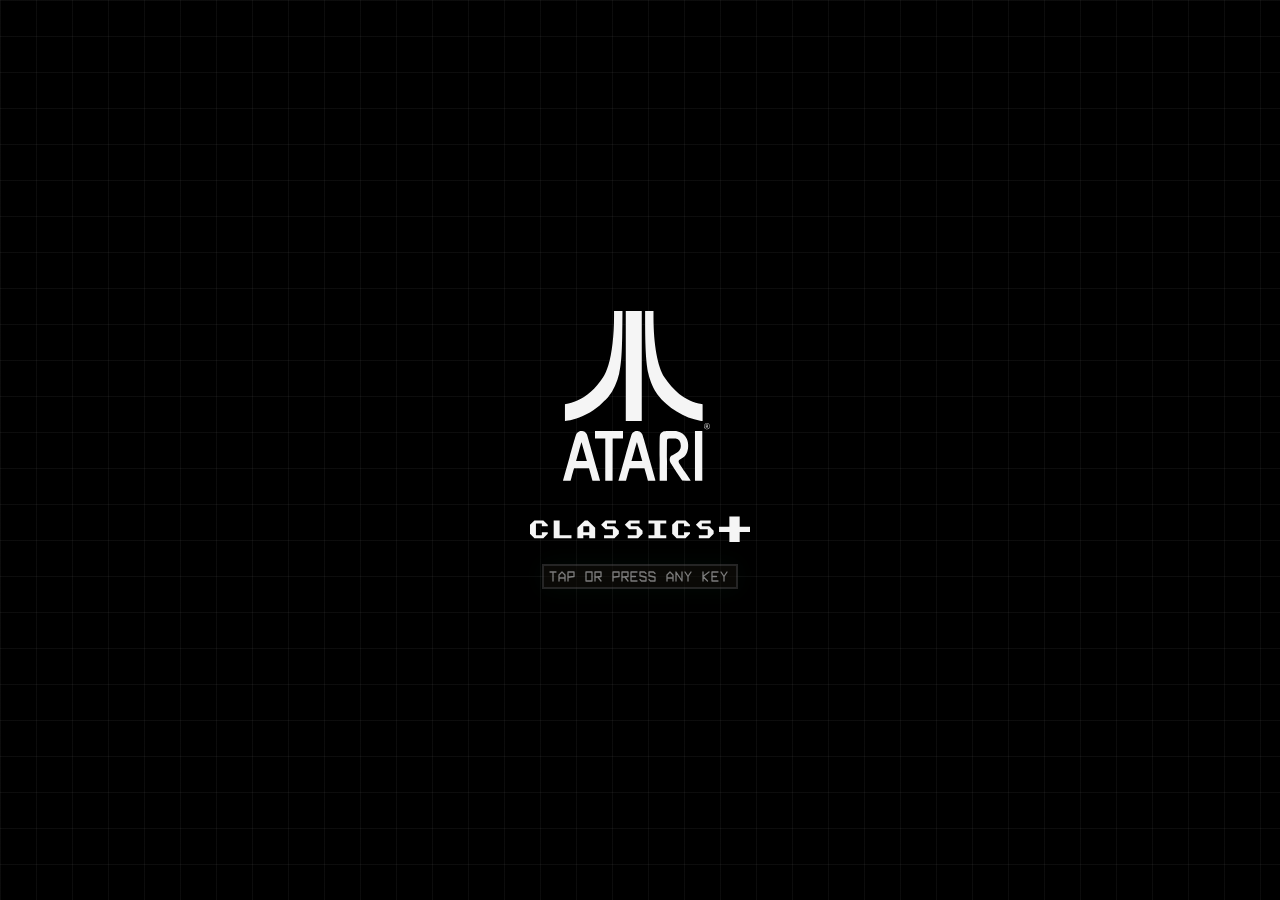
<file: originals/CP_breakout.html>
<!DOCTYPE html>
<html lang="en">
<head>
<meta charset="UTF-8">
<meta name="viewport" content="width=device-width, initial-scale=1, maximum-scale=1, user-scalable=no, viewport-fit=cover">
<title>BREAKOUT</title>
<style>
  :root {
    --bg: #14120c;
    --fg: #f5f5f5;
    --dim: #4a4a4a;
    --accent: #39ff88;
  }
  html, body {
    margin: 0;
    padding: 0;
    background: var(--bg);
    height: 100%;
    display: flex;
    align-items: center;
    justify-content: center;
    font-family: 'Courier New', Courier, monospace;
    overflow: hidden;
    overscroll-behavior: none;
  }
  #wrap {
    display: flex;
    flex-direction: column;
    align-items: center;
    gap: 8px;
    width: min(94vw, 420px);
    max-height: 100vh;
    box-sizing: border-box;
    padding: 8px 0;
  }
  #canvasHolder {
    position: relative;
    width: 100%;
    max-height: 84vh;
    display: flex;
    justify-content: center;
  }
  canvas {
    background: var(--bg);
    border: 2px solid var(--dim);
    box-shadow: 0 0 24px rgba(57,255,136,0.08);
    touch-action: none;
    cursor: none;
    width: 100%;
    height: auto;
    max-height: 84vh;
    aspect-ratio: 420 / 640;
    display: block;
  }
  #msg {
    color: var(--fg);
    font-size: clamp(10px, 2.8vw, 13px);
    opacity: 0.55;
    text-align: center;
    letter-spacing: 1px;
  }
  #vignette {
    position: absolute;
    inset: 0;
    pointer-events: none;
    background: radial-gradient(ellipse at center, rgba(0,0,0,0) 45%, rgba(0,0,0,0.75) 100%);
    transition: opacity 0.3s linear;
  }
  #hud {
    position: absolute;
    inset: 0;
    background: transparent;
    border: none;
    box-shadow: none;
    pointer-events: none;
  }
  #introScreen {
    position: fixed;
    inset: 0;
    z-index: 1000;
    background-color: #000;
    background-image:
      linear-gradient(rgba(245,245,245,0.05) 1px, transparent 1px),
      linear-gradient(90deg, rgba(245,245,245,0.05) 1px, transparent 1px);
    background-size: 36px 36px;
    display: flex;
    flex-direction: column;
    align-items: center;
    justify-content: center;
    gap: 22px;
    cursor: pointer;
    transition: opacity 0.5s ease;
  }
  #introScreen svg {
    width: clamp(140px, 42vw, 220px);
    height: auto;
    display: block;
  }
  #introHintCanvas {
    display: block;
    opacity: 0.5;
  }
</style>
</head>
<body>
<div id="introScreen">
  <svg viewBox="0 0 65.702026 69.048576" xmlns="http://www.w3.org/2000/svg">
    <g transform="translate(-88.264707,-124.80106)">
      <path fill="#f5f5f5" d="m 98.150911,175.37773 c 0.0161,-0.0666 0.87711,-3.13534 1.913439,-6.81936 1.47752,-5.25239 1.91772,-6.76223 2.03935,-6.9948 0.18769,-0.35887 0.53653,-0.69313 0.83109,-0.79632 0.29152,-0.10212 0.82051,-0.13368 1.16172,-0.0693 0.52041,0.0982 0.88114,0.38526 1.14519,0.91133 0.103,0.20521 0.58973,1.90719 3.26432,11.41456 l 0.68969,2.45163 -1.11691,0.0117 c -0.6143,0.006 -1.12499,0.003 -1.13486,-0.006 -0.01,-0.01 -0.25025,-0.85241 -0.53418,-1.87231 l -0.51623,-1.85436 -2.23336,-0.0114 -2.23336,-0.0114 -0.24844,0.88693 c -0.13663,0.4878 -0.37161,1.33018 -0.52217,1.87195 l -0.27374,0.98503 -1.130369,0.0117 -1.13037,0.0117 z m 7.102449,-5.86716 c -0.0453,-0.21645 -1.55763,-5.44996 -1.58194,-5.47427 -0.013,-0.013 -0.0311,-0.0155 -0.0402,-0.006 -0.009,0.0101 -0.36457,1.23969 -0.78992,2.73255 -0.42536,1.49288 -0.7837,2.74879 -0.79632,2.79092 -0.0216,0.072 0.075,0.0766 1.60531,0.0766 h 1.62825 z m 5.48662,-0.33929 v -6.32609 h -1.53227 -1.53227 v -1.09447 -1.09448 h 4.18091 4.18091 v 1.09392 1.09392 l -1.54322,0.0115 -1.54321,0.0115 -0.0111,6.31514 -0.0111,6.31514 h -1.09433 -1.09433 z m 3.94012,6.29236 c 0,-0.0194 0.85628,-3.07795 1.90284,-6.79683 1.41444,-5.02609 1.94268,-6.84222 2.05803,-7.07562 0.1864,-0.37716 0.53202,-0.71522 0.84235,-0.82394 0.29151,-0.10212 0.8205,-0.13368 1.16171,-0.0693 0.51978,0.0981 0.88119,0.38535 1.14427,0.90952 0.0632,0.12588 0.2806,0.8154 0.48316,1.53227 0.20256,0.71686 1.0603,3.7617 1.90609,6.76631 0.84578,3.00461 1.54887,5.49181 1.56241,5.52712 0.0212,0.0554 -0.13191,0.0642 -1.11747,0.0642 h -1.1421 l -0.0279,-0.11105 c -0.0153,-0.0611 -0.24919,-0.90328 -0.51969,-1.87156 l -0.49181,-1.76051 -2.2038,-0.0114 c -1.29652,-0.007 -2.22035,0.005 -2.244,0.0288 -0.0221,0.0221 -0.27038,0.8645 -0.55172,1.87197 l -0.51152,1.83177 -1.12543,0.0117 c -0.61899,0.006 -1.12544,-0.004 -1.12544,-0.0235 z m 7.12146,-5.95307 c -0.0507,-0.23967 -1.55285,-5.4455 -1.57872,-5.47137 -0.0146,-0.0146 -0.0336,-0.0184 -0.0422,-0.008 -0.009,0.01 -0.36423,1.23968 -0.79023,2.73255 -0.42598,1.49286 -0.78471,2.74878 -0.79716,2.79092 -0.0213,0.072 0.0755,0.0766 1.60561,0.0766 h 1.62825 z m 5.18125,-0.59102 c 5.7e-4,-7.10958 -0.006,-6.9028 0.23273,-7.37334 0.1327,-0.26187 0.44784,-0.56061 0.71697,-0.67966 0.38998,-0.17251 0.78179,-0.20717 2.36007,-0.20878 1.13347,-0.001 1.58406,0.0142 1.86834,0.0638 1.3008,0.22684 2.36449,1.0354 2.91793,2.21804 0.61232,1.30848 0.56384,3.26556 -0.11145,4.49818 -0.33466,0.61086 -0.74461,1.01649 -1.45098,1.43566 -0.57299,0.34003 -0.70429,0.43714 -0.80238,0.59342 -0.10796,0.17201 -0.0899,0.42137 0.0505,0.69646 0.051,0.10001 0.86048,1.33316 1.79879,2.74032 0.93831,1.40716 1.69973,2.56303 1.69205,2.56859 -0.008,0.006 -0.5853,0.001 -1.28358,-0.009 l -1.26959,-0.0196 -1.71366,-2.58875 c -0.94251,-1.42382 -1.75667,-2.67467 -1.80925,-2.77968 -0.32636,-0.65171 -0.24151,-1.52054 0.19046,-1.95048 0.12986,-0.12924 0.3318,-0.2461 0.72132,-0.41743 0.93756,-0.41235 1.44385,-0.77396 1.80857,-1.29173 0.29565,-0.41971 0.40631,-0.79266 0.40328,-1.35916 -0.006,-1.19058 -0.53134,-1.94261 -1.49937,-2.14779 -0.19654,-0.0417 -0.59126,-0.0618 -1.22202,-0.0623 -1.04417,-5.7e-4 -1.17252,0.0254 -1.32179,0.27023 -0.0875,0.14352 -0.0884,0.20377 -0.0885,6.26305 l -1.6e-4,6.11814 h -1.09448 -1.09448 l 5.7e-4,-6.57782 z m 10.55001,-0.84275 v -7.42056 h 1.09448 1.09448 v 7.42056 7.42057 h -1.09448 -1.09448 z m 3.21468,-8.02878 c -0.63804,-0.28978 -0.70191,-1.18152 -0.11352,-1.58469 0.12974,-0.0889 0.20675,-0.10549 0.48927,-0.10549 0.29487,0 0.35634,0.0145 0.50989,0.12099 0.4443,0.3079 0.52764,0.93252 0.17763,1.33116 -0.26844,0.30573 -0.70101,0.40257 -1.06327,0.23803 z m 0.59852,-0.0552 c 0.39237,-0.13309 0.58548,-0.42079 0.55601,-0.82834 -0.0394,-0.54536 -0.57629,-0.8819 -1.07463,-0.67368 -0.31592,0.132 -0.49271,0.4026 -0.49271,0.75415 0,0.35533 0.21402,0.6234 0.61291,0.76767 0.10993,0.0398 0.24216,0.0332 0.39842,-0.0198 z m -0.57354,-0.75945 v -0.54723 h 0.25431 c 0.3216,0 0.41989,0.0667 0.41989,0.28507 0,0.11905 -0.028,0.1867 -0.10229,0.24682 -0.0925,0.0749 -0.0959,0.09 -0.0359,0.15853 0.0664,0.0757 0.20825,0.33462 0.20825,0.37999 0,0.0132 -0.0294,0.0241 -0.0653,0.0241 -0.0359,0 -0.12644,-0.10835 -0.20118,-0.24078 -0.0903,-0.16002 -0.16386,-0.24079 -0.21927,-0.24079 -0.0719,0 -0.0834,0.0332 -0.0834,0.24079 0,0.21159 -0.0106,0.24078 -0.0876,0.24078 -0.0829,0 -0.0875,-0.0292 -0.0875,-0.54724 z m 0.45655,-0.0907 c 0.15376,-0.15375 0.0424,-0.36899 -0.191,-0.36899 -0.0793,0 -0.0904,0.0269 -0.0904,0.21889 0,0.20259 0.008,0.2189 0.10632,0.2189 0.0585,0 0.13727,-0.0309 0.17511,-0.0688 z M 98.700721,155.1445 v -2.49092 l 0.29551,-0.0502 c 0.92506,-0.15724 2.302759,-0.56957 3.237019,-0.96878 2.9739,-1.27077 5.61456,-3.61997 7.81705,-6.95428 0.59811,-0.90546 1.19701,-2.27502 1.63106,-3.72992 1.07647,-3.60821 1.68337,-8.84555 1.68493,-14.54043 l 4.5e-4,-1.60888 h 1.25488 1.25489 l -0.029,3.81973 c -0.0636,8.37432 -0.29192,11.88615 -0.96953,14.91204 -0.57113,2.55038 -1.70301,4.9927 -3.15763,6.81336 -0.48272,0.60419 -1.89158,2.01971 -2.55641,2.56847 -2.59295,2.14031 -5.46102,3.63964 -8.34906,4.36463 -0.6404,0.16076 -1.738319,0.35613 -2.001339,0.35613 h -0.11281 z m 18.168349,-13.92626 v -16.41715 h 2.38596 2.38596 v 16.41718 16.41718 h -2.38596 -2.38596 z m 22.19602,16.34527 c -4.57629,-0.69678 -9.82575,-3.89642 -12.67601,-7.72625 -1.20937,-1.62501 -2.25666,-4.0189 -2.77474,-6.34251 -0.6868,-3.08034 -0.96396,-7.68775 -0.96584,-16.056 l -5.7e-4,-2.63769 h 1.24771 1.24771 v 1.78462 c 0,8.1359 1.21445,14.84359 3.26522,18.03452 1.18712,1.84712 2.80938,3.66835 4.40712,4.94766 1.90651,1.52656 4.33834,2.62838 6.69816,3.03483 l 0.29551,0.0509 v 2.49092 2.49092 l -0.16417,-0.005 c -0.0903,-0.002 -0.35133,-0.0328 -0.58008,-0.0676 z"/>
      <path fill="#f5f5f5" d="m 93.572536,191.32601 -1.326956,1.32696 h -2.653913 l -1.326956,-1.32696 v -2.65391 l 1.326956,-1.32696 h 2.653913 l 1.326956,1.32696 v 0.44232 h -1.769275 v -0.88464 h -1.769275 v 3.53855 h 1.769275 v -0.88464 h 1.769275 z m 7.077104,1.32696 h -5.307829 v -5.30783 h 1.769275 v 4.42319 h 3.538554 z m 7.0771,0 h -1.76928 v -0.88464 h -1.76927 v 0.88464 h -1.76928 v -3.09623 l 2.21159,-2.2116 h 0.88464 l 2.2116,2.2116 z m -1.76928,-1.76928 v -1.76927 h -1.76927 v 1.76927 z m 8.84638,0.44232 -1.32696,1.32696 h -3.09623 v -0.88464 h 2.65391 v -1.76927 h -2.21159 l -1.32696,-1.32696 1.32696,-1.32696 h 3.09623 v 0.88464 h -2.65391 v 0.88464 h 2.21159 l 1.32696,1.32696 z m 7.0771,0 -1.32696,1.32696 h -3.09623 v -0.88464 h 2.65391 v -1.76927 h -2.21159 l -1.32696,-1.32696 1.32696,-1.32696 h 3.09623 v 0.88464 h -2.65391 v 0.88464 h 2.21159 l 1.32696,1.32696 z m 7.07709,1.32696 h -5.30782 v -0.88464 h 1.76927 v -3.53855 h -1.76927 v -0.88464 h 5.30782 v 0.88464 h -1.76927 v 3.53855 h 1.76927 z m 7.07711,-1.32696 -1.32696,1.32696 h -2.65391 l -1.32696,-1.32696 v -2.65391 l 1.32696,-1.32696 h 2.65391 l 1.32696,1.32696 v 0.44232 h -1.76928 v -0.88464 h -1.76927 v 3.53855 h 1.76927 v -0.88464 h 1.76928 z m 7.0771,0 -1.32696,1.32696 h -3.09623 v -0.88464 h 2.65391 v -1.76927 h -2.21159 l -1.32696,-1.32696 1.32696,-1.32696 h 3.09623 v 0.88464 h -2.65391 v 0.88464 h 2.21159 l 1.32696,1.32696 z" aria-label="CLASSICS"/>
      <path fill="#f5f5f5" d="m 153.96671,190.76919 h -3.08045 v 3.08045 h -3.08045 v -3.08045 h -3.08045 v -1.54023 h 3.08045 v -3.08045 h 3.08045 v 3.08045 h 3.08045 z" aria-label="+"/>
    </g>
  </svg>
  <canvas id="introHintCanvas"></canvas>
</div>
<div id="wrap">
  <div id="canvasHolder">
    <canvas id="game" width="420" height="640"></canvas>
    <div id="vignette"></div>
    <canvas id="hud" width="420" height="640"></canvas>
  </div>
  <div id="msg">drag to move — press 1-5 to test a level</div>
</div>

<script>
/**
 * Asteroids Vector Font — plain Canvas 2D, no dependencies.
 * The original 1979 Atari Asteroids arcade font, designed by Ed Logg.
 * Data preserved/reverse-engineered by Trammell Hudson: https://trmm.net/Asteroids_font/
 */
const VECTOR_FONT = {
  "0": [[0,0],[8,0],[8,12],[0,12],[0,0],[8,12],"FONT_LAST"],
  "1": [[4,0],[4,12],[3,10],"FONT_LAST"],
  "2": [[0,12],[8,12],[8,7],[0,5],[0,0],[8,0],"FONT_LAST"],
  "3": [[0,12],[8,12],[8,0],[0,0],"FONT_UP",[0,6],[8,6],"FONT_LAST"],
  "4": [[0,12],[0,6],[8,6],"FONT_UP",[8,12],[8,0],"FONT_LAST"],
  "5": [[0,0],[8,0],[8,6],[0,7],[0,12],[8,12],"FONT_LAST"],
  "6": [[0,12],[0,0],[8,0],[8,5],[0,7],"FONT_LAST"],
  "7": [[0,12],[8,12],[8,6],[4,0],"FONT_LAST"],
  "8": [[0,0],[8,0],[8,12],[0,12],[0,0],"FONT_UP",[0,6],[8,6],"FONT_LAST"],
  "9": [[8,0],[8,12],[0,12],[0,7],[8,5],"FONT_LAST"],
  "A": [[0,0],[0,8],[4,12],[8,8],[8,0],"FONT_UP",[0,4],[8,4],"FONT_LAST"],
  "B": [[0,0],[0,12],[4,12],[8,10],[4,6],[8,2],[4,0],[0,0],"FONT_LAST"],
  "C": [[8,0],[0,0],[0,12],[8,12],"FONT_LAST"],
  "D": [[0,0],[0,12],[4,12],[8,8],[8,4],[4,0],[0,0],"FONT_LAST"],
  "E": [[8,0],[0,0],[0,12],[8,12],"FONT_UP",[0,6],[6,6],"FONT_LAST"],
  "F": [[0,0],[0,12],[8,12],"FONT_UP",[0,6],[6,6],"FONT_LAST"],
  "G": [[6,6],[8,4],[8,0],[0,0],[0,12],[8,12],"FONT_LAST"],
  "H": [[0,0],[0,12],"FONT_UP",[0,6],[8,6],"FONT_UP",[8,12],[8,0],"FONT_LAST"],
  "I": [[0,0],[8,0],"FONT_UP",[4,0],[4,12],"FONT_UP",[0,12],[8,12],"FONT_LAST"],
  "J": [[0,4],[4,0],[8,0],[8,12],"FONT_LAST"],
  "K": [[0,0],[0,12],"FONT_UP",[8,12],[0,6],[6,0],"FONT_LAST"],
  "L": [[8,0],[0,0],[0,12],"FONT_LAST"],
  "M": [[0,0],[0,12],[4,8],[8,12],[8,0],"FONT_LAST"],
  "N": [[0,0],[0,12],[8,0],[8,12],"FONT_LAST"],
  "O": [[0,0],[0,12],[8,12],[8,0],[0,0],"FONT_LAST"],
  "P": [[0,0],[0,12],[8,12],[8,6],[0,5],"FONT_LAST"],
  "Q": [[0,0],[0,12],[8,12],[8,4],[0,0],"FONT_UP",[4,4],[8,0],"FONT_LAST"],
  "R": [[0,0],[0,12],[8,12],[8,6],[0,5],"FONT_UP",[4,5],[8,0],"FONT_LAST"],
  "S": [[0,2],[2,0],[8,0],[8,5],[0,7],[0,12],[6,12],[8,10],"FONT_LAST"],
  "T": [[0,12],[8,12],"FONT_UP",[4,12],[4,0],"FONT_LAST"],
  "U": [[0,12],[0,2],[4,0],[8,2],[8,12],"FONT_LAST"],
  "V": [[0,12],[4,0],[8,12],"FONT_LAST"],
  "W": [[0,12],[2,0],[4,4],[6,0],[8,12],"FONT_LAST"],
  "X": [[0,0],[8,12],"FONT_UP",[0,12],[8,0],"FONT_LAST"],
  "Y": [[0,12],[4,6],[8,12],"FONT_UP",[4,6],[4,0],"FONT_LAST"],
  "Z": [[0,12],[8,12],[0,0],[8,0],"FONT_UP",[2,6],[6,6],"FONT_LAST"],
  ".": [[3,0],[4,0],"FONT_LAST"],
  ",": [[2,0],[4,2],"FONT_LAST"],
  "-": [[2,6],[6,6],"FONT_LAST"],
  "+": [[1,6],[7,6],"FONT_UP",[4,9],[4,3],"FONT_LAST"],
  "!": [[4,0],[3,2],[5,2],[4,0],"FONT_UP",[4,4],[4,12],"FONT_LAST"],
  "#": [[0,4],[8,4],[6,2],[6,10],[8,8],[0,8],[2,10],[2,2],"FONT_LAST"],
  "^": [[2,6],[4,12],[6,6],"FONT_LAST"],
  "=": [[1,4],[7,4],"FONT_UP",[1,8],[7,8],"FONT_LAST"],
  "*": [[0,0],[4,12],[8,0],[0,8],[8,8],[0,0],"FONT_LAST"],
  "_": [[0,0],[8,0],"FONT_LAST"],
  "/": [[0,0],[8,12],"FONT_LAST"],
  "\\": [[0,12],[8,0],"FONT_LAST"],
  "@": [[8,4],[4,0],[0,4],[0,8],[4,12],[8,8],[4,4],[3,6],"FONT_LAST"],
  "$": [[6,2],[2,6],[6,10],"FONT_UP",[4,12],[4,0],"FONT_LAST"],
  "&": [[8,0],[4,12],[8,8],[0,4],[4,0],[8,4],"FONT_LAST"],
  "[": [[6,0],[2,0],[2,12],[6,12],"FONT_LAST"],
  "]": [[2,0],[6,0],[6,12],[2,12],"FONT_LAST"],
  "(": [[6,0],[2,4],[2,8],[6,12],"FONT_LAST"],
  ")": [[2,0],[6,4],[6,8],[2,12],"FONT_LAST"],
  "%": [[0,0],[8,12],"FONT_UP",[2,10],[2,8],"FONT_UP",[6,4],[6,2],"FONT_LAST"],
  "<": [[6,0],[2,6],[6,12],"FONT_LAST"],
  ">": [[2,0],[6,6],[2,12],"FONT_LAST"],
  "|": [[4,0],[4,5],"FONT_UP",[4,6],[4,12],"FONT_LAST"],
  ":": [[4,9],[4,7],"FONT_UP",[4,5],[4,3],"FONT_LAST"],
  ";": [[4,9],[4,7],"FONT_UP",[4,5],[1,2],"FONT_LAST"],
  "'": [[2,6],[6,10],"FONT_LAST"],
  "?": [[0,8],[4,12],[8,8],[4,4],"FONT_UP",[4,1],[4,0],"FONT_LAST"],
  " ": ["FONT_LAST"]
};

function drawVectorChar(ctx, ch, x, y, size) {
  const pts = VECTOR_FONT[ch];
  if (!pts) return;
  let penUp = true;
  ctx.beginPath();
  for (const pt of pts) {
    if (pt === 'FONT_LAST') break;
    if (pt === 'FONT_UP') { penUp = true; continue; }
    const sx = x + pt[0] * size;
    const sy = y - pt[1] * size; // font is y-up internally; canvas is y-down
    if (penUp) ctx.moveTo(sx, sy); else ctx.lineTo(sx, sy);
    penUp = false;
  }
  ctx.stroke();
}

function drawVectorText(ctx, str, x, y, size, opts) {
  opts = opts || {};
  const color = opts.color || '#fff';
  const align = opts.align || 'left';
  str = String(str).toUpperCase();
  const charWidth = 12 * size;
  const totalWidth = str.length * charWidth;
  let startX = x;
  if (align === 'center') startX = x - totalWidth / 2;
  else if (align === 'right') startX = x - totalWidth;

  ctx.save();
  ctx.strokeStyle = color;
  ctx.shadowColor = color;
  ctx.shadowBlur = opts.glow !== undefined ? opts.glow : 0;
  ctx.lineWidth = opts.lineWidth || 2;
  ctx.lineCap = 'round';
  ctx.lineJoin = 'round';
  for (let i = 0; i < str.length; i++) {
    drawVectorChar(ctx, str[i], startX + i * charWidth, y, size);
  }
  ctx.restore();
}
</script>
<script>
(function(){
  const canvas = document.getElementById('game');
  const ctx = canvas.getContext('2d');
  const W = canvas.width, H = canvas.height;
  const hudCanvas = document.getElementById('hud');
  const hudCtx = hudCanvas.getContext('2d');
  const vignetteEl = document.getElementById('vignette');

  const PADDLE_W = 70, PADDLE_H = 20;
  const BALL_SIZE = 14;
  const PLAYER_REST_Y = H - 60 - PADDLE_H;
  const STARTING_LIVES = 3;
  const BALL_BREAKTHROUGH_SPEED = 13; // a ball moving at least this fast punches through bricks instead of bouncing
  const BALL_BREAKTHROUGH_MAX = 2; // punches through at most this many bricks before the next one forces a bounce
  const POST_POINT_DELAY_MS = 500; // brief pause used by the level-test shortcut before auto-launching
  const AREA_COMPLETE_PAUSE_MS = 1300; // "AREA COMPLETE" shows for this long before the player can launch the next level

  let playerX = W/2 - PADDLE_W/2;
  let playerY = PLAYER_REST_Y;
  let score = 0;
  let lives = STARTING_LIVES;
  let level = 1;
  let comboMultiplier = 0; // 0 = no active combo; increments each brick broken while the previous combo window is still open
  let comboWindowEnd = 0;
  let prevPlayerX = playerX;
  let prevPlayerY = playerY;

  function makeBall(x, y){
    return { x, y, vx: 0, vy: 0, speed: 5.4, spin: 0, breakStreak: 0, powerColor: null, smoothedVX: 0, smoothedVY: 0 };
  }
  let balls = [makeBall(W/2, PLAYER_REST_Y - BALL_SIZE - 2)];

  // Dormant balls: three inert balls sitting just above the top row,
  // packed tightly together in the center. Any active ball that touches
  // one wakes it up into a full participant - it bounces off the
  // striking ball too, and flies away in whatever direction the impact
  // pushed it, so the outcome depends on how (and from where) it got hit.
  let dormantBalls = []; // { x, y, w, h }
  const DORMANT_BALL_COUNT = 3;
  const DORMANT_BALL_GAP = 2;
  const WAKE_MIN_VY_FRACTION = 0.55; // minimum |vertical component| of a wake-up direction, so it's never near-horizontal
  const WAKE_SPEED_FACTOR = 0.6; // a woken ball starts at this fraction of the striking ball's speed

  function spawnDormantBalls(){
    dormantBalls = [];
    const totalWidth = DORMANT_BALL_COUNT * BALL_SIZE + (DORMANT_BALL_COUNT - 1) * DORMANT_BALL_GAP;
    let x = W/2 - totalWidth/2;
    const y = BRICK_TOP - BALL_SIZE - 6;
    for (let i = 0; i < DORMANT_BALL_COUNT; i++) {
      dormantBalls.push({ x, y, w: BALL_SIZE, h: BALL_SIZE });
      x += BALL_SIZE + DORMANT_BALL_GAP;
    }
  }

  // Audio: minimalist, old-arcade-style synthesis via plain Web Audio -
  // no samples, just oscillators and gain envelopes. All the tunable
  // numbers live in SOUND below (rather than being hardcoded inside each
  // play function), tuned by ear in the sound-tweaking branch.
  let audioCtx = null;
  let masterGain = null;
  let pingDelay = null;
  let pingFeedback = null;
  let pingWetGain = null;
  let audioReady = false;

  const PING_SCALE = [220.00, 246.94, 261.63, 293.66, 329.63, 349.23, 392.00, 440.00]; // A3 -> A4, natural minor

  let SOUND = {
    masterGain: 0.6,
    ping: { waveform: 'sine', filterFreq: 1270, attackMs: 1, decayMs: 70, peakGain: 0.22 },
    echo: { enabled: true, delayMs: 200, feedback: 0.19, wet: 0.15 },
    tap: { startFreq: 245, endFreq: 85, durationMs: 55, peakGain: 0.09 },
    powerUp: { peakGain: 0.3, noteMs: 90, decayMs: 420 },
    catchSfx: { peakGain: 0.28, noteMs: 110, decayMs: 350 },
    thud: { peakGain: 0.16, decayMs: 100 },
    crack: { peakGain: 0.17, decayMs: 30 },
  };

  function initAudio(){
    if (audioReady) return;
    audioReady = true;
    const AC = window.AudioContext || window.webkitAudioContext;
    if (!AC) return;
    audioCtx = new AC();
    masterGain = audioCtx.createGain();
    masterGain.gain.value = SOUND.masterGain;
    masterGain.connect(audioCtx.destination);

    // Echo bus for the ping - a simple feedback delay line: each repeat
    // is quieter than the last (feedback < 1), fading out naturally.
    pingDelay = audioCtx.createDelay(1.0);
    pingDelay.delayTime.value = SOUND.echo.delayMs / 1000;
    pingFeedback = audioCtx.createGain();
    pingFeedback.gain.value = SOUND.echo.feedback;
    pingWetGain = audioCtx.createGain();
    pingWetGain.gain.value = SOUND.echo.enabled ? SOUND.echo.wet : 0;
    pingDelay.connect(pingFeedback);
    pingFeedback.connect(pingDelay);
    pingDelay.connect(pingWetGain);
    pingWetGain.connect(masterGain);
  }

  function resumeAudio(){
    if (audioCtx && audioCtx.state === 'suspended') audioCtx.resume();
  }

  function playThud(){
    if (!audioReady || !audioCtx) return;
    const now = audioCtx.currentTime;
    const s = SOUND.thud;
    const decay = s.decayMs / 1000;
    const osc = audioCtx.createOscillator();
    osc.type = 'sine';
    osc.frequency.setValueAtTime(110, now);
    osc.frequency.exponentialRampToValueAtTime(70, now + decay * 0.8);
    const gain = audioCtx.createGain();
    gain.gain.setValueAtTime(0.0001, now);
    gain.gain.linearRampToValueAtTime(s.peakGain, now + 0.005);
    gain.gain.exponentialRampToValueAtTime(0.0001, now + decay);
    osc.connect(gain);
    gain.connect(masterGain);
    osc.start(now);
    osc.stop(now + decay + 0.02);
  }

  function playCrack(){
    if (!audioReady || !audioCtx) return;
    const now = audioCtx.currentTime;
    const s = SOUND.crack;
    const decay = s.decayMs / 1000;
    const osc = audioCtx.createOscillator();
    osc.type = 'square';
    osc.frequency.setValueAtTime(420, now);
    osc.frequency.exponentialRampToValueAtTime(260, now + decay * 0.7);
    const gain = audioCtx.createGain();
    gain.gain.setValueAtTime(0.0001, now);
    gain.gain.linearRampToValueAtTime(s.peakGain, now + 0.004);
    gain.gain.exponentialRampToValueAtTime(0.0001, now + decay);
    osc.connect(gain);
    gain.connect(masterGain);
    osc.start(now);
    osc.stop(now + decay + 0.02);
  }

  function playPing(freq){
    if (!audioReady || !audioCtx) return;
    const now = audioCtx.currentTime;
    const s = SOUND.ping;
    const attack = s.attackMs / 1000;
    const decay = s.decayMs / 1000;
    const osc = audioCtx.createOscillator();
    osc.type = s.waveform;
    osc.frequency.value = freq;
    const filter = audioCtx.createBiquadFilter();
    filter.type = 'lowpass';
    filter.frequency.value = s.filterFreq;
    const gain = audioCtx.createGain();
    gain.gain.setValueAtTime(0.0001, now);
    gain.gain.linearRampToValueAtTime(s.peakGain, now + attack);
    gain.gain.exponentialRampToValueAtTime(0.0001, now + attack + decay);
    osc.connect(filter);
    filter.connect(gain);
    gain.connect(masterGain);
    if (pingDelay) gain.connect(pingDelay);
    osc.start(now);
    osc.stop(now + attack + decay + 0.02);
  }

  function playPulse(){
    if (!audioReady || !audioCtx) return;
    const now = audioCtx.currentTime;
    const dur = PULSE_DURATION_MS / 1000;
    const osc = audioCtx.createOscillator();
    osc.type = 'sawtooth';
    osc.frequency.setValueAtTime(80, now);
    osc.frequency.exponentialRampToValueAtTime(600, now + dur);
    const gain = audioCtx.createGain();
    gain.gain.setValueAtTime(0.0001, now);
    gain.gain.linearRampToValueAtTime(0.12, now + 0.05);
    gain.gain.exponentialRampToValueAtTime(0.0001, now + dur);
    osc.connect(gain);
    gain.connect(masterGain);
    osc.start(now);
    osc.stop(now + dur + 0.02);
  }

  function playCatch(){
    if (!audioReady || !audioCtx) return;
    const now = audioCtx.currentTime;
    const s = SOUND.catchSfx;
    const decay = s.decayMs / 1000;
    const noteGap = s.noteMs / 1000;
    const notes = [PING_SCALE[5], PING_SCALE[7]];
    notes.forEach((freq, i) => {
      const start = now + i * noteGap;
      const osc = audioCtx.createOscillator();
      osc.type = 'triangle';
      osc.frequency.value = freq;
      const gain = audioCtx.createGain();
      gain.gain.setValueAtTime(0.0001, start);
      gain.gain.linearRampToValueAtTime(s.peakGain, start + 0.006);
      gain.gain.exponentialRampToValueAtTime(0.0001, start + decay);
      osc.connect(gain);
      gain.connect(masterGain);
      osc.start(start);
      osc.stop(start + decay + 0.02);
    });
  }

  function playPowerUp(){
    if (!audioReady || !audioCtx) return;
    const now = audioCtx.currentTime;
    const s = SOUND.powerUp;
    const decay = s.decayMs / 1000;
    const noteGap = s.noteMs / 1000;
    const notes = [PING_SCALE[2], PING_SCALE[4], PING_SCALE[7]]; // quick ascending arpeggio
    notes.forEach((freq, i) => {
      const start = now + i * noteGap;
      const osc = audioCtx.createOscillator();
      osc.type = 'triangle';
      osc.frequency.value = freq;
      const gain = audioCtx.createGain();
      gain.gain.setValueAtTime(0.0001, start);
      gain.gain.linearRampToValueAtTime(s.peakGain, start + 0.008);
      gain.gain.exponentialRampToValueAtTime(0.0001, start + decay);
      osc.connect(gain);
      gain.connect(masterGain);
      osc.start(start);
      osc.stop(start + decay + 0.02);
    });
  }

  function playPaddleTap(intensity){
    if (!audioReady || !audioCtx) return;
    intensity = clamp(intensity || 0, 0, 1);
    const now = audioCtx.currentTime;
    const s = SOUND.tap;

    // blend from a quick arcade click (intensity 0) toward a long, deep
    // bass-drop thump (intensity 1) - lower start pitch, much lower end
    // pitch, longer duration, a bit more punch in the gain
    const startFreq = s.startFreq - intensity * 60;
    const endFreq = s.endFreq - intensity * 80;
    const duration = s.durationMs / 1000 + intensity * 0.4;
    const peakGain = s.peakGain + intensity * 0.12;

    const osc = audioCtx.createOscillator();
    osc.type = intensity > 0.5 ? 'triangle' : 'square'; // smooths out into a thump rather than a buzz once it's a real bass drop
    osc.frequency.setValueAtTime(startFreq, now);
    osc.frequency.exponentialRampToValueAtTime(Math.max(endFreq, 20), now + duration * 0.8);

    const gain = audioCtx.createGain();
    gain.gain.setValueAtTime(0.0001, now);
    gain.gain.linearRampToValueAtTime(peakGain, now + 0.004);
    gain.gain.exponentialRampToValueAtTime(0.0001, now + duration);

    osc.connect(gain);
    gain.connect(masterGain);
    osc.start(now);
    osc.stop(now + duration + 0.02);
  }

  // Brick wall layout constants. Bricks are ball-sized-plus and drawn as
  // flat, hard-edged rectangles - no gradients, matching the rest of
  // this CRT aesthetic. Wall content itself comes from LEVELS below.
  const BRICK_COLS = 8;
  const BRICK_H = 16;
  const BRICK_GAP = 3;
  const BRICK_ROW_GAP = 4;
  const BRICK_TOP = 70;
  const BRICK_SIDE_MARGIN = 20;
  const BRICK_W = (W - 2 * BRICK_SIDE_MARGIN - (BRICK_COLS - 1) * BRICK_GAP) / BRICK_COLS;

  // Sunrise background: as more of the current wall is broken, the sky
  // behind the field gradually warms from night through indigo, purple,
  // and orange, into a warm dawn glow. Resets back to night each time a
  // fresh wall is built (next level), so the "sunrise" plays out again.
  let breakableBrickCount = 1; // recomputed per level in buildBricks() - indestructible bricks and gaps don't count
  const BG_EASE = 0.015; // how gradually the color chases the target - keep this slow
  const BG_STOPS = [
    { t: 0.00, color: [20, 18, 12] },   // night
    { t: 0.30, color: [24, 26, 48] },   // deep indigo
    { t: 0.55, color: [64, 38, 74] },   // purple dawn
    { t: 1.00, color: [105, 160, 191] }, // light blue sky, full daylight (slightly muted)
  ];
  let bgProgress = 0; // eased 0..1, chases (bricks broken / total bricks)

  function bgColorAt(progress){
    progress = clamp(progress, 0, 1);
    for (let i = 0; i < BG_STOPS.length - 1; i++) {
      const a = BG_STOPS[i], b = BG_STOPS[i+1];
      if (progress >= a.t && progress <= b.t) {
        const localT = (progress - a.t) / (b.t - a.t);
        const r = Math.round(a.color[0] + (b.color[0] - a.color[0]) * localT);
        const g = Math.round(a.color[1] + (b.color[1] - a.color[1]) * localT);
        const bch = Math.round(a.color[2] + (b.color[2] - a.color[2]) * localT);
        return `rgb(${r},${g},${bch})`;
      }
    }
    const last = BG_STOPS[BG_STOPS.length - 1].color;
    return `rgb(${last[0]},${last[1]},${last[2]})`;
  }

  function updateBgProgress(){
    const brokenCount = bricks.filter(b => b.hit).length;
    const target = brokenCount / breakableBrickCount;
    bgProgress += (target - bgProgress) * BG_EASE;
  }

  // Poem reveal: one line surfaces at a time as the wall comes down,
  // spaced evenly across the whole level rather than tied to any single
  // brick. Each line fades in, holds long enough to read, fades out,
  // then waits in silence until enough of the wall is gone to earn the
  // next one. Resets to the start of the poem on every fresh level.
  const POEMS = [
    [ // level 1
      "of course it hurts to leave the shell.",
      "why else would the seed wait so long?",
      "why else would the root hold its breath",
      "before it dares to reach?",
      "the shell was never a prison-",
      "it was the shape of not-yet.",
      "growth is only rupture with a kinder name.",
      "what breaks you open was built to."
    ],
    [ // level 2
      "now the air finds what the shell forgot to hide.",
      "this is what unshelled feels like-",
      "wind where there used to be wall.",
      "you did not know your own shape until it moved.",
      "freedom is not the absence of walls.",
      "it is what walks through the gap they left.",
      "nothing out here promises safety.",
      "only room to find out."
    ]
  ];
  const POEM_FADE_IN_MS = 2600;
  const POEM_HOLD_MS = 2800;
  const POEM_FADE_OUT_MS = 2600;
  const POEM_GAP_MS = 900; // silent beat after a line fades, before the next can begin
  const POEM_MAX_ALPHA = 0.6;
  const POEM_FONT_SIZE = 0.8;
  const POEM_MAX_WIDTH = W - 2 * BRICK_SIDE_MARGIN; // same width as the brick wall itself
  const POEM_LINE_HEIGHT = 24; // px between wrapped rows at this font size
  const POEM_Y = H/2 - 30;

  // Greedy word-wrap: the vector font is monospaced, so width is just
  // character count * per-character width. Splits a line into as many
  // rows as needed to stay within the wall's width - normally one, two
  // for a long line, rarely more.
  function wrapPoemLine(text, size){
    const charWidth = 12 * size;
    const maxChars = Math.max(1, Math.floor(POEM_MAX_WIDTH / charWidth));
    const words = text.split(' ');
    const rows = [];
    let current = '';
    for (const w of words) {
      const candidate = current ? current + ' ' + w : w;
      if (candidate.length <= maxChars || !current) {
        current = candidate;
      } else {
        rows.push(current);
        current = w;
      }
    }
    if (current) rows.push(current);
    return rows;
  }

  let currentPoemLines = POEMS[0];
  let poemLineIndex = -1; // index of the line currently showing (or last shown)
  let poemState = 'idle'; // 'idle' | 'in' | 'hold' | 'out' | 'wait'
  let poemStateStart = 0;

  function updatePoem(now){
    if (poemState === 'idle') {
      const nextIndex = poemLineIndex + 1;
      if (nextIndex < currentPoemLines.length) {
        const brokenCount = bricks.filter(b => b.hit).length;
        const progress = brokenCount / breakableBrickCount;
        const requiredProgress = nextIndex / currentPoemLines.length;
        if (progress >= requiredProgress) {
          poemLineIndex = nextIndex;
          poemState = 'in';
          poemStateStart = now;
        }
      }
      return;
    }
    const elapsed = now - poemStateStart;
    if (poemState === 'in' && elapsed >= POEM_FADE_IN_MS) { poemState = 'hold'; poemStateStart = now; }
    else if (poemState === 'hold' && elapsed >= POEM_HOLD_MS) { poemState = 'out'; poemStateStart = now; }
    else if (poemState === 'out' && elapsed >= POEM_FADE_OUT_MS) { poemState = 'wait'; poemStateStart = now; }
    else if (poemState === 'wait' && elapsed >= POEM_GAP_MS) { poemState = 'idle'; poemStateStart = now; }
  }

  function poemAlpha(now){
    if (poemState === 'idle' || poemLineIndex < 0) return 0;
    const elapsed = now - poemStateStart;
    if (poemState === 'in') return clamp(elapsed / POEM_FADE_IN_MS, 0, 1) * POEM_MAX_ALPHA;
    if (poemState === 'hold') return POEM_MAX_ALPHA;
    if (poemState === 'out') return clamp(1 - elapsed / POEM_FADE_OUT_MS, 0, 1) * POEM_MAX_ALPHA;
    return 0; // 'wait'
  }

  function resetPoem(){
    currentPoemLines = POEMS[Math.min(level - 1, POEMS.length - 1)];
    poemLineIndex = -1;
    poemState = 'idle';
    poemStateStart = 0;
  }

  function drawPoem(now){
    const alpha = poemAlpha(now);
    if (alpha <= 0) return;
    const rows = wrapPoemLine(currentPoemLines[poemLineIndex], POEM_FONT_SIZE);
    const centerOffset = ((rows.length - 1) / 2) * POEM_LINE_HEIGHT;
    hudCtx.globalAlpha = alpha;
    for (let i = 0; i < rows.length; i++) {
      const y = POEM_Y - centerOffset + i * POEM_LINE_HEIGHT;
      drawVectorText(hudCtx, rows[i], W/2, y, POEM_FONT_SIZE, {
        color: '#f5f5f5', align: 'center', glow: 0.6, lineWidth: 0.75
      });
    }
    hudCtx.globalAlpha = 1;
  }

  let bricks = []; // { x, y, w, h, color, points, row, col, hit, special, type, hp?, maxHp? }
  let colorOrb = null; // { x, y, w, h, color, spawnTime } - dropped by a special brick, sits center-screen until collected
  let fallingBricksCaught = 0;
  let pulse = null; // { startTime, targets: [brick|null, ...] } - column-pulse reward, set up below

  // Custom test levels, painted in the companion level editor. Grid text
  // format: one row per line, one character per brick -
  // '.' empty, R/O/G/Y a color brick, H a hard (2-hit) brick, X an
  // indestructible brick. Cycles through these as levels advance; press
  // 1-4 any time to jump straight to one for testing.
  const HARD_COLOR = '#7b4fb0';
  const HARD_CRACK_COLOR = '#e85fa0';
  const HARD_POINTS = 5;
  const INDESTRUCTIBLE_COLOR = '#3a3a3a';
  const COLOR_INFO = {
    R: { color: '#e6483f', points: 7 },
    O: { color: '#e69a3f', points: 5 },
    G: { color: '#57cf6b', points: 3 },
    Y: { color: '#e8d94a', points: 1 },
  };

  const LEVELS = [
`RGRGGRGR
GRRRRRRG
GYROORYG
RYR..RYR
ORR..RRO
ORROORRO
YRORRORY
YGOGGOGY`,
`.OOOOOO.
OOYYYYOO
OHXHHXHO
OHXHHXHO
OHXYYXHO
OHO..OHO
ROOYYOOR
.RRRRRR.`,
`RRRRRRRR
GGYGGYGG
GYHYYHYG
GYHYYHYG
OOYOOYOO
OOYOOYOO
HH.HH.HH
........`,
`GGGGGGGG
RRRRRRRR
RXOOOOXR
RXOXXOXR
RXOOOOXR
RRRRRRRR
GGGGGGGG
YYYYYYYY`,
`........
...RR...
...OO...
.X.GG.X.
...YY...
........
...XX...
........`,
  ];

  function buildBricks(){
    bricks = [];
    const raw = LEVELS[(level - 1) % LEVELS.length];
    const rowsText = raw.split('\n');
    for (let r = 0; r < rowsText.length; r++) {
      const y = BRICK_TOP + r * (BRICK_H + BRICK_ROW_GAP);
      const chars = rowsText[r];
      for (let c = 0; c < chars.length; c++) {
        const ch = chars[c];
        if (ch === '.') continue;
        const x = BRICK_SIDE_MARGIN + c * (BRICK_W + BRICK_GAP);
        if (ch === 'H') {
          bricks.push({ x, y, w: BRICK_W, h: BRICK_H, color: HARD_COLOR, points: HARD_POINTS, row: r, col: c, hit: false, special: false, type: 'hard', hp: 2, maxHp: 2 });
        } else if (ch === 'X') {
          bricks.push({ x, y, w: BRICK_W, h: BRICK_H, color: INDESTRUCTIBLE_COLOR, points: 0, row: r, col: c, hit: false, special: false, type: 'indestructible' });
        } else if (COLOR_INFO[ch]) {
          const info = COLOR_INFO[ch];
          bricks.push({ x, y, w: BRICK_W, h: BRICK_H, color: info.color, points: info.points, row: r, col: c, hit: false, special: false, type: 'color' });
        }
      }
    }
    // One special brick per distinct color present, so every color in
    // the level has a matching orb available somewhere in the wall.
    const byColor = new Map();
    for (const b of bricks) {
      if (b.type !== 'color') continue;
      if (!byColor.has(b.color)) byColor.set(b.color, []);
      byColor.get(b.color).push(b);
    }
    for (const group of byColor.values()) {
      const pick = group[Math.floor(Math.random() * group.length)];
      pick.special = true;
    }
    breakableBrickCount = Math.max(1, bricks.filter(b => b.type !== 'indestructible').length);
    spawnDormantBalls();
    fallingBricksCaught = 0;
    pulse = null;
  }
  buildBricks();

  // Particle burst: hard-edged pixel squares that fly outward when a
  // brick breaks - no blur, no gradients, just flat little chips, tinted
  // to match the brick they came from. No gravity; they drift freely and
  // linger, but get caught in a vortex whenever the ball passes near
  // them, swirling around it before drifting free again.
  const PARTICLE_COUNT = 44;
  const PARTICLE_SIZE = 2;
  const PARTICLE_JITTER = 0.6; // tiny random nudge on spawn - crumbling, not exploding
  const PARTICLE_LIFETIME_MS = 9000; // safety cap - real removal happens once off-screen
  const COMBO_WINDOW_MS = 1000; // bricks must break within 1s of each other to keep the chain going
  const PARTICLE_FRICTION = 0.90; // damps the spawn jitter almost immediately
  const PARTICLE_MIN_DRIFT_SPEED = 0.15; // floor so they never fully stop, just creep onward
  const PARTICLE_VORTEX_RADIUS = 45; // ball must be quite close to catch a particle
  const PARTICLE_VORTEX_STRENGTH = 0.9; // swirl acceleration at closest approach
  const PARTICLE_VORTEX_MIN_DIST = 10; // avoids a singularity right at the ball's center
  const PARTICLE_PADDLE_PUSH_RADIUS = 40; // paddle shoves particles within this distance of its rect
  const PARTICLE_PADDLE_PUSH_STRENGTH = 1.1; // push acceleration at closest approach
  const PARTICLE_PADDLE_REPEL_STRENGTH = 3.5; // stronger kick for particles that land inside the paddle
  const PARTICLE_PADDLE_DRAG = 0.35; // fraction of the paddle's own sideways speed carried into pushed particles
  const PARTICLE_GRAVITY = 0.05; // gentle downward pull - a slow, snowflake-like drift down
  const PARTICLE_WEIGHT_MIN = 0.5, PARTICLE_WEIGHT_MAX = 2.2; // random per-particle mass multiplier on gravity
  const PARTICLE_SWAY_AMP_MIN = 0.3, PARTICLE_SWAY_AMP_MAX = 0.7; // side-to-side sway amplitude
  const PARTICLE_SWAY_SPEED_MIN = 0.0015, PARTICLE_SWAY_SPEED_MAX = 0.0035; // sway cycles per ms

  let particles = []; // { x, y, vx, vy, startTime, color, weight, swayPhase, swayAmp, swaySpeed }

  function spawnBurst(bx, by, bw, bh, color){
    const now = performance.now();
    for (let i = 0; i < PARTICLE_COUNT; i++) {
      const weight = PARTICLE_WEIGHT_MIN + Math.random() * (PARTICLE_WEIGHT_MAX - PARTICLE_WEIGHT_MIN);
      particles.push({
        x: bx + Math.random() * bw,
        y: by + Math.random() * bh,
        vx: (Math.random() - 0.5) * PARTICLE_JITTER,
        vy: (Math.random() - 0.5) * PARTICLE_JITTER,
        startTime: now,
        color: color,
        weight: weight,
        // heavier particles sway less, lighter ones drift more - keeps
        // the spread believable rather than random for its own sake
        swayPhase: Math.random() * Math.PI * 2,
        swayAmp: (PARTICLE_SWAY_AMP_MIN + Math.random() * (PARTICLE_SWAY_AMP_MAX - PARTICLE_SWAY_AMP_MIN)) / weight,
        swaySpeed: PARTICLE_SWAY_SPEED_MIN + Math.random() * (PARTICLE_SWAY_SPEED_MAX - PARTICLE_SWAY_SPEED_MIN)
      });
    }
  }

  function updateParticles(now){
    particles = particles.filter(p => now - p.startTime < PARTICLE_LIFETIME_MS && p.y < H + PARTICLE_SIZE * 2);

    const paddleVX = clamp(playerX - prevPlayerX, -MAX_PADDLE_VX_FOR_SPIN, MAX_PADDLE_VX_FOR_SPIN);

    for (const p of particles) {
      // pulled toward whichever active ball is nearest
      let ballCenterX = null, ballCenterY = null, nearestDist = Infinity;
      for (const b of balls) {
        const cx = b.x + BALL_SIZE/2, cy = b.y + BALL_SIZE/2;
        const d = (cx - p.x) * (cx - p.x) + (cy - p.y) * (cy - p.y);
        if (d < nearestDist) { nearestDist = d; ballCenterX = cx; ballCenterY = cy; }
      }

      if (ballCenterX !== null) {
        const dx = ballCenterX - p.x;
        const dy = ballCenterY - p.y;
        const dist = Math.max(PARTICLE_VORTEX_MIN_DIST, Math.sqrt(dx*dx + dy*dy));

        if (dist < PARTICLE_VORTEX_RADIUS) {
          const nx = dx / dist, ny = dy / dist;
          const tx = -ny, ty = nx; // perpendicular to the ball direction: the swirl
          const strength = PARTICLE_VORTEX_STRENGTH * (1 - dist / PARTICLE_VORTEX_RADIUS);
          p.vx += (tx + nx * 0.25) * strength;
          p.vy += (ty + ny * 0.25) * strength;
        }
      }

      // paddle repel: particles are pushed firmly away from the paddle's
      // rectangle. One that's merely close gets a radial push scaled by
      // proximity; one that actually lands inside the paddle (which the
      // proximity math alone can't push, since its direction collapses
      // to zero right at the surface) gets hard-ejected outward from
      // the paddle's center instead. Either way some of the paddle's
      // own sideways motion carries into the push.
      const paddleCenterX = playerX + PADDLE_W/2;
      const paddleCenterY = playerY + PADDLE_H/2;
      const inside = (p.x > playerX && p.x < playerX + PADDLE_W && p.y > playerY && p.y < playerY + PADDLE_H);
      let pdx, pdy, pdist;
      if (inside) {
        pdx = p.x - paddleCenterX;
        pdy = p.y - paddleCenterY;
        pdist = Math.sqrt(pdx*pdx + pdy*pdy) || 0.001;
      } else {
        const closestX = clamp(p.x, playerX, playerX + PADDLE_W);
        const closestY = clamp(p.y, playerY, playerY + PADDLE_H);
        pdx = p.x - closestX;
        pdy = p.y - closestY;
        pdist = Math.max(PARTICLE_VORTEX_MIN_DIST, Math.sqrt(pdx*pdx + pdy*pdy));
      }
      if (inside || pdist < PARTICLE_PADDLE_PUSH_RADIUS) {
        const pnx = pdx / pdist, pny = pdy / pdist;
        const closeness = inside ? 1 : 1 - pdist / PARTICLE_PADDLE_PUSH_RADIUS;
        const strength = inside ? PARTICLE_PADDLE_REPEL_STRENGTH : PARTICLE_PADDLE_PUSH_STRENGTH * closeness;
        p.vx += pnx * strength + paddleVX * PARTICLE_PADDLE_DRAG * closeness;
        p.vy += pny * strength;
        if (inside) {
          p.x = paddleCenterX + pnx * (PADDLE_W/2 + 2);
          p.y = paddleCenterY + pny * (PADDLE_H/2 + 2);
        }
      }

      p.vx *= PARTICLE_FRICTION;
      p.vy *= PARTICLE_FRICTION;
      p.vy += PARTICLE_GRAVITY * p.weight;

      // never quite let them stop - a slow residual drift continues
      // outward in whatever direction they were already heading.
      const speed = Math.sqrt(p.vx*p.vx + p.vy*p.vy);
      if (speed > 0.0001 && speed < PARTICLE_MIN_DRIFT_SPEED) {
        const scale = PARTICLE_MIN_DRIFT_SPEED / speed;
        p.vx *= scale;
        p.vy *= scale;
      }

      p.x += p.vx;
      p.y += p.vy;
      p.x += Math.sin(now * p.swaySpeed + p.swayPhase) * p.swayAmp;
    }
  }

  const PARTICLE_BASE_ALPHA = 0.55;

  function drawParticles(now){
    for (const p of particles) {
      const t = (now - p.startTime) / PARTICLE_LIFETIME_MS;
      // hold full brightness through the fall; only fade in the last
      // stretch near the bottom edge, or if the time cap is ever reached
      const fallFade = Math.min(1, (H + PARTICLE_SIZE * 2 - p.y) / 40);
      const timeFade = t < 0.85 ? 1 : Math.max(0, 1 - (t - 0.85) / 0.15);
      const alpha = Math.min(fallFade, timeFade) * PARTICLE_BASE_ALPHA;
      ctx.globalAlpha = alpha;
      ctx.fillStyle = p.color;
      ctx.fillRect(p.x - PARTICLE_SIZE/2, p.y - PARTICLE_SIZE/2, PARTICLE_SIZE, PARTICLE_SIZE);
    }
    ctx.globalAlpha = 1;
  }


  // Spin: dragging the paddle sideways as it hits the ball bends the
  // ball's onward path. A slice of the paddle's own horizontal motion
  // is nudged straight into the ball's velocity on impact, and a portion
  // carries on afterward as ongoing curvature that fades over time.
  const SPIN_IMPACT_FACTOR = 0.4; // paddle velocity -> immediate vx kick
  const SPIN_CARRY_FACTOR = 0.6;  // paddle velocity -> lingering curve
  const SPIN_ACCEL = 0.06;        // how strongly lingering spin bends vx per frame
  const SPIN_DECAY = 0.97;        // spin fades out over time
  const MAX_PADDLE_VX_FOR_SPIN = 20; // clamp on input so a huge mouse jump can't break physics
  const PADDLE_HITBOX_PAD_PER_VX = 1.4; // extra collision width (each side) per unit of paddle speed
  const PADDLE_HITBOX_MAX_PAD = 26; // cap on that extra width, so it stays generous rather than absurd
  const MAX_SPIN = 6;
  const MAX_BALL_VX = 20;

  function clamp(v, min, max){ return Math.max(min, Math.min(max, v)); }

  function isBallHard(b){
    return b.speed >= BALL_BREAKTHROUGH_SPEED;
  }

  // Ball trail: while the ball is "hard" (at breakthrough speed), it
  // sheds a short-lived trail of small, hard-edged pixels
  // behind it, tinted to match the ball's own current color (white
  // normally, or its charge color if it's carrying one) - a distinct
  // effect from the brick-crumble particles, with no gravity or drift,
  // just a quick fade.
  const BALL_DEFAULT_COLOR = '#f5f5f5';
  const BALL_TRAIL_SIZE = 3;
  const BALL_TRAIL_LIFETIME_MS = 220;
  const BALL_TRAIL_SPAWN_PER_FRAME = 3;

  let ballTrail = []; // { x, y, startTime, color }

  function spawnBallTrail(b){
    const now = performance.now();
    const color = b.powerColor || BALL_DEFAULT_COLOR;
    for (let i = 0; i < BALL_TRAIL_SPAWN_PER_FRAME; i++) {
      ballTrail.push({
        x: b.x + BALL_SIZE/2 + (Math.random() - 0.5) * BALL_SIZE * 0.7,
        y: b.y + BALL_SIZE/2 + (Math.random() - 0.5) * BALL_SIZE * 0.7,
        startTime: now,
        color: color
      });
    }
  }

  function updateBallTrail(now){
    ballTrail = ballTrail.filter(p => now - p.startTime < BALL_TRAIL_LIFETIME_MS);
  }

  function drawBallTrail(now){
    for (const p of ballTrail) {
      const t = (now - p.startTime) / BALL_TRAIL_LIFETIME_MS;
      ctx.globalAlpha = Math.max(0, 1 - t);
      ctx.fillStyle = p.color;
      ctx.fillRect(p.x - BALL_TRAIL_SIZE/2, p.y - BALL_TRAIL_SIZE/2, BALL_TRAIL_SIZE, BALL_TRAIL_SIZE);
    }
    ctx.globalAlpha = 1;
  }

  // Ghost trail: a handful of hard-edged, semi-transparent copies placed
  // behind the ball/paddle at a distance proportional to its current
  // velocity - like a phosphor remnant on an old CRT rather than a blur.
  const GHOST_COUNT = 5;
  const GHOST_STEP = 1.3; // spacing multiplier per ghost, scales with speed
  const GHOST_ALPHAS = [0.32, 0.23, 0.15, 0.09, 0.05];
  const GHOST_MIN_SPEED = 0.4; // below this, no ghosts (treat as stationary)
  const GHOST_VELOCITY_SMOOTHING = 0.85; // higher = ghosts linger longer after motion stops

  let smoothedPlayerVX = 0, smoothedPlayerVY = 0;

  function drawGhosts(x, y, w, h, vx, vy){
    if (Math.abs(vx) < GHOST_MIN_SPEED && Math.abs(vy) < GHOST_MIN_SPEED) return;
    for (let i = 0; i < GHOST_COUNT; i++) {
      const dist = (i + 1) * GHOST_STEP;
      ctx.globalAlpha = GHOST_ALPHAS[i];
      ctx.fillRect(x - vx * dist, y - vy * dist, w, h);
    }
    ctx.globalAlpha = 1;
  }

  let running = false;
  let gameOver = false;
  let hasServedOnce = false; // so the "BREAKOUT" title only shows before the very first serve
  let levelMessageUntil = 0;

  function ballsRemainingOnWall(){
    return bricks.some(b => !b.hit && b.type !== 'indestructible');
  }

  function resetBall(){
    const b = makeBall(playerX + PADDLE_W/2 - BALL_SIZE/2, playerY - BALL_SIZE - 2);
    b.speed = Math.min(5.4 + (level - 1) * 0.6, 11);
    balls = [b];
    colorOrb = null;
    fallingBricks = [];
  }

  function launchBall(){
    const b = balls[0];
    const angle = (Math.random() * 0.7 - 0.35); // radians, slight variance from straight up
    b.vx = Math.sin(angle) * b.speed;
    b.vy = -Math.cos(angle) * b.speed;
    running = true;
    hasServedOnce = true;
  }

  function startRound(){
    if (performance.now() < levelMessageUntil) return; // still showing "AREA COMPLETE"
    resetBall();
    launchBall();
  }

  const BALL_FADE_OUT_MS = 700; // how long cleared-level balls linger and fade before disappearing
  let fadingBalls = []; // { x, y, color, startTime } - snapshotted at the moment a level clears

  function nextLevel(){
    const now = performance.now();
    fadingBalls = balls.map(b => ({ x: b.x, y: b.y, color: b.powerColor || BALL_DEFAULT_COLOR, startTime: now }));
    level++;
    buildBricks();
    particles = [];
    resetPoem();
    running = false;
    levelMessageUntil = now + AREA_COMPLETE_PAUSE_MS;
    resetBall();
  }

  // Testing shortcut: jump straight to a specific level (1-based) by
  // pressing its number key, bypassing the normal clear-the-wall
  // progression. Handy for trying out levels painted in the editor.
  function jumpToLevel(n){
    level = n;
    gameOver = false;
    colorOrb = null;
    buildBricks();
    particles = [];
    resetPoem();
    running = false;
    levelMessageUntil = performance.now() + POST_POINT_DELAY_MS;
    resetBall();
    hasServedOnce = true;
    setTimeout(() => { if (!gameOver) launchBall(); }, POST_POINT_DELAY_MS);
  }

  // Input: mouse / touch (horizontal movement)
  function movePlayerTo(clientX){
    const rect = canvas.getBoundingClientRect();
    const scale = W / rect.width;
    let x = (clientX - rect.left) * scale - PADDLE_W/2;
    x = Math.max(0, Math.min(W - PADDLE_W, x));
    playerX = x;
  }
  canvas.addEventListener('mousemove', (e) => {
    movePlayerTo(e.clientX);
  });
  canvas.addEventListener('touchmove', (e) => {
    e.preventDefault();
    movePlayerTo(e.touches[0].clientX);
  }, { passive: false });

  // Input: keyboard
  const keys = {};
  window.addEventListener('keydown', (e) => {
    keys[e.key] = true;
    if (['ArrowLeft','ArrowRight',' '].includes(e.key)) e.preventDefault();
    initAudio();
    resumeAudio();
    if (e.key === ' ' && !running && !gameOver) startRound();
    if (e.key === ' ' && gameOver) resetGame();
    const digit = parseInt(e.key, 10);
    if (!e.repeat && digit >= 1 && digit <= LEVELS.length) jumpToLevel(digit);
  });
  window.addEventListener('keyup', (e) => { keys[e.key] = false; });

  document.addEventListener('visibilitychange', () => {
    if (!audioCtx) return;
    if (document.hidden) {
      audioCtx.suspend();
    } else if (!gameOver) {
      audioCtx.resume();
    }
  });
  canvas.addEventListener('click', () => {
    initAudio();
    resumeAudio();
    if (!running && !gameOver) startRound();
    if (gameOver) resetGame();
  });

  function resetGame(){
    score = 0;
    lives = STARTING_LIVES;
    level = 1;
    hasServedOnce = false;
    comboMultiplier = 0;
    comboWindowEnd = 0;
    gameOver = false;
    playerX = W/2 - PADDLE_W/2;
    prevPlayerX = playerX;
    playerY = PLAYER_REST_Y;
    prevPlayerY = playerY;
    particles = [];
    fadingBalls = [];
    bgProgress = 0;
    resetPoem();
    buildBricks();
    resetBall();
    running = false;
  }

  function updateKeyboardPaddle(){
    const kbSpeed = 7;
    if (keys['ArrowLeft']) playerX -= kbSpeed;
    if (keys['ArrowRight']) playerX += kbSpeed;
    playerX = Math.max(0, Math.min(W - PADDLE_W, playerX));
  }

  function rectsOverlap(ax,ay,aw,ah,bx,by,bw,bh){
    return ax < bx+bw && ax+aw > bx && ay < by+bh && ay+ah > by;
  }

  function registerBrickHit(b, forceFall){
    b.hit = true;
    const now = performance.now();
    comboMultiplier = (now <= comboWindowEnd) ? comboMultiplier + 1 : 1;
    comboWindowEnd = now + COMBO_WINDOW_MS;
    score += b.points * comboMultiplier;
    spawnBurst(b.x, b.y, b.w, b.h, b.color);
    playPing(PING_SCALE[Math.floor(Math.random() * PING_SCALE.length)]);
    if (b.special) spawnColorOrb(b.color);
    if (forceFall || Math.random() < FALLING_BRICK_CHANCE) spawnFallingBrick(b);
  }

  // Falling bricks: any broken brick has a small chance to drop as a
  // catchable bonus instead of just shattering - a simple falling
  // rectangle the same size and color as the brick it came from. Catch
  // it with the paddle for bonus points equal to its value; miss it and
  // it just falls away, no penalty.
  const FALLING_BRICK_CHANCE = 0.10;
  const FALLING_BRICK_SPEED = 2.2; // px per frame

  let fallingBricks = []; // { x, y, w, h, color, points }

  function spawnFallingBrick(b){
    fallingBricks.push({ x: b.x, y: b.y, w: b.w, h: b.h, color: b.color, points: b.points });
  }

  function updateFallingBricks(){
    for (let i = fallingBricks.length - 1; i >= 0; i--) {
      const fb = fallingBricks[i];
      fb.y += FALLING_BRICK_SPEED;
      if (rectsOverlap(fb.x, fb.y, fb.w, fb.h, playerX, playerY, PADDLE_W, PADDLE_H)) {
        score += fb.points;
        spawnBurst(fb.x, fb.y, fb.w, fb.h, fb.color);
        playCatch();
        fallingBricks.splice(i, 1);
        fallingBricksCaught++;
        if (fallingBricksCaught >= BRICK_COLS) {
          fallingBricksCaught -= BRICK_COLS;
          triggerColumnPulse();
        }
      } else if (fb.y > H) {
        fallingBricks.splice(i, 1);
      }
    }
  }

  function drawFallingBricks(){
    for (const fb of fallingBricks) {
      ctx.fillStyle = fb.color;
      ctx.fillRect(fb.x, fb.y, fb.w, fb.h);
    }
  }

  // Column pulse: catching as many falling bricks as there are columns
  // in a row charges up a reward. It has two phases, and gameplay is
  // fully frozen for both: first the beam fades up in place (a beat of
  // anticipation), then it sweeps from the catch meter's position up to
  // the top, marking the lowest surviving brick in every column it
  // passes through to fade/scale away exactly like any other pending
  // explosion (indestructible bricks just block it for that column).
  const PULSE_FADE_IN_MS = 400;
  const PULSE_DURATION_MS = 1050;
  const PULSE_THICKNESS = BRICK_H;
  const PULSE_COLOR = '#f5f5f5';
  const PULSE_ALPHA = 0.5;
  const PULSE_START_Y = PLAYER_REST_Y - 10 - BRICK_H - (BRICK_H + BRICK_ROW_GAP); // same as the catch meter's position

  function triggerColumnPulse(){
    const targets = [];
    for (let col = 0; col < BRICK_COLS; col++) {
      let best = null;
      for (const b of bricks) {
        if (b.col !== col || b.hit) continue;
        if (!best || b.y > best.y) best = b;
      }
      targets.push(best);
    }
    pulse = { phase: 'fadeIn', phaseStart: performance.now(), targets };
  }

  function updatePulse(now){
    if (!pulse) return;
    const elapsed = now - pulse.phaseStart;
    if (pulse.phase === 'fadeIn') {
      if (elapsed >= PULSE_FADE_IN_MS) {
        pulse.phase = 'sweep';
        pulse.phaseStart = now;
        playPulse();
      }
      return; // still fading in - stationary, nothing to mark yet
    }
    const t = Math.min(1, elapsed / PULSE_DURATION_MS);
    const frontY = PULSE_START_Y * (1 - t);
    for (const target of pulse.targets) {
      if (!target || target.hit || target.resolved || target.pendingExplode) continue;
      if (frontY <= target.y + target.h) {
        target.resolved = true;
        if (target.type !== 'indestructible') {
          target.pendingExplode = true;
          target.pendingStart = now;
        }
      }
    }
    if (elapsed >= PULSE_DURATION_MS) pulse = null;
  }

  function drawPulse(now){
    if (!pulse) return;
    if (pulse.phase === 'fadeIn') {
      const elapsed = now - pulse.phaseStart;
      const t = Math.min(1, elapsed / PULSE_FADE_IN_MS);
      ctx.globalAlpha = PULSE_ALPHA * t;
      ctx.fillStyle = PULSE_COLOR;
      ctx.fillRect(0, PULSE_START_Y - PULSE_THICKNESS/2, W, PULSE_THICKNESS);
      ctx.globalAlpha = 1;
      return;
    }
    const elapsed = now - pulse.phaseStart;
    const t = Math.min(1, elapsed / PULSE_DURATION_MS);
    const frontY = PULSE_START_Y * (1 - t);
    ctx.globalAlpha = PULSE_ALPHA;
    ctx.fillStyle = PULSE_COLOR;
    ctx.fillRect(0, frontY - PULSE_THICKNESS/2, W, PULSE_THICKNESS);
    ctx.globalAlpha = 1;
  }

  // Catch meter: a row of faint brick-shaped outlines just above the
  // paddle, aligned to the same columns as the wall above. Each caught
  // falling brick fills one slot, left to right; a full row (matching
  // BRICK_COLS) is what triggers the pulse.
  const METER_Y = PULSE_START_Y;

  function drawCatchMeter(){
    for (let col = 0; col < BRICK_COLS; col++) {
      const x = BRICK_SIDE_MARGIN + col * (BRICK_W + BRICK_GAP);
      if (col < fallingBricksCaught) {
        ctx.fillStyle = 'rgba(245,245,245,0.3)';
        ctx.fillRect(x, METER_Y, BRICK_W, BRICK_H);
      } else {
        ctx.strokeStyle = 'rgba(245,245,245,0.09)';
        ctx.lineWidth = 1;
        ctx.strokeRect(x + 0.5, METER_Y + 0.5, BRICK_W - 1, BRICK_H - 1);
      }
    }
  }

  function spawnColorOrb(color){
    colorOrb = {
      x: W/2 - BALL_SIZE/2,
      y: H/2 - BALL_SIZE/2,
      w: BALL_SIZE,
      h: BALL_SIZE,
      color: color,
      spawnTime: performance.now()
    };
  }

  // Color-chain destroy: once the ball is charged with a color (from
  // collecting an orb), hitting a brick of that same color doesn't just
  // break it - it flood-fills outward through every same-colored brick
  // still connected to it (4-directionally adjacent). The brick actually
  // struck breaks immediately, so the ball passes through cleanly right
  // now; every other brick in the connected patch fades to white and
  // scales up before breaking, same as the orb bonus below.
  function colorChainDestroy(startBrick){
    const color = startBrick.color;
    const stack = [startBrick];
    const seen = new Set();
    const connected = [];
    while (stack.length) {
      const cur = stack.pop();
      const key = cur.row + ',' + cur.col;
      if (seen.has(key)) continue;
      seen.add(key);
      if (cur.hit || cur.pendingExplode || cur.color !== color) continue;
      connected.push(cur);
      for (const nb of bricks) {
        if (nb.hit || nb.pendingExplode || nb.color !== color) continue;
        if (Math.abs(nb.row - cur.row) + Math.abs(nb.col - cur.col) === 1) {
          stack.push(nb);
        }
      }
    }
    registerBrickHit(startBrick);
    const now = performance.now();
    for (const br of connected) {
      if (br === startBrick) continue;
      br.pendingExplode = true;
      br.pendingStart = now;
    }
  }

  // Orb-collection bonus: the moment the ball is charged with a color,
  // a random 10% of that color's remaining bricks (anywhere on the
  // wall, not just adjacent ones) are marked to fade out as a little
  // welcome-bonus, using the same pending-explosion animation as the
  // chain-destroy above.
  const ORB_BONUS_FRACTION = 0.20;

  const PENDING_EXPLODE_MS = 1000; // bricks marked for destruction fade to white and scale up over this long, before actually breaking
  const PENDING_EXPLODE_MAX_SCALE = 1.5; // grows to this fraction of its normal size right before disappearing

  function destroyRandomColorBricks(color, fraction){
    const matching = bricks.filter(b => b.type === 'color' && b.color === color && !b.hit && !b.pendingExplode);
    if (matching.length === 0) return;
    const count = Math.min(matching.length, Math.max(1, Math.ceil(matching.length * fraction)));
    for (let i = matching.length - 1; i > 0; i--) {
      const j = Math.floor(Math.random() * (i + 1));
      const tmp = matching[i]; matching[i] = matching[j]; matching[j] = tmp;
    }
    const now = performance.now();
    for (let i = 0; i < count; i++) {
      matching[i].pendingExplode = true;
      matching[i].pendingStart = now;
    }
  }

  function updatePendingExplosions(now){
    for (const b of bricks) {
      if (b.pendingExplode && !b.hit && now - b.pendingStart >= PENDING_EXPLODE_MS) {
        registerBrickHit(b);
      }
    }
  }

  function lerpColorToWhite(hex, t){
    const r = parseInt(hex.slice(1, 3), 16);
    const g = parseInt(hex.slice(3, 5), 16);
    const b = parseInt(hex.slice(5, 7), 16);
    const nr = Math.round(r + (255 - r) * t);
    const ng = Math.round(g + (255 - g) * t);
    const nb = Math.round(b + (255 - b) * t);
    return 'rgb(' + nr + ',' + ng + ',' + nb + ')';
  }

  function update(){
    if (!running) {
      // the serve ball rides on the paddle while waiting to launch
      if (!gameOver && balls[0]) {
        balls[0].x = playerX + PADDLE_W/2 - BALL_SIZE/2;
        balls[0].y = playerY - BALL_SIZE - 2;
      }
      return;
    }

    updateKeyboardPaddle();

    if (pulse) {
      updatePulse(performance.now());
      return; // the whole field freezes for the pulse's fade-in and sweep
    }

    const newlyAwakened = [];

    for (const ball of balls) {
      // Apply any lingering spin from the last paddle contact: a gentle,
      // decaying sideways pull that bends the flight path, then fades out.
      if (ball.spin) {
        ball.vx = clamp(ball.vx + ball.spin * SPIN_ACCEL, -MAX_BALL_VX, MAX_BALL_VX);
        ball.spin *= SPIN_DECAY;
        if (Math.abs(ball.spin) < 0.02) ball.spin = 0;
      }

      // Substep the ball's motion so a fast-moving ball can't tunnel
      // past the paddle or a brick between frames.
      const SUBSTEPS = 8;
      let stepVX = ball.vx / SUBSTEPS;
      let stepVY = ball.vy / SUBSTEPS;
      let bounced = false;

      for (let s = 1; s <= SUBSTEPS && !bounced; s++) {
        ball.x += stepVX;
        ball.y += stepVY;

        // left/right walls
        if (ball.x <= 0) { ball.x = 0; ball.vx *= -1; stepVX *= -1; ball.breakStreak = 0; }
        if (ball.x + BALL_SIZE >= W) { ball.x = W - BALL_SIZE; ball.vx *= -1; stepVX *= -1; ball.breakStreak = 0; }
        // top wall
        if (ball.y <= 0) { ball.y = 0; ball.vy *= -1; stepVY *= -1; ball.breakStreak = 0; }

        // interpolate the paddle's position across the frame - both axes,
        // not just Y - since a fast sideways drag (exactly what you need
        // for strong spin) can otherwise move the paddle past the ball's
        // position between frames without any single check ever
        // overlapping it, letting the ball fall straight through
        const framePlayerX = prevPlayerX + (playerX - prevPlayerX) * (s / SUBSTEPS);
        const framePlayerY = prevPlayerY + (playerY - prevPlayerY) * (s / SUBSTEPS);

        // paddle collision - the hitbox widens a bit when the paddle is
        // moving fast, since that's exactly when you're going for a strong
        // top-spin and have the least margin to actually connect. Only the
        // detection window grows; the bounce angle below still uses the
        // paddle's true (unwidened) position, so the feel stays accurate.
        const paddleVX = clamp(playerX - prevPlayerX, -MAX_PADDLE_VX_FOR_SPIN, MAX_PADDLE_VX_FOR_SPIN);
        const hitboxPad = Math.min(PADDLE_HITBOX_MAX_PAD, Math.abs(paddleVX) * PADDLE_HITBOX_PAD_PER_VX);
        if (!bounced && ball.vy > 0 && rectsOverlap(ball.x, ball.y, BALL_SIZE, BALL_SIZE, framePlayerX - hitboxPad, framePlayerY, PADDLE_W + hitboxPad * 2, PADDLE_H)) {
          ball.y = framePlayerY - BALL_SIZE;
          const hit = (ball.x + BALL_SIZE/2) - (framePlayerX + PADDLE_W/2);
          const norm = clamp(hit / (PADDLE_W/2), -1, 1);
          ball.speed = Math.min(ball.speed + 0.15, 12);
          const angle = norm * (Math.PI/3.2);
          ball.vx = Math.sin(angle) * ball.speed;
          ball.vy = -Math.cos(angle) * ball.speed;

          ball.vx = clamp(ball.vx + paddleVX * SPIN_IMPACT_FACTOR, -MAX_BALL_VX, MAX_BALL_VX);
          ball.spin = clamp(paddleVX * SPIN_CARRY_FACTOR, -MAX_SPIN, MAX_SPIN);

          const spinIntensity = Math.abs(paddleVX) / MAX_PADDLE_VX_FOR_SPIN;
          playPaddleTap(spinIntensity);
          ball.breakStreak = 0;
          bounced = true;
        }

        // dormant-ball wake-up: the striking ball bounces off it like a
        // solid obstacle, and the dormant ball activates - flying away
        // from wherever the impact pushed it, so the direction depends
        // on how (and from which side) it got hit.
        if (!bounced) {
          for (let di = dormantBalls.length - 1; di >= 0; di--) {
            const db = dormantBalls[di];
            if (!rectsOverlap(ball.x, ball.y, BALL_SIZE, BALL_SIZE, db.x, db.y, db.w, db.h)) continue;
            const ballCX = ball.x + BALL_SIZE/2;
            const ballCY = ball.y + BALL_SIZE/2;
            const dbCX = db.x + db.w/2;
            const dbCY = db.y + db.h/2;
            const overlapX = (db.w/2 + BALL_SIZE/2) - Math.abs(ballCX - dbCX);
            const overlapY = (db.h/2 + BALL_SIZE/2) - Math.abs(ballCY - dbCY);
            if (overlapX < overlapY) {
              ball.vx *= -1; stepVX *= -1;
              ball.x = ballCX < dbCX ? db.x - BALL_SIZE : db.x + db.w;
            } else {
              ball.vy *= -1; stepVY *= -1;
              ball.y = ballCY < dbCY ? db.y - BALL_SIZE : db.y + db.h;
            }
            bounced = true;
            ball.breakStreak = 0;

            let dx = dbCX - ballCX;
            let dy = dbCY - ballCY;
            const dlen = Math.sqrt(dx*dx + dy*dy) || 1;
            dx /= dlen; dy /= dlen;
            // guarantee a minimum vertical component - the three dormant
            // balls sit in a tight horizontal row, so a level hit can
            // otherwise produce an almost purely horizontal direction,
            // and with no gravity in this game nothing would ever pull
            // it out of an endless wall-to-wall bounce
            if (Math.abs(dy) < WAKE_MIN_VY_FRACTION) {
              const ySign = dy === 0 ? 1 : Math.sign(dy);
              const xSign = dx === 0 ? (Math.random() < 0.5 ? -1 : 1) : Math.sign(dx);
              dy = ySign * WAKE_MIN_VY_FRACTION;
              dx = xSign * Math.sqrt(Math.max(0, 1 - dy*dy));
            }
            const woken = makeBall(dbCX - BALL_SIZE/2, dbCY - BALL_SIZE/2);
            woken.speed = ball.speed * WAKE_SPEED_FACTOR;
            woken.vx = dx * woken.speed;
            woken.vy = dy * woken.speed;
            newlyAwakened.push(woken);

            dormantBalls.splice(di, 1);
            playPowerUp();
            spawnBurst(db.x, db.y, db.w, db.h, BALL_DEFAULT_COLOR);
            break;
          }
        }

        // brick collisions, in priority order:
        // - indestructible: always bounces, never breaks, no exceptions.
        // - color match (ball charged from an orb): flood-fills the
        //   connected same-color patch and passes straight through.
        // - hard bricks: a hit that doesn't finish them off is a forced
        //   bounce, no matter how fast the ball is - you can't pass through
        //   a brick that's still standing. Cracks visibly after one hit.
        // - otherwise (a color brick, or a hard brick's finishing hit): a
        //   normal hit bounces and ends this frame's substepping; a hard
        //   hit (a genuinely fast ball) skips the bounce and
        //   keeps substepping, clearing a couple of bricks in one pass.
        //   The streak lives on the ball (not reset every frame) so the
        //   cap holds across a whole plow-through, not just one frame.
        if (!bounced) {
          for (const b of bricks) {
            if (b.hit) continue;
            if (rectsOverlap(ball.x, ball.y, BALL_SIZE, BALL_SIZE, b.x, b.y, b.w, b.h)) {
              const ballCX = ball.x + BALL_SIZE/2;
              const ballCY = ball.y + BALL_SIZE/2;
              const overlapX = (b.w/2 + BALL_SIZE/2) - Math.abs(ballCX - (b.x + b.w/2));
              const overlapY = (b.h/2 + BALL_SIZE/2) - Math.abs(ballCY - (b.y + b.h/2));

              if (b.type === 'indestructible') {
                if (overlapX < overlapY) {
                  ball.vx *= -1; stepVX *= -1;
                  ball.x = ballCX < b.x + b.w/2 ? b.x - BALL_SIZE : b.x + b.w;
                } else {
                  ball.vy *= -1; stepVY *= -1;
                  ball.y = ballCY < b.y + b.h/2 ? b.y - BALL_SIZE : b.y + b.h;
                }
                bounced = true;
                ball.breakStreak = 0;
                playThud();
                break;
              }

              if (b.type === 'color' && ball.powerColor && ball.powerColor === b.color) {
                colorChainDestroy(b);
                ball.powerColor = null;
                break;
              }

              if (b.type === 'hard') {
                b.hp--;
                if (b.hp > 0) {
                  if (overlapX < overlapY) {
                    ball.vx *= -1; stepVX *= -1;
                    ball.x = ballCX < b.x + b.w/2 ? b.x - BALL_SIZE : b.x + b.w;
                  } else {
                    ball.vy *= -1; stepVY *= -1;
                    ball.y = ballCY < b.y + b.h/2 ? b.y - BALL_SIZE : b.y + b.h;
                  }
                  bounced = true;
                  ball.breakStreak = 0;
                  playCrack();
                  b.color = HARD_CRACK_COLOR;
                  spawnBurst(b.x, b.y, b.w, b.h, HARD_CRACK_COLOR);
                  break;
                }
              }

              const hardBall = isBallHard(ball) && ball.breakStreak < BALL_BREAKTHROUGH_MAX;
              const hitFromSide = overlapX < overlapY;
              if (!hardBall) {
                if (hitFromSide) {
                  ball.vx *= -1; stepVX *= -1;
                  ball.x = ballCX < b.x + b.w/2 ? b.x - BALL_SIZE : b.x + b.w;
                } else {
                  ball.vy *= -1; stepVY *= -1;
                  ball.y = ballCY < b.y + b.h/2 ? b.y - BALL_SIZE : b.y + b.h;
                }
                bounced = true; // a normal hit still ends this frame's substepping
                ball.breakStreak = 0;
              } else {
                ball.breakStreak++;
              }
              registerBrickHit(b, hitFromSide);
              break;
            }
          }
        }
      }

      if (isBallHard(ball)) spawnBallTrail(ball);

      if (colorOrb && rectsOverlap(ball.x, ball.y, BALL_SIZE, BALL_SIZE, colorOrb.x, colorOrb.y, colorOrb.w, colorOrb.h)) {
        ball.powerColor = colorOrb.color;
        spawnBurst(colorOrb.x, colorOrb.y, colorOrb.w, colorOrb.h, colorOrb.color);
        playPowerUp();
        destroyRandomColorBricks(colorOrb.color, ORB_BONUS_FRACTION);
        colorOrb = null;
      }
    }

    if (newlyAwakened.length) balls.push(...newlyAwakened);

    updateParticles(performance.now());
    updateBallTrail(performance.now());
    updateFallingBricks();
    updatePendingExplosions(performance.now());

    // a ball is only truly lost once it's fallen off the bottom - extra
    // balls from waking the dormant trio don't cost a life on their own,
    // only running out of every ball does
    balls = balls.filter(b => b.y <= H + BALL_SIZE);
    if (balls.length === 0) {
      lives--;
      running = false;
      if (lives <= 0) {
        triggerGameOver();
      } else {
        resetBall();
      }
    }

    // wall cleared
    if (!gameOver && !ballsRemainingOnWall()) {
      nextLevel();
    }
  }

  function triggerGameOver(){
    gameOver = true;
    running = false;
  }

  // HUD: lives shown as small paddle-bar icons top-left, score in the
  // Asteroids vector font top-right. Drawn straight onto the canvas so
  // it always matches the game's own scale and never needs DOM updates.
  const HUD_MARGIN_X = 16;
  const HUD_Y = 44;
  const LIFE_ICON_W = 18, LIFE_ICON_H = 7, LIFE_ICON_GAP = 6;

  function drawCenterMessage(){
    if (gameOver) {
      hudCtx.fillStyle = 'rgba(0,0,0,0.6)';
      hudCtx.fillRect(0, 0, W, H);
      drawVectorText(hudCtx, 'GAME OVER', W/2, H/2 - 40, 2.0, { color: '#f5f5f5', align: 'center', glow: 2, lineWidth: 2 });
      drawVectorText(hudCtx, 'SCORE ' + score, W/2, H/2 + 45, 1.1, { color: '#f5f5f5', align: 'center', glow: 1, lineWidth: 2 });
      drawVectorText(hudCtx, 'CLICK OR SPACE TO RESTART', W/2, H/2 + 85, 0.85, { color: '#f5f5f5', align: 'center', glow: 1, lineWidth: 2 });
    } else if (!running && !hasServedOnce) {
      hudCtx.fillStyle = 'rgba(0,0,0,0.6)';
      hudCtx.fillRect(0, 0, W, H);
      drawVectorText(hudCtx, 'BREAKOUT', W/2, H/2 - 10, 2.2, { color: '#f5f5f5', align: 'center', glow: 2, lineWidth: 2 });
      drawVectorText(hudCtx, 'CLICK OR SPACE TO LAUNCH', W/2, H/2 + 40, 0.9, { color: '#f5f5f5', align: 'center', glow: 1, lineWidth: 2 });
    } else if (!running && hasServedOnce && !gameOver) {
      hudCtx.fillStyle = 'rgba(0,0,0,0.6)';
      hudCtx.fillRect(0, 0, W, H);
      if (performance.now() < levelMessageUntil) {
        drawVectorText(hudCtx, 'AREA COMPLETE', W/2, H/2, 1.4, { color: '#f5f5f5', align: 'center', glow: 2, lineWidth: 2 });
      } else {
        drawVectorText(hudCtx, 'LEVEL ' + level, W/2, H/2 - 10, 1.4, { color: '#f5f5f5', align: 'center', glow: 2, lineWidth: 2 });
        drawVectorText(hudCtx, 'CLICK OR SPACE TO LAUNCH', W/2, H/2 + 30, 0.85, { color: '#f5f5f5', align: 'center', glow: 1, lineWidth: 2 });
      }
    }
  }

  function drawHUD(){
    // lives, top-left
    for (let i = 0; i < STARTING_LIVES; i++) {
      const lx = HUD_MARGIN_X + i * (LIFE_ICON_W + LIFE_ICON_GAP);
      const ly = HUD_Y - LIFE_ICON_H;
      if (i < lives) {
        hudCtx.fillStyle = '#f5f5f5';
        hudCtx.fillRect(lx, ly, LIFE_ICON_W, LIFE_ICON_H);
      } else {
        hudCtx.strokeStyle = 'rgba(245,245,245,0.3)';
        hudCtx.lineWidth = 1;
        hudCtx.strokeRect(lx + 0.5, ly + 0.5, LIFE_ICON_W - 1, LIFE_ICON_H - 1);
      }
    }

    // score, top-right, Asteroids vector font
    drawVectorText(hudCtx, String(score), W - HUD_MARGIN_X, HUD_Y, 1.3, {
      color: '#f5f5f5', align: 'right', glow: 1, lineWidth: 2
    });

    // combo multiplier, centered, only while the combo window is still open
    if (comboMultiplier >= 2 && performance.now() <= comboWindowEnd) {
      drawVectorText(hudCtx, comboMultiplier + 'X', W/2, HUD_Y, 1.3, {
        color: '#f5f5f5', align: 'center', glow: 2, lineWidth: 2
      });
    }
  }

  // Faint oscilloscope-style graticule, drawn behind everything else.
  const SCOPE_GRID_SPACING = 80;
  const SCOPE_GRID_COLOR = 'rgba(57,255,136,0.03)';
  const SCOPE_GRID_CENTER_COLOR = 'rgba(57,255,136,0.06)';

  // Subtle parallax: the grid drifts a little opposite the ball's
  // position, smoothed so it eases rather than snapping frame to frame.
  const SCOPE_PARALLAX_MAX = 24; // max pixel shift at either extreme
  const SCOPE_PARALLAX_EASE = 0.05;
  let scopeGridOffsetX = 0;
  let scopeGridOffsetY = 0;

  function drawScopeGrid(){
    const targetOffsetX = ((playerX + PADDLE_W/2 - W/2) / (W/2)) * SCOPE_PARALLAX_MAX;
    const parallaxBallY = balls[0] ? balls[0].y : PLAYER_REST_Y;
    const targetOffsetY = ((parallaxBallY - H/2) / (H/2)) * SCOPE_PARALLAX_MAX;
    scopeGridOffsetX += (targetOffsetX - scopeGridOffsetX) * SCOPE_PARALLAX_EASE;
    scopeGridOffsetY += (targetOffsetY - scopeGridOffsetY) * SCOPE_PARALLAX_EASE;

    ctx.save();
    ctx.translate(scopeGridOffsetX, scopeGridOffsetY);
    ctx.lineWidth = 1;
    ctx.strokeStyle = SCOPE_GRID_COLOR;
    ctx.beginPath();
    for (let x = SCOPE_GRID_SPACING; x < W; x += SCOPE_GRID_SPACING) {
      ctx.moveTo(x + 0.5, 0);
      ctx.lineTo(x + 0.5, H);
    }
    for (let y = SCOPE_GRID_SPACING; y < H; y += SCOPE_GRID_SPACING) {
      ctx.moveTo(0, y + 0.5);
      ctx.lineTo(W, y + 0.5);
    }
    ctx.stroke();

    // slightly brighter crosshair through the center, like a scope's reticle
    ctx.strokeStyle = SCOPE_GRID_CENTER_COLOR;
    ctx.beginPath();
    ctx.moveTo(W/2 + 0.5, 0);
    ctx.lineTo(W/2 + 0.5, H);
    ctx.moveTo(0, H/2 + 0.5);
    ctx.lineTo(W, H/2 + 0.5);
    ctx.stroke();
    ctx.restore();
  }

  function drawBricks(now){
    for (const b of bricks) {
      if (b.hit || b.pendingExplode) continue;
      if (b.type === 'indestructible') {
        ctx.fillStyle = INDESTRUCTIBLE_COLOR;
        ctx.fillRect(b.x, b.y, b.w, b.h);
      } else if (b.type === 'hard') {
        ctx.fillStyle = b.hp < b.maxHp ? HARD_CRACK_COLOR : HARD_COLOR;
        ctx.fillRect(b.x, b.y, b.w, b.h);
      } else {
        ctx.fillStyle = b.color;
        ctx.fillRect(b.x, b.y, b.w, b.h);
      }
      if (b.special) {
        const mw = b.w * 0.38, mh = b.h * 0.5;
        ctx.globalAlpha = 0.4;
        ctx.fillStyle = '#ffffff';
        ctx.fillRect(b.x + b.w/2 - mw/2, b.y + b.h/2 - mh/2, mw, mh);
        ctx.globalAlpha = 1;
      }
    }
    // pending-explosion bricks, drawn last (on top) so the scale-up
    // reads clearly over neighboring bricks instead of getting clipped
    // underneath whichever one happens to draw after it
    for (const b of bricks) {
      if (b.hit || !b.pendingExplode) continue;
      const t = Math.min(1, (now - b.pendingStart) / PENDING_EXPLODE_MS);
      const scale = 1 + (PENDING_EXPLODE_MAX_SCALE - 1) * t;
      const w = b.w * scale, h = b.h * scale;
      const x = b.x - (w - b.w) / 2;
      const y = b.y - (h - b.h) / 2;
      ctx.fillStyle = lerpColorToWhite(b.color, t);
      ctx.fillRect(x, y, w, h);
    }
  }

  function draw(){
    const now = performance.now();
    updateBgProgress();
    ctx.fillStyle = bgColorAt(bgProgress);
    ctx.fillRect(0,0,W,H);
    vignetteEl.style.opacity = String(clamp(1 - bgProgress, 0, 1));
    drawScopeGrid();

    drawBricks(now);
    drawParticles(now);
    drawFallingBricks();
    drawPulse(now);
    drawCatchMeter();
    if (colorOrb) {
      ctx.fillStyle = colorOrb.color;
      ctx.fillRect(colorOrb.x, colorOrb.y, colorOrb.w, colorOrb.h);
    }

    // dormant balls: plain and static (no pulse), a dim version of the
    // ball's own default color so they read as inactive
    ctx.globalAlpha = 0.55;
    ctx.fillStyle = BALL_DEFAULT_COLOR;
    for (const db of dormantBalls) {
      ctx.fillRect(db.x, db.y, db.w, db.h);
    }
    ctx.globalAlpha = 1;

    ctx.fillStyle = '#f5f5f5';

    const playerVX = playerX - prevPlayerX;
    const playerVY = playerY - prevPlayerY;

    smoothedPlayerVX = smoothedPlayerVX * GHOST_VELOCITY_SMOOTHING + playerVX * (1 - GHOST_VELOCITY_SMOOTHING);
    smoothedPlayerVY = smoothedPlayerVY * GHOST_VELOCITY_SMOOTHING + playerVY * (1 - GHOST_VELOCITY_SMOOTHING);

    drawGhosts(playerX, playerY, PADDLE_W, PADDLE_H, smoothedPlayerVX, smoothedPlayerVY);
    ctx.fillRect(playerX, playerY, PADDLE_W, PADDLE_H);

    drawBallTrail(now);
    for (const ball of balls) {
      ball.smoothedVX = ball.smoothedVX * GHOST_VELOCITY_SMOOTHING + ball.vx * (1 - GHOST_VELOCITY_SMOOTHING);
      ball.smoothedVY = ball.smoothedVY * GHOST_VELOCITY_SMOOTHING + ball.vy * (1 - GHOST_VELOCITY_SMOOTHING);
      ctx.fillStyle = ball.powerColor || BALL_DEFAULT_COLOR;
      drawGhosts(ball.x, ball.y, BALL_SIZE, BALL_SIZE, ball.smoothedVX, ball.smoothedVY);
      ctx.fillRect(ball.x, ball.y, BALL_SIZE, BALL_SIZE);
    }

    if (fadingBalls.length) {
      fadingBalls = fadingBalls.filter(fb => now - fb.startTime < BALL_FADE_OUT_MS);
      for (const fb of fadingBalls) {
        const alpha = 1 - (now - fb.startTime) / BALL_FADE_OUT_MS;
        ctx.globalAlpha = alpha;
        ctx.fillStyle = fb.color;
        ctx.fillRect(fb.x, fb.y, BALL_SIZE, BALL_SIZE);
      }
      ctx.globalAlpha = 1;
    }

    hudCtx.clearRect(0, 0, W, H);
    drawHUD();
    // drawPoem(now); // REM: poetry disabled for now
    drawCenterMessage();

    prevPlayerX = playerX;
    prevPlayerY = playerY;
  }

  function loop(){
    // updatePoem(performance.now()); // REM: poetry disabled for now
    update();
    draw();
    requestAnimationFrame(loop);
  }

  loop();
})();
</script>
<script>
(function(){
  const introScreen = document.getElementById('introScreen');
  if (!introScreen) return;

  (function renderIntroHint(){
    const canvas = document.getElementById('introHintCanvas');
    if (!canvas || typeof drawVectorText !== 'function') return;
    const dpr = window.devicePixelRatio || 1;
    const text = 'TAP OR PRESS ANY KEY';
    const size = 0.75;
    const charWidth = 12 * size;
    const textWidth = text.length * charWidth;
    const textHeight = 12 * size;
    const padX = 6, padY = 6;
    const cssWidth = Math.ceil(textWidth + padX * 2);
    const cssHeight = Math.ceil(textHeight + padY * 2);
    canvas.style.width = cssWidth + 'px';
    canvas.style.height = cssHeight + 'px';
    canvas.width = cssWidth * dpr;
    canvas.height = cssHeight * dpr;
    const ctx = canvas.getContext('2d');
    ctx.scale(dpr, dpr);
    drawVectorText(ctx, text, cssWidth / 2, cssHeight - padY, size, {
      color: '#f5f5f5', align: 'center', lineWidth: 1.3, glow: 0
    });
  })();

  let dismissed = false;
  function dismissIntro(){
    if (dismissed) return;
    dismissed = true;
    introScreen.style.opacity = '0';
    introScreen.style.pointerEvents = 'none';
    setTimeout(() => { introScreen.style.display = 'none'; }, 500);
  }
  introScreen.addEventListener('click', dismissIntro);
  introScreen.addEventListener('touchstart', dismissIntro, { passive: true });
  window.addEventListener('keydown', dismissIntro, { once: true });
  setTimeout(dismissIntro, 2600);
})();
</script>
</body>
</html>
</file>
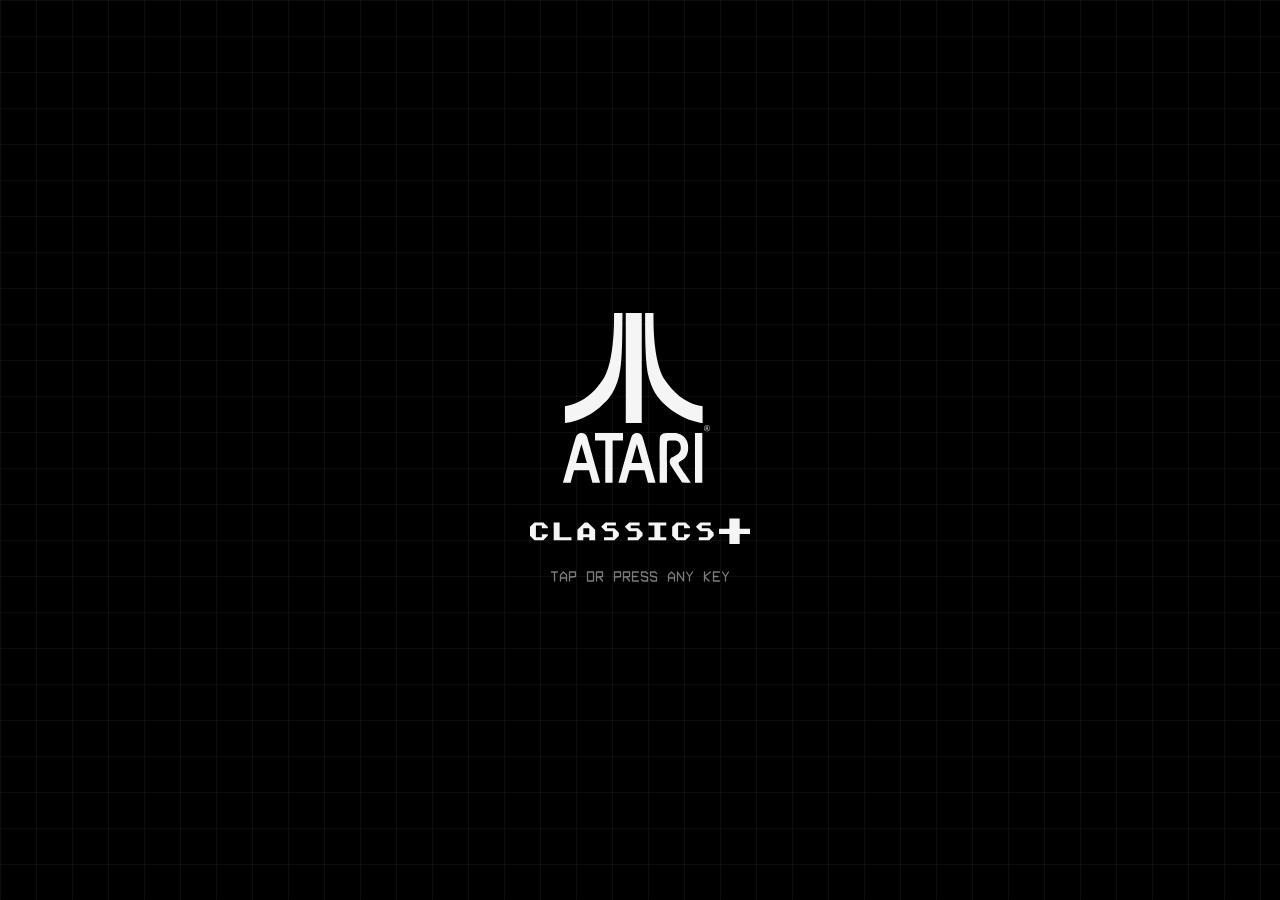
<file: originals/CP_Celestipede.html>
<!DOCTYPE html>
<html lang="en">
<head>
<meta charset="utf-8">
<meta name="viewport" content="width=device-width, initial-scale=1, viewport-fit=cover">
<title>Celestipede</title>
<style>
  :root {
    --bg-space: #141b2a; --ink: #f5f5f5; --muted: #4a4a4a; --ui-faint: rgba(245,245,245,0.12);
    color-scheme: dark;
    box-sizing: border-box;
    padding-top: env(safe-area-inset-top, 0px);
    padding-bottom: env(safe-area-inset-bottom, 0px);
    background: var(--bg-space);
  }
  @media (prefers-color-scheme: dark) { :root:not([data-theme="light"]) { --bg-space: #141b2a; } }
  :root[data-theme="dark"] { --bg-space: #141b2a; }
  html { height: 100%; scroll-padding-top: env(safe-area-inset-top, 0px); }
  body { height: 100%; margin: 0; background: var(--bg-space); overflow: hidden;
    font-family: 'Courier New', Courier, monospace; -webkit-user-select: none; user-select: none;
    -webkit-touch-callout: none; overscroll-behavior: none; }
  #wrap { position: relative; width: 100%; height: 100%; overflow: hidden; }
  canvas { position: absolute; inset: 0; width: 100%; height: 100%; display: block; touch-action: none; }
  #vignette { position: absolute; inset: 0; pointer-events: none;
    background: radial-gradient(ellipse at center, rgba(0,0,0,0) 50%, rgba(0,0,0,0.6) 100%); }
  #snd[hidden] { display: none !important; }
  #snd { position: absolute; top: 12px; right: 12px; padding: 6px 8px; border-radius: 0;
    background: transparent; color: var(--ink); opacity: 0.7; border: 1px solid var(--ui-faint);
    font: 700 11px/16px 'Courier New', Courier, monospace; letter-spacing: 1.5px; cursor: pointer; touch-action: manipulation; }
  #bossBtn { position: absolute; left: 50%; transform: translateX(-50%); padding: 8px 14px; border-radius: 0; background: transparent;
    color: #e85fa0; border: 1px solid #e85fa0; font: 700 11px/16px 'Courier New', Courier, monospace; letter-spacing: 1.5px; cursor: pointer; touch-action: manipulation; }
  #introScreen { position: fixed; inset: 0; z-index: 1000; background-color: #000;
    background-image: linear-gradient(rgba(245,245,245,0.05) 1px, transparent 1px), linear-gradient(90deg, rgba(245,245,245,0.05) 1px, transparent 1px);
    background-size: 36px 36px; display: flex; flex-direction: column; align-items: center; justify-content: center;
    gap: 22px; cursor: pointer; transition: opacity 0.5s ease; }
  #introScreen svg { width: clamp(140px, 42vw, 220px); height: auto; display: block; }
  #introHintCanvas { display: block; opacity: 0.5; position: static; inset: auto; }
  #snd, #bossBtn { text-shadow: 0 0 6px currentColor; box-shadow: 0 0 8px rgba(245,245,245,0.08); }
  #marchBtn { position: absolute; left: 50%; transform: translateX(-50%); padding: 8px 14px; border-radius: 0; background: transparent;
    color: #57cf6b; border: 1px solid #57cf6b; font: 700 11px/16px 'Courier New', Courier, monospace; letter-spacing: 1.5px; cursor: pointer; touch-action: manipulation;
    text-shadow: 0 0 6px currentColor; box-shadow: 0 0 10px rgba(87,207,107,0.3), inset 0 0 8px rgba(87,207,107,0.15); }
  #bossBtn { box-shadow: 0 0 10px rgba(232,95,160,0.35), inset 0 0 8px rgba(232,95,160,0.2); }
  #snd:focus-visible { outline: 1px solid #96ebff; }
</style>
</head>
<body>
<div id="introScreen">
  <svg viewBox="0 0 65.702026 69.048576" xmlns="http://www.w3.org/2000/svg">
    <g transform="translate(-88.264707,-124.80106)">
      <path fill="#f5f5f5" d="m 98.150911,175.37773 c 0.0161,-0.0666 0.87711,-3.13534 1.913439,-6.81936 1.47752,-5.25239 1.91772,-6.76223 2.03935,-6.9948 0.18769,-0.35887 0.53653,-0.69313 0.83109,-0.79632 0.29152,-0.10212 0.82051,-0.13368 1.16172,-0.0693 0.52041,0.0982 0.88114,0.38526 1.14519,0.91133 0.103,0.20521 0.58973,1.90719 3.26432,11.41456 l 0.68969,2.45163 -1.11691,0.0117 c -0.6143,0.006 -1.12499,0.003 -1.13486,-0.006 -0.01,-0.01 -0.25025,-0.85241 -0.53418,-1.87231 l -0.51623,-1.85436 -2.23336,-0.0114 -2.23336,-0.0114 -0.24844,0.88693 c -0.13663,0.4878 -0.37161,1.33018 -0.52217,1.87195 l -0.27374,0.98503 -1.130369,0.0117 -1.13037,0.0117 z m 7.102449,-5.86716 c -0.0453,-0.21645 -1.55763,-5.44996 -1.58194,-5.47427 -0.013,-0.013 -0.0311,-0.0155 -0.0402,-0.006 -0.009,0.0101 -0.36457,1.23969 -0.78992,2.73255 -0.42536,1.49288 -0.7837,2.74879 -0.79632,2.79092 -0.0216,0.072 0.075,0.0766 1.60531,0.0766 h 1.62825 z m 5.48662,-0.33929 v -6.32609 h -1.53227 -1.53227 v -1.09447 -1.09448 h 4.18091 4.18091 v 1.09392 1.09392 l -1.54322,0.0115 -1.54321,0.0115 -0.0111,6.31514 -0.0111,6.31514 h -1.09433 -1.09433 z m 3.94012,6.29236 c 0,-0.0194 0.85628,-3.07795 1.90284,-6.79683 1.41444,-5.02609 1.94268,-6.84222 2.05803,-7.07562 0.1864,-0.37716 0.53202,-0.71522 0.84235,-0.82394 0.29151,-0.10212 0.8205,-0.13368 1.16171,-0.0693 0.51978,0.0981 0.88119,0.38535 1.14427,0.90952 0.0632,0.12588 0.2806,0.8154 0.48316,1.53227 0.20256,0.71686 1.0603,3.7617 1.90609,6.76631 0.84578,3.00461 1.54887,5.49181 1.56241,5.52712 0.0212,0.0554 -0.13191,0.0642 -1.11747,0.0642 h -1.1421 l -0.0279,-0.11105 c -0.0153,-0.0611 -0.24919,-0.90328 -0.51969,-1.87156 l -0.49181,-1.76051 -2.2038,-0.0114 c -1.29652,-0.007 -2.22035,0.005 -2.244,0.0288 -0.0221,0.0221 -0.27038,0.8645 -0.55172,1.87197 l -0.51152,1.83177 -1.12543,0.0117 c -0.61899,0.006 -1.12544,-0.004 -1.12544,-0.0235 z m 7.12146,-5.95307 c -0.0507,-0.23967 -1.55285,-5.4455 -1.57872,-5.47137 -0.0146,-0.0146 -0.0336,-0.0184 -0.0422,-0.008 -0.009,0.01 -0.36423,1.23968 -0.79023,2.73255 -0.42598,1.49286 -0.78471,2.74878 -0.79716,2.79092 -0.0213,0.072 0.0755,0.0766 1.60561,0.0766 h 1.62825 z m 5.18125,-0.59102 c 5.7e-4,-7.10958 -0.006,-6.9028 0.23273,-7.37334 0.1327,-0.26187 0.44784,-0.56061 0.71697,-0.67966 0.38998,-0.17251 0.78179,-0.20717 2.36007,-0.20878 1.13347,-0.001 1.58406,0.0142 1.86834,0.0638 1.3008,0.22684 2.36449,1.0354 2.91793,2.21804 0.61232,1.30848 0.56384,3.26556 -0.11145,4.49818 -0.33466,0.61086 -0.74461,1.01649 -1.45098,1.43566 -0.57299,0.34003 -0.70429,0.43714 -0.80238,0.59342 -0.10796,0.17201 -0.0899,0.42137 0.0505,0.69646 0.051,0.10001 0.86048,1.33316 1.79879,2.74032 0.93831,1.40716 1.69973,2.56303 1.69205,2.56859 -0.008,0.006 -0.5853,0.001 -1.28358,-0.009 l -1.26959,-0.0196 -1.71366,-2.58875 c -0.94251,-1.42382 -1.75667,-2.67467 -1.80925,-2.77968 -0.32636,-0.65171 -0.24151,-1.52054 0.19046,-1.95048 0.12986,-0.12924 0.3318,-0.2461 0.72132,-0.41743 0.93756,-0.41235 1.44385,-0.77396 1.80857,-1.29173 0.29565,-0.41971 0.40631,-0.79266 0.40328,-1.35916 -0.006,-1.19058 -0.53134,-1.94261 -1.49937,-2.14779 -0.19654,-0.0417 -0.59126,-0.0618 -1.22202,-0.0623 -1.04417,-5.7e-4 -1.17252,0.0254 -1.32179,0.27023 -0.0875,0.14352 -0.0884,0.20377 -0.0885,6.26305 l -1.6e-4,6.11814 h -1.09448 -1.09448 l 5.7e-4,-6.57782 z m 10.55001,-0.84275 v -7.42056 h 1.09448 1.09448 v 7.42056 7.42057 h -1.09448 -1.09448 z m 3.21468,-8.02878 c -0.63804,-0.28978 -0.70191,-1.18152 -0.11352,-1.58469 0.12974,-0.0889 0.20675,-0.10549 0.48927,-0.10549 0.29487,0 0.35634,0.0145 0.50989,0.12099 0.4443,0.3079 0.52764,0.93252 0.17763,1.33116 -0.26844,0.30573 -0.70101,0.40257 -1.06327,0.23803 z m 0.59852,-0.0552 c 0.39237,-0.13309 0.58548,-0.42079 0.55601,-0.82834 -0.0394,-0.54536 -0.57629,-0.8819 -1.07463,-0.67368 -0.31592,0.132 -0.49271,0.4026 -0.49271,0.75415 0,0.35533 0.21402,0.6234 0.61291,0.76767 0.10993,0.0398 0.24216,0.0332 0.39842,-0.0198 z m -0.57354,-0.75945 v -0.54723 h 0.25431 c 0.3216,0 0.41989,0.0667 0.41989,0.28507 0,0.11905 -0.028,0.1867 -0.10229,0.24682 -0.0925,0.0749 -0.0959,0.09 -0.0359,0.15853 0.0664,0.0757 0.20825,0.33462 0.20825,0.37999 0,0.0132 -0.0294,0.0241 -0.0653,0.0241 -0.0359,0 -0.12644,-0.10835 -0.20118,-0.24078 -0.0903,-0.16002 -0.16386,-0.24079 -0.21927,-0.24079 -0.0719,0 -0.0834,0.0332 -0.0834,0.24079 0,0.21159 -0.0106,0.24078 -0.0876,0.24078 -0.0829,0 -0.0875,-0.0292 -0.0875,-0.54724 z m 0.45655,-0.0907 c 0.15376,-0.15375 0.0424,-0.36899 -0.191,-0.36899 -0.0793,0 -0.0904,0.0269 -0.0904,0.21889 0,0.20259 0.008,0.2189 0.10632,0.2189 0.0585,0 0.13727,-0.0309 0.17511,-0.0688 z M 98.700721,155.1445 v -2.49092 l 0.29551,-0.0502 c 0.92506,-0.15724 2.302759,-0.56957 3.237019,-0.96878 2.9739,-1.27077 5.61456,-3.61997 7.81705,-6.95428 0.59811,-0.90546 1.19701,-2.27502 1.63106,-3.72992 1.07647,-3.60821 1.68337,-8.84555 1.68493,-14.54043 l 4.5e-4,-1.60888 h 1.25488 1.25489 l -0.029,3.81973 c -0.0636,8.37432 -0.29192,11.88615 -0.96953,14.91204 -0.57113,2.55038 -1.70301,4.9927 -3.15763,6.81336 -0.48272,0.60419 -1.89158,2.01971 -2.55641,2.56847 -2.59295,2.14031 -5.46102,3.63964 -8.34906,4.36463 -0.6404,0.16076 -1.738319,0.35613 -2.001339,0.35613 h -0.11281 z m 18.168349,-13.92626 v -16.41715 h 2.38596 2.38596 v 16.41718 16.41718 h -2.38596 -2.38596 z m 22.19602,16.34527 c -4.57629,-0.69678 -9.82575,-3.89642 -12.67601,-7.72625 -1.20937,-1.62501 -2.25666,-4.0189 -2.77474,-6.34251 -0.6868,-3.08034 -0.96396,-7.68775 -0.96584,-16.056 l -5.7e-4,-2.63769 h 1.24771 1.24771 v 1.78462 c 0,8.1359 1.21445,14.84359 3.26522,18.03452 1.18712,1.84712 2.80938,3.66835 4.40712,4.94766 1.90651,1.52656 4.33834,2.62838 6.69816,3.03483 l 0.29551,0.0509 v 2.49092 2.49092 l -0.16417,-0.005 c -0.0903,-0.002 -0.35133,-0.0328 -0.58008,-0.0676 z"/>
      <path fill="#f5f5f5" d="m 93.572536,191.32601 -1.326956,1.32696 h -2.653913 l -1.326956,-1.32696 v -2.65391 l 1.326956,-1.32696 h 2.653913 l 1.326956,1.32696 v 0.44232 h -1.769275 v -0.88464 h -1.769275 v 3.53855 h 1.769275 v -0.88464 h 1.769275 z m 7.077104,1.32696 h -5.307829 v -5.30783 h 1.769275 v 4.42319 h 3.538554 z m 7.0771,0 h -1.76928 v -0.88464 h -1.76927 v 0.88464 h -1.76928 v -3.09623 l 2.21159,-2.2116 h 0.88464 l 2.2116,2.2116 z m -1.76928,-1.76928 v -1.76927 h -1.76927 v 1.76927 z m 8.84638,0.44232 -1.32696,1.32696 h -3.09623 v -0.88464 h 2.65391 v -1.76927 h -2.21159 l -1.32696,-1.32696 1.32696,-1.32696 h 3.09623 v 0.88464 h -2.65391 v 0.88464 h 2.21159 l 1.32696,1.32696 z m 7.0771,0 -1.32696,1.32696 h -3.09623 v -0.88464 h 2.65391 v -1.76927 h -2.21159 l -1.32696,-1.32696 1.32696,-1.32696 h 3.09623 v 0.88464 h -2.65391 v 0.88464 h 2.21159 l 1.32696,1.32696 z m 7.07709,1.32696 h -5.30782 v -0.88464 h 1.76927 v -3.53855 h -1.76927 v -0.88464 h 5.30782 v 0.88464 h -1.76927 v 3.53855 h 1.76927 z m 7.07711,-1.32696 -1.32696,1.32696 h -2.65391 l -1.32696,-1.32696 v -2.65391 l 1.32696,-1.32696 h 2.65391 l 1.32696,1.32696 v 0.44232 h -1.76928 v -0.88464 h -1.76927 v 3.53855 h 1.76927 v -0.88464 h 1.76928 z m 7.0771,0 -1.32696,1.32696 h -3.09623 v -0.88464 h 2.65391 v -1.76927 h -2.21159 l -1.32696,-1.32696 1.32696,-1.32696 h 3.09623 v 0.88464 h -2.65391 v 0.88464 h 2.21159 l 1.32696,1.32696 z" aria-label="CLASSICS"/>
      <path fill="#f5f5f5" d="m 153.96671,190.76919 h -3.08045 v 3.08045 h -3.08045 v -3.08045 h -3.08045 v -1.54023 h 3.08045 v -3.08045 h 3.08045 v 3.08045 h 3.08045 z" aria-label="+"/>
    </g>
  </svg>
  <canvas id="introHintCanvas"></canvas>
</div>
<div id="wrap">
  <canvas id="c"></canvas>
  <div id="vignette"></div>
  <button id="snd" type="button" hidden>SOUND ON</button>
  <button id="bossBtn" type="button">QUEEN TEST</button>
  <button id="marchBtn" type="button">MARCH TEST</button>
</div>
<script>
(function(){
'use strict';
const C = { ink:'#f5f5f5', muted:'#4a4a4a', blue:'#96ebff', red:'#e6483f', orange:'#e69a3f',
  green:'#57cf6b', yellow:'#e8d94a', hard:'#7b4fb0', cracked:'#e85fa0', faint:'rgba(245,245,245,0.12)' };

/* ---------- Vector font (Vector Arcade) ---------- */
const VF = {
  "0":[[0,0],[8,0],[8,12],[0,12],[0,0],[8,12]], "1":[[4,0],[4,12],[3,10]],
  "2":[[0,12],[8,12],[8,7],[0,5],[0,0],[8,0]], "3":[[0,12],[8,12],[8,0],[0,0],"U",[0,6],[8,6]],
  "4":[[0,12],[0,6],[8,6],"U",[8,12],[8,0]], "5":[[0,0],[8,0],[8,6],[0,7],[0,12],[8,12]],
  "6":[[0,12],[0,0],[8,0],[8,5],[0,7]], "7":[[0,12],[8,12],[8,6],[4,0]],
  "8":[[0,0],[8,0],[8,12],[0,12],[0,0],"U",[0,6],[8,6]], "9":[[8,0],[8,12],[0,12],[0,7],[8,5]],
  "A":[[0,0],[0,8],[4,12],[8,8],[8,0],"U",[0,4],[8,4]], "B":[[0,0],[0,12],[4,12],[8,10],[4,6],[8,2],[4,0],[0,0]],
  "C":[[8,0],[0,0],[0,12],[8,12]], "D":[[0,0],[0,12],[4,12],[8,8],[8,4],[4,0],[0,0]],
  "E":[[8,0],[0,0],[0,12],[8,12],"U",[0,6],[6,6]], "F":[[0,0],[0,12],[8,12],"U",[0,6],[6,6]],
  "G":[[6,6],[8,4],[8,0],[0,0],[0,12],[8,12]], "H":[[0,0],[0,12],"U",[0,6],[8,6],"U",[8,12],[8,0]],
  "I":[[0,0],[8,0],"U",[4,0],[4,12],"U",[0,12],[8,12]], "J":[[0,4],[4,0],[8,0],[8,12]],
  "K":[[0,0],[0,12],"U",[8,12],[0,6],[6,0]], "L":[[8,0],[0,0],[0,12]],
  "M":[[0,0],[0,12],[4,8],[8,12],[8,0]], "N":[[0,0],[0,12],[8,0],[8,12]],
  "O":[[0,0],[0,12],[8,12],[8,0],[0,0]], "P":[[0,0],[0,12],[8,12],[8,6],[0,5]],
  "Q":[[0,0],[0,12],[8,12],[8,4],[0,0],"U",[4,4],[8,0]], "R":[[0,0],[0,12],[8,12],[8,6],[0,5],"U",[4,5],[8,0]],
  "S":[[0,2],[2,0],[8,0],[8,5],[0,7],[0,12],[6,12],[8,10]], "T":[[0,12],[8,12],"U",[4,12],[4,0]],
  "U":[[0,12],[0,2],[4,0],[8,2],[8,12]], "V":[[0,12],[4,0],[8,12]],
  "W":[[0,12],[2,0],[4,4],[6,0],[8,12]], "X":[[0,0],[8,12],"U",[0,12],[8,0]],
  "Y":[[0,12],[4,6],[8,12],"U",[4,6],[4,0]], "Z":[[0,12],[8,12],[0,0],[8,0],"U",[2,6],[6,6]],
  ".":[[3,0],[4,0]], "-":[[2,6],[6,6]], "!":[[4,0],[3,2],[5,2],[4,0],"U",[4,4],[4,12]],
  "?":[[0,8],[4,12],[8,8],[4,4],"U",[4,1],[4,0]], " ":[]
};
function vtext(ctx, str, x, y, size, o){
  o = o || {}; str = String(str).toUpperCase();
  const cw = 12*size, tw = str.length*cw - 4*size;
  let sx = x; if (o.align==='center') sx = x - tw/2; else if (o.align==='right') sx = x - tw;
  ctx.save(); ctx.strokeStyle = o.color || C.ink; ctx.shadowColor = o.color || C.ink;
  ctx.shadowBlur = o.glow || 0; ctx.lineWidth = o.lw || 2; ctx.globalAlpha = o.alpha==null?1:o.alpha;
  ctx.lineCap='round'; ctx.lineJoin='round'; ctx.beginPath();
  for (let i=0;i<str.length;i++){
    const pts = VF[str[i]]; if (!pts) continue; let up = true;
    for (const p of pts){ if (p==='U'){up=true;continue;}
      const px = sx+i*cw+p[0]*size, py = y-p[1]*size;
      if (up) ctx.moveTo(px,py); else ctx.lineTo(px,py); up=false; }
  }
  ctx.stroke(); ctx.restore();
}

/* ---------- Intro splash (from Breakout) ---------- */
let introUp = true;
(function(){
  const scr = document.getElementById('introScreen'), cvh = document.getElementById('introHintCanvas');
  if (!scr){ introUp = false; return; }
  const d = window.devicePixelRatio || 1, text = 'TAP OR PRESS ANY KEY', size = 0.75, padX = 6, padY = 6;
  const w = Math.ceil(text.length*12*size + padX*2), h = Math.ceil(12*size + padY*2);
  cvh.style.width = w+'px'; cvh.style.height = h+'px'; cvh.width = w*d; cvh.height = h*d;
  const hc = cvh.getContext('2d'); hc.scale(d,d);
  vtext(hc, text, w/2, h-padY, size, { color:'#f5f5f5', align:'center', lw:1.3 });
  function dismiss(e){
    if (!introUp) return; if (e && e.type==='keydown') e.stopImmediatePropagation(); else if (e) e.preventDefault();
    introUp = false; scr.style.opacity = '0'; scr.style.pointerEvents = 'none';
    setTimeout(() => { scr.style.display = 'none'; }, 500);
  }
  scr.addEventListener('pointerdown', dismiss);
  window.addEventListener('keydown', dismiss, { once:true, capture:true });
  setTimeout(dismiss, 2600);
})();

/* ---------- Canvas & layout ---------- */
const wrap = document.getElementById('wrap'), cv = document.getElementById('c'), ctx = cv.getContext('2d');
const sndBtn = document.getElementById('snd'), bossBtn = document.getElementById('bossBtn'), marchBtn = document.getElementById('marchBtn');
let W=0,H=0,dpr=1, cols=0, rows=0, cell=20, fieldLeft=0, fieldTop=0, fieldRight=0, padTop=0, zoneTop=0, HUD_H=54;
let grid = [];
/* Phosphor glow: progressively downsampled copies of the frame, added back on top. */
const GLOW = { tight: 0.42, wide: 0.55 };
const GL = [0,1,2].map(() => { const c = document.createElement('canvas'), x = c.getContext('2d'); x.imageSmoothingEnabled = true; x.imageSmoothingQuality = 'high'; return { c, x }; });
function phosphor(){
  ctx.save(); ctx.setTransform(1,0,0,1,0,0);
  let src = cv;
  for (const g of GL){ g.x.imageSmoothingEnabled = true; g.x.imageSmoothingQuality = 'high'; g.x.globalCompositeOperation = 'copy'; g.x.drawImage(src, 0, 0, g.c.width, g.c.height); src = g.c; }
  ctx.imageSmoothingEnabled = true; ctx.imageSmoothingQuality = 'high'; ctx.globalCompositeOperation = 'lighter';
  ctx.globalAlpha = GLOW.tight; ctx.drawImage(GL[1].c, 0, 0, cv.width, cv.height);
  ctx.globalAlpha = GLOW.wide;  ctx.drawImage(GL[2].c, 0, 0, cv.width, cv.height);
  ctx.restore();
}
function layout(){
  const r = wrap.getBoundingClientRect(); W = r.width; H = r.height;
  dpr = Math.min(window.devicePixelRatio||1, 2.5);
  cv.width = Math.round(W*dpr); cv.height = Math.round(H*dpr);
  GL.forEach((g,i) => { const f = 2 << i; g.c.width = Math.max(1, Math.round(cv.width/f)); g.c.height = Math.max(1, Math.round(cv.height/f)); });
  if (!cols) cols = 15;   // always the narrow arcade-cabinet field, on every screen
  const padH = Math.max(84, Math.min(140, H*0.15));
  const fieldH = H - HUD_H - padH;
  const sideM = Math.max(18, W*0.05);
  cell = Math.min((W-2*sideM)/cols, fieldH/20);
  const newRows = Math.max(14, Math.floor(fieldH/cell));
  fieldLeft = (W - cols*cell)/2; fieldRight = fieldLeft + cols*cell;
  fieldTop = HUD_H + (fieldH - newRows*cell);
  padTop = fieldTop + newRows*cell;
  if (newRows !== rows){
    const old = grid; rows = newRows; grid = [];
    for (let y=0;y<rows;y++){ grid.push(new Array(cols).fill(null)); }
    for (let y=0;y<Math.min(old.length, rows-1);y++) for (let x=0;x<cols;x++) grid[y][x] = old[y][x];
    for (const w of worms) for (const s of w){ s.r = Math.min(s.r, rows-1); s.pr = Math.min(s.pr, rows-1); }
  }
  zoneTop = rows - 5;
  if (tank) tank.x = clampTankX(tank.x);
}
const cx = c => fieldLeft + (c+0.5)*cell, cy = r => fieldTop + (r+0.5)*cell;
const rand = (a,b) => a + Math.random()*(b-a);
const astAt = (c,r) => (r>=0 && r<rows && c>=0 && c<cols) ? grid[r][c] : null;
function addAst(c,r,force){
  if (r<1||r>=rows-1||c<0||c>=cols||grid[r][c]) return;
  if (!force && worms.some(w => w.some(s => (s.c===c && s.r===r) || (s.pc===c && s.pr===r)))) return;  // never drop a rock onto a worm
  const v=[]; for (let i=0;i<10;i++) v.push(rand(0.7,1));
  grid[r][c] = { hp:4, v, rot:rand(0,6.28), spin:rand(-0.6,0.6) };
}

/* ---------- Audio ---------- */
let actx=null, soundOn=true;
sndBtn.textContent = soundOn ? 'SOUND ON' : 'SOUND OFF';
function ensureAudio(){
  if (!actx){ try { actx = new (window.AudioContext||window.webkitAudioContext)(); } catch(e){} }
  if (actx && actx.state==='suspended') actx.resume();
}
function tone(f1,f2,dur,type,vol){
  if (!soundOn||!actx) return; const t = actx.currentTime;
  const o = actx.createOscillator(), g = actx.createGain(); o.type = type||'square';
  o.frequency.setValueAtTime(f1,t); o.frequency.exponentialRampToValueAtTime(Math.max(20,f2),t+dur);
  g.gain.setValueAtTime(vol||0.04,t); g.gain.exponentialRampToValueAtTime(0.0001,t+dur);
  o.connect(g); g.connect(actx.destination); o.start(t); o.stop(t+dur+0.02);
}
let noiseBuf=null;
function noise(dur,vol,freq){
  if (!soundOn||!actx) return;
  if (!noiseBuf){ noiseBuf = actx.createBuffer(1, actx.sampleRate, actx.sampleRate); const d = noiseBuf.getChannelData(0); for (let i=0;i<d.length;i++) d[i]=Math.random()*2-1; }
  const t = actx.currentTime, s = actx.createBufferSource(), f = actx.createBiquadFilter(), g = actx.createGain();
  s.buffer = noiseBuf; f.type='lowpass'; f.frequency.setValueAtTime(freq||1200,t); f.frequency.exponentialRampToValueAtTime(80,t+dur);
  g.gain.setValueAtTime(vol||0.15,t); g.gain.exponentialRampToValueAtTime(0.0001,t+dur);
  s.connect(f); f.connect(g); g.connect(actx.destination); s.start(t); s.stop(t+dur+0.02);
}
sndBtn.addEventListener('click', e => { e.stopPropagation(); soundOn=!soundOn; ensureAudio();
  sndBtn.textContent = soundOn ? 'SOUND ON' : 'SOUND OFF';
  try { localStorage.setItem('spaceworm-sound', soundOn?'1':'0'); } catch(e){} });

/* ---------- Game state ---------- */
let phase='title', score=0, hi=0, lives=3, wave=1, nextLife=20000, lifeStep=25000, time=0;
const LAB = false;
function freshBuffs(){ return {minigun:0,missiles:0,shield:0,wideshot:0,beam:0,clone:0}; }
let beamT=0, beamTick=0, labOn=new Set();
let worms=[], tank=null, bullets=[], missiles=[], explosions=[], pickups=[], fireCd=0, shotCount=0, buffs=freshBuffs(), saucer=null, comets=[], particles=[], popups=[];
const BANNER=1.3;
let stepTime=0.14, stepAcc=0, stepCount=0, bannerT=0, saucerT=6, reinforceT=0, dieT=0, overT=0, cometCheck=0, bgHue=220, hueDrift=0, saucerSnd=0;
try { hi = parseInt(localStorage.getItem('spaceworm-hi')||'0',10)||0; } catch(e){}

/* ---------- Starfield ---------- */
const stars = [];
(function(){ const layers=[{d:0.06,n:70,sz:1,a:0.35},{d:0.16,n:40,sz:1.5,a:0.55},{d:0.34,n:18,sz:2,a:0.85}];
  layers.forEach((L,li)=>{ for (let i=0;i<L.n;i++) stars.push({ x:Math.random(), y:Math.random(), d:L.d, sz:L.sz, a:L.a*rand(0.6,1),
    layer:li, blue: Math.random()<0.12, tw:rand(0,6.28), tws:rand(1,3) }); }); })();
let shake = 0, rumble = 0;   // camera shake: decaying impulses + a sustained rumble
let parX = 0, bossDark = 0, marchTint = 0, soot = [];
function drawStars(){
  const drift = time*9;
  for (const st of stars){
    const px = (((st.x*W - parX*st.d*2.2) % W) + W) % W;
    const py = (((st.y*H - drift*st.d*3) % H) + H) % H;
    const tw = Math.sin(time*st.tws+st.tw) > 0.85 ? 0.45 : 1;
    ctx.globalAlpha = st.a*tw; const col = st.blue ? C.blue : C.ink;
    ctx.fillStyle=col; ctx.fillRect(Math.round(px), Math.round(py), st.sz, st.sz);
  }
  ctx.globalAlpha=1;
}
function clampTankX(x){ return Math.max(cx(0), Math.min(cx(cols-1), x)); }
function seedAsteroids(){
  for (let y=0;y<rows;y++) grid[y].fill(null);
  const n = Math.floor(cols*rows*0.07);
  for (let i=0;i<n;i++) addAst(Math.floor(Math.random()*cols), 1+Math.floor(Math.random()*(rows-3)));
}
function spawnWorm(n, fromRight){
  const segs=[];
  for (let i=0;i<n;i++){ const c = fromRight ? cols+i : -1-i;
    segs.push({ c, r:0, pc:c, pr:0, dir: fromRight?-1:1, vdir:1 }); }
  worms.push(segs);
}
const UNLOCK_ORDER = ['minigun', 'missiles', 'wideshot', 'beam'];
let unlocked = ['shield'], bannerSub = null, bannerLen = 1.3, bossWins = 0;
// Difficulty tier = boss wins (0 at start). Escalates as buffs unlock.
const tier = () => Math.min(bossWins, 4);
const cyc = () => wave <= 5 ? wave-1 : (wave-6) % 8;  // wave within the current stretch between bosses
function saucerGap(){ const g = [[13,20],[9,15],[6,11],[5,9],[4,7]][tier()]; return rand(g[0], g[1]) * (boss ? 0.45 : 1); }   // saucers swarm during Queen fights
function startWave(){
  bannerSub = null;
  worms=[];
  if (marchNext){ marchNext = false; lastWasMarch = true; startMarch(); return; }
  if (isBossWave(wave)){ lastWasMarch = false; startBoss(); return; }
  // Too many rocks piled up? Send in the marchers to stamp the field flat.
  if (wave >= 3 && !lastWasMarch && countAsteroids() >= marchThreshold()){ lastWasMarch = true; startMarch(); return; }
  lastWasMarch = false; const extra = Math.min(5, Math.floor(cyc()/3) + tier());
  spawnWorm(12-extra, wave%2===0);
  for (let i=0;i<extra;i++){ const c = 1+Math.floor(Math.random()*(cols-2));
    worms.push([{ c, r:0, pc:c, pr:0, dir: Math.random()<0.5?-1:1, vdir:1 }]); }
  stepTime = Math.max(0.07, Math.max(0.085, 0.19 - tier()*0.028) - cyc()*0.004); stepAcc=0; reinforceT=0;
}
function resetGame(){
  unlocked = LAB ? Object.keys(PICKUPS) : ['shield']; bannerSub = null; bossWins = 0;
  score=0; lives=3; wave=1; nextLife=20000; lifeStep=25000; bossFights=0; pendingDrop=null; particles=[]; popups=[];
  worms=[]; bullets=[]; missiles=[]; explosions=[]; pickups=[]; buffs=freshBuffs(); saucer=null; comets=[]; boss=null; sucked=[]; drift=[]; clone=null; cloneCd=0; march=null; bombs=[]; soot=[]; lastWasMarch=false; saucerT=saucerGap();
  seedAsteroids(); tank = { x:(fieldLeft+fieldRight)/2, vx:0, target:null };
  bannerT=bannerLen=BANNER; phase='play';
}
function addScore(n){ score+=n; if (score>=nextLife){ lives=Math.min(lives+1,4); nextLife+=lifeStep; lifeStep+=10000; tone(660,1320,0.25,'triangle',0.06); } }
function saveHi(){ if (score>hi){ hi=score; try { localStorage.setItem('spaceworm-hi', String(hi)); } catch(e){} } }

/* ---------- Effects ---------- */
function burst(x,y,color,n,spd,g,lifeMul,fr){
  for (let i=0;i<n;i++) particles.push({ x:x+rand(-cell*0.3,cell*0.3), y:y+rand(-cell*0.3,cell*0.3),
    vx:rand(-1,1)*spd, vy:rand(-1,1)*spd, age:0, life:rand(0.6,1.1)*(lifeMul||1), color, size:Math.round(rand(2,5)), g:g||0, fr:fr||0.92 });
}
function popup(x,y,t,color){ popups.push({x,y,t,age:0,color:color||C.yellow}); }

/* ---------- Input ---------- */
const keys = {}; let firing=false; const ptrs = new Map();
function ptrX(e){ const r = cv.getBoundingClientRect(); return e.clientX - r.left; }
function tapStart(){
  ensureAudio();
  if (phase==='title'){ resetGame(); return true; }
  if (phase==='over' && overT>0.8){ resetGame(); return true; }
  if (phase==='paused'){ phase='play'; return true; }
  return false;
}
cv.addEventListener('pointerdown', e => {
  e.preventDefault(); try { cv.setPointerCapture(e.pointerId); } catch(_){}
  if (phase==='entry'){ ensureAudio(); const r = cv.getBoundingClientRect(); entryPointer(e.clientX-r.left, e.clientY-r.top); return; }
  if (tapStart()) return;
  ptrs.set(e.pointerId, true); firing=true; if (tank) tank.target = ptrX(e);
});
cv.addEventListener('pointermove', e => {
  if (!tank) return;
  if (ptrs.has(e.pointerId) || e.pointerType==='mouse') tank.target = ptrX(e);
});
function ptrEnd(e){ ptrs.delete(e.pointerId); if (!ptrs.size) firing=false; if (e.pointerType!=='mouse' && !ptrs.size && tank) tank.target=null; }
cv.addEventListener('pointerup', ptrEnd); cv.addEventListener('pointercancel', ptrEnd);
cv.addEventListener('contextmenu', e => e.preventDefault());
window.addEventListener('keydown', e => {
  if (phase==='entry'){ entryKey(e); return; }
  const k = e.key;
  if ([' ','ArrowLeft','ArrowRight','ArrowUp','ArrowDown'].includes(k)) e.preventDefault();
  if (k===' '||k==='Enter'){ if (tapStart()) return; }
  if ((k==='p'||k==='P'||k==='Escape') && phase==='play') { phase='paused'; return; }
  if (k==='m'||k==='M') { sndBtn.click(); return; }
  keys[k]=true;
});
window.addEventListener('keyup', e => { keys[e.key]=false; });
document.addEventListener('visibilitychange', () => { if (document.hidden && phase==='play') phase='paused'; });

/* ---------- Update ---------- */
function stepWorms(){
  // Heads steer by the classic rules; every other segment steps into the spot the one ahead just left.
  // Other worm segments count as obstacles, so two heads can never end up stacked in one cell.
  const key = (c,r) => c + ',' + r;
  const occ = new Set(); for (const w of worms) for (const s of w) occ.add(key(s.c, s.r));
  for (const w of worms){
    const old = w.map(s => ({ c:s.c, r:s.r, dir:s.dir, vdir:s.vdir }));
    for (const s of w){ s.pc = s.c; s.pr = s.r; }
    const h = w[0]; let moved = true;
    const inside = h.c>=0 && h.c<cols;
    if (!inside){                                            // off-screen: crawl inward, wait if the entry is taken
      h.dir = h.c<0 ? 1 : -1; const nc = h.c + h.dir;
      if (nc>=0 && nc<cols && occ.has(key(nc, h.r))) moved = false; else h.c = nc;
    } else {
      const nc = h.c + h.dir;
      const blocked = nc<0 || nc>=cols || astAt(nc, h.r) || occ.has(key(nc, h.r));
      if (blocked){
        let nr = h.r + h.vdir;
        if (nr > rows-1){ h.vdir=-1; nr = h.r-1; }
        else if (h.vdir<0 && nr < zoneTop){ h.vdir=1; nr = h.r+1; }
        h.dir = -h.dir;
        if (occ.has(key(h.c, nr))) moved = false;            // another worm is below: just turn around this step
        else {
          if (astAt(h.c, nr)){                               // dropping onto a rock: the worm chews through it
            grid[nr][h.c] = null; burst(cx(h.c), cy(nr), C.ink, 8, cell*4, 0);
            if (phase==='play') noise(0.08, 0.05, 700);
          }
          h.r = nr;
        }
      } else h.c = nc;
    }
    if (moved) for (let i=1;i<w.length;i++){ const o = old[i-1]; w[i].c = o.c; w[i].r = o.r; w[i].dir = o.dir; w[i].vdir = o.vdir; }
    if (moved){ occ.delete(key(old[old.length-1].c, old[old.length-1].r)); occ.add(key(h.c, h.r)); }
  }
  stepCount++;
  if (stepCount%2===0 && worms.length && phase==='play') tone(stepCount%4===0?120:100, 80, 0.06, 'triangle', 0.035);
}
function segPos(s, t){ return [cx(s.pc+(s.c-s.pc)*t), cy(s.pr+(s.r-s.pr)*t)]; }

function killSegment(wi, i, noRock){
  const w = worms[wi], s = w[i], [x,y] = segPos(s, stepAcc/stepTime), head = i===0;
  addScore(head?100:10); burst(x,y, head?C.red:C.orange, head?30:22, cell*13, 0, 2.3, 0.965);
  noise(0.18, 0.12, head?2000:1400); tone(head?300:220, 60, 0.15, 'square', 0.04);
  if (!noRock && s.c>=0 && s.c<cols && s.r>=1 && s.r<rows-1) addAst(s.c, s.r, true);
  const a = w.slice(0,i), b = w.slice(i+1);
  worms.splice(wi,1); if (a.length) worms.push(a); if (b.length) worms.push(b);
}
/* ---------- Boss: black hole + giant worm ---------- */
const isBossWave = w => w >= 5 && (w-5) % 8 === 0;   // waves 5, 13, 21, ...
let bossFights = 0, pendingDrop = null;
let boss = null, sucked = [];
const holeR = () => cell*3.4;
function bossGrid(){ const BC = cell*2, bCols = Math.floor(cols/2), bRows = Math.floor(rows/2);
  return { BC, bCols, bRows, ox: fieldLeft + (cols*cell - bCols*BC)/2 }; }
function bxy(p){ if (p.hole && boss) return [boss.hx, boss.hy]; const g = bossGrid(); return [g.ox + (p.c+0.5)*g.BC, padTop - (g.bRows - p.r - 0.5)*g.BC]; }
function startBoss(){
  const g = bossGrid(), bc0 = Math.floor(g.bCols/2), ty = fieldTop + rows*cell*0.28;
  const br0 = Math.max(0, Math.round(g.bRows - (padTop-ty)/g.BC - 0.5));
  const hx = (fieldLeft+fieldRight)/2, hy = bxy({c:bc0, r:br0})[1];
  boss = { state:'open', t:0, hx, hy, hr:0, bc0, br0, segs:[], hist:[], dir: Math.random()<0.5?-1:1, vdir:1,
    acc:0, stepT:[0.47,0.42,0.37,0.34,0.32][tier()], steps:0, dropT:2.2, total: 0 };
  boss.holeA = 1;
  boss.rim = []; for (let i=0;i<300;i++) boss.rim.push({ u:Math.random(), sp:rand(0.02,0.07), off: 0.99+Math.pow(Math.random(),2.5)*0.12,
    sz: Math.random()<0.7?2.5:3.5, col: C.red, al: rand(0.45,1),
    w:rand(0.4,1.4), p:rand(0,6.28), amp:rand(0.01,0.05), rth:Math.random() });
  boss.dust = []; for (let i=0;i<260;i++) boss.dust.push({ f:Math.random(), arm:i%5, j:rand(-0.35,0.35), sz: Math.random()<0.6?2.5:4, al: rand(0.45,1), sp:rand(0.03,0.1),
    w1:rand(0.3,1.2), w2:rand(0.3,1.2), p1:rand(0,6.28), p2:rand(0,6.28), amp:rand(0.03,0.12), rth:Math.random() });
  const bh = [6,9,12,14,16][tier()];   // hits per body segment (head takes double)
  const len = Math.min(14, 5 + bossFights*2); bossFights++;
  for (let i=0;i<len;i++) boss.segs.push({ id:i, hp: i===0?bh*2:bh, max: i===0?bh*2:bh, flash:0, ox:0, oy:0, emergeAt:-1, scd:0 });
  boss.total = boss.segs.reduce((n,s)=>n+s.hp,0);
  saucerT = Math.min(saucerT, saucerGap());   // don't make the fight wait out a long pre-boss saucer timer
  tone(90, 25, 1.4, 'sawtooth', 0.06); noise(1.6, 0.12, 400);
}
function bossSegPos(i){
  const b = boss, s = b.segs[i];
  if (s.emergeAt < 0 || !b.hist[i]) return [b.hx + s.ox, b.hy + s.oy];
  const t = Math.min(1, b.acc/b.stepT), cur = b.hist[i], prev = b.hist[i+1] || cur;
  const [x1,y1] = bxy(prev), [x2,y2] = bxy(cur);
  return [x1+(x2-x1)*t + s.ox, y1+(y2-y1)*t + s.oy];
}
function bossStep(){
  const g = bossGrid(), b = boss, h = b.hist[0]; let c = h.c, r = h.r;
  const nc = c + b.dir;
  if (nc<0 || nc>=g.bCols){
    let nr = r + b.vdir;
    if (nr > g.bRows-1){ b.vdir=-1; nr = r-1; } else if (b.vdir<0 && nr < g.bRows-3){ b.vdir=1; nr = r+1; }
    r = nr; b.dir = -b.dir;
  } else c = nc;
  b.hist.unshift({c,r}); if (b.hist.length > b.segs.length+2) b.hist.length = b.segs.length+2;
  { const [hx2,hy2] = bxy({c,r});                 // the boss head crushes any rocks in its path
    for (let rr=0; rr<rows; rr++) for (let cc=0; cc<cols; cc++) if (grid[rr][cc] && Math.abs(cx(cc)-hx2) < cell && Math.abs(cy(rr)-hy2) < cell){
      grid[rr][cc] = null; burst(cx(cc), cy(rr), C.ink, 10, cell*5, 0); noise(0.12, 0.08, 600); } }
  b.steps++;
  for (let i=0;i<b.segs.length;i++) if (b.segs[i].emergeAt<0 && i < b.hist.length-1) b.segs[i].emergeAt = b.steps;
  tone(b.steps%2?62:52, 35, 0.2, 'sawtooth', 0.05); shake = Math.max(shake, cell*0.05);
}
function hitBossSeg(i){
  const s = boss.segs[i]; s.hp--; s.flash = 0.12;
  const [x,y] = bossSegPos(i);
  if (s.hp > 0){ burst(x, y, C.orange, 8, cell*6, 0); tone(1300, 700, 0.08, 'square', 0.035); return; }
  const old = boss.segs.map((_,j)=>bossSegPos(j)), head = i===0;
  addScore(head?600:250); popup(x, y-cell, head?600:250, C.red);
  burst(x, y, C.red, 30, cell*14, 0, 2.3, 0.965); burst(x, y, C.orange, 16, cell*10, 0, 2, 0.96);
  noise(0.5, 0.25, 1500); tone(180, 40, 0.4, 'square', 0.05); shake = Math.max(shake, cell*(head?0.55:0.4));
  boss.segs.splice(i,1);
  for (let j=i;j<boss.segs.length;j++){ const [nx,ny] = bossSegPos(j), s2 = boss.segs[j];
    s2.ox += old[j+1][0]-nx; s2.oy += old[j+1][1]-ny; }
  if (!boss.segs.length){
    boss.state='dead'; boss.t=0; addScore(5000); popup(x, y-cell*2, 'QUEEN 5000', C.yellow); shake = Math.max(shake, cell*0.8);
    burst(x, y, C.ink, 40, cell*16, 0, 2.5, 0.965); noise(1.4, 0.35, 2500); tone(400, 30, 1.2, 'sawtooth', 0.06);
  }
}
function beginSuck(){
  const b = boss; sucked = [];
  for (let r=0;r<rows;r++) for (let c=0;c<cols;c++){ const a = grid[r][c]; if (!a) continue;
    const dx = cx(c)-b.hx, dy = cy(r)-b.hy, d = Math.hypot(dx,dy);
    sucked.push({ a, r:d, ang:Math.atan2(dy,dx), spd:0, delay: rand(0,1.2) + d/(cell*10) }); grid[r][c]=null; }
  noise(2.5, 0.08, 250);
}
function updateBoss(dt){
  const b = boss, HR = holeR(); b.t += dt;
  for (const d of b.rim){ d.u = (d.u + d.sp*dt) % 1; }
  for (const d of b.dust){ d.f -= d.sp*dt; if (d.f < 0){ d.f += 1; d.j = rand(-0.18,0.18); } }
  if (b.state==='open'){
    const k = Math.min(1, b.t/1.0); b.hr = HR*(1-Math.pow(1-k,3));
    if (b.t >= 1.0){ b.state='suck'; b.t=0; beginSuck(); }
  } else if (b.state==='suck'){
    b.hr = HR;
    for (const s of sucked){
      if (s.delay>0){ s.delay-=dt; continue; }
      s.spd += cell*2.5*dt; s.r -= s.spd*dt;
      s.ang += (cell*3/Math.max(s.r, cell*0.6))*dt*(1 + s.spd/(cell*4)); s.a.rot += dt*4;
      if (s.r < b.hr*0.3){ s.dead = true; burst(b.hx, b.hy, C.red, 4, cell*3, 0); if (Math.random()<0.5) tone(rand(300,600), 60, 0.12, 'sine', 0.015); }
    }
    sucked = sucked.filter(s => !s.dead);
    if (!sucked.length && b.t > 0.8){ b.state='fight'; b.t=0; b.hist=[{c:b.bc0, r:b.br0, hole:true}]; tone(70, 30, 1, 'sawtooth', 0.07); }
  } else if (b.state==='fight'){
    b.hr = HR;
    const outN = b.segs.filter(s => s.emergeAt>=0).length, tgt = b.segs.length ? 1 - outN/b.segs.length : 0;
    b.holeA += (tgt - b.holeA) * Math.min(1, dt*1.5);
    releaseDust(b, 1 - b.holeA);
    b.acc += dt; while (b.acc >= b.stepT){ b.acc -= b.stepT; bossStep(); }
    const k = Math.exp(-dt*10);
    for (const s of b.segs){ s.flash = Math.max(0, s.flash-dt); s.ox*=k; s.oy*=k; s.scd = Math.max(0, s.scd-dt); }
    b.dropT -= dt;
    if (b.dropT <= 0){ b.dropT = rand(0.65, 1.15) * [2,1.5,1,0.9,0.8][tier()];
      const out = []; b.segs.forEach((s,i) => { if (s.emergeAt>=0) out.push(i); });
      if (out.length && comets.length < [3,4,6,6,7][tier()]){ const i = out[Math.floor(Math.random()*out.length)], [x,y] = bossSegPos(i);
        if (y < cy(zoneTop)) spawnComet(x, y+cell*0.6); } }
  } else if (b.state==='dead'){
    b.holeA = Math.max(0, b.holeA - dt*2); releaseDust(b, 2);
    if (b.t > 1.2){
      seedAsteroids();
      for (let r=0;r<rows;r++) for (let c=0;c<cols;c++) if (grid[r][c]) burst(cx(c), cy(r), C.ink, 4, cell*3, 0);
      boss = null;
      bossWins++;
      const next = UNLOCK_ORDER.find(k => !unlocked.includes(k));
      if (next){ unlocked.push(next); pendingDrop = next; bannerSub = { text: PICKUPS[next].name+' UNLOCKED', color: PICKUPS[next].color };
        [523,659,784,1047].forEach((f,i) => setTimeout(() => tone(f, f*1.01, 0.22, 'square', 0.04), i*110)); }
    }
  }
}
const holeRadius = b => b.hr*(1 + 0.07*Math.sin(time*1.4));
function armPos(d, b, R){
  const rr = R*(1+d.f*2), a = time*0.7 + d.arm*Math.PI*2/5 - d.f*3 + d.j*(0.4+d.f), loose = R*d.amp*(0.5+d.f);
  return [b.hx + Math.cos(a)*rr + Math.sin(time*d.w1+d.p1)*loose, b.hy + Math.sin(a)*rr*0.85 + Math.cos(time*d.w2+d.p2)*loose, a];
}
function rimPos(d, b, R){
  const rot = time*0.15, e = d.u*8, k = Math.floor(e), fr = e-k, a1 = rot + k/8*Math.PI*2, a2 = rot + (k+1)/8*Math.PI*2;
  const rr = R*(d.off + Math.sin(time*d.w+d.p)*d.amp);
  return [b.hx + Math.cos(a1)*rr + (Math.cos(a2)-Math.cos(a1))*rr*fr, b.hy + Math.sin(a1)*rr + (Math.sin(a2)-Math.sin(a1))*rr*fr, a1+fr*Math.PI/4];
}
let drift = [];
function releaseDust(b, level){
  const R = holeRadius(b);
  const go = (d, pos, col) => { d.gone = true; const [x,y,a] = pos, sp = cell*rand(0.3,0.9);
    drift.push({ x, y, vx:-Math.sin(a)*sp, vy:Math.cos(a)*sp, ph:a+Math.PI/2, w:rand(0.3,0.9)*(Math.random()<0.5?-1:1),
      s:cell*rand(0.3,0.8), fall:cell*rand(0.15,0.45), age:0, life:rand(9,16), col, sz:d.sz }); };
  for (const d of b.dust) if (!d.gone && d.rth < level) go(d, armPos(d,b,R), C.red);
  for (const d of b.rim) if (!d.gone && d.rth < level) go(d, rimPos(d,b,R), d.col);
}
function updateDrift(dt){
  for (const p of drift){ p.ph += p.w*dt; const tx = Math.cos(p.ph)*p.s, ty = p.fall + Math.sin(p.ph)*p.s*0.6;
    const k = Math.min(1, dt*0.8); p.vx += (tx-p.vx)*k; p.vy += (ty-p.vy)*k; p.x += p.vx*dt; p.y += p.vy*dt; p.age += dt; }
  drift = drift.filter(p => p.age < p.life && p.y < H+10);
}
function drawDrift(){
  for (const p of drift){ const k = p.age/p.life; ctx.globalAlpha = k<0.7 ? 1 : Math.max(0, 1-(k-0.7)/0.3);
    ctx.fillStyle = p.col; ctx.fillRect(Math.round(p.x - p.sz/2), Math.round(p.y - p.sz/2), p.sz, p.sz); }
  ctx.globalAlpha = 1;
}
function drawBlackHole(b){
  if (b.hr < 1) return; const R = holeRadius(b);
  for (const d of b.dust){ if (d.gone) continue; const [x,y] = armPos(d,b,R);
    ctx.globalAlpha = d.al * (d.f > 0.8 ? (1-d.f)/0.2 : Math.min(1, d.f/0.35)); ctx.fillStyle = C.red;
    ctx.fillRect(Math.round(x - d.sz/2), Math.round(y - d.sz/2), d.sz, d.sz); }
  if (b.holeA > 0.01){
    ctx.save(); ctx.translate(b.hx, b.hy); ctx.globalAlpha = b.holeA; ctx.beginPath();
    const rot = time*0.15; for (let i=0;i<8;i++){ const a = rot + i/8*Math.PI*2; i ? ctx.lineTo(Math.cos(a)*R, Math.sin(a)*R) : ctx.moveTo(Math.cos(a)*R, Math.sin(a)*R); }
    ctx.closePath(); ctx.fillStyle = '#030307'; ctx.fill(); ctx.restore(); }
  for (const d of b.rim){ if (d.gone) continue; const [x,y] = rimPos(d,b,R);
    ctx.globalAlpha = d.al * Math.min(1, 1.25 - (d.off-1)*6); ctx.fillStyle = d.col;
    ctx.fillRect(Math.round(x - d.sz/2), Math.round(y - d.sz/2), d.sz, d.sz); }
  ctx.globalAlpha = 1;
}
function drawBossSeg(s, x, y, head, sc, ang){
  const R = cell*0.88*sc, col = s.flash>0 ? C.ink : (s.hp > s.max*0.4 ? C.red : C.orange);
  ctx.save(); ctx.translate(x,y); ctx.strokeStyle = col; ctx.lineJoin = 'miter';
  const wig = Math.sin(time*9 + s.id*1.3)*R*0.16;
  if (!head){
    const edge = R*0.9*Math.sin(Math.PI/3);
    ctx.lineWidth = 1.5; ctx.beginPath();
    for (const sg of [-1,1]) for (const lx of [-0.38,0,0.38]){ ctx.moveTo(lx*R, sg*edge); ctx.lineTo(lx*R + (lx===0?-wig:wig), sg*(edge+R*0.4)); }
    ctx.stroke(); ctx.lineWidth = 2;
    const hex = (r, rot) => { const p=[]; for (let i=0;i<6;i++){ const a = rot + i/6*Math.PI*2; p.push([Math.cos(a)*r, Math.sin(a)*r]); } poly(p); };
    hex(R*0.9, 0); hex(R*0.45, -time*1.2 - s.id);
    ctx.fillStyle = col; ctx.fillRect(-R*0.1, -R*0.1, R*0.2, R*0.2);
  } else {
    ctx.rotate(ang);
    ctx.lineWidth = 1.5; ctx.beginPath();
    for (const sg of [-1,1]) for (const lx of [-0.55,-0.1]){ const ey = R*(1.0 - (0.4-lx)/1.3*0.2);
      ctx.moveTo(lx*R, sg*ey); ctx.lineTo(lx*R + (lx<-0.3?wig:-wig), sg*(ey+R*0.38)); }
    ctx.stroke(); ctx.lineWidth = 2;
    poly([[R*1.05,-R*0.55],[R*1.05,R*0.55],[R*0.4,R*1.0],[-R*0.9,R*0.8],[-R*0.9,-R*0.8],[R*0.4,-R*1.0]]);
    ctx.beginPath();
    for (const sg of [-1,1]){ ctx.moveTo(-R*0.3, sg*R*0.9); ctx.lineTo(-R*1.0, sg*R*1.45); ctx.lineTo(-R*0.7, sg*R*0.8); }
    const bite = (Math.sin(time*10)*0.5+0.5)*R*0.18;
    ctx.moveTo(R*0.75, -R*0.5);
    for (let k=0;k<=6;k++) ctx.lineTo(k%2 ? R*1.05+bite : R*0.75, -R*0.5 + k*R/6);
    ctx.stroke();
    const blink = Math.sin(time*2.3) > 0.95; ctx.fillStyle = C.blue; const e = Math.max(2.5, R*0.2);
    for (const ey of [-0.5, 0, 0.5]) ctx.fillRect(R*0.3 - e/2, ey*R - (blink?1:e/2), e, blink?2:e);
  }
  ctx.restore();
}
function drawBoss(){
  const b = boss; drawBlackHole(b);
  for (const s of sucked){ if (s.dead) continue; const x = b.hx + Math.cos(s.ang)*s.r, y = b.hy + Math.sin(s.ang)*s.r;
    ctx.strokeStyle = C.ink; ctx.lineWidth = 1.6; ctx.globalAlpha = 0.9; drawAsteroid(s.a, x, y, Math.min(1, s.r/(b.hr*1.6))); }
  ctx.globalAlpha = 1;
  if (b.state !== 'fight' || !b.segs.length) return;
  const t = Math.min(1, b.acc/b.stepT), n = b.segs.length, pos = b.segs.map((_,i)=>bossSegPos(i));
  ctx.strokeStyle = C.red; ctx.globalAlpha = 0.5; ctx.lineWidth = 2; ctx.beginPath();
  for (let i=1;i<n;i++) if (b.segs[i].emergeAt>=0){ ctx.moveTo(pos[i-1][0],pos[i-1][1]); ctx.lineTo(pos[i][0],pos[i][1]); }
  ctx.stroke(); ctx.globalAlpha = 1;
  const per = n+2, pp = (b.steps + t) % per;
  for (let i=n-1;i>=0;i--){ const s = b.segs[i]; if (s.emergeAt<0) continue;
    let d = Math.abs(i-pp); d = Math.min(d, per-d);
    const grow = Math.min(1, (b.steps - s.emergeAt) + t);
    let ang = 0; if (i===0 && b.hist[1]){ const [ax,ay] = bxy(b.hist[1]), [bx2,by2] = bxy(b.hist[0]); ang = Math.atan2(by2-ay, bx2-ax); }
    drawBossSeg(s, pos[i][0], pos[i][1], i===0, (0.35+0.65*grow)*(1 + 0.2*Math.max(0,1-d)), ang); }
}
function spawnComet(x, y){
  const c = Math.max(0, Math.min(cols-1, Math.floor((x-fieldLeft)/cell)));
  comets.push({ c, x:cx(c), y, vy:cell*(6+Math.min(wave,10)*0.35), hp:2, lastR:Math.floor((y-fieldTop)/cell) });
  tone(1800, 200, 0.6, 'sine', 0.03);
}
/* ---------- Worm Clone buff (prototype) ----------
   Independent-segment worms like the enemy, mirrored: they climb instead of descend.
   Removing a middle segment splits a chain into two worms. */
let clone = null, cloneCd = 0;
const CLONE_LEN = 8, CLONE_LIFE = 10;
function spawnClone(){
  const c = Math.max(0, Math.min(cols-1, Math.floor((tank.x-fieldLeft)/cell))), r = rows-1, dir = c < cols/2 ? 1 : -1;
  const chain = [];
  for (let i=0;i<CLONE_LEN;i++) chain.push({ id:i, c, r, pc:c, pr:r, dir, vdir:-1, rise:4, wait:i, born:-1 });
  clone = { chains:[chain], acc:0, stepT:0.075, steps:0, grace:1.4, hitCd:0, age:0, crumbleT:0 };
  tone(200, 900, 0.35, 'square', 0.04); setTimeout(() => tone(400, 1200, 0.2, 'square', 0.03), 120);
}
function cloneStep(){
  const k = clone;
  for (const ch of k.chains) for (const s of ch){
    s.pc = s.c; s.pr = s.r;
    if (s.wait > 0){ s.wait--; continue; }                     // still queued inside the tank
    if (s.born < 0) s.born = k.steps;
    if (s.rise > 0){ s.rise--; s.r = Math.max(0, s.r-1); }     // climb straight out of the tank first
    else {
      const nc = s.c + s.dir;
      if (nc<0 || nc>=cols || astAt(nc, s.r)){
        let nr = s.r + s.vdir;
        if (nr < 0){ s.vdir = 1; nr = s.r+1; } else if (s.vdir>0 && nr > rows-3){ s.vdir = -1; nr = s.r-1; }
        s.r = nr; s.dir = -s.dir;
      } else s.c = nc;
    }
    if (astAt(s.c, s.r)){ grid[s.r][s.c] = null; burst(cx(s.c), cy(s.r), C.ink, 8, cell*4, 0); }   // chews through rocks
  }
  k.steps++;
  if (k.steps%2===0) tone(k.steps%4?900:760, 700, 0.03, 'square', 0.012);
}
const allyLive = s => s.wait<=0 && s.born>=0;
function allyPos(s){ const t = Math.min(1, clone.acc/clone.stepT); return [cx(s.pc+(s.c-s.pc)*t), cy(s.pr+(s.r-s.pr)*t)]; }
function allyHit(h){                                  // remove one clone segment; the chain splits around it
  const [ci, si] = h, ch = clone.chains[ci], [x,y] = allyPos(ch[si]);
  burst(x, y, C.ink, 14, cell*8, 0); tone(700, 200, 0.1, 'square', 0.03);
  const a = ch.slice(0, si), b = ch.slice(si+1);
  clone.chains.splice(ci, 1); if (a.length) clone.chains.push(a); if (b.length) clone.chains.push(b);
  if (!clone.chains.length){ breakClone(); cloneCd = 2; }
}
function cloneHitAt(x, y, d){
  if (!clone || clone.grace>0) return null;          // brief immunity while it launches out of the tank
  for (let ci=0; ci<clone.chains.length; ci++) for (let si=0; si<clone.chains[ci].length; si++){
    const s = clone.chains[ci][si]; if (!allyLive(s)) continue;
    const [sx,sy] = allyPos(s); if (Math.abs(sx-x) < d && Math.abs(sy-y) < d) return [ci, si]; }
  return null;
}
function breakClone(){
  if (!clone) return;
  for (const ch of clone.chains) for (const s of ch){ if (!allyLive(s)) continue; const [x,y] = allyPos(s); burst(x, y, C.ink, 12, cell*8, 0, 1.5, 0.95); }
  noise(0.4, 0.12, 2500); clone = null;
}
function allyTouching(x, y, d){                      // any clone segment near (x,y), ignoring grace
  for (let ci=0; ci<clone.chains.length; ci++) for (let si=0; si<clone.chains[ci].length; si++){
    const s = clone.chains[ci][si]; if (!allyLive(s)) continue;
    const [sx,sy] = allyPos(s); if (Math.abs(sx-x) < d && Math.abs(sy-y) < d) return [ci, si]; }
  return null;
}
function updateClone(dt){
  if (!clone){
    if (buffs.clone>0){ cloneCd -= dt; if (cloneCd<=0) spawnClone(); }
    return;
  }
  const k = clone; k.age += dt;
  if (k.age > CLONE_LIFE){                            // worn out: shed one segment at a time from a tail
    k.crumbleT -= dt;
    if (k.crumbleT <= 0){ k.crumbleT = 0.3;
      let ci = 0; k.chains.forEach((ch,i) => { if (ch.length > k.chains[ci].length) ci = i; });
      const ch = k.chains[ci], s = ch[ch.length-1], [x,y] = allyPos(s);
      burst(x, y, C.ink, 12, cell*7, 0, 1.4, 0.95); tone(600, 150, 0.08, 'square', 0.025);
      ch.pop(); if (!ch.length) k.chains.splice(ci, 1);
      if (!k.chains.length){ clone = null; cloneCd = 2; return; }
    }
  }
  k.acc += dt; k.hitCd = Math.max(0, k.hitCd-dt); k.grace = Math.max(0, k.grace-dt);
  while (k.acc >= k.stepT){ k.acc -= k.stepT; cloneStep(); }
  // enemy worms: both sides lose the colliding segment
  const t = stepAcc/stepTime; let again = true;
  while (again && clone){ again = false;
    for (let wi=0; wi<worms.length && !again; wi++) for (let i=0;i<worms[wi].length;i++){
      const [sx,sy] = segPos(worms[wi][i], t), h = allyTouching(sx, sy, cell*0.8);
      if (h){ killSegment(wi, i, true); allyHit(h); again = true; break; } } }
  if (!clone) return;
  if (march) for (let i=march.units.length-1; i>=0 && march && clone; i--){ const [ux,uy] = marchPos(march.units[i]), h = allyTouching(ux, uy, cell*0.8); if (h){ killMarcher(i); allyHit(h); } }
  if (!clone) return;
  if (saucer){ const h = allyTouching(saucer.x, saucer.y, cell*1.1); if (h){ killSaucer(300); allyHit(h); if (!clone) return; } }
  for (const c of comets.slice()){ if (!clone) return; const h = allyTouching(c.x, c.y, cell*0.8); if (h){ killComet(c); allyHit(h); } }
  if (!clone) return;
  // the boss: each bite deals two hits and costs the biting segment
  if (boss && boss.state==='fight' && k.hitCd<=0){
    for (let i=boss.segs.length-1; i>=0; i--){ if (boss.segs[i].emergeAt<0) continue;
      const [bx,by] = bossSegPos(i), h = allyTouching(bx, by, cell*1.3); if (!h) continue;
      hitBossSeg(i); if (boss && boss.state==='fight' && boss.segs[i]) hitBossSeg(i);
      k.hitCd = 0.3; allyHit(h); break; }
  }
}
function drawCloneSeg(s, x, y, head, ang, sc){
  const R = cell*0.42*sc;
  ctx.save(); ctx.translate(x, y); ctx.strokeStyle = C.ink; ctx.lineJoin = 'miter'; ctx.lineWidth = 1.5;
  ctx.beginPath();
  for (const sg of [-1,1]) for (const lx of [-0.42, 0.42]){
    const ext = Math.sin(time*20 + s.id*1.7 + lx*4) > 0 ? 0.38 : 0.2;
    ctx.moveTo(lx*R, sg*R*0.78); ctx.lineTo(lx*R, sg*R*(0.78+ext)); ctx.moveTo(lx*R-R*0.12, sg*R*(0.78+ext)); ctx.lineTo(lx*R+R*0.12, sg*R*(0.78+ext)); }
  ctx.stroke(); ctx.lineWidth = 2;
  if (!head){
    ctx.strokeRect(-R*0.78, -R*0.78, R*1.56, R*1.56);
    ctx.save(); ctx.rotate(time*5 + s.id); ctx.strokeRect(-R*0.32, -R*0.32, R*0.64, R*0.64); ctx.restore();
    ctx.fillStyle = C.ink; ctx.fillRect(-R*0.1, -R*0.1, R*0.2, R*0.2);
  } else {
    ctx.rotate(ang);
    poly([[R*0.95,-R*0.5],[R*0.95,R*0.5],[-R*0.75,R*0.8],[-R*0.75,-R*0.8]]);
    ctx.fillStyle = Math.floor(time*6)%2 ? C.blue : C.ink; ctx.fillRect(R*0.3, -R*0.45, R*0.2, R*0.9);
    ctx.beginPath(); ctx.moveTo(-R*0.3, -R*0.7); ctx.lineTo(-R*0.6, -R*1.25); ctx.stroke();
    ctx.fillStyle = Math.floor(time*3)%2 ? C.red : C.ink; ctx.fillRect(-R*0.6-2, -R*1.25-2, 4, 4);
  }
  ctx.restore();
}
function drawClone(){
  const k = clone, t = Math.min(1, k.acc/k.stepT);
  for (const ch of k.chains){
    const pos = ch.map(allyPos), n = ch.length;
    ctx.strokeStyle = C.ink; ctx.globalAlpha = 0.35; ctx.lineWidth = 1.5; ctx.beginPath();
    for (let i=1;i<n;i++) if (allyLive(ch[i]) && allyLive(ch[i-1]) && Math.hypot(pos[i][0]-pos[i-1][0], pos[i][1]-pos[i-1][1]) < cell*1.6){ ctx.moveTo(pos[i-1][0],pos[i-1][1]); ctx.lineTo(pos[i][0],pos[i][1]); }
    ctx.stroke(); ctx.globalAlpha = 1;
    const per = n+2, pp = (k.steps + t) % per;
    for (let i=n-1;i>=0;i--){ const s = ch[i]; if (!allyLive(s)) continue;
      let d = Math.abs(i-pp); d = Math.min(d, per-d);
      const grow = Math.min(1, (k.steps - s.born - 1) + t);
      let dx = s.c-s.pc, dy = s.r-s.pr; if (!dx && !dy){ dx = s.rise>0 ? 0 : s.dir; dy = s.rise>0 ? -1 : 0; }
      drawCloneSeg(s, pos[i][0], pos[i][1], i===0, Math.atan2(dy, dx), (0.4+0.6*Math.max(0,grow))*(1 + 0.22*Math.max(0,1-d))); }
  }
}
/* ---------- Marchers wave (prototype) ----------
   Five rows march down from the top one step every 1.5 s, crushing whatever they step on,
   and drop fused bombs that detonate 3 s after release. */
let march = null, bombs = [], marchNext = false, lastWasMarch = false;
function countAsteroids(){ let n = 0; for (let r=0;r<rows;r++) for (let c=0;c<cols;c++) if (grid[r][c]) n++; return n; }
const marchThreshold = () => Math.floor(cols*(rows-2)*0.14);   // about twice the starting density
function startMarch(){
  const units = [];
  for (let row=0; row<5; row++) for (let c=1; c<cols-1; c+=2)
    units.push({ c, r: row-5 });
  // step interval shrinks as the game goes on: 1.5 s early, down to 0.55 s late
  const stepInt = Math.max(0.55, Math.min(1.5, 1.5 - Math.max(0, wave-3)*0.04 - tier()*0.05));
  march = { units, t:0.35, frame:0, anim:1, bombT:2.5, stepInt, pace: stepInt/1.5 };
  tone(110, 55, 0.5, 'square', 0.05);
}
function marchPos(u){
  const k = 1 - Math.pow(1 - Math.min(1, march.anim), 3);           // eased step
  return [cx(u.c) + (march.frame ? 1 : -1)*cell*0.12, cy(u.r - 1 + k)];
}
function killMarcher(i, pts){
  const u = march.units[i], [x,y] = marchPos(u), p = pts==null ? 20 : pts;
  addScore(p); burst(x, y, C.red, 18, cell*10, 0, 1.8, 0.96); noise(0.15, 0.1, 1800); tone(500, 120, 0.12, 'square', 0.035);
  march.units.splice(i, 1);
  if (!march.units.length) march = null;
}
function marcherAt(x, y, d){
  if (!march) return -1;
  for (let i=0;i<march.units.length;i++){ const [ux,uy] = marchPos(march.units[i]);
    if (Math.abs(ux-x) < d && Math.abs(uy-y) < d) return i; }
  return -1;
}
function bombAt(x, y, d){ return bombs.findIndex(b => Math.abs(b.x-x) < d && Math.abs(b.y-y) < d); }
function defuseBomb(i){ const b = bombs[i]; burst(b.x, b.y, C.orange, 10, cell*5, 0); addScore(5); tone(1200, 400, 0.06, 'square', 0.03); bombs.splice(i,1); }
function updateMarch(dt){
  const m = march;
  if (m){
    m.anim += dt/0.22;
    m.t -= dt;
    if (m.t <= 0){
      const entering = m.units.some(u => u.r < 0);
      const colsLeft = new Set(m.units.map(u => u.c)).size;
      m.t = entering ? 0.35 : colsLeft <= 2 ? Math.max(0.3, m.stepInt*0.45) : m.stepInt;   // stragglers hurry
      m.frame ^= 1; m.anim = 0;
      for (const u of m.units){
        u.r++;
        for (const dc of [-1, 0, 1]){                                     // crush the rock underfoot and those beside it
          const c = u.c + dc;
          if (astAt(c, u.r)){ grid[u.r][c] = null; burst(cx(c), cy(u.r), C.ink, 10, cell*5, 0); }
        }
      }
      for (const u of m.units) if (u.r >= rows-1){                        // reached the bottom: detonate
        u.boom = true; explosions.push({ x:cx(u.c), y:cy(rows-1), age:0, dur:0.32, maxR:cell*1.9, hostile:true });
        burst(cx(u.c), cy(rows-1), C.red, 20, cell*9, 0, 1.6, 0.96); }
      if (m.units.some(u => u.boom)){ noise(0.9, 0.3, 1000); tone(120, 30, 0.6, 'sawtooth', 0.06); }
      m.units = m.units.filter(u => !u.boom);
      if (!m.units.length){ march = null; }
      tone(m.frame ? 98 : 82, 60, 0.12, 'square', 0.05);
    }
    if (march){
      // anything they walk into
      for (const u of m.units){ const [ux,uy] = marchPos(u);
        for (const k of comets.slice()) if (Math.abs(k.x-ux) < cell*0.7 && Math.abs(k.y-uy) < cell*0.7){ burst(k.x, k.y, C.yellow, 12, cell*5, 0); comets = comets.filter(x => x!==k); }
        for (let pi=pickups.length-1; pi>=0; pi--) if (Math.abs(pickups[pi].x-ux) < cell*0.8 && Math.abs(pickups[pi].y-uy) < cell*0.8) pickups.splice(pi,1);
      }
      // bombs
      m.bombT -= dt;
      if (m.bombT <= 0 && m.units.length){
        m.bombT = rand(1.5, 3.0) * (0.5 + 0.5*m.pace);
        const live = m.units.filter(u => u.r >= 0 && u.r < rows-2);
        if (live.length){ const u = live[Math.floor(Math.random()*live.length)], [ux,uy] = marchPos(u);
          bombs.push({ x:ux, y:uy+cell*0.4, fuse:2, landed:false }); tone(300, 150, 0.15, 'triangle', 0.04); }
      }
    }
  }
  const ground = cy(rows-1) + cell*0.25;
  if (!march && bombs.length && phase==='play'){      // wave over: set off leftover bombs one after another, harmlessly
    bombs.forEach((b,i) => { if (!b.residue){ b.residue = true; b.fuse = Math.min(b.fuse, 0.25 + i*0.18); } });
  }
  for (let i=bombs.length-1; i>=0; i--){
    const b = bombs[i]; b.fuse -= dt;
    if (!b.landed){ b.y += cell*9*dt; if (b.y >= ground){ b.y = ground; b.landed = true; tone(160, 90, 0.08, 'square', 0.04); }
      let n = dt*80; while (n>0){ if (n>=1 || Math.random()<n) particles.push({ x:b.x+rand(-cell*0.2,cell*0.2), y:b.y-cell*0.3+rand(-3,3),
        vx:rand(-cell*0.5,cell*0.5), vy:rand(-cell*0.8,cell*0.3), age:0, life:rand(0.3,0.8), color: Math.random()<0.2?C.ink:C.red,
        size: Math.random()<0.7?1.5:2.5, g:0, fr:0.97 }); n-=1; } }
    if (b.fuse <= 0){
      explosions.push({ x:b.x, y:b.y, age:0, dur:0.32, maxR:cell*1.9, hostile:true, harmless:!!b.residue });
      noise(0.35, 0.28, 1400); tone(160, 40, 0.25, 'sawtooth', 0.05); burst(b.x, b.y, C.orange, 14, cell*9, 0); bombs.splice(i,1);
    }
  }
}
function drawMarcher(u, x, y){
  const R = cell*0.52, f = march.frame;
  ctx.save(); ctx.translate(x, y); ctx.strokeStyle = C.red; ctx.lineWidth = 2; ctx.lineJoin = 'miter';
  poly([[-R*0.95,R*0.25],[-R*0.6,-R*0.55],[R*0.6,-R*0.55],[R*0.95,R*0.25]]);
  ctx.beginPath(); const sp = f ? 0.2 : -0.1;
  for (const lx of [-0.7, 0, 0.7]){ ctx.moveTo(lx*R, R*0.25); ctx.lineTo((lx + (lx===0 ? 0 : Math.sign(lx)*sp))*R, R*0.95); }
  ctx.stroke(); ctx.fillStyle = C.ink; ctx.fillRect(-R*0.5, -R*0.25, R*1.0, R*0.16);
  ctx.restore();
}
function drawMarch(){
  if (march) for (const u of march.units){ const [x,y] = marchPos(u); if (y > fieldTop - cell) drawMarcher(u, x, y); }
  for (const b of bombs){
    const R = cell*0.34, fast = b.fuse < 0.7 ? 16 : 6;
    ctx.save(); ctx.translate(b.x, b.y); ctx.strokeStyle = C.red; ctx.lineWidth = 2; ctx.lineJoin = 'miter';
    poly([[0,R*1.2],[R,0],[0,-R],[-R,0]]);
    if (Math.floor(time*fast)%2 === 0){ ctx.fillStyle = C.ink; ctx.fillRect(-R*0.28, -R*0.28, R*0.56, R*0.56); }
    ctx.restore();
  }
}
/* ---------- Shared high-score table + arcade initials entry ---------- */
const INIT_CHARS = 'ABCDEFGHIJKLMNOPQRSTUVWXYZ0123456789-';
let board = [], boardShared = false, scoresCol = null, entry = null, highlight = null, entryUI = null;
function cleanRow(d){
  const initials = String(d && d.initials || '').toUpperCase().replace(/[^A-Z0-9-]/g, '').slice(0, 3).padEnd(3, '-');
  const score = Math.max(0, Math.min(9999999, Math.floor(Number(d && d.score) || 0)));
  return { initials, score, wave: Math.floor(Number(d && d.wave) || 0), t: Number(d && d.t) || 0 };
}
function localBoard(){ try { return (JSON.parse(localStorage.getItem('celestipede-board') || '[]') || []).map(cleanRow); } catch(e){ return []; } }
function saveLocalBoard(rows){ try { localStorage.setItem('celestipede-board', JSON.stringify(rows.slice(0, 10))); } catch(e){} }
board = localBoard();
(async () => {                                       // light up the shared table when the viewer provides a db
  try {
    if (!window.claude || !window.claude.use) return;
    const db = await window.claude.use('db'); if (!db) return;
    scoresCol = db.collection('scores');
    scoresCol.orderBy('score', 'desc').limit(10).onSnapshot(snap => {
      board = snap.docs.map(d => cleanRow(d.data())).sort((a,b) => b.score - a.score).slice(0, 10);
      boardShared = true;
    }, () => { boardShared = false; });
  } catch(e){}
})();
const boardTop = () => board.length ? board[0].score : 0;
function qualifies(sc){ return sc > 0 && (board.length < 10 || sc > board[board.length-1].score); }
function beginEntry(){
  let last = 'AAA'; try { last = (localStorage.getItem('celestipede-initials') || 'AAA'); } catch(e){}
  const chars = cleanRow({ initials:last }).initials.split('').map(ch => Math.max(0, INIT_CHARS.indexOf(ch)));
  entry = { chars, i:0, saving:false, msg:'' };
  phase = 'entry';
  [660, 880, 1320].forEach((f,i) => setTimeout(() => tone(f, f, 0.12, 'square', 0.04), i*90));
}
function entryInitials(){ return entry.chars.map(n => INIT_CHARS[n]).join(''); }
function entrySpin(i, d){ entry.i = i; entry.chars[i] = (entry.chars[i] + d + INIT_CHARS.length) % INIT_CHARS.length; tone(d>0?900:700, 600, 0.04, 'square', 0.025); }
async function submitEntry(){
  if (!entry || entry.saving) return;
  entry.saving = true;
  const row = { initials: entryInitials(), score, wave, t: Date.now() };
  try { localStorage.setItem('celestipede-initials', row.initials); } catch(e){}
  let shared = false;
  if (scoresCol){ try { await scoresCol.add(row); shared = true; } catch(e){} }
  if (!shared){                                      // no shared table here (or no write access): keep it on this device
    const rows = localBoard().concat([row]).sort((a,b) => b.score - a.score).slice(0, 10);
    saveLocalBoard(rows); if (!boardShared) board = rows;
  }
  highlight = { initials: row.initials, score: row.score, local: !shared };
  tone(523, 1047, 0.3, 'triangle', 0.05);
  entry = null; phase = 'over'; overT = 0;
}
function entryPointer(px, py){
  if (!entry || !entryUI) return;
  const u = entryUI;
  if (px > u.ok.x && px < u.ok.x+u.ok.w && py > u.ok.y && py < u.ok.y+u.ok.h){ submitEntry(); return; }
  for (let i=0;i<3;i++){ const sx = u.slotX[i];
    if (Math.abs(px - sx) < u.slotW/2 && py > u.top && py < u.bottom){ entrySpin(i, py < u.mid ? 1 : -1); return; } }
}
function entryKey(e){
  const k = e.key; e.preventDefault();
  if (!entry) return;
  if (k === 'Enter'){ submitEntry(); return; }
  if (k === 'ArrowUp') entrySpin(entry.i, 1);
  else if (k === 'ArrowDown') entrySpin(entry.i, -1);
  else if (k === 'ArrowLeft'){ entry.i = Math.max(0, entry.i-1); }
  else if (k === 'ArrowRight'){ entry.i = Math.min(2, entry.i+1); }
  else if (k === 'Backspace'){ entry.i = Math.max(0, entry.i-1); }
  else if (k.length === 1){ const n = INIT_CHARS.indexOf(k.toUpperCase());
    if (n >= 0){ entry.chars[entry.i] = n; tone(900, 600, 0.04, 'square', 0.025); entry.i = Math.min(2, entry.i+1); } }
}
function drawEntry(){
  ctx.fillStyle = 'rgba(0,0,0,0.75)'; ctx.fillRect(0,0,W,H);
  vtext(ctx, 'NEW HIGH SCORE', W/2, H*0.24, Math.min(1.6, W*0.8/(14*12)), { align:'center', color:C.yellow, glow:3, lw:2.2 });
  vtext(ctx, String(score).padStart(6,'0'), W/2, H*0.24 + 36, 1.1, { align:'center', lw:2 });
  vtext(ctx, 'ENTER YOUR INITIALS', W/2, H*0.24 + 64, Math.min(0.75, W*0.8/(19*12)), { align:'center', alpha:0.6, lw:1.3 });
  const S = Math.min(3.2, W*0.62/(3*12*1.7)), slotW = 12*S*1.7, mid = H*0.47, gh = 12*S;
  const slotX = [0,1,2].map(i => W/2 + (i-1)*slotW);
  for (let i=0;i<3;i++){
    const x = slotX[i], cur = i === entry.i, on = !cur || Math.floor(time*4)%2 === 0;
    if (on) vtext(ctx, INIT_CHARS[entry.chars[i]], x, mid + gh/2, S, { align:'center', color: cur ? C.yellow : C.ink, glow:3, lw:2.5 });
    ctx.strokeStyle = cur ? C.yellow : C.ink; ctx.globalAlpha = cur ? 1 : 0.4; ctx.lineWidth = 2;
    ctx.beginPath(); ctx.moveTo(x - 5*S, mid + gh/2 + 8); ctx.lineTo(x + 5*S, mid + gh/2 + 8); ctx.stroke();
    const a = Math.max(7, S*3);                        // up / down arrows
    ctx.beginPath(); ctx.moveTo(x - a, mid - gh/2 - 12); ctx.lineTo(x, mid - gh/2 - 12 - a); ctx.lineTo(x + a, mid - gh/2 - 12); ctx.closePath(); ctx.stroke();
    ctx.beginPath(); ctx.moveTo(x - a, mid + gh/2 + 20); ctx.lineTo(x, mid + gh/2 + 20 + a); ctx.lineTo(x + a, mid + gh/2 + 20); ctx.closePath(); ctx.stroke();
    ctx.globalAlpha = 1;
  }
  const okW = 96, okH = 40, okX = W/2 - okW/2, okY = H*0.66;
  ctx.strokeStyle = C.green; ctx.lineWidth = 2; ctx.strokeRect(okX, okY, okW, okH);
  vtext(ctx, entry.saving ? '...' : 'OK', W/2, okY + okH/2 + 8, 1.35, { align:'center', color:C.green, glow:2, lw:2.2 });
  vtext(ctx, 'TAP ARROWS - TYPE OR ENTER', W/2, okY + okH + 34, Math.min(0.6, W*0.8/(26*12)), { align:'center', alpha:0.4, lw:1.1 });
  entryUI = { slotX, slotW, mid, top: mid - gh/2 - 24 - Math.max(7, S*3), bottom: mid + gh/2 + 32 + Math.max(7, S*3), ok:{ x:okX, y:okY, w:okW, h:okH } };
}
function drawBoard(y0, maxH){
  const rows = board.slice(0, 10), sz = Math.min(0.95, W/420), rowH = Math.min(26, Math.max(18, (maxH - 44)/10));
  vtext(ctx, 'HIGH SCORES', W/2, y0, Math.min(1.4, W*0.7/(11*12)), { align:'center', color:C.yellow, glow:3, lw:2.2 });
  vtext(ctx, boardShared ? 'ALL PLAYERS' : 'THIS DEVICE', W/2, y0 + 20, 0.55, { align:'center', alpha:0.4, lw:1.1 });
  const colW = 12*sz, left = W/2 - 10.5*colW;
  if (!rows.length) vtext(ctx, 'NO SCORES YET', W/2, y0 + 44 + rowH, 0.8, { align:'center', alpha:0.5, lw:1.3 });
  rows.forEach((r, i) => {
    const y = y0 + 44 + (i+1)*rowH;
    const hl = highlight && r.initials === highlight.initials && r.score === highlight.score;
    const col = hl ? (Math.floor(time*4)%2 ? C.yellow : C.ink) : C.ink, al = hl ? 1 : i < 3 ? 1 : 0.75;
    vtext(ctx, String(i+1).padStart(2,' ') + '.', left, y, sz, { color:col, alpha:al*0.7, lw:1.4 });
    vtext(ctx, r.initials, left + 5*colW, y, sz, { color:col, alpha:al, lw:1.6 });
    vtext(ctx, String(r.score).padStart(7,' '), left + 21*colW, y, sz, { align:'right', color:col, alpha:al, lw:1.6 });
  });
}
const PICKUPS = {
  minigun:  { name:'MINIGUN',  color:C.yellow, dur:8 },
  missiles: { name:'MISSILES', color:C.green,  dur:12 },
  shield:   { name:'SHIELD',   color:C.blue,   dur:10 },
  wideshot: { name:'WIDESHOT', color:C.hard,   dur:12 },
  beam:     { name:'BEAM',     color:C.cracked, dur:12 },
  clone:    { name:'CLONE',    color:C.ink,     dur:10 }
};
function expR(e){ const k = e.age/e.dur; return k<0.4 ? e.maxR*(k/0.4) : e.maxR*Math.max(0, 1-(k-0.4)/0.6); }
function saucerPts(){ const dy = Math.abs(saucer.y - cy(rows-1))/cell; return dy<2?900:dy<4?600:300; }
function killSaucer(pts){
  if (saucer.red){                                   // raiders carry no buffs, just a fatter bounty
    const p = Math.round(pts*1.5);
    addScore(p); popup(saucer.x, saucer.y-cell*0.6, p, C.red); burst(saucer.x, saucer.y, C.red, 30, cell*10, 0, 1.6, 0.95);
    noise(0.45, 0.22, 2400); saucer=null; saucerT=saucerGap(); return;
  }
  addScore(pts); popup(saucer.x, saucer.y-cell*0.6, pts, C.blue); burst(saucer.x, saucer.y, C.blue, 26, cell*8, 0);
  noise(0.4,0.2,1800);
  const type = pendingDrop || unlocked[Math.floor(Math.random()*unlocked.length)]; pendingDrop = null;
  pickups.push({ x: Math.max(fieldLeft+cell, Math.min(fieldRight-cell, saucer.x)), y:saucer.y, type, life:6 });
  saucer=null; saucerT=saucerGap();
}
function killComet(k){ addScore(200); popup(k.x, k.y, 200); burst(k.x, k.y, C.yellow, 20, cell*7, 0); noise(0.3,0.15,1600); comets = comets.filter(x => x!==k); }
function shoot(mini){
  const y = cy(rows-1)-cell*0.95;
  shotCount++;
  if (buffs.wideshot>0 && shotCount%5===0){
    for (const a of [-0.34,-0.17,0,0.17,0.34]) bullets.push({ x:tank.x, y, dx:Math.tan(a), main:a===0, wide:true });
    noise(0.12, 0.08, 3000);
  } else bullets.push({ x: tank.x + (mini ? rand(-cell*0.1, cell*0.1) : 0), y, dx:0, main:true });
  if (buffs.beam>0 && shotCount%30===0){ beamT = 1; beamTick = 0; tone(200, 1600, 0.3, 'sawtooth', 0.05); noise(1, 0.08, 4000); }
  tone(mini?1100:1400, mini?600:500, mini?0.04:0.06, 'square', mini?0.015:0.025);
  if (buffs.missiles>0 && shotCount%10===0){ missiles.push({ x:tank.x, y:y+cell*0.3, vy:cell*4 }); tone(300,900,0.25,'sawtooth',0.03); }
}
function stepBullet(b, dt){
  let dist = cell*55*dt;
  while (dist>0){
    const st = Math.min(dist, cell/3); dist-=st; b.y -= st; b.x += (b.dx||0)*st;
    if (b.y < fieldTop || b.x < fieldLeft || b.x > fieldRight) return true;
    const c = Math.floor((b.x-fieldLeft)/cell), r = Math.floor((b.y-fieldTop)/cell), a = astAt(c,r);
    if (a){ a.hp--; burst(b.x, b.y, C.ink, 5, cell*4, 0); tone(500,200,0.04,'square',0.02);
      if (a.hp<=0){ grid[r][c]=null; addScore(1); burst(cx(c),cy(r),C.ink,10,cell*5,0); noise(0.1,0.08,900); } return true; }
    { const mi = marcherAt(b.x, b.y, cell*0.5); if (mi>=0){ killMarcher(mi); return true; } }
    { const bi = bombAt(b.x, b.y, cell*0.4); if (bi>=0){ defuseBomb(bi); return true; } }
    const t = stepAcc/stepTime;
    for (let wi=0; wi<worms.length; wi++) for (let i=0;i<worms[wi].length;i++){
      const [sx,sy] = segPos(worms[wi][i], t);
      if (Math.abs(sx-b.x)<cell*0.52 && Math.abs(sy-b.y)<cell*0.52){ killSegment(wi,i); return true; } }
    if (saucer && Math.abs(saucer.x-b.x)<cell*0.85 && Math.abs(saucer.y-b.y)<cell*0.5){ killSaucer(saucerPts()); return true; }
    for (const k of comets) if (Math.abs(k.x-b.x)<cell*0.5 && Math.abs(k.y-b.y)<cell*0.6){
      k.hp--; if (k.hp<=0) killComet(k); else { k.vy*=2; tone(900,300,0.1,'square',0.04); } return true; }
    if (boss && boss.state==='fight') for (let i=0;i<boss.segs.length;i++){ if (boss.segs[i].emergeAt<0) continue;
      const [sx,sy] = bossSegPos(i); if (Math.abs(sx-b.x)<cell*0.9 && Math.abs(sy-b.y)<cell*0.9){ hitBossSeg(i); return true; } }
  }
  return false;
}
function killTank(){
  if (phase!=='play') return;
  const y = cy(rows-1);
  burst(tank.x, y, C.ink, 40, cell*10, 0); burst(tank.x, y, C.blue, 18, cell*6, 0);
  noise(0.9, 0.3, 2500); tone(200, 30, 0.8, 'sawtooth', 0.05);
  breakClone(); cloneCd=0; bombs=[]; phase='dying'; dieT=1.8; beamT=0; bullets=[]; missiles=[]; pickups=[]; buffs=freshBuffs(); firing=false;
}
function escapeBoss(){
  if (!boss) return;
  releaseDust(boss, 2);
  boss.segs.forEach((s,i) => { if (s.emergeAt<0) return; const [x,y] = bossSegPos(i);
    for (let k=0;k<26;k++) drift.push({ x:x+rand(-cell*0.8,cell*0.8), y:y+rand(-cell*0.8,cell*0.8), vx:rand(-1,1)*cell, vy:rand(-1,1)*cell,
      ph:rand(0,6.28), w:rand(0.3,0.9)*(Math.random()<0.5?-1:1), s:cell*rand(0.3,0.8), fall:cell*rand(0.15,0.45),
      age:0, life:rand(6,12), col: Math.random()<0.7?C.red:C.orange, sz: Math.random()<0.6?2.5:4 }); });
  boss = null; sucked = [];
  noise(1.2, 0.15, 500); tone(120, 40, 1.2, 'sawtooth', 0.05);
}
function afterDeath(){
  const bossLost = !!boss && boss.state !== 'dead';
  if (bossLost) escapeBoss();
  lives--;
  if (lives<=0){ saveHi(); highlight = null; if (qualifies(score)) beginEntry(); else { phase='over'; overT=0; } return; }
  if (bossLost){
    seedAsteroids(); comets=[]; saucer=null; saucerT=saucerGap();
    bannerSub = { text:'QUEEN ESCAPED', color:C.red }; wave++; bannerT=bannerLen=2.6;
    tank.x=(fieldLeft+fieldRight)/2; tank.vx=0; tank.target=null; tank.inv=2; phase='play'; return;
  }
  for (let r=0;r<rows;r++) for (let c=0;c<cols;c++){ const a=grid[r][c];
    if (a && a.hp<4){ a.hp=4; addScore(5); burst(cx(c),cy(r),C.ink,5,cell*3,0); } }
  const remain = worms.reduce((n,w)=>n+w.length,0);
  worms=[]; if (remain>0) spawnWorm(remain, Math.random()<0.5);
  stepAcc=0; saucer=null; comets=[]; saucerT=saucerGap(); reinforceT=0;
  tank.x=(fieldLeft+fieldRight)/2; tank.vx=0; tank.target=null; tank.inv=2; phase='play';
}

function update(dt){
  time += dt;
  { const tgt = (tank && phase!=='title') ? tank.x - W/2 : Math.sin(time*0.2)*W*0.15; parX += (tgt-parX)*Math.min(1, dt*3); }
  hueDrift += dt*3;
  bossDark += ((boss ? 1 : 0) - bossDark) * Math.min(1, dt*0.8);
  { let tgt = 0;
    if (boss && phase!=='title'){
      if (boss.state==='open') tgt = cell*0.16*Math.min(1, boss.t/1.0);
      else if (boss.state==='suck') tgt = cell*0.2;
      else if (boss.state==='fight') tgt = boss.segs.some(s => s.emergeAt<0) ? cell*0.09 : cell*0.025;
    }
    rumble += (tgt - rumble) * Math.min(1, dt*1.5);
    shake *= Math.exp(-dt*7); if (shake < 0.05) shake = 0; }
  if (march) marchTint += (1 - marchTint) * Math.min(1, dt*0.8);   // fade in over ~2 s
  else marchTint = Math.max(0, marchTint - dt/8);                   // then drift back to the normal colours over ~8 s
  if (march && phase!=='title'){ let n = dt*28; while (n>0){ if (n>=1 || Math.random()<n)
    soot.push({ x:rand(0,W), y:-4, vy:cell*rand(0.5,1.4), ph:rand(0,6.28), sw:rand(4,14), sz: Math.random()<0.6?2:3, al:rand(0.35,0.9) }); n-=1; } }
  for (const p of soot) p.y += p.vy*dt;
  soot = marchTint > 0 ? soot.filter(p => p.y < H+4) : [];
  bgHue += ((220 + (wave-1)*38 + hueDrift) - bgHue) * Math.min(1, dt*4);
  for (let r=0;r<rows;r++) for (let c=0;c<cols;c++){ const a=grid[r][c]; if (a) a.rot += a.spin*dt; }
  for (const p of particles){ const f = Math.pow(p.fr||0.92, dt*60); p.vx*=f; p.vy*=f; p.vy+=p.g*dt; p.x+=p.vx*dt; p.y+=p.vy*dt; p.age+=dt; }
  particles = particles.filter(p => p.age < p.life);
  updateDrift(dt);
  for (const p of popups){ p.age+=dt; p.y -= cell*0.8*dt; } popups = popups.filter(p => p.age<1);

  if (phase==='title'){
    if (!worms.length){ for (let r=0;r<rows;r++) grid[r].fill(null); seedAsteroids(); spawnWorm(12,false); }
    stepAcc+=dt; while (stepAcc>=stepTime){ stepAcc-=stepTime; stepWorms(); } return;
  }
  if (phase==='over'){ overT+=dt; return; }
  if (phase==='entry') return;
  if (phase==='paused') return;
  if (phase==='dying'){ dieT-=dt; if (dieT<=0) afterDeath(); return; }

  // tank
  const kl = keys.ArrowLeft||keys.a||keys.A, kr = keys.ArrowRight||keys.d||keys.D;
  const oldX = tank.x;
  if (kl||kr){ tank.target=null; tank.x += (kr?1:-1)*cell*14*dt; }
  else if (tank.target!=null){ const d = tank.target - tank.x, m = cell*40*dt; tank.x += Math.max(-m, Math.min(m, d)); }
  tank.x = clampTankX(tank.x); tank.vx = (tank.x-oldX)/Math.max(dt,1e-4);

  // wave transition: tank can move, everything else is frozen and harmless
  if (bannerT>0){ bannerT-=dt; if (bannerT<=0) startWave(); return; }

  // buffs
  for (const k in buffs) if (buffs[k]>0) buffs[k] = Math.max(0, buffs[k]-dt);
  if (LAB) for (const k of labOn) buffs[k] = PICKUPS[k].dur;

  // fire
  fireCd -= dt;
  if (firing||keys[' ']){
    if (buffs.minigun>0){ if (fireCd<=0){ fireCd=0.078; shoot(true); } }
    else if (!bullets.some(b => b.main)) shoot(false);
  }
  for (let bi=bullets.length-1; bi>=0; bi--) if (stepBullet(bullets[bi], dt)) bullets.splice(bi,1);

  // energy beam
  if (beamT>0){
    beamT -= dt; beamTick -= dt;
    const bx = tank.x, half = cell*0.24, topY = fieldTop, baseY = cy(rows-1)-cell*0.9, t = stepAcc/stepTime;
    let again = true;
    while (again){ again=false;
      for (let wi=0; wi<worms.length && !again; wi++) for (let i=0;i<worms[wi].length;i++){ const [sx,sy]=segPos(worms[wi][i],t);
        if (sy < baseY && Math.abs(sx-bx) < half+cell*0.4){ killSegment(wi,i); again=true; break; } } }
    if (saucer && saucer.y < baseY && Math.abs(saucer.x-bx) < half+cell*0.8) killSaucer(saucerPts());
    for (const k of comets.slice()) if (Math.abs(k.x-bx) < half+cell*0.4) killComet(k);
    if (march) for (let i=march.units.length-1; i>=0 && march; i--){ const [ux,uy] = marchPos(march.units[i]); if (uy < baseY && Math.abs(ux-bx) < half+cell*0.45) killMarcher(i); }
    for (let bi=bombs.length-1; bi>=0; bi--) if (Math.abs(bombs[bi].x-bx) < half+cell*0.3) defuseBomb(bi);
    if (beamTick <= 0){ beamTick = 0.08;
      const c0 = Math.floor((bx-half-fieldLeft)/cell), c1 = Math.floor((bx+half-fieldLeft)/cell);
      for (let c=c0;c<=c1;c++) for (let r=0;r<rows-1;r++){ const a = astAt(c,r); if (!a) continue;
        a.hp--; burst(cx(c), cy(r), C.cracked, 3, cell*4, 0); if (a.hp<=0){ grid[r][c]=null; addScore(1); } }
      if (boss && boss.state==='fight') for (let i=boss.segs.length-1;i>=0;i--){ if (boss.segs[i].emergeAt<0) continue;
        const [sx,sy]=bossSegPos(i); if (sy < baseY && Math.abs(sx-bx) < half+cell*0.9){ hitBossSeg(i); if (!boss || boss.state!=='fight') break; } }
      for (let k=0;k<2;k++) particles.push({ x:bx+rand(-half,half), y:rand(topY, baseY), vx:rand(-1,1)*cell*3, vy:rand(-1,1)*cell*2, age:0, life:rand(0.2,0.45), color: Math.random()<0.5?C.cracked:C.ink, size:2, g:0 });
    }
  }

  // missiles
  for (let mi=missiles.length-1; mi>=0; mi--){
    const m = missiles[mi];
    m.vy = Math.min(cell*28, m.vy + cell*40*dt); m.y -= m.vy*dt;
    particles.push({ x:m.x+rand(-1.5,1.5), y:m.y+cell*0.45, vx:rand(-8,8), vy:rand(10,30), age:0, life:0.45, color:C.muted, size:3, g:0 });
    const c = Math.floor((m.x-fieldLeft)/cell), r = Math.floor((m.y-fieldTop)/cell), t = stepAcc/stepTime;
    let boom = m.y < fieldTop+cell*0.5 || !!astAt(c,r);
    if (!boom) for (const w of worms) for (const s of w){ const [sx,sy]=segPos(s,t); if (Math.abs(sx-m.x)<cell*0.5 && Math.abs(sy-m.y)<cell*0.5) boom=true; }
    if (!boom && saucer && Math.abs(saucer.x-m.x)<cell*0.85 && Math.abs(saucer.y-m.y)<cell*0.5) boom=true;
    if (!boom && (marcherAt(m.x, m.y, cell*0.5)>=0 || bombAt(m.x, m.y, cell*0.4)>=0)) boom=true;
    if (!boom && comets.some(k => Math.abs(k.x-m.x)<cell*0.5 && Math.abs(k.y-m.y)<cell*0.6)) boom=true;
    if (!boom && boss && boss.state==='fight') boss.segs.forEach((s,i)=>{ if (s.emergeAt>=0){ const [sx,sy]=bossSegPos(i); if (Math.abs(sx-m.x)<cell*0.9 && Math.abs(sy-m.y)<cell*0.9) boom=true; } });
    if (boom){ explosions.push({ x:m.x, y:m.y, age:0, dur:0.9, maxR:cell*1.9 }); missiles.splice(mi,1);
      noise(0.7, 0.25, 900); tone(160, 40, 0.5, 'sawtooth', 0.05); }
  }

  // explosions (missile-command style)
  for (let ei=explosions.length-1; ei>=0; ei--){
    const e = explosions[ei]; e.age += dt; const R = expR(e);
    if (e.age >= e.dur){ explosions.splice(ei,1); continue; }
    if (e.hostile){                                   // enemy bomb blast: craters rocks, hurts the player
      for (let r=0;r<rows;r++) for (let c=0;c<cols;c++) if (grid[r][c] && Math.hypot(cx(c)-e.x, cy(r)-e.y) < R+cell*0.2){ grid[r][c]=null; burst(cx(c),cy(r),C.ink,6,cell*4,0); }
      if (!e.harmless && phase==='play' && tank && !(buffs.shield>0) && !(tank.inv>0) && Math.hypot(tank.x-e.x, cy(rows-1)-e.y) < R+cell*0.45){ killTank(); return; }
      continue;
    }
    if (march){ for (let i=march.units.length-1; i>=0 && march; i--){ const [ux,uy] = marchPos(march.units[i]); if (Math.hypot(ux-e.x, uy-e.y) < R+cell*0.4) killMarcher(i); } }
    for (let bi=bombs.length-1; bi>=0; bi--) if (Math.hypot(bombs[bi].x-e.x, bombs[bi].y-e.y) < R+cell*0.3) defuseBomb(bi);
    const c0 = Math.floor((e.x-R-fieldLeft)/cell), c1 = Math.floor((e.x+R-fieldLeft)/cell);
    const r0 = Math.floor((e.y-R-fieldTop)/cell), r1 = Math.floor((e.y+R-fieldTop)/cell);
    for (let r=r0;r<=r1;r++) for (let c=c0;c<=c1;c++) if (astAt(c,r) && Math.hypot(cx(c)-e.x, cy(r)-e.y) < R+cell*0.2){
      grid[r][c]=null; addScore(1); burst(cx(c),cy(r),C.ink,8,cell*5,0); }
    const t = stepAcc/stepTime; let again = true;
    while (again){ again=false;
      for (let wi=0; wi<worms.length && !again; wi++) for (let i=0;i<worms[wi].length;i++){
        const [sx,sy]=segPos(worms[wi][i],t);
        if (Math.hypot(sx-e.x, sy-e.y) < R+cell*0.3){ killSegment(wi,i,true); again=true; break; } } }
    if (saucer && Math.hypot(saucer.x-e.x, saucer.y-e.y) < R+cell*0.5) killSaucer(saucerPts());
    for (const k of comets.slice()) if (Math.hypot(k.x-e.x, k.y-e.y) < R+cell*0.3) killComet(k);
    if (boss && boss.state==='fight'){ e.hit = e.hit || new Set();
      for (let i=boss.segs.length-1;i>=0;i--){ const s2=boss.segs[i]; if (s2.emergeAt<0 || e.hit.has(s2.id)) continue;
        const [sx,sy]=bossSegPos(i); if (Math.hypot(sx-e.x, sy-e.y) < R+cell*0.8){ e.hit.add(s2.id); hitBossSeg(i); if (!boss || boss.state!=='fight') break; } } }
  }

  // pickups
  for (let pi=pickups.length-1; pi>=0; pi--){
    const p = pickups[pi], floor = cy(rows-1);
    if (p.y < floor){ p.y = Math.min(floor, p.y + cell*3.2*dt); } else p.life -= dt;
    if (Math.abs(p.x-tank.x) < cell*0.95 && Math.abs(p.y-floor) < cell*0.9){
      const info = PICKUPS[p.type]; buffs[p.type] = info.dur;
      popup(p.x, floor-cell, info.name, info.color); burst(p.x, p.y, info.color, 16, cell*5, 0);
      tone(660, 1320, 0.12, 'square', 0.04); setTimeout(()=>tone(990,1980,0.15,'square',0.035), 90);
      pickups.splice(pi,1); continue; }
    if (p.life <= 0) pickups.splice(pi,1);
  }

  // waves
  stepAcc+=dt; while (stepAcc>=stepTime){ stepAcc-=stepTime; stepWorms(); }
  if (worms.some(w => w[0].r>=zoneTop)){
    reinforceT+=dt;
    if (reinforceT>5 && worms.reduce((n,w)=>n+w.length,0)<20){ reinforceT=0;
      const right = Math.random()<0.5, c = right?cols:-1; worms.push([{c, r:0, pc:c, pr:0, dir:right?-1:1, vdir:1}]); }
  }

  // saucer (the spider)
  if (!saucer){ saucerT-=dt;
    if (saucerT<=0 && bannerT<=0){ const L = Math.random()<0.5;
      const red = Math.random() < (boss ? 0.75 : 0.4);                 // red raiders: a little rarer than the blue ones
      const sp = cell*(1.4 + tier()*0.25 + cyc()*0.05) * (red ? 1.6 : 1);
      saucer = { x: L?fieldLeft-cell:fieldRight+cell, y: cy(zoneTop-2), vx:(L?1:-1)*sp, vy:cell*3.5, turn:0.4, red, sp, age:0 }; } }
  else {
    saucer.age += dt;
    saucer.x+=saucer.vx*dt; saucer.y+=saucer.vy*dt;
    const yMin = cy(zoneTop-3), yMax = saucer.red ? cy(rows-1) : cy(rows-2)+cell*0.35;
    if (saucer.y<yMin){ saucer.y=yMin; saucer.vy=Math.abs(saucer.vy); }
    if (saucer.y>yMax){ saucer.y=yMax; saucer.vy=-Math.abs(saucer.vy); }
    saucer.turn-=dt;
    if (saucer.red){
      // twitchy raider: short jerky hops, lunges at the tank, bounces off the walls until it gets bored
      if (saucer.age < 7){
        if (saucer.x < fieldLeft+cell && saucer.vx < 0) saucer.vx = Math.abs(saucer.vx);
        if (saucer.x > fieldRight-cell && saucer.vx > 0) saucer.vx = -Math.abs(saucer.vx);
      }
      if (saucer.turn<=0){ saucer.turn = rand(0.07, 0.24);
        const roll = Math.random();
        if (roll < 0.3 && tank && saucer.age < 7){ saucer.vx = Math.sign(tank.x - saucer.x || 1)*saucer.sp*rand(1.1,1.6); saucer.vy = cell*rand(5,8); }
        else if (roll < 0.5) saucer.vx = -saucer.vx;
        else saucer.vy = (Math.random()<0.5?-1:1)*cell*rand(4,9);
        if (saucer.age >= 7) saucer.vx = Math.sign(saucer.vx || 1)*saucer.sp*1.3;   // bored: dart off-screen
      }
    } else if (saucer.turn<=0){ saucer.turn=rand(0.25,0.8);
      saucer.vy = Math.random()<0.2 ? 0 : (Math.random()<0.5?-1:1)*cell*rand(2.8,5); }
    const c = Math.floor((saucer.x-fieldLeft)/cell), r = Math.floor((saucer.y-fieldTop)/cell);
    if (astAt(c,r) && Math.random()<dt*2.5){ grid[r][c]=null; burst(cx(c),cy(r),C.ink,6,cell*3,0); }
    saucerSnd-=dt; if (saucerSnd<=0){ if (saucer.red){ saucerSnd=0.08; tone(Math.random()<0.5?880:1180, 700, 0.06, 'square', 0.016); } else { saucerSnd=0.16; tone(saucer.x%2<1?520:620, 480, 0.12, 'sine', 0.02); } }
    if (saucer.x<fieldLeft-cell*2 || saucer.x>fieldRight+cell*2){ saucer=null; saucerT=saucerGap(); }
  }

  // boss
  if (boss) updateBoss(dt);
  updateMarch(dt);
  updateClone(dt);

  // comets (the flea)
  cometCheck-=dt;
  if (!comets.length && !boss && !march && cometCheck<=0 && wave>=2 && bannerT<=0){ cometCheck=1;
    let n=0; for (let r=zoneTop;r<rows-1;r++) for (let c=0;c<cols;c++) if (grid[r][c]) n++;
    if (n < 3+Math.min(wave,4) && Math.random()<0.45) spawnComet(cx(Math.floor(Math.random()*cols)), fieldTop-cell); }
  for (const comet of comets.slice()){
    comet.y+=comet.vy*dt; const r = Math.floor((comet.y-fieldTop)/cell);
    { const col = comet.hp>1?C.yellow:C.cracked; let n = dt*90;
      while (n>0){ if (n>=1 || Math.random()<n){
          particles.push({ x:comet.x+rand(-cell*0.22,cell*0.22), y:comet.y-cell*0.3+rand(-3,3),
            vx:rand(-cell*0.6,cell*0.6), vy:rand(-cell*0.8,cell*0.4), age:0, life:rand(0.35,0.9),
            color: Math.random()<0.25?C.ink:col, size: Math.random()<0.7?1.5:2.5, g:0, fr:0.97 }); }
        n-=1; } }
    if (r!==comet.lastR){ comet.lastR=r; if (r>=1 && r<=rows-2 && Math.random()<0.28) addAst(comet.c, r); }
    if (comet.y > padTop+cell) comets = comets.filter(x => x!==comet);
  }

  // tank collisions
  const ty = cy(rows-1), t = stepAcc/stepTime;
  if (tank.inv>0) tank.inv -= dt;
  if (tank.inv>0){ /* respawn grace */ }
  else if (buffs.shield>0){
    const SR = cell*1.15; let again=true;
    while (again){ again=false;
      for (let wi=0; wi<worms.length && !again; wi++) for (let i=0;i<worms[wi].length;i++){
        const [sx,sy] = segPos(worms[wi][i],t);
        if (Math.hypot(sx-tank.x, sy-ty) < SR+cell*0.3){ killSegment(wi,i); again=true; break; } } }
    if (saucer && Math.abs(saucer.x-tank.x)<SR+cell*0.6 && Math.abs(saucer.y-ty)<SR) killSaucer(900);
    for (const k of comets.slice()) if (Math.abs(k.x-tank.x)<SR && Math.abs(k.y-ty)<SR) killComet(k);
    if (boss && boss.state==='fight') for (let i=boss.segs.length-1;i>=0;i--){ const s2=boss.segs[i]; if (s2.emergeAt<0 || s2.scd>0) continue;
      const [sx,sy]=bossSegPos(i); if (Math.hypot(sx-tank.x, sy-ty) < SR+cell*0.8){ s2.scd=0.5; hitBossSeg(i); if (!boss || boss.state!=='fight') break; } }
  } else {
    for (const w of worms) for (const s of w){ const [sx,sy] = segPos(s,t);
      if (Math.hypot(sx-tank.x, sy-ty) < cell*0.8){ killTank(); return; } }
    if (saucer && Math.abs(saucer.x-tank.x)<cell*1.2 && Math.abs(saucer.y-ty)<cell*0.8){ killTank(); return; }
    if (comets.some(k => Math.abs(k.x-tank.x)<cell*0.8 && Math.abs(k.y-ty)<cell*0.6)){ killTank(); return; }
    if (marcherAt(tank.x, ty, cell*0.85) >= 0){ killTank(); return; }
    if (boss && boss.state==='fight') for (let i=0;i<boss.segs.length;i++){ if (boss.segs[i].emergeAt<0) continue;
      const [sx,sy]=bossSegPos(i); if (Math.hypot(sx-tank.x, sy-ty) < cell*1.2){ killTank(); return; } }
  }

  if (bannerT<=0 && !worms.length && !boss && !march && !bombs.length){ beamT=0; wave++; bannerT=bannerLen=(bannerSub?2.6:BANNER); bullets=[]; missiles=[]; explosions=[]; tone(440,880,0.3,'triangle',0.05); setTimeout(()=>tone(660,1320,0.35,'triangle',0.045),180); }
}

/* ---------- Render ---------- */
function poly(pts){ ctx.beginPath(); pts.forEach((p,i)=> i?ctx.lineTo(p[0],p[1]):ctx.moveTo(p[0],p[1])); ctx.closePath(); ctx.stroke(); }
function drawAsteroid(a, x, y, sc){
  const R = cell*0.57*(0.4+0.6*a.hp/4)*(sc==null?1:sc);
  ctx.beginPath();
  for (let i=0;i<a.v.length;i++){ const ang = a.rot + i/a.v.length*Math.PI*2;
    const px = x+Math.cos(ang)*R*a.v[i], py = y+Math.sin(ang)*R*a.v[i]; i?ctx.lineTo(px,py):ctx.moveTo(px,py); }
  ctx.closePath(); ctx.stroke();
}
function drawSeg(s, x, y, head, idx, sc){
  const R = cell*0.5*(sc||1), col = head?C.red:C.orange, wig = Math.sin(time*16+idx*1.2)*cell*0.1;
  ctx.save(); ctx.translate(x,y); ctx.strokeStyle=col; ctx.lineWidth=1.5;
  ctx.beginPath();
  for (const sg of [-1,1]){ ctx.moveTo(-R*0.35, sg*R*0.75); ctx.lineTo(-R*0.35+wig, sg*R*1.18);
    ctx.moveTo(R*0.35, sg*R*0.75); ctx.lineTo(R*0.35-wig, sg*R*1.18); }
  ctx.stroke(); ctx.lineWidth=2;
  if (!head){
    const o=[]; for (let i=0;i<8;i++){ const a=i/8*Math.PI*2+Math.PI/8; o.push([Math.cos(a)*R*0.85, Math.sin(a)*R*0.85]); }
    poly(o); poly([[0,-R*0.32],[R*0.32,0],[0,R*0.32],[-R*0.32,0]]);
  } else {
    let dx = s.c-s.pc, dy = s.r-s.pr; if (!dx && !dy) dx = s.dir;
    ctx.rotate(Math.atan2(dy,dx));
    poly([[R*0.95,-R*0.45],[R*0.95,R*0.45],[R*0.2,R*0.9],[-R*0.8,R*0.7],[-R*0.8,-R*0.7],[R*0.2,-R*0.9]]);
    const bite = Math.sin(time*12)*R*0.12;
    ctx.beginPath();
    for (const sg of [-1,1]){ ctx.moveTo(R*0.95, sg*R*0.3); ctx.lineTo(R*1.4, sg*(R*0.55-bite)); ctx.lineTo(R*1.25, sg*(R*0.12)); }
    ctx.stroke();
    ctx.fillStyle=C.ink; const e=Math.max(2,R*0.26);
    ctx.fillRect(R*0.25, -R*0.42-e/2, e, e); ctx.fillRect(R*0.25, R*0.42-e/2, e, e);
  }
  ctx.restore();
}
function drawTank(x, y, alpha){
  const w = cell*0.8, c = cell;
  ctx.save(); ctx.translate(x,y); ctx.globalAlpha=alpha; ctx.strokeStyle=C.ink; ctx.lineWidth=2; ctx.lineJoin='miter';
  ctx.strokeRect(-w, c*0.08, w*2, c*0.36);
  ctx.beginPath(); const step = c*0.22, off = ((x % step)+step)%step;
  for (let tx=-w+off; tx<w; tx+=step){ ctx.moveTo(tx, c*0.08); ctx.lineTo(tx, c*0.44); }
  ctx.lineWidth=1; ctx.stroke(); ctx.lineWidth=2;
  poly([[-w*0.85,c*0.08],[-w*0.55,-c*0.22],[w*0.55,-c*0.22],[w*0.85,c*0.08]]);
  ctx.strokeRect(-w*0.3, -c*0.44, w*0.6, c*0.22);
  ctx.beginPath(); ctx.moveTo(0,-c*0.44); ctx.lineTo(0,-c*0.95); ctx.stroke();
  ctx.restore();
}
function drawSaucer(s){
  const S = cell*0.85; ctx.save(); ctx.translate(s.x,s.y); ctx.strokeStyle = s.red ? C.red : C.blue; ctx.lineWidth=2;
  if (s.red){                                         // raider: jagged underside spikes and a flickering eye
    // spikes sit on the hull's bottom edge (which runs from -0.45 to +0.45); the outer two grow from its corner vertices
    ctx.beginPath();
    for (const sg of [-1, 1]){ ctx.moveTo(sg*S*0.45, S*0.3); ctx.lineTo(sg*S*0.68, S*0.62); ctx.lineTo(sg*S*0.28, S*0.3); }
    ctx.moveTo(-S*0.1, S*0.3); ctx.lineTo(0, S*0.62); ctx.lineTo(S*0.1, S*0.3);
    ctx.stroke();
    if (Math.floor(time*12)%2){ ctx.fillStyle = C.ink; ctx.fillRect(-S*0.12, -S*0.5, S*0.24, S*0.16); }
  }
  poly([[-S,0],[-S*0.45,-S*0.3],[S*0.45,-S*0.3],[S,0],[S*0.45,S*0.3],[-S*0.45,S*0.3]]);
  ctx.beginPath(); ctx.moveTo(-S,0); ctx.lineTo(S,0);
  ctx.moveTo(-S*0.45,-S*0.3); ctx.lineTo(-S*0.25,-S*0.62); ctx.lineTo(S*0.25,-S*0.62); ctx.lineTo(S*0.45,-S*0.3); ctx.stroke();
  ctx.restore();
}
function drawComet(k){
  const R = cell*0.34, col = k.hp>1?C.yellow:C.cracked;
  ctx.save(); ctx.translate(k.x,k.y); ctx.strokeStyle=col; ctx.lineWidth=2;
  poly([[0,R*1.2],[R,0],[0,-R],[-R,0]]);
  ctx.restore();
}

function render(){
  ctx.setTransform(dpr,0,0,dpr,0,0);
  ctx.fillStyle = `hsl(${bgHue%360},${36-16*bossDark}%,${(12-8*bossDark)/(1+GLOW.tight+GLOW.wide)}%)`; ctx.fillRect(0,0,W,H);
  // scope grid
  if (marchTint > 0.01){ ctx.globalAlpha = marchTint; ctx.fillStyle = `hsl(345,62%,${9/(1+GLOW.tight+GLOW.wide)}%)`; ctx.fillRect(0,0,W,H); ctx.globalAlpha = 1; }
  drawStars();
  { const a = (phase==='paused') ? 0 : shake + rumble;
    if (a > 0.05) ctx.translate(rand(-a, a), rand(-a, a)); }
  for (const p of soot){ ctx.globalAlpha = p.al * marchTint; ctx.fillStyle = C.red; ctx.fillRect(Math.round(p.x + Math.sin(time*0.8+p.ph)*p.sw), Math.round(p.y), p.sz, p.sz); }
  ctx.globalAlpha = 1;
  const gx = ((-parX*0.18) % 60 + 60) % 60;   // grid parallax: slides opposite the tank
  ctx.lineWidth=1; ctx.strokeStyle='rgba(57,255,136,0.05)'; ctx.beginPath();
  for (let x=gx;x<W;x+=60){ ctx.moveTo(Math.round(x)+0.5,0); ctx.lineTo(Math.round(x)+0.5,H); }
  for (let y=60;y<H;y+=60){ ctx.moveTo(0,y+0.5); ctx.lineTo(W,y+0.5); } ctx.stroke();

  // field frame + zone ticks
  ctx.strokeStyle=C.faint; ctx.beginPath();
  if (fieldLeft>6){ ctx.moveTo(fieldLeft-0.5, fieldTop); ctx.lineTo(fieldLeft-0.5, padTop); ctx.moveTo(fieldRight+0.5, fieldTop); ctx.lineTo(fieldRight+0.5, padTop); }
  const zy = fieldTop + zoneTop*cell;
  ctx.moveTo(fieldLeft, zy); ctx.lineTo(fieldLeft+cell*0.6, zy); ctx.moveTo(fieldRight, zy); ctx.lineTo(fieldRight-cell*0.6, zy);
  ctx.moveTo(0, padTop+0.5); ctx.lineTo(W, padTop+0.5); ctx.stroke();

  drawDrift();
  if (boss) drawBoss();
  if (clone) drawClone();
  drawMarch();
  // asteroids
  ctx.strokeStyle=C.ink; ctx.lineWidth=1.6; ctx.lineJoin='round';
  for (let r=0;r<rows;r++) for (let c=0;c<cols;c++){ const a=grid[r][c]; if (a){ ctx.globalAlpha = 0.55+0.45*a.hp/4; drawAsteroid(a, cx(c), cy(r)); } }
  ctx.globalAlpha=1;

  // worms
  const t = Math.min(1, stepAcc/stepTime);
  ctx.save(); ctx.beginPath(); ctx.rect(fieldLeft-cell*0.1, fieldTop-cell, cols*cell+cell*0.2, rows*cell+cell); ctx.clip();
  ctx.strokeStyle=C.orange; ctx.globalAlpha=0.45; ctx.lineWidth=1.5;
  for (const w of worms){ ctx.beginPath();
    for (let i=1;i<w.length;i++){ const [ax,ay]=segPos(w[i-1],t), [bx,by]=segPos(w[i],t);
      if (Math.hypot(ax-bx,ay-by) < cell*1.6){ ctx.moveTo(ax,ay); ctx.lineTo(bx,by); } } ctx.stroke(); }
  ctx.globalAlpha=1; let idx=0;
  for (const w of worms){ const per = w.length+2, pp = (stepCount + t) % per;
    for (let i=w.length-1;i>=0;i--){ const [x,y]=segPos(w[i],t);
      let d = Math.abs(i-pp); d = Math.min(d, per-d);
      drawSeg(w[i], x, y, i===0, idx++, 1 + 0.28*Math.max(0, 1-d)); } }
  ctx.restore();

  for (const k of comets) drawComet(k);
  if (saucer) drawSaucer(saucer);

  // bullets with ghost trail
  { const op=[0.32,0.23,0.15,0.09,0.05], bw=Math.max(2,cell*0.12), bh=cell*0.45;
    for (const b of bullets){
      ctx.fillStyle = b.wide ? C.hard : buffs.minigun>0 ? C.yellow : C.ink; const dx = b.dx||0;
      op.forEach((a,i)=>{ const o=(i+1)*bh*0.8; ctx.globalAlpha=a; ctx.fillRect(b.x-dx*o-bw/2, b.y+o, bw, bh); });
      ctx.globalAlpha=1; ctx.fillRect(b.x-bw/2, b.y, bw, bh); } }
  // missiles
  for (const m of missiles){ const h=cell*0.62, w=Math.max(2.5, cell*0.12);
    ctx.save(); ctx.translate(m.x, m.y); ctx.strokeStyle=C.green; ctx.lineWidth=2; ctx.lineJoin='miter';
    poly([[0,-h],[w,-h*0.55],[w,h*0.55],[-w,h*0.55],[-w,-h*0.55]]);
    ctx.restore(); }
  // explosions: flat fill, colour cycling each frame
  { const cyc=[C.ink, C.yellow, C.red, C.blue, C.orange, C.cracked], hcyc=[C.red, C.orange, C.yellow, C.red, C.ink];
    explosions.forEach((e,j)=>{ const R=expR(e); if (R<1) return; const cc = e.hostile ? hcyc : cyc;
      ctx.fillStyle = cc[(Math.floor(time*24)+j)%cc.length]; ctx.beginPath();
      for (let i=0;i<20;i++){ const a=i/20*Math.PI*2; i?ctx.lineTo(e.x+Math.cos(a)*R, e.y+Math.sin(a)*R):ctx.moveTo(e.x+R, e.y); }
      ctx.closePath(); ctx.fill(); }); }
  // pickups
  for (const p of pickups){
    if (p.life<2 && Math.floor(time*8)%2) continue;
    const col = PICKUPS[p.type].color, sz = Math.max(6, cell*0.38);
    if (p.y < cy(rows-1)){ const op=[0.32,0.23,0.15,0.09,0.05]; ctx.fillStyle=col;
      op.forEach((a,i)=>{ ctx.globalAlpha=a; ctx.fillRect(p.x-sz/2, p.y-sz/2-(i+1)*sz*0.55, sz, sz); }); }
    ctx.globalAlpha=1; ctx.fillStyle=col; ctx.fillRect(p.x-sz/2, p.y-sz/2, sz, sz);
    const pulse = sz*0.5 + (time*2%1)*sz*0.6; ctx.strokeStyle=col; ctx.lineWidth=1; ctx.globalAlpha=1-(time*2%1);
    ctx.strokeRect(p.x-pulse, p.y-pulse, pulse*2, pulse*2); ctx.globalAlpha=1; }
  // tank
  if (beamT>0 && tank && phase==='play'){
    const bx = tank.x, half = cell*0.24, baseY = cy(rows-1)-cell*0.9, fl = Math.floor(time*30)%2, fade = Math.min(1, beamT/0.15, (1-beamT)/0.06+0.2);
    ctx.globalAlpha = (0.5 + fl*0.15)*fade; ctx.fillStyle = C.cracked; ctx.fillRect(bx-half, fieldTop, half*2, baseY-fieldTop);
    ctx.globalAlpha = 0.95*fade; ctx.fillStyle = C.ink; ctx.fillRect(bx-half*0.3, fieldTop, half*0.6, baseY-fieldTop);
    ctx.globalAlpha = 1;
  }
  if (tank && phase!=='dying' && phase!=='over' && phase!=='title' && phase!=='entry'){
    const ty = cy(rows-1);
    if (Math.abs(tank.vx) > cell*2){ const op=[0.32,0.23,0.15,0.09,0.05], stp = tank.vx*0.012;
      op.forEach((a,i)=> drawTank(tank.x - stp*(i+1), ty, a)); }
    if (!(tank.inv>0 && Math.floor(time*10)%2)) drawTank(tank.x, ty, 1);
    { const act = Object.keys(PICKUPS).filter(k => buffs[k]>0), bw=4, gap=4, bh=cell*1.1;
      if (act.length){ const tot = act.length*(bw+gap)-gap;
        let bx = tank.x + cell*1.25; if (bx + tot > W-6) bx = tank.x - cell*1.25 - tot;
        const by = ty + cell*0.44;
        act.forEach((k,i)=>{ const info=PICKUPS[k], x=Math.round(bx+i*(bw+gap)), f=Math.min(1, buffs[k]/info.dur);
          if (buffs[k]<2 && Math.floor(time*8)%2) return;
          ctx.strokeStyle=C.faint; ctx.lineWidth=1; ctx.strokeRect(x-0.5, by-bh-0.5, bw+1, bh+1);
          ctx.fillStyle=info.color; ctx.fillRect(x, by-bh*f, bw, bh*f); }); } }
    if (buffs.shield>0 && !(buffs.shield<2 && Math.floor(time*8)%2)){
      ctx.strokeStyle=C.blue; ctx.lineWidth=2; const SR=cell*1.15, pts=[];
      for (let i=0;i<6;i++){ const a=time*1.5+i/6*Math.PI*2; pts.push([tank.x+Math.cos(a)*SR, ty-cell*0.2+Math.sin(a)*SR*0.9]); }
      poly(pts); }
  }

  // particles
  for (const p of particles){ const k=p.age/p.life; ctx.globalAlpha = k<0.6?1:Math.max(0,1-(k-0.6)/0.4);
    ctx.fillStyle=p.color; ctx.fillRect(p.x-p.size/2, p.y-p.size/2, p.size, p.size); }
  ctx.globalAlpha=1;
  for (const p of popups) vtext(ctx, p.t, p.x, p.y, 0.8, { color:p.color, align:'center', alpha:1-p.age, lw:1.5 });

  ctx.setTransform(dpr,0,0,dpr,0,0);   // HUD and overlays stay steady
  // HUD
  const L = Math.max(14, fieldLeft);
  vtext(ctx, String(score).padStart(6,'0'), L, 28, 1.1, { lw:2 });
  { const spare = (phase==='title'||phase==='over') ? 0 : Math.min(Math.max(0, lives-1), 6), c=11, w=c*0.8;
    ctx.strokeStyle=C.ink; ctx.globalAlpha=0.8; ctx.lineWidth=1.5; ctx.lineJoin='miter';
    for (let i=0;i<spare;i++){ const x=L+8+i*20, y=45;
      poly([[x-w,y+c*0.44],[x+w,y+c*0.44],[x+w,y+c*0.08],[x+w*0.85,y+c*0.08],[x+w*0.55,y-c*0.22],[x+w*0.3,y-c*0.22],
        [x+w*0.3,y-c*0.44],[x-w*0.3,y-c*0.44],[x-w*0.3,y-c*0.22],[x-w*0.55,y-c*0.22],[x-w*0.85,y+c*0.08],[x-w,y+c*0.08]]);
      ctx.beginPath(); ctx.moveTo(x,y-c*0.44); ctx.lineTo(x,y-c*0.8); ctx.stroke(); }
    ctx.globalAlpha=1; }
  vtext(ctx, 'HI '+String(Math.max(hi,score,boardTop())).padStart(6,'0'), W/2, 24, 0.75, { alpha:0.55, align:'center', lw:1.5 });
  if (phase!=='title') vtext(ctx, 'WAVE '+wave, W/2, 42, 0.6, { color:C.blue, alpha:0.8, align:'center', lw:1.2 });

  // touch pad hint
  const padMid = padTop + (H-padTop)/2 + 5;
  if (phase!=='title') vtext(ctx, 'DRAG TO MOVE - HOLD TO FIRE', W/2, padMid, Math.min(0.7, W/(27*12*1.15)), { color:C.ink, alpha:0.22, align:'center', lw:1.2 });

  // banners & overlays
  if ((phase==='play'||phase==='paused') && bannerT>0){
    const e = bannerLen - bannerT, IN=0.22, OUT=0.4, HOLD=bannerLen-IN-OUT;
    const k = e<IN ? e/IN : e<IN+HOLD ? 1 : Math.max(0, 1-(e-IN-HOLD)/OUT);
    ctx.fillStyle = `rgba(0,0,0,${(bannerSub ? 0.85 : 0.62)*k})`; ctx.fillRect(fieldLeft, fieldTop, fieldRight-fieldLeft, padTop-fieldTop);
    if (bannerSub) vtext(ctx, bannerSub.text, W/2, fieldTop+rows*cell*0.45 + 40, Math.min(1, W*0.8/(bannerSub.text.length*12)), { align:'center', lw:1.8, alpha:k, color:bannerSub.color, glow:2 });
    if (!isBossWave(wave)) vtext(ctx, 'WAVE '+String(wave).padStart(2,'0'), W/2, fieldTop+rows*cell*0.45, Math.min(2.2, W*0.75/(9*12)), { align:'center', glow:3, lw:2.5, alpha:k, color: isBossWave(wave)?C.cracked:C.ink });
  }
  const overlay = (t1, t2, extra) => {
    ctx.fillStyle='rgba(0,0,0,0.7)'; ctx.fillRect(0,0,W,H);
    const big = Math.min(2.5, W*0.82/(t1.length*12));
    vtext(ctx, t1, W/2, H*0.4, big, { align:'center', glow:3, lw:2.5 });
    if (extra) vtext(ctx, extra, W/2, H*0.4+big*12+10, Math.min(1.1, W*0.8/(extra.length*12)), { color:C.yellow, align:'center', glow:1 });
    if (Math.floor(time*2)%2===0) vtext(ctx, t2, W/2, H*0.58, Math.min(1, W*0.8/(t2.length*12)), { align:'center', lw:1.8 });
  };
  if (phase==='title'){
    ctx.fillStyle='rgba(0,0,0,0.8)'; ctx.fillRect(0,0,W,H);
    if (board.length && (time % 14) > 8){             // attract mode: alternate logo and score table
      drawBoard(H*0.16, H*0.52);
      if (Math.floor(time*2)%2===0) vtext(ctx, 'TAP TO START', W/2, H*0.72, Math.min(0.9, W*0.8/144), { align:'center', lw:1.6 });
    } else {
      const big = Math.min(2.6, W*0.86/(11*12)), tw = 11*12*big - 4*big, x0 = W/2 - tw/2, ty0 = H*0.4;
      vtext(ctx, 'CELESTIPEDE', x0, ty0, big, { glow:3, lw:2.5 });
      if (Math.floor(time*2)%2===0) vtext(ctx, 'TAP TO START', W/2, H*0.58, Math.min(1, W*0.8/144), { align:'center', lw:1.8 });
    }
  } else if (phase==='entry') drawEntry();
  else if (phase==='over'){
    ctx.fillStyle='rgba(0,0,0,0.72)'; ctx.fillRect(0,0,W,H);
    vtext(ctx, 'GAME OVER', W/2, H*0.13, Math.min(2.2, W*0.8/(9*12)), { align:'center', glow:3, lw:2.5 });
    vtext(ctx, 'SCORE '+score, W/2, H*0.13 + 34, Math.min(1, W*0.8/((6+String(score).length)*12)), { align:'center', color:C.yellow, lw:1.8 });
    drawBoard(H*0.27, H*0.5);
    if (highlight && highlight.local) vtext(ctx, 'SAVED ON THIS DEVICE', W/2, H*0.83, 0.55, { align:'center', alpha:0.45, lw:1.1 });
    if (overT > 0.8 && Math.floor(time*2)%2===0) vtext(ctx, 'TAP TO PLAY AGAIN', W/2, H*0.89, Math.min(1, W*0.8/(17*12)), { align:'center', lw:1.8 });
  }
  else if (phase==='paused') overlay('PAUSED', 'TAP TO RESUME');
  phosphor();
}

/* ---------- Loop ---------- */
let last = performance.now();
function frame(now){
  const showB = phase==='title' && LAB;   // test shortcuts only in the buff lab build
  if (bossBtn.style.display !== (showB?'block':'none')) bossBtn.style.display = showB?'block':'none';
  bossBtn.style.top = Math.round(H*0.76)+'px';
  if (marchBtn.style.display !== (showB?'block':'none')) marchBtn.style.display = showB?'block':'none';
  marchBtn.style.top = Math.round(H*0.76 + 42)+'px';
  const dt = Math.min(0.05, (now-last)/1000); last = now;
  update(dt); render(); requestAnimationFrame(frame);
}
window.addEventListener('resize', layout);
if (LAB){
  const panel = document.createElement('div');
  panel.style.cssText = 'position:absolute;bottom:10px;left:50%;transform:translateX(-50%);display:flex;gap:4px;align-items:center;z-index:5';
  const lab = document.createElement('span'); lab.textContent = 'LAB';
  lab.style.cssText = "font:700 10px 'Courier New',monospace;letter-spacing:1.5px;color:#f5f5f5;opacity:.5;margin-right:2px";
  panel.appendChild(lab);
  const short = { minigun:'MG', missiles:'MS', wideshot:'WS', beam:'BM', clone:'CL', shield:'SH' };
  Object.keys(short).forEach(k => {
    const b = document.createElement('button'); b.type='button'; b.textContent = short[k]; const col = PICKUPS[k].color;
    const paint = () => { const on = labOn.has(k); b.style.background = on ? col : 'transparent'; b.style.color = on ? '#000' : col; };
    b.style.cssText = `padding:5px 6px;border-radius:0;border:1px solid ${col};font:700 10px/12px 'Courier New',monospace;letter-spacing:1px;cursor:pointer;touch-action:manipulation`;
    paint();
    b.addEventListener('pointerdown', e => e.stopPropagation());
    b.addEventListener('click', e => { e.stopPropagation(); if (labOn.has(k)){ labOn.delete(k); buffs[k]=0; } else labOn.add(k); paint(); });
    panel.appendChild(b);
  });
  wrap.appendChild(panel);
}
bossBtn.addEventListener('click', e => { e.stopPropagation(); ensureAudio(); resetGame(); wave = 5; });
marchBtn.addEventListener('click', e => { e.stopPropagation(); ensureAudio(); resetGame(); marchNext = true; });
layout(); tank = { x:(fieldLeft+fieldRight)/2, vx:0, target:null };
requestAnimationFrame(frame);
})();
</script>
</body>
</html>
</file>
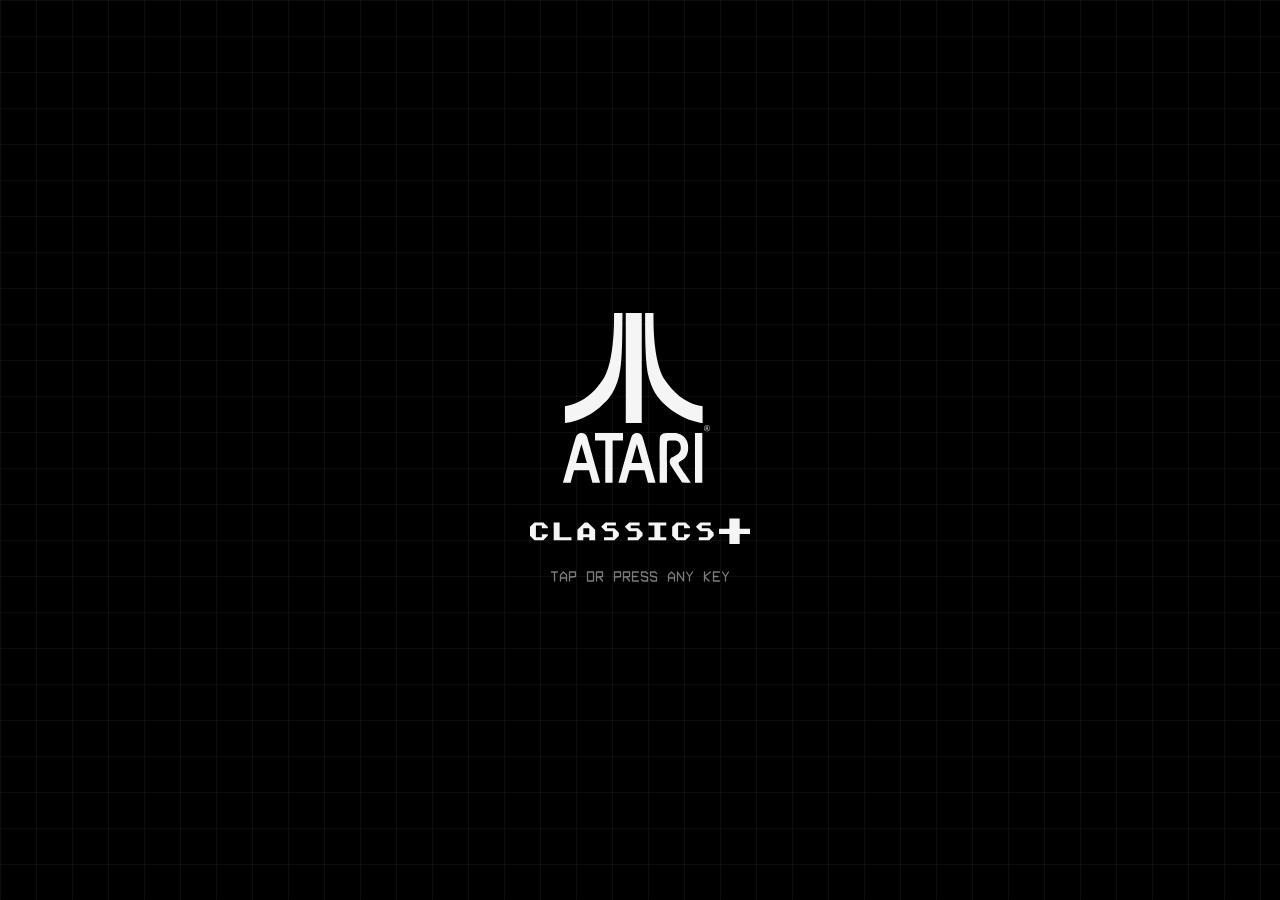
<file: originals/CP_MoonMiner.html>
<!DOCTYPE html>
<html lang="en">
<head>
<meta charset="utf-8">
<meta name="viewport" content="width=device-width, initial-scale=1, viewport-fit=cover">
<title>Moon Miner</title>
<style>
  /* Vector Arcade is dark-only by identity; the same tokens apply in every theme. */
  :root, :root[data-theme="dark"] {
    --bg-000:#14120c; --bg-space:#141b2a; --ink:#f5f5f5; --muted:#4a4a4a;
    --accent-blue:#96ebff; --brick-red:#e6483f; --brick-orange:#e69a3f;
    --brick-green:#57cf6b; --brick-yellow:#e8d94a; --ui-faint:rgba(245,245,245,0.12);
    color-scheme: dark;
  }
  @media (prefers-color-scheme: dark) {
    :root:not([data-theme="light"]) { --bg-000:#14120c; --ink:#f5f5f5; }
  }
  :root { box-sizing:border-box; padding-top:env(safe-area-inset-top,0px); padding-bottom:env(safe-area-inset-bottom,0px); }
  html { scroll-padding-top:env(safe-area-inset-top,0px); }
  html, body { margin:0; height:100%; overflow:hidden; background:#07090e; }
  body { touch-action:none; user-select:none; -webkit-user-select:none; -webkit-touch-callout:none; -webkit-tap-highlight-color:transparent; }
  #c { position:fixed; top:0; left:0; width:100%; height:100%; display:block; }
  #vig { position:fixed; top:0; left:0; right:0; bottom:0; pointer-events:none;
    background:radial-gradient(ellipse at center, rgba(0,0,0,0) 45%, rgba(0,0,0,0.85) 100%);
    opacity:0.3; transition:opacity 0.3s linear; }
  #safe { position:fixed; top:0; left:0; visibility:hidden; pointer-events:none;
    padding:env(safe-area-inset-top,0px) env(safe-area-inset-right,0px) env(safe-area-inset-bottom,0px) env(safe-area-inset-left,0px); }
  #pad { position:fixed; left:0; right:0; bottom:0; display:none; visibility:hidden;
    justify-content:space-between; align-items:center; box-sizing:border-box;
    padding:12px calc(16px + env(safe-area-inset-right,0px)) calc(14px + env(safe-area-inset-bottom,0px)) calc(16px + env(safe-area-inset-left,0px)); }
  #pad .grp { display:flex; gap:12px; }
  .tb { width:72px; height:72px; padding:0; margin:0; border-radius:0; background:rgba(245,245,245,0.03);
    border:2px solid rgba(245,245,245,0.5); color:#f5f5f5; display:flex; align-items:center; justify-content:center;
    box-shadow:0 0 8px rgba(245,245,245,0.12); touch-action:none; -webkit-tap-highlight-color:transparent; }
  .tb svg { filter:none; }
  .tb.on { border-color:#f5f5f5; background:rgba(245,245,245,0.12); }
  #b-thr { width:132px; color:#e69a3f; border-color:rgba(230,154,63,0.7); box-shadow:0 0 8px rgba(230,154,63,0.18);
    font:700 13px/16px 'Courier New', Courier, monospace; letter-spacing:1.5px; text-shadow:0 0 6px currentColor; }
  #b-thr.on { border-color:#e69a3f; background:rgba(230,154,63,0.14); }
  #intro { position:fixed; top:0; left:0; right:0; bottom:0; z-index:1000; background-color:#000;
    background-image:linear-gradient(rgba(245,245,245,0.05) 1px, transparent 1px), linear-gradient(90deg, rgba(245,245,245,0.05) 1px, transparent 1px);
    background-size:36px 36px; display:flex; flex-direction:column; align-items:center; justify-content:center; gap:22px;
    transition:opacity 0.5s ease; cursor:pointer; }
  #intro .logo { width:clamp(140px, 42vw, 220px); }
  #intro canvas { display:block; opacity:0.5; }
</style>
</head>
<body>
<canvas id="c"></canvas>
<div id="vig"></div>
<div id="safe"></div>
<div id="pad">
  <div class="grp">
    <button class="tb" id="b-l" aria-label="Rotate left"><svg viewBox="0 0 24 24" width="26" height="26"><path d="M16 4 L6 12 L16 20 Z" fill="none" stroke="currentColor" stroke-width="2"/></svg></button>
    <button class="tb" id="b-r" aria-label="Rotate right"><svg viewBox="0 0 24 24" width="26" height="26"><path d="M8 4 L18 12 L8 20 Z" fill="none" stroke="currentColor" stroke-width="2"/></svg></button>
  </div>
  <button class="tb" id="b-thr" aria-label="Thrust">THRUST</button>
</div>
<div id="intro">
  <div class="logo"><svg style="width:100%;height:auto;display:block" viewBox="0 0 65.702026 69.048576" xmlns="http://www.w3.org/2000/svg">
    <g transform="translate(-88.264707,-124.80106)">
      <path fill="#f5f5f5" d="m 98.150911,175.37773 c 0.0161,-0.0666 0.87711,-3.13534 1.913439,-6.81936 1.47752,-5.25239 1.91772,-6.76223 2.03935,-6.9948 0.18769,-0.35887 0.53653,-0.69313 0.83109,-0.79632 0.29152,-0.10212 0.82051,-0.13368 1.16172,-0.0693 0.52041,0.0982 0.88114,0.38526 1.14519,0.91133 0.103,0.20521 0.58973,1.90719 3.26432,11.41456 l 0.68969,2.45163 -1.11691,0.0117 c -0.6143,0.006 -1.12499,0.003 -1.13486,-0.006 -0.01,-0.01 -0.25025,-0.85241 -0.53418,-1.87231 l -0.51623,-1.85436 -2.23336,-0.0114 -2.23336,-0.0114 -0.24844,0.88693 c -0.13663,0.4878 -0.37161,1.33018 -0.52217,1.87195 l -0.27374,0.98503 -1.130369,0.0117 -1.13037,0.0117 z m 7.102449,-5.86716 c -0.0453,-0.21645 -1.55763,-5.44996 -1.58194,-5.47427 -0.013,-0.013 -0.0311,-0.0155 -0.0402,-0.006 -0.009,0.0101 -0.36457,1.23969 -0.78992,2.73255 -0.42536,1.49288 -0.7837,2.74879 -0.79632,2.79092 -0.0216,0.072 0.075,0.0766 1.60531,0.0766 h 1.62825 z m 5.48662,-0.33929 v -6.32609 h -1.53227 -1.53227 v -1.09447 -1.09448 h 4.18091 4.18091 v 1.09392 1.09392 l -1.54322,0.0115 -1.54321,0.0115 -0.0111,6.31514 -0.0111,6.31514 h -1.09433 -1.09433 z m 3.94012,6.29236 c 0,-0.0194 0.85628,-3.07795 1.90284,-6.79683 1.41444,-5.02609 1.94268,-6.84222 2.05803,-7.07562 0.1864,-0.37716 0.53202,-0.71522 0.84235,-0.82394 0.29151,-0.10212 0.8205,-0.13368 1.16171,-0.0693 0.51978,0.0981 0.88119,0.38535 1.14427,0.90952 0.0632,0.12588 0.2806,0.8154 0.48316,1.53227 0.20256,0.71686 1.0603,3.7617 1.90609,6.76631 0.84578,3.00461 1.54887,5.49181 1.56241,5.52712 0.0212,0.0554 -0.13191,0.0642 -1.11747,0.0642 h -1.1421 l -0.0279,-0.11105 c -0.0153,-0.0611 -0.24919,-0.90328 -0.51969,-1.87156 l -0.49181,-1.76051 -2.2038,-0.0114 c -1.29652,-0.007 -2.22035,0.005 -2.244,0.0288 -0.0221,0.0221 -0.27038,0.8645 -0.55172,1.87197 l -0.51152,1.83177 -1.12543,0.0117 c -0.61899,0.006 -1.12544,-0.004 -1.12544,-0.0235 z m 7.12146,-5.95307 c -0.0507,-0.23967 -1.55285,-5.4455 -1.57872,-5.47137 -0.0146,-0.0146 -0.0336,-0.0184 -0.0422,-0.008 -0.009,0.01 -0.36423,1.23968 -0.79023,2.73255 -0.42598,1.49286 -0.78471,2.74878 -0.79716,2.79092 -0.0213,0.072 0.0755,0.0766 1.60561,0.0766 h 1.62825 z m 5.18125,-0.59102 c 5.7e-4,-7.10958 -0.006,-6.9028 0.23273,-7.37334 0.1327,-0.26187 0.44784,-0.56061 0.71697,-0.67966 0.38998,-0.17251 0.78179,-0.20717 2.36007,-0.20878 1.13347,-0.001 1.58406,0.0142 1.86834,0.0638 1.3008,0.22684 2.36449,1.0354 2.91793,2.21804 0.61232,1.30848 0.56384,3.26556 -0.11145,4.49818 -0.33466,0.61086 -0.74461,1.01649 -1.45098,1.43566 -0.57299,0.34003 -0.70429,0.43714 -0.80238,0.59342 -0.10796,0.17201 -0.0899,0.42137 0.0505,0.69646 0.051,0.10001 0.86048,1.33316 1.79879,2.74032 0.93831,1.40716 1.69973,2.56303 1.69205,2.56859 -0.008,0.006 -0.5853,0.001 -1.28358,-0.009 l -1.26959,-0.0196 -1.71366,-2.58875 c -0.94251,-1.42382 -1.75667,-2.67467 -1.80925,-2.77968 -0.32636,-0.65171 -0.24151,-1.52054 0.19046,-1.95048 0.12986,-0.12924 0.3318,-0.2461 0.72132,-0.41743 0.93756,-0.41235 1.44385,-0.77396 1.80857,-1.29173 0.29565,-0.41971 0.40631,-0.79266 0.40328,-1.35916 -0.006,-1.19058 -0.53134,-1.94261 -1.49937,-2.14779 -0.19654,-0.0417 -0.59126,-0.0618 -1.22202,-0.0623 -1.04417,-5.7e-4 -1.17252,0.0254 -1.32179,0.27023 -0.0875,0.14352 -0.0884,0.20377 -0.0885,6.26305 l -1.6e-4,6.11814 h -1.09448 -1.09448 l 5.7e-4,-6.57782 z m 10.55001,-0.84275 v -7.42056 h 1.09448 1.09448 v 7.42056 7.42057 h -1.09448 -1.09448 z m 3.21468,-8.02878 c -0.63804,-0.28978 -0.70191,-1.18152 -0.11352,-1.58469 0.12974,-0.0889 0.20675,-0.10549 0.48927,-0.10549 0.29487,0 0.35634,0.0145 0.50989,0.12099 0.4443,0.3079 0.52764,0.93252 0.17763,1.33116 -0.26844,0.30573 -0.70101,0.40257 -1.06327,0.23803 z m 0.59852,-0.0552 c 0.39237,-0.13309 0.58548,-0.42079 0.55601,-0.82834 -0.0394,-0.54536 -0.57629,-0.8819 -1.07463,-0.67368 -0.31592,0.132 -0.49271,0.4026 -0.49271,0.75415 0,0.35533 0.21402,0.6234 0.61291,0.76767 0.10993,0.0398 0.24216,0.0332 0.39842,-0.0198 z m -0.57354,-0.75945 v -0.54723 h 0.25431 c 0.3216,0 0.41989,0.0667 0.41989,0.28507 0,0.11905 -0.028,0.1867 -0.10229,0.24682 -0.0925,0.0749 -0.0959,0.09 -0.0359,0.15853 0.0664,0.0757 0.20825,0.33462 0.20825,0.37999 0,0.0132 -0.0294,0.0241 -0.0653,0.0241 -0.0359,0 -0.12644,-0.10835 -0.20118,-0.24078 -0.0903,-0.16002 -0.16386,-0.24079 -0.21927,-0.24079 -0.0719,0 -0.0834,0.0332 -0.0834,0.24079 0,0.21159 -0.0106,0.24078 -0.0876,0.24078 -0.0829,0 -0.0875,-0.0292 -0.0875,-0.54724 z m 0.45655,-0.0907 c 0.15376,-0.15375 0.0424,-0.36899 -0.191,-0.36899 -0.0793,0 -0.0904,0.0269 -0.0904,0.21889 0,0.20259 0.008,0.2189 0.10632,0.2189 0.0585,0 0.13727,-0.0309 0.17511,-0.0688 z M 98.700721,155.1445 v -2.49092 l 0.29551,-0.0502 c 0.92506,-0.15724 2.302759,-0.56957 3.237019,-0.96878 2.9739,-1.27077 5.61456,-3.61997 7.81705,-6.95428 0.59811,-0.90546 1.19701,-2.27502 1.63106,-3.72992 1.07647,-3.60821 1.68337,-8.84555 1.68493,-14.54043 l 4.5e-4,-1.60888 h 1.25488 1.25489 l -0.029,3.81973 c -0.0636,8.37432 -0.29192,11.88615 -0.96953,14.91204 -0.57113,2.55038 -1.70301,4.9927 -3.15763,6.81336 -0.48272,0.60419 -1.89158,2.01971 -2.55641,2.56847 -2.59295,2.14031 -5.46102,3.63964 -8.34906,4.36463 -0.6404,0.16076 -1.738319,0.35613 -2.001339,0.35613 h -0.11281 z m 18.168349,-13.92626 v -16.41715 h 2.38596 2.38596 v 16.41718 16.41718 h -2.38596 -2.38596 z m 22.19602,16.34527 c -4.57629,-0.69678 -9.82575,-3.89642 -12.67601,-7.72625 -1.20937,-1.62501 -2.25666,-4.0189 -2.77474,-6.34251 -0.6868,-3.08034 -0.96396,-7.68775 -0.96584,-16.056 l -5.7e-4,-2.63769 h 1.24771 1.24771 v 1.78462 c 0,8.1359 1.21445,14.84359 3.26522,18.03452 1.18712,1.84712 2.80938,3.66835 4.40712,4.94766 1.90651,1.52656 4.33834,2.62838 6.69816,3.03483 l 0.29551,0.0509 v 2.49092 2.49092 l -0.16417,-0.005 c -0.0903,-0.002 -0.35133,-0.0328 -0.58008,-0.0676 z"/>
      <path fill="#f5f5f5" d="m 93.572536,191.32601 -1.326956,1.32696 h -2.653913 l -1.326956,-1.32696 v -2.65391 l 1.326956,-1.32696 h 2.653913 l 1.326956,1.32696 v 0.44232 h -1.769275 v -0.88464 h -1.769275 v 3.53855 h 1.769275 v -0.88464 h 1.769275 z m 7.077104,1.32696 h -5.307829 v -5.30783 h 1.769275 v 4.42319 h 3.538554 z m 7.0771,0 h -1.76928 v -0.88464 h -1.76927 v 0.88464 h -1.76928 v -3.09623 l 2.21159,-2.2116 h 0.88464 l 2.2116,2.2116 z m -1.76928,-1.76928 v -1.76927 h -1.76927 v 1.76927 z m 8.84638,0.44232 -1.32696,1.32696 h -3.09623 v -0.88464 h 2.65391 v -1.76927 h -2.21159 l -1.32696,-1.32696 1.32696,-1.32696 h 3.09623 v 0.88464 h -2.65391 v 0.88464 h 2.21159 l 1.32696,1.32696 z m 7.0771,0 -1.32696,1.32696 h -3.09623 v -0.88464 h 2.65391 v -1.76927 h -2.21159 l -1.32696,-1.32696 1.32696,-1.32696 h 3.09623 v 0.88464 h -2.65391 v 0.88464 h 2.21159 l 1.32696,1.32696 z m 7.07709,1.32696 h -5.30782 v -0.88464 h 1.76927 v -3.53855 h -1.76927 v -0.88464 h 5.30782 v 0.88464 h -1.76927 v 3.53855 h 1.76927 z m 7.07711,-1.32696 -1.32696,1.32696 h -2.65391 l -1.32696,-1.32696 v -2.65391 l 1.32696,-1.32696 h 2.65391 l 1.32696,1.32696 v 0.44232 h -1.76928 v -0.88464 h -1.76927 v 3.53855 h 1.76927 v -0.88464 h 1.76928 z m 7.0771,0 -1.32696,1.32696 h -3.09623 v -0.88464 h 2.65391 v -1.76927 h -2.21159 l -1.32696,-1.32696 1.32696,-1.32696 h 3.09623 v 0.88464 h -2.65391 v 0.88464 h 2.21159 l 1.32696,1.32696 z" aria-label="CLASSICS"/>
      <path fill="#f5f5f5" d="m 153.96671,190.76919 h -3.08045 v 3.08045 h -3.08045 v -3.08045 h -3.08045 v -1.54023 h 3.08045 v -3.08045 h 3.08045 v 3.08045 h 3.08045 z" aria-label="+"/>
    </g>
  </svg></div>
  <canvas id="intro-hint"></canvas>
</div>
<script>
(function(){
'use strict';
// ---------- tokens ----------
const C = { ink:'#f5f5f5', muted:'#4a4a4a', blue:'#96ebff', red:'#e6483f', orange:'#e69a3f', green:'#57cf6b',
  yellow:'#e8d94a', faint:'rgba(245,245,245,0.12)', grid:'rgba(245,245,245,0.05)', cross:'rgba(245,245,245,0.1)' };
// colour is meaning: red is worth the most, yellow the least
const MULT_COL = { 2:C.yellow, 3:C.green, 4:C.orange, 5:C.red };
const GLOW = { tight:0.42, wide:0.55 };

// ---------- vector font ----------
const VF = {
  "0":[[0,0],[8,0],[8,12],[0,12],[0,0],[8,12]], "1":[[4,0],[4,12],[3,10]],
  "2":[[0,12],[8,12],[8,7],[0,5],[0,0],[8,0]], "3":[[0,12],[8,12],[8,0],[0,0],"U",[0,6],[8,6]],
  "4":[[0,12],[0,6],[8,6],"U",[8,12],[8,0]], "5":[[0,0],[8,0],[8,6],[0,7],[0,12],[8,12]],
  "6":[[0,12],[0,0],[8,0],[8,5],[0,7]], "7":[[0,12],[8,12],[8,6],[4,0]],
  "8":[[0,0],[8,0],[8,12],[0,12],[0,0],"U",[0,6],[8,6]], "9":[[8,0],[8,12],[0,12],[0,7],[8,5]],
  "A":[[0,0],[0,8],[4,12],[8,8],[8,0],"U",[0,4],[8,4]], "B":[[0,0],[0,12],[4,12],[8,10],[4,6],[8,2],[4,0],[0,0]],
  "C":[[8,0],[0,0],[0,12],[8,12]], "D":[[0,0],[0,12],[4,12],[8,8],[8,4],[4,0],[0,0]],
  "E":[[8,0],[0,0],[0,12],[8,12],"U",[0,6],[6,6]], "F":[[0,0],[0,12],[8,12],"U",[0,6],[6,6]],
  "G":[[6,6],[8,4],[8,0],[0,0],[0,12],[8,12]], "H":[[0,0],[0,12],"U",[0,6],[8,6],"U",[8,12],[8,0]],
  "I":[[0,0],[8,0],"U",[4,0],[4,12],"U",[0,12],[8,12]], "J":[[0,4],[4,0],[8,0],[8,12]],
  "K":[[0,0],[0,12],"U",[8,12],[0,6],[6,0]], "L":[[8,0],[0,0],[0,12]],
  "M":[[0,0],[0,12],[4,8],[8,12],[8,0]], "N":[[0,0],[0,12],[8,0],[8,12]],
  "O":[[0,0],[0,12],[8,12],[8,0],[0,0]], "P":[[0,0],[0,12],[8,12],[8,6],[0,5]],
  "Q":[[0,0],[0,12],[8,12],[8,4],[0,0],"U",[4,4],[8,0]], "R":[[0,0],[0,12],[8,12],[8,6],[0,5],"U",[4,5],[8,0]],
  "S":[[0,2],[2,0],[8,0],[8,5],[0,7],[0,12],[6,12],[8,10]], "T":[[0,12],[8,12],"U",[4,12],[4,0]],
  "U":[[0,12],[0,2],[4,0],[8,2],[8,12]], "V":[[0,12],[4,0],[8,12]],
  "W":[[0,12],[2,0],[4,4],[6,0],[8,12]], "X":[[0,0],[8,12],"U",[0,12],[8,0]],
  "Y":[[0,12],[4,6],[8,12],"U",[4,6],[4,0]], "Z":[[0,12],[8,12],[0,0],[8,0],"U",[2,6],[6,6]],
  ".":[[3,0],[4,0]], "-":[[2,6],[6,6]], "!":[[4,0],[3,2],[5,2],[4,0],"U",[4,4],[4,12]],
  "?":[[0,8],[4,12],[8,8],[4,4],"U",[4,1],[4,0]], "+":[[1,6],[7,6],"U",[4,3],[4,9]],
  ":":[[4,2],[4,3],"U",[4,8],[4,9]], "/":[[1,0],[7,12]], "'":[[4,12],[4,9]], "%":[[0,12],[2,12],[2,10],[0,10],[0,12],"U",[8,12],[0,0],"U",[6,2],[8,2],[8,0],[6,0],[6,2]], " ":[]
};
function vtext(ctx, str, x, y, size, o){
  o = o || {}; str = String(str).toUpperCase();
  const cw = 12*size, tw = str.length*cw - 4*size;
  let sx = x; if (o.align==='center') sx = x - tw/2; else if (o.align==='right') sx = x - tw;
  ctx.save(); ctx.strokeStyle = o.color || C.ink; ctx.shadowColor = o.color || C.ink;
  ctx.shadowBlur = o.glow || 0; ctx.lineWidth = o.lw || 2; ctx.globalAlpha = o.alpha==null?1:o.alpha;
  ctx.lineCap='round'; ctx.lineJoin='round'; ctx.beginPath();
  for (let i=0;i<str.length;i++){
    const pts = VF[str[i]]; if (!pts) continue; let up = true;
    for (const p of pts){ if (p==='U'){up=true;continue;}
      const px = sx+i*cw+p[0]*size, py = y-p[1]*size;
      if (up) ctx.moveTo(px,py); else ctx.lineTo(px,py); up=false; }
  }
  ctx.stroke(); ctx.restore();
}
const textW = (s, size) => String(s).length*12*size - 4*size;
const pad6 = n => String(Math.max(0, Math.floor(n))).padStart(6,'0');
const clamp = (v,a,b) => v<a?a:v>b?b:v;
const lerp = (a,b,t) => a+(b-a)*t;
const rnd = (a,b) => a + Math.random()*(b-a);

// ---------- canvas & layout ----------
const cv = document.getElementById('c'), ctx = cv.getContext('2d');
const thrBtn = document.getElementById('b-thr');
const probe = document.getElementById('safe'), padEl = document.getElementById('pad'), vig = document.getElementById('vig');
const GL = [0,1,2].map(() => { const c = document.createElement('canvas'); return { c, x:c.getContext('2d') }; });
const WH = 900, FIELD_W = 470;                          // world size in units: a portrait playfield
let FX = 0, fieldL = 0, fieldR = 0;                     // playfield edges on screen this frame                // world height in units
let W=0, H=0, D=1, safe={t:0,r:0,b:0,l:0}, touch=false, bandH=0, viewH=0, k=1, WW=1000;

function readSafe(){
  const s = getComputedStyle(probe);
  safe = { t:parseFloat(s.paddingTop)||0, r:parseFloat(s.paddingRight)||0, b:parseFloat(s.paddingBottom)||0, l:parseFloat(s.paddingLeft)||0 };
}
function resize(){
  readSafe();
  W = Math.max(1, window.innerWidth); H = Math.max(1, window.innerHeight); D = Math.min(2, window.devicePixelRatio || 1);
  cv.width = Math.round(W*D); cv.height = Math.round(H*D);
  GL.forEach((g,i) => { const f = 2 << i; g.c.width = Math.max(1, Math.round(cv.width/f)); g.c.height = Math.max(1, Math.round(cv.height/f)); });
  bandH = touch ? padEl.offsetHeight : safe.b;
  viewH = Math.max(200, H - bandH);
  // FIXED PORTRAIT PLAYFIELD: the world is always FIELD_W x WH units on every screen (so every moon is
  // identical everywhere). It's scaled to fit, and on wide screens it sits centred with open space around it.
  k = Math.min(viewH / WH, W / FIELD_W);
  if (WW !== FIELD_W && pts.length && WW) rescaleWorld(FIELD_W / WW);
  WW = FIELD_W;
  FX = (W - WW*k) / 2;                                  // screen x where the playfield starts (0 on a phone)
  sizeStation();
}
function enableTouch(){
  if (touch) return; touch = true; resize();   // drag controller: no button band
}

// ---------- world ----------
let pts = [], pads = [], stars = [], parts = [];
function rescaleWorld(r){
  pts.forEach(p => p[0] *= r); pads.forEach(p => { p.x0 *= r; p.x1 *= r; (p.gems||[]).forEach(g => g.x *= r); (p.rocks||[]).forEach(q => q.x *= r); (p.tunnel||[]).forEach(t => t[0] *= r); (p.crystals||[]).forEach(c => c.x *= r); });
  ST.x *= r;
  volcanoes.forEach(v => v.x *= r); lava.forEach(b => b.x *= r); saucers.forEach(sc => sc.x *= r); bugs.forEach(b => b.x *= r); vfx.forEach(f => f.x *= r);
  pads.forEach(p => (p.eggs || []).forEach(e => e.x *= r));
  stars.forEach(s => s.x *= r); parts.forEach(p => p.x *= r); L.x *= r;
}
function groundAt(x){
  if (!pts.length) return WH;
  if (x <= pts[0][0]) return pts[0][1];
  for (let i=1;i<pts.length;i++){
    if (x <= pts[i][0]){ const a = pts[i-1], b = pts[i]; const t = (x-a[0]) / ((b[0]-a[0]) || 1); return a[1] + (b[1]-a[1])*t; }
  }
  return pts[pts.length-1][1];
}
// ---------- space station ----------
const ST = { x:500, hw:180, yb:70, beam:240, bw:17, notch:17 };   // beam half-width matches the exit
function sizeStation(){ ST.hw = WW < 600 ? Math.max(70, WW*0.18) : Math.min(WW*0.24, 190); }
function placeStation(){ ST.x = WW < 600 ? WW/2 : WW*rnd(0.38, 0.62); sizeStation(); }
function inStation(x, y){
  return x > ST.x - ST.hw && x < ST.x + ST.hw && y < ST.yb && !(Math.abs(x - ST.x) < ST.notch && y > ST.yb - 12);
}
// ---------- LEVEL RULES (progression mode) ----------
// Each moon is a fixed layout (seeded), one tank of fuel, and a gem-value QUOTA. Reach the quota and the
// tractor beam switches on, reaching down to the ground. Crash or run dry and the moon restarts.
const QUOTA_SHARE = 0.2;                                // quota = this share of all the gem value buried on the moon
let quota = 0, levelSeed = 1, failT = 0, quotaAnnounced = false, quotaT = 99, retryUI = null;
const cargoValue = () => cargo.reduce((a, g) => a + g.v, 0);
let mission = 'moon', rescue = null;                   // 'moon' (dig for a quota) or 'rescue' (wreck with survivors)
const RESCUE_PERSON = 80;                               // credits per survivor brought home
// rescue: the beam is open as soon as you've reached the wreck; you dock whenever you've salvaged enough
const rescueValue = () => rescue ? rescue.saved*RESCUE_PERSON + cargoValue() : 0;
const rescueStars = () => { const k = rescue && rescue.worth ? rescueValue()/rescue.worth : 0; return k >= 0.9 ? 3 : k >= 0.6 ? 2 : k >= 0.3 ? 1 : 0; };
const quotaMet = () => mission === 'casino' ? true : mission === 'rescue' ? !!rescue && rescue.reached : quota > 0 && cargoValue() >= quota;
const beamOn = () => quotaMet();
// normal length: you fly up to it when you're done, so it never grabs you while you're still working the sites
const beamLen = () => state === 'raid' ? RAID_BEAM() : ST.beam;
function seeded(seed){ let a = seed >>> 0; return () => { a |= 0; a = a + 0x6D2B79F5 | 0; let t = Math.imul(a ^ a >>> 15, 1 | a); t = t + Math.imul(t ^ t >>> 7, 61 | t) ^ t; return ((t ^ t >>> 14) >>> 0) / 4294967296; }; }
function withSeed(seed, fn){ const orig = Math.random; Math.random = seeded(seed); try { fn(); } finally { Math.random = orig; } }
function buildLevel(){                                  // same moon = same terrain, pads, hazards and buried gems
  if (mission === 'casino'){
    withSeed(levelSeed, () => { genTerrain(); pads = []; volcanoes = []; lava = []; vfx = []; saucers = []; buildCasinoStation(); });
    pts = [[0, WH + 260], [WW, WH + 260]];               // open space: nothing below but the drop
    gems = []; rocks = []; quota = 1; hazT = 0; return;
  }
  if (mission === 'rescue'){ withSeed(levelSeed, () => { genTerrain(); pads = []; volcanoes = []; lava = []; vfx = []; buildWreck(); }); gems = []; rocks = []; quota = 1; hazT = 0; return; }
  withSeed(levelSeed, () => { genTerrain(); for (const p of pads) seedDeposits(p); });
  gems = []; rocks = [];
  const total = pads.reduce((a, p) => a + p.gems.reduce((b, g) => b + GEM_VAL[g.kind]*p.mult, 0), 0);
  quota = Math.max(300, Math.round(total * QUOTA_SHARE / 50) * 50);
  hazT = 0;
}
function startLevel(node){
  mission = 'moon'; rescue = null;
  wave = node.level; levelSeed = node.level*9973 + 17; mapPos = node;
  restartLevel(true);
}
function startCasinoTrip(node){                        // fly down to the Lucky Star, land on its deck, play, fly home
  mission = 'casino';
  wave = node.level; levelSeed = node.level*4441 + 77; mapPos = node;
  restartLevel(true);
}
function startRescue(node){
  mission = 'rescue';
  wave = node.level; levelSeed = node.level*6007 + 911; mapPos = node;
  restartLevel(true);
}
function restartLevel(first){
  buildLevel(); cargo = []; parts = []; floaters = []; rings = []; lava = []; bugs = []; drillBroken = false;
  quotaAnnounced = false; failT = 0; fuel = FUELMAX; newRound();
  if (!first){ msg = ''; }
}
const inBeam = () => Math.abs(L.x - ST.x) < ST.bw && L.y > ST.yb && L.y < ST.yb + beamLen();
function genTerrain(){
  placeStation();
  // how many dig sites: moon 1 has one easy wide pad, moon 2 two, then 1-3 varying (seeded, so fixed per moon)
  const n = wave <= 1 ? 1 : wave <= 3 ? 2 : [1, 2, 3, 3, 2, 3, 3][Math.floor(Math.random()*7)];
  const mults = wave <= 1 ? [3] : [2,3,4,5].sort(() => Math.random()-0.5).slice(0, n);
  const shrink = Math.max(0.72, 1 - (wave-1)*0.04);
  const baseW = { 2:74, 3:56, 4:44, 5:36 };
  const slotW = (WW - 40) / n;
  pads = mults.map((m, i) => {
    const w = Math.max(30, baseW[m]*shrink) * (wave <= 1 ? 1.4 : 1);   // the first pad is extra wide
    const s0 = 20 + i*slotW + 12, s1 = 20 + (i+1)*slotW - 12 - w;
    const x0 = s1 > s0 ? rnd(s0, s1) : s0;
    return { x0, x1:x0+w, y:rnd(560, 830), mult:m };
  });
  // rolling hills: alternate up and down, then round every corner (pads stay flat)
  const chaikin = (run) => {
    for (let it=0; it<3; it++){
      const out = [run[0]];
      for (let i=0;i<run.length-1;i++){
        const a = run[i], b = run[i+1];
        out.push([a[0]*0.75 + b[0]*0.25, a[1]*0.75 + b[1]*0.25], [a[0]*0.25 + b[0]*0.75, a[1]*0.25 + b[1]*0.75]);
      }
      out.push(run[run.length-1]); run = out;
    }
    return run;
  };
  const hillRun = (x0, y0, x1, y1) => {
    const run = [[x0, y0]];
    let x = x0, y = y0, dir = Math.random() < 0.5 ? -1 : 1;
    while (x1 - x > 70){
      x = Math.min(x1 - 30, x + rnd(55, 110));
      y = clamp(y + dir*rnd(50, 150), 380, 870); dir = -dir;
      if (x1 - x < 110) y = lerp(y, y1, 0.6);
      run.push([x, y]);
    }
    run.push([x1, y1]);
    return chaikin(run);
  };
  pts = [];
  let cx = 0, cy = rnd(500, 820);
  for (const p of pads){
    const r = hillRun(cx, cy, p.x0, p.y);
    if (pts.length) r.shift();
    pts.push(...r, [p.x1, p.y]);
    cx = p.x1; cy = p.y;
  }
  const tail = hillRun(cx, cy, WW, rnd(500, 820)); tail.shift(); pts.push(...tail);
  placeVolcano(); placeSaucer();
  stars = [];
  for (let i=0;i<Math.round(WW/10);i++){
    const sx = rnd(0, WW), g = groundAt(sx);
    const sy = rnd(10, g - 40); if (inStation(sx, sy) || (Math.abs(sx - ST.x) < ST.hw && sy < ST.yb + 20)) continue;
    stars.push({ x:sx, y:sy, s:Math.random() < 0.2 ? 2 : 1, a:rnd(0.2, 0.6) });
  }
}

// ---------- hazards ----------
// VOLCANO: a small cone beside one of the better pads, erupting on a fixed 6 s cycle
// (quiet, rumble, erupt) so the player can learn the timing.
let volcanoes = [], lava = [], saucers = [], bugs = [], hazT = 0, vfx = [];   // vfx: harmless crater bubbles and drips
const VOLC = { cycle:6, rumble:3.4, erupt:4.4 };
const LAVA_HOT = 0.9;                                  // seconds a blob stays dangerous
const lavaHot = b => b.age < LAVA_HOT;
// level plan: how many of each hazard a wave gets (wave 2 onward is the hard layout)
// hazards arrive gradually: saucers from moon 3, volcanoes from moon 4, doubled up from moons 6 / 7
const levelPlan = () => ({ volcanoes: wave < 4 ? 0 : wave < 7 ? 1 : 2, saucers: wave < 3 ? 0 : wave < 6 ? 1 : 2 });
function placeVolcano(){
  volcanoes = []; lava = []; vfx = [];
  const want = levelPlan().volcanoes, used = new Set();
  const byValue = pads.slice().sort((a, b) => b.mult - a.mult);
  for (let n = 0; n < want; n++){
    let placed = false;
    // prefer a different pad for each volcano; fall back to the other side of a used one
    for (const pad of byValue.filter(p => !used.has(p)).concat(byValue)){
      for (const side of Math.random() < 0.5 ? [-1, 1] : [1, -1]){
        const vx = side < 0 ? pad.x0 - rnd(32, 50) : pad.x1 + rnd(32, 50);
        if (vx < 30 || vx > WW - 30) continue;
        if (pads.some(q => vx + 24 > q.x0 && vx - 24 < q.x1)) continue;
        if (volcanoes.some(v => Math.abs(v.x - vx) < 60)) continue;
        if (Math.abs(vx - ST.x) < 30) continue;
        const gl = groundAt(vx - 22), gr = groundAt(vx + 22), top = Math.min(gl, gr, groundAt(vx)) - 30;
        pts = pts.filter(p => p[0] < vx - 22 || p[0] > vx + 22);
        pts = pts.concat([[vx - 22, gl], [vx - 6, top], [vx + 6, top], [vx + 22, gr]]).sort((a, b) => a[0] - b[0]);
        // each volcano runs the same cycle, offset so they don't erupt together
        volcanoes.push({ x:vx, top, pad, phase: n === 0 ? rnd(0, VOLC.cycle) : (volcanoes[0].phase + VOLC.cycle/2) % VOLC.cycle, state:'quiet' });
        used.add(pad); placed = true; break;
      }
      if (placed) break;
    }
  }
}
// SAUCERS: sweep across at fixed heights, pause off-screen, then sweep back.
// With two, they fly opposite ways at clearly different heights.
function placeSaucer(){
  const n = levelPlan().saucers, sp = 55 + wave*5;
  const y0 = rnd(240, 300);
  saucers = n > 0 ? [{ x:-40, y:y0, dir:1, speed:sp, wait:1.5 }] : [];
  if (n > 1) saucers.push({ x:WW + 40, y:y0 + rnd(90, 120), dir:-1, speed:sp*0.85, wait:1.5 });
}
function updateHazards(dt){
  hazT += dt;
  for (const v of volcanoes){
    const vt = (hazT + v.phase) % VOLC.cycle;
    v.state = vt < VOLC.rumble ? 'quiet' : vt < VOLC.erupt ? 'rumble' : 'erupt';
    if (v.state === 'erupt' && Math.random() < dt*26){
      const a = rnd(-0.5, 0.5), sp = rnd(105, 150);
      lava.push({ x:v.x + rnd(-4, 4), y:v.top - 2, vx:Math.sin(a)*sp, vy:-Math.cos(a)*sp, age:0, c:[C.orange, C.red, C.yellow][(Math.random()*3)|0] });
    }
    if (v.state === 'rumble' && Math.random() < dt*10)
      parts.push({ x:v.x + rnd(-5, 5), y:v.top - 2, vx:rnd(-8, 8), vy:-rnd(10, 25), life:0, max:rnd(0.4, 0.8), col:C.muted, sz:2, g:0, fr:0.95 });
    // molten crater: bubbling lava in the mouth, drips down the sides
    const busy = v.state === 'quiet' ? 1 : v.state === 'rumble' ? 2.5 : 1.5;
    if (Math.random() < dt*14*busy) vfx.push({ k:'bub', v, x:v.x + rnd(-5, 5), y:v.top - 0.5, vy:-rnd(6, 16)*busy, life:0, c:[C.orange, C.red, C.yellow][(Math.random()*3)|0] });
    if (Math.random() < dt*1.6){ const side = Math.random() < 0.5 ? -1 : 1;
      vfx.push({ k:'drip', v, x:v.x + side*6, dir:side, sp:rnd(4, 8), life:0, max:rnd(2.2, 3.4), c:Math.random() < 0.6 ? C.orange : C.red }); }
  }
  for (const f of vfx){
    f.life += dt;
    if (f.k === 'bub'){ f.vy += 45*dt; f.y += f.vy*dt; }
    else { f.x += f.dir*f.sp*dt; f.sp *= Math.pow(0.8, dt); f.y = groundAt(f.x) - 1; }
  }
  vfx = vfx.filter(f => f.k === 'bub' ? f.y < f.v.top + 0.5 : f.life < f.max && Math.abs(f.x - f.v.x) < 22);
  for (const b of lava){ b.vy += 80*dt; b.x += b.vx*dt; b.y += b.vy*dt; b.age += dt; }
  lava = lava.filter(b => { if (b.y < groundAt(b.x)) return true;
    if (lavaHot(b)) for (let i=0;i<3;i++) parts.push({ x:b.x, y:groundAt(b.x) - 1, vx:rnd(-30, 30), vy:-rnd(10, 40), life:0, max:0.4, col:b.c, sz:2, g:60, fr:0.9 });
    return false; });
  for (const sc of saucers){
    if (sc.wait > 0){ sc.wait -= dt; continue; }
    sc.x += sc.dir*sc.speed*dt;
    if ((sc.dir > 0 && sc.x > WW + 40) || (sc.dir < 0 && sc.x < -40)){ sc.dir *= -1; sc.wait = 2.5; }
  }
  // collisions with the lander (flying, parked, or being pulled up the beam)
  if (L.alive && (state === 'play' || state === 'beam')){
    // only hot lava hurts, and never while you're parked on a pad: landing is always safe
    if (!L.grounded) for (const b of lava) if (lavaHot(b) && Math.hypot(b.x - L.x, b.y - L.y) < 11) return crash('HIT BY LAVA');
    for (const sc of saucers) if (sc.wait <= 0 && Math.abs(sc.x - L.x) < 22 && Math.abs(sc.y - L.y) < 16) return crash('HIT THE SAUCER');
  }
}
function drawHazardsWorld(t, S){
  for (const v of volcanoes){                         // crater mouth glows, brighter before and during an eruption
    const hot = v.state === 'erupt' || (v.state === 'rumble' && Math.floor(t*8) % 2 === 0);
    ctx.globalAlpha = hot ? 1 : 0.55 + 0.2*Math.sin(t*3);
    ctx.strokeStyle = hot ? C.orange : C.red; ctx.lineWidth = 2.4/S; ctx.beginPath(); ctx.moveTo(v.x - 6, v.top); ctx.lineTo(v.x + 6, v.top); ctx.stroke();
    ctx.globalAlpha = 1;
  }
  for (const f of vfx){
    if (f.k === 'bub'){ const z = 2.5/S; ctx.fillStyle = f.c; ctx.fillRect(f.x - z/2, f.y - z/2, z, z); }
    else { const c = clamp(f.life / f.max, 0, 1), z = (3 - c)/S;     // drips cool as they creep down
      ctx.fillStyle = mixHex(f.c, '#3a3a3a', c); ctx.fillRect(f.x - z/2, f.y - z, z, z); }
  }
  for (const b of lava){                              // hot = bright, then cools to small dark grey (harmless)
    const c = clamp((b.age - LAVA_HOT) / 0.45, 0, 1), z = (4 - 2*c)/S;
    ctx.fillStyle = c > 0 ? mixHex(b.c, '#3a3a3a', c) : b.c; ctx.fillRect(b.x - z/2, b.y - z/2, z, z);
  }
  for (const sc of saucers){
    if (sc.wait > 0) continue;
    ctx.save(); ctx.translate(sc.x, sc.y);
    ctx.strokeStyle = C.ink; ctx.lineWidth = 1.8/S; ctx.lineJoin = 'miter'; ctx.beginPath();
    ctx.moveTo(-16, 0); ctx.lineTo(-9, -4); ctx.lineTo(9, -4); ctx.lineTo(16, 0); ctx.lineTo(9, 4); ctx.lineTo(-9, 4); ctx.closePath();
    ctx.moveTo(-6, -4); ctx.lineTo(-3, -9); ctx.lineTo(3, -9); ctx.lineTo(6, -4);
    ctx.moveTo(-16, 0); ctx.lineTo(16, 0); ctx.stroke();
    const on = Math.floor(t*6) % 3; ctx.fillStyle = C.red;
    for (let i=0;i<3;i++) if (i === (sc.dir > 0 ? on : 2 - on)){ const z = 2.5; ctx.fillRect(-8 + i*8 - z/2, 1.5 - z/2, z, z); }
    ctx.restore();
  }
}
// ---------- RAID interlude: a rival (red) station below attacks yours ----------
// Zero-g duel between the two stations. Shove the red lander with your exhaust or ram it to send it
// spinning, get into THEIR beam to drop a bomb, and stop their lander reaching YOUR beam.
let raid = null;
const RAID_G = 12;
const BOMBER_WIN = [-1.5, -4, 3, 2];                   // raid bomber window: x, y, w, h (the usual one is -2, -5.5, 4, 3)
const FUSE = 5, BLAST_R = 230;                          // after the drop: seconds to get clear, and how far is clear
const raidDue = () => wave === 2 || (wave > 2 && (wave - 2) % 3 === 0);
const RAID_BEAM = () => ST.beam*0.75;                  // both beams are 25% shorter in the raid
const ST2 = () => ({ x:ST.x + (raid ? raid.off : 0), top:WH - 70, hw:ST.hw, n:ST.notch, beam:RAID_BEAM(), bw:ST.bw });
const RAID_ROT = 3.6;
const GUARD = 70;                                       // a lander this close to a beam blocks the bomb drop
function nearBeam(o, bx, y0, y1, bw){                   // distance from a lander to a beam's rectangle
  const dx = Math.max(Math.abs(o.x - bx) - bw, 0), dy = Math.max(y0 - o.y, 0, o.y - y1);
  return Math.hypot(dx, dy) < GUARD;
}                                   // quick, unlimited rotation out here
// the stern (feet / nozzle end) must face the target station, within about 40 degrees
const sternToward = (o, tx, ty) => { const dx = tx - o.x, dy = ty - o.y, d = Math.hypot(dx, dy) || 1; return (-Math.sin(o.a)*dx + Math.cos(o.a)*dy) / d > 0.76; };
function inStation2(x, y){ const s2 = ST2(); return x > s2.x - s2.hw && x < s2.x + s2.hw && y > s2.top && !(Math.abs(x - s2.x) < s2.n && y < s2.top + 12); }
function startRaid(){
  // your station sits dead centre; theirs is set off to one side so the two beams don't line up
  const homeX = ST.x; ST.x = WW/2;
  const side = Math.random() < 0.5 ? -1 : 1, off = side * Math.min(WW*rnd(0.14, 0.2), WW/2 - ST.hw - 10);
  raid = { off, homeX };
  const s2 = ST2();
  raid = { off, homeX, phase:'ready', t:0, msgT:0, bomb:null,
    E:{ x:s2.x, y:s2.top + 2, vx:0, vy:0, a:0, av:0, thr:false, out:false } };
  lava = []; vfx = []; bugs = []; parts = [];
  L.x = ST.x; L.y = ST.yb + 2; L.vx = L.vy = 0; L.a = Math.PI; L.av = 0; L.alive = true; L.grounded = null; L.thr = false;   // nose down
  fuel = FUELMAX; lowWarned = false;                   // raids start on a full tank
  state = 'raid'; stateT = 0; sfxBeam();
}
function raidRelease(){ if (raid && raid.phase === 'ready'){ raid.phase = 'fight'; raid.t = 0; L.vy = 16; thrLock = true; sfxLaunch(); } }
function pushWalls(o){                                     // screen edges and both hulls are solid in the raid
  if (o.x < 12){ o.x = 12; o.vx = Math.abs(o.vx)*0.4; } else if (o.x > WW - 12){ o.x = WW - 12; o.vx = -Math.abs(o.vx)*0.4; }
  if (inStation(o.x, o.y - 10)){ o.y += 2; o.vy = Math.abs(o.vy)*0.4; }
  if (inStation2(o.x, o.y + 11)){ o.y -= 2; o.vy = -Math.abs(o.vy)*0.4; }
  if (o.y < ST.yb - 20) { o.y = ST.yb - 20; o.vy = Math.abs(o.vy)*0.4; }
  if (o.y > WH - 50) { o.y = WH - 50; o.vy = -Math.abs(o.vy)*0.4; }
}
function emitFrom(o, dt, cols){
  const n = Math.max(1, Math.round(dt*170));
  for (let i=0;i<n;i++){
    const c = Math.cos(o.a), s2 = Math.sin(o.a), lx = rnd(-1.2, 1.2), ly = 5;
    const wx = o.x + lx*c - ly*s2, wy = o.y + lx*s2 + ly*c, sp = rnd(120, 190), j = rnd(-0.08, 0.08);
    parts.push({ x:wx, y:wy, vx:o.vx - Math.sin(o.a + j)*sp, vy:o.vy + Math.cos(o.a + j)*sp, life:0, max:rnd(0.5,0.85), col:cols[(Math.random()*cols.length)|0], sz:Math.random()<0.5?2:3, g:0, fr:0.95, under:true });
  }
}
function exhaustPush(src, dst, dt){                         // a thrusting engine shoves whatever is in its plume
  if (!src.thr) return;
  const dx = -Math.sin(src.a), dy = Math.cos(src.a);          // plume direction
  const rx = dst.x - (src.x + dx*6), ry = dst.y - (src.y + dy*6), along = rx*dx + ry*dy, side = rx*dy - ry*dx;
  if (along > 0 && along < 90 && Math.abs(side) < 12 + along*0.3){
    const f = 110 * (1 - along/90);
    dst.vx += dx*f*dt; dst.vy += dy*f*dt;
    if (dst.av !== undefined) dst.av += Math.sign(side || 1) * f * 0.03 * dt;
  }
}
function headButt(P, E){                                    // landers collide: bounce, and both get knocked into a spin
  const dx = E.x - P.x, dy = E.y - P.y, d = Math.hypot(dx, dy);
  if (d >= 22 || d === 0) return;
  const nx = dx/d, ny = dy/d, vr = (E.vx - P.vx)*nx + (E.vy - P.vy)*ny;
  const push = (22 - d)/2; P.x -= nx*push; P.y -= ny*push; E.x += nx*push; E.y += ny*push;
  if (vr >= 0) return;
  const j = -1.6*vr/2;
  P.vx -= j*nx; P.vy -= j*ny; E.vx += j*nx; E.vy += j*ny;
  const tv = (E.vx - P.vx)*(-ny) + (E.vy - P.vy)*nx;          // glancing blows set the spin direction
  const sp = Math.sign(tv || (Math.random() - 0.5)) * clamp(1.2 + j*0.09, 0, 6);
  E.av += sp; P.av = (P.av || 0) - sp*0.6;                    // both get knocked; the one rammed spins harder
  shake = Math.max(shake, clamp(j/60, 0.1, 0.35)); tone(120, 0.12, 0, 0.1, 'square', 60); noise(0.15, 0.3, 1400);
}
function updateRaid(dt){
  const R_ = raid, E = R_.E, s2 = ST2();
  R_.t += dt;
  if (R_.phase === 'ready'){ L.x = ST.x; L.y = ST.yb + 2 + Math.sin(stateT*2.2)*0.6; L.vx = L.vy = 0; L.a = Math.PI; }
  // player (same controls as flying, with a light gravity toward their station)
  if (R_.phase === 'fight' || R_.phase === 'escape'){
    const left = keys.left || tb.left, right = keys.right || tb.right, thr = keys.thrust || tb.thrust;
    const turn = (right ? 1 : 0) - (left ? 1 : 0);
    if (turn) L.a += turn*RAID_ROT*dt;
    L.a += (L.av || 0)*dt; L.av = (L.av || 0) * Math.pow(0.1, dt);
    if (!thr) thrLock = false;
    L.thr = thr && !thrLock && fuel > 0;
    if (fuel <= LOW_FUEL && fuel > 0){                  // same low-fuel alarm as on the moons
      if (!lowWarned){ lowWarned = true; lowT = 0; tone(880, 0.12, 0, 0.09); tone(660, 0.12, 0.14, 0.09); tone(880, 0.12, 0.28, 0.09); flash = 0.1; }
      beepT -= dt; if (beepT <= 0){ sfxBeep(); beepT = 0.7; }
    }
    lowT += dt;
    if (L.thr){ L.vx += Math.sin(L.a)*THRUST*dt; L.vy -= Math.cos(L.a)*THRUST*dt; fuel = Math.max(0, fuel - BURN*dt); emitExhaust(dt); parts.forEach(p => p.under = true); }
    L.vy += RAID_G*dt;                                // light pull toward the rival station below
    L.vx *= Math.pow(0.7, dt); L.vy *= Math.pow(0.7, dt);
    L.x += L.vx*dt; L.y += L.vy*dt; pushWalls(L);
  }
  // red lander: launches after a beat, flies for your beam, and has to recover when spun
  if ((R_.phase === 'escape' && R_.enemyBombed) || ((R_.phase === 'won' || R_.phase === 'lost' || R_.phase === 'tie') && E.out)){   // done: the red lander drifts
    E.thr = false; E.a += E.av*dt; E.av *= Math.pow(0.5, dt); E.vy += RAID_G*dt; E.vx *= Math.pow(0.7, dt); E.vy *= Math.pow(0.7, dt);
    E.x += E.vx*dt; E.y += E.vy*dt; pushWalls(E);
  } else if (R_.phase !== 'won' && R_.phase !== 'lost' && R_.phase !== 'tie' && R_.t > (R_.phase === 'ready' ? 1e9 : 1.2)){
    E.out = true;
    const inOurBeam = Math.abs(E.x - ST.x) < ST.bw && E.y > ST.yb && E.y < ST.yb + RAID_BEAM();
    // it also turns back to defend its own beam when you're at it and it isn't too far away
    const defend = R_.phase === 'fight' && nearBeam(L, s2.x, s2.top - s2.beam, s2.top, s2.bw) && Math.hypot(E.x - s2.x, E.y - (s2.top - s2.beam/2)) < 260;
    const guarded = defend || (R_.phase === 'fight' && nearBeam(L, ST.x, ST.yb, ST.yb + RAID_BEAM(), ST.bw));
    E.mode = guarded ? 'clear' : 'attack';
    // clear: ram the defending lander away from the beam; attack: go for the beam
    const gx = guarded ? L.x : ST.x, gy = guarded ? L.y : ST.yb + 70;
    const tx = gx - E.x, ty = gy - E.y, td = Math.hypot(tx, ty) || 1;
    const spd = (guarded ? 85 : 62) + wave*3, avx = tx/td*spd - E.vx, avy = ty/td*spd - E.vy, need = Math.hypot(avx, avy);
    const want = inOurBeam && !guarded ? Math.PI : Math.atan2(avx, -avy);   // in a clear beam: flip so the stern faces the station
    let err = want - E.a; err = Math.atan2(Math.sin(err), Math.cos(err));
    const spinning = Math.abs(E.av) > 2.5;
    E.av += (clamp(err*3.5, -2.2, 2.2) - E.av) * Math.min(1, dt*(spinning ? 0.6 : 3));   // spin fades before it regains control
    E.a += E.av*dt;
    E.thr = !spinning && !(inOurBeam && !guarded) && Math.abs(err) < 0.4 && need > 6;
    if (E.thr){ E.vx += Math.sin(E.a)*THRUST*0.75*dt; E.vy -= Math.cos(E.a)*THRUST*0.75*dt; emitFrom(E, dt, [C.red, C.red, C.orange]); }
    E.vy += RAID_G*dt;
    E.vx *= Math.pow(0.7, dt); E.vy *= Math.pow(0.7, dt);
    E.x += E.vx*dt; E.y += E.vy*dt; pushWalls(E);
    if (R_.phase === 'fight' || R_.phase === 'escape'){ exhaustPush(L, E, dt); exhaustPush(E, L, dt); headButt(L, E); }
  } else if (R_.phase === 'ready' || !E.out){ E.x = s2.x; E.y = s2.top + 2; E.a = 0; }
  // goals: reach their beam (red) to bomb them; they win by reaching yours
  if (R_.phase === 'fight'){
    const inTheirs = Math.abs(L.x - s2.x) < s2.bw && L.y > s2.top - s2.beam && L.y < s2.top;
    R_.wrongWay = inTheirs && !sternToward(L, s2.x, s2.top);
    R_.blocked = inTheirs && E.out && nearBeam(E, s2.x, s2.top - s2.beam, s2.top, s2.bw);   // their lander is guarding
    if (inTheirs && !R_.wrongWay && !R_.blocked) endRaid(true);
    else if (E.out && Math.abs(E.x - ST.x) < ST.bw && E.y > ST.yb && E.y < ST.yb + RAID_BEAM() && sternToward(E, ST.x, ST.yb)
             && !nearBeam(L, ST.x, ST.yb, ST.yb + RAID_BEAM(), ST.bw)) endRaid(false);
  }
  if (R_.phase === 'escape' && !R_.enemyBombed && E.out && !E.dead && Math.abs(E.x - ST.x) < ST.bw && E.y > ST.yb && E.y < ST.yb + RAID_BEAM()
      && sternToward(E, ST.x, ST.yb) && !nearBeam(L, ST.x, ST.yb, ST.yb + RAID_BEAM(), ST.bw)){
    R_.enemyBombed = true; E.thr = false;                 // they got one in too: this is heading for a tie
    R_.ebomb = { x:ST.x, y:E.y - 10, ty:ST.yb - 12, dir:-1, t:0 };
  }
  if (R_.phase === 'escape'){
    R_.fuse -= dt;
    const b = R_.bomb, safeNow = Math.hypot(L.x - b.x, L.y - b.ty) > BLAST_R;
    R_.safe = safeNow;
    if (Math.floor(R_.fuse*(R_.fuse < 1.5 ? 8 : 3)) !== R_.lastTick){ R_.lastTick = Math.floor(R_.fuse*(R_.fuse < 1.5 ? 8 : 3)); tone(R_.fuse < 1.5 ? 1400 : 1000, 0.04, 0, 0.05); }
    if (R_.fuse <= 0) detonate(!safeNow);
  }
  for (const r of (R_.rings || [])) r.t += dt;
  for (const b of [R_.bomb, R_.ebomb]){
    if (!b) continue;
    b.t += dt;
    if (!b.landed) b.y += b.dir*120*dt;
    if (b.armed && !b.landed && b.y > b.ty){ b.y = b.ty; b.landed = true; tone(300, 0.1, 0, 0.08); }
    if (!b.armed && !b.boom && (b.dir > 0 ? b.y > b.ty : b.y < b.ty)){
      b.boom = true; shake = 0.6; flash = 0.2; sfxCrash();
      for (let i=0;i<50;i++){ const a = rnd(0, Math.PI*2), sp = rnd(40, 200);
        parts.push({ x:b.x, y:b.ty, vx:Math.cos(a)*sp, vy:Math.sin(a)*sp, life:0, max:rnd(0.8, 1.6), col:[C.ink, C.orange, C.yellow, C.red][i%4], sz:(rnd(2,5.99))|0, g:0, fr:0.93, under:true }); }
    }
  }
  updateLoot(dt);
  const lootDone = !R_.loot || !R_.loot.some(g => g.homing && !g.got);
  if (R_.phase === 'won' && !lootDone) R_.msgT = Math.min(R_.msgT, 1.5);   // wait for the haul to arrive
  if ((R_.phase === 'won' || R_.phase === 'lost' || R_.phase === 'tie') && (R_.msgT += dt) > 3.4){ ST.x = R_.homeX; raid = null; fuel = FUELMAX; lowWarned = false; openMap(); }   // back home: tank refilled
}
function endRaid(won){
  const R_ = raid, s2 = ST2();
  R_.E.thr = false;
  if (won){                                           // bomb away: it lands in their port and a fuse starts
    R_.phase = 'escape'; R_.fuse = FUSE; R_.lastTick = -1;
    R_.bomb = { x:s2.x, y:L.y + 7, ty:s2.top + 10, dir:1, t:0, armed:true };   // released from between the legs
    tone(660, 0.08, 0); tone(990, 0.1, 0.1);
    return;
  }
  R_.phase = 'lost'; R_.msgT = 0; L.thr = false;
  {
    R_.loss = Math.round(credits * 0.25); credits -= R_.loss;
    R_.bomb = { x:ST.x, y:R_.E.y - 10, ty:ST.yb - 12, dir:-1, t:0 };
    msg = 'STATION BOMBED'; msg2 = R_.loss ? '-' + R_.loss + ' CREDITS' : 'NO CREDITS LOST'; msgCol = C.red;
  }
}
// their stores burst out as gems; if you survived, your beam reels them in and each one pays out on arrival
function releaseLoot(b, total, homing){
  const kinds = ['yellow','yellow','green','green','green','orange','orange','red'], n = 20;
  const picks = Array.from({ length:n }, () => kinds[(Math.random()*kinds.length)|0]);
  const wsum = picks.reduce((a, k) => a + GEM_VAL[k], 0);
  raid.loot = picks.map(k => { const a = rnd(-Math.PI, 0), sp = rnd(70, 190);
    return { x:b.x + rnd(-8, 8), y:b.ty - 4, vx:Math.cos(a)*sp, vy:Math.sin(a)*sp, kind:k, v:Math.round(total*GEM_VAL[k]/wsum), t:0, homing, got:false }; });
  if (total){ const diff = total - raid.loot.reduce((a, g) => a + g.v, 0); raid.loot[0].v += diff; }
}
function updateLoot(dt){
  const R_ = raid; if (!R_.loot) return;
  const px = ST.x, py = ST.yb - 6;
  for (const g of R_.loot){
    if (g.got) continue;
    g.t += dt;
    if (g.homing && g.t > 0.5){                          // tractor pull, growing stronger
      const dx = px - g.x, dy = py - g.y, d = Math.hypot(dx, dy) || 1, pull = Math.min(1400, 200 + (g.t - 0.5)*500);
      g.vx += dx/d*pull*dt; g.vy += dy/d*pull*dt; g.vx *= Math.pow(0.12, dt); g.vy *= Math.pow(0.12, dt);
      if (d < 10){ g.got = true; R_.collected += g.v; credits += g.v; score += g.v;
        const n = R_.loot.filter(q => q.got).length; tone(660*Math.pow(1.05, n), 0.05, 0, 0.06);
        msg2 = '+' + R_.collected + ' CREDITS FROM THEIR STORES'; }
    } else { g.vx *= Math.pow(0.5, dt); g.vy *= Math.pow(0.5, dt); }
    g.x += g.vx*dt; g.y += g.vy*dt;
  }
}
function detonate(caught){                               // the big one
  const R_ = raid, b = R_.bomb;
  b.boom = true; R_.rings = [{ t:0, d:0 }, { t:0, d:0.12 }, { t:0, d:0.26 }];
  shake = 1.1; flash = 0.35; sfxCrash(); noise(1.6, 0.8, 2400); tone(60, 1.2, 0, 0.14, 'square', 30);
  const cols = [C.ink, C.orange, C.yellow, C.red, C.orange];
  for (let i=0;i<160;i++){ const a = rnd(0, Math.PI*2), sp = rnd(40, 340);
    parts.push({ x:b.x + rnd(-10, 10), y:b.ty + rnd(-6, 6), vx:Math.cos(a)*sp, vy:Math.sin(a)*sp, life:0, max:rnd(1, 2.2), col:cols[i%5], sz:(rnd(2,6.99))|0, g:0, fr:0.95, under:true }); }
  R_.stationGone = true;
  { // the rival station shatters: its outline becomes debris flying out from the blast
    const s2 = ST2(), outline = [];
    for (let x = s2.x - s2.hw; x <= s2.x + s2.hw; x += 5) outline.push([x, s2.top]);
    for (let y = s2.top; y < WH + 40; y += 5){ outline.push([s2.x - s2.hw, y]); outline.push([s2.x + s2.hw, y]); }
    for (const [px, py] of outline){ const dx = px - b.x, dy = py - b.ty, d = Math.hypot(dx, dy) || 1, sp = rnd(60, 200);
      parts.push({ x:px, y:py, vx:dx/d*sp + rnd(-30, 30), vy:dy/d*sp + rnd(-30, 30), life:0, max:rnd(1.4, 2.6), col:Math.random() < 0.7 ? C.red : C.orange, sz:Math.random() < 0.5 ? 2 : 3, g:0, fr:0.96, under:true }); }
  }
  const E = R_.E;
  if (E.out && !E.dead){                                  // the red lander goes too
    E.dead = true;
    for (let i=0;i<30;i++){ const a = rnd(0, Math.PI*2), sp = rnd(40, 170);
      parts.push({ x:E.x, y:E.y, vx:Math.cos(a)*sp + E.vx, vy:Math.sin(a)*sp + E.vy, life:0, max:rnd(1.1,1.9), col:[C.red, C.red, C.orange][i%3], sz:(rnd(2,5.99))|0, g:0, fr:0.93, under:true }); }
  }
  if (!caught && R_.enemyBombed){                          // both stations hit: a tie, insurance pays out 75%
    releaseLoot(b, 0, false);
    const before = credits; credits = Math.round(credits*0.75); R_.loss = before - credits;
    R_.phase = 'tie'; R_.msgT = 0; msg = 'TIE - BOTH STATIONS HIT'; msgCol = C.orange;
    msg2 = 'INSURANCE RETURNS 75%' + (R_.loss ? '  -' + R_.loss + ' CREDITS' : '');
    return;
  }
  if (caught){                                            // too close: you go with it
    L.alive = false; L.thr = false;
    for (let i=0;i<30;i++){ const a = rnd(0, Math.PI*2), sp = rnd(40, 170);
      parts.push({ x:L.x, y:L.y, vx:Math.cos(a)*sp, vy:Math.sin(a)*sp, life:0, max:rnd(1.1,1.9), col:[C.ink, C.ink, C.orange][i%3], sz:(rnd(2,5.99))|0, g:0, fr:0.93, under:true }); }
    releaseLoot(b, 0, false);                             // their stores still spill out, but nobody's there to catch them
    R_.phase = 'lost'; R_.msgT = 0; msg = 'CAUGHT IN THE BLAST'; msg2 = 'NO REWARD'; msgCol = C.red;
  } else {                                                // clear: the shockwave shoves you, and you collect
    const dx = L.x - b.x, dy = L.y - b.ty, d = Math.hypot(dx, dy) || 1, f = 120 * (1 - clamp((d - BLAST_R)/400, 0, 1));
    L.vx += dx/d*f; L.vy += dy/d*f; L.av = (L.av || 0) + rnd(-2, 2);
    R_.reward = Math.round(rnd(600, 1200) * (1 + wave*0.15) / 10) * 10; R_.collected = 0;
    releaseLoot(b, R_.reward, true);
    R_.phase = 'won'; R_.msgT = 0; msg = 'RAID SUCCESS'; msg2 = 'CATCHING THEIR GEMS'; msgCol = C.yellow;
  }
}
function drawBomberNose(col, S){                        // a peaked roof over the cabin
  ctx.save(); ctx.strokeStyle = col; ctx.lineWidth = 1.8/S; ctx.lineJoin = 'miter'; ctx.beginPath();
  ctx.moveTo(-5, -10); ctx.lineTo(0, -15.5); ctx.lineTo(5, -10); ctx.stroke(); ctx.restore();
}
function drawCarriedBomb(col, S, t){                    // bomb slung between the legs, at the stern: blinks so it's easy to spot
  const on = Math.floor(t*5) % 2 === 0, c = on ? col : C.ink;
  ctx.fillStyle = c; ctx.fillRect(-3, 4.5, 6, 5);
}
function drawRaidWorld(t, S, bg){
  const s2 = ST2(), E = raid.E;
  // their beam: red gradient rising out of their port
  const y0 = s2.top - s2.beam, y1 = s2.top + 12;
  if (!raid.stationGone){
  const g = ctx.createLinearGradient(0, y1, 0, y0);
  g.addColorStop(0, 'rgba(230,72,63,0.5)'); g.addColorStop(0.35, 'rgba(230,72,63,0.16)'); g.addColorStop(1, 'rgba(230,72,63,0)');
  ctx.fillStyle = g; ctx.fillRect(s2.x - s2.bw, y0, s2.bw*2, y1 - y0);
  }
  // red lander
  if ((E.out || raid.phase === 'ready') && !E.dead){
    ctx.save(); ctx.translate(E.x, E.y); ctx.rotate(E.a);
    ctx.strokeStyle = C.red; ctx.lineWidth = 1.8/S; ctx.lineJoin = 'miter'; ctx.beginPath(); landerPath(ctx); ctx.stroke();
    ctx.beginPath(); ctx.rect(BOMBER_WIN[0], BOMBER_WIN[1], BOMBER_WIN[2], BOMBER_WIN[3]); ctx.stroke();
    drawBomberNose(C.red, S);                               // pointed armoured nose: raid bombers have a stronger hull
    if (!raid.enemyBombed && raid.phase !== 'lost' && raid.phase !== 'tie') drawCarriedBomb(C.red, S, t);
    ctx.restore();
  }
  // their station: a mirror of yours, drawn in red, opening upward
  const x = s2.x, hw = s2.hw, n = s2.n, top = s2.top;
  if (!raid.stationGone){
  ctx.beginPath();
  ctx.moveTo(x - hw, WH + 400); ctx.lineTo(x - hw, top); ctx.lineTo(x - n, top); ctx.lineTo(x - n, top + 12); ctx.lineTo(x + n, top + 12); ctx.lineTo(x + n, top);
  ctx.lineTo(x + hw, top); ctx.lineTo(x + hw, WH + 400); ctx.closePath();
  ctx.fillStyle = bg; ctx.fill();
  ctx.strokeStyle = C.red; ctx.lineWidth = 1.8/S; ctx.stroke();
  ctx.beginPath(); ctx.moveTo(x - n + 3, top + 12); ctx.lineTo(x + n - 3, top + 12); ctx.stroke();
  }
  for (const g of raid.loot || []){ if (g.got) continue;       // released gems
    const r = 5; ctx.strokeStyle = GEM_COL[g.kind]; ctx.lineWidth = 1.8/S; ctx.globalAlpha = g.homing ? 1 : Math.max(0, 1 - g.t/3); ctx.beginPath();
    ctx.moveTo(g.x, g.y - r); ctx.lineTo(g.x + r*0.8, g.y); ctx.lineTo(g.x, g.y + r); ctx.lineTo(g.x - r*0.8, g.y); ctx.closePath(); ctx.stroke(); ctx.globalAlpha = 1; }
  const eb = raid.ebomb;
  if (eb && !eb.boom){ const z = 7/S; ctx.fillStyle = Math.floor(t*6) % 2 === 0 ? C.red : C.ink; ctx.fillRect(eb.x - z/2, eb.y - z/2, z, z); }
  const b = raid.bomb;
  if (b && !b.boom){
    const fast = raid.phase === 'escape' && raid.fuse < 1.5, on = Math.floor(t*(fast ? 12 : b.landed ? 4 : 6)) % 2 === 0;
    const z = 7/S; ctx.fillStyle = on ? C.red : C.ink; ctx.fillRect(b.x - z/2, b.y - z/2, z, z);
  }
  if (raid.phase === 'escape' && b){                  // danger zone: get outside this ring before the fuse runs out
    ctx.save(); ctx.globalAlpha = 0.45 + 0.25*Math.sin(t*(raid.fuse < 1.5 ? 20 : 8));
    ctx.strokeStyle = raid.safe ? C.green : C.red; ctx.lineWidth = 1.5/S; ctx.setLineDash([6/S, 6/S]);
    ctx.beginPath(); ctx.arc(b.x, b.ty, BLAST_R, 0, Math.PI*2); ctx.stroke(); ctx.restore();
  }
  for (const r of (raid.rings || [])){                // shockwave
    const k = clamp((r.t - r.d)/0.9, 0, 1); if (k <= 0 || k >= 1) continue;
    ctx.globalAlpha = 1 - k; ctx.strokeStyle = k < 0.3 ? C.ink : C.orange; ctx.lineWidth = (3 - 2*k)/S;
    ctx.beginPath(); ctx.arc(b.x, b.ty, 10 + k*BLAST_R*1.5, 0, Math.PI*2); ctx.stroke(); ctx.globalAlpha = 1;
  }
}
function drawRaidHUD(t){
  if (raid.phase === 'ready' && Math.floor(t*1.6) % 2 === 0){
    const rs = touch ? 'TAP TO RELEASE' : 'PRESS SPACE TO RELEASE';
    vtext(ctx, rs, W/2, viewH*0.33, Math.min(0.8, W*0.86/(rs.length*12)), { align:'center', color:C.yellow, lw:1.6 });
  }
  if (raid.phase === 'ready' || (raid.phase === 'fight' && raid.t < 3.5)){
    const a = 'RIVAL RAID', b2 = 'STERN FIRST TO DROP THE BOMB', c2 = "CAN'T DROP WITH A SHIP NEARBY";
    bigCenter(a, viewH*0.42, C.red, 1.5);
    vtext(ctx, 'REINFORCED LANDER', W/2, viewH*0.42 + 26, Math.min(0.8, W*0.8/(17*12)), { align:'center', color:C.ink, lw:1.6, alpha:0.85 });
    const hs = Math.min(0.62, W*0.9/(b2.length*12));
    vtext(ctx, b2, W/2, viewH*0.42 + 56, hs, { align:'center', lw:1.3 });
    vtext(ctx, c2, W/2, viewH*0.42 + 56 + 12*hs + 10, hs, { align:'center', lw:1.3, color:C.red });
  }
  if (raid.phase === 'fight' && raid.blocked && Math.floor(t*4) % 2 === 0)
    vtext(ctx, "CAN'T DROP WITH A SHIP NEARBY", W/2, viewH*0.62, Math.min(0.8, W*0.86/(29*12)), { align:'center', color:C.red, lw:1.6 });
  else if (raid.phase === 'fight' && raid.wrongWay && Math.floor(t*4) % 2 === 0)
    vtext(ctx, 'STERN FIRST TO DROP THE BOMB', W/2, viewH*0.62, Math.min(0.8, W*0.86/(28*12)), { align:'center', color:C.yellow, lw:1.6 });
  if (raid.phase === 'escape'){
    bigCenter('ESCAPE!', viewH*0.4, raid.safe ? C.green : C.red, 1.8);
    vtext(ctx, String(Math.max(0, Math.ceil(raid.fuse))), W/2, viewH*0.4 + 46, 1.6, { align:'center', color:C.yellow, glow:3, lw:2.4 });
    const tip = raid.safe ? 'SAFE DISTANCE' : 'GET CLEAR OF THE BLAST';
    vtext(ctx, tip, W/2, viewH*0.4 + 76, Math.min(0.7, W*0.86/(tip.length*12)), { align:'center', color: raid.safe ? C.green : C.ink, lw:1.4 });
  }
  if (raid.phase === 'escape' && raid.enemyBombed && Math.floor(t*4) % 2 === 0)
    vtext(ctx, 'THEY BOMBED YOU TOO', W/2, viewH*0.4 + 100, Math.min(0.7, W*0.86/(19*12)), { align:'center', color:C.red, lw:1.4 });
  if (raid.phase === 'won' || raid.phase === 'lost' || raid.phase === 'tie'){
    bigCenter(msg, viewH*0.45, msgCol, 1.6);
    vtext(ctx, msg2, W/2, viewH*0.45 + 30, Math.min(0.8, W*0.86/(msg2.length*12)), { align:'center', color:msgCol, lw:1.6 });
  }
}

// ---------- RESCUE: a broken ship's skeleton with platforms held up on poles and beams ----------
// Land on each platform to take the survivors aboard (and grab any salvage). All survivors aboard =
// the tractor beam comes on. Stars come from salvage collected. Hitting any part of the wreck is a crash.
function buildWreck(){
  // the crashed ship: a fuselage skeleton lying on a flattened crash site. Ribs stand up across it,
  // stringers run along it at two heights, and some stringer sections are decks you can land on.
  const n = clamp(2 + Math.floor((wave - 1)/2), 2, 5);          // 2 platforms early on, up to 5
  const span = Math.min(WW - 70, 720), c = clamp(WW/2 + rnd(-0.12, 0.12)*WW, span/2 + 35, WW - span/2 - 35);
  const X0 = c - span/2, X1 = c + span/2;
  // flatten the crash site
  let gy = 0; for (let k=0;k<=10;k++) gy += groundAt(X0 + span*k/10); gy = clamp(gy/11, 700, 830);
  pts = pts.filter(p => p[0] < X0 - 30 || p[0] > X1 + 30).concat([[X0 - 30, gy], [X1 + 30, gy]]).sort((a, b) => a[0] - b[0]);
  const nR = Math.max(4, Math.min(9, Math.floor(span/80) + 1)), step = span/(nR - 1);
  const topMin = ST.yb + ST.beam + 50;                         // keep the hull clear of the tractor beam
  const H = Math.min(gy - topMin, rnd(260, 360)), tilt = rnd(-0.35, 0.35);
  const topY = x => { const u = (x - X0)/span; return gy - H*(0.45 + 0.55*Math.pow(Math.sin(Math.PI*u), 0.7))*(1 + tilt*(u - 0.5)); };
  const LV = [0.36, 0.7];                                        // stringer heights, as a share of the hull height
  const ribs = []; for (let i=0;i<nR;i++) ribs.push(X0 + i*step);
  const lvlY = (x, j) => gy - (gy - topY(x))*LV[j];
  // pick the deck cells: (gap between rib i and i+1, level j)
  const cells = []; for (let i=0;i<nR - 1;i++) for (let j=0;j<LV.length;j++) cells.push([i, j]);
  const decks = [];
  while (decks.length < n && cells.length){ const k = (Math.random()*cells.length)|0, cl = cells.splice(k, 1)[0];
    if (decks.some(d => d[0] === cl[0])) continue;             // one deck per bay keeps a shaft clear above it
    decks.push(cl); }
  while (decks.length < n){ const i = (Math.random()*(nR - 1))|0; decks.push([i, (Math.random()*2)|0]); }
  if (wave >= 2 && Math.random() < 0.55){                // sometimes a brittle deck sits right above a lower one
    const low = decks.find(d => d[1] === 0 && !decks.some(e => e[0] === d[0] && e[1] === 1));
    if (low) decks.push([low[0], 1, 'lid']);
  }
  const plats = [], segs = [], seg = (x1, y1, x2, y2) => segs.push([x1, y1, x2, y2]);
  // ribs: bent uprights from the keel to the hull top; some are snapped off short (gaps to fly through)
  const broken = new Set(), ribPoly = [];
  for (let i=0;i<nR;i++){
    const x = ribs[i], top = topY(x), bulge = (i/(nR - 1) - 0.5)*-14;
    const holdsDeck = decks.some(d => d[0] === i || d[0] + 1 === i);   // ribs that carry a deck never snap
    const snap = !holdsDeck && i > 0 && i < nR - 1 && Math.random() < 0.3;
    if (snap) broken.add(i);
    const endY = snap ? lvlY(x, 0) + rnd(-10, 20) : top;
    seg(x, gy, x + bulge, (gy + endY)/2); seg(x + bulge, (gy + endY)/2, x, endY);
    ribPoly.push([[x, gy], [x + bulge, (gy + endY)/2], [x, endY]]);
  }
  const ribXAt = (i, y) => { const P = ribPoly[i]; const [p0, p1, p2] = P;   // rib x at height y (it bows a little)
    const a = y >= p1[1] ? p0 : p1, b = y >= p1[1] ? p1 : p2, t = (y - a[1]) / ((b[1] - a[1]) || 1); return a[0] + (b[0] - a[0])*clamp(t, 0, 1); };
  // stringers (and the spine along the top): skip every bay that has a deck, from its level upward
  for (let i=0;i<nR - 1;i++){
    const a = ribs[i], b = ribs[i + 1], inBay = decks.filter(q => q[0] === i), d = inBay.length ? [i, Math.min(...inBay.map(q => q[1]))] : null;
    for (let j=0;j<LV.length;j++){
      if (d && j >= d[1]) continue;                            // open shaft above the (lowest) deck
      if (!d && Math.random() < 0.35) continue;                // random missing sections
      seg(a, lvlY(a, j), b, lvlY(b, j));
    }
    if (!d && Math.random() < 0.75) seg(a, topY(a), b, topY(b));   // spine
  }
  seg(X0, gy - 3, X1, gy - 3);                                   // keel on the ground
  for (const [i, j, tag] of decks){                              // the decks themselves (landable)
    const a = ribs[i], b = ribs[i + 1], y = Math.max(lvlY(a, j), lvlY(b, j));   // the lower side, so both ribs reach it
    const pl = { x0:ribXAt(i, y) + 1.5, x1:ribXAt(i + 1, y) - 1.5, y, items:[] };   // deck runs rib to rib
    if (tag === 'lid') pl.red = pl.lid = true;              // the brittle lid over a lower deck
    plats.push(pl);
    const mid = (a + b)/2;                                       // V-brace under the deck, down to the ribs
    const b1 = [a + 3, y + 22, mid, y + 6], b2 = [b - 3, y + 22, mid, y + 6]; segs.push(b1, b2); pl.brace = [b1, b2];
  }
  // no unreachable decks: flood-fill the space a lander fits through from the sky, treating brittle decks
  // as passable (they break), and drop any deck the fill can't get to
  {
    const G = 6, CL = 12.5, gy0 = topMin - 90, cols = Math.ceil(WW / G), rows = Math.ceil((gy - gy0) / G);
    const solid = plats.filter(q => !q.red);
    const free = (x, y) => y < groundAt(x) - 11 && x > 12 && x < WW - 12
      && !segs.some(q => !plats.some(pp => pp.red && (pp.brace || []).includes(q)) && segDist(x, y, [q[0], q[1]], [q[2], q[3]]) < CL)
      && !solid.some(q => x > q.x0 - CL && x < q.x1 + CL && y > q.y - 11 && y < q.y + DECK_T + CL);
    const reach = new Uint8Array(cols*rows), q = [], sc = Math.floor(ST.x/G), sr = 2;
    if (free(ST.x, gy0 + G*2.5)){ reach[sr*cols + sc] = 1; q.push([sc, sr]); }
    while (q.length){ const [c0, r0] = q.pop();
      for (const [dc, dr] of [[1,0],[-1,0],[0,1],[0,-1]]){ const c = c0 + dc, r = r0 + dr;
        if (c < 0 || r < 0 || c >= cols || r >= rows || reach[r*cols + c]) continue;
        if (!free((c + 0.5)*G, gy0 + (r + 0.5)*G)) continue;
        reach[r*cols + c] = 1; q.push([c, r]); } }
    const ok = (x, y) => { const c = Math.floor(x/G), r = Math.floor((y - gy0)/G); return c >= 0 && r >= 0 && c < cols && r < rows && reach[r*cols + c] === 1; };
    for (let i = plats.length - 1; i >= 0 && plats.length > 1; i--){
      const p = plats[i], cx = (p.x0 + p.x1)/2;
      if (ok(cx, p.y - 14) || ok(cx - 8, p.y - 14) || ok(cx + 8, p.y - 14)) continue;
      for (const b of p.brace || []) segs.splice(segs.indexOf(b), 1);
      plats.splice(i, 1);
    }
  }
  // what's on each platform: survivors on every one, salvage and the odd fuel cell
  let people = 0, crates = 0;
  // some decks are RED: they hold salvage (never survivors) and crumble a moment after you land
  if (plats.length >= 2) plats.forEach((p, i) => { if (i > 0 && Math.random() < (wave >= 2 ? 0.35 : 0.2)) p.red = true; });
  if (plats.every(p => p.red)) plats[0].red = false;
  for (const p of plats){
    if (p.red){                                           // brittle: a rich crate, and sometimes someone stranded on it
      const kind = Math.random() < 0.5 ? 'red' : 'orange';
      if (Math.random() < 0.5){ p.items.push({ type:'person', state:'wait', x:0, t:rnd(0, 6) }); people++; }
      p.items.push({ type:'crate', kind, v:GEM_VAL[kind]*(3 + Math.floor(wave/2))*3, x:0 }); crates++;
      const m = p.items.length; p.items.forEach((it, i) => it.x = p.x0 + 8 + (p.x1 - p.x0 - 16) * (m === 1 ? 0.5 : i/(m - 1)));
      continue;
    }
    const k = 1 + (Math.random() < 0.45 ? 1 : 0) + (wave > 3 && Math.random() < 0.3 ? 1 : 0);
    for (let i=0;i<k;i++){ p.items.push({ type:'person', state:'wait', x:0, t:rnd(0, 6) }); people++; }
    if (Math.random() < 0.65){ const kind = ['green','orange','red'][(Math.random()*3)|0]; p.items.push({ type:'crate', kind, v:GEM_VAL[kind]*(2 + Math.floor(wave/2))*3, x:0 }); crates++; }
    if (Math.random() < 0.25) p.items.push({ type:'fuel', x:0 });
    const m = p.items.length;
    p.items.forEach((it, i) => it.x = p.x0 + 6 + (p.x1 - p.x0 - 12) * (m === 1 ? 0.5 : i/(m - 1)));
  }
  if (!crates){ const p = plats.filter(q => !q.red).pop() || plats[0]; p.items.push({ type:'crate', kind:'orange', v:GEM_VAL.orange*6, x:(p.x0 + p.x1)/2 }); crates = 1; }
  // reachability: flood-fill the space a lander fits through, starting from open sky above the wreck.
  // Gems only go where that fill reaches, so every one has a way in (down a shaft or through a gap).
  const G = 6, CL = 12.5, gx0 = 0, gy0 = topMin - 90, cols = Math.ceil(WW / G), rows = Math.ceil((gy - gy0) / G);
  const free = (x, y) => y < groundAt(x) - 11 && x > 12 && x < WW - 12
    && !segs.some(q => segDist(x, y, [q[0], q[1]], [q[2], q[3]]) < CL)
    && !plats.some(q => x > q.x0 - CL && x < q.x1 + CL && y > q.y - 11 && y < q.y + DECK_T + CL);
  const reach = new Uint8Array(cols*rows), cell = (x, y) => [Math.floor((x - gx0)/G), Math.floor((y - gy0)/G)];
  { const q = []; const [sc, sr] = cell(ST.x, gy0 + G*2); if (free(ST.x, gy0 + G*2)){ reach[sr*cols + sc] = 1; q.push([sc, sr]); }
    while (q.length){ const [c0, r0] = q.pop();
      for (const [dc, dr] of [[1,0],[-1,0],[0,1],[0,-1]]){ const c = c0 + dc, r = r0 + dr;
        if (c < 0 || r < 0 || c >= cols || r >= rows || reach[r*cols + c]) continue;
        if (!free(gx0 + (c + 0.5)*G, gy0 + (r + 0.5)*G)) continue;
        reach[r*cols + c] = 1; q.push([c, r]); } } }
  const reachable = (x, y) => { const [c, r] = cell(x, y); return c >= 0 && r >= 0 && c < cols && r < rows && reach[r*cols + c] === 1; };
  // loose gems drifting around the wreck: touch one to grab it
  const floats = [], nF = 6 + Math.min(8, wave);
  for (let i=0, tries=0; i<nF && tries<900; tries++){
    const x = rnd(Math.max(20, X0 - 60), Math.min(WW - 20, X1 + 60)), y = rnd(topMin - 10, gy - 30);
    if (!reachable(x, y)) continue;                              // no sealed rooms
    if (segs.some(q => segDist(x, y, [q[0], q[1]], [q[2], q[3]]) < 14)) continue;
    if (plats.some(q => x > q.x0 - 8 && x < q.x1 + 8 && y > q.y - 30 && y < q.y + 12)) continue;
    if (floats.some(f => Math.hypot(f.x - x, f.y - y) < 30)) continue;
    const r = Math.random(), kind = r < 0.35 ? 'yellow' : r < 0.65 ? 'green' : r < 0.88 ? 'orange' : 'red';
    floats.push({ x, y, kind, v:GEM_VAL[kind]*(1 + Math.floor(wave/2)), ph:rnd(0, 6.3), got:false }); i++;
  }
  // smoke vents: a few snapped rib tops / hull points that keep smouldering
  const vents = [];
  for (let i=0;i<ribPoly.length && vents.length < 3;i++) if (broken.has(i)) vents.push([ribPoly[i][2][0], ribPoly[i][2][1]]);
  // top up from real structure: the upper end of a random beam (never a point in thin air)
  const cand = segs.filter(q => !plats.some(p => (p.brace || []).includes(q))).map(q => q[1] < q[3] ? [q[0], q[1]] : [q[2], q[3]])
    .filter(pt => pt[1] < gy - 40 && !vents.some(v => Math.hypot(v[0] - pt[0], v[1] - pt[1]) < 40));
  while (vents.length < 2 + (wave > 3 ? 1 : 0) && cand.length){ const k = (Math.random()*cand.length)|0; vents.push(cand.splice(k, 1)[0]); }
  // everything that can be salvaged, for the star rating
  const worth = people*RESCUE_PERSON + plats.reduce((a, p) => a + p.items.filter(it => it.type === 'crate').reduce((b, it) => b + it.v, 0), 0) + floats.reduce((a, f) => a + f.v, 0);
  rescue = { plats, segs, total:people, saved:0, crates, cratesGot:0, floats, X0, X1, top:Math.min(...ribs.map(topY)), gy, vents, worth, reached:false };
}
const DECK_T = 5;                                       // deck thickness
const segHit = (px, py, s2) => segDist(px, py, [s2[0], s2[1]], [s2[2], s2[3]]) < 1.8;
function rescueContact(){                                  // wreck collisions and platform landings (checked before the ground)
  if (!rescue) return false;
  const pts2 = HULL.concat([[-7.5, 9], [7.5, 9]]).map(p => wp(p[0], p[1]));   // foot tips can brush a rib
  for (const s2 of rescue.segs) for (const w of pts2) if (segHit(w[0], w[1], s2)){ crash('HIT THE WRECK'); return true; }
  const f1 = wp(-7.5, 9), f2 = wp(7.5, 9);
  for (const p of rescue.plats){
    if (p.gone) continue;
    const footY = Math.max(f1[1], f2[1]), over = L.x > p.x0 && L.x < p.x1;
    const feetOn = over && footY >= p.y - 1 && footY < p.y + DECK_T + 2;
    const bodyIn = HULL.some(h => { const w = wp(h[0], h[1]); return w[0] > p.x0 && w[0] < p.x1 && w[1] > p.y - 1 && w[1] < p.y + DECK_T; });
    const footIn = FEET.some(h => { const w = wp(h[0], h[1]); return w[0] > p.x0 - 1 && w[0] < p.x1 + 1 && w[1] > p.y - 1 && w[1] < p.y + DECK_T; });
    if (bodyIn || (footIn && L.vy < -2)){ crash('HIT THE WRECK'); return true; }   // clipped it from below or the side
    if (feetOn){
      if (Math.abs(L.a) > HARD_A){ crash('BAD ANGLE'); return true; }
      if (L.vy > HARD_VY || Math.abs(L.vx) > HARD_VX){ crash('TOO FAST'); return true; }
      const hard = Math.abs(L.a) > SAFE_A || L.vy > SAFE_VY || Math.abs(L.vx) > SAFE_VX;
      L.y = p.y - 9; L.a = 0; L.av = 0; L.vx = 0; L.vy = 0; L.grounded = p; L.thr = false;
      if (hard){ shake = 0.3; sfxJam(); floaters.push({ x:(p.x0 + p.x1)/2, y:p.y - 26, text:'HARD LANDING', col:C.orange, life:0, sz:0.6 }); } else sfxTick();
      boardPlatform(p);
      return true;
    }
    if (footIn && !over && L.vy > 4){ crash('MISSED THE DECK'); return true; }   // came down on the very edge
  }
  return false;
}
function boardPlatform(p){                                 // salvage and fuel are grabbed at once; survivors walk over
  if (p.red){ if (p.crumbleT == null){ p.crumbleT = 0; tone(180, 0.2, 0, 0.08, 'square', 120); }   // red deck: crate loads over time, survivors hurry
    for (const it of p.items) if (it.type === 'person' && it.state === 'wait') it.state = 'board';
    return; }
  for (const it of p.items){
    if (it.type === 'person' && it.state === 'wait') it.state = 'board';
    else if (it.type === 'crate' && !it.got){ it.got = true; cargo.push({ kind:it.kind, v:it.v }); rescue.cratesGot++;
      floaters.push({ x:it.x, y:p.y - 14, text:'SALVAGE +' + it.v, col:GEM_COL[it.kind], life:0, sz:0.6 }); sfxGem(0); }
    else if (it.type === 'fuel' && !it.got){ it.got = true; fuel = Math.min(FUELMAX, fuel + 150);
      floaters.push({ x:it.x, y:p.y - 14, text:'+150 FUEL', col:C.blue, life:0, sz:0.6 }); tone(660, 0.08, 0); tone(990, 0.1, 0.08); }
  }
}
const FLOAT_MAGNET = 45;                                // floating gems drift to the lander from this close
const CRUMBLE_LOAD = 1.2, CRUMBLE_T = 2.6;                // red deck: crate loads after this long, deck falls at this
function updateRescue(dt){
  if (!rescue) return;
  if (!rescue.reached && state === 'play' && L.x > rescue.X0 - 20 && L.x < rescue.X1 + 20 && L.y > rescue.top - 20) rescue.reached = true;
  for (const v of rescue.vents){                          // smouldering wreck: grey smoke rising, the odd ember
    if (Math.random() < dt*9) parts.push({ x:v[0] + rnd(-3, 3), y:v[1] - 2, vx:rnd(-6, 6), vy:-rnd(10, 22), life:0, max:rnd(2.5, 4), col:Math.random() < 0.6 ? C.muted : '#3a3a3a', sz:Math.random() < 0.5 ? 3 : 4, g:-3, fr:0.995, under:true });
    if (Math.random() < dt*1.5) parts.push({ x:v[0] + rnd(-2, 2), y:v[1] - 2, vx:rnd(-8, 8), vy:-rnd(20, 40), life:0, max:rnd(0.6, 1.2), col:C.orange, sz:2, g:10, fr:0.98, under:true });
  }
  for (const p of rescue.plats){                          // red decks count down once touched
    if (!p.red || p.gone || p.crumbleT == null) continue;
    p.crumbleT += dt;
    if (Math.random() < dt*(8 + p.crumbleT*20)) parts.push({ x:rnd(p.x0, p.x1), y:p.y + DECK_T, vx:rnd(-10, 10), vy:rnd(10, 40), life:0, max:rnd(0.4, 0.8), col:Math.random() < 0.5 ? C.red : C.muted, sz:2, g:120, fr:0.98, under:true });
    for (const it of p.items) if (it.type === 'crate' && !it.got && L.grounded === p && p.crumbleT >= CRUMBLE_LOAD){
      it.got = true; cargo.push({ kind:it.kind, v:it.v }); rescue.cratesGot++;
      floaters.push({ x:it.x, y:p.y - 14, text:'SALVAGE +' + it.v, col:GEM_COL[it.kind], life:0, sz:0.6 }); sfxGem(0);
    }
    if (p.crumbleT >= CRUMBLE_T){                          // it gives way
      p.gone = true; rescue.segs = rescue.segs.filter(q => !(p.brace || []).includes(q));   // its brace goes with it
      shake = Math.max(shake, 0.35); noise(0.5, 0.5, 1200); tone(90, 0.4, 0, 0.1, 'square', 40);
      for (let i=0;i<40;i++) parts.push({ x:rnd(p.x0, p.x1), y:p.y + rnd(0, DECK_T), vx:rnd(-50, 50), vy:rnd(-30, 60), life:0, max:rnd(0.8, 1.6), col:i%3 ? C.red : C.ink, sz:(rnd(2,4.99))|0, g:140, fr:0.97, under:true });
      if (L.grounded === p){ L.grounded = null; L.vy = 5; }  // still on it? you drop
      for (const it of p.items) if (it.type === 'person' && it.state !== 'gone'){ it.state = 'gone'; it.lost = true;
        floaters.push({ x:it.x, y:p.y - 12, text:'LOST', col:C.red, life:0, sz:0.6 }); }
    }
  }
  if ((state === 'play' || state === 'beam') && L.alive){      // floating gems: collected on touch
    for (const f of rescue.floats){
      if (f.got) continue;
      const md = Math.hypot(f.x - L.x, f.y - L.y);
      if (md < FLOAT_MAGNET){ const sp = Math.min(md, (40 + (FLOAT_MAGNET - md)*5)*dt); f.x += (L.x - f.x)/md*sp; f.y += (L.y - f.y)/md*sp; }
      const fy = f.y + Math.sin(hazT*1.4 + f.ph)*3;
      if (Math.hypot(f.x - L.x, fy - L.y) < 13){
        f.got = true; cargo.push({ kind:f.kind, v:f.v });
        floaters.push({ x:f.x, y:fy - 10, text:'+' + f.v, col:GEM_COL[f.kind], life:0, sz:0.6 }); sfxGem(0);
        rings.push({ x:f.x, y:fy, col:GEM_COL[f.kind], life:0 });
        for (let j=0;j<14;j++){ const a = rnd(0, Math.PI*2), sp = rnd(30, 90);
          parts.push({ x:f.x, y:fy, vx:Math.cos(a)*sp, vy:Math.sin(a)*sp, life:0, max:rnd(0.4,0.7), col:j%3 ? GEM_COL[f.kind] : C.ink, sz:2, g:0, fr:0.9, under:true }); }
      }
    }
  }
  for (const p of rescue.plats) for (const it of p.items){
    if (it.type !== 'person') continue;
    it.t += dt;
    if (it.state === 'board'){
      if (L.grounded !== p){ it.state = 'wait'; continue; }            // you lifted off: they wait where they are
      const dx = L.x - it.x; it.x += Math.sign(dx)*Math.min(Math.abs(dx), 26*dt);
      if (Math.abs(dx) < 2){ it.state = 'gone'; rescue.saved++;
        floaters.push({ x:L.x, y:p.y - 22, text:'RESCUED ' + rescue.saved + '/' + rescue.total, col:C.green, life:0, sz:0.6 });
        tone(784, 0.06, 0); tone(1047, 0.1, 0.06); }
    }
  }
}
// survivor figure on an 8x8 grid (u = one pixel), drawn as strokes through the pixel centres.
// Frames: 0 arms down, 1 arms half raised, 2 arms up over the head.
function drawSurvivor(x, base, frame, S){
  const u = 1.15, P = (px, py) => [x + (px + 0.5 - 4)*u, base - (8 - (py + 0.5))*u];
  const line = (...pts) => { pts.forEach((q, i) => { const [X, Y] = P(q[0], q[1]); if (i) ctx.lineTo(X, Y); else ctx.moveTo(X, Y); }); };
  ctx.strokeStyle = C.ink; ctx.lineWidth = 1.3/S; ctx.lineJoin = 'miter'; ctx.lineCap = 'square'; ctx.beginPath();
  line([2, 0], [5, 0], [5, 2], [2, 2], [2, 0]);                      // head
  line([1, 3], [1, 6], [6, 6], [6, 3]);                              // body
  line([1, 6], [1, 7]); line([6, 6], [6, 7]);                        // legs
  if (frame === 0){ line([1, 3], [0, 4], [0, 5]); line([6, 3], [7, 4], [7, 5]); }       // arms down
  else if (frame === 1){ line([1, 4], [0, 3], [0, 2]); line([6, 4], [7, 3], [7, 2]); }  // arms half up
  else { line([1, 3], [0, 2], [0, 0]); line([6, 3], [7, 2], [7, 0]); }                // arms up
  ctx.stroke();
}
function drawWreck(t, S){
  if (!rescue) return;
  for (const f of rescue.floats){                      // drifting gems, bobbing gently
    if (f.got) continue;
    const y = f.y + Math.sin(hazT*1.4 + f.ph)*3, r = 5 + 0.6*Math.sin(t*3 + f.ph);
    ctx.strokeStyle = GEM_COL[f.kind]; ctx.lineWidth = 1.6/S; ctx.beginPath();
    ctx.moveTo(f.x, y - r); ctx.lineTo(f.x + r*0.8, y); ctx.lineTo(f.x, y + r); ctx.lineTo(f.x - r*0.8, y); ctx.closePath(); ctx.stroke();
  }
  ctx.save(); ctx.lineCap = 'round'; ctx.lineJoin = 'miter';
  ctx.strokeStyle = C.ink; ctx.globalAlpha = 0.75; ctx.lineWidth = 1.6/S; ctx.beginPath();   // the skeleton
  for (const s2 of rescue.segs){ ctx.moveTo(s2[0], s2[1]); ctx.lineTo(s2[2], s2[3]); }
  ctx.stroke(); ctx.globalAlpha = 1;
  for (const p of rescue.plats){                                     // decks
    if (p.gone) continue;
    const done = p.items.every(it => it.type === 'person' ? it.state === 'gone' : it.got);
    let dx = 0, col = done ? C.muted : C.green;
    if (p.red){                                                      // red deck: shakes and flickers faster as it goes
      const k = p.crumbleT == null ? 0 : p.crumbleT / CRUMBLE_T;
      col = p.crumbleT != null && Math.floor(t*(6 + k*30)) % 2 ? C.ink : C.red;
      dx = k ? rnd(-1, 1)*k*1.5 : 0;
    }
    ctx.fillStyle = col; ctx.fillRect(p.x0 + dx, p.y, p.x1 - p.x0, DECK_T);   // a solid deck slab
    if (p.red && p.crumbleT != null && L.grounded === p){            // loading bar for the crate
      const lk = clamp(p.crumbleT / CRUMBLE_LOAD, 0, 1), bw = 20, bx = (p.x0 + p.x1)/2 - bw/2, by = p.y - 32;
      ctx.fillStyle = C.faint; ctx.fillRect(bx, by, bw, 2.5); ctx.fillStyle = lk >= 1 ? C.green : C.yellow; ctx.fillRect(bx, by, bw*lk, 2.5);
    }
    for (const it of p.items){
      if (it.type === 'person' && it.state !== 'gone'){                // a survivor waving for help (vector take on the 8x8 sprite)
        const f = it.state === 'wait' ? [0, 1, 2, 1][Math.floor(it.t*6) % 4] : 0;
        drawSurvivor(it.x, p.y, f, S);
      } else if (it.type === 'crate' && !it.got){
        ctx.strokeStyle = GEM_COL[it.kind]; ctx.lineWidth = 1.3/S; ctx.strokeRect(it.x - 3, p.y - 6, 6, 6);
        ctx.beginPath(); ctx.moveTo(it.x, p.y - 5); ctx.lineTo(it.x + 1.8, p.y - 3); ctx.lineTo(it.x, p.y - 1); ctx.lineTo(it.x - 1.8, p.y - 3); ctx.closePath(); ctx.stroke();
      } else if (it.type === 'fuel' && !it.got){
        ctx.strokeStyle = C.blue; ctx.lineWidth = 1.3/S; ctx.strokeRect(it.x - 2, p.y - 7, 4, 7); ctx.beginPath(); ctx.moveTo(it.x - 1, p.y - 8); ctx.lineTo(it.x + 1, p.y - 8); ctx.stroke();
      }
    }
  }
  ctx.restore();
}

// EGGS & BUGS: eggs sit among the gems. Drill too close and one hatches two bugs that burrow
// straight for the drill bit. If a bug reaches it, the drill is damaged and the dig ends.
function updateBugs(dt){
  if (state !== 'drill' || !drill.pad || !drill.pad.eggs) return;
  const tip = drill.tip, spd = Math.min(22, 11 + wave*1.2);   // slower than the drill (42) by a wide margin
  for (const e of drill.pad.eggs){
    if (e.hatched) continue;
    if (Math.hypot(e.x - tip[0], e.y - tip[1]) < wakeRange()){
      e.hatched = true; shake = Math.max(shake, 0.15);
      tone(300, 0.15, 0, 0.08, 'square', 900); tone(1200, 0.08, 0.12, 0.05);
      // hatch: a big red burst, a ring and a jolt
      for (let j=0;j<46;j++){ const a = rnd(0, Math.PI*2), sp = rnd(30, 150);
        parts.push({ x:e.x + rnd(-2, 2), y:e.y + rnd(-2, 2), vx:Math.cos(a)*sp, vy:Math.sin(a)*sp, life:0, max:rnd(0.5, 1.0), col:j%5 ? C.red : C.ink, sz:(rnd(2, 4.99))|0, g:0, fr:0.9, under:true }); }
      rings.push({ x:e.x, y:e.y, col:C.red, life:0 }); flash = Math.max(flash, 0.08); shake = Math.max(shake, 0.3);
      noise(0.25, 0.4, 2200);
      for (let j=0;j<2;j++) bugs.push({ x:e.x + rnd(-3, 3), y:e.y + rnd(-3, 3), delay:0.5 + j*0.35, wig:rnd(0, 6) });
    }
  }
  for (const b of bugs){
    if (b.delay > 0){ b.delay -= dt; continue; }
    const dx = tip[0] - b.x, dy = tip[1] - b.y, d = Math.hypot(dx, dy) || 1;
    b.wig += dt*12;
    b.x += (dx/d)*spd*dt + Math.cos(b.wig)*6*dt; b.y += (dy/d)*spd*dt + Math.sin(b.wig)*6*dt;
    b.dir = Math.atan2(dy, dx);                       // faces the drill bit
    if (d < 5){ shake = 0.4; sfxJam(); endDrill('BUGS ATTACKED'); return; }
  }
}
// bug: vector take on the 6x6 sprite. A hollow body with three legs a side;
// the legs alternate between two frames as it scuttles. Drawn nose-first toward the drill.
// alien egg: vector take on the 8x8 sprite. Frame 1 is the whole egg (a stepped oval through the pixel
// centres), frame 2 is hatched: the same shell split by a jagged crack across the middle.
function drawEgg(x, y, hatched, S){
  const u = 1.3, P = (px, py) => [x + (px + 0.5 - 4)*u, y + (py + 0.5 - 4)*u];
  const path = pts => pts.forEach((q, i) => { const [X, Y] = P(q[0], q[1]); if (i) ctx.lineTo(X, Y); else ctx.moveTo(X, Y); });
  ctx.strokeStyle = hatched ? C.muted : C.ink; ctx.lineWidth = 1.4/S; ctx.lineJoin = 'miter'; ctx.lineCap = 'square'; ctx.beginPath();
  path([[2,0],[5,0],[6,1],[6,2],[7,3],[7,4],[6,5],[6,6],[5,7],[2,7],[1,6],[1,5],[0,4],[0,3],[1,2],[1,1],[2,0]]);   // shell
  if (hatched) path([[0,3],[3,3],[4,4],[7,4]]);                                                                // the crack
  ctx.stroke();
}
function drawBugs(t, S){
  const u = 1.3;
  for (const b of bugs){
    if (b.delay > 0) continue;
    const frame = Math.floor(t*10 + b.wig) % 2;
    ctx.save(); ctx.translate(b.x, b.y); ctx.rotate((b.dir || 0) + Math.PI/2); ctx.scale(u, u); ctx.translate(-3, -3);
    ctx.strokeStyle = C.red; ctx.lineWidth = 1.3/(S*u); ctx.lineJoin = 'miter'; ctx.lineCap = 'square'; ctx.beginPath();
    ctx.rect(1.5, 0.5, 3, 5);                                  // body (pixel centres of columns 1..4, rows 0..5)
    const L0 = frame ? [1.5, 3.5, 5.5] : [0.5, 2.5, 4.5], R0 = frame ? [0.5, 2.5, 4.5] : [1.5, 3.5, 5.5];
    for (const y of L0){ ctx.moveTo(1.5, y); ctx.lineTo(0.5, y); }    // left legs
    for (const y of R0){ ctx.moveTo(4.5, y); ctx.lineTo(5.5, y); }    // right legs
    ctx.stroke(); ctx.restore();
  }
}

// ---------- lander ----------
const L = { x:0, y:0, vx:0, vy:0, a:0, thr:false, alive:true };
const FEET = [[-7.5,9],[7.5,9],[-10,9],[10,9]];
const HULL = [[-5,-10],[5,-10],[-8,4],[8,4],[0,-10]];
function wp(lx, ly){ const c = Math.cos(L.a), s = Math.sin(L.a); return [L.x + lx*c - ly*s, L.y + lx*s + ly*c]; }
function landerPath(c){
  c.moveTo(-5,-10); c.lineTo(5,-10); c.lineTo(8,4); c.lineTo(-8,4); c.closePath();
  c.moveTo(-6.5,4); c.lineTo(-7.5,9); c.moveTo(6.5,4); c.lineTo(7.5,9);
  c.moveTo(-10,9); c.lineTo(-5,9); c.moveTo(5,9); c.lineTo(10,9);
}

// ---------- game state ----------
let FUELMAX = 1000;                                     // raised by the fuel tank upgrade
const BURN = 38, THRUST = 56, ROT = 2.4, ROT_SLOW = 0.7, ROT_EASY = 0.35, CRASH_FUEL = 200;
let SAFE_VY = 18, SAFE_VX = 12; const SAFE_A = 0.22;
let HARD_VY = 30, HARD_VX = 18; const HARD_A = 0.32;       // between SAFE and HARD: you survive, the drill doesn't
let drillBroken = false;
// ---------- mission: dig out every site on the moon (a star each); clear the level with 3 stars ----------
const STARS_NEEDED = 3;
const starsEarned = () => pads.filter(p => p.starred).length;
// with the quota met: every site dug = 3 stars, at least half of them = 2, otherwise 1
const siteStars = dug => { const n = Math.max(1, pads.length); return dug >= n ? 3 : dug*2 >= n ? 2 : 1; };
// ---------- upgrades (bought at the station with credits) ----------
const UPGRADES = [
  { id:'canister', name:'FUEL CANISTER', info:['0 HELD','1 HELD','2 HELD','3 HELD'],         cost:[600, 600, 600], consumable:true },
  { id:'sensor', name:'DRILL SENSOR', info:['OFF','SLOW PING','FAST PING','WIDE PING'],      cost:[2000, 5000, 11000] },
  { id:'energy', name:'DRILL ENERGY', info:['1X','1.25X','1.5X','1.8X'],                     cost:[2500, 6000, 13000] },
  { id:'bit',    name:'HARDENED BIT', info:['NONE','1.0 SEC','0.6 SEC','0.35 SEC'],           cost:[3000, 7000, 15000] },
  { id:'magnet', name:'DRILL MAGNET', info:['OFF','SHORT','MEDIUM','WIDE'],                  cost:[2000, 5000, 11000] },
  { id:'home',   name:'SEND MONEY HOME', info:['SENT 0'], cost:[1000], home:true },
  { id:'quiet',  name:'DRILL DAMPENERS', info:['WAKES 40','WAKES 30','WAKES 22','WAKES 15'],  cost:[1500, 4000, 9000] },
  { id:'struts', name:'SHOCK STRUTS', info:['SAFE 18','SAFE 21','SAFE 24','SAFE 27'],        cost:[2500, 6000, 13000] },
];
const up = { canister:0, sensor:0, energy:0, magnet:0, bit:0, struts:0, home:0, quiet:0 };   // home: credits sent to family so far
const SENSOR = [null, { every:4, range:110 }, { every:2.5, range:170 }, { every:1.6, range:280 }];
const ENERGY = [1, 1.25, 1.5, 1.8];
function applyUpgrades(){
  cargoMax = Infinity;                                  // no cargo limit in progression mode
  FUELMAX = 1000;                                       // one tank per moon; canisters are the extra fuel
  SAFE_VY = [18, 21, 24, 27][up.struts]; SAFE_VX = [12, 14, 16, 18][up.struts];
  HARD_VY = [30, 34, 38, 42][up.struts]; HARD_VX = [18, 21, 24, 27][up.struts];
}
let state = 'title', score = 0, fuel = FUELMAX, wave = 1, roundT = 0, stateT = 0, titleT = 0, paused = false;
const camF = { x:0, y:0 };
let msg = '', msg2 = '', msgCol = C.ink, zoom = 1, zoomIn = false, shake = 0, beepT = 0, introUp = true;
const grav = () => Math.min(26, 15 + (wave-1)*1.2);

function newRound(){
  floaters = [];
  L.x = ST.x; L.y = ST.yb + 1; L.vx = 0; L.vy = 0; L.a = 0; L.thr = false; L.alive = true;   // held in the docking clamp
  L.grounded = null; L.beamOk = false; L.av = 0;
  fuel = FUELMAX; lowWarned = false;                   // every launch from the station starts with a full tank
  state = 'ready'; stateT = 0;
}
function release(){                                       // the player lets go of the clamp and starts the descent
  if (state !== 'ready') return;
  L.vx = rnd(-10, 10); L.vy = 16; state = 'play'; stateT = 0; thrLock = true; sfxLaunch();
}
// ---------- STAR MAP: pick the next destination ----------
// A winding path of moons (each one a wave, getting harder). Between some moons a side route branches
// off to a rival station (raid) or a rescue mission, then rejoins the path at the next moon.
const ARRIVE_HOLD = 1.8;                                // seconds the arrival card stays up
let mapArrive = null;
let starMap = null, mapPos = null, mapSel = 0, mapT = 0, mapTravel = null, mapUI = null, mapNote = null;
const MAP_MOONS = 12, MAP_STEP = 120;
function buildMap(){
  const nodes = [];
  const side = i => Math.sin(i*1.25 + 0.6);
  for (let i=0;i<MAP_MOONS;i++) nodes.push({ id:'m'+i, type:'moon', level:i + 1, x:0.5 + 0.2*side(i), y:i*MAP_STEP, next:[], size:rnd(0.8, 1.2), seen:false });
  for (let i=0;i<MAP_MOONS - 1;i++){
    const a = nodes[i], b = nodes[i + 1];
    a.next.push(b.id);
    const r = Math.random();
    // side routes: rivals, rescues and R'N'R stops at similar rates. The first fork is always a rival.
    const type = i === 0 ? 'rival' : r < 0.3 ? 'rival' : r < 0.52 ? 'rescue' : r < 0.74 ? 'casino' : null;
    if (type){
      const mid = (a.x + b.x)/2, off = mid > 0.5 ? -0.3 : 0.3;
      const br = { id:type[0] + i, type, level:i + 1, x:clamp(mid + off, 0.1, 0.9), y:(i + 0.5)*MAP_STEP, next:[b.id], size:1, seen:false };
      nodes.push(br); a.next.push(br.id);
    }
  }
  // make sure each system has at least one R'N'R stop somewhere after the first few moons
  if (!nodes.some(n => n.type === 'casino')){
    const late = nodes.filter(n => n.type !== 'moon' && n.level >= 4);
    if (late.length) late[(Math.random()*late.length)|0].type = 'casino';   // (ids stay the same, so routes still link up)
  }
  starMap = { nodes, byId:Object.fromEntries(nodes.map(n => [n.id, n])), scroll:0 };
  mapPos = starMap.byId.m0; mapPos.seen = true;
}
function mapChoices(){                                 // onward routes, plus any cleared moon to replay for more stars
  const list = mapPos.next.map(id => starMap.byId[id]);
  for (const n of starMap.nodes) if (n.type === 'moon' && n.stars && list.indexOf(n) < 0) list.push(n);
  return list;
}
function extendMap(){                                   // reached the end of the chart: add the next stretch
  const last = mapPos, base = last.level, nodes = starMap.nodes;
  let prev = last;
  for (let i=1;i<=MAP_MOONS;i++){
    const lv = base + i, n = { id:'m'+(lv - 1), type:'moon', level:lv, x:0.5 + 0.2*Math.sin((lv - 1)*1.25 + 0.6), y:(lv - 1)*MAP_STEP, next:[], size:rnd(0.8, 1.2), seen:false };
    nodes.push(n); starMap.byId[n.id] = n; prev.next.push(n.id);
    if (Math.random() < 0.55){ const r2 = Math.random(), type = r2 < 0.4 ? 'rival' : r2 < 0.7 ? 'rescue' : 'casino', mid = (prev.x + n.x)/2;
      const br = { id:type[0] + (lv - 2) + 'x', type, level:lv - 1, x:clamp(mid + (mid > 0.5 ? -0.3 : 0.3), 0.1, 0.9), y:(lv - 1.5)*MAP_STEP, next:[n.id], size:1, seen:false };
      nodes.push(br); starMap.byId[br.id] = br; prev.next.push(br.id); }
    prev = n;
  }
}
function openMap(){ L.thr = false; mapSel = 0; setTimeout(saveGame, 0); if (!mapPos.next.length) extendMap(); state = 'map'; mapT = 0; mapSel = 0; mapTravel = null; mapNote = null; mapArrive = null; }
function mapGo(node){
  if (mapTravel || mapArrive) return;
  mapTravel = { from:mapPos, to:node, t:0 }; tone(523, 0.08, 0); tone(784, 0.12, 0.08);
}
function arrive(node){
  mapPos = node; node.seen = true; mapTravel = null;
  if (node.type === 'rival'){ genTerrain(); startRaid(); return; }
  if (node.type === 'rescue'){ startRescue(node); return; }
  if (node.type === 'casino'){ startCasinoTrip(node); return; }
  startLevel(node);
}
function updateMap(dt){
  mapT += dt;
  if (mapNote && (mapNote.t += dt) > 2) mapNote = null;
  if (mapTravel && !mapArrive && (mapTravel.t += dt) > 0.9) mapArrive = { node:mapTravel.to, t:0 };
  if (mapArrive){                                      // arrival: dim the chart, announce the destination, then go
    mapArrive.t += dt;
    if (!mapArrive.done && mapArrive.t > ARRIVE_HOLD){ mapArrive.done = true; arrive(mapArrive.node); }
    if (mapArrive && mapArrive.t > ARRIVE_HOLD + 0.5) mapArrive = null;
  }
}
function mapTap(px, py){
  if (!mapUI || mapT < 0.3) return;
  for (const h of mapUI.hits) if (Math.abs(px - h.x) < h.r && Math.abs(py - h.y) < h.r){ mapGo(h.node); return; }
}
let kbUsed = false;                                     // a key was pressed: show keyboard selection on the map
// keyboard on the map: arrows pick the destination that lies in that direction on screen
// (from the one currently picked, or from where you are for the first press). Up = onward.
function mapKey(k){
  const ch = mapChoices(); if (!ch.length || !mapUI || !mapUI.pos) return;
  const dirs = { ArrowUp:[0,-1], w:[0,-1], W:[0,-1], ArrowDown:[0,1], s:[0,1], S:[0,1], ArrowLeft:[-1,0], a:[-1,0], A:[-1,0], ArrowRight:[1,0], d:[1,0], D:[1,0] };
  if (k === 'Enter' || k === ' '){
    if (!kbUsed){ kbUsed = true; mapSel = pickDir([0, -1], mapUI.here, -1); return; }   // first press: highlight the way onward
    mapGo(ch[mapSel % ch.length]); return;
  }
  const d = dirs[k]; if (!d) return;
  const from = kbUsed && mapUI.pos[mapSel % ch.length] ? mapUI.pos[mapSel % ch.length] : mapUI.here;
  const pick = pickDir(d, from, kbUsed ? mapSel % ch.length : -1);
  kbUsed = true;
  if (pick >= 0 && pick !== mapSel){ mapSel = pick; tone(880, 0.03, 0, 0.04); }
}
function pickDir(d, from, skip){                        // best-aligned, nearest choice in direction d
  let best = -1, bestScore = Infinity;
  mapUI.pos.forEach((p, i) => {
    if (i === skip) return;
    const vx = p.x - from.x, vy = p.y - from.y, len = Math.hypot(vx, vy);
    if (len < 1) return;
    const cos = (vx*d[0] + vy*d[1]) / len;
    if (cos < 0.25) return;                             // not really that way
    const score = len * (1.6 - cos);
    if (score < bestScore){ bestScore = score; best = i; }
  });
  return best >= 0 ? best : (skip >= 0 ? skip : 0);
}
function drawMoonShape(cx, cy, r, col, alpha, seed){   // "squareish" moon: a chamfered square with a couple of square craters
  const c = r*0.35;
  ctx.save(); ctx.globalAlpha = alpha; ctx.strokeStyle = col; ctx.lineWidth = 1.8; ctx.lineJoin = 'miter';
  ctx.beginPath();
  ctx.moveTo(cx - r + c, cy - r); ctx.lineTo(cx + r - c, cy - r); ctx.lineTo(cx + r, cy - r + c); ctx.lineTo(cx + r, cy + r - c);
  ctx.lineTo(cx + r - c, cy + r); ctx.lineTo(cx - r + c, cy + r); ctx.lineTo(cx - r, cy + r - c); ctx.lineTo(cx - r, cy - r + c); ctx.closePath();
  ctx.stroke();
  ctx.globalAlpha = alpha*0.6; ctx.lineWidth = 1.2;
  const k1 = (seed*37 % 7)/7, k2 = (seed*53 % 5)/5;
  ctx.strokeRect(cx - r*0.5 + k1*r*0.3, cy - r*0.45, r*0.34, r*0.34);
  ctx.strokeRect(cx + r*0.05, cy + r*0.05 + k2*r*0.2, r*0.26, r*0.26);
  ctx.restore();
}
function drawMap(t){
  // the chart lives in the same portrait column as the game (FX..W-FX), scaled with it
  const span = W - 2*FX, f = span / FIELD_W, cx0 = W/2;
  const pickN = kbUsed && !mapTravel ? mapChoices()[mapSel % Math.max(1, mapChoices().length)] : null;
  const focus = mapTravel ? lerp(mapTravel.from.y, mapTravel.to.y, clamp(mapTravel.t/0.9, 0, 1)) : pickN ? (mapPos.y + pickN.y)/2 : mapPos.y;
  starMap.scroll += (focus - starMap.scroll) * 0.08;
  // spread the chart across the full column (nodes are stored in 0..1 across it)
  const toX = n => cx0 + clamp((n.x - 0.5)*1.45, -0.44, 0.44)*span, toY = n => viewH*0.72 - (n.y - starMap.scroll)*f;
  // routes
  ctx.save(); ctx.lineWidth = 1.5;
  for (const n of starMap.nodes) for (const id of n.next){
    const m = starMap.byId[id], trav = n.seen && m.seen;
    ctx.globalAlpha = trav ? 0.8 : 0.25; ctx.strokeStyle = m.type === 'rival' || n.type === 'rival' ? C.red : m.type === 'rescue' || n.type === 'rescue' ? C.blue : m.type === 'casino' || n.type === 'casino' ? C.orange : C.ink;
    if (m.type !== 'moon' || n.type !== 'moon') ctx.setLineDash([5, 5]); else ctx.setLineDash([]);
    ctx.beginPath(); ctx.moveTo(toX(n), toY(n)); ctx.lineTo(toX(m), toY(m)); ctx.stroke();
  }
  ctx.restore();
  // destinations
  const choices = mapTravel ? [] : mapChoices(), hits = [];
  starMap.nodes.forEach((n, i) => {
    const x = toX(n), y = toY(n);
    if (y < -60 || y > viewH + 60) return;
    const col = n.type === 'rival' ? C.red : n.type === 'rescue' ? C.blue : n.type === 'casino' ? C.orange : C.ink;
    const r = (n.type === 'moon' ? 16*n.size : 12)*f, past = n.seen && n !== mapPos;
    drawMoonShape(x, y, r, col, past ? 0.35 : 1, i + 1);
    const label = n.type === 'moon' ? 'MOON ' + n.level : n.type === 'rival' ? 'RIVAL' : n.type === 'casino' ? "R'N'R" : 'RESCUE';
    const lx = n.x > 0.5 ? x - r - 10 : x + r + 10;
    if (n.stars){ const ss = 6*f; for (let i=0;i<n.stars;i++){ ctx.fillStyle = C.yellow; ctx.fillRect(x - (n.stars*ss + (n.stars - 1)*3)/2 + i*(ss + 3), y + r + 6, ss, ss); } }
    vtext(ctx, label, lx, y + 4, 0.55*f, { align: n.x > 0.5 ? 'right' : 'left', color:col, lw:1.2, alpha: past ? 0.35 : 0.85 });
    const ci = choices.indexOf(n);
    if (ci >= 0){                                         // reachable: pulsing yellow corner brackets
      // with the keyboard in use, the selected destination gets bright animated brackets and the rest dim
      const sel = kbUsed && ci === (mapSel % choices.length), p = r + 7 + (sel ? 3 + Math.sin(t*8)*3 : Math.sin(t*5)*2), a2 = sel ? 9 : 7;
      ctx.save(); ctx.strokeStyle = C.yellow; ctx.lineWidth = sel ? 2.8 : 1.6; ctx.globalAlpha = kbUsed && !sel ? 0.35 : 0.95; ctx.beginPath();
      for (const [sx, sy] of [[-1,-1],[1,-1],[1,1],[-1,1]]){ ctx.moveTo(x + sx*p, y + sy*(p - a2)); ctx.lineTo(x + sx*p, y + sy*p); ctx.lineTo(x + sx*(p - a2), y + sy*p); }
      ctx.stroke(); ctx.restore();
      hits.push({ x, y, r:Math.max(r + 14, 26), node:n });
    }
  });
  // you are here (or on your way)
  const from = mapTravel ? mapTravel.from : mapPos, to = mapTravel ? mapTravel.to : mapPos, k2 = mapTravel ? clamp(mapTravel.t/0.9, 0, 1) : 0;
  const ux = lerp(toX(from), toX(to), k2*k2*(3 - 2*k2)), uy = lerp(toY(from), toY(to), k2*k2*(3 - 2*k2));
  if (mapTravel || Math.floor(t*2.5) % 2 === 0){
    ctx.save(); ctx.translate(ux, uy - (mapTravel ? 0 : 30*f)); ctx.scale(1.1*f, 1.1*f);
    ctx.strokeStyle = C.yellow; ctx.lineWidth = 1.6; ctx.beginPath(); landerPath(ctx); ctx.stroke(); ctx.restore();
  }
  // which star system you're charting: every stretch of MAP_MOONS moons is one system
  const sys = Math.floor((mapPos.level - 1) / MAP_MOONS) + 1;
  vtext(ctx, 'SYSTEM: ' + String(sys).padStart(2, '0'), Math.max(safe.l, FX) + 16, safe.t + 16 + 12*0.9, 0.9, { lw:1.8, glow:2 });
  if (mapNote) vtext(ctx, mapNote.text, W/2, viewH*0.5, Math.min(0.8, W*0.86/(mapNote.text.length*12)), { align:'center', color:C.blue, glow:2, lw:1.6 });
  if (mapArrive){
    const a = mapArrive, fin = clamp(a.t / 0.5, 0, 1), fout = a.done ? clamp(1 - (a.t - ARRIVE_HOLD)/0.5, 0, 1) : 1, k = fin*fout;
    ctx.fillStyle = 'rgba(0,0,0,' + (0.9*k).toFixed(3) + ')'; ctx.fillRect(0, 0, W, H);
    const n = a.node, name = n.type === 'moon' ? 'MOON ' + n.level : n.type === 'rival' ? 'RIVAL STATION' : n.type === 'casino' ? 'THE LUCKY STAR' : 'RESCUE MISSION';
    const col = n.type === 'rival' ? C.red : n.type === 'rescue' ? C.blue : n.type === 'casino' ? C.orange : C.ink;
    const tk = clamp((a.t - 0.2)/0.4, 0, 1)*fout;
    vtext(ctx, 'ARRIVING AT', W/2, viewH*0.44, 0.7, { align:'center', alpha:0.6*tk, lw:1.3 });
    vtext(ctx, name, W/2, viewH*0.44 + 40, Math.min(1.8, W*0.86/(name.length*12)), { align:'center', color:col, glow:3, lw:2.4, alpha:tk });
    const sub = 'SYSTEM ' + String(Math.floor((n.level - 1)/MAP_MOONS) + 1).padStart(2, '0');
    vtext(ctx, sub, W/2, viewH*0.44 + 68, 0.6, { align:'center', alpha:0.5*tk, lw:1.2 });
  }
  mapUI = { hits, here:{ x:toX(mapPos), y:toY(mapPos) }, pos:(mapTravel ? [] : mapChoices()).map(n => ({ x:toX(n), y:toY(n), node:n })) };
}
function startGame(){
  for (const k in up) up[k] = 0; applyUpgrades();
  drillBroken = false; credits = 0; score = 0; fuel = FUELMAX; wave = 1; hlRec = null; parts = []; rings = []; cargo = []; tally = null;
  buildMap(); saveGame(); startLevel(mapPos); sfxStart();
}
// ---------- drilling ----------
const GEM_VAL = { yellow:10, green:20, orange:40, red:80 };     // credits per gem before the pad multiplier
const GEM_COL = { yellow:C.yellow, green:C.green, orange:C.orange, red:C.red };
const DIRS = [[0,1],[-1,0],[0,-1],[1,0]];   // down, left, up, right
const DRILL_SPEED = 42;
const MAGNET = [0, 16, 26, 40];
// the drill is loud: it wakes eggs as far out as the widest magnet reaches. Dampeners quieten it.
const WAKE = [40, 30, 22, 15];
const wakeRange = () => WAKE[up.quiet || 0];
const BIT_TIME = [0, 1.0, 0.6, 0.35];                   // seconds to grind through one block, per bit level
const BIT_GEM_CHANCE = 0.3;                          // magnet reach around the bit, per level
const CRYSTAL_TIME = 3;                                 // seconds of drill energy per crystal
let gems = [], rocks = [], floaters = [];
const drill = { pad:null, path:[], tip:[0,0], dir:0, left:0, max:0, found:0, pts:0, moving:false, combo:0, lastGem:-9 };
let beamFade = 0;
let rings = [], hitStop = 0, flash = 0, motes = [], cargo = [], tally = null;
let cargoMax = Infinity, credits = 0;                         // credits: money earned from banked gems                                     // hold size (upgradeable later)
const cargoFull = () => cargo.length >= cargoMax;
let turnQ = [];
const inRun = () => ['ready','play','landed','crashed','drill','drilled','beam','docked','raid'].indexOf(state) >= 0;
let thrLock = false, lowWarned = false, lowT = 9;
const starLayers = [0.12, 0.28, 0.5].map((d, i) => ({ d, pts: Array.from({ length:[70, 45, 22][i] }, () =>
  ({ u:Math.random(), v:Math.random(), s: i === 2 ? 2 : 1 + (Math.random() < 0.2 ? 1 : 0), a:[0.25, 0.4, 0.6][i]*rnd(0.6, 1) })) }));
let parX = 500, parY = 300;                             // eased player position driving the parallax
const LOW_FUEL = 250;
const CANISTER_FUEL = 300;                                   // low-fuel reminder threshold
function seedDeposits(pad){
  gems = pad.gems = []; rocks = pad.rocks = [];
  const cx = (pad.x0 + pad.x1)/2, span = Math.min(170, WW*0.42);
  const floorD = 170 + pad.mult*35;                     // depth where the bedrock turns solid
  const X0 = Math.max(20, cx - span), X1 = Math.min(WW - 20, cx + span);   // everything stays reachable, clear of the side walls
  const px = () => rnd(X0, X1);
  const clear = (x, y, r) => rocks.every(q => x < q.x - r || x > q.x + q.w + r || y < q.y - r || y > q.y + q.h + r)
    && gems.every(g => Math.hypot(g.x - x, g.y - y) > r + 10) && !(Math.abs(x - cx) < 10 && y < pad.y + 40);
  // BEDROCK: a grid of blocks that gets denser with depth, then a solid floor
  const CW = 22, CH = 14, shaft = x => Math.abs(x - cx) < 16;
  for (let x = X0 - CW; x < X1 + CW; x += CW){
    const top = groundAt(x + CW/2);
    let d = 60;
    for (; d < floorD + 40; d += CH){
      const k = clamp((d - 60) / (floorD - 60), 0, 1);
      const solid = d >= floorD, pRock = solid ? 1 : 0.03 + 0.62*k*k*k;   // stays open most of the way, then closes in near the floor
      if ((shaft(x + CW/2) && d < 60 + 40) || Math.random() > pRock) continue;
      rocks.push({ x: x + 1, y: top + d + 1, w: CW - 2, h: CH - 2 });
    }
    // bedrock floor starts exactly where the grid ends, so the last diggable row is a full block
    rocks.push({ x: x - 0.5, y: top + d, w: CW + 1, h: 400, floor:true });   // slight overlap: no seams
  }
  // GEMS: more of them further down, and the deep ones are richer
  const nGems = 6*pad.mult + (wave <= 1 ? 12 : 0);           // the first moon is generous
  for (let i=0, tries=0; i<nGems && tries<2500; tries++){
    const x = px(), top = groundAt(x), d = 22 + (floorD - 30)*Math.sqrt(Math.random()), y = top + d;
    if (!clear(x, y, 6)) continue;
    const r = d/floorD + rnd(-0.2, 0.2) + (pad.mult - 2)*0.07;   // harder pads also hold richer gems
    const kind = r > 0.8 ? 'red' : r > 0.58 ? 'orange' : r > 0.35 ? 'green' : 'yellow';
    gems.push({ x, y, kind, got:false }); i++;
  }
  pad.crystals = [];                                     // energy crystals: each one adds drill time
  const nCry = 2 + Math.floor(pad.mult/2);
  for (let i=0, tries=0; i<nCry && tries<600; tries++){
    const x = px(), top = groundAt(x), y = top + rnd(30, floorD - 20);
    if (!clear(x, y, 8) || (pad.crystals || []).some(c => Math.hypot(c.x - x, c.y - y) < 24)) continue;
    pad.crystals.push({ x, y, got:false }); i++;
  }
  pad.eggs = [];
  const nEggs = wave <= 2 ? 0 : wave <= 4 ? 1 : 1 + Math.floor(pad.mult/2) + Math.min(2, Math.floor((wave - 5)/2));   // no bugs early on
  for (let i=0, tries=0; i<nEggs && tries<600; tries++){
    const x = px(), top = groundAt(x), y = top + rnd(40, floorD - 20);
    if (!clear(x, y, 14) || Math.hypot(x - cx, y - pad.y) < 45) continue;
    pad.eggs.push({ x, y, hatched:false }); i++;
  }
}
// what stops the bit at (x, y)? null when it's free to move there
// The last few units of bore behind the bit (measured along the bore) are ignored, so fresh
// corners never count as a crossing. Older bore can't be approached closer than 8 units.
let hitRock = null;                                     // the block the bit last ran into
function drillBlock(x, y){
  if (x < 2 || x > WW - 2 || y < groundAt(x) + 3) return 'surface';
  hitRock = rocks.find(q => x > q.x - 1 && x < q.x + q.w + 1 && y > q.y - 1 && y < q.y + q.h + 1) || null;
  if (hitRock) return 'rock';
  const SKIP = 12, pts = drill.path.concat([drill.tip, [x, y]]);
  let arc = 0;
  for (let i = pts.length - 1; i > 0; i--){
    const b = pts[i], a = pts[i-1], len = Math.hypot(a[0] - b[0], a[1] - b[1]);
    if (len > 0 && arc + len > SKIP){
      const t0 = Math.max(0, (SKIP - arc) / len);
      const c = [b[0] + (a[0] - b[0])*t0, b[1] + (a[1] - b[1])*t0], dn = segDist(x, y, c, a);
      // only block moves that close in on old bore; backing away or sliding past is always allowed
      if (dn < 8 && dn < segDist(drill.tip[0], drill.tip[1], c, a) - 0.01) return 'path';
    }
    arc += len;
  }
  return null;
}
let pathFlash = 0, pathHitCd = 0, pathRed = 0;
function mixHex(a, b, t){
  const p = (h, i) => parseInt(h.slice(1 + i*2, 3 + i*2), 16);
  return 'rgb(' + [0,1,2].map(i => Math.round(p(a,i) + (p(b,i) - p(a,i))*t)).join(',') + ')';
}
function segDist(px, py, a, b){
  const dx = b[0]-a[0], dy = b[1]-a[1], l2 = dx*dx + dy*dy;
  const t = l2 ? clamp(((px-a[0])*dx + (py-a[1])*dy) / l2, 0, 1) : 0;
  return Math.hypot(px - (a[0] + dx*t), py - (a[1] + dy*t));
}
function startDrill(){
  const pad = drill.pad;
  if (!pad.gems) seedDeposits(pad);
  gems = pad.gems; rocks = pad.rocks;
  drill.path = [[L.x, L.y + 4], [L.x, pad.y + 3]]; drill.tip = [L.x, pad.y + 3];
  drill.dir = 0; drill.max = (6 + pad.mult*1.5) * ENERGY[up.energy] * (1 - (pad.penalty || 0)); drill.left = drill.max; drill.started = false;   // seconds of drill energy
  drill.found = 0; drill.pts = 0; drill.moving = false; drill.blocked = false; drill.combo = 0; drill.lastGem = -9; drill.stuckT = 0;
  state = 'drill'; stateT = 0; turnQ = []; pathFlash = 0; pathHitCd = 0; pathRed = 0;
}
function endDrill(reason){
  bugs = [];
  drill.bugged = reason === 'BUGS ATTACKED';
  if (!drill.bugged && !drill.pad.starred){ drill.pad.starred = true; sfxStar(); }
  state = 'drilled'; roundT = 2.4; drill.moving = false;
  const all = gems.length && gems.every(g => g.got);
  if (all){ const b = 250 * drill.pad.mult; score += b; drill.pts += b; }
  msg = all ? 'ALL GEMS FOUND' : reason;
  msg2 = reason === 'BUGS ATTACKED' ? 'SITE CLOSED - NO STAR' : starsEarned() >= pads.length ? 'EVERY SITE DUG' : reason === 'CARGO FULL' ? 'RETURN TO THE TRACTOR BEAM' : drill.found ? drill.found + ' GEMS IN CARGO' : 'NO GEMS';
  if (reason !== 'BUGS ATTACKED' && reason !== 'CARGO FULL' && starsEarned() < pads.length) msg2 = 'SITE ' + starsEarned() + ' OF ' + pads.length + '  ' + msg2;
  msgCol = reason === 'BUGS ATTACKED' ? C.red : all || reason === 'CARGO FULL' ? C.yellow : C.ink;
  sfxTick();
}
function updateDrill(dt){
  while (turnQ.length){
    const nd = turnQ.shift();                     // absolute heading: 0 down, 1 left, 2 up, 3 right
    if (nd === drill.dir || nd === (drill.dir + 2) % 4) continue;   // same way, or straight back into the bore: ignore
    const lv = drill.path[drill.path.length - 1];
    if (Math.hypot(drill.tip[0] - lv[0], drill.tip[1] - lv[1]) > 0.5) drill.path.push(drill.tip.slice());   // no zero-length corners
    drill.dir = nd; drill.blocked = false; pathHitCd = 0; sfxTick();
  }
  drill.moving = false;
  pathFlash = Math.max(0, pathFlash - dt); pathHitCd = Math.max(0, pathHitCd - dt);
  // dead end? if the bit can't move even a little in any direction it could take, finish the dig
  const tip = drill.tip, back = (drill.dir + 2) % 4;
  const boxed = [0, 1, 2, 3].every(k => k === back || drillBlock(tip[0] + DIRS[k][0]*2, tip[1] + DIRS[k][1]*2) !== null);
  drill.stuckT = boxed ? (drill.stuckT || 0) + dt : 0;
  if (drill.stuckT > 1.2){ drill.stuckT = 0; endDrill('DRILL STUCK'); return; }
  // energy is a clock: once the bit has started cutting it drains every second, digging or not
  drill.selfBurn = Math.max(0, (drill.selfBurn || 0) - dt);
  if (drill.started){ drill.left -= dt; if (drill.left <= 0){ drill.left = 0; endDrill('DRILL SPENT'); return; } }
  // magnet: gems and crystals within reach slide in to the bit (through rock too) and get collected
  const mr = MAGNET[up.magnet];
  if (mr && stateT > 0.4){
    const tx = drill.tip[0], ty = drill.tip[1];
    for (const g of gems.concat(drill.pad.crystals || [])){
      if (g.got) continue;
      const dx = tx - g.x, dy = ty - g.y, dd = Math.hypot(dx, dy);
      if (dd > mr || dd < 0.01) continue;
      const sp = Math.min(dd, (60 + (mr - dd)*4) * dt); g.x += dx/dd*sp; g.y += dy/dd*sp; g.pulled = true;
    }
    if (pickupAt(tx, ty)) return;
    if (gems.length && gems.every(g => g.got)) return endDrill('ALL GEMS FOUND');
  }
  if (stateT < 0.4 || !(tb.thrust || keys.space)){ return; }     // hold DRILL (or Space) to dig
  const d = DIRS[drill.dir], step = DRILL_SPEED*dt;
  const nx = drill.tip[0] + d[0]*step, ny = drill.tip[1] + d[1]*step;
  const why = drillBlock(nx, ny);
  // hardened bit: grind through a bedrock block instead of stopping
  if (why === 'rock' && up.bit > 0 && hitRock && !hitRock.floor){
    const q = hitRock, need = BIT_TIME[up.bit];
    q.grind = (q.grind || 0) + dt; drill.blocked = false; drill.moving = true; drill.grinding = q;
    shake = Math.max(shake, 0.12 + 0.2*q.grind/need);
    for (let i=0;i<2;i++) parts.push({ x:nx, y:ny, vx:-d[0]*rnd(30, 80) + rnd(-40, 40), vy:-d[1]*rnd(30, 80) + rnd(-40, 40), life:0, max:rnd(0.2, 0.4), col:Math.random() < 0.5 ? C.orange : C.ink, sz:2, g:60, fr:0.9, under:true });
    if (q.grind >= need) breakRock(q);
    return;
  }
  drill.grinding = null;
  if (why){
    drill.blocked = true;
    if (why === 'path'){                             // pushing into your own bore burns energy (3x the normal rate)
      drill.left -= dt*2; drill.selfBurn = 0.25;
      if (Math.random() < dt*20) parts.push({ x:drill.tip[0], y:drill.tip[1], vx:rnd(-40, 40), vy:rnd(-40, 40), life:0, max:0.3, col:C.red, sz:2, g:0, fr:0.9, under:true });
      if (drill.left <= 0){ drill.left = 0; endDrill('DRILL SPENT'); return; }
    }
    if (why === 'path' && pathHitCd <= 0){          // ran into its own bore: flash it and spark once, until the player turns
      pathFlash = 0.5; pathHitCd = 1e9; pathRed = 1; shake = Math.max(shake, 0.18); sfxPathHit();
      for (let j=0;j<22;j++){ const a = rnd(0, Math.PI*2), sp = rnd(40, 120);
        parts.push({ x:drill.tip[0] + d[0]*3, y:drill.tip[1] + d[1]*3, vx:Math.cos(a)*sp, vy:Math.sin(a)*sp, life:0, max:rnd(0.4,0.7), col:C.red, sz:(rnd(2,4.99))|0, g:40, fr:0.9, under:true }); }
    }
    return;
  }
  drill.blocked = false;
  drill.tip[0] = nx; drill.tip[1] = ny; drill.started = true; drill.moving = true;
  pathRed = Math.max(0, pathRed - dt*2);          // red warning fades back to white as it digs on
  // rumble and spoil thrown back from the bit
  shake = Math.max(shake, 0.1);
  const cols = [C.ink, C.ink, C.muted, C.muted, C.orange];
  for (let i=0, n=Math.max(1, Math.round(dt*90)); i<n; i++){
    const back = rnd(25, 70), side = rnd(-45, 45);
    parts.push({ x:nx, y:ny, vx:-d[0]*back + d[1]*side, vy:-d[1]*back - d[0]*side - rnd(0, 20), life:0, max:rnd(0.25,0.55),
      col:cols[(Math.random()*cols.length)|0], sz:Math.random()<0.6?2:3, g:90, fr:0.9, under:true });
  }
  if (pickupAt(nx, ny)) return;
  if (gems.length && gems.every(g => g.got)) return endDrill('ALL GEMS FOUND');
}
function breakRock(q){                                  // block shatters; sometimes there's a gem inside
  rocks.splice(rocks.indexOf(q), 1);
  const cx = q.x + q.w/2, cy = q.y + q.h/2;
  shake = Math.max(shake, 0.4); flash = Math.max(flash, 0.06); noise(0.35, 0.5, 1600); tone(110, 0.2, 0, 0.1, 'square', 55);
  for (let i=0;i<36;i++){ const a = rnd(0, Math.PI*2), sp = rnd(40, 160);
    parts.push({ x:cx + rnd(-q.w/2, q.w/2), y:cy + rnd(-q.h/2, q.h/2), vx:Math.cos(a)*sp, vy:Math.sin(a)*sp, life:0, max:rnd(0.4, 0.9), col:i%3 ? '#3a3a3a' : C.ink, sz:(rnd(2,4.99))|0, g:80, fr:0.9, under:true }); }
  if (Math.random() < BIT_GEM_CHANCE){                    // a gem was hiding in the rock
    const kind = Math.random() < 0.4 ? 'red' : 'orange';
    gems.push({ x:cx, y:cy, kind, got:false });
    floaters.push({ x:cx, y:cy - 10, text:'GEM!', col:GEM_COL[kind], life:0, sz:0.6 });
    tone(1319, 0.08, 0.05, 0.06); tone(1760, 0.12, 0.12, 0.06);
  }
  drill.grinding = null;
}
function pickupAt(nx, ny){                            // collect whatever sits on the bit
  for (const g of gems){
    // (energy crystals are handled just below)
    if (!g.got && Math.abs(g.x - nx) < 6 && Math.abs(g.y - ny) < 6){
      g.got = true; drill.found++;
      drill.combo = stateT - drill.lastGem < 1.6 ? drill.combo + 1 : 0; drill.lastGem = stateT;
      const mul = 1 + Math.min(drill.combo, 4)*0.5, v = Math.round(GEM_VAL[g.kind] * drill.pad.mult * mul);
      cargo.push({ kind:g.kind, v }); drill.pts += v;          // banked when you dock
      if (cargoFull()){ endDrill('CARGO FULL'); return true; }
      floaters.push({ x:g.x, y:g.y, text:'+' + v, col:GEM_COL[g.kind], life:0, sz:0.8 + Math.min(drill.combo, 4)*0.12 });
      if (drill.combo) floaters.push({ x:g.x, y:g.y - 14, text:'COMBO X' + mul.toFixed(1).replace('.0',''), col:C.ink, life:-0.1, sz:0.55 });
      sfxGem(drill.combo);
      rings.push({ x:g.x, y:g.y, col:GEM_COL[g.kind], life:0 });
      for (let j=0;j<28;j++){ const a = rnd(0, Math.PI*2), sp = rnd(40, 130);
        parts.push({ x:g.x, y:g.y, vx:Math.cos(a)*sp, vy:Math.sin(a)*sp, life:0, max:rnd(0.5,0.9), col:j%4 ? GEM_COL[g.kind] : C.ink, sz:(rnd(2,5.99))|0, g:50, fr:0.9, under:true }); }
      shake = Math.max(shake, 0.32); hitStop = 0.06; flash = 0.12;
    }
  }
  for (const c of drill.pad.crystals || []){           // energy crystal: more drill time
    if (!c.got && Math.abs(c.x - nx) < 7 && Math.abs(c.y - ny) < 7){
      c.got = true; drill.left += CRYSTAL_TIME;
      floaters.push({ x:c.x, y:c.y, text:'+' + CRYSTAL_TIME + ' SEC', col:C.blue, life:0, sz:0.8 });
      rings.push({ x:c.x, y:c.y, col:C.blue, life:0 }); flash = 0.08;
      tone(880, 0.06, 0, 0.07); tone(1320, 0.06, 0.05, 0.07); tone(1760, 0.14, 0.1, 0.06);
      for (let j=0;j<18;j++){ const a = rnd(0, Math.PI*2), sp = rnd(30, 100);
        parts.push({ x:c.x, y:c.y, vx:Math.cos(a)*sp, vy:Math.sin(a)*sp, life:0, max:rnd(0.4,0.7), col:j%3 ? C.blue : C.ink, sz:2, g:0, fr:0.9, under:true }); }
    }
  }
  return false;
}
function land(pad, hard){
  if (hard){ pad.penalty = 0.35; shake = 0.35; sfxJam(); }
  if (pad.drilled){
    L.y = pad.y - 9; L.a = 0; L.av = 0; L.vx = 0; L.vy = 0; L.grounded = pad; sfxTick();
    floaters.push({ x:(pad.x0 + pad.x1)/2, y:pad.y - 24, text: hard ? 'DRILL DAMAGED' : 'PAD LOCKED', col: hard ? C.orange : C.ink, life:0, sz:0.6 });
    return;
  }
  const perfect = !hard && L.vy < 7 && Math.abs(L.vx) < 5 && Math.abs(L.a) < 0.1;
  const first = !pad.scored; pad.scored = true;       // landing points only count once per pad
  const pts_ = first ? (perfect ? 100 : 50) * pad.mult : 0;
  score += pts_;
  if (perfect && first) fuel = Math.min(FUELMAX, fuel + 50);
  L.y = pad.y - 9; L.a = 0; L.av = 0; L.vx = 0; L.vy = 0; L.thr = false;
  state = 'landed'; roundT = 1.6; drill.pad = pad;
  msg = hard ? 'HARD LANDING' : perfect ? 'PERFECT LANDING' : 'GOOD LANDING';
  msg2 = hard ? 'DRILL ENERGY -35%' : first ? '+' + pts_ + (perfect ? '  +50 FUEL' : '') : '';
  msgCol = hard ? C.orange : MULT_COL[pad.mult];
  sfxLand(perfect);
}
function crash(reason){
  state = 'crashed'; roundT = 2.6; L.alive = false; L.thr = false; shake = 0.5;
  const lost = cargo.length; cargo = []; drillBroken = false;   // a crash loses the hold; the next lander has a fresh drill
  bugs = [];                                            // dug-out sites (and their stars) stay locked through a crash
  msg = reason; msgCol = C.red;
  msg2 = 'RESTARTING THE MISSION';
  // hard-edged pixel debris, tinted to the lander and its fuel
  const cols = [C.ink, C.ink, C.ink, C.orange, C.yellow];
  for (let i=0;i<30;i++){ const ang = rnd(-Math.PI, 0), sp = rnd(40, 170);
    parts.push({ x:L.x + rnd(-6,6), y:L.y + rnd(-8,6), vx:Math.cos(ang)*sp + L.vx*0.3, vy:Math.sin(ang)*sp, life:0, max:rnd(1.2,1.9), col:cols[i%5], sz:(rnd(2,5.99))|0, g:grav()*2, fr:0.93 }); }
  sfxCrash();
}
function checkContact(){
  if (mission === 'rescue' && rescueContact()) return;
  if (mission === 'casino' && casinoContact()) return;
  let body = false, foot = false;
  for (const p of HULL){ const w = wp(p[0],p[1]); if (w[1] >= groundAt(w[0])) { body = true; break; } }
  for (const p of FEET){ const w = wp(p[0],p[1]); if (w[1] >= groundAt(w[0])) { foot = true; break; } }
  for (const p of HULL.concat(FEET)){ const w = wp(p[0], p[1]); if (inStation(w[0], w[1])) return crash('HIT THE STATION'); }
  if (!body && !foot) return;
  if (body) return crash('CRASHED');
  const f1 = wp(-7.5,9), f2 = wp(7.5,9);
  const pad = pads.find(p => f1[0] >= p.x0 - 0.5 && f2[0] <= p.x1 + 0.5 && Math.max(f1[1], f2[1]) >= p.y - 3);
  if (!pad) return crash(mission === 'rescue' ? 'CRASHED' : 'MISSED THE PAD');
  if (Math.abs(L.a) > HARD_A) return crash('BAD ANGLE');
  if (L.vy > HARD_VY || Math.abs(L.vx) > HARD_VX) return crash('TOO FAST');
  land(pad, Math.abs(L.a) > SAFE_A || L.vy > SAFE_VY || Math.abs(L.vx) > SAFE_VX);
}
function endRound(){
  if (state === 'docked' || state === 'shop'){ tally = null; openMap(); return; }   // choose where to go next
  restartLevel();                                     // crashed or failed: the moon starts over
}
function failLevel(reason){                           // mission failed (out of fuel): show it, then restart the moon
  state = 'crashed'; roundT = 2.4; L.thr = false; msg = 'MISSION FAILED'; msg2 = reason + ' - RESTARTING'; msgCol = C.red; tone(200, 0.4, 0, 0.1, 'square', 90);
}
function takeOffReady(){
  const pad = drill.pad;
  if (drill.bugged) pad.failed = true;                // bugs wrecked the dig: the site closes, and it earns no star
  pad.drilled = true; pad.tunnel = drill.path.slice(2).concat([drill.tip.slice()]); pad.tunnelStart = drill.path[1].slice();
  L.grounded = pad; state = 'play'; stateT = 0;
}
const TALLY_KINDS = ['red', 'orange', 'green', 'yellow'];
const GEM_FUEL = 0.1;                                  // every 1000 of gem value refuels 100
function dock(){
  if (mission === 'casino'){ state = 'docked'; tally = null; roundT = 1.6; L.thr = false; msg = ''; sfxDock(); return; }
  const mined = pads.filter(p => p.drilled).length;
  // cheapest gems first so the count climbs toward the good stuff
  const queue = cargo.slice().sort((a, b) => TALLY_KINDS.indexOf(b.kind) - TALLY_KINDS.indexOf(a.kind));
  // stars: quota met (you're docking) = 1, two sites dug = 2, all three = 3
  const dug = pads.filter(p => p.drilled && !p.failed).length;
  const stars = mission === 'rescue' ? rescueStars() : siteStars(dug);
  const gemsV = cargoValue() + (mission === 'rescue' ? rescue.saved * RESCUE_PERSON : 0), starBonus = stars * 40 * wave, total = gemsV + starBonus;
  const node = mapPos, prevPaid = node ? node.paid || 0 : 0, payout = Math.max(0, total - prevPaid);
  const newBest = !node || !node.stars || stars > node.stars || total > prevPaid;
  if (node){ node.paid = Math.max(prevPaid, total); node.stars = Math.max(node.stars || 0, stars); }
  tally = { queue, i:0, t:-0.9, rows:{ red:0, orange:0, green:0, yellow:0 }, vals:{ red:0, orange:0, green:0, yellow:0 },
    pulse:{}, total:0, bonus:starBonus, bonusShown:0, payout, paidShown:0, stars, replay: prevPaid > 0, newBest, phase:'gems', hold:0, cleared:true };
  cargo = [];
  state = 'docked'; roundT = 999; L.thr = false; msg = ''; sfxDock();
}
function afterDock(){ openShop(); }                   // moon cleared: upgrades, then the star map
function tallyStep(){                                  // bank one gem
  const g = tally.queue[tally.i++];
  tally.rows[g.kind]++; tally.vals[g.kind] += g.v; tally.total += g.v; tally.pulse[g.kind] = 1;   // credits pay out after the count
  const n = Math.min(tally.i, 24); tone(660*Math.pow(1.06, n), 0.05, 0, 0.06); if (tally.i % 4 === 0) tone(1320*Math.pow(1.06, n), 0.04, 0.02, 0.03);
}
function updateTally(dt){
  const T = tally; T.t += dt;
  for (const k in T.pulse) T.pulse[k] = Math.max(0, T.pulse[k] - dt*5);
  if (T.t < 0) return;                                   // let the lander slide into the bay first
  if (T.phase === 'gems'){
    const gap = clamp(1.6 / Math.max(1, T.queue.length), 0.04, 0.12);   // big hauls count faster
    while (T.i < T.queue.length && T.t >= gap){ T.t -= gap; tallyStep(); }
    if (T.i >= T.queue.length && T.t > 0.35){ T.phase = 'bonus'; T.t = 0; if (T.bonus) tone(523, 0.08, 0); }
  } else if (T.phase === 'bonus'){
    const f = clamp(T.t / 0.9, 0, 1);
    T.bonusShown = Math.round(T.bonus*clamp(f*2, 0, 1));
    const pay = Math.round(T.payout*clamp(f*2 - 1, 0, 1)) - T.paidShown; credits += pay; score += pay; T.paidShown += pay;
    if (f >= 1){ T.phase = 'done'; T.t = 0; tone(784, 0.1, 0); tone(1047, 0.1, 0.1); tone(1568, 0.25, 0.2); flash = 0.1; }
  } else if (T.phase === 'done' && T.t > 3.5) afterDock();
}
function tallySkip(){
  if (!tally || tally.phase === 'done') { if (tally && tally.t > 0.3) afterDock(); return; }
  while (tally.i < tally.queue.length) tallyStep();
  tally.bonusShown = tally.bonus; const pay = tally.payout - tally.paidShown; credits += pay; score += pay; tally.paidShown = tally.payout;
  tally.phase = 'done'; tally.t = 0;
}
function gameOver(){
  stateT = 0; paused = false;
  const b = board();
  if (score > 0 && (b.length < 10 || score > b[b.length-1].score)){
    state = 'entry'; entry.cur = 0;
    const last = lsGet('lunar-lander-initials') || 'AAA';
    entry.chars = [0,1,2].map(i => Math.max(0, CHARS.indexOf(last[i] || 'A')));
    sfxJingle();
  } else { state = 'over'; }
}

// ---------- particles ----------
function emitExhaust(dt){
  const n = Math.max(1, Math.round(dt * 170));
  const s = Math.sin(L.a), c = Math.cos(L.a);
  for (let i=0;i<n;i++){
    const w = wp(rnd(-1.2,1.2), 5), sp = rnd(120, 190), j = rnd(-0.08, 0.08);
    const dx = -Math.sin(L.a + j), dy = Math.cos(L.a + j);
    parts.push({ x:w[0], y:w[1], vx:L.vx + dx*sp, vy:L.vy + dy*sp, life:0, max:rnd(0.5,0.85), col:Math.random()<0.6?C.orange:C.yellow, sz:Math.random()<0.5?2:3, g:0, fr:0.95 });
  }
  if (parts.length > 600) parts.splice(0, parts.length - 600);
}
function updateParts(dt){
  const f60 = dt*60;
  for (const p of parts){
    p.life += dt;
    const fr = Math.pow(p.fr, f60);
    p.vx *= fr; p.vy = p.vy*fr + p.g*dt;
    p.x += p.vx*dt; p.y += p.vy*dt;
    const g = groundAt(p.x);
    if (!p.under && state !== 'raid' && p.y > g){ p.y = g; p.vy *= -0.3; p.vx *= 0.6; }
  }
  parts = parts.filter(p => p.life < p.max);
}

// ---------- high scores ----------
const CHARS = 'ABCDEFGHIJKLMNOPQRSTUVWXYZ0123456789-';
const entry = { chars:[0,0,0], cur:0, ui:null };
let db = null, shared = false, sharedScores = [], writeFailed = false, hlRec = null;
function lsGet(key){ try { return localStorage.getItem(key); } catch(e){ return null; } }
function lsSet(key, v){ try { localStorage.setItem(key, v); } catch(e){} }
function san(d){
  if (!d || typeof d !== 'object') return null;
  let i = String(d.initials || '').toUpperCase().replace(/[^A-Z0-9-]/g, '').slice(0,3);
  if (!i) i = '---';
  const s = Math.min(9999999, Math.max(0, Math.floor(Number(d.score) || 0)));
  return { initials:i, score:s, wave:Math.max(1, Math.floor(Number(d.wave) || 1)), t:Number(d.t) || 0 };
}
function localScores(){
  try { const a = JSON.parse(lsGet('lunar-lander-scores') || '[]'); return Array.isArray(a) ? a.map(san).filter(Boolean) : []; } catch(e){ return []; }
}
function addLocal(rec){
  const a = localScores(); a.push(rec); a.sort((x,y) => y.score - x.score);
  lsSet('lunar-lander-scores', JSON.stringify(a.slice(0, 10)));
}
function board(){
  let list = shared ? sharedScores.slice() : localScores();
  if (shared && writeFailed) list = list.concat(localScores());
  if (hlRec) list.push(hlRec);
  const seen = new Set(), out = [];
  list.sort((a,b) => b.score - a.score || a.t - b.t);
  for (const r of list){ const key = r.initials + '|' + r.score + '|' + r.t; if (seen.has(key)) continue; seen.add(key); out.push(r); }
  return out.slice(0, 10);
}
function boardLabel(){ return shared ? (writeFailed ? 'SAVED ON THIS DEVICE' : 'ALL PLAYERS') : 'THIS DEVICE'; }
function submitEntry(){
  const initials = entry.chars.map(n => CHARS[n]).join('');
  lsSet('lunar-lander-initials', initials);
  const rec = { initials, score:Math.floor(score), wave, t:Date.now() };
  hlRec = rec;
  if (db && shared){
    db.collection('scores').add(rec).catch(() => { writeFailed = true; addLocal(rec); });
  } else addLocal(rec);
  state = 'over'; stateT = 0; sfxTick();
}
// ---------- SAVE / CONTINUE ----------
// Progress is saved at checkpoints (reaching the star map, buying in the shop). It goes to the device
// (localStorage) always, and to the player's own private record when the page runs on claude.ai
// (db, under data/users/<their id>/), so it follows them to another device. The newer copy wins.
const SAVE_ON = true, SAVE_KEY = 'moon-miner-save-v1';
let savedGame = null, cloudSave = null;               // cloudSave: { doc } once the player's record is reachable
function packSave(){
  return { v:1, t:Date.now(), credits, up:Object.assign({}, up),
    pos:mapPos ? mapPos.id : 'm0',
    nodes:starMap ? starMap.nodes.map(n => ({ id:n.id, type:n.type, level:n.level, x:n.x, y:n.y, next:n.next, size:n.size, seen:!!n.seen, stars:n.stars || 0, paid:n.paid || 0 })) : [] };
}
function saveGame(){
  if (!SAVE_ON || !starMap) return;
  const data = packSave(); savedGame = data;
  const json = JSON.stringify(data);
  lsSet(SAVE_KEY, json);
  if (cloudSave) cloudSave.doc.set({ json, t:data.t }).catch(() => {});
}
function readSave(json){ try { const d = JSON.parse(json); return d && d.v === 1 && Array.isArray(d.nodes) && d.nodes.length ? d : null; } catch(e){ return null; } }
function continueGame(){
  const d = savedGame; if (!d) return startGame();
  for (const k in up) up[k] = 0;
  for (const k in d.up) if (k in up) up[k] = Math.max(0, Math.floor(Number(d.up[k]) || 0));
  applyUpgrades();
  credits = Math.max(0, Math.floor(Number(d.credits) || 0)); score = 0; drillBroken = false; cargo = []; tally = null; parts = []; rings = [];
  const nodes = d.nodes.map(n => ({ id:String(n.id), type:n.type, level:Number(n.level) || 1, x:Number(n.x), y:Number(n.y), next:(n.next || []).map(String), size:Number(n.size) || 1, seen:!!n.seen, stars:Number(n.stars) || 0, paid:Number(n.paid) || 0 }));
  starMap = { nodes, byId:Object.fromEntries(nodes.map(n => [n.id, n])), scroll:0 };
  mapPos = starMap.byId[d.pos] || nodes[0]; starMap.scroll = mapPos.y;
  mission = 'moon'; rescue = null; wave = mapPos.level || 1;
  genTerrain(); openMap(); sfxStart();
}
if (SAVE_ON){ savedGame = readSave(lsGet(SAVE_KEY)); }
if (SAVE_ON && window.claude && typeof window.claude.use === 'function'){
  Promise.all([window.claude.use('db'), window.claude.use('user')]).then(async ([d, u]) => {
    if (!d || !u) return;
    const uid = await u.id(); if (!uid) return;
    const doc = d.doc('data/users/' + uid + '/save');
    cloudSave = { doc };
    const snap = await doc.get();
    const remote = snap.exists ? readSave(String((snap.data() || {}).json || '')) : null;
    if (remote && (!savedGame || remote.t > savedGame.t)){ savedGame = remote; lsSet(SAVE_KEY, JSON.stringify(remote)); }
    else if (savedGame && (!remote || savedGame.t > remote.t)) doc.set({ json:JSON.stringify(savedGame), t:savedGame.t }).catch(() => {});
  }).catch(() => {});
}
if (window.claude && typeof window.claude.use === 'function'){
  window.claude.use('db').then(d => {
    if (!d) return; db = d;
    try {
      db.collection('scores').orderBy('score', 'desc').limit(10).onSnapshot(snap => {
        sharedScores = snap.docs.map(x => san(x.data())).filter(Boolean); shared = true;
      }, () => { shared = false; });
    } catch(e){ shared = false; }
  }).catch(() => {});
}

// ---------- audio ----------
let AC = null, master = null, noiseBuf = null, thrustGain = null, drillGain = null;
function audioInit(){
  if (AC){ if (AC.state === 'suspended') AC.resume(); return; }
  try {
    AC = new (window.AudioContext || window.webkitAudioContext)();
    master = AC.createGain(); master.gain.value = 0.45; master.connect(AC.destination);
    noiseBuf = AC.createBuffer(1, AC.sampleRate, AC.sampleRate);
    const d = noiseBuf.getChannelData(0); for (let i=0;i<d.length;i++) d[i] = Math.random()*2 - 1;
    const src = AC.createBufferSource(); src.buffer = noiseBuf; src.loop = true;
    const f = AC.createBiquadFilter(); f.type = 'lowpass'; f.frequency.value = 420;
    thrustGain = AC.createGain(); thrustGain.gain.value = 0;
    src.connect(f); f.connect(thrustGain); thrustGain.connect(master); src.start();
    const o = AC.createOscillator(), lfo = AC.createOscillator(), lg = AC.createGain();
    o.type = 'square'; o.frequency.value = 62; lfo.type = 'square'; lfo.frequency.value = 14; lg.gain.value = 18;
    lfo.connect(lg); lg.connect(o.frequency);
    drillGain = AC.createGain(); drillGain.gain.value = 0; o.connect(drillGain); drillGain.connect(master); o.start(); lfo.start();
  } catch(e){ AC = null; }
}
function tone(freq, dur, when, vol, type, slide){
  if (!AC) return; const t = AC.currentTime + (when || 0);
  const o = AC.createOscillator(), g = AC.createGain();
  o.type = type || 'square'; o.frequency.setValueAtTime(freq, t);
  if (slide) o.frequency.exponentialRampToValueAtTime(slide, t + dur);
  g.gain.setValueAtTime(vol || 0.08, t); g.gain.exponentialRampToValueAtTime(0.0001, t + dur);
  o.connect(g); g.connect(master); o.start(t); o.stop(t + dur + 0.02);
}
function noise(dur, vol, freq){
  if (!AC) return; const t = AC.currentTime;
  const s = AC.createBufferSource(); s.buffer = noiseBuf; s.loop = true;
  const f = AC.createBiquadFilter(); f.type = 'lowpass'; f.frequency.setValueAtTime(freq || 1200, t); f.frequency.exponentialRampToValueAtTime(80, t + dur);
  const g = AC.createGain(); g.gain.setValueAtTime(vol, t); g.gain.exponentialRampToValueAtTime(0.0001, t + dur);
  s.connect(f); f.connect(g); g.connect(master); s.start(t); s.stop(t + dur + 0.05);
}
const sfxStart = () => { tone(330, 0.08, 0); tone(494, 0.1, 0.08); };
const sfxLand = (p) => { tone(523, 0.1, 0); tone(659, 0.1, 0.1); tone(p ? 1047 : 784, 0.22, 0.2); };
const sfxCrash = () => { noise(1.1, 0.7, 1800); tone(140, 0.6, 0, 0.12, 'square', 40); };
const sfxJingle = () => { tone(392, 0.1, 0); tone(523, 0.1, 0.11); tone(784, 0.2, 0.22); };
const sfxTick = () => tone(880, 0.03, 0, 0.05);
const sfxBeep = () => tone(1320, 0.07, 0, 0.05);
const sfxGem = (c) => { const m = Math.pow(1.122, Math.min(c || 0, 8)); tone(1047*m, 0.06, 0, 0.08); tone(1568*m, 0.08, 0.05, 0.08); tone(2093*m, 0.16, 0.1, 0.06); noise(0.12, 0.25, 3000); };
const sfxPathHit = () => { tone(160, 0.12, 0, 0.1, 'square', 110); tone(160, 0.12, 0.14, 0.1, 'square', 110); };
const sfxStar = () => { tone(1047, 0.08, 0, 0.08); tone(1319, 0.08, 0.08, 0.08); tone(1568, 0.08, 0.16, 0.08); tone(2093, 0.25, 0.24, 0.07); };
const sfxLaunch = () => { tone(180, 0.35, 0, 0.06, 'square', 90); };
const sfxBeam = () => { tone(220, 0.9, 0, 0.07, 'square', 880); };
const sfxDock = () => { tone(523, 0.1, 0); tone(784, 0.1, 0.1); tone(1047, 0.1, 0.2); tone(1568, 0.3, 0.3); };
const sfxJam = () => { noise(0.4, 0.5, 900); tone(90, 0.3, 0, 0.1, 'square', 45); };

// ---------- input ----------
const keys = { left:false, right:false, thrust:false }, tb = { left:false, right:false, thrust:false, turnAmt:0 };
function keyName(e){
  const k = e.key;
  if (k === 'ArrowLeft' || k === 'a' || k === 'A') return 'left';
  if (k === 'ArrowRight' || k === 'd' || k === 'D') return 'right';
  if (k === 'ArrowUp' || k === 'w' || k === 'W' || k === ' ') return 'thrust';
  return null;
}
window.addEventListener('keydown', e => {
  if (introUp){ e.stopImmediatePropagation(); e.preventDefault(); audioInit(); dismissIntro(); }
}, true);
window.addEventListener('keydown', e => {
  audioInit();
  const k = e.key;
  if (['ArrowLeft','ArrowRight','ArrowUp','ArrowDown',' '].indexOf(k) >= 0) e.preventDefault();
  if (state === 'entry'){ entryKey(k); return; }
  const n = keyName(e);
  if (n) keys[n] = true;
  if (k === ' ') keys.space = true;
  if (e.repeat) return;
  if (state === 'drill' && !paused){                 // 4-way pad: arrows / WASD point the drill
    const map = { ArrowDown:0, s:0, S:0, ArrowLeft:1, a:1, A:1, ArrowUp:2, w:2, W:2, ArrowRight:3, d:3, D:3 };
    if (k in map) turnQ.push(map[k]);
  }
  if ((k === 'r' || k === 'R') && inRun() && state !== 'raid' && state !== 'docked'){ restartLevel(); return; }
  if (state === 'docked' && (k === ' ' || k === 'Enter')) tallySkip();
  else if (state === 'shop'){ shopKey(k); return; }
  else if (state === 'map'){ mapKey(k); return; }
  else if (state === 'casino'){ casinoKey(k); return; }
  else if (state === 'ready' && (n === 'thrust' || k === 'Enter' || k === 'ArrowDown' || k === 's' || k === 'S')) release();
  else if (state === 'raid' && raid && raid.phase === 'ready' && (n === 'thrust' || k === 'Enter' || k === 'ArrowDown')) raidRelease();
  if (state === 'title' && (k === ' ' || k === 'Enter')){ if (savedGame) continueGame(); else startGame(); }
  else if (state === 'title' && (k === 'n' || k === 'N') && savedGame){ if (newConfirm > 0) startGame(); else newConfirm = 3; }
  else if (state === 'over' && stateT > 0.8 && (k === ' ' || k === 'Enter')) toTitle();
  else if ((state === 'play' || state === 'drill') && (k === 'p' || k === 'P' || k === 'Escape')) paused = !paused;
});
window.addEventListener('keyup', e => { const n = keyName(e); if (n) keys[n] = false; if (n === 'thrust') thrLock = false; if (e.key === ' ') keys.space = false; });
window.addEventListener('blur', () => { keys.left = keys.right = keys.thrust = keys.space = false; });
window.addEventListener('touchstart', enableTouch, { passive:true, once:true });
if (window.matchMedia && window.matchMedia('(pointer: coarse)').matches) touch = true;

function bindBtn(id, name){
  const el = document.getElementById(id);
  const up = () => { tb[name] = false; el.classList.remove('on'); };
  el.addEventListener('pointerdown', e => { e.preventDefault(); audioInit(); tb[name] = true; el.classList.add('on'); if (state === 'drill' && (name === 'left' || name === 'right')) turnQ.push(name === 'left' ? 1 : 3); try { el.setPointerCapture(e.pointerId); } catch(_){} });
  ['pointerup','pointercancel','lostpointercapture'].forEach(ev => el.addEventListener(ev, up));
  el.addEventListener('contextmenu', e => e.preventDefault());
}
bindBtn('b-l','left'); bindBtn('b-r','right'); bindBtn('b-thr','thrust');

cv.addEventListener('pointerdown', e => {
  audioInit();
  if (e.pointerType === 'touch') enableTouch();
  const r = cv.getBoundingClientRect(), px = e.clientX - r.left, py = e.clientY - r.top;
  if (retryUI && inRun() && state !== 'raid' && state !== 'docked' && px > retryUI.x && px < retryUI.x + retryUI.w && py > retryUI.y && py < retryUI.y + retryUI.h){
    restartLevel(); return;
  }
  const wasRunning = inRun() && !(state === 'play' && paused) && state !== 'ready' && !(state === 'raid' && raid && raid.phase === 'ready');
  if (state === 'title'){ titleTap(px, py); return; }
  else if (state === 'ready') release();
  else if (state === 'raid' && raid && raid.phase === 'ready') raidRelease();
  else if (state === 'over' && stateT > 0.8) toTitle();
  else if (state === 'entry') entryTap(px, py);
  else if (state === 'play' && paused) paused = false;
  else if (state === 'docked') tallySkip();
  else if (state === 'shop') shopTap(px, py);
  else if (state === 'map') mapTap(px, py);
  else if (state === 'casino'){ const bs = Math.min(96, W*0.24); if (touch && px < safe.l + 20 + bs + 30 && py > viewH - bs - 50) casinoLeave(); else casinoTap(px, py); }   // the THRUST button leaves
  if (wasRunning && state !== 'docked'){
    if (px < W/2){                                      // left half: the THRUST / DRILL button
      if (btnPtr === null){ btnPtr = e.pointerId; tb.thrust = true; try { cv.setPointerCapture(e.pointerId); } catch(_){} }
    } else if (!drag){                                  // right side, near the pad: direction pad
      const pg = padGeom(), zone = pg.r*2.2;
      if (Math.abs(px - pg.cx) < zone && Math.abs(py - pg.cy) < zone){
        drag = { id:e.pointerId, x0:px, y0:py, x:px, y:py, dir:null }; dragUpdate();   // centre = where the thumb lands
        try { cv.setPointerCapture(e.pointerId); } catch(_){}
      }
    }
  }
});
// ---- drag controller: drag up = thrust, drag left / right = rotate (or turn the drill) ----
const DRAG_DZ = 16, DRAG_MAX = 64;
let drag = null, btnPtr = null;
// the pad is drawn fixed in the bottom-right; each touch is measured from where the thumb first lands
function padGeom(){ const r = Math.min(96, W*0.24) / 2;   // same size as the THRUST button
  return { r, cx:W - safe.r - 20 - r, cy:viewH - 20 - r }; }
function dragUpdate(){
  const was = { l:tb.left, r:tb.right };
  if (!drag){ tb.left = tb.right = false; tb.turnAmt = 0; return; }
  const pg = padGeom();
  let dx = drag.x - drag.x0, dy = drag.y - drag.y0;
  const d = Math.hypot(dx, dy);
  if (d > pg.r){                                      // centre trails the thumb so there's always room to move
    drag.x0 = drag.x - dx/d*pg.r; drag.y0 = drag.y - dy/d*pg.r; dx = drag.x - drag.x0; dy = drag.y - drag.y0;
  }
  tb.left = dx < -DRAG_DZ; tb.right = dx > DRAG_DZ;      // thrust lives on the left button now
  tb.turnAmt = Math.sign(dx) * clamp((Math.abs(dx) - DRAG_DZ) / (DRAG_MAX - DRAG_DZ), 0, 1);   // further drag = faster turn
  if (state === 'drill'){
    // 4-way pad, one turn per deliberate swipe (clearly along one axis); after a turn the centre
    // re-anchors under the thumb so wobble can't fire another one.
    const ax = Math.abs(dx), ay = Math.abs(dy), SWIPE = 14;
    let dir = null;
    if (ax > SWIPE && ax > ay*1.3) dir = dx < 0 ? 1 : 3;
    else if (ay > SWIPE && ay > ax*1.3) dir = dy < 0 ? 2 : 0;
    if (dir !== null){
      if (dir !== drill.dir && dir !== (drill.dir + 2) % 4) turnQ.push(dir);
      drag.x0 = drag.x; drag.y0 = drag.y;
    }
  }
}
cv.addEventListener('pointermove', e => {
  if (!drag || e.pointerId !== drag.id) return;
  const r = cv.getBoundingClientRect(); drag.x = e.clientX - r.left; drag.y = e.clientY - r.top; dragUpdate();
});
const dragEnd = e => {
  if (drag && e.pointerId === drag.id){ drag = null; dragUpdate(); }
  if (e.pointerId === btnPtr){ btnPtr = null; tb.thrust = false; thrLock = false; }
};
['pointerup','pointercancel','lostpointercapture'].forEach(ev => cv.addEventListener(ev, dragEnd));
function drawButtons(){
  if (!touch || !(inRun() || state === 'casino') || state === 'docked') return;
  const bs = Math.min(96, W*0.24), bx = safe.l + 20, by = viewH - bs - 20;
  const isDrill = state === 'drill', lbl = isDrill ? 'DRILL' : 'THRUST', on = tb.thrust;
  const bc = isDrill ? C.blue : C.orange;                  // orange = engine, blue = drill
  ctx.save(); ctx.lineJoin = 'miter';
  ctx.globalAlpha = on ? 0.9 : 0.45; ctx.strokeStyle = bc; ctx.lineWidth = 2; ctx.strokeRect(bx, by, bs, bs);
  if (on){ ctx.globalAlpha = 0.18; ctx.fillStyle = bc; ctx.fillRect(bx, by, bs, bs); }
  ctx.restore();
  const ls = Math.min(0.62, (bs - 16) / (lbl.length*12));
  vtext(ctx, lbl, bx + bs/2, by + bs/2 + 6*ls, ls, { align:'center', color:bc, lw:1.5, alpha: on ? 1 : 0.7 });
  if (!drag){                                          // the pad at rest
    const pg = padGeom();
    ctx.save(); ctx.globalAlpha = 0.3; ctx.strokeStyle = C.ink; ctx.lineWidth = 1.5; ctx.strokeRect(pg.cx - pg.r, pg.cy - pg.r, pg.r*2, pg.r*2);
    ctx.globalAlpha = 0.45; ctx.strokeRect(pg.cx - 7, pg.cy - 7, 14, 14); ctx.restore();
  }
}
function drawDrag(){
  if (!drag || !inRun() || state === 'docked') return;
  const pg = padGeom(), DRAG_MAX = pg.r;
  const ox = pg.cx, oy = pg.cy;                          // drawn at the fixed pad, whatever spot the thumb used
  const kx = ox + clamp(drag.x - drag.x0, -pg.r, pg.r), ky = oy + clamp(drag.y - drag.y0, -pg.r, pg.r);
  ctx.save(); ctx.lineJoin = 'miter'; ctx.lineCap = 'butt';
  ctx.globalAlpha = 0.45; ctx.strokeStyle = C.ink; ctx.lineWidth = 1.5;
  ctx.strokeRect(ox - pg.r, oy - pg.r, pg.r*2, pg.r*2);
  ctx.globalAlpha = 0.3; ctx.strokeRect(ox - 7, oy - 7, 14, 14);
  ctx.beginPath(); ctx.moveTo(ox, oy); ctx.lineTo(kx, ky); ctx.stroke();
  ctx.globalAlpha = 0.8; ctx.fillStyle = C.ink; ctx.fillRect(kx - 8, ky - 8, 16, 16);
  const chev = (x, y, dir, col) => {                   // active directions light up
    ctx.globalAlpha = 0.9; ctx.strokeStyle = col; ctx.lineWidth = 2; ctx.beginPath();
    if (dir === 'u'){ ctx.moveTo(x - 7, y + 4); ctx.lineTo(x, y - 4); ctx.lineTo(x + 7, y + 4); }
    else if (dir === 'd'){ ctx.moveTo(x - 7, y - 4); ctx.lineTo(x, y + 4); ctx.lineTo(x + 7, y - 4); }
    else if (dir === 'l'){ ctx.moveTo(x + 4, y - 7); ctx.lineTo(x - 4, y); ctx.lineTo(x + 4, y + 7); }
    else { ctx.moveTo(x - 4, y - 7); ctx.lineTo(x + 4, y); ctx.lineTo(x - 4, y + 7); }
    ctx.stroke();
  };
  if (state === 'drill'){                           // 4-way: light the drill's current heading
    const o = DRAG_MAX + 12, h = drill.dir;
    if (h === 2) chev(ox, oy - o, 'u', C.ink);
    else if (h === 0) chev(ox, oy + o, 'd', C.ink);
    else if (h === 1) chev(ox - o, oy, 'l', C.ink);
    else chev(ox + o, oy, 'r', C.ink);
  } else {
    // thrust is on the left button
    if (tb.left) chev(ox - DRAG_MAX - 12, oy, 'l', C.ink);
    if (tb.right) chev(ox + DRAG_MAX + 12, oy, 'r', C.ink);
  }
  ctx.restore();
}
let titleUI = null, newConfirm = 0;
function titleTap(px, py){
  if (!savedGame || !titleUI) return startGame();
  const inR = r => px > r.x && px < r.x + r.w && py > r.y && py < r.y + r.h;
  if (inR(titleUI.cont)) continueGame();
  else if (inR(titleUI.fresh)){ if (newConfirm > 0) startGame(); else newConfirm = 3; }
}
function toTitle(){ state = 'title'; titleT = 0; }

function spin(i, dir){ entry.cur = i; entry.chars[i] = (entry.chars[i] + dir + CHARS.length) % CHARS.length; sfxTick(); }
function entryKey(k){
  if (k === 'Enter') submitEntry();
  else if (k === 'ArrowUp') spin(entry.cur, 1);
  else if (k === 'ArrowDown') spin(entry.cur, -1);
  else if (k === 'ArrowLeft' || k === 'Backspace') entry.cur = Math.max(0, entry.cur - 1);
  else if (k === 'ArrowRight') entry.cur = Math.min(2, entry.cur + 1);
  else if (k.length === 1 && CHARS.indexOf(k.toUpperCase()) >= 0){ entry.chars[entry.cur] = CHARS.indexOf(k.toUpperCase()); entry.cur = Math.min(2, entry.cur + 1); sfxTick(); }
}
function entryTap(px, py){
  const u = entry.ui; if (!u) return; const o = u.ok;
  if (px > o.x && px < o.x + o.w && py > o.y && py < o.y + o.h){ submitEntry(); return; }
  for (let i=0;i<3;i++) if (Math.abs(px - u.xs[i]) < u.slotW/2 && py > u.top && py < u.bottom){ spin(i, py < u.mid ? 1 : -1); return; }
}

// ---------- intro ----------
const introEl = document.getElementById('intro');
(function(){
  const h = document.getElementById('intro-hint'), text = 'TAP OR PRESS ANY KEY', size = 0.75, pd = 6, d = window.devicePixelRatio || 1;
  const w = Math.ceil(text.length*12*size + pd*2), hh = Math.ceil(12*size + pd*2);
  h.style.width = w + 'px'; h.style.height = hh + 'px'; h.width = w*d; h.height = hh*d;
  const hc = h.getContext('2d'); hc.scale(d, d);
  vtext(hc, text, w/2, hh - pd, size, { align:'center', lw:1.3 });
})();
function dismissIntro(){
  if (!introUp) return; introUp = false;
  introEl.style.opacity = '0'; introEl.style.pointerEvents = 'none';
  setTimeout(() => { introEl.style.display = 'none'; }, 500);
}
introEl.addEventListener('pointerdown', e => { e.preventDefault(); e.stopPropagation(); audioInit(); if (e.pointerType === 'touch') enableTouch(); dismissIntro(); });
setTimeout(dismissIntro, 2600);

// ---------- update ----------
function update(dt){
  if (hitStop > 0){ hitStop -= dt; shake = Math.max(0, shake - dt); return; }
  flash = Math.max(0, flash - dt);
  for (const r of rings) r.life += dt; rings = rings.filter(r => r.life < 0.45);
  for (const pd of pads){
    const on = drill.pad === pd && (state === 'landed' || state === 'drill' || state === 'drilled' || (state === 'play' && L.grounded === pd));
    pd.vis = on ? Math.min(1, (pd.vis || 0) + dt*3) : Math.max(0, (pd.vis || 0) - dt*0.9);
  }
  // beam brightness: eases toward on/off; while docking it fades away as the lander goes into the bay
  const beamTarget = state === 'docked' || state === 'shop' ? 0 : beamOn() || state === 'beam' ? 1 : 0;
  beamFade += (beamTarget - beamFade) * Math.min(1, dt*(beamTarget ? 3 : 1.6));
  if (beamOn() || beamFade > 0.02){
    if (!motes.length) for (let i=0;i<24;i++) motes.push({ x:ST.x + rnd(-ST.bw + 3, ST.bw - 3), y:ST.yb - 12 + rnd(0, beamLen() + 12), vy:-rnd(18, 34), s:Math.random() < 0.5 ? 1.5 : 2.5 });
    if (Math.random() < dt*22) motes.push({ x:ST.x + rnd(-ST.bw + 3, ST.bw - 3), y:ST.yb + beamLen() - rnd(0, 20), vy:-rnd(18, 34), s:Math.random() < 0.5 ? 1.5 : 2.5 });
    for (const m of motes) m.y += m.vy*dt;
    motes = motes.filter(m => m.y > ST.yb - 12);
  } else motes = [];
  stateT += dt;
  if (state === 'title'){
    titleT += dt; newConfirm = Math.max(0, newConfirm - dt);
    L.x = ST.x; L.y = 150 + Math.sin(titleT*1.3)*12; L.a = Math.sin(titleT*0.7)*0.18; L.vx = 0; L.vy = Math.cos(titleT*1.3)*18;
    L.thr = Math.sin(titleT*1.3) > 0.3; L.alive = true;
    if (L.thr && Math.random() < 0.6) emitExhaust(dt*0.5);
  }
  if (state === 'play' && !paused){
    const left = keys.left || tb.left, right = keys.right || tb.right, thr = keys.thrust || tb.thrust;
    // snappy near upright for quick corrections; tilting further than ~20° gets much slower,
    // so it's hard to flip onto the side by accident. Turning back toward upright is always quick.
    const turn = (right ? 1 : 0) - (left ? 1 : 0);
    if (turn){
      const away = turn*L.a > 0, over = Math.abs(L.a) - ROT_EASY;
      const rate = away && over > 0 ? lerp(ROT, ROT_SLOW, clamp(over/0.12, 0, 1)) : ROT;
      L.a = clamp(L.a + turn*rate*dt, -1.57, 1.57);
    }
    // landing assist: just before touchdown on a pad, ease the lander a little toward upright
    if (!left && !right){
      // the landing surface under you: a moon pad, or (on a rescue) the nearest deck below
      const surf = mission === 'rescue' && rescue ? rescue.plats.filter(p => !p.gone && p.y > L.y) : pads;
      const pad = surf.filter(p => L.x > p.x0 && L.x < p.x1).sort((a, b) => a.y - b.y)[0];
      const h = pad ? pad.y - (L.y + 9) : 1e9;
      if (pad && h > -2 && h < 16 && L.vy > 0 && Math.abs(L.a) < 0.35){
        const pull = (1 - h/16) * 3;           // a light touch in the last moment before touchdown
        L.a -= L.a * Math.min(1, pull*dt);
        if (Math.abs(L.a) < 0.004) L.a = 0;
      }
    }
    if (fuel <= 0 && up.canister > 0){                // a canister kicks in automatically
      up.canister--; fuel = CANISTER_FUEL; tone(523, 0.08, 0); tone(784, 0.12, 0.08);
      floaters.push({ x:L.x, y:L.y - 20, text:'CANISTER +' + CANISTER_FUEL, col:C.blue, life:0, sz:0.7 });
    }
    // dry tank and nowhere to go: parked with no fuel, or drifting with no beam to catch you
    if (fuel <= 0 && (L.grounded || !quotaMet())) { failT += dt; if (failT > (L.grounded ? 1.5 : 4)) return failLevel('OUT OF FUEL'); } else failT = 0;
    if (!thr) thrLock = false;
    L.thr = thr && !thrLock && fuel > 0;
    let ax = 0, ay = grav();
    if (L.thr){ ax += Math.sin(L.a)*THRUST; ay -= Math.cos(L.a)*THRUST; fuel = Math.max(0, fuel - BURN*dt); emitExhaust(dt); }
    L.vx += ax*dt; L.vy += ay*dt; L.x += L.vx*dt; L.y += L.vy*dt;
    // screen edges are walls: no wrapping round to the other side
    if (L.x < 12){ L.x = 12; if (L.vx < 0) L.vx = -L.vx*0.2; }
    else if (L.x > WW - 12){ L.x = WW - 12; if (L.vx > 0) L.vx = -L.vx*0.2; }
    if (L.y < -250){ L.y = -250; if (L.vy < 0) L.vy = 0; }
    if (L.grounded){
      const gp = L.grounded;
      if (L.y >= gp.y - 9){ L.y = gp.y - 9; L.vy = Math.min(0, L.vy); L.vx = 0; }
      else if (L.y < gp.y - 12) L.grounded = null;
    } else checkContact();
    if (!inBeam()) L.beamOk = true;
    if (state === 'play' && beamOn() && L.beamOk && inBeam()){ state = 'beam'; stateT = 0; L.thr = false; sfxBeam(); }
    if (fuel <= LOW_FUEL && fuel > 0){
      if (!lowWarned){ lowWarned = true; lowT = 0; tone(880, 0.12, 0, 0.09); tone(660, 0.12, 0.14, 0.09); tone(880, 0.12, 0.28, 0.09); flash = 0.1; }
      beepT -= dt; if (beepT <= 0){ sfxBeep(); beepT = 0.7; }
    } else if (fuel > LOW_FUEL) lowWarned = false;
    lowT += dt;
  }
  if (state === 'drill' && !paused){ updateDrill(dt); updateBugs(dt); }
  if (state === 'map' && starMap) updateMap(dt);
  if (state === 'casino') updateCasino(dt);
  if (tipsy > 0){ tipsyT += dt; if (state === 'docked' || state === 'map' || state === 'title' || mission !== 'casino') tipsy = Math.max(0, tipsy - dt*0.8); }
  // every site dug or closed, and the quota still not met: nothing left to do here, restart the mission
  if (state === 'play' && mission === 'moon' && pads.length && !quotaMet() && pads.every(p => p.drilled)){
    state = 'crashed'; roundT = 3.4; L.thr = false; msg = 'QUOTA NOT MET'; msg2 = 'NO SITES LEFT TO DIG - RESTARTING THE MISSION'; msgCol = C.red;
    tone(200, 0.4, 0, 0.1, 'square', 90);
  }
  if (!quotaAnnounced && quota && quotaMet() && inRun() && state !== 'raid' && mission !== 'casino'){   // quota reached: the beam comes on
    quotaAnnounced = true; quotaT = 0; sfxStar(); flash = 0.12; motes = [];
  }
  quotaT += dt;
  if (inRun() && !paused && state !== 'docked' && state !== 'raid') updateHazards(dt);
  if (mission === 'rescue' && inRun() && !paused) updateRescue(dt);
  if (state === 'raid' && raid && !paused) updateRaid(dt);
  if (state === 'beam' && !paused){
    const f = Math.min(1, dt*3);
    L.vx += ((ST.x - L.x)*4 - L.vx) * f;
    L.vy += (-Math.max(48, beamLen()/3.5) - L.vy) * Math.min(1, dt*2);   // long beams reel in faster
    L.a = Math.atan2(Math.sin(L.a), Math.cos(L.a));      // the beam always eases the ship upright
    L.a -= L.a * Math.min(1, dt*2.5); L.av = 0;
    L.x += L.vx*dt; L.y += L.vy*dt;
    if (L.y <= ST.yb + 3) dock();
  }
  if (state === 'docked'){ L.x += (ST.x - L.x)*Math.min(1, dt*5); L.a -= L.a*Math.min(1, dt*4); L.y -= 22*dt; if (tally) updateTally(dt); else if ((roundT -= dt) <= 0){ mission = 'moon'; cstation = null; openMap(); } }
  if (state === 'landed'){ roundT -= dt; if (roundT <= 0){
    if (cargoFull() || drillBroken){                    // no room or no drill: stay parked, pad stays unmined for later
      state = 'play'; L.grounded = drill.pad; stateT = 0;
      if (!drillBroken) floaters.push({ x:(drill.pad.x0 + drill.pad.x1)/2, y:drill.pad.y - 24, text:'CARGO FULL', col:C.yellow, life:0, sz:0.7 });
    } else startDrill();
  } }
  if (state === 'drilled'){ roundT -= dt; if (roundT <= 0) takeOffReady(); }
  if (state === 'crashed'){ roundT -= dt; if (roundT <= 0) endRound(); }
  for (const f of floaters) f.life += dt; floaters = floaters.filter(f => f.life < 1.3);
  parX += (L.x - parX) * Math.min(1, dt*6); parY += (L.y - parY) * Math.min(1, dt*6);
  if (state === 'ready'){ L.x = ST.x; L.y = ST.yb + 1 + Math.sin(stateT*2.2)*0.6; L.vx = L.vy = 0; L.a = 0; }
  const tf = state === 'drill' || state === 'drilled' ? drill.tip : [L.x, L.y];
  if (Math.abs(tf[0] - camF.x) > WW/2) { camF.x = tf[0]; camF.y = tf[1]; }
  camF.x += (tf[0] - camF.x) * Math.min(1, dt*4); camF.y += (tf[1] - camF.y) * Math.min(1, dt*4);
  const thrLbl = state === 'drill' ? 'AUTO' : 'THRUST'; if (thrBtn.textContent !== thrLbl) thrBtn.textContent = thrLbl;
  const thrOp = state === 'drill' ? '0.35' : '1'; if (thrBtn.style.opacity !== thrOp) thrBtn.style.opacity = thrOp;
  if (AC && drillGain) drillGain.gain.setTargetAtTime(drill.moving && state === 'drill' && !paused ? 0.07 : 0, AC.currentTime, 0.02);
  if (!paused) updateParts(dt);

  shake = Math.max(0, shake - dt);
  // camera zoom: the horizontal centre line of the grid (world y = WH/2) is a soft border.
  // Zoom blends continuously with height across a band around it: fly down through it and the
  // camera eases in, climb back up through it and it eases out. No thresholds, no snapping.
  const alt = groundAt(L.x) - (L.y + 9);
  const inFlight = inRun();
  const zmax = clamp(1.8 / k, 1.8, 4.5), ZBAND = 120;
  const zu = clamp((L.y - (WH/2 - ZBAND)) / (2*ZBAND), 0, 1), ze = zu*zu*(3 - 2*zu);
  const digging = state === 'drill' || state === 'drilled';
  let zeR = ze;
  if (mission === 'rescue' && rescue){
    let below = groundAt(L.x);
    for (const p of rescue.plats) if (L.x > p.x0 - 20 && L.x < p.x1 + 20 && p.y > L.y) below = Math.min(below, p.y);
    const a2 = below - (L.y + 9), u2 = 1 - clamp((a2 - 50)/160, 0, 1); zeR = u2*u2*(3 - 2*u2);
  }
  const ztarget = !inFlight || state === 'raid' ? 1 : digging ? zmax : lerp(1, zmax, zeR);
  zoom += (ztarget - zoom) * Math.min(1, dt*3);
  zoomIn = zoom > 1 + (zmax - 1)*0.5;                 // "mostly zoomed in" (used by the window warning)
  // engine sound only while the engine can actually be firing (never on the map, shop, tally, title...)
  const engineLive = !paused && (state === 'play' || (state === 'raid' && raid && (raid.phase === 'fight' || raid.phase === 'escape')));
  if (!engineLive) L.thr = false;
  if (AC && thrustGain) thrustGain.gain.setTargetAtTime(L.thr && engineLive ? 0.38 : 0, AC.currentTime, 0.03);
  // controls & vignette
  const showPad = touch && inRun();
  const vis = showPad ? 'visible' : 'hidden'; if (padEl.style.visibility !== vis) padEl.style.visibility = vis;
  let danger = 0;
  if (state === 'play'){ if (alt < 160 && L.vy > SAFE_VY) danger = 1; else if (fuel <= LOW_FUEL) danger = 0.6; }
  vig.style.opacity = String(0.3 + danger*0.5);
}

// ---------- render ----------
function bgColor(){ const hue = state === 'map' ? 228 : (228 + (wave-1)*28) % 360; return 'hsl(' + hue + ',62%,4.5%)'; }   // starts as a very dark blue
function render(t){
  const bg = bgColor();
  ctx.setTransform(D,0,0,D,0,0);
  ctx.globalAlpha = 1; ctx.globalCompositeOperation = 'source-over';
  ctx.fillStyle = bg; ctx.fillRect(0, 0, W, H);

  // camera
  const zmax = clamp(1.8 / k, 1.8, 4.5), S = k*zoom, zt = zmax > 1 ? (zoom - 1)/(zmax - 1) : 0;
  const hw = W/(2*S), hh = viewH/(2*S);
  const drilling = state === 'drill' || state === 'drilled';
  let camX = 2*hw >= WW ? WW/2 : lerp(WW/2, clamp(camF.x, hw, WW - hw), zt);
  let camY = lerp(WH/2, Math.min(camF.y + (drilling ? 0 : 40), (drilling ? WH + 700 : WH + 30) - hh), zt);
  // whatever the blend, never let the thing we're following leave the screen (matters at the side walls
  // and mid-zoom, where the eased camera can lag behind the lander)
  const fx = drilling ? drill.tip[0] : L.x, fy = drilling ? drill.tip[1] : L.y, mx = Math.min(60/S, hw*0.45), my = Math.min(60/S, hh*0.45);
  camX = clamp(camX, fx - hw + mx, fx + hw - mx); camY = clamp(camY, fy - hh + my, fy + hh - my);
  const shx = shake > 0 ? rnd(-1,1)*shake*14 : 0, shy = shake > 0 ? rnd(-1,1)*shake*14 : 0;
  const ox = W/2 - camX*S + shx, oy = viewH/2 - camY*S + shy;
  const toSX = x => x*S + ox, toSY = y => y*S + oy;
  fieldL = toSX(0); fieldR = toSX(WW);

  // scope grid: a plane just behind the world, so it zooms with the camera (bigger squares up close)
  // and slides a little slower than the terrain for parallax. Only the centre line is locked to the station.
  // On top of that, the grid and the starfield drift against the player's own movement,
  // so flying around visibly slides the background. The two centre lines stay locked to the world.
  const PAR = 0.8, gs = S*PAR, gp = 40 / (k*PAR) * gs;          // gp = on-screen pitch, 40px at zoom 1
  const mapMode = state === 'map' && starMap;              // star map: only grid + stars, drifting with the chart
  const pmx = mapMode ? 0 : -(parX - WW/2) * k, pmy = mapMode ? (starMap ? starMap.scroll*0.9 : 0) : -(parY - WH/2) * k;   // drift, in screen px at zoom 1
  const gox = W/2 + (ST.x - camX)*gs + shx + pmx*0.35, goy = viewH/2 + (WH/2 - camY)*gs + shy + pmy*0.35;
  const gsx = toSX(ST.x), gcy = toSY(WH/2);
  ctx.lineWidth = 1; ctx.strokeStyle = C.grid; ctx.beginPath();
  for (let x = (gox % gp + gp) % gp; x < W; x += gp){ ctx.moveTo(Math.round(x)+0.5, 0); ctx.lineTo(Math.round(x)+0.5, viewH); }
  for (let y = (goy % gp + gp) % gp; y < viewH; y += gp){ ctx.moveTo(0, Math.round(y)+0.5); ctx.lineTo(W, Math.round(y)+0.5); }
  ctx.stroke();
  if (!mapMode){
    ctx.strokeStyle = C.cross; ctx.beginPath();
    ctx.moveTo(Math.round(gsx)+0.5, 0); ctx.lineTo(Math.round(gsx)+0.5, viewH);
    if (gcy > 0 && gcy < viewH){ ctx.moveTo(0, Math.round(gcy)+0.5); ctx.lineTo(W, Math.round(gcy)+0.5); }
    ctx.stroke();
  }
  // starfield: three depth layers in screen space, each sliding at its own rate
  ctx.fillStyle = C.ink;
  for (const st of starLayers){
    const d = st.d, ox = pmx*d + (W/2 - camX*S)*d*0.3, oy = pmy*d + (viewH/2 - camY*S)*d*0.3;
    for (const p of st.pts){
      const x = ((p.u*W + ox) % W + W) % W, y = ((p.v*viewH + oy) % viewH + viewH) % viewH;
      ctx.globalAlpha = p.a; ctx.fillRect(Math.round(x), Math.round(y), p.s, p.s);
    }
  }
  ctx.globalAlpha = 1;
  // side fade: outside the playfield the grid and stars fall away to black toward the screen edges
  {
    const sideFade = (x0, x1) => {                      // x0 = playfield edge, x1 = screen edge
      if (Math.abs(x1 - x0) < 4) return;
      const g = ctx.createLinearGradient(x0, 0, x1, 0);
      g.addColorStop(0, 'rgba(0,0,0,0)'); g.addColorStop(0.45, 'rgba(0,0,0,0.75)'); g.addColorStop(1, 'rgba(0,0,0,1)');
      ctx.fillStyle = g; ctx.fillRect(Math.min(x0, x1), 0, Math.abs(x1 - x0), H);
    };
    const eL = mapMode ? FX : fieldL, eR = mapMode ? W - FX : fieldR;   // the map uses the zoomed-out column
    if (eL > 4) sideFade(eL, 0);
    if (eR < W - 4) sideFade(eR, W);
  }

  if (!mapMode){                                         // (the whole game world is skipped on the star map)
  ctx.save();
  ctx.beginPath(); ctx.rect(0, 0, W, viewH); ctx.clip();
  ctx.setTransform(D*S, 0, 0, D*S, D*ox, D*oy);
  ctx.beginPath(); ctx.rect(0, -3000, WW, WH + 6000); ctx.clip();   // nothing of the world spills outside the playfield
  drawBeam(t, S);
  // terrain
  if (pts.length && state !== 'raid'){
    ctx.beginPath(); ctx.moveTo(pts[0][0], pts[0][1]);
    for (let i=1;i<pts.length;i++) ctx.lineTo(pts[i][0], pts[i][1]);
    ctx.lineTo(WW, WH + 800); ctx.lineTo(0, WH + 800); ctx.closePath();
    ctx.fillStyle = bg; ctx.fill();
    ctx.beginPath(); ctx.moveTo(pts[0][0], pts[0][1]);
    for (let i=1;i<pts.length;i++) ctx.lineTo(pts[i][0], pts[i][1]);
    ctx.strokeStyle = C.ink; ctx.lineWidth = 1.8/S; ctx.lineJoin = 'miter'; ctx.lineCap = 'butt'; ctx.stroke();
    for (const p of pads){
      ctx.globalAlpha = p.drilled ? 0.35 : 1;
      ctx.strokeStyle = MULT_COL[p.mult]; ctx.lineWidth = 4/S; ctx.beginPath(); ctx.moveTo(p.x0, p.y); ctx.lineTo(p.x1, p.y); ctx.stroke();
      ctx.globalAlpha = 1;
    }
  }
  // deposits and drill
  for (const pd of pads){                          // mining layer: fades out once you're flying again
    const mv = pd.vis || 0;
    if (!pd.gems || mv <= 0.001) continue;
    ctx.globalAlpha = mv; ctx.fillStyle = '#3a3a3a';
    for (const q of pd.rocks){
      if (q.floor){                                   // unbreakable floor: one flat, darker colour (a different material)
        ctx.fillStyle = '#202027'; ctx.fillRect(q.x, q.y, q.w, q.h); ctx.fillStyle = '#3a3a3a'; continue;
      }
      if (q.grind){ const k = clamp(q.grind / BIT_TIME[Math.max(1, up.bit)], 0, 1);   // heats up as the bit grinds in
        ctx.fillStyle = mixHex('#3a3a3a', C.orange, k*0.8); ctx.fillRect(q.x + rnd(-1, 1)*k, q.y + rnd(-1, 1)*k, q.w, q.h); ctx.fillStyle = '#3a3a3a'; }
      else ctx.fillRect(q.x, q.y, q.w, q.h);
    }
    ctx.lineWidth = 1.6/S; ctx.lineJoin = 'miter';
    for (const c of pd.crystals || []){               // energy crystals: blue, revealed like gems
      if (c.got || drill.pad !== pd) continue;
      const dd = Math.hypot(c.x - drill.tip[0], c.y - drill.tip[1]), cv2 = clamp(1 - (dd - 22)/38, 0, 1);
      if (cv2 <= 0) continue;
      const pulse = 1 + 0.15*Math.sin(t*6);
      ctx.globalAlpha = cv2*mv; ctx.strokeStyle = C.blue; ctx.lineWidth = 1.6/S; ctx.beginPath();
      for (let k=0;k<6;k++){ const a = k*Math.PI/3, rr = 5*pulse; const px = c.x + Math.cos(a)*rr, py = c.y + Math.sin(a)*rr; if (k) ctx.lineTo(px, py); else ctx.moveTo(px, py); }
      ctx.closePath(); ctx.stroke();
    }
    ctx.globalAlpha = mv;
    for (const e of pd.eggs || []){                  // alien eggs: seen from a little further than gems
      const dd = drill.pad === pd ? Math.hypot(e.x - drill.tip[0], e.y - drill.tip[1]) : 1e9, ev = clamp(1 - (dd - 40)/45, 0, 1);
      if (ev <= 0) continue;
      ctx.globalAlpha = ev*mv; drawEgg(e.x, e.y, e.hatched, S);
    }
    ctx.globalAlpha = mv;
    if (drill.pad === pd && state === 'drill' && stateT < 1.3){   // quick hint as the dig starts: blink, then fade
      const ht = stateT, ha = ht < 0.1 ? 1 : ht < 0.2 ? 0 : Math.max(0, 1 - (ht - 0.2)/1.1);
      if (ha > 0){ const z = 3/S; for (const g of pd.gems){ if (g.got) continue; ctx.globalAlpha = ha*mv; ctx.fillStyle = GEM_COL[g.kind]; ctx.fillRect(g.x - z/2, g.y - z/2, z, z); }
        for (const e of pd.eggs || []){ if (e.hatched) continue; ctx.globalAlpha = ha*mv; ctx.fillStyle = C.ink; ctx.fillRect(e.x - z/2, e.y - z/2, z, z); }
        for (const c of pd.crystals || []){ if (c.got) continue; ctx.globalAlpha = ha*mv; ctx.fillStyle = C.blue; ctx.fillRect(c.x - z/2, c.y - z/2, z, z); } }
      ctx.globalAlpha = mv;
    }
    const sn = SENSOR[up.sensor];
    if (sn && drill.pad === pd && state === 'drill' && stateT > sn.every){   // drill sensor: repeating pings near the bit
      const ht = (stateT - sn.every) % sn.every, ha = ht < 0.1 ? 1 : ht < 0.2 ? 0 : Math.max(0, 1 - (ht - 0.2)/0.9);
      if (ha > 0){ const z = 3/S; for (const g of pd.gems){
        if (g.got) continue; const dd = Math.hypot(g.x - drill.tip[0], g.y - drill.tip[1]); if (dd > sn.range) continue;
        ctx.globalAlpha = ha*mv*(1 - 0.6*dd/sn.range); ctx.fillStyle = GEM_COL[g.kind]; ctx.fillRect(g.x - z/2, g.y - z/2, z, z); }
        for (const c of pd.crystals || []){ if (c.got) continue; const dd = Math.hypot(c.x - drill.tip[0], c.y - drill.tip[1]); if (dd > sn.range) continue;
          ctx.globalAlpha = ha*mv*(1 - 0.6*dd/sn.range); ctx.fillStyle = C.blue; ctx.fillRect(c.x - z/2, c.y - z/2, z, z); } }
      ctx.globalAlpha = mv;
    }
    if (drill.pad === pd) for (const g of pd.gems){ if (g.got) continue;
      const dist = Math.hypot(g.x - drill.tip[0], g.y - drill.tip[1]), vis = clamp(1 - (dist - 22)/38, 0, 1);  // revealed within ~60 units
      if (vis <= 0) continue;
      ctx.globalAlpha = vis*mv; ctx.strokeStyle = GEM_COL[g.kind]; ctx.beginPath();
      ctx.moveTo(g.x, g.y - 5); ctx.lineTo(g.x + 4, g.y); ctx.lineTo(g.x, g.y + 5); ctx.lineTo(g.x - 4, g.y); ctx.closePath(); ctx.stroke(); }
    if (pd.tunnel && pd.tunnel.length && state !== 'drill' && state !== 'drilled'){
      ctx.globalAlpha = mv; ctx.strokeStyle = C.ink; ctx.lineWidth = 2/S; ctx.beginPath(); ctx.moveTo(pd.tunnelStart[0], pd.tunnelStart[1]);
      for (const q of pd.tunnel) ctx.lineTo(q[0], q[1]); ctx.stroke();
    }
    ctx.globalAlpha = 1;
  }
  for (const r of rings){                          // gem pop: a diamond that snaps outward
    const e = 1 - Math.pow(1 - r.life/0.45, 3), sz = 5 + e*16;
    ctx.globalAlpha = 1 - r.life/0.45; ctx.strokeStyle = r.col; ctx.lineWidth = 2/S; ctx.beginPath();
    ctx.moveTo(r.x, r.y - sz); ctx.lineTo(r.x + sz*0.8, r.y); ctx.lineTo(r.x, r.y + sz); ctx.lineTo(r.x - sz*0.8, r.y); ctx.closePath(); ctx.stroke();
  }
  ctx.globalAlpha = 1;
  if (state === 'drill' || state === 'drilled'){
    ctx.strokeStyle = pathFlash > 0 && Math.floor(pathFlash*10) % 2 === 1 ? C.ink : pathRed > 0 ? mixHex(C.ink, C.red, pathRed) : C.ink; ctx.lineWidth = 2/S; ctx.lineJoin = 'miter'; ctx.lineCap = 'butt';
    ctx.beginPath(); ctx.moveTo(drill.path[0][0], drill.path[0][1]);
    for (let i=1;i<drill.path.length;i++) ctx.lineTo(drill.path[i][0], drill.path[i][1]);
    ctx.lineTo(drill.tip[0], drill.tip[1]); ctx.stroke();
    if (state === 'drill' && drill.pad && (drill.pad.eggs || []).some(e => !e.hatched && Math.hypot(e.x - drill.tip[0], e.y - drill.tip[1]) < wakeRange()*2)){
      ctx.save(); ctx.globalAlpha = 0.25 + 0.15*Math.sin(t*6); ctx.strokeStyle = C.red; ctx.lineWidth = 1.2/S; ctx.setLineDash([2/S, 5/S]);   // noise: eggs inside wake up
      ctx.beginPath(); ctx.arc(drill.tip[0], drill.tip[1], wakeRange(), 0, Math.PI*2); ctx.stroke(); ctx.restore();
    }
    if (state === 'drill' && MAGNET[up.magnet]){        // magnet reach
      ctx.save(); ctx.globalAlpha = 0.18 + 0.08*Math.sin(t*5); ctx.strokeStyle = C.blue; ctx.lineWidth = 1.2/S; ctx.setLineDash([3/S, 4/S]);
      ctx.beginPath(); ctx.arc(drill.tip[0], drill.tip[1], MAGNET[up.magnet], 0, Math.PI*2); ctx.stroke(); ctx.restore();
    }
    if (state === 'drill'){
      const d = DIRS[drill.dir], tx = drill.tip[0], ty = drill.tip[1], a = 3.5, jit = drill.moving ? rnd(-0.6, 0.6) : 0;
      ctx.fillStyle = drill.blocked ? C.red : C.ink; ctx.beginPath();
      ctx.moveTo(tx + d[0]*(a*1.6) + jit, ty + d[1]*(a*1.6) + jit);
      ctx.lineTo(tx - d[1]*a, ty + d[0]*a); ctx.lineTo(tx + d[1]*a, ty - d[0]*a); ctx.closePath(); ctx.fill();
    }
  }
  if (state !== 'raid') drawHazardsWorld(t, S);
  if (mission === 'rescue' && state !== 'raid') drawWreck(t, S);
  if (mission === 'casino' && state !== 'raid') drawCasinoStation(t, S);
  if (state === 'drill' || state === 'drilled') drawBugs(t, S);
  // particles
  for (const p of parts){
    const fr = p.life / p.max; ctx.globalAlpha = fr < 0.6 ? 1 : Math.max(0, 1 - (fr - 0.6)/0.4);
    ctx.fillStyle = p.col; const sz = p.sz / S; ctx.fillRect(p.x - sz/2, p.y - sz/2, sz, sz);
  }
  ctx.globalAlpha = 1;
  // lander and flame
  if (L.alive && state !== 'entry' && state !== 'over'){
    ctx.save(); ctx.translate(L.x, L.y); ctx.rotate(L.a);
    if (L.thr && !paused){
    }
    ctx.strokeStyle = C.ink; ctx.lineWidth = 1.8/S; ctx.lineJoin = 'miter'; ctx.lineCap = 'butt';
    ctx.beginPath(); landerPath(ctx); ctx.stroke();
    // window turns red when current speed would crash on touchdown
    // only once the camera has zoomed in: orange = would damage the drill, red = would crash
    const fatal = L.vy > HARD_VY || Math.abs(L.vx) > HARD_VX, rough = L.vy > SAFE_VY || Math.abs(L.vx) > SAFE_VX;
    const wc = state === 'play' && zoomIn && !L.grounded ? (fatal ? C.red : rough ? C.orange : null) : null;
    const WR = state === 'raid' ? BOMBER_WIN : [-2, -5.5, 4, 3];   // raid bombers: smaller window, set lower
    if (wc){ ctx.fillStyle = wc; ctx.fillRect(WR[0], WR[1], WR[2], WR[3]); ctx.strokeStyle = wc; }
    ctx.beginPath(); ctx.rect(WR[0], WR[1], WR[2], WR[3]); ctx.stroke();
    if (state === 'raid') drawBomberNose(wc || C.ink, S);   // pointed armoured nose on the raid bomber
    if (state === 'raid' && raid && (raid.phase === 'ready' || raid.phase === 'fight')) drawCarriedBomb(C.red, S, t);
    ctx.restore();
  }
  drawStation(t, S, bg);
  if (state === 'raid' && raid) drawRaidWorld(t, S, bg);
  ctx.restore();
  }

  ctx.setTransform(D,0,0,D,0,0);
  // pad labels in screen space
  if (state !== 'title' && state !== 'raid' && state !== 'map' && state !== 'casino'){
    const ls = clamp(0.55 * Math.sqrt(zoom), 0.55, 0.9);
    for (const p of pads){
      const sx = toSX((p.x0 + p.x1)/2), sy = toSY(p.y) + 10 + 12*ls;
      if (sx < -40 || sx > W + 40 || sy > viewH - 2 || sy < 0) continue;
      vtext(ctx, p.failed ? 'CLOSED' : p.drilled ? 'LOCKED' : 'X' + p.mult, sx, sy, ls, { align:'center', color:MULT_COL[p.mult], lw:1.4, alpha: p.drilled ? 0.5 : 1 });
    }
  }
  for (const f of floaters){
    const sx = toSX(f.x), sy = toSY(f.y) - 8 - f.life*30;
    if (f.life < 0) continue;
    vtext(ctx, f.text, sx, sy, f.sz || 0.7, { align:'center', color:f.col, lw:1.5, glow: f.sz > 0.85 ? 2 : 0, alpha: f.life < 0.8 ? 1 : Math.max(0, 1 - (f.life - 0.8)/0.5) });
  }
  if (state !== 'title'){                                // faint frame lines where the playfield ends (wide screens)
    const e0 = mapMode ? FX : toSX(0), e1 = mapMode ? W - FX : toSX(WW);
    ctx.fillStyle = C.faint;
    if (e0 > 2) ctx.fillRect(Math.round(e0) - 1, 0, 1, viewH);
    if (e1 < W - 2) ctx.fillRect(Math.round(e1), 0, 1, viewH);
  }
  if (touch){ ctx.fillStyle = C.faint; ctx.fillRect(0, viewH, W, 1); }

  if (inRun()) drawHUD(t);
  if (state === 'raid' && raid) drawRaidHUD(t);
  if (state === 'raid' && raid && (raid.phase === 'fight' || raid.phase === 'escape') && !paused && fuel <= LOW_FUEL){
    if (fuel <= 0){ if (Math.floor(t*3) % 2 === 0) bigCenter('OUT OF FUEL', viewH*0.22, C.red, 1.4); }
    else if (lowT < 3 || (t % 1.2) < 0.8) bigCenter('LOW FUEL', viewH*0.22, C.red, 1.4);
  }
  drawButtons();
  drawDrag();
  if ((state === 'landed' || state === 'crashed' || state === 'drilled' || state === 'docked') && msg) drawMessage();
  if (state === 'play' && paused){ drawScrim(0.55); bigCenter('PAUSED', viewH*0.4, C.ink); vtext(ctx, touch ? 'TAP TO RESUME' : 'PRESS P TO RESUME', W/2, viewH*0.4 + 34, 0.7, { align:'center', alpha:0.6, lw:1.3 }); }
  if (state === 'title') drawTitle(t);
  if (state === 'entry'){ drawScrim(0.75); drawEntry(t); }
  if (state === 'over') drawOver(t);
  if (state === 'docked' && tally) drawTally(t);
  if (state === 'shop') drawShop(t);
  if (state === 'map' && starMap) drawMap(t);
  if (state === 'casino') drawCasino(t);
  if (tipsy > 0 && tipsyT < 4 && state === 'play'){        // said once, on the way out
    const a = Math.min(1, tipsyT*2, (4 - tipsyT)*1.5), m = 'HAD A FEW TOO MANY...';
    vtext(ctx, m, W/2, viewH*0.42, Math.min(1.3, (W - 2*FX)*0.86/(m.length*12)), { align:'center', color:C.orange, glow:3, lw:2, alpha:a });
  }

  if (flash > 0){ ctx.fillStyle = 'rgba(245,245,245,' + (flash*0.5).toFixed(3) + ')'; ctx.fillRect(0, 0, W, viewH); }
  phosphor();
}
function drawBeam(t, S){
  const bf = state === 'raid' ? 1 : beamFade;          // fades in when switched on, out as you enter the station
  if (bf <= 0.01) return;
  ctx.globalAlpha = bf;
  const x0 = ST.x - ST.bw, y0 = ST.yb - 12, y1 = ST.yb + beamLen();
  const g = ctx.createLinearGradient(0, y0, 0, y1);
  g.addColorStop(0, 'rgba(245,245,245,0.5)'); g.addColorStop(0.35, 'rgba(245,245,245,0.16)'); g.addColorStop(1, 'rgba(245,245,245,0)');
  ctx.fillStyle = g; ctx.fillRect(x0, y0, ST.bw*2, y1 - y0);
  ctx.fillStyle = C.ink;                                // motes drifting up, brighter toward the station
  for (const m of motes){ ctx.globalAlpha = bf*(0.05 + 0.9*(1 - (m.y - y0)/(y1 - y0))); const z = m.s/S; ctx.fillRect(m.x - z/2, m.y - z/2, z, z); }
  ctx.globalAlpha = 1;
}
function drawStation(t, S, bg){
  const x = ST.x, hw = ST.hw, yb = ST.yb, n = ST.notch;
  ctx.lineWidth = 1.8/S; ctx.lineJoin = 'miter'; ctx.lineCap = 'butt';
  ctx.beginPath();
  ctx.moveTo(x - hw, -400); ctx.lineTo(x - hw, yb);
  ctx.lineTo(x - n, yb); ctx.lineTo(x - n, yb - 12); ctx.lineTo(x + n, yb - 12); ctx.lineTo(x + n, yb);
  ctx.lineTo(x + hw, yb); ctx.lineTo(x + hw, -400); ctx.closePath();
  ctx.fillStyle = bg; ctx.fill(); ctx.strokeStyle = C.ink; ctx.stroke();
  ctx.strokeStyle = C.ink; ctx.lineWidth = 1.8/S;
  ctx.beginPath(); ctx.moveTo(x - n + 3, yb - 12); ctx.lineTo(x + n - 3, yb - 12); ctx.stroke();
  if (state === 'ready' || (state === 'raid' && raid && raid.phase === 'ready')){   // docking clamps gripping the lander
    ctx.beginPath(); ctx.moveTo(x - n, yb - 4); ctx.lineTo(x - 6.5, yb - 4); ctx.moveTo(x + n, yb - 4); ctx.lineTo(x + 6.5, yb - 4);
    ctx.moveTo(x - n, yb - 7); ctx.lineTo(x - 6, yb - 7); ctx.moveTo(x + n, yb - 7); ctx.lineTo(x + 6, yb - 7); ctx.stroke();
  }
}
function drawTally(t){
  const T = tally, f = Math.min(1, W/420, viewH/560), cx = W/2;
  const appear = clamp((T.t + (T.phase === 'gems' ? 0.9 : 5)) / 0.4, 0, 1);
  drawScrim(0.72 * (T.phase === 'gems' && T.t < 0 ? appear : 1));
  if (T.phase === 'gems' && T.t < -0.5) return;
  let y = viewH/2 - 200*f;
  const title = mission === 'rescue' ? (T.stars ? 'RESCUE COMPLETE' : 'LEFT EMPTY-HANDED') : 'MOON CLEAR';
  vtext(ctx, title, cx, y, Math.min(2*f, W*0.86/(title.length*12)), { align:'center', glow:3, lw:2.4, color:C.yellow });
  { const ss = 16*f, g2 = 10*f, x0 = cx - (3*ss + 2*g2)/2;     // this run's stars
    for (let i=0;i<3;i++){ const on = i < T.stars && T.phase !== 'gems';
      if (on){ ctx.fillStyle = C.yellow; ctx.fillRect(x0 + i*(ss + g2), y + 14*f, ss, ss); }
      else { ctx.strokeStyle = C.faint; ctx.lineWidth = 1.5; ctx.strokeRect(x0 + i*(ss + g2), y + 14*f, ss, ss); } } }
  y += 70*f;
  const sz = 0.95*f, left = cx - 150*f, right = cx + 150*f;
  for (const kind of TALLY_KINDS){
    const n = T.rows[kind], col = GEM_COL[kind], p = T.pulse[kind] || 0, dim = n ? 1 : 0.25;
    const r = (6 + p*4)*f, gx = left + 8*f, gy = y - 6*sz;
    ctx.globalAlpha = dim; ctx.strokeStyle = col; ctx.lineWidth = 2; ctx.lineJoin = 'miter'; ctx.beginPath();
    ctx.moveTo(gx, gy - r); ctx.lineTo(gx + r*0.8, gy); ctx.lineTo(gx, gy + r); ctx.lineTo(gx - r*0.8, gy); ctx.closePath(); ctx.stroke();
    if (p > 0.5){ ctx.fillStyle = col; ctx.fill(); }
    ctx.globalAlpha = 1;
    vtext(ctx, 'X ' + String(n).padStart(2, '0'), left + 30*f, y, sz, { color:col, alpha:dim, lw:1.7, glow: p > 0.3 ? 3 : 0 });
    vtext(ctx, String(T.vals[kind]), right, y, sz, { align:'right', color:col, alpha:dim, lw:1.7 });
    y += 34*f;
  }
  ctx.fillStyle = C.faint; ctx.fillRect(left, y - 14*f, right - left, 1);
  y += 14*f;
  vtext(ctx, mission === 'rescue' ? 'SALVAGE + GEMS' : 'GEMS DUG', left, y, sz*0.8, { lw:1.6 });
  vtext(ctx, String(T.total), right, y, 1.1*f, { align:'right', color:C.yellow, glow:2, lw:2 });
  if (mission === 'rescue' && rescue){ y += 28*f; vtext(ctx, 'SURVIVORS X ' + rescue.saved, left, y, 0.7*f, { lw:1.4, color:C.green }); vtext(ctx, '+' + rescue.saved*RESCUE_PERSON, right, y, 0.8*f, { align:'right', lw:1.6, color:C.green }); }
  if (T.phase !== 'gems'){
    y += 28*f;
    vtext(ctx, T.stars + ' STAR BONUS', left, y, 0.7*f, { lw:1.4, alpha:0.8 });
    vtext(ctx, '+' + T.bonusShown, right, y, 0.8*f, { align:'right', lw:1.6 });
    y += 28*f;
    vtext(ctx, T.replay ? 'PAID FOR IMPROVEMENT' : 'CREDITS PAID', left, y, 0.7*f, { lw:1.4, color:C.yellow });
    vtext(ctx, T.payout ? '+' + T.paidShown : 'NO IMPROVEMENT', right, y, 0.8*f, { align:'right', lw:1.6, color: T.payout ? C.yellow : C.muted });
  }
  if (T.phase === 'done' && Math.floor(t*2) % 2 === 0) vtext(ctx, touch ? 'TAP FOR UPGRADES' : 'PRESS SPACE FOR UPGRADES', cx, y + 50*f, 0.7*f, { align:'center', color:C.yellow, lw:1.4 });
}
let shopSel = 0, shopUI = null, shopFlash = {}, shopT = 0;
function openShop(){ state = 'shop'; shopT = 0; shopSel = 0; shopFlash = {}; }
const HOME_LETTERS = [                                  // replies from the family, one per 1000 sent (in order, then repeating)
  "THANKS. NOW I CAN BAIL OUT OUR SON",
  "THE HOSPITAL TOOK ALL OF IT",
  "RENT IS PAID. FOOD IS NOT",
  "THE LANDLORD SAYS IT'S NOT ENOUGH",
  "WE SOLD YOUR CHAIR. HOPE YOU DON'T MIND",
  "GRANDMA'S MEDICINE. ONE MORE MONTH",
  "THE KIDS ASKED IF YOU'RE COMING BACK",
  "PAID THE FINE. THEY KEPT THE CAR",
  "THE HEATING WORKS AGAIN. FOR NOW",
  "YOUR BROTHER BORROWED IT. AGAIN",
  "WE MOVED IN WITH MY MOTHER",
  "IT COVERED THE INTEREST. NOT THE DEBT",
  "THE DOG DIDN'T MAKE IT. SORRY",
  "THEY CUT THE POWER BEFORE IT ARRIVED",
  "THANKS. THE LAWYER SAYS IT'S A START",
  "SCHOOL SHOES. THE OLD ONES HAD HOLES",
  "I TOLD THEM YOU'LL SEND MORE SOON",
  "THE ROOF STILL LEAKS BUT LESS",
  "WE HAD CAKE FOR HER BIRTHDAY. YOU WERE MISSED",
  "PLEASE DON'T SIGN ANOTHER CONTRACT",
];
let homeNote = null;
function buy(i){
  const u = UPGRADES[i], lvl = up[u.id];
  if (u.home){                                          // send money home: always available, in 1000s
    const price = u.cost[0];
    if (credits < price){ tone(140, 0.12, 0, 0.08, 'square', 100); shopFlash[i] = -1; return; }
    credits -= price; up.home += price; shopFlash[i] = 1; saveGame();
    homeNote = { t:0, text:'LETTER FROM HOME: ' + HOME_LETTERS[(up.home/price - 1) % HOME_LETTERS.length] };
    tone(523, 0.1, 0, 0.07); tone(659, 0.1, 0.1, 0.07); tone(784, 0.2, 0.2, 0.07);
    return;
  }
  if (lvl >= u.cost.length){ sfxTick(); return; }
  const price = u.cost[lvl];
  if (credits < price){ tone(140, 0.12, 0, 0.08, 'square', 100); shopFlash[i] = -1; return; }
  credits -= price; up[u.id]++; applyUpgrades(); shopFlash[i] = 1; saveGame();
  tone(784, 0.07, 0, 0.07); tone(1175, 0.12, 0.07, 0.07); flash = 0.08;
}
function shopTap(px, py){
  if (!shopUI || shopT < 0.3) return;
  const L2 = shopUI.launch; if (px > L2.x && px < L2.x + L2.w && py > L2.y && py < L2.y + L2.h){ endRound(); return; }
  shopUI.rows.forEach((r, i) => { if (px > r.x && px < r.x + r.w && py > r.y && py < r.y + r.h){ shopSel = i; buy(i); } });
}
function shopKey(k){
  if (k === 'ArrowUp' || k === 'w' || k === 'W') shopSel = Math.max(0, shopSel - 1);
  else if (k === 'ArrowDown' || k === 's' || k === 'S') shopSel = Math.min(UPGRADES.length, shopSel + 1);
  else if (k === 'Enter' || k === ' '){ if (shopSel === UPGRADES.length) endRound(); else buy(shopSel); }
  else if (k === 'l' || k === 'L') endRound();
}
function drawShop(t){
  shopT += 1/60;
  for (const k in shopFlash) shopFlash[k] = shopFlash[k] > 0 ? Math.max(0, shopFlash[k] - 0.04) : Math.min(0, shopFlash[k] + 0.04);
  drawScrim(0.78);
  const f = Math.min(1, W/430, viewH/800), cx = W/2, rw = 380*f, rx = cx - rw/2, rh = 62*f, gap = 10*f;
  let y = viewH/2 - 378*f;
  vtext(ctx, 'UPGRADES', cx, y + 30*f, 1.7*f, { align:'center', glow:3, lw:2.3 });
  vtext(ctx, 'CREDITS ' + credits, cx, y + 58*f, 0.8*f, { align:'center', color:C.yellow, lw:1.6 });
  y += 80*f;
  const rows = [];
  UPGRADES.forEach((u, i) => {
    const lvl = u.home ? 0 : up[u.id], max = !u.home && lvl >= u.cost.length, price = max ? 0 : u.cost[lvl], can = !max && credits >= price;
    const fl = shopFlash[i] || 0, sel = !touch && shopSel === i;
    ctx.save(); ctx.lineJoin = 'miter';
    ctx.globalAlpha = sel ? 0.9 : 0.35; ctx.strokeStyle = fl < 0 ? C.red : C.ink; ctx.lineWidth = sel ? 2 : 1.5; ctx.strokeRect(rx, y, rw, rh);
    if (fl > 0){ ctx.globalAlpha = fl*0.25; ctx.fillStyle = C.yellow; ctx.fillRect(rx, y, rw, rh); }
    ctx.restore();
    vtext(ctx, u.name, rx + 12*f, y + 24*f, 0.78*f, { lw:1.6 });
    const nowNext = u.home ? 'SENT ' + up.home + ' SO FAR' : 'NOW ' + u.info[lvl] + (max ? '' : '   NEXT ' + u.info[lvl + 1]);
    vtext(ctx, nowNext, rx + 12*f, y + 46*f, 0.48*f, { lw:1.1, alpha:0.6 });
    if (!u.home) for (let k = 0; k < u.cost.length; k++){     // level pips
      const px = rx + rw - 12*f - (u.cost.length - k)*14*f, py = y + 12*f;
      if (k < lvl){ ctx.fillStyle = C.ink; ctx.fillRect(px, py, 10*f, 10*f); }
      else { ctx.strokeStyle = C.faint; ctx.lineWidth = 1.5; ctx.strokeRect(px, py, 10*f, 10*f); }
    }
    vtext(ctx, max ? 'MAX' : String(price), rx + rw - 12*f, y + 48*f, 0.72*f, { align:'right', lw:1.5, color: max ? C.muted : can ? C.yellow : C.red, alpha: max ? 1 : can ? 1 : 0.7 });
    rows.push({ x:rx, y, w:rw, h:rh });
    y += rh + gap;
  });
  const lw2 = 170*f, lh2 = 46*f, launch = { x:cx - lw2/2, y:y + 12*f, w:lw2, h:lh2 }, lsel = !touch && shopSel === UPGRADES.length;
  ctx.strokeStyle = C.green; ctx.lineWidth = lsel ? 3 : 2; ctx.strokeRect(launch.x, launch.y, launch.w, launch.h);
  vtext(ctx, 'STAR MAP', cx, launch.y + lh2/2 + 7*f, 1.0*f, { align:'center', color:C.green, glow:2, lw:2 });
  if (!touch) vtext(ctx, 'ARROWS - ENTER TO BUY - L TO LAUNCH', cx, launch.y + lh2 + 26*f, 0.45*f, { align:'center', alpha:0.4, lw:1 });
  if (homeNote){                                          // a short letter back from the family
    homeNote.t += 1/60; if (homeNote.t > 3.5) homeNote = null;
    else vtext(ctx, homeNote.text, cx, launch.y + lh2 + 48*f, Math.min(0.6*f, W*0.9/(homeNote.text.length*12)), { align:'center', color:C.blue, lw:1.3, alpha:Math.min(1, (3.5 - homeNote.t)*2) });
  }
  shopUI = { rows, launch };
}
// ---------- R N R: THE LUCKY STAR, a floating casino with one working slot machine ----------
const SLOT_SYMS = [                                      // weight, triple payout (x bet)
  { id:'yellow', w:30, pay:3 }, { id:'green', w:22, pay:5 }, { id:'moon', w:18, pay:8 },
  { id:'lander', w:12, pay:12 }, { id:'red', w:10, pay:20 }, { id:'seven', w:8, pay:50 },
];
// any two matching symbols pay 1.5x: you win about every other pull, a triple about 1 in 20,
// and the house still keeps about 6% in the long run
const SLOT_PAIR = 1.5;
const BETS = [10, 50, 100, 500];
const CASINO_QUIPS = [
  'THE BARTENDER DOESN\'T LOOK UP', 'SOMEONE IS CRYING BY THE AIRLOCK', 'THE LIGHTS HUM', 'ONE MORE. FOR LUCK',
  'THE CARPET IS STICKY', 'YOUR FAMILY WOULDN\'T KNOW', 'THE AIR SMELLS OF COOLANT', 'A MINER SLEEPS AT THE NEXT MACHINE',
  'THE SIGN FLICKERS', 'IT\'S DUE TO PAY OUT. SURELY', 'NOBODY HAS WON HERE IN YEARS', 'THE MUSIC LOOPS AGAIN',
];
let casino = null;
// the Lucky Star in the world: a squat hull hanging in space with a landing deck on top
let cstation = null, tipsy = 0, tipsyT = 0;             // tipsy: double vision on the flight home
function buildCasinoStation(){
  const cx = clamp(ST.x + rnd(-1, 1)*80, 110, WW - 110), dy = WH - 190;
  const hull = [[cx - 70, dy + 5], [cx + 70, dy + 5], [cx + 105, dy + 60], [cx + 60, dy + 120], [cx - 60, dy + 120], [cx - 105, dy + 60]];
  cstation = { cx, deck:{ x0:cx - 42, x1:cx + 42, y:dy, items:[] }, hull, lights:Array.from({ length:10 }, (_, i) => rnd(0, 6.3)) };
}
function inPoly(x, y, P){ let c = false; for (let i=0, j=P.length - 1; i<P.length; j = i++){ const [xi, yi] = P[i], [xj, yj] = P[j];
  if (((yi > y) !== (yj > y)) && (x < (xj - xi)*(y - yi)/(yj - yi) + xi)) c = !c; } return c; }
function casinoContact(){                               // land on the deck, or hit the hull
  if (!cstation) return false;
  const d = cstation.deck, pts2 = HULL.concat(FEET).map(p => wp(p[0], p[1]));
  if (pts2.some(w => inPoly(w[0], w[1], cstation.hull))){ crash('HIT THE CASINO'); return true; }
  const f1 = wp(-7.5, 9), f2 = wp(7.5, 9), footY = Math.max(f1[1], f2[1]), over = L.x > d.x0 && L.x < d.x1;
  if (over && footY >= d.y - 1 && footY < d.y + 6){
    if (Math.abs(L.a) > HARD_A){ crash('BAD ANGLE'); return true; }
    if (L.vy > HARD_VY || Math.abs(L.vx) > HARD_VX){ crash('TOO FAST'); return true; }
    L.y = d.y - 9; L.a = 0; L.av = 0; L.vx = 0; L.vy = 0; L.grounded = d; L.thr = false; sfxTick();
    cstation.visited = true; openCasino(); return true;
  }
  return false;
}
function drawCasinoStation(t, S){
  if (!cstation) return;
  const c = cstation, d = c.deck;
  ctx.save(); ctx.lineJoin = 'miter';
  ctx.beginPath(); c.hull.forEach((p, i) => i ? ctx.lineTo(p[0], p[1]) : ctx.moveTo(p[0], p[1])); ctx.closePath();
  ctx.fillStyle = bgColor(); ctx.fill(); ctx.strokeStyle = C.ink; ctx.globalAlpha = 0.8; ctx.lineWidth = 1.8/S; ctx.stroke(); ctx.globalAlpha = 1;
  ctx.fillStyle = C.orange; c.lights.forEach((ph, i) => { if (Math.sin(t*2.3 + ph) > 0.1){ ctx.fillRect(c.cx - 80 + i*17.5, d.y + 96, 2.5, 2.5); } });
  ctx.fillStyle = C.orange; ctx.fillRect(d.x0, d.y, d.x1 - d.x0, 4);        // landing deck
  ctx.restore();
  const sign = 'LUCKY STAR', dead = [2, 8];
  for (let i=0;i<sign.length;i++){ const ch = sign[i]; if (ch === ' ') continue;
    const flick = dead.includes(i) ? (Math.random() < 0.04 ? 0.8 : 0.12) : (Math.random() < 0.015 ? 0.2 : 1);
    vtext(ctx, ch, c.cx - sign.length*6*0.95 + i*12*0.95, d.y + 58, 0.95, { color:C.orange, glow: flick > 0.5 ? 2 : 0, lw:1.6/S, alpha:flick }); }
}
function openCasino(){
  state = 'casino'; stateT = 0; L.thr = false;
  casino = { fade:0, leaving:false, fx:[], rain:0, shake:0, pop:null, bet:1, reels:[0, 0, 0].map(() => ({ sym:(Math.random()*SLOT_SYMS.length)|0, spin:0, stopAt:0, off:0 })), spinning:false, t:0, msg:'INSERT CREDITS', mcol:C.ink, lever:0, flash:0, ui:null, losses:0 };
}
function slotRoll(){ const tot = SLOT_SYMS.reduce((a, q) => a + q.w, 0); let r = Math.random()*tot; for (let i=0;i<SLOT_SYMS.length;i++){ r -= SLOT_SYMS[i].w; if (r < 0) return i; } return 0; }
function slotPull(){
  const c = casino; if (!c || c.spinning) return;
  const bet = BETS[c.bet];
  if (credits < bet){ c.msg = 'NOT ENOUGH CREDITS'; c.mcol = C.red; tone(140, 0.12, 0, 0.08, 'square', 100); return; }
  credits -= bet; c.spinning = true; c.t = 0; c.lever = 1; c.msg = ''; c.won = 0;
  c.reels.forEach((r, i) => { r.result = slotRoll(); r.stopAt = 0.9 + i*0.45; r.stopped = false; });
  noise(0.15, 0.25, 900); tone(220, 0.08, 0, 0.05);
}
function updateCasino(dt){
  const c = casino; if (!c) return;
  c.fade += ((c.leaving ? 0 : 1) - c.fade) * Math.min(1, dt*6);
  if (c.leaving && c.fade < 0.04){ casino = null; state = 'play'; stateT = 0; thrLock = false; tipsy = 1; tipsyT = 0; return; }   // back in the cockpit, still on the deck
  c.lever = Math.max(0, c.lever - dt*2.5); c.flash = Math.max(0, c.flash - dt); c.shake = Math.max(0, (c.shake || 0) - dt);
  for (const q of c.fx){ q.life += dt; q.vy += q.g*dt; q.x += q.vx*dt; q.y += q.vy*dt; q.vx *= Math.pow(0.4, dt); }
  c.fx = c.fx.filter(q => q.life < q.max && q.y < H + 20);
  if (c.rain > 0){ c.rain -= dt; for (let i=0;i<Math.ceil(dt*60);i++) if (Math.random() < 0.8)
    c.fx.push({ x:rnd(FX + 10, W - FX - 10), y:-10, vx:rnd(-20, 20), vy:rnd(80, 200), g:220, life:0, max:3, col:Math.random() < 0.7 ? C.yellow : C.orange, sz:Math.random() < 0.5 ? 3 : 4 }); }
  if (c.pop){ c.pop.t += dt; if (c.pop.t > (c.pop.big ? 2.6 : 1.4)) c.pop = null; }
  if (!c.spinning) return;
  c.t += dt;
  c.reels.forEach((r, i) => {
    if (r.stopped) return;
    r.off += dt*14; if (r.off >= 1){ r.off -= 1; r.sym = (r.sym + 1) % SLOT_SYMS.length; if (Math.random() < 0.5) tone(600 + i*80, 0.015, 0, 0.02); }
    if (c.t >= r.stopAt){ r.stopped = true; r.sym = r.result; r.off = 0; tone(330 - i*30, 0.06, 0, 0.07); shake = Math.max(shake, 0.05); }
  });
  if (c.reels.every(r => r.stopped)){
    c.spinning = false;
    const [a, b, d] = c.reels.map(r => r.sym), bet = BETS[c.bet];
    let win = 0;
    if (a === b && b === d) win = bet * SLOT_SYMS[a].pay; else if (a === b || b === d || a === d) win = Math.round(bet * SLOT_PAIR);
    credits += win; c.won = win;
    const kind = a === b && b === d ? SLOT_SYMS[a].id : null;
    if (win) casinoBurst(win / bet, kind, win);
    if (win >= bet*20){ c.msg = 'JACKPOT +' + win; c.mcol = C.yellow; c.flash = 1.2; flash = 0.2; tone(523, 0.1, 0); tone(659, 0.1, 0.1); tone(784, 0.1, 0.2); tone(1047, 0.3, 0.3); c.losses = 0; }
    else if (win){ c.msg = 'WIN +' + win; c.mcol = C.green; c.flash = 0.5; tone(659, 0.08, 0); tone(880, 0.12, 0.08); c.losses = 0; }
    else { c.losses++; c.msg = c.losses >= 2 ? CASINO_QUIPS[(Math.random()*CASINO_QUIPS.length)|0] : 'NOTHING'; c.mcol = C.muted; tone(196, 0.25, 0, 0.06, 'square', 150); }
    saveGame();
  }
}
// win effects, in screen space: size scales with the win (pair < triple < jackpot)
function casinoBurst(mult, kind, win){
  const c = casino, u = c.ui; if (!u) return;
  const cx = u.reelsX, cy = u.reelsY, big = mult >= 20, tri = !!kind;
  const col = kind ? (GEM_COL[kind] || (kind === 'seven' ? C.red : C.ink)) : C.yellow;
  const n = big ? 160 : tri ? 70 : 22, sp = big ? 420 : tri ? 280 : 150;
  for (let i=0;i<n;i++){ const a = rnd(0, Math.PI*2), v = rnd(40, sp);
    c.fx.push({ x:cx + rnd(-20, 20), y:cy + rnd(-10, 10), vx:Math.cos(a)*v, vy:Math.sin(a)*v - (big ? 60 : 20), g:big ? 260 : 200, life:0, max:rnd(0.6, big ? 1.8 : 1.1), col:i%4 ? col : (i%8 ? C.yellow : C.ink), sz:(rnd(2, big ? 6.99 : 4.99))|0 }); }
  c.rain = big ? 3.2 : tri ? 1.4 : 0;                     // credits raining from the top
  c.shake = big ? 0.7 : tri ? 0.35 : 0.12;
  c.pop = { text:'+' + win, t:0, big, col: big ? C.yellow : tri ? col : C.green };
  if (big){ flash = 0.35; for (let i=0;i<6;i++) tone(523*Math.pow(1.26, i), 0.12, i*0.09, 0.07); }
  else if (tri){ flash = 0.15; tone(784, 0.1, 0.18); tone(1047, 0.18, 0.28); }
}
function casinoLeave(){ if (!casino || casino.spinning) return; casino.leaving = true; }   // thrust: the machine fades, you're back at the controls
function casinoKey(k){
  const c = casino; if (!c) return;
  if (k === 'ArrowLeft' || k === 'a' || k === 'A'){ if (!c.spinning) c.bet = Math.max(0, c.bet - 1); tone(880, 0.03, 0, 0.04); }
  else if (k === 'ArrowRight' || k === 'd' || k === 'D'){ if (!c.spinning) c.bet = Math.min(BETS.length - 1, c.bet + 1); tone(880, 0.03, 0, 0.04); }
  else if (k === ' ' || k === 'Enter' || k === 'ArrowDown') slotPull();
  else if (k === 'ArrowUp' || k === 'w' || k === 'W' || k === 'Escape' || k === 'l' || k === 'L') casinoLeave();
}
function casinoTap(px, py){
  const u = casino && casino.ui; if (!u || stateT < 0.3) return;
  const inR = r => px > r.x && px < r.x + r.w && py > r.y && py < r.y + r.h;
  if (inR(u.pull) || inR(u.lever)) slotPull();
  else if (inR(u.minus)) casinoKey('ArrowLeft');
  else if (inR(u.plus)) casinoKey('ArrowRight');
  else if (inR(u.leave)) casinoLeave();
}
function drawSlotSym(id, x, y, r){                       // symbols on the reels, all vector
  ctx.save(); ctx.lineJoin = 'miter'; ctx.lineWidth = 2;
  if (id === 'yellow' || id === 'green' || id === 'red'){
    ctx.strokeStyle = GEM_COL[id]; ctx.beginPath(); ctx.moveTo(x, y - r); ctx.lineTo(x + r*0.75, y); ctx.lineTo(x, y + r); ctx.lineTo(x - r*0.75, y); ctx.closePath(); ctx.stroke();
  } else if (id === 'moon'){ ctx.restore(); drawMoonShape(x, y, r*0.8, C.ink, 1, 3); return; }
  else if (id === 'lander'){ ctx.translate(x, y + r*0.1); ctx.scale(r/11, r/11); ctx.strokeStyle = C.ink; ctx.lineWidth = 2*11/r; ctx.beginPath(); landerPath(ctx); ctx.stroke(); }
  else if (id === 'seven'){ ctx.restore(); vtext(ctx, '7', x, y + r, r/6, { align:'center', color:C.red, glow:2, lw:2.4 }); return; }
  ctx.restore();
}
function drawCasino(t){
  const c = casino; if (!c) return;
  ctx.save();
  if (c.shake > 0) ctx.translate(rnd(-1, 1)*c.shake*12, rnd(-1, 1)*c.shake*12);
  ctx.globalAlpha = 1; ctx.fillStyle = 'rgba(0,0,0,' + (0.72*c.fade).toFixed(3) + ')'; ctx.fillRect(0, 0, W, H);
  ctx.globalAlpha = c.fade;
  const span = W - 2*FX, f = Math.min(span/FIELD_W, viewH/760), cx = W/2, top = safe.t + 26;
  vtext(ctx, 'THE LUCKY STAR', cx, top + 52*f, Math.min(1.1*f, span*0.8/(14*12)), { align:'center', color:C.orange, glow:2, lw:1.8, alpha:c.fade });
  // the machine
  const mw = 300*f, mh = 330*f, mx = cx - mw/2, my = top + 100*f;
  ctx.save(); ctx.lineJoin = 'miter';
  ctx.strokeStyle = c.flash > 0 && Math.floor(t*12) % 2 ? C.yellow : C.ink; ctx.lineWidth = 2; ctx.strokeRect(mx, my, mw, mh);
  ctx.globalAlpha = 0.5; ctx.strokeRect(mx + 8*f, my + 8*f, mw - 16*f, 36*f); ctx.globalAlpha = 1;
  ctx.restore();
  vtext(ctx, 'CREDITS ' + credits, cx, my + 32*f, 0.8*f, { align:'center', color:C.yellow, lw:1.6 });
  const rw = 78*f, rh = 96*f, gap = 12*f, rx0 = cx - (3*rw + 2*gap)/2, ry = my + 64*f;
  c.reels.forEach((r, i) => {
    const x = rx0 + i*(rw + gap);
    ctx.save(); ctx.strokeStyle = C.ink; ctx.lineWidth = 1.6; ctx.strokeRect(x, ry, rw, rh);
    ctx.beginPath(); ctx.rect(x + 1, ry + 1, rw - 2, rh - 2); ctx.clip();
    const cyy = ry + rh/2, step = rh*0.62;
    for (let k=-1;k<=1;k++){                               // the symbol in the window plus the ones scrolling past
      const idx = ((r.sym - k) % SLOT_SYMS.length + SLOT_SYMS.length) % SLOT_SYMS.length;
      const y = cyy + (k + (r.stopped || !c.spinning ? 0 : r.off))*step;
      ctx.globalAlpha = k === 0 && (r.stopped || !c.spinning) ? 1 : 0.35;
      drawSlotSym(SLOT_SYMS[idx].id, x + rw/2, y, 20*f);
    }
    ctx.restore();
  });
  // payline
  ctx.fillStyle = C.faint; ctx.fillRect(rx0 - 6*f, ry + rh/2, 3*rw + 2*gap + 12*f, 1);
  // message
  const m = c.msg || (c.spinning ? '' : 'PULL THE LEVER');
  if (m) vtext(ctx, m, cx, ry + rh + 34*f, Math.min(0.62*f, (mw - 20*f)/(m.length*12)), { align:'center', color:c.mcol, lw:1.4, glow: c.flash > 0 ? 2 : 0 });
  // bet selector
  const by = ry + rh + 60*f, bw = 40*f, bh = 34*f;
  const minus = { x:mx + 20*f, y:by, w:bw, h:bh }, plus = { x:mx + mw - 20*f - bw, y:by, w:bw, h:bh };
  ctx.save(); ctx.strokeStyle = C.ink; ctx.globalAlpha = 0.6; ctx.lineWidth = 1.5; ctx.strokeRect(minus.x, minus.y, bw, bh); ctx.strokeRect(plus.x, plus.y, bw, bh); ctx.restore();
  vtext(ctx, '-', minus.x + bw/2, by + bh/2 + 6*f, 1*f, { align:'center', lw:1.8 }); vtext(ctx, '+', plus.x + bw/2, by + bh/2 + 6*f, 1*f, { align:'center', lw:1.8 });
  vtext(ctx, 'BET ' + BETS[c.bet], cx, by + bh/2 + 6*f, 0.9*f, { align:'center', color:C.yellow, lw:1.7 });
  // pull button + lever
  const pull = { x:mx + 20*f, y:by + bh + 14*f, w:mw - 40*f, h:44*f };
  ctx.save(); ctx.strokeStyle = c.spinning ? C.muted : C.orange; ctx.lineWidth = 2; ctx.strokeRect(pull.x, pull.y, pull.w, pull.h); ctx.restore();
  vtext(ctx, 'PULL', cx, pull.y + pull.h/2 + 7*f, 1.1*f, { align:'center', color: c.spinning ? C.muted : C.orange, glow:2, lw:2 });
  const lx = mx + mw + 18*f, ly0 = my + 70*f, ly1 = ly0 + (c.lever > 0 ? 100*f*c.lever : 0);
  ctx.save(); ctx.strokeStyle = C.ink; ctx.lineWidth = 2; ctx.beginPath(); ctx.moveTo(mx + mw, my + 150*f); ctx.lineTo(lx, my + 150*f); ctx.lineTo(lx, ly1 + (c.lever ? 0 : 0)); ctx.stroke();
  ctx.fillStyle = C.red; ctx.fillRect(lx - 6*f, ly1 - 6*f, 12*f, 12*f); ctx.restore();
  // pay table (small) and leave
  const pt = SLOT_SYMS.slice().reverse(); let ty = my + mh + 22*f;
  pt.forEach((q, i) => { const col = i % 3, row = (i/3)|0, x = cx - 125*f + col*100*f, y = ty + row*26*f;
    drawSlotSym(q.id, x, y - 5*f, 7*f); vtext(ctx, 'X' + q.pay, x + 14*f, y, 0.5*f, { alpha:0.7, lw:1.1 }); });
  vtext(ctx, 'ANY PAIR X' + SLOT_PAIR, cx, ty + 2*26*f + 4*f, 0.45*f, { align:'center', alpha:0.5, lw:1 });
  if (!touch) vtext(ctx, 'LEFT RIGHT BET - SPACE PULL - UP TO LEAVE', cx, ty + 2*26*f + 30*f, 0.42*f, { align:'center', alpha:0.35*c.fade, lw:1 });
  for (const q of c.fx){ const k = q.life/q.max; ctx.globalAlpha = k < 0.6 ? 1 : 1 - (k - 0.6)/0.4; ctx.fillStyle = q.col; ctx.fillRect(Math.round(q.x), Math.round(q.y), q.sz, q.sz); }
  ctx.globalAlpha = 1;
  if (c.pop){                                              // the amount pops up over the reels
    // it rises out of the payline and floats up over the reels
    const k = c.pop.t, sz = (c.pop.big ? 2.4 : 1.3)*f*(1 + 0.25*Math.max(0, 1 - k*3)), y = ry + rh/2 + 12*sz - k*26*f;
    ctx.fillStyle = 'rgba(0,0,0,0.55)'; ctx.fillRect(cx - (c.pop.text.length*12*sz)/2 - 8*f, y - 12*sz - 6*f, c.pop.text.length*12*sz + 16*f, 12*sz + 12*f);
    vtext(ctx, c.pop.text, cx, y, sz, { align:'center', color:c.pop.col, glow:3, lw:2.4, alpha:Math.min(1, (c.pop.big ? 2.6 : 1.4) - k) });
  }
  ctx.globalAlpha = 1; ctx.restore();
  c.ui = { pull, minus, plus, lever:{ x:lx - 16*f, y:my + 60*f, w:32*f, h:130*f }, reelsX:cx, reelsY:ry + rh/2 };
}
function drawScrim(a){ ctx.fillStyle = 'rgba(0,0,0,' + a + ')'; ctx.fillRect(0, 0, W, H); }
function bigCenter(s, y, col, maxSize){
  const size = Math.min(maxSize || 1.8, (W*0.86) / (s.length*12));
  vtext(ctx, s, W/2, y, size, { align:'center', color:col, glow:3, lw:2.2 });
  return size;
}
function drawHUD(t){
  const h = W < 520 ? 0.58 : 0.78, lw = h < 0.7 ? 1.3 : 1.6, lh = 12*h + 12;
  // HUD sits in the corners of the play area as it is on screen right now (zoomed out: the column; zoomed in: the screen)
  const x0 = Math.max(safe.l, fieldL) + 16, y0 = safe.t + 16 + 12*h, xr = Math.min(W - safe.r, fieldR) - 16;
  const lowF = fuel <= LOW_FUEL;
  vtext(ctx, state === 'raid' ? 'RIVAL RAID' : mission === 'casino' ? "R'N'R" : mission === 'rescue' ? 'RESCUE' : 'MOON ' + String(wave).padStart(2, '0'), x0, y0, h, { lw });
  vtext(ctx, 'FUEL ' + String(Math.ceil(fuel)).padStart(4,'0'), x0, y0 + lh, h, { lw, color: lowF ? C.red : C.blue });
  const barW = textW('SCORE 000000', h), segs = 16, gap = 2, segW = (barW - gap*(segs-1)) / segs, on = Math.ceil(fuel / FUELMAX * segs);
  for (let i=0;i<segs;i++){ ctx.fillStyle = i < on ? (lowF ? C.red : C.blue) : C.faint; ctx.fillRect(x0 + i*(segW + gap), y0 + lh + 7, segW, 5); }
  const drilling = state === 'drill' || state === 'drilled';
  // right column: credits always; drill status underneath while digging
  vtext(ctx, 'CREDITS ' + credits, xr, y0, h, { align:'right', lw, color:C.yellow });
  if (state !== 'raid' && mission !== 'casino'){          // live star rating: quota met, then 2 and 3 sites dug
    const ss = 10, sg = 5, st0 = xr - STARS_NEEDED*ss - (STARS_NEEDED - 1)*sg, sy = y0 + (drilling ? lh + 22 : 8);
    const dug = pads.filter(p => p.drilled && !p.failed).length;
    const liveStars = mission === 'rescue' ? rescueStars() : !quotaMet() ? 0 : siteStars(dug);
    for (let i=0;i<STARS_NEEDED;i++){ const on = i < liveStars;
      if (on){ ctx.fillStyle = C.yellow; ctx.fillRect(st0 + i*(ss + sg), sy, ss, ss); }
      else { ctx.strokeStyle = C.faint; ctx.lineWidth = 1.5; ctx.strokeRect(st0 + i*(ss + sg) + 0.75, sy + 0.75, ss - 1.5, ss - 1.5); } }
  }
  if (drilling){
    const dy0 = y0 + lh + 4;
    const lowD = (drill.left < 3 && drill.started) || (drill.selfBurn > 0 && Math.floor(t*10) % 2 === 0);
    vtext(ctx, 'DRILL ' + drill.left.toFixed(1).padStart(4,'0') + 'S', xr, dy0, h*0.8, { align:'right', lw:lw*0.9, color: lowD ? C.red : C.ink });
    const dw = textW('DRILL 00.0S', h*0.8), dsegW = (dw - gap*(segs-1)) / segs, don = Math.ceil(Math.min(1, drill.left / drill.max) * segs);
    for (let i=0;i<segs;i++){ ctx.fillStyle = i < don ? (lowD ? C.red : C.ink) : C.faint; ctx.fillRect(xr - dw + i*(dsegW + gap), dy0 + 6, dsegW, 4); }
    if (state === 'drill' && stateT < 4 && Math.floor(stateT*2) % 2 === 0){
      const hs = Math.min(0.75, W*0.9/(26*12));
      vtext(ctx, touch ? 'HOLD DRILL TO DIG' : 'HOLD SPACE TO DIG', W/2, viewH*0.24, hs, { align:'center', lw:1.4 });
      vtext(ctx, touch ? 'SWIPE TO STEER - BLUE CRYSTALS ADD TIME' : 'ARROWS TO STEER - BLUE CRYSTALS ADD TIME', W/2, viewH*0.24 + 12*hs + 10, hs, { align:'center', lw:1.4, alpha:0.7 });
    }
  }
  // centre: hi score and wave
  const hi = Math.max(score, (board()[0] || {}).score || 0);

  if (state !== 'docked'){
    const cy2 = y0 + lh + 14 + 2*(12*h*0.7) + 8;
    if (state !== 'raid' && mission !== 'casino'){         // the moon's quota: gem value you need to dig out
      const met = quotaMet();
      if (mission === 'rescue'){
        vtext(ctx, 'SURVIVORS ' + rescue.saved + '/' + rescue.total, x0, cy2, h*0.75, { color: rescue.saved >= rescue.total ? C.green : C.ink, lw:lw*0.9 });
        vtext(ctx, 'SALVAGE ' + rescue.cratesGot + '/' + rescue.crates, x0, cy2 + 12*h*0.7 + 8, h*0.7, { color:C.yellow, lw:lw*0.9 });
        vtext(ctx, 'RECOVERED ' + Math.round(100*rescueValue()/Math.max(1, rescue.worth)) + '%', x0, cy2 + 2*(12*h*0.7 + 8), h*0.7, { color:C.blue, lw:lw*0.9 });
      } else vtext(ctx, met ? 'QUOTA MET' : 'QUOTA ' + cargoValue() + '/' + quota, x0, cy2, h*0.75, { color: met ? C.green : C.yellow, lw:lw*0.9 });
    }
    if (up.canister) vtext(ctx, 'CANISTERS ' + up.canister, x0, cy2 + 12*h*0.7 + 8, h*0.7, { color:C.blue, lw:lw*0.9 });
  }
  if (state === 'ready' && Math.floor(t*1.6) % 2 === 0){
    const rs = touch ? 'TAP TO RELEASE' : 'PRESS SPACE TO RELEASE';
    vtext(ctx, rs, W/2, viewH*0.33, Math.min(0.8, W*0.86/(rs.length*12)), { align:'center', color:C.yellow, lw:1.6 });
  }
  if (quotaT < 2.6 && state !== 'raid'){
    const k = quotaT < 2 ? 1 : 1 - (quotaT - 2)/0.6;
    bigCenter(mission === 'rescue' ? 'WRECK REACHED' : 'QUOTA MET', viewH*0.3, C.green, 1.6);
    vtext(ctx, mission === 'rescue' ? 'SALVAGE WHAT YOU CAN - THE BEAM IS ON' : 'FLY UP TO THE TRACTOR BEAM WHEN READY', W/2, viewH*0.3 + 30, Math.min(0.7, W*0.86/(37*12)), { align:'center', lw:1.4, alpha:k });
  }
  retryUI = null;                                       // (on-screen retry button removed; R still restarts on keyboard)
  if (state === 'play' && !paused){
    if (fuel <= 0) { if (Math.floor(t*3) % 2 === 0) vtext(ctx, 'OUT OF FUEL', W/2, viewH*0.26, 0.9, { align:'center', color:C.red, glow:2, lw:1.8 }); }
    else if (lowF && (lowT < 3 || (t % 1.2) < 0.8)) bigCenter('LOW FUEL', viewH*0.26, C.red, 1.4);   // big, and keeps coming back while you're low
    const hint = mission === 'casino' ? (L.grounded || (cstation && cstation.visited) ? '' : 'LAND ON THE LUCKY STAR') : quotaMet() ? '' : mission === 'rescue' ? 'FLY DOWN TO THE WRECK' : 'DIG ' + quota + ' IN GEMS';
    if (hint && stateT < (beamOn() ? 5 : 2.2) && Math.floor(stateT*4) % 2 === 0) vtext(ctx, hint, W/2, viewH*0.33, Math.min(0.8, W*0.86/(hint.length*12)), { align:'center', alpha:0.8, lw:1.5, color: beamOn() ? C.blue : C.ink });
  }
}
function drawMessage(){
  const y = viewH*0.32;
  const s = bigCenter(msg, y, msgCol, 1.7);
  vtext(ctx, msg2, W/2, y + 16 + 12*0.9, Math.min(0.9, W*0.86/(msg2.length*12)), { align:'center', color: state === 'crashed' ? C.red : state === 'docked' ? C.blue : state === 'drilled' && drill.found ? C.yellow : C.ink, lw:1.8 });
}
function drawTitle(t){
  const phase = 'logo';
  const hint = touch ? 'TAP TO START' : 'PRESS SPACE TO START';
  if (phase === 'logo'){
    drawScrim(0.4);
    const s = Math.min(3.4, (W*0.8) / (5*12 - 4), viewH / 150);
    const y1 = Math.max(viewH*0.25, 150*k + 40) + 12*s;
    vtext(ctx, 'MOON', W/2, y1, s, { align:'center', glow:3, lw:2.6 });
    vtext(ctx, 'MINER', W/2, y1 + 12*s + 16, s, { align:'center', glow:3, lw:2.6 });
    const py = Math.max(y1 + 24*s + 60, viewH*0.54);
    if (!savedGame){ if (Math.floor(t*1.6) % 2 === 0) vtext(ctx, hint, W/2, py, Math.min(0.9, W*0.86/(hint.length*12)), { align:'center', color:C.yellow, lw:1.8 }); titleUI = null; }
    else {                                              // a save exists: continue, or start over
      const bw = Math.min(240, W*0.7), bh = 46, bx = W/2 - bw/2, by1 = py - bh/2 - 6, by2 = by1 + bh + 16;
      ctx.save(); ctx.lineJoin = 'miter';
      ctx.strokeStyle = C.yellow; ctx.lineWidth = 2; ctx.globalAlpha = 0.9; ctx.strokeRect(bx, by1, bw, bh);
      ctx.strokeStyle = newConfirm > 0 ? C.red : C.ink; ctx.globalAlpha = 0.5; ctx.lineWidth = 1.5; ctx.strokeRect(bx, by2, bw, bh);
      ctx.restore();
      vtext(ctx, 'CONTINUE', W/2, by1 + bh/2 + 7, 1.0, { align:'center', color:C.yellow, glow:2, lw:1.9 });
      const nt = newConfirm > 0 ? 'TAP AGAIN TO ERASE' : 'NEW GAME', ns = Math.min(0.8, (bw - 20)/(nt.length*12));
      vtext(ctx, nt, W/2, by2 + bh/2 + 6*ns, ns, { align:'center', color: newConfirm > 0 ? C.red : C.ink, lw:1.5, alpha: newConfirm > 0 ? 1 : 0.8 });
      // where the save left off: system and moon (side stops count as the moon they branch from)
      const here = savedGame.nodes.find(n => n.id === savedGame.pos) || savedGame.nodes[0], lv = Math.max(1, here.level || 1);
      const info = 'SYSTEM ' + String(Math.floor((lv - 1)/MAP_MOONS) + 1).padStart(2, '0') + '  MOON ' + String(lv).padStart(2, '0') + '   CREDITS ' + savedGame.credits;
      vtext(ctx, info, W/2, by2 + bh + 30, Math.min(0.55, W*0.9/(info.length*12)), { align:'center', alpha:0.5, lw:1.1 });
      titleUI = { cont:{ x:bx, y:by1, w:bw, h:bh }, fresh:{ x:bx, y:by2, w:bw, h:bh } };
    }
  } else {
    drawScrim(0.55);
    const f = Math.min(1, W/420, H/520), top = viewH/2 - 225*f;
    drawBoard(top, f, t);
    if (Math.floor(t*1.6) % 2 === 0) vtext(ctx, hint, W/2, top + 450*f, Math.min(0.8*f, W*0.86/(hint.length*12)), { align:'center', color:C.yellow, lw:1.6 });
  }
}
function drawBoard(top, f, t){
  const cx = W/2;
  vtext(ctx, 'HIGH SCORES', cx, top + 48*f, 1.4*f, { align:'center', color:C.yellow, glow:3, lw:2.2 });
  vtext(ctx, boardLabel(), cx, top + 68*f, 0.55*f, { align:'center', alpha:0.4, lw:1.1 });
  const b = board(), sz = 0.95*f, colW = 12*sz, left = cx - 10.5*colW, rowH = 30*f;
  if (!b.length){ vtext(ctx, 'NO SCORES YET', cx, top + 100*f + 2*rowH, 0.8*f, { align:'center', alpha:0.5, lw:1.4 }); return; }
  b.forEach((r, i) => {
    const y = top + 100*f + (i+1)*rowH;
    const isHl = hlRec && r.initials === hlRec.initials && r.score === hlRec.score && r.t === hlRec.t;
    const col = isHl ? (Math.floor(t*4) % 2 ? C.yellow : C.ink) : C.ink, al = isHl ? 1 : i < 3 ? 1 : 0.75;
    vtext(ctx, String(i+1).padStart(2,' ') + '.', left, y, sz, { color:col, alpha:al*0.7, lw:1.4 });
    vtext(ctx, r.initials, left + 5*colW, y, sz, { color:col, alpha:al, lw:1.6 });
    vtext(ctx, String(r.score).padStart(7,' '), left + 21*colW, y, sz, { align:'right', color:col, alpha:al, lw:1.6 });
  });
}
function drawOver(t){
  drawScrim(0.7);
  const f = Math.min(1, W/420, H/600), top = H/2 - 285*f;
  vtext(ctx, 'GAME OVER', W/2, top + 40*f, Math.min(2*f, W*0.86/(9*12)), { align:'center', color:C.red, glow:3, lw:2.4 });
  vtext(ctx, 'SCORE ' + pad6(score) + '  WAVE ' + wave, W/2, top + 78*f, 0.8*f, { align:'center', lw:1.6 });
  drawBoard(top + 90*f, f, t);
  if (stateT > 0.8 && Math.floor(t*1.6) % 2 === 0){
    const s = touch ? 'TAP TO CONTINUE' : 'PRESS SPACE TO CONTINUE';
    vtext(ctx, s, W/2, top + 540*f, Math.min(0.8*f, W*0.86/(s.length*12)), { align:'center', color:C.yellow, lw:1.6 });
  }
}
function drawEntry(t){
  const f = Math.min(1, W/420, H/470), cx = W/2, oy = H/2 - 215*f;
  vtext(ctx, 'NEW HIGH SCORE', cx, oy + 60*f, Math.min(1.6*f, W*0.8/(14*12)), { align:'center', color:C.yellow, glow:3, lw:2.2 });
  vtext(ctx, pad6(score), cx, oy + 96*f, 1.1*f, { align:'center', lw:2 });
  vtext(ctx, 'ENTER YOUR INITIALS', cx, oy + 124*f, 0.75*f, { align:'center', alpha:0.6, lw:1.3 });
  const S = 3*f, slotW = 12*S*1.7, mid = oy + 210*f, gh = 12*S, a = 9*f;
  const xs = [0,1,2].map(i => cx + (i-1)*slotW);
  xs.forEach((x, i) => {
    const cur = i === entry.cur, on = !cur || Math.floor(t*4) % 2 === 0;
    if (on) vtext(ctx, CHARS[entry.chars[i]], x, mid + gh/2, S, { align:'center', color: cur ? C.yellow : C.ink, glow:3, lw:2.5 });
    ctx.strokeStyle = cur ? C.yellow : C.ink; ctx.globalAlpha = cur ? 1 : 0.4; ctx.lineWidth = 2; ctx.lineJoin = 'miter';
    ctx.beginPath(); ctx.moveTo(x - 5*S, mid + gh/2 + 8*f); ctx.lineTo(x + 5*S, mid + gh/2 + 8*f); ctx.stroke();
    ctx.beginPath(); ctx.moveTo(x - a, mid - gh/2 - 12*f); ctx.lineTo(x, mid - gh/2 - 12*f - a); ctx.lineTo(x + a, mid - gh/2 - 12*f); ctx.closePath(); ctx.stroke();
    ctx.beginPath(); ctx.moveTo(x - a, mid + gh/2 + 20*f); ctx.lineTo(x, mid + gh/2 + 20*f + a); ctx.lineTo(x + a, mid + gh/2 + 20*f); ctx.closePath(); ctx.stroke();
    ctx.globalAlpha = 1;
  });
  const ok = { x:cx - 48*f, y:oy + 318*f, w:96*f, h:40*f };
  ctx.strokeStyle = C.green; ctx.lineWidth = 2; ctx.strokeRect(ok.x, ok.y, ok.w, ok.h);
  vtext(ctx, 'OK', cx, ok.y + ok.h/2 + 8*f, 1.35*f, { align:'center', color:C.green, glow:2, lw:2.2 });
  vtext(ctx, touch ? 'TAP ARROWS THEN OK' : 'TYPE OR USE ARROWS - ENTER', cx, ok.y + ok.h + 34*f, 0.6*f, { align:'center', alpha:0.4, lw:1.1 });
  entry.ui = { xs, slotW, mid, top:mid - gh/2 - 24*f - a, bottom:mid + gh/2 + 32*f + a, ok };
}
function phosphor(){
  if (!cv.width || !cv.height || GL.some(g => !g.c.width || !g.c.height)) return;   // hidden / zero-size window: skip the glow pass
  ctx.save(); ctx.setTransform(1,0,0,1,0,0);
  let src = cv;
  GL.forEach(g => { g.x.imageSmoothingEnabled = true; g.x.imageSmoothingQuality = 'high'; g.x.globalCompositeOperation = 'copy'; g.x.drawImage(src, 0, 0, g.c.width, g.c.height); src = g.c; });
  ctx.imageSmoothingEnabled = true; ctx.globalCompositeOperation = 'lighter';
  ctx.globalAlpha = GLOW.tight; ctx.drawImage(GL[1].c, 0, 0, cv.width, cv.height);
  ctx.globalAlpha = GLOW.wide; ctx.drawImage(GL[2].c, 0, 0, cv.width, cv.height);
  if (tipsy > 0){                                           // seeing double: a drifting ghost of the whole frame
    const tt = tipsyT, dx = (Math.sin(tt*1.3)*14 + Math.sin(tt*3.1)*4) * tipsy * D, dy = Math.sin(tt*0.9)*5 * tipsy * D;
    ctx.globalAlpha = 0.45 * tipsy; ctx.drawImage(GL[0].c, dx, dy, cv.width, cv.height);
    ctx.globalAlpha = 0.25 * tipsy; ctx.drawImage(GL[1].c, -dx*0.6, -dy*0.6, cv.width, cv.height);
  }
  ctx.restore();
}

// ---------- boot ----------
window.addEventListener('resize', resize);
resize();
genTerrain();
let last = performance.now();
function frame(ts){
  if ((window.innerWidth !== W || window.innerHeight !== H) && window.innerWidth > 0 && window.innerHeight > 0) resize();   // recover after being shown at size 0
  const dt = Math.min(0.05, Math.max(0, (ts - last) / 1000)); last = ts;
  update(dt); render(ts / 1000);
  requestAnimationFrame(frame);
}
requestAnimationFrame(frame);
})();
</script>
</body>
</html>
</file>
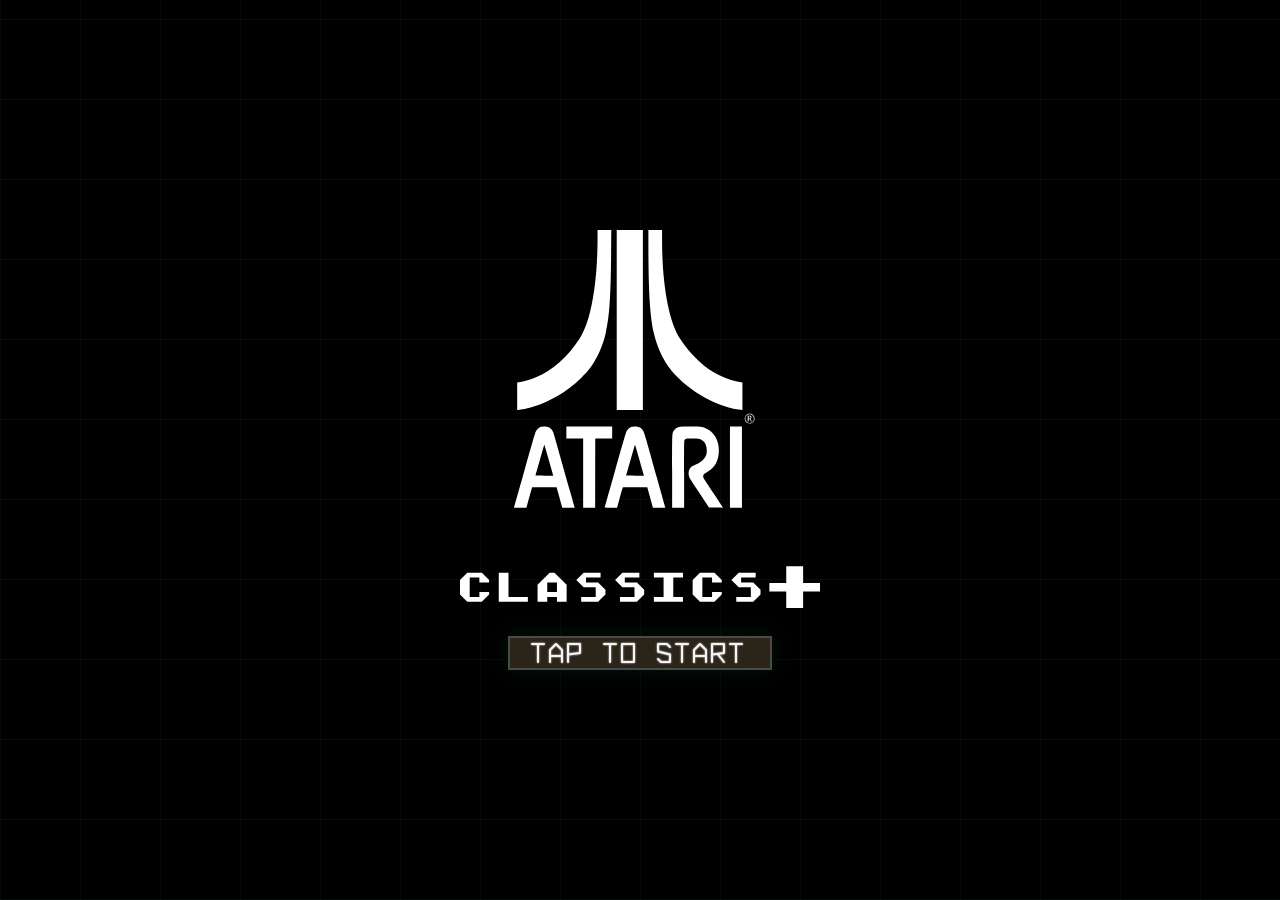
<file: originals/CP_Pong.html>
<!DOCTYPE html>
<html lang="en">
<head>
<meta charset="UTF-8">
<meta name="viewport" content="width=device-width, initial-scale=1, maximum-scale=1, user-scalable=no, viewport-fit=cover">
<title>PONG</title>
<style>
  :root {
    --bg: #2a2419;
    --fg: #f5f5f5;
    --dim: #4a4a4a;
    --accent: #39ff88;
  }
  html, body {
    margin: 0;
    padding: 0;
    background: var(--bg);
    height: 100%;
    display: flex;
    align-items: center;
    justify-content: center;
    font-family: 'Courier New', Courier, monospace;
    overflow: hidden;
    overscroll-behavior: none;
  }
  #wrap {
    display: flex;
    flex-direction: column;
    align-items: center;
    gap: 8px;
    width: min(94vw, calc(84vh * 0.65625));
    max-height: 100vh;
    box-sizing: border-box;
    padding: 8px 0;
  }
  #canvasHolder {
    position: relative;
    width: 100%;
    max-height: 84vh;
    display: flex;
    justify-content: center;
  }
  canvas {
    background: var(--bg);
    border: 2px solid var(--dim);
    box-shadow: 0 0 24px rgba(57,255,136,0.08);
    touch-action: none;
    cursor: none;
    width: 100%;
    height: auto;
    max-height: 84vh;
    aspect-ratio: 420 / 640;
    display: block;
  }
  #msg {
    color: var(--fg);
    font-size: clamp(10px, 2.8vw, 13px);
    opacity: 0.55;
    text-align: center;
    letter-spacing: 1px;
  }
  #introScreen {
    position: fixed;
    inset: 0;
    background:
      repeating-linear-gradient(0deg, rgba(57,255,136,0.05) 0px, rgba(57,255,136,0.05) 1px, transparent 1px, transparent 80px),
      repeating-linear-gradient(90deg, rgba(57,255,136,0.05) 0px, rgba(57,255,136,0.05) 1px, transparent 1px, transparent 80px),
      #000000;
    display: flex;
    flex-direction: column;
    align-items: center;
    justify-content: center;
    gap: 28px;
    z-index: 100;
    cursor: pointer;
    transition: opacity 0.4s ease;
  }
  #introScreen.hidden {
    opacity: 0;
    pointer-events: none;
  }
  #introLogo {
    width: min(72vw, 360px);
    height: auto;
  }
  #introPrompt {
    width: min(80vw, 260px);
    height: auto;
    aspect-ratio: 260 / 30;
    animation: introBlink 1.4s steps(1) infinite;
  }
  @keyframes introBlink {
    0%, 49% { opacity: 0.7; }
    50%, 100% { opacity: 0.15; }
  }
  #vignette {
    position: absolute;
    inset: 0;
    pointer-events: none;
    background: radial-gradient(ellipse at center, rgba(0,0,0,0) 45%, rgba(0,0,0,0.75) 100%);
  }
  #hud {
    position: absolute;
    inset: 0;
    background: transparent;
    border: none;
    box-shadow: none;
    pointer-events: none;
  }
</style>
</head>
<body>
<div id="introScreen">
  <svg id="introLogo" viewBox="0 0 65.702026 69.048576" xmlns="http://www.w3.org/2000/svg">
    <g transform="translate(-88.264707,-124.80106)">
      <path fill="#ffffff" d="m 98.150911,175.37773 c 0.0161,-0.0666 0.87711,-3.13534 1.913439,-6.81936 1.47752,-5.25239 1.91772,-6.76223 2.03935,-6.9948 0.18769,-0.35887 0.53653,-0.69313 0.83109,-0.79632 0.29152,-0.10212 0.82051,-0.13368 1.16172,-0.0693 0.52041,0.0982 0.88114,0.38526 1.14519,0.91133 0.103,0.20521 0.58973,1.90719 3.26432,11.41456 l 0.68969,2.45163 -1.11691,0.0117 c -0.6143,0.006 -1.12499,0.003 -1.13486,-0.006 -0.01,-0.01 -0.25025,-0.85241 -0.53418,-1.87231 l -0.51623,-1.85436 -2.23336,-0.0114 -2.23336,-0.0114 -0.24844,0.88693 c -0.13663,0.4878 -0.37161,1.33018 -0.52217,1.87195 l -0.27374,0.98503 -1.130369,0.0117 -1.13037,0.0117 z m 7.102449,-5.86716 c -0.0453,-0.21645 -1.55763,-5.44996 -1.58194,-5.47427 -0.013,-0.013 -0.0311,-0.0155 -0.0402,-0.006 -0.009,0.0101 -0.36457,1.23969 -0.78992,2.73255 -0.42536,1.49288 -0.7837,2.74879 -0.79632,2.79092 -0.0216,0.072 0.075,0.0766 1.60531,0.0766 h 1.62825 z m 5.48662,-0.33929 v -6.32609 h -1.53227 -1.53227 v -1.09447 -1.09448 h 4.18091 4.18091 v 1.09392 1.09392 l -1.54322,0.0115 -1.54321,0.0115 -0.0111,6.31514 -0.0111,6.31514 h -1.09433 -1.09433 z m 3.94012,6.29236 c 0,-0.0194 0.85628,-3.07795 1.90284,-6.79683 1.41444,-5.02609 1.94268,-6.84222 2.05803,-7.07562 0.1864,-0.37716 0.53202,-0.71522 0.84235,-0.82394 0.29151,-0.10212 0.8205,-0.13368 1.16171,-0.0693 0.51978,0.0981 0.88119,0.38535 1.14427,0.90952 0.0632,0.12588 0.2806,0.8154 0.48316,1.53227 0.20256,0.71686 1.0603,3.7617 1.90609,6.76631 0.84578,3.00461 1.54887,5.49181 1.56241,5.52712 0.0212,0.0554 -0.13191,0.0642 -1.11747,0.0642 h -1.1421 l -0.0279,-0.11105 c -0.0153,-0.0611 -0.24919,-0.90328 -0.51969,-1.87156 l -0.49181,-1.76051 -2.2038,-0.0114 c -1.29652,-0.007 -2.22035,0.005 -2.244,0.0288 -0.0221,0.0221 -0.27038,0.8645 -0.55172,1.87197 l -0.51152,1.83177 -1.12543,0.0117 c -0.61899,0.006 -1.12544,-0.004 -1.12544,-0.0235 z m 7.12146,-5.95307 c -0.0507,-0.23967 -1.55285,-5.4455 -1.57872,-5.47137 -0.0146,-0.0146 -0.0336,-0.0184 -0.0422,-0.008 -0.009,0.01 -0.36423,1.23968 -0.79023,2.73255 -0.42598,1.49286 -0.78471,2.74878 -0.79716,2.79092 -0.0213,0.072 0.0755,0.0766 1.60561,0.0766 h 1.62825 z m 5.18125,-0.59102 c 5.7e-4,-7.10958 -0.006,-6.9028 0.23273,-7.37334 0.1327,-0.26187 0.44784,-0.56061 0.71697,-0.67966 0.38998,-0.17251 0.78179,-0.20717 2.36007,-0.20878 1.13347,-0.001 1.58406,0.0142 1.86834,0.0638 1.3008,0.22684 2.36449,1.0354 2.91793,2.21804 0.61232,1.30848 0.56384,3.26556 -0.11145,4.49818 -0.33466,0.61086 -0.74461,1.01649 -1.45098,1.43566 -0.57299,0.34003 -0.70429,0.43714 -0.80238,0.59342 -0.10796,0.17201 -0.0899,0.42137 0.0505,0.69646 0.051,0.10001 0.86048,1.33316 1.79879,2.74032 0.93831,1.40716 1.69973,2.56303 1.69205,2.56859 -0.008,0.006 -0.5853,0.001 -1.28358,-0.009 l -1.26959,-0.0196 -1.71366,-2.58875 c -0.94251,-1.42382 -1.75667,-2.67467 -1.80925,-2.77968 -0.32636,-0.65171 -0.24151,-1.52054 0.19046,-1.95048 0.12986,-0.12924 0.3318,-0.2461 0.72132,-0.41743 0.93756,-0.41235 1.44385,-0.77396 1.80857,-1.29173 0.29565,-0.41971 0.40631,-0.79266 0.40328,-1.35916 -0.006,-1.19058 -0.53134,-1.94261 -1.49937,-2.14779 -0.19654,-0.0417 -0.59126,-0.0618 -1.22202,-0.0623 -1.04417,-5.7e-4 -1.17252,0.0254 -1.32179,0.27023 -0.0875,0.14352 -0.0884,0.20377 -0.0885,6.26305 l -1.6e-4,6.11814 h -1.09448 -1.09448 l 5.7e-4,-6.57782 z m 10.55001,-0.84275 v -7.42056 h 1.09448 1.09448 v 7.42056 7.42057 h -1.09448 -1.09448 z m 3.21468,-8.02878 c -0.63804,-0.28978 -0.70191,-1.18152 -0.11352,-1.58469 0.12974,-0.0889 0.20675,-0.10549 0.48927,-0.10549 0.29487,0 0.35634,0.0145 0.50989,0.12099 0.4443,0.3079 0.52764,0.93252 0.17763,1.33116 -0.26844,0.30573 -0.70101,0.40257 -1.06327,0.23803 z m 0.59852,-0.0552 c 0.39237,-0.13309 0.58548,-0.42079 0.55601,-0.82834 -0.0394,-0.54536 -0.57629,-0.8819 -1.07463,-0.67368 -0.31592,0.132 -0.49271,0.4026 -0.49271,0.75415 0,0.35533 0.21402,0.6234 0.61291,0.76767 0.10993,0.0398 0.24216,0.0332 0.39842,-0.0198 z m -0.57354,-0.75945 v -0.54723 h 0.25431 c 0.3216,0 0.41989,0.0667 0.41989,0.28507 0,0.11905 -0.028,0.1867 -0.10229,0.24682 -0.0925,0.0749 -0.0959,0.09 -0.0359,0.15853 0.0664,0.0757 0.20825,0.33462 0.20825,0.37999 0,0.0132 -0.0294,0.0241 -0.0653,0.0241 -0.0359,0 -0.12644,-0.10835 -0.20118,-0.24078 -0.0903,-0.16002 -0.16386,-0.24079 -0.21927,-0.24079 -0.0719,0 -0.0834,0.0332 -0.0834,0.24079 0,0.21159 -0.0106,0.24078 -0.0876,0.24078 -0.0829,0 -0.0875,-0.0292 -0.0875,-0.54724 z m 0.45655,-0.0907 c 0.15376,-0.15375 0.0424,-0.36899 -0.191,-0.36899 -0.0793,0 -0.0904,0.0269 -0.0904,0.21889 0,0.20259 0.008,0.2189 0.10632,0.2189 0.0585,0 0.13727,-0.0309 0.17511,-0.0688 z M 98.700721,155.1445 v -2.49092 l 0.29551,-0.0502 c 0.92506,-0.15724 2.302759,-0.56957 3.237019,-0.96878 2.9739,-1.27077 5.61456,-3.61997 7.81705,-6.95428 0.59811,-0.90546 1.19701,-2.27502 1.63106,-3.72992 1.07647,-3.60821 1.68337,-8.84555 1.68493,-14.54043 l 4.5e-4,-1.60888 h 1.25488 1.25489 l -0.029,3.81973 c -0.0636,8.37432 -0.29192,11.88615 -0.96953,14.91204 -0.57113,2.55038 -1.70301,4.9927 -3.15763,6.81336 -0.48272,0.60419 -1.89158,2.01971 -2.55641,2.56847 -2.59295,2.14031 -5.46102,3.63964 -8.34906,4.36463 -0.6404,0.16076 -1.738319,0.35613 -2.001339,0.35613 h -0.11281 z m 18.168349,-13.92626 v -16.41715 h 2.38596 2.38596 v 16.41718 16.41718 h -2.38596 -2.38596 z m 22.19602,16.34527 c -4.57629,-0.69678 -9.82575,-3.89642 -12.67601,-7.72625 -1.20937,-1.62501 -2.25666,-4.0189 -2.77474,-6.34251 -0.6868,-3.08034 -0.96396,-7.68775 -0.96584,-16.056 l -5.7e-4,-2.63769 h 1.24771 1.24771 v 1.78462 c 0,8.1359 1.21445,14.84359 3.26522,18.03452 1.18712,1.84712 2.80938,3.66835 4.40712,4.94766 1.90651,1.52656 4.33834,2.62838 6.69816,3.03483 l 0.29551,0.0509 v 2.49092 2.49092 l -0.16417,-0.005 c -0.0903,-0.002 -0.35133,-0.0328 -0.58008,-0.0676 z" />
      <path fill="#ffffff" d="m 93.572536,191.32601 -1.326956,1.32696 h -2.653913 l -1.326956,-1.32696 v -2.65391 l 1.326956,-1.32696 h 2.653913 l 1.326956,1.32696 v 0.44232 h -1.769275 v -0.88464 h -1.769275 v 3.53855 h 1.769275 v -0.88464 h 1.769275 z m 7.077104,1.32696 h -5.307829 v -5.30783 h 1.769275 v 4.42319 h 3.538554 z m 7.0771,0 h -1.76928 v -0.88464 h -1.76927 v 0.88464 h -1.76928 v -3.09623 l 2.21159,-2.2116 h 0.88464 l 2.2116,2.2116 z m -1.76928,-1.76928 v -1.76927 h -1.76927 v 1.76927 z m 8.84638,0.44232 -1.32696,1.32696 h -3.09623 v -0.88464 h 2.65391 v -1.76927 h -2.21159 l -1.32696,-1.32696 1.32696,-1.32696 h 3.09623 v 0.88464 h -2.65391 v 0.88464 h 2.21159 l 1.32696,1.32696 z m 7.0771,0 -1.32696,1.32696 h -3.09623 v -0.88464 h 2.65391 v -1.76927 h -2.21159 l -1.32696,-1.32696 1.32696,-1.32696 h 3.09623 v 0.88464 h -2.65391 v 0.88464 h 2.21159 l 1.32696,1.32696 z m 7.07709,1.32696 h -5.30782 v -0.88464 h 1.76927 v -3.53855 h -1.76927 v -0.88464 h 5.30782 v 0.88464 h -1.76927 v 3.53855 h 1.76927 z m 7.07711,-1.32696 -1.32696,1.32696 h -2.65391 l -1.32696,-1.32696 v -2.65391 l 1.32696,-1.32696 h 2.65391 l 1.32696,1.32696 v 0.44232 h -1.76928 v -0.88464 h -1.76927 v 3.53855 h 1.76927 v -0.88464 h 1.76928 z m 7.0771,0 -1.32696,1.32696 h -3.09623 v -0.88464 h 2.65391 v -1.76927 h -2.21159 l -1.32696,-1.32696 1.32696,-1.32696 h 3.09623 v 0.88464 h -2.65391 v 0.88464 h 2.21159 l 1.32696,1.32696 z" />
      <path fill="#ffffff" d="m 153.96671,190.76919 h -3.08045 v 3.08045 h -3.08045 v -3.08045 h -3.08045 v -1.54023 h 3.08045 v -3.08045 h 3.08045 v 3.08045 h 3.08045 z" />
    </g>
  </svg>
  <canvas id="introPrompt" width="260" height="30"></canvas>
</div>
<div id="wrap">
  <div id="canvasHolder">
    <canvas id="game" width="420" height="640"></canvas>
    <div id="vignette"></div>
    <canvas id="hud" width="420" height="640"></canvas>
  </div>
  <div id="msg">drag to move — swipe up to smash — 3 lives</div>
</div>

<script>
/**
 * Asteroids Vector Font — plain Canvas 2D, no dependencies.
 * The original 1979 Atari Asteroids arcade font, designed by Ed Logg.
 * Data preserved/reverse-engineered by Trammell Hudson: https://trmm.net/Asteroids_font/
 */
const VECTOR_FONT = {
  "0": [[0,0],[8,0],[8,12],[0,12],[0,0],[8,12],"FONT_LAST"],
  "1": [[4,0],[4,12],[3,10],"FONT_LAST"],
  "2": [[0,12],[8,12],[8,7],[0,5],[0,0],[8,0],"FONT_LAST"],
  "3": [[0,12],[8,12],[8,0],[0,0],"FONT_UP",[0,6],[8,6],"FONT_LAST"],
  "4": [[0,12],[0,6],[8,6],"FONT_UP",[8,12],[8,0],"FONT_LAST"],
  "5": [[0,0],[8,0],[8,6],[0,7],[0,12],[8,12],"FONT_LAST"],
  "6": [[0,12],[0,0],[8,0],[8,5],[0,7],"FONT_LAST"],
  "7": [[0,12],[8,12],[8,6],[4,0],"FONT_LAST"],
  "8": [[0,0],[8,0],[8,12],[0,12],[0,0],"FONT_UP",[0,6],[8,6],"FONT_LAST"],
  "9": [[8,0],[8,12],[0,12],[0,7],[8,5],"FONT_LAST"],
  "A": [[0,0],[0,8],[4,12],[8,8],[8,0],"FONT_UP",[0,4],[8,4],"FONT_LAST"],
  "B": [[0,0],[0,12],[4,12],[8,10],[4,6],[8,2],[4,0],[0,0],"FONT_LAST"],
  "C": [[8,0],[0,0],[0,12],[8,12],"FONT_LAST"],
  "D": [[0,0],[0,12],[4,12],[8,8],[8,4],[4,0],[0,0],"FONT_LAST"],
  "E": [[8,0],[0,0],[0,12],[8,12],"FONT_UP",[0,6],[6,6],"FONT_LAST"],
  "F": [[0,0],[0,12],[8,12],"FONT_UP",[0,6],[6,6],"FONT_LAST"],
  "G": [[6,6],[8,4],[8,0],[0,0],[0,12],[8,12],"FONT_LAST"],
  "H": [[0,0],[0,12],"FONT_UP",[0,6],[8,6],"FONT_UP",[8,12],[8,0],"FONT_LAST"],
  "I": [[0,0],[8,0],"FONT_UP",[4,0],[4,12],"FONT_UP",[0,12],[8,12],"FONT_LAST"],
  "J": [[0,4],[4,0],[8,0],[8,12],"FONT_LAST"],
  "K": [[0,0],[0,12],"FONT_UP",[8,12],[0,6],[6,0],"FONT_LAST"],
  "L": [[8,0],[0,0],[0,12],"FONT_LAST"],
  "M": [[0,0],[0,12],[4,8],[8,12],[8,0],"FONT_LAST"],
  "N": [[0,0],[0,12],[8,0],[8,12],"FONT_LAST"],
  "O": [[0,0],[0,12],[8,12],[8,0],[0,0],"FONT_LAST"],
  "P": [[0,0],[0,12],[8,12],[8,6],[0,5],"FONT_LAST"],
  "Q": [[0,0],[0,12],[8,12],[8,4],[0,0],"FONT_UP",[4,4],[8,0],"FONT_LAST"],
  "R": [[0,0],[0,12],[8,12],[8,6],[0,5],"FONT_UP",[4,5],[8,0],"FONT_LAST"],
  "S": [[0,2],[2,0],[8,0],[8,5],[0,7],[0,12],[6,12],[8,10],"FONT_LAST"],
  "T": [[0,12],[8,12],"FONT_UP",[4,12],[4,0],"FONT_LAST"],
  "U": [[0,12],[0,2],[4,0],[8,2],[8,12],"FONT_LAST"],
  "V": [[0,12],[4,0],[8,12],"FONT_LAST"],
  "W": [[0,12],[2,0],[4,4],[6,0],[8,12],"FONT_LAST"],
  "X": [[0,0],[8,12],"FONT_UP",[0,12],[8,0],"FONT_LAST"],
  "Y": [[0,12],[4,6],[8,12],"FONT_UP",[4,6],[4,0],"FONT_LAST"],
  "Z": [[0,12],[8,12],[0,0],[8,0],"FONT_UP",[2,6],[6,6],"FONT_LAST"],
  ".": [[3,0],[4,0],"FONT_LAST"],
  ",": [[2,0],[4,2],"FONT_LAST"],
  "-": [[2,6],[6,6],"FONT_LAST"],
  "+": [[1,6],[7,6],"FONT_UP",[4,9],[4,3],"FONT_LAST"],
  "!": [[4,0],[3,2],[5,2],[4,0],"FONT_UP",[4,4],[4,12],"FONT_LAST"],
  "#": [[0,4],[8,4],[6,2],[6,10],[8,8],[0,8],[2,10],[2,2],"FONT_LAST"],
  "^": [[2,6],[4,12],[6,6],"FONT_LAST"],
  "=": [[1,4],[7,4],"FONT_UP",[1,8],[7,8],"FONT_LAST"],
  "*": [[0,0],[4,12],[8,0],[0,8],[8,8],[0,0],"FONT_LAST"],
  "_": [[0,0],[8,0],"FONT_LAST"],
  "/": [[0,0],[8,12],"FONT_LAST"],
  "\\": [[0,12],[8,0],"FONT_LAST"],
  "@": [[8,4],[4,0],[0,4],[0,8],[4,12],[8,8],[4,4],[3,6],"FONT_LAST"],
  "$": [[6,2],[2,6],[6,10],"FONT_UP",[4,12],[4,0],"FONT_LAST"],
  "&": [[8,0],[4,12],[8,8],[0,4],[4,0],[8,4],"FONT_LAST"],
  "[": [[6,0],[2,0],[2,12],[6,12],"FONT_LAST"],
  "]": [[2,0],[6,0],[6,12],[2,12],"FONT_LAST"],
  "(": [[6,0],[2,4],[2,8],[6,12],"FONT_LAST"],
  ")": [[2,0],[6,4],[6,8],[2,12],"FONT_LAST"],
  "%": [[0,0],[8,12],"FONT_UP",[2,10],[2,8],"FONT_UP",[6,4],[6,2],"FONT_LAST"],
  "<": [[6,0],[2,6],[6,12],"FONT_LAST"],
  ">": [[2,0],[6,6],[2,12],"FONT_LAST"],
  "|": [[4,0],[4,5],"FONT_UP",[4,6],[4,12],"FONT_LAST"],
  ":": [[4,9],[4,7],"FONT_UP",[4,5],[4,3],"FONT_LAST"],
  ";": [[4,9],[4,7],"FONT_UP",[4,5],[1,2],"FONT_LAST"],
  "'": [[2,6],[6,10],"FONT_LAST"],
  "?": [[0,8],[4,12],[8,8],[4,4],"FONT_UP",[4,1],[4,0],"FONT_LAST"],
  " ": ["FONT_LAST"]
};

function drawVectorChar(ctx, ch, x, y, size) {
  const pts = VECTOR_FONT[ch];
  if (!pts) return;
  let penUp = true;
  ctx.beginPath();
  for (const pt of pts) {
    if (pt === 'FONT_LAST') break;
    if (pt === 'FONT_UP') { penUp = true; continue; }
    const sx = x + pt[0] * size;
    const sy = y - pt[1] * size; // font is y-up internally; canvas is y-down
    if (penUp) ctx.moveTo(sx, sy); else ctx.lineTo(sx, sy);
    penUp = false;
  }
  ctx.stroke();
}

function drawVectorText(ctx, str, x, y, size, opts) {
  opts = opts || {};
  const color = opts.color || '#fff';
  const align = opts.align || 'left';
  str = String(str).toUpperCase();
  const charWidth = 12 * size;
  const totalWidth = str.length * charWidth;
  let startX = x;
  if (align === 'center') startX = x - totalWidth / 2;
  else if (align === 'right') startX = x - totalWidth;

  ctx.save();
  ctx.strokeStyle = color;
  ctx.shadowColor = color;
  ctx.shadowBlur = opts.glow !== undefined ? opts.glow : 0;
  ctx.lineWidth = opts.lineWidth || 2;
  ctx.lineCap = 'round';
  ctx.lineJoin = 'round';
  for (let i = 0; i < str.length; i++) {
    drawVectorChar(ctx, str[i], startX + i * charWidth, y, size);
  }
  ctx.restore();
}
</script>
<script>
(function(){
  const canvas = document.getElementById('game');
  const ctx = canvas.getContext('2d');
  const hudCanvas = document.getElementById('hud');
  const hudCtx = hudCanvas.getContext('2d');

  // The game's logic, physics, and every hardcoded position all assume a
  // fixed 420x640 coordinate space - this never changes. What DOES change
  // is the canvas's actual backing-store resolution, which we keep in
  // sync with its live displayed CSS size (itself fully responsive) and
  // devicePixelRatio, so the game renders crisply at any window size or
  // screen density rather than stretching a fixed low-res raster.
  const W = 420, H = 640;

  function fitCanvasToDisplaySize(){
    const dpr = window.devicePixelRatio || 1;
    const rect = canvas.getBoundingClientRect();
    if (rect.width <= 0 || rect.height <= 0) return;
    const backingWidth = Math.max(1, Math.round(rect.width * dpr));
    const backingHeight = Math.max(1, Math.round(rect.height * dpr));
    if (canvas.width !== backingWidth || canvas.height !== backingHeight) {
      canvas.width = backingWidth;
      canvas.height = backingHeight;
      hudCanvas.width = backingWidth;
      hudCanvas.height = backingHeight;
    }
    const scale = backingWidth / W;
    ctx.setTransform(scale, 0, 0, scale, 0, 0);
    hudCtx.setTransform(scale, 0, 0, scale, 0, 0);
  }

  fitCanvasToDisplaySize();

  // Defer the actual resize work to the next animation frame rather than
  // doing it synchronously inside the observer callback - doing layout-
  // affecting work immediately inside a ResizeObserver callback is what
  // triggers the browser's (harmless but noisy) "loop completed with
  // undelivered notifications" warning.
  let resizePending = false;
  function scheduleResize(){
    if (resizePending) return;
    resizePending = true;
    requestAnimationFrame(() => {
      resizePending = false;
      fitCanvasToDisplaySize();
    });
  }

  if (window.ResizeObserver) {
    new ResizeObserver(scheduleResize).observe(canvas);
  } else {
    window.addEventListener('resize', scheduleResize);
  }

  // ---- Sound: short electronic "clicky" blips, all drawn from one key ----
  // A minor pentatonic (A, C, D, E, G) across a couple octaves, so every
  // sound in the game - whatever the event - harmonizes with every other.
  const SCALE = {
    G3: 196.00, A3: 220.00, C4: 261.63, D4: 293.66, E4: 329.63, G4: 392.00,
    A4: 440.00, C5: 523.25, D5: 587.33, E5: 659.25, G5: 783.99, A5: 880.00
  };
  const COMBO_NOTES = [SCALE.C5, SCALE.D5, SCALE.E5, SCALE.G5, SCALE.A5];

  let audioCtx = null;
  function ensureAudio(){
    if (!audioCtx) {
      const AC = window.AudioContext || window.webkitAudioContext;
      if (AC) audioCtx = new AC();
    } else if (audioCtx.state === 'suspended') {
      audioCtx.resume();
    }
  }

  // A short synth tone: fast attack, quick decay - the "clicky" tonal part.
  function playTone(freq, opts){
    opts = opts || {};
    if (!audioCtx) return;
    const duration = opts.duration || 0.08;
    const type = opts.type || 'square';
    const gain = opts.gain || 0.16;
    const attack = opts.attack || 0.002;
    const now = audioCtx.currentTime;
    const osc = audioCtx.createOscillator();
    osc.type = type;
    osc.frequency.setValueAtTime(freq, now);
    if (opts.sweepTo) osc.frequency.exponentialRampToValueAtTime(opts.sweepTo, now + duration);
    const g = audioCtx.createGain();
    g.gain.setValueAtTime(0.0001, now);
    g.gain.exponentialRampToValueAtTime(gain, now + attack);
    g.gain.exponentialRampToValueAtTime(0.0001, now + duration);
    osc.connect(g).connect(audioCtx.destination);
    osc.start(now);
    osc.stop(now + duration + 0.02);
  }

  // A tiny burst of decaying filtered noise, layered under tones for
  // extra percussive "click" transient - not pitched, so it never
  // clashes with the key.
  function playClick(opts){
    opts = opts || {};
    if (!audioCtx) return;
    const duration = opts.duration || 0.015;
    const gain = opts.gain || 0.1;
    const hp = opts.hp || 1500;
    const now = audioCtx.currentTime;
    const bufferSize = Math.max(1, Math.floor(audioCtx.sampleRate * duration));
    const buffer = audioCtx.createBuffer(1, bufferSize, audioCtx.sampleRate);
    const data = buffer.getChannelData(0);
    for (let i = 0; i < bufferSize; i++) data[i] = (Math.random() * 2 - 1) * (1 - i / bufferSize);
    const src = audioCtx.createBufferSource();
    src.buffer = buffer;
    const filt = audioCtx.createBiquadFilter();
    filt.type = 'highpass';
    filt.frequency.value = hp;
    const g = audioCtx.createGain();
    g.gain.setValueAtTime(gain, now);
    g.gain.exponentialRampToValueAtTime(0.0001, now + duration);
    src.connect(filt).connect(g).connect(audioCtx.destination);
    src.start(now);
  }

  // How much a hit's sideways paddle speed should count as "spin" for
  // sound purposes - 0 (no spin) to 1 (max spin the physics allows).
  function spinFactorFor(paddleVX){
    return Math.min(1, Math.abs(paddleVX || 0) / MAX_PADDLE_VX_FOR_SPIN);
  }

  // Spin never bends pitch by an arbitrary amount - it only ever drops
  // the note a clean octave (halving frequency), which by definition
  // stays on the same pitch class and can never land off-key.
  function sfxPaddleHit(paddleVX){
    const sf = spinFactorFor(paddleVX);
    const spinny = sf > 0.45;
    const freq = spinny ? SCALE.A4 / 2 : SCALE.A4;
    const dur = 0.045 * (1 + sf * 1.4);
    playClick({ duration: 0.008, gain: 0.1 });
    playTone(freq, { duration: dur, type: 'square', gain: 0.14, sweepTo: spinny ? freq / 2 : null });
  }
  function sfxSmashHit(paddleVX){
    const sf = spinFactorFor(paddleVX);
    const spinny = sf > 0.45;
    const freq = spinny ? SCALE.C4 / 2 : SCALE.C4;
    const dur = 0.065 * (1 + sf * 1.4);
    playClick({ duration: 0.012, gain: 0.16 });
    playTone(freq, { duration: dur, type: 'square', gain: 0.2, sweepTo: spinny ? freq / 2 : null });
  }
  function sfxCpuHit(paddleVX){
    const sf = spinFactorFor(paddleVX);
    const spinny = sf > 0.45;
    const freq = spinny ? SCALE.D4 / 2 : SCALE.D4;
    const dur = 0.045 * (1 + sf * 1.4);
    playClick({ duration: 0.008, gain: 0.08 });
    playTone(freq, { duration: dur, type: 'square', gain: 0.11, sweepTo: spinny ? freq / 2 : null });
  }
  function sfxWallBounce(){
    playClick({ duration: 0.007, gain: 0.07 });
    playTone(SCALE.E5, { duration: 0.035, type: 'triangle', gain: 0.09 });
  }
  function sfxSmashSwipe(){
    playClick({ duration: 0.014, gain: 0.13 });
    playTone(SCALE.G3, { duration: 0.055, type: 'square', gain: 0.15, sweepTo: SCALE.A3 });
  }
  function sfxPegBreak(multiplier){
    const note = COMBO_NOTES[Math.min(Math.max(multiplier, 1), COMBO_NOTES.length) - 1];
    playClick({ duration: 0.008, gain: 0.08 });
    // triangle for a pingy chime, sine an octave up layered on for shimmer -
    // the octave-up overtone is guaranteed in-key since it's the same note.
    playTone(note, { duration: 0.4, type: 'triangle', gain: 0.19, attack: 0.003 });
    playTone(note * 2, { duration: 0.25, type: 'sine', gain: 0.08, attack: 0.003 });
  }
  function sfxGoal(){
    playTone(SCALE.A4, { duration: 0.055, gain: 0.15 });
    setTimeout(() => playTone(SCALE.C5, { duration: 0.08, gain: 0.16 }), 55);
  }
  function sfxLifeLost(){
    playTone(SCALE.E4, { duration: 0.07, type: 'square', gain: 0.15 });
    setTimeout(() => playTone(SCALE.A3, { duration: 0.11, type: 'square', gain: 0.14 }), 70);
  }
  function sfxGameOver(){
    [SCALE.E4, SCALE.D4, SCALE.C4, SCALE.A3].forEach((f, i) => {
      setTimeout(() => playTone(f, { duration: 0.1, gain: 0.15 }), i * 85);
    });
  }
  function sfxServe(){
    playClick({ duration: 0.009, gain: 0.08 });
    playTone(SCALE.A4, { duration: 0.035, gain: 0.1 });
  }


  const PADDLE_W = 70, PADDLE_H = 20;
  const BALL_SIZE = 16;
  const PLAYER_REST_Y = H - 90 - PADDLE_H;
  const CPU_Y = 90;
  const STARTING_LIVES = 3;
  const POST_POINT_DELAY_MS = 380; // brief pause between rallies, kept short for flow

  let playerX = W/2 - PADDLE_W/2;
  let cpuX = W/2 - PADDLE_W/2;
  let playerY = PLAYER_REST_Y;
  // High scores: a shared arcade-style top-10 list with 3-letter initials,
  // persisted via window.storage so it survives across sessions/users.
  const HIGH_SCORE_KEY = 'pong-highscores';
  const HIGH_SCORE_MAX = 10;
  const INITIAL_LETTERS = 'ABCDEFGHIJKLMNOPQRSTUVWXYZ';
  let highScores = [];
  let highScoresLoaded = false;
  let gameOverPhase = 'board'; // 'enterInitials' | 'board'
  let initialsSlots = ['A', 'A', 'A'];
  let initialsSlotIndex = 0;

  async function loadHighScores(){
    try {
      const result = await window.storage.get(HIGH_SCORE_KEY, true);
      highScores = result ? JSON.parse(result.value) : [];
    } catch (e) {
      highScores = [];
    }
    highScoresLoaded = true;
  }
  loadHighScores();

  function scoreQualifies(s){
    if (!highScoresLoaded) return false;
    if (highScores.length < HIGH_SCORE_MAX) return true;
    return s > highScores[highScores.length - 1].score;
  }

  function cycleInitial(delta){
    let idx = INITIAL_LETTERS.indexOf(initialsSlots[initialsSlotIndex]);
    idx = (idx + delta + INITIAL_LETTERS.length) % INITIAL_LETTERS.length;
    initialsSlots[initialsSlotIndex] = INITIAL_LETTERS[idx];
  }

  async function submitInitials(){
    const entry = { initials: initialsSlots.join(''), score };
    highScores.push(entry);
    highScores.sort((a, b) => b.score - a.score);
    highScores = highScores.slice(0, HIGH_SCORE_MAX);
    gameOverPhase = 'board';
    try {
      await window.storage.set(HIGH_SCORE_KEY, JSON.stringify(highScores), true);
    } catch (e) { /* best-effort */ }
  }

  function advanceInitialsSlot(){
    if (initialsSlotIndex < 2) {
      initialsSlotIndex++;
    } else {
      submitInitials();
    }
  }

  let score = 0;
  let lives = STARTING_LIVES;

  // Background slowly cycles through dark, low-saturation colors as
  // score climbs - a full fade completes every 1000 points, then moves
  // on to the next color in the palette (wrapping around indefinitely).
  const BG_PALETTE = [
    { r: 42, g: 36, b: 25 },  // dark beige (original)
    { r: 26, g: 32, b: 42 },  // dark slate blue
    { r: 36, g: 28, b: 42 },  // dark muted purple
    { r: 24, g: 38, b: 36 },  // dark muted teal
    { r: 42, g: 28, b: 30 }   // dark muted maroon
  ];
  const BG_POINTS_PER_STEP = 1000;
  const BG_EASE = 0.03; // smooths out big score jumps into a gradual fade
  let bgColor = { ...BG_PALETTE[0] };

  function getTargetBgColor(){
    const idx = Math.floor(score / BG_POINTS_PER_STEP);
    const t = (score % BG_POINTS_PER_STEP) / BG_POINTS_PER_STEP;
    const a = BG_PALETTE[idx % BG_PALETTE.length];
    const b = BG_PALETTE[(idx + 1) % BG_PALETTE.length];
    return {
      r: a.r + (b.r - a.r) * t,
      g: a.g + (b.g - a.g) * t,
      b: a.b + (b.b - a.b) * t
    };
  }

  let comboMultiplier = 0; // 0 = no active combo; increments each peg broken while the previous combo window is still open
  let comboWindowEnd = 0;
  let prevPlayerX = playerX;
  let prevCpuX = cpuX;
  let prevPlayerY = playerY;

  // Brief glow flash on a paddle right when it connects with the ball.
  const HIT_FLASH_MS = 180;
  let playerFlashUntil = 0;
  let cpuFlashUntil = 0;

  let ball = { x: W/2, y: H/2, vx: 0, vy: 0, speed: 5, spin: 0 };

  // Score pegs: every time the player scores, a peg joins a formation
  // centered on the field. Each is ball-sized, drawn at half the ball's
  // opacity. Touching one with the ball breaks it - a hard-edged pixel
  // particle burst - and awards a bonus point; survivors reflow into
  // the formation for whatever count remains.
  const SCORE_SQUARE_ALPHA = 1;
  const SQUARE_CORE_OFFSET = 34; // distance from center for the 1st-4th peg formation
  const SQUARE_RING_CAPACITY = 8;
  const SQUARE_RING_STEP = 30;
  const SQUARE_EASE = 0.18; // how quickly a peg glides to its new spot

  // Peg colors, cycled through in creation order.
  const PEG_COLORS = [
    { r: 230, g: 72,  b: 63  }, // red
    { r: 230, g: 154, b: 63  }, // orange
    { r: 87,  g: 207, b: 107 }, // green
    { r: 232, g: 217, b: 74  }, // yellow
    { r: 123, g: 79,  b: 176 }  // purple
  ];

  let scoreSquares = []; // { x, y, targetX, targetY, hit, color }

  function computeSquareCenters(count){
    const centers = [];
    if (count <= 0) return centers;
    const d = SQUARE_CORE_OFFSET;

    if (count === 1) {
      // dead center
      centers.push({ x: W/2, y: H/2 });
    } else if (count === 2) {
      // pair straddling center, both at the vertical middle
      centers.push({ x: W/2 - d, y: H/2 });
      centers.push({ x: W/2 + d, y: H/2 });
    } else if (count === 3) {
      // "wasd": two on the bottom row, one above them
      centers.push({ x: W/2 - d, y: H/2 + d });
      centers.push({ x: W/2 + d, y: H/2 + d });
      centers.push({ x: W/2, y: H/2 - d });
    } else if (count === 4) {
      // "dpad": up / down / left / right diamond
      centers.push({ x: W/2 - d, y: H/2 });     // left
      centers.push({ x: W/2 + d, y: H/2 });     // right
      centers.push({ x: W/2, y: H/2 - d });     // up
      centers.push({ x: W/2, y: H/2 + d });     // down
    } else if (count === 5) {
      // die face "5": four corners plus the center
      centers.push({ x: W/2 - d, y: H/2 - d });
      centers.push({ x: W/2 + d, y: H/2 - d });
      centers.push({ x: W/2, y: H/2 });
      centers.push({ x: W/2 - d, y: H/2 + d });
      centers.push({ x: W/2 + d, y: H/2 + d });
    } else if (count === 6) {
      // die face "6": two columns of three rows
      const rowStep = d * 1.1;
      for (const ry of [-rowStep, 0, rowStep]) {
        centers.push({ x: W/2 - d, y: H/2 + ry });
        centers.push({ x: W/2 + d, y: H/2 + ry });
      }
    } else {
      // beyond a die's worth of pegs: dpad diamond core, plus expanding
      // symmetric rings for everything past that
      centers.push({ x: W/2 - d, y: H/2 });     // left
      centers.push({ x: W/2 + d, y: H/2 });     // right
      centers.push({ x: W/2, y: H/2 - d });     // up
      centers.push({ x: W/2, y: H/2 + d });     // down

      let remaining = count - 4;
      let ring = 1;
      while (remaining > 0) {
        const inRing = Math.min(remaining, SQUARE_RING_CAPACITY);
        const radius = d + ring * SQUARE_RING_STEP;
        for (let i = 0; i < inRing; i++) {
          const angle = (i / inRing) * Math.PI * 2 + ring * 0.3 + Math.PI/4;
          centers.push({ x: W/2 + radius * Math.cos(angle), y: H/2 + radius * Math.sin(angle) });
        }
        remaining -= inRing;
        ring++;
      }
    }
    return centers;
  }

  function reflowScoreSquares(){
    const centers = computeSquareCenters(scoreSquares.length);
    for (let i = 0; i < scoreSquares.length; i++) {
      scoreSquares[i].targetX = centers[i].x - BALL_SIZE/2;
      scoreSquares[i].targetY = centers[i].y - BALL_SIZE/2;
    }
  }

  function addScoreSquare(){
    const color = PEG_COLORS[scoreSquares.length % PEG_COLORS.length];
    scoreSquares.push({ x: W/2 - BALL_SIZE/2, y: H/2 - BALL_SIZE/2, targetX: 0, targetY: 0, hit: false, color });
    reflowScoreSquares();
  }

  // Particle burst: hard-edged pixel squares that fly outward when a peg
  // breaks - no blur, no gradients, just flat little chips. No gravity;
  // they drift freely and linger, but get caught in a vortex whenever the
  // ball passes near them, swirling around it before drifting free again.
  const PARTICLE_COUNT = 50;
  const PARTICLE_SIZE = 2;
  const PARTICLE_SPEED_MIN = 3.0;
  const PARTICLE_SPEED_MAX = 9.0;
  const PARTICLE_LIFETIME_MS = 5000;
  const COMBO_WINDOW_MS = PARTICLE_LIFETIME_MS; // combo stays alive as long as particles still linger
  const PARTICLE_FRICTION = 0.90; // strong drag: quick burst, then settles into a slow drift
  const PARTICLE_MIN_DRIFT_SPEED = 0.15; // floor so they never fully stop, just creep onward
  const PARTICLE_VORTEX_RADIUS = 45; // ball must be quite close to catch a particle
  const PARTICLE_VORTEX_STRENGTH = 0.9; // swirl acceleration at closest approach
  const PARTICLE_VORTEX_MIN_DIST = 10; // avoids a singularity right at the ball's center

  let particles = []; // { x, y, vx, vy, startTime }

  function spawnBurst(cx, cy, color){
    const now = performance.now();
    for (let i = 0; i < PARTICLE_COUNT; i++) {
      const angle = Math.random() * Math.PI * 2;
      const speed = PARTICLE_SPEED_MIN + Math.random() * (PARTICLE_SPEED_MAX - PARTICLE_SPEED_MIN);
      particles.push({
        x: cx, y: cy,
        vx: Math.cos(angle) * speed,
        vy: Math.sin(angle) * speed,
        startTime: now,
        color: color || { r: 245, g: 245, b: 245 }
      });
    }
  }

  function updateParticles(now){
    particles = particles.filter(p => now - p.startTime < PARTICLE_LIFETIME_MS);

    const ballCenterX = ball.x + BALL_SIZE/2;
    const ballCenterY = ball.y + BALL_SIZE/2;

    for (const p of particles) {
      const dx = ballCenterX - p.x;
      const dy = ballCenterY - p.y;
      const dist = Math.max(PARTICLE_VORTEX_MIN_DIST, Math.sqrt(dx*dx + dy*dy));

      if (dist < PARTICLE_VORTEX_RADIUS) {
        const nx = dx / dist, ny = dy / dist;
        const tx = -ny, ty = nx; // perpendicular to the ball direction: the swirl
        const strength = PARTICLE_VORTEX_STRENGTH * (1 - dist / PARTICLE_VORTEX_RADIUS);
        p.vx += (tx + nx * 0.25) * strength;
        p.vy += (ty + ny * 0.25) * strength;
      }

      p.vx *= PARTICLE_FRICTION;
      p.vy *= PARTICLE_FRICTION;

      // never quite let them stop - a slow residual drift continues
      // outward in whatever direction they were already heading.
      const speed = Math.sqrt(p.vx*p.vx + p.vy*p.vy);
      if (speed > 0.0001 && speed < PARTICLE_MIN_DRIFT_SPEED) {
        const scale = PARTICLE_MIN_DRIFT_SPEED / speed;
        p.vx *= scale;
        p.vy *= scale;
      }

      p.x += p.vx;
      p.y += p.vy;
    }
  }

  function drawParticles(now){
    for (const p of particles) {
      const t = (now - p.startTime) / PARTICLE_LIFETIME_MS;
      // hold near-full brightness, then fade out over the last stretch
      const alpha = t < 0.2 ? 1 : Math.max(0, 1 - (t - 0.2) / 0.8);
      ctx.fillStyle = `rgb(${p.color.r}, ${p.color.g}, ${p.color.b})`;
      ctx.globalAlpha = alpha;
      ctx.fillRect(p.x - PARTICLE_SIZE/2, p.y - PARTICLE_SIZE/2, PARTICLE_SIZE, PARTICLE_SIZE);
    }
    ctx.globalAlpha = 1;
  }


  // Spin: dragging the paddle sideways as it hits the ball bends the
  // ball's onward path. A slice of the paddle's own horizontal motion
  // is nudged straight into the ball's velocity on impact, and a portion
  // carries on afterward as ongoing curvature that fades over time.
  const SPIN_IMPACT_FACTOR = 0.4; // paddle velocity -> immediate vx kick
  const SPIN_CARRY_FACTOR = 0.6;  // paddle velocity -> lingering curve
  const SPIN_ACCEL = 0.06;        // how strongly lingering spin bends vx per frame
  const SPIN_DECAY = 0.97;        // spin fades out over time
  const MAX_PADDLE_VX_FOR_SPIN = 20; // clamp on input so a huge mouse jump can't break physics
  const MAX_SPIN = 6;
  const MAX_BALL_VX = 20;

  function clamp(v, min, max){ return Math.max(min, Math.min(max, v)); }

  // Nudge / smash: a quick upward swipe snaps the paddle forward and
  // springs it back. The paddle itself never analog-tracks vertical
  // pointer position - Y only ever moves through this scripted motion.
  const NUDGE_DISTANCE = 55;
  const NUDGE_OUT_MS = 1; // effectively instant: fully forward within the next frame
  const NUDGE_HOLD_MS = 10;
  const NUDGE_BACK_MS = 90;
  const SWIPE_UP_PX = 30;      // upward pointer travel needed to trigger
  const SWIPE_WINDOW_MS = 160; // time window that travel must happen within

  let nudgeState = 'idle'; // 'idle' | 'out' | 'hold' | 'back'
  let nudgeStartTime = 0;
  let pointerYSamples = [];

  // Smash beam: a bright streak that flashes above the paddle the instant
  // a smash triggers, then fades out - a bolder cue than the ghost copies
  // since the nudge motion itself is now almost too fast to see.
  const BEAM_LENGTH = 130;
  const BEAM_DURATION_MS = 200;
  const BEAM_MAX_ALPHA = 0.55;
  let beamStartTime = -Infinity;

  function triggerNudge(){
    if (nudgeState === 'idle') {
      nudgeState = 'out';
      nudgeStartTime = performance.now();
      beamStartTime = nudgeStartTime;
      ensureAudio();
      sfxSmashSwipe();
    }
  }

  function trackPointerY(clientY){
    const now = performance.now();
    pointerYSamples.push({ t: now, y: clientY });
    while (pointerYSamples.length && now - pointerYSamples[0].t > SWIPE_WINDOW_MS) {
      pointerYSamples.shift();
    }
    if (pointerYSamples.length > 1) {
      const travel = pointerYSamples[0].y - pointerYSamples[pointerYSamples.length - 1].y;
      if (gameOver && gameOverPhase === 'enterInitials') {
        if (travel > SWIPE_UP_PX) { cycleInitial(1); pointerYSamples = []; }
        else if (travel < -SWIPE_UP_PX) { cycleInitial(-1); pointerYSamples = []; }
      } else if (travel > SWIPE_UP_PX) {
        triggerNudge();
        pointerYSamples = [];
      }
    }
  }

  function updateNudge(now){
    if (nudgeState === 'idle') {
      playerY = PLAYER_REST_Y;
      return;
    }
    const elapsed = now - nudgeStartTime;
    if (nudgeState === 'out') {
      if (elapsed >= NUDGE_OUT_MS) {
        nudgeState = 'hold';
        nudgeStartTime = now;
        playerY = PLAYER_REST_Y - NUDGE_DISTANCE;
      } else {
        const t = elapsed / NUDGE_OUT_MS;
        const eased = 1 - Math.pow(1 - t, 3); // ease-out cubic: fast snap forward
        playerY = PLAYER_REST_Y - NUDGE_DISTANCE * eased;
      }
    } else if (nudgeState === 'hold') {
      playerY = PLAYER_REST_Y - NUDGE_DISTANCE;
      if (elapsed >= NUDGE_HOLD_MS) {
        nudgeState = 'back';
        nudgeStartTime = now;
      }
    } else if (nudgeState === 'back') {
      if (elapsed >= NUDGE_BACK_MS) {
        nudgeState = 'idle';
        playerY = PLAYER_REST_Y;
      } else {
        const t = elapsed / NUDGE_BACK_MS;
        const eased = t * t; // ease-in: slower start, settles back into place
        playerY = PLAYER_REST_Y - NUDGE_DISTANCE * (1 - eased);
      }
    }
  }

  // Ghost trail: a handful of hard-edged, semi-transparent copies placed
  // behind the ball/paddle at a distance proportional to its current
  // velocity - like a phosphor remnant on an old CRT rather than a blur.
  const GHOST_COUNT = 5;
  const GHOST_STEP = 1.3; // spacing multiplier per ghost, scales with speed
  const GHOST_ALPHAS = [0.32, 0.23, 0.15, 0.09, 0.05];
  const GHOST_MIN_SPEED = 0.4; // below this, no ghosts (treat as stationary)
  const GHOST_VELOCITY_SMOOTHING = 0.85; // higher = ghosts linger longer after motion stops
  const NUDGE_GHOST_SMOOTHING = 0.975; // separate, longer linger for the smash's vertical ghost

  let smoothedPlayerVX = 0, smoothedPlayerVY = 0, smoothedCpuVX = 0, smoothedBallVX = 0, smoothedBallVY = 0;

  function drawGhosts(x, y, w, h, vx, vy){
    if (Math.abs(vx) < GHOST_MIN_SPEED && Math.abs(vy) < GHOST_MIN_SPEED) return;
    for (let i = 0; i < GHOST_COUNT; i++) {
      const dist = (i + 1) * GHOST_STEP;
      ctx.globalAlpha = GHOST_ALPHAS[i];
      ctx.fillRect(x - vx * dist, y - vy * dist, w, h);
    }
    ctx.globalAlpha = 1;
  }

  let running = false;
  let gameOver = false;
  let hasServedOnce = false; // so the "PONG" title only shows before the very first serve
  let rallyCount = 0;

  // Serve grace: right after a serve, pegs can't be broken for a brief
  // moment. This stops a peg that spawns at the ball's serve point from
  // getting destroyed the instant the rally starts.
  const SERVE_GRACE_MS = 300;
  let serveGraceUntil = 0;

  // A point scored doesn't spawn its peg immediately - it waits until
  // the next serve, so the peg visually appears to split off the ball
  // as it reappears at center, rather than popping in during the pause.
  let pendingPlayerPeg = false;

  function resetBall(direction){
    ball.x = W/2;
    ball.y = H/2;
    ball.speed = 5;
    ball.spin = 0;
    const angle = (Math.random() * 0.6 - 0.3); // radians, slight variance from vertical
    ball.vx = Math.sin(angle) * ball.speed;
    ball.vy = Math.cos(angle) * ball.speed * direction;
    rallyCount = 0;
  }

  function startRound(direction){
    resetBall(direction);
    if (pendingPlayerPeg) {
      addScoreSquare();
      pendingPlayerPeg = false;
    }
    serveGraceUntil = performance.now() + SERVE_GRACE_MS;
    running = true;
    hasServedOnce = true;
    ensureAudio();
    sfxServe();
  }

  // Input: mouse / touch (horizontal movement)
  function movePlayerTo(clientX){
    const rect = canvas.getBoundingClientRect();
    const scale = W / rect.width;
    let x = (clientX - rect.left) * scale - PADDLE_W/2;
    x = Math.max(0, Math.min(W - PADDLE_W, x));
    playerX = x;
  }
  canvas.addEventListener('mousemove', (e) => {
    movePlayerTo(e.clientX);
    trackPointerY(e.clientY);
  });
  canvas.addEventListener('touchmove', (e) => {
    e.preventDefault();
    movePlayerTo(e.touches[0].clientX);
    trackPointerY(e.touches[0].clientY);
  }, { passive: false });

  // Input: keyboard
  const keys = {};
  window.addEventListener('keydown', (e) => {
    keys[e.key] = true;
    if (['ArrowLeft','ArrowRight','ArrowUp','ArrowDown',' '].includes(e.key)) e.preventDefault();

    if (gameOver && gameOverPhase === 'enterInitials') {
      if (e.key === 'ArrowUp' && !e.repeat) cycleInitial(1);
      if (e.key === 'ArrowDown' && !e.repeat) cycleInitial(-1);
      if (e.key === 'ArrowLeft' && !e.repeat) initialsSlotIndex = Math.max(0, initialsSlotIndex - 1);
      if ((e.key === 'ArrowRight' || e.key === ' ' || e.key === 'Enter') && !e.repeat) advanceInitialsSlot();
      return;
    }

    if (e.key === 'ArrowUp' && !e.repeat) triggerNudge();
    if (e.key === ' ' && !running && !gameOver) startRound(Math.random() < 0.5 ? -1 : 1);
    if (e.key === ' ' && gameOver && gameOverPhase === 'board') resetGame();
  });
  window.addEventListener('keyup', (e) => { keys[e.key] = false; });
  canvas.addEventListener('click', () => {
    if (gameOver && gameOverPhase === 'enterInitials') { advanceInitialsSlot(); return; }
    if (!running && !gameOver) startRound(Math.random() < 0.5 ? -1 : 1);
    if (gameOver && gameOverPhase === 'board') resetGame();
  });

  function resetGame(){
    ensureAudio();
    score = 0;
    lives = STARTING_LIVES;
    bgColor = { ...BG_PALETTE[0] };
    hasServedOnce = false;
    comboMultiplier = 0;
    comboWindowEnd = 0;
    gameOver = false;
    playerX = W/2 - PADDLE_W/2;
    cpuX = W/2 - PADDLE_W/2;
    prevPlayerX = playerX;
    prevCpuX = cpuX;
    nudgeState = 'idle';
    playerY = PLAYER_REST_Y;
    prevPlayerY = playerY;
    pointerYSamples = [];
    beamStartTime = -Infinity;
    scoreSquares = [];
    particles = [];
    pendingPlayerPeg = false;
    serveGraceUntil = 0;
    gameOverPhase = 'board';
    running = false;
  }

  function updateKeyboardPaddle(){
    const kbSpeed = 7;
    if (keys['ArrowLeft']) playerX -= kbSpeed;
    if (keys['ArrowRight']) playerX += kbSpeed;
    playerX = Math.max(0, Math.min(W - PADDLE_W, playerX));
  }

  function updateCPU(){
    // CPU tracks the ball horizontally with capped speed and a touch of
    // imperfection, so it's beatable but not trivial.
    const center = cpuX + PADDLE_W/2;
    const target = ball.x;
    const cpuMaxSpeed = 4.6;
    const dead = 6;
    let diff = target - center;
    if (Math.abs(diff) > dead) {
      cpuX += Math.sign(diff) * Math.min(cpuMaxSpeed, Math.abs(diff) * 0.12 + 2);
    }
    cpuX = Math.max(0, Math.min(W - PADDLE_W, cpuX));
  }

  function rectsOverlap(ax,ay,aw,ah,bx,by,bw,bh){
    return ax < bx+bw && ax+aw > bx && ay < by+bh && ay+ah > by;
  }

  function update(){
    if (!running) return;

    updateKeyboardPaddle();
    updateCPU();

    // Apply any lingering spin from the last paddle contact: a gentle,
    // decaying sideways pull that bends the flight path, then fades out.
    if (ball.spin) {
      ball.vx = clamp(ball.vx + ball.spin * SPIN_ACCEL, -MAX_BALL_VX, MAX_BALL_VX);
      ball.spin *= SPIN_DECAY;
      if (Math.abs(ball.spin) < 0.02) ball.spin = 0;
    }

    // Substep the ball's motion so a fast-moving ball (or a fast-moving
    // paddle mid-smash) can't tunnel past a paddle between frames.
    const SUBSTEPS = 8;
    let stepVX = ball.vx / SUBSTEPS;
    let stepVY = ball.vy / SUBSTEPS;
    let bounced = false;

    for (let s = 1; s <= SUBSTEPS && !bounced; s++) {
      ball.x += stepVX;
      ball.y += stepVY;

      // left/right walls
      if (ball.x <= 0) { ball.x = 0; ball.vx *= -1; stepVX *= -1; sfxWallBounce(); }
      if (ball.x + BALL_SIZE >= W) { ball.x = W - BALL_SIZE; ball.vx *= -1; stepVX *= -1; sfxWallBounce(); }

      // interpolate the player paddle's position across the frame - both
      // axes, since a fast horizontal drag (e.g. a top-spin swipe) can
      // move it a long way in a single frame too, not just a smash.
      const framePlayerX = prevPlayerX + (playerX - prevPlayerX) * (s / SUBSTEPS);
      const framePlayerY = prevPlayerY + (playerY - prevPlayerY) * (s / SUBSTEPS);

      // player paddle collision (bottom). The faster the paddle is moving
      // this frame, the more forgiving its hitbox - catches fast spin
      // swipes that would otherwise graze past the ball. A smash gets an
      // even bigger, fixed margin plus a narrower angle spread so an
      // imperfect connect still reliably sends the ball back with force.
      const smashingNow = (nudgeState === 'out' || nudgeState === 'hold');
      const paddleSpeedMag = Math.abs(playerX - prevPlayerX);
      const speedForgiveness = Math.min(14, paddleSpeedMag * 0.6);
      const hitboxMarginX = smashingNow ? 20 : speedForgiveness;
      const hitboxMarginY = smashingNow ? 55 : speedForgiveness;
      if (ball.vy > 0 && rectsOverlap(ball.x, ball.y, BALL_SIZE, BALL_SIZE, framePlayerX - hitboxMarginX, framePlayerY - hitboxMarginY, PADDLE_W + hitboxMarginX * 2, PADDLE_H + hitboxMarginY * 2)) {
        ball.y = framePlayerY - BALL_SIZE;
        const hit = (ball.x + BALL_SIZE/2) - (framePlayerX + PADDLE_W/2);
        const norm = clamp(hit / (PADDLE_W/2), -1, 1);
        const smashing = smashingNow;
        const speedGain = smashing ? 2.6 : 0.35;
        const maxSpeed = smashing ? 18 : 12;
        ball.speed = Math.min(ball.speed + speedGain, maxSpeed);
        const angleRange = smashing ? Math.PI/4.5 : Math.PI/3.2;
        const angle = norm * angleRange;
        ball.vx = Math.sin(angle) * ball.speed;
        ball.vy = -Math.cos(angle) * ball.speed;

        const paddleVX = clamp(playerX - prevPlayerX, -MAX_PADDLE_VX_FOR_SPIN, MAX_PADDLE_VX_FOR_SPIN);
        ball.vx = clamp(ball.vx + paddleVX * SPIN_IMPACT_FACTOR, -MAX_BALL_VX, MAX_BALL_VX);
        ball.spin = clamp(paddleVX * SPIN_CARRY_FACTOR, -MAX_SPIN, MAX_SPIN);

        rallyCount++;
        bounced = true;
        playerFlashUntil = performance.now() + HIT_FLASH_MS;
        if (smashing) sfxSmashHit(paddleVX); else sfxPaddleHit(paddleVX);
      }

      // cpu paddle collision (top)
      if (!bounced && ball.vy < 0 && rectsOverlap(ball.x, ball.y, BALL_SIZE, BALL_SIZE, cpuX, CPU_Y, PADDLE_W, PADDLE_H)) {
        ball.y = CPU_Y + PADDLE_H;
        const hit = (ball.x + BALL_SIZE/2) - (cpuX + PADDLE_W/2);
        const norm = hit / (PADDLE_W/2);
        ball.speed = Math.min(ball.speed + 0.35, 12);
        const angle = norm * (Math.PI/3.2);
        ball.vx = Math.sin(angle) * ball.speed;
        ball.vy = Math.cos(angle) * ball.speed;

        const paddleVX = clamp(cpuX - prevCpuX, -MAX_PADDLE_VX_FOR_SPIN, MAX_PADDLE_VX_FOR_SPIN);
        ball.vx = clamp(ball.vx + paddleVX * SPIN_IMPACT_FACTOR, -MAX_BALL_VX, MAX_BALL_VX);
        ball.spin = clamp(paddleVX * SPIN_CARRY_FACTOR, -MAX_SPIN, MAX_SPIN);

        rallyCount++;
        bounced = true;
        cpuFlashUntil = performance.now() + HIT_FLASH_MS;
        sfxCpuHit(paddleVX);
      }
    }

    // Score pegs: ease toward their target formation position; breaking
    // one on contact awards points (with a combo multiplier if another
    // peg broke recently) and bursts it into particles.
    // (Skipped briefly right after a serve - see SERVE_GRACE_MS - so a
    // peg spawning at the ball's serve point doesn't die on frame one.)
    let pegBroken = false;
    for (const sq of scoreSquares) {
      sq.x += (sq.targetX - sq.x) * SQUARE_EASE;
      sq.y += (sq.targetY - sq.y) * SQUARE_EASE;
    }
    if (performance.now() >= serveGraceUntil) {
      for (const sq of scoreSquares) {
        if (!sq.hit && rectsOverlap(ball.x, ball.y, BALL_SIZE, BALL_SIZE, sq.x, sq.y, BALL_SIZE, BALL_SIZE)) {
          sq.hit = true;
          pegBroken = true;

          const breakNow = performance.now();
          comboMultiplier = (breakNow <= comboWindowEnd) ? comboMultiplier + 1 : 1;
          comboWindowEnd = breakNow + COMBO_WINDOW_MS;
          score += 100 * comboMultiplier;
          sfxPegBreak(comboMultiplier);

          spawnBurst(sq.x + BALL_SIZE/2, sq.y + BALL_SIZE/2, sq.color);
        }
      }
    }
    if (pegBroken) {
      scoreSquares = scoreSquares.filter(sq => !sq.hit);
      reflowScoreSquares();
    }

    // scoring / lives
    if (ball.y < -BALL_SIZE) {
      score += 50;
      pendingPlayerPeg = true;
      sfxGoal();
      afterPoint(1);
    } else if (ball.y > H + BALL_SIZE) {
      lives--;
      if (lives <= 0) {
        triggerGameOver();
      } else {
        sfxLifeLost();
        afterPoint(-1);
      }
    }
  }

  function triggerGameOver(){
    gameOver = true;
    running = false;
    gameOverPhase = scoreQualifies(score) ? 'enterInitials' : 'board';
    initialsSlots = ['A', 'A', 'A'];
    initialsSlotIndex = 0;
    sfxGameOver();
  }

  function afterPoint(nextDirection){
    running = false;
    setTimeout(() => { if (!gameOver) startRound(nextDirection); }, POST_POINT_DELAY_MS);
  }

  // HUD: lives shown as small paddle-bar icons top-left, score in the
  // Asteroids vector font top-right. Drawn straight onto the canvas so
  // it always matches the game's own scale and never needs DOM updates.
  const HUD_MARGIN_X = 16;
  const HUD_Y = 44;
  const LIFE_ICON_W = 18, LIFE_ICON_H = 7, LIFE_ICON_GAP = 6;

  function drawCenterMessage(){
    if (gameOver && gameOverPhase === 'enterInitials') {
      hudCtx.fillStyle = 'rgba(0,0,0,0.6)';
      hudCtx.fillRect(0, 0, W, H);
      drawVectorText(hudCtx, 'GAME OVER', W/2, 110, 1.1, { color: '#f5f5f5', align: 'center', glow: 2, lineWidth: 2 });
      drawVectorText(hudCtx, 'SCORE ' + score, W/2, 145, 0.75, { color: '#f5f5f5', align: 'center', glow: 1, lineWidth: 2 });
      drawVectorText(hudCtx, 'NEW HIGH SCORE!', W/2, 185, 0.9, { color: '#f5f5f5', align: 'center', glow: 2, lineWidth: 2 });

      const letterY = 300;
      const letterXs = [W/2 - 60, W/2, W/2 + 60];
      for (let i = 0; i < 3; i++) {
        const active = i === initialsSlotIndex;
        drawVectorText(hudCtx, initialsSlots[i], letterXs[i], letterY, 2.2, {
          color: '#f5f5f5', align: 'center', glow: active ? 6 : 1, lineWidth: 2
        });
        if (active) {
          hudCtx.strokeStyle = 'rgba(245,245,245,0.8)';
          hudCtx.lineWidth = 2;
          hudCtx.beginPath();
          hudCtx.moveTo(letterXs[i] - 14, letterY + 8);
          hudCtx.lineTo(letterXs[i] + 14, letterY + 8);
          hudCtx.stroke();
        }
      }

      drawVectorText(hudCtx, 'SWIPE OR ARROWS TO CHANGE', W/2, 370, 0.6, { color: '#f5f5f5', align: 'center', glow: 1, lineWidth: 2 });
      drawVectorText(hudCtx, 'TAP OR SPACE TO CONFIRM', W/2, 400, 0.6, { color: '#f5f5f5', align: 'center', glow: 1, lineWidth: 2 });
    } else if (gameOver && gameOverPhase === 'board') {
      hudCtx.fillStyle = 'rgba(0,0,0,0.6)';
      hudCtx.fillRect(0, 0, W, H);
      drawVectorText(hudCtx, 'GAME OVER', W/2, 110, 1.1, { color: '#f5f5f5', align: 'center', glow: 2, lineWidth: 2 });
      drawVectorText(hudCtx, 'SCORE ' + score, W/2, 145, 0.75, { color: '#f5f5f5', align: 'center', glow: 1, lineWidth: 2 });
      drawVectorText(hudCtx, 'HIGH SCORES', W/2, 185, 1.0, { color: '#f5f5f5', align: 'center', glow: 2, lineWidth: 2 });

      const rowStart = 225;
      const rowStep = 26;
      if (!highScoresLoaded) {
        drawVectorText(hudCtx, 'LOADING...', W/2, rowStart + rowStep * 2, 0.7, { color: '#f5f5f5', align: 'center', glow: 1, lineWidth: 2 });
      } else if (highScores.length === 0) {
        drawVectorText(hudCtx, 'NO SCORES YET', W/2, rowStart + rowStep * 2, 0.7, { color: '#f5f5f5', align: 'center', glow: 1, lineWidth: 2 });
      } else {
        for (let i = 0; i < highScores.length; i++) {
          const entry = highScores[i];
          const rank = String(i + 1).padStart(2, ' ');
          const sc = String(entry.score).padStart(5, ' ');
          const line = rank + '. ' + entry.initials + ' ' + sc;
          drawVectorText(hudCtx, line, W/2, rowStart + i * rowStep, 0.7, { color: '#f5f5f5', align: 'center', glow: 1, lineWidth: 2 });
        }
      }

      drawVectorText(hudCtx, 'CLICK OR SPACE TO RESTART', W/2, H - 50, 0.8, { color: '#f5f5f5', align: 'center', glow: 1, lineWidth: 2 });
    } else if (!running && !hasServedOnce) {
      hudCtx.fillStyle = 'rgba(0,0,0,0.6)';
      hudCtx.fillRect(0, 0, W, H);
      drawVectorText(hudCtx, 'PONG', W/2, H/2 - 10, 2.5, { color: '#f5f5f5', align: 'center', glow: 2, lineWidth: 2 });
      drawVectorText(hudCtx, 'CLICK OR SPACE TO SERVE', W/2, H/2 + 40, 0.9, { color: '#f5f5f5', align: 'center', glow: 1, lineWidth: 2 });
    }
  }

  function drawHUD(){
    // lives, top-left
    for (let i = 0; i < STARTING_LIVES; i++) {
      const lx = HUD_MARGIN_X + i * (LIFE_ICON_W + LIFE_ICON_GAP);
      const ly = HUD_Y - LIFE_ICON_H;
      if (i < lives) {
        hudCtx.fillStyle = '#f5f5f5';
        hudCtx.fillRect(lx, ly, LIFE_ICON_W, LIFE_ICON_H);
      } else {
        hudCtx.strokeStyle = 'rgba(245,245,245,0.3)';
        hudCtx.lineWidth = 1;
        hudCtx.strokeRect(lx + 0.5, ly + 0.5, LIFE_ICON_W - 1, LIFE_ICON_H - 1);
      }
    }

    // score, top-right, Asteroids vector font
    drawVectorText(hudCtx, String(score), W - HUD_MARGIN_X, HUD_Y, 1.3, {
      color: '#f5f5f5', align: 'right', glow: 1, lineWidth: 2
    });

    // combo multiplier, centered, only while the combo window is still open
    if (comboMultiplier >= 2 && performance.now() <= comboWindowEnd) {
      drawVectorText(hudCtx, comboMultiplier + 'X', W/2, HUD_Y, 1.3, {
        color: '#f5f5f5', align: 'center', glow: 2, lineWidth: 2
      });
    }
  }

  // Faint oscilloscope-style graticule, drawn behind everything else.
  const SCOPE_GRID_SPACING = 80;
  const SCOPE_GRID_COLOR = 'rgba(57,255,136,0.03)';
  const SCOPE_GRID_CENTER_COLOR = 'rgba(57,255,136,0.06)';

  // Subtle parallax: the grid drifts a little opposite the ball's vertical
  // position, smoothed so it eases rather than snapping frame to frame.
  const SCOPE_PARALLAX_MAX = 24; // max pixel shift at either extreme
  const SCOPE_PARALLAX_EASE = 0.05;
  let scopeGridOffsetX = 0;
  let scopeGridOffsetY = 0;

  function drawScopeGrid(){
    const targetOffsetX = ((playerX + PADDLE_W/2 - W/2) / (W/2)) * SCOPE_PARALLAX_MAX;
    const targetOffsetY = ((ball.y - H/2) / (H/2)) * SCOPE_PARALLAX_MAX;
    scopeGridOffsetX += (targetOffsetX - scopeGridOffsetX) * SCOPE_PARALLAX_EASE;
    scopeGridOffsetY += (targetOffsetY - scopeGridOffsetY) * SCOPE_PARALLAX_EASE;

    ctx.save();
    ctx.translate(scopeGridOffsetX, scopeGridOffsetY);
    ctx.lineWidth = 1;
    ctx.strokeStyle = SCOPE_GRID_COLOR;
    ctx.beginPath();
    for (let x = SCOPE_GRID_SPACING; x < W; x += SCOPE_GRID_SPACING) {
      ctx.moveTo(x + 0.5, 0);
      ctx.lineTo(x + 0.5, H);
    }
    for (let y = SCOPE_GRID_SPACING; y < H; y += SCOPE_GRID_SPACING) {
      ctx.moveTo(0, y + 0.5);
      ctx.lineTo(W, y + 0.5);
    }
    ctx.stroke();

    // slightly brighter crosshair through the center, like a scope's reticle
    ctx.strokeStyle = SCOPE_GRID_CENTER_COLOR;
    ctx.beginPath();
    ctx.moveTo(W/2 + 0.5, 0);
    ctx.lineTo(W/2 + 0.5, H);
    ctx.moveTo(0, H/2 + 0.5);
    ctx.lineTo(W, H/2 + 0.5);
    ctx.stroke();
    ctx.restore();
  }

  function drawPaddleWithFlash(x, y, flashUntil, now){
    const remaining = flashUntil - now;
    if (remaining > 0) {
      const t = remaining / HIT_FLASH_MS; // 1 -> 0 as the flash fades
      ctx.save();
      ctx.shadowColor = '#ffffff';
      ctx.shadowBlur = 18 * t;
      ctx.fillStyle = '#ffffff';
      ctx.fillRect(x, y, PADDLE_W, PADDLE_H);
      ctx.restore();
    } else {
      ctx.fillStyle = '#f5f5f5';
      ctx.fillRect(x, y, PADDLE_W, PADDLE_H);
    }
  }

  function drawNet(){
    ctx.strokeStyle = 'rgba(245,245,245,0.35)';
    ctx.lineWidth = 2;
    ctx.setLineDash([8, 10]);
    ctx.beginPath();
    ctx.moveTo(0, H/2);
    ctx.lineTo(W, H/2);
    ctx.stroke();
    ctx.setLineDash([]);
  }

  function drawSmashBeam(now){
    const elapsed = now - beamStartTime;
    if (elapsed < 0 || elapsed >= BEAM_DURATION_MS) return;
    const t = elapsed / BEAM_DURATION_MS;
    const alpha = BEAM_MAX_ALPHA * (1 - t) * (1 - t); // ease-out: quick, bright flash
    const gradient = ctx.createLinearGradient(0, playerY, 0, playerY - BEAM_LENGTH);
    gradient.addColorStop(0, `rgba(245,245,245,${alpha})`);
    gradient.addColorStop(1, 'rgba(245,245,245,0)');
    ctx.fillStyle = gradient;
    ctx.fillRect(playerX, playerY - BEAM_LENGTH, PADDLE_W, BEAM_LENGTH);
  }

  function draw(){
    const now = performance.now();

    const targetBg = getTargetBgColor();
    bgColor.r += (targetBg.r - bgColor.r) * BG_EASE;
    bgColor.g += (targetBg.g - bgColor.g) * BG_EASE;
    bgColor.b += (targetBg.b - bgColor.b) * BG_EASE;
    ctx.fillStyle = `rgb(${bgColor.r | 0}, ${bgColor.g | 0}, ${bgColor.b | 0})`;
    ctx.fillRect(0, 0, W, H);

    drawScopeGrid();
    drawNet();
    drawSmashBeam(now);

    for (const sq of scoreSquares) {
      ctx.fillStyle = `rgba(${sq.color.r}, ${sq.color.g}, ${sq.color.b}, ${SCORE_SQUARE_ALPHA})`;
      ctx.fillRect(sq.x, sq.y, BALL_SIZE, BALL_SIZE);
    }

    updateParticles(now);
    drawParticles(now);

    ctx.fillStyle = '#f5f5f5';

    const playerVX = playerX - prevPlayerX;
    const playerVY = playerY - prevPlayerY;
    const cpuVX = cpuX - prevCpuX;

    smoothedPlayerVX = smoothedPlayerVX * GHOST_VELOCITY_SMOOTHING + playerVX * (1 - GHOST_VELOCITY_SMOOTHING);
    smoothedPlayerVY = smoothedPlayerVY * NUDGE_GHOST_SMOOTHING + playerVY * (1 - NUDGE_GHOST_SMOOTHING);
    smoothedCpuVX = smoothedCpuVX * GHOST_VELOCITY_SMOOTHING + cpuVX * (1 - GHOST_VELOCITY_SMOOTHING);
    smoothedBallVX = smoothedBallVX * GHOST_VELOCITY_SMOOTHING + ball.vx * (1 - GHOST_VELOCITY_SMOOTHING);
    smoothedBallVY = smoothedBallVY * GHOST_VELOCITY_SMOOTHING + ball.vy * (1 - GHOST_VELOCITY_SMOOTHING);

    drawGhosts(playerX, playerY, PADDLE_W, PADDLE_H, smoothedPlayerVX, smoothedPlayerVY);
    drawGhosts(cpuX, CPU_Y, PADDLE_W, PADDLE_H, smoothedCpuVX, 0);
    drawGhosts(ball.x, ball.y, BALL_SIZE, BALL_SIZE, smoothedBallVX, smoothedBallVY);

    drawPaddleWithFlash(playerX, playerY, playerFlashUntil, now);
    drawPaddleWithFlash(cpuX, CPU_Y, cpuFlashUntil, now);
    ctx.fillStyle = '#f5f5f5';
    ctx.fillRect(ball.x, ball.y, BALL_SIZE, BALL_SIZE);

    hudCtx.clearRect(0, 0, W, H);
    drawHUD();
    drawCenterMessage();

    prevPlayerX = playerX;
    prevPlayerY = playerY;
    prevCpuX = cpuX;
  }

  function loop(){
    updateNudge(performance.now());
    update();
    draw();
    requestAnimationFrame(loop);
  }

  // Intro splash: dismissed by tap/click/key, or automatically after a
  // few seconds. Also doubles as the user gesture that unlocks audio.
  const introScreen = document.getElementById('introScreen');

  // Render the intro prompt with the same Asteroids vector font used
  // throughout the rest of the game.
  const introPromptCanvas = document.getElementById('introPrompt');
  if (introPromptCanvas) {
    const ipCtx = introPromptCanvas.getContext('2d');
    drawVectorText(ipCtx, 'TAP TO START', introPromptCanvas.width / 2, 24, 1.5, {
      color: '#f5f5f5', align: 'center', glow: 2, lineWidth: 2
    });
  }

  function dismissIntro(){
    if (!introScreen || introScreen.classList.contains('hidden')) return;
    introScreen.classList.add('hidden');
    ensureAudio();
  }
  if (introScreen) {
    introScreen.addEventListener('click', dismissIntro);
    introScreen.addEventListener('touchstart', (e) => { e.preventDefault(); dismissIntro(); }, { passive: false });
    window.addEventListener('keydown', () => dismissIntro());
    setTimeout(dismissIntro, 4000);
  }

  loop();
})();
</script>
</body>
</html>
</file>
<file: kit/tokens.css>
:root{
  --void: #000000;
  --field-night: #14120c;
  --field-space: #10141f;
  --space-hue-start: hsl(220, 36%, 12%);
  --sky-indigo: #181a30;
  --sky-dawn: #40264a;
  --sky-day: #253843;
  --ink: #f5f5f5;
  --ink-pure: #ffffff;
  --ink-muted: rgba(255, 255, 255, 0.6);
  --ink-faint: rgba(245, 245, 245, 0.3);
  --ink-ghost: rgba(245, 245, 245, 0.09);
  --frame: #4a4a4a;
  --boundary: rgba(150, 190, 220, 0.10);
  --phosphor: #39ff88;
  --grid: rgba(255, 255, 255, 0.03);
  --grid-phosphor: rgba(57, 255, 136, 0.03);
  --grid-phosphor-center: rgba(57, 255, 136, 0.06);
  --grid-intro: rgba(245, 245, 245, 0.05);
  --signal: rgb(150, 235, 255);
  --dust: rgb(165, 120, 255);
  --coin: rgb(255, 225, 60);
  --coin-short: rgba(255, 225, 60, 0.55);
  --hostile: #ff3b3b;
  --alert: #f06e64;
  --station: #5a8787;
  --missile: rgb(255, 150, 60);
  --exhaust: rgb(210, 210, 220);
  --brick-red: #e6483f;
  --brick-orange: #e69a3f;
  --brick-green: #57cf6b;
  --brick-yellow: #e8d94a;
  --brick-hard: #9471bf;
  --brick-cracked: #e85fa0;
  --brick-steel: #818181;
  --scrim: rgba(0, 0, 0, 0.6);
  --scrim-shop: rgba(5, 7, 12, 0.75);
  --card: rgba(255, 255, 255, 0.05);
  --card-selected: rgba(150, 235, 255, 0.10);
  --card-edge: rgba(255, 255, 255, 0.6);
  --card-edge-off: rgba(255, 255, 255, 0.25);
  --button: rgba(255, 255, 255, 0.08);
  --space-2: 2px;
  --gap-brick: 3px;
  --gap-brick-row: 4px;
  --space-6: 6px;
  --space-8: 8px;
  --hud-inset-portrait: 16px;
  --hud-inset: 20px;
  --hud-label-baseline: 20px;
  --space-22: 22px;
  --parallax: 24px;
  --fire-margin: 26px;
  --card-gap-y: 28px;
  --leave-gap: 30px;
  --hud-baseline: 34px;
  --card-gap-x: 36px;
  --intro-grid: 36px;
  --hud-baseline-portrait: 44px;
  --brick-top: 70px;
  --scope-grid: 80px;
  --radius-none: 0px;
  --radius-round: 50%;
  --halo-phosphor: 0 0 24px rgba(57, 255, 136, 0.08);
  --vignette-dom: inset 0 0 120px rgba(0, 0, 0, 0.75);
  --stage-portrait-w: 420px;
  --stage-portrait-h: 640px;
  --stage-wide-max-w: 1000px;
  --stage-wide-max-h: 800px;
  --ui-reference: 700px;
  --paddle-w: 70px;
  --paddle-h: 20px;
  --ball: 14px;
  --brick-h: 16px;
  --ship-r: 14px;
  --asteroid-large: 45px;
  --pickup: 9px;
  --card-w: 190px;
  --card-h: 180px;
  --leave-w: 180px;
  --leave-h: 46px;
  --fire-radius: 56px;
  --life-paddle: 18px;
  --intro-logo: 220px;
  --stage-column: 460px;
  --shell-button: 40px;
  --font-mono: "Courier New", Courier, monospace;
}
</file>
<file: kit/bundle.css>
/* Classic Plus DOM chrome. Class names are prefixed cp- ; values match the two games' stylesheets. */
.cp-root { background: var(--void); color: var(--ink); font-family: var(--font-mono); }
body { margin: 0; background: var(--void); color: var(--ink); font-family: var(--font-mono); }

/* Portrait stage (Breakout): one centred column, canvas + one hint line. */
.cp-page { margin: 0; height: 100%; display: flex; align-items: center; justify-content: center; overflow: hidden; overscroll-behavior: none; background: var(--field-night); font-family: var(--font-mono); }
.cp-stage-portrait { display: flex; flex-direction: column; align-items: center; gap: var(--space-8); width: min(94vw, 420px, calc(84vh * 420 / 640)); max-height: 100vh; box-sizing: border-box; padding: var(--space-8) 0; }
.cp-holder { position: relative; width: 100%; max-height: 84vh; display: flex; justify-content: center; }
.cp-canvas-portrait { display: block; width: 100%; height: auto; max-height: 84vh; aspect-ratio: 420 / 640; background: var(--field-night);
  border: 2px solid var(--frame); box-shadow: var(--halo-phosphor); touch-action: none; cursor: none; }
.cp-layer { position: absolute; inset: 0; width: 100%; height: 100%; pointer-events: none; }
/* The cabinet's 2px frame is inside its width, and the HUD layer sits inside the same frame, so field and HUD line up. */
.cp-canvas-portrait { box-sizing: border-box; }
.cp-holder > .cp-layer { box-sizing: border-box; border: 2px solid transparent; }
.cp-vignette { position: absolute; inset: 0; pointer-events: none; background: radial-gradient(ellipse at center, rgba(0,0,0,0) 45%, rgba(0,0,0,0.75) 100%); transition: opacity 0.3s linear; }
.cp-hint { color: var(--ink); font-size: clamp(10px, 2.8vw, 13px); opacity: 0.55; text-align: center; letter-spacing: 1px; }

/* Wide stage (Asteroids): the canvas matches the window up to 1000x800, letterboxed in void. */
.cp-stage-wide { position: relative; width: 100vw; height: 100vh; height: 100dvh; display: flex; align-items: center; justify-content: center; background: var(--void); }
.cp-canvas-wide { display: block; max-width: 100%; max-height: 100%; background: var(--field-space); touch-action: none; }

/* Intro: the boot card every game opens on. */
.cp-intro { position: fixed; inset: 0; z-index: 1000; background-color: var(--void);
  background-image: linear-gradient(var(--grid-intro) 1px, transparent 1px), linear-gradient(90deg, var(--grid-intro) 1px, transparent 1px);
  background-size: var(--intro-grid) var(--intro-grid);
  display: flex; flex-direction: column; align-items: center; justify-content: center; gap: var(--space-22); cursor: pointer; transition: opacity 0.5s ease; }
.cp-intro--inline { position: absolute; z-index: 1; }
.cp-intro svg { width: clamp(140px, 42vw, 220px); height: auto; display: block; }
.cp-intro-hint { display: block; opacity: 0.5; }
.cp-intro--still { transition: none; }
.cp-intro:focus-visible { outline: 2px solid var(--signal); outline-offset: -4px; }
@media (prefers-reduced-motion: reduce) { .cp-intro, .cp-vignette { transition: none; } }
</file>
